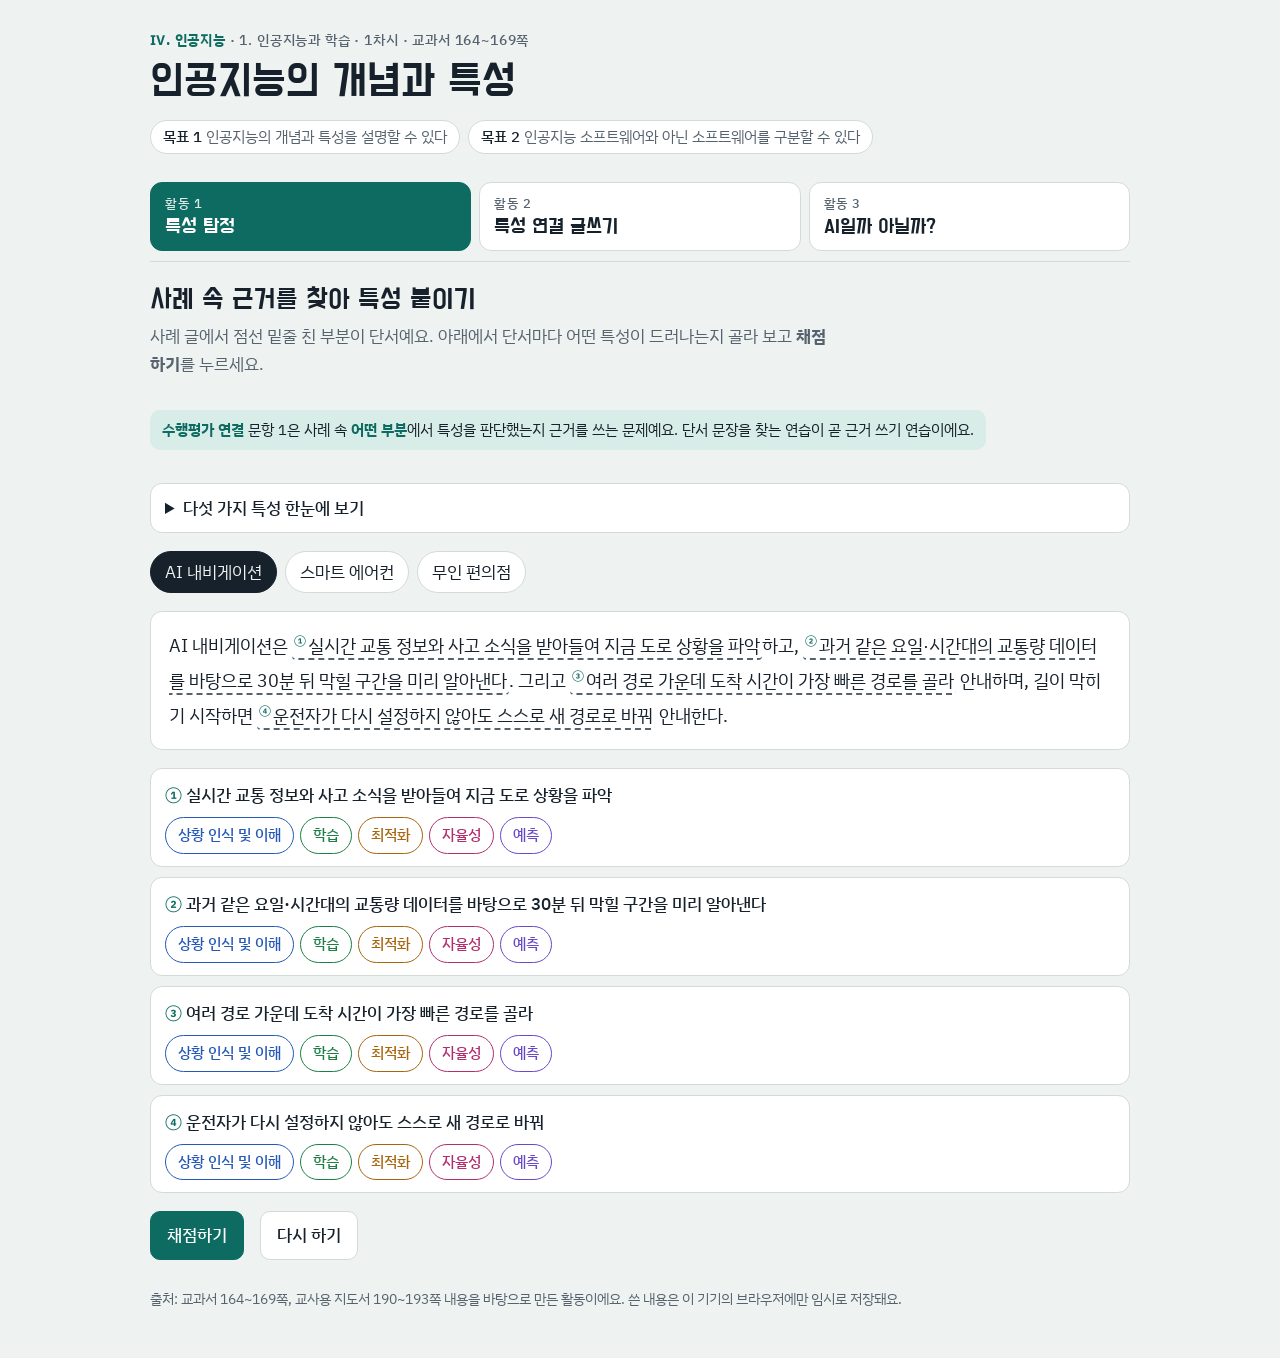
<file: ai-lesson1/index.html>
<!DOCTYPE html>
<html lang="ko">
<head>
<meta charset="utf-8">
<meta name="viewport" content="width=device-width, initial-scale=1, viewport-fit=cover">
<title>인공지능 1차시</title>
<meta name="claude:viewport-fit-sides" content="cover">
<link rel="preconnect" href="https://fonts.googleapis.com">
<link rel="preconnect" href="https://fonts.gstatic.com" crossorigin>
<link rel="stylesheet" href="https://fonts.googleapis.com/css2?family=Do+Hyeon&family=IBM+Plex+Sans+KR:wght@400;500;700&display=swap">
<style>
/* Layout: 교과서식 단원 머리띠 + 큰 활동 탭, 아래에 활동 카드. 특성 다섯 개는 고유색으로 끝까지 일관되게 */
:root{
  --bg:#eef2f0; --surface:#ffffff; --surface-2:#f6f8f7; --ink:#16212b; --muted:#56636e; --line:#d3dbd7;
  --accent:#0d6b62; --accent-ink:#ffffff; --accent-soft:#d8ece8;
  --ok:#1d7f46; --ok-soft:#dcf1e4; --bad:#b8322a; --bad-soft:#f8e0dd; --mid:#9a6a10; --mid-soft:#f6ecd4;
  --t-perc:#2459b8; --t-learn:#1d7f46; --t-opt:#a8650e; --t-auto:#b22e6f; --t-pred:#6a49c9;
  --display:"Do Hyeon","Apple SD Gothic Neo","Malgun Gothic",sans-serif;
  --body:"IBM Plex Sans KR","Apple SD Gothic Neo","Malgun Gothic",system-ui,sans-serif;
  --r:12px;
}
@media (prefers-color-scheme: dark){:root:not([data-theme="light"]){
  --bg:#111816; --surface:#19221f; --surface-2:#1f2a27; --ink:#e6ece9; --muted:#9caaa5; --line:#31403b;
  --accent:#4fc2b4; --accent-ink:#06201c; --accent-soft:#163a35;
  --ok:#5cc98a; --ok-soft:#183626; --bad:#f07a70; --bad-soft:#3d1d1a; --mid:#e3b45a; --mid-soft:#3a2e14;
  --t-perc:#78a6f5; --t-learn:#5cc98a; --t-opt:#e3a957; --t-auto:#f07ab3; --t-pred:#a993f5; color-scheme:dark}}
:root[data-theme="dark"]{
  --bg:#111816; --surface:#19221f; --surface-2:#1f2a27; --ink:#e6ece9; --muted:#9caaa5; --line:#31403b;
  --accent:#4fc2b4; --accent-ink:#06201c; --accent-soft:#163a35;
  --ok:#5cc98a; --ok-soft:#183626; --bad:#f07a70; --bad-soft:#3d1d1a; --mid:#e3b45a; --mid-soft:#3a2e14;
  --t-perc:#78a6f5; --t-learn:#5cc98a; --t-opt:#e3a957; --t-auto:#f07ab3; --t-pred:#a993f5; color-scheme:dark}
*{box-sizing:border-box}
[hidden]{display:none!important}
html,body{margin:0}
:root{padding-top:env(safe-area-inset-top,0px);padding-bottom:env(safe-area-inset-bottom,0px)}
body{background:var(--bg);color:var(--ink);font-family:var(--body);font-size:17px;line-height:1.65;
  padding-left:max(16px,env(safe-area-inset-left,0px));padding-right:max(16px,env(safe-area-inset-right,0px));padding-block:0 48px}
.wrap{max-width:980px;margin:0 auto}
[data-t="perc"]{--tc:var(--t-perc)} [data-t="learn"]{--tc:var(--t-learn)} [data-t="opt"]{--tc:var(--t-opt)}
[data-t="auto"]{--tc:var(--t-auto)} [data-t="pred"]{--tc:var(--t-pred)}
header.top{padding-block:28px 18px;display:grid;gap:6px}
.eyebrow{font-size:14px;letter-spacing:.06em;color:var(--muted);font-weight:500}
.eyebrow b{color:var(--accent)}
h1{font-family:var(--display);font-weight:400;font-size:clamp(30px,5vw,44px);line-height:1.15;margin:0;text-wrap:balance}
.goals{display:flex;flex-wrap:wrap;gap:8px;margin-top:6px}
.goal{font-size:14.5px;background:var(--surface);border:1px solid var(--line);border-radius:999px;padding:4px 12px;color:var(--muted)}
.goal b{color:var(--ink);font-weight:500}
nav.tabs{position:sticky;top:env(safe-area-inset-top,0px);z-index:5;background:var(--bg);padding-block:10px;display:grid;grid-template-columns:repeat(3,minmax(0,1fr));gap:8px;border-bottom:1px solid var(--line)}
body::before{content:"";position:fixed;inset:0 0 auto;height:env(safe-area-inset-top,0px);z-index:10;background:var(--bg)}
.tab{font:inherit;cursor:pointer;text-align:left;border:1.5px solid var(--line);background:var(--surface);color:var(--ink);border-radius:var(--r);padding:10px 14px;display:grid;gap:0;min-width:0}
.tab small{font-size:13px;color:var(--muted);font-weight:500;letter-spacing:.04em}
.tab span{font-family:var(--display);font-size:21px;line-height:1.25}
.tab[aria-selected="true"]{background:var(--accent);border-color:var(--accent);color:var(--accent-ink)}
.tab[aria-selected="true"] small{color:var(--accent-ink);opacity:.85}
.tab:focus-visible,button:focus-visible,textarea:focus-visible{outline:3px solid var(--accent);outline-offset:2px}
section.panel{padding-top:22px;display:grid;gap:18px}
.intro{display:grid;gap:4px}
.intro h2{font-family:var(--display);font-weight:400;font-size:28px;margin:0;line-height:1.2}
.intro p{margin:0;color:var(--muted);max-width:68ch}
.link-note{font-size:14.5px;background:var(--accent-soft);color:var(--ink);border-radius:10px;padding:8px 12px;max-width:max-content}
.link-note b{color:var(--accent)}
.bar{display:flex;flex-wrap:wrap;align-items:center;gap:10px 16px}
.score{font-variant-numeric:tabular-nums;font-weight:700;font-size:18px}
.btn{font:inherit;font-weight:500;cursor:pointer;border-radius:10px;padding:9px 16px;border:1.5px solid var(--line);background:var(--surface);color:var(--ink)}
.btn.primary{background:var(--accent);border-color:var(--accent);color:var(--accent-ink)}
.btn:disabled{opacity:.45;cursor:not-allowed}
/* 활동 1 */
.grid1{display:grid;grid-template-columns:repeat(auto-fill,minmax(270px,1fr));gap:12px}
.card{background:var(--surface);border:1px solid var(--line);border-radius:var(--r);padding:14px 16px;display:grid;gap:10px;align-content:start;min-width:0}
.card .thing{font-size:13.5px;font-weight:700;color:var(--muted);letter-spacing:.04em}
.card .desc{margin:0;font-size:16.5px}
.choice{display:grid;grid-template-columns:1fr 1fr;gap:8px}
.choice button{font:inherit;cursor:pointer;border-radius:10px;padding:8px;border:1.5px solid var(--line);background:var(--surface-2);color:var(--ink);font-weight:500}
.choice button[aria-pressed="true"]{border-color:var(--ink)}
.card.right{border-color:var(--ok);background:linear-gradient(var(--ok-soft),var(--ok-soft)) top/100% 4px no-repeat,var(--surface)}
.card.wrong{border-color:var(--bad);background:linear-gradient(var(--bad-soft),var(--bad-soft)) top/100% 4px no-repeat,var(--surface)}
.fb{font-size:15px;border-radius:8px;padding:8px 10px}
.fb.ok{background:var(--ok-soft)} .fb.no{background:var(--bad-soft)}
.fb b{display:block}
.rule{display:grid;grid-template-columns:1fr 1fr;gap:12px}
.rule > div{background:var(--surface);border:1px solid var(--line);border-radius:var(--r);padding:12px 14px;min-width:0}
.rule h3{margin:0 0 4px;font-size:16px}
.rule p{margin:0;font-size:15px;color:var(--muted)}
/* 특성 참고 */
details.ref{background:var(--surface);border:1px solid var(--line);border-radius:var(--r);padding:10px 14px}
details.ref summary{cursor:pointer;font-weight:500}
.refgrid{display:grid;grid-template-columns:repeat(auto-fill,minmax(170px,1fr));gap:8px;margin-top:10px}
.refgrid div{border-left:4px solid var(--tc);padding:2px 0 2px 10px;font-size:14.5px;min-width:0}
.refgrid b{color:var(--tc);display:block;font-size:15.5px}
/* 활동 2 */
.casepick{display:flex;flex-wrap:wrap;gap:8px}
.casepick button{font:inherit;cursor:pointer;border-radius:999px;padding:6px 14px;border:1.5px solid var(--line);background:var(--surface);color:var(--ink)}
.casepick button[aria-pressed="true"]{background:var(--ink);color:var(--bg);border-color:var(--ink)}
.casetext{background:var(--surface);border:1px solid var(--line);border-radius:var(--r);padding:16px 18px;font-size:18px;line-height:1.95;max-width:none}
.clue{border-bottom:2px dashed var(--muted);padding:1px 2px;border-radius:4px}
.clue sup{font-size:12px;font-weight:700;color:var(--accent);margin-right:2px}
.clue.tagged{border-bottom:3px solid var(--tc);background:color-mix(in srgb,var(--tc) 14%,transparent)}
.rows{display:grid;gap:10px}
.row{background:var(--surface);border:1px solid var(--line);border-radius:var(--r);padding:12px 14px;display:grid;gap:8px;min-width:0}
.row q{font-weight:500}
.row q::before{content:attr(data-n) "  ";color:var(--accent);font-weight:700}
.chips{display:flex;flex-wrap:wrap;gap:6px}
.chip{font:inherit;font-size:15px;cursor:pointer;border-radius:999px;padding:5px 12px;border:1.5px solid var(--tc);background:transparent;color:var(--tc);font-weight:500}
.chip[aria-pressed="true"]{background:var(--tc);color:var(--surface)}
.mark{font-size:15px;border-radius:8px;padding:6px 10px}
.mark.ok{background:var(--ok-soft)} .mark.no{background:var(--bad-soft)} .mark.mid{background:var(--mid-soft)}
/* 활동 3 */
.two{display:grid;grid-template-columns:minmax(0,1.25fr) minmax(0,1fr);gap:18px;align-items:start}
.step{display:grid;gap:8px}
.step h3{margin:0;font-size:16px;display:flex;gap:8px;align-items:baseline}
.step h3 i{font-style:normal;color:var(--accent);font-family:var(--display);font-size:20px;font-weight:400}
.prompt{background:var(--surface-2);border:1px dashed var(--line);border-radius:10px;padding:10px 12px;font-size:15.5px}
.pairsel{display:grid;grid-template-columns:1fr 1fr;gap:10px}
.pairsel > div{display:grid;gap:6px;min-width:0}
.pairsel label{font-size:14px;color:var(--muted);font-weight:500}
textarea{font:inherit;font-size:16px;width:100%;min-height:92px;resize:vertical;border:1.5px solid var(--line);border-radius:10px;padding:10px 12px;background:var(--surface);color:var(--ink)}
textarea.rel{min-height:120px}
.evpick{display:flex;flex-wrap:wrap;gap:6px;align-items:center}
.evpick .pl{width:100%;font-size:13px;font-weight:700;color:var(--muted);letter-spacing:.04em}
.evchip{font:inherit;font-size:14.5px;line-height:1.45;text-align:left;cursor:pointer;border:1.5px dashed var(--line);background:var(--surface);color:var(--ink);border-radius:10px;padding:6px 10px;max-width:100%}
.evchip:hover{border-color:var(--accent)}
.evchip[aria-pressed="true"]{border-style:solid;border-color:var(--accent);background:var(--accent-soft)}
.evchip:focus-visible{outline:3px solid var(--accent);outline-offset:2px}
.starter{font-size:14px;color:var(--muted)}
.check{position:sticky;top:calc(env(safe-area-inset-top,0px) + 92px);background:var(--surface);border:1px solid var(--line);border-radius:var(--r);padding:14px 16px;display:grid;gap:10px}
.check h3{margin:0;font-family:var(--display);font-weight:400;font-size:22px}
.check ul{list-style:none;margin:0;padding:0;display:grid;gap:8px}
.check li{display:grid;grid-template-columns:24px 1fr;gap:6px;font-size:15px;align-items:start}
.check li .dot{width:20px;height:20px;border-radius:50%;border:2px solid var(--line);margin-top:3px;display:grid;place-items:center;font-size:12px;font-weight:700}
.check li.done .dot{background:var(--ok);border-color:var(--ok);color:var(--surface)}
.check li .hint{display:block;color:var(--muted);font-size:13.5px}
.level{border-radius:10px;padding:10px 12px;font-weight:500}
.level small{display:block;font-weight:400;color:var(--muted);font-size:13px}
.model{background:var(--surface-2);border-radius:10px;padding:12px 14px;font-size:15.5px}
.model p{margin:0 0 6px}
.toast{font-size:14px;color:var(--ok);min-height:1.2em}
footer{margin-top:28px;font-size:13.5px;color:var(--muted);display:grid;gap:12px}
footer p{margin:0}
a.btn{text-decoration:none;display:inline-flex;align-items:center}
.teacher{color:var(--ink);font-size:15px}
.tset{display:grid;gap:10px;margin-top:10px}
.trow{display:flex;flex-wrap:wrap;gap:8px}
.trow input{font:inherit;flex:1 1 260px;min-width:0;border:1.5px solid var(--line);border-radius:10px;padding:8px 12px;background:var(--surface);color:var(--ink)}
.trow input:focus-visible{outline:3px solid var(--accent);outline-offset:2px}
.tstatus{font-weight:500;min-height:1.2em}
.tstatus.ok{color:var(--ok)} .tstatus.no{color:var(--bad)}
.tbox{display:grid;gap:6px;background:var(--surface-2);border-radius:10px;padding:10px 12px;min-width:0}
.tbox code,.tset code{font-size:13.5px;word-break:break-all;overflow-wrap:anywhere}
.trow label{align-self:center}
.trow input.num{flex:0 0 5.5em}
.btn.sm{padding:5px 10px;font-size:14px}
.classpick{display:inline-flex;align-items:center;gap:6px;font-weight:500}
.classpick select{font:inherit;border:1.5px solid var(--line);border-radius:10px;padding:8px 10px;background:var(--surface);color:var(--ink)}
.classpick select:focus-visible{outline:3px solid var(--accent);outline-offset:2px}
.crows{display:grid;gap:6px}
.crow{display:grid;grid-template-columns:6.5em minmax(0,1fr) auto;gap:6px}
.crow input{font:inherit;font-size:15px;min-width:0;border:1.5px solid var(--line);border-radius:10px;padding:7px 10px;background:var(--surface);color:var(--ink)}
.crow input:focus-visible{outline:3px solid var(--accent);outline-offset:1px}
.crow input.bad{border-color:var(--bad);background:var(--bad-soft)}
.clinks{list-style:none;margin:0;padding:0;display:grid;gap:6px}
.clinks li{display:grid;grid-template-columns:4.5em minmax(0,1fr) auto;gap:8px;align-items:center}
.snippet{margin:0;font-size:13px;background:var(--surface);border:1px solid var(--line);border-radius:8px;padding:8px 10px;overflow-x:auto;white-space:pre;color:var(--ink)}
@media (max-width:760px){
  .two{grid-template-columns:minmax(0,1fr)} .check{position:static}
  .tab span{font-size:17px} .tab{padding:8px 10px}
  .rule{grid-template-columns:minmax(0,1fr)}
}
@media (max-width:440px){ .pairsel{grid-template-columns:minmax(0,1fr)} .tab small{display:none} }
@media (prefers-reduced-motion:no-preference){ .card,.clue,.chip,.tab{transition:background-color .15s,border-color .15s} }
</style>
</head>
<body>
<div class="wrap">
  <header class="top">
    <div class="eyebrow"><b>Ⅳ. 인공지능</b> · 1. 인공지능과 학습 · 1차시 · 교과서 164~169쪽</div>
    <h1>인공지능의 개념과 특성</h1>
    <div class="goals">
      <span class="goal"><b>목표 1</b> 인공지능의 개념과 특성을 설명할 수 있다</span>
      <span class="goal"><b>목표 2</b> 인공지능 소프트웨어와 아닌 소프트웨어를 구분할 수 있다</span>
    </div>
  </header>

  <nav class="tabs" role="tablist" aria-label="활동">
    <button class="tab" role="tab" id="tab-detective" aria-controls="detective" data-k="detective"><small>활동 1</small><span>특성 탐정</span></button>
    <button class="tab" role="tab" id="tab-connect" aria-controls="connect" data-k="connect"><small>활동 2</small><span>특성 연결 글쓰기</span></button>
    <button class="tab" role="tab" id="tab-ai-or-not" aria-controls="ai-or-not" data-k="ai-or-not"><small>활동 3</small><span>AI일까 아닐까?</span></button>
  </nav>

  <!-- 활동 3: AI일까 아닐까? -->
  <section class="panel" id="ai-or-not" role="tabpanel" aria-labelledby="tab-ai-or-not">
    <div class="intro">
      <h2>이 기능, 인공지능일까?</h2>
      <p>생활 속 기능 10가지를 보고 인공지능이면 <b>AI ○</b>, 아니면 <b>AI 아님 ×</b>를 눌러 보세요. 누르면 바로 이유가 나와요.</p>
    </div>
    <div class="rule">
      <div><h3>‘지각’과 ‘인식’은 달라요</h3><p>센서로 무엇이 ‘있다’는 것만 아는 건 <b>지각</b>, 그것이 ‘무엇인지’ 이해하는 건 <b>인식</b>이에요. 인식은 인공지능의 특성이에요.</p></div>
      <div><h3>입력이 같으면 결과도 같을까?</h3><p>정해진 규칙만 반복하면 인공지능이 아니에요. 인공지능은 데이터를 학습해서 상황에 따라 다르게 판단해요.</p></div>
    </div>
    <div class="bar">
      <span class="score" id="s1">0 / 10 맞힘</span>
      <button class="btn" id="reset1">처음부터 다시</button>
    </div>
    <div class="grid1" id="grid1"></div>
  </section>

  <!-- 활동 1: 특성 탐정 -->
  <section class="panel" id="detective" role="tabpanel" aria-labelledby="tab-detective" hidden>
    <div class="intro">
      <h2>사례 속 근거를 찾아 특성 붙이기</h2>
      <p>사례 글에서 점선 밑줄 친 부분이 단서예요. 아래에서 단서마다 어떤 특성이 드러나는지 골라 보고 <b>채점하기</b>를 누르세요.</p>
    </div>
    <p class="link-note"><b>수행평가 연결</b> 문항 1은 사례 속 <b>어떤 부분</b>에서 특성을 판단했는지 근거를 쓰는 문제예요. 단서 문장을 찾는 연습이 곧 근거 쓰기 연습이에요.</p>
    <details class="ref"><summary>다섯 가지 특성 한눈에 보기</summary><div class="refgrid" id="ref2"></div></details>
    <div class="casepick" id="pick2" aria-label="사례 고르기"></div>
    <div class="casetext" id="text2"></div>
    <div class="rows" id="rows2"></div>
    <div class="bar">
      <button class="btn primary" id="grade2">채점하기</button>
      <button class="btn" id="reset2">다시 하기</button>
      <span class="score" id="s2"></span>
    </div>
  </section>

  <!-- 활동 2: 특성 연결 글쓰기 -->
  <section class="panel" id="connect" role="tabpanel" aria-labelledby="tab-connect" hidden>
    <div class="intro">
      <h2>특성 두 개를 근거와 함께 연결해 쓰기</h2>
      <p>수행평가 문항 1과 같은 형식이에요. 사례를 고르고, 근거 고르기 → 특성 고르기를 두 번 한 뒤 두 특성을 연결해서 설명해 보세요. 오른쪽 점검표가 쓰는 동안 바로 확인해 줘요.</p>
    </div>
    <p class="link-note"><b>채점기준 5점</b> 특성 2가지를 정확히 찾고 · 사례 속 구체적 근거로 설명하고 · 두 특성이 어떻게 연결되어 작동하는지 논리적으로 서술</p>
    <div class="two">
      <div class="step" style="gap:18px">
        <div class="step">
          <h3><i>1</i> 사례 고르기</h3>
          <div class="casepick" id="pick3"></div>
          <div class="casetext" id="text3" style="font-size:17px;line-height:1.8"></div>
          <div class="prompt" id="prompt3"></div>
        </div>
        <div class="step">
          <h3><i>2</i> 첫 번째 근거와 특성</h3>
          <label class="starter">먼저 지문에서 인공지능의 특성이 드러나는 부분을 누르세요. 누르면 아래 칸에 자동으로 들어가요.</label>
          <div class="evpick" id="evpick1"></div>
          <label class="starter">이 부분에서 나타나는 특성을 고르세요.</label>
          <div class="chips" id="t1"></div>
          <label for="ev1" class="starter">근거 문장 · 필요하면 설명을 덧붙여도 돼요.</label>
          <textarea id="ev1" placeholder="예) '○○○'라는 부분에서 ○○ 특성이 나타난다."></textarea>
        </div>
        <div class="step">
          <h3><i>3</i> 두 번째 근거와 특성</h3>
          <label class="starter">첫 번째와 다른 특성이 드러나는 부분을 누르세요.</label>
          <div class="evpick" id="evpick2"></div>
          <label class="starter">이 부분에서 나타나는 특성을 고르세요.</label>
          <div class="chips" id="t2"></div>
          <label for="ev2" class="starter">근거 문장 · 필요하면 설명을 덧붙여도 돼요.</label>
          <textarea id="ev2" placeholder="예) '○○○'라는 부분에서 ○○ 특성이 나타난다."></textarea>
        </div>
        <div class="step">
          <h3><i>4</i> 두 특성을 연결해서 설명하기</h3>
          <label for="rel" class="starter" id="starter3"></label>
          <textarea id="rel" class="rel"></textarea>
        </div>
        <div class="bar">
          <label class="classpick" id="classWrap" hidden>우리 반 <select id="classSel"></select></label>
          <a class="btn primary" id="padlet3" target="_blank" rel="noopener" hidden>복사하고 패들렛에 붙이기 ↗</a>
          <button class="btn" id="copy3">내 답안 복사하기</button>
          <button class="btn" id="model3">예시 답안 보기</button>
          <button class="btn" id="clear3">지우기</button>
          <span class="toast" id="toast3" aria-live="polite"></span>
        </div>
        <p class="mark no" id="padletBad" hidden>선생님이 준 링크가 중간에 잘려서 우리 반 패들렛 목록을 불러오지 못했어요. 노션 수업 링크나 QR 코드로 다시 들어와 주세요.</p>
        <p class="starter" id="padletHelp" hidden><span id="classHint">우리 반을 고른 뒤 </span>버튼을 누르면 답안이 복사되고 패들렛이 새 탭으로 열려요. 패들렛의 <b>‘특성 연결 글쓰기’ 섹션</b> 아래 <b>+</b>를 눌러 게시물 내용에 붙여 넣기(Ctrl+V) 하세요. 제목에는 학번과 이름을 써 주세요.</p>
        <div class="model" id="modelbox" hidden></div>
      </div>
      <aside class="check" aria-live="polite">
        <h3>자가 점검표</h3>
        <ul id="checks"></ul>
        <div class="level" id="level"></div>
      </aside>
    </div>
  </section>

  <footer>
    <p>출처: 교과서 164~169쪽, 교사용 지도서 190~193쪽 내용을 바탕으로 만든 활동이에요. 쓴 내용은 이 기기의 브라우저에만 임시로 저장돼요.</p>
    <details class="ref teacher" id="teacher" hidden>
      <summary>선생님 설정 · 반별 패들렛 연결</summary>
      <div class="tset">
        <p>반마다 활동 2(특성 연결 글쓰기) 답안을 받을 패들렛 주소를 넣으세요. <b>padlet.com</b> 주소만 쓸 수 있어요. 패들렛을 하나만 쓴다면 한 줄만 채우면 돼요.</p>
        <div class="trow">
          <label for="classCount" class="starter">반 수</label>
          <input id="classCount" class="num" type="number" min="1" max="30" value="9">
          <button class="btn" id="makeRows">반 수만큼 줄 만들기</button>
        </div>
        <div class="crows" id="classRows"></div>
        <div class="trow">
          <button class="btn" id="addRow">+ 반 추가</button>
          <button class="btn primary" id="saveRows">이 기기에 저장</button>
          <button class="btn" id="clearRows">모두 지우기</button>
        </div>
        <p class="tstatus" id="padletStatus" aria-live="polite"></p>
        <p class="starter" id="activeNow"></p>
        <div class="tbox" id="shareBox" hidden>
          <b>전체 반 공용 링크</b>
          <span class="starter">학생이 활동 2에서 자기 반을 골라 제출해요. 노션처럼 한곳에 링크 하나만 올릴 때 좋아요. 이 링크로 한 번 들어온 기기는 반 목록을 기억해서, 다음에 그냥 주소로 들어와도 패들렛 버튼이 나와요.</span>
          <code id="shareLink"></code>
          <div><button class="btn sm" data-copy="shareLink">링크 복사</button></div>
          <b>반별 링크</b>
          <span class="starter">반이 정해진 링크라서 학생이 반을 고를 필요가 없어요. 반마다 다른 곳(클래스룸 등)에 올릴 때 좋아요.</span>
          <ul class="clinks" id="classLinks"></ul>
          <b>코드에 넣을 설정</b>
          <span class="starter">index.html 스크립트 맨 위의 <code>PADLETS</code> 부분을 이 내용으로 바꾸면, 링크에 아무것도 붙이지 않아도 이 반 목록이 항상 적용돼요.</span>
          <pre class="snippet" id="codeSnippet"></pre>
          <div><button class="btn sm" data-copy="codeSnippet">설정 복사</button></div>
        </div>
        <p class="starter">이 설정 칸은 사이트 주소 끝에 <code>#teacher</code>를 붙여 열 때만 보여요. 학생 화면과 학생용 링크에서는 보이지 않아요.</p>
        <p class="starter">적용 순서: ① 학생용 링크(공용·반별) → ② 코드에 적은 <code>PADLETS</code> → ③ 이 기기에 저장한 목록(전자칠판처럼 한 기기에서만 쓸 때).</p>
      </div>
    </details>
  </footer>
</div>

<script>
/* ===== 선생님 설정: 반별 패들렛 =====
   ["반 이름", "패들렛 주소"] 를 한 줄에 하나씩 넣으세요. 반 수는 학교에 맞게 줄을 늘리거나 줄이면 돼요.
   비워 두면 사이트 주소 끝에 #teacher 를 붙여 연 '선생님 설정'에서 정할 수 있어요.
   예)
   const PADLETS = [
     ["1반", "https://padlet.com/teacher/ai-1"],
     ["2반", "https://padlet.com/teacher/ai-2"],
   ];  */
const PADLETS = [
];
/* =================================== */
const TRAITS=[
 {id:'perc',name:'상황 인식 및 이해',def:'센서·카메라로 주변 정보를 받아들이고 그것이 무엇인지 이해함'},
 {id:'learn',name:'학습',def:'데이터를 바탕으로 배워서 점점 더 잘하게 됨'},
 {id:'opt',name:'최적화',def:'여러 조건을 따져 가장 좋은 답을 찾음'},
 {id:'auto',name:'자율성',def:'사람이 시키지 않아도 스스로 결정하고 행동함'},
 {id:'pred',name:'예측',def:'학습한 데이터로 앞으로 일어날 일을 미리 알아내고 대비함'}];
const TN=Object.fromEntries(TRAITS.map(t=>[t.id,t.name]));
const $=s=>document.querySelector(s);
const esc=s=>s.replace(/[&<>"]/g,c=>({'&':'&amp;','<':'&lt;','>':'&gt;','"':'&quot;'}[c]));
const store={get(k,d){try{const v=localStorage.getItem('ai1-'+k);return v?JSON.parse(v):d}catch(e){return d}},set(k,v){try{localStorage.setItem('ai1-'+k,JSON.stringify(v))}catch(e){}}};

/* 탭 */
const KEYS=['detective','connect','ai-or-not'];
function showTab(k){ if(!KEYS.includes(k))k=KEYS[0];
  KEYS.forEach(x=>{ $('#'+x).hidden=x!==k; document.querySelector(`.tab[data-k="${x}"]`).setAttribute('aria-selected',x===k);});
  store.set('tab',k); }
document.querySelectorAll('.tab').forEach(b=>b.addEventListener('click',()=>{showTab(b.dataset.k); try{history.replaceState(null,'','#'+b.dataset.k)}catch(e){} window.scrollTo({top:0})}));
{ const h=(location.hash||'').slice(1); showTab(KEYS.includes(h)?h:store.get('tab','detective')); }

/* 활동 1 */
const ITEMS=[
 {th:'냉장고',d:'문을 1분 넘게 열어 두면 경고음이 울린다.',ai:false,w:'문이 열린 시간을 재다가 정해진 시간이 지나면 울리는 규칙일 뿐이에요. 무엇이 들어 있는지 이해하지 않아요.'},
 {th:'냉장고',d:'카메라로 안에 든 식품이 무엇인지 알아보고, 유통기한이 가까운 재료로 만들 메뉴를 추천한다.',ai:true,w:'식품이 ‘무엇인지’ 알아보는 인식이 있고, 상황에 맞는 메뉴를 판단해요.'},
 {th:'스마트폰 키보드',d:'내가 평소 쓰는 말투를 배워서 다음에 쓸 단어를 추천한다.',ai:true,w:'내가 쓴 문장 데이터를 학습해서 다음 단어를 예측해요. 사람마다 추천이 달라요.'},
 {th:'계산기 앱',d:'같은 수식을 넣으면 언제나 같은 답을 보여 준다.',ai:false,w:'입력이 같으면 결과가 항상 같아요. 미리 정해진 규칙대로 계산하는 소프트웨어예요.'},
 {th:'자동문',d:'센서 앞에 물체가 감지되면 문이 열린다.',ai:false,w:'무엇이 ‘있다’는 것만 아는 지각이에요. 사람인지 상자인지는 구별하지 않아요.'},
 {th:'학교 CCTV',d:'영상 속에서 쓰러진 사람을 알아보고 관리실에 알린다.',ai:true,w:'장면이 ‘쓰러진 사람’이라는 것을 이해하는 인식이에요.'},
 {th:'엘리베이터',d:'버튼이 눌린 순서대로 층에 멈춘다.',ai:false,w:'버튼 순서라는 정해진 규칙만 따라요.'},
 {th:'엘리베이터',d:'시간대별 이용 기록을 학습해서 출근 시간 전에 미리 1층에 내려가 기다린다.',ai:true,w:'이용 기록을 학습해서 사람이 몰릴 때를 예측하고, 스스로 움직여요.'},
 {th:'번역 앱',d:'사진 속 외국어 간판 글자를 알아보고 우리말로 바꿔 보여 준다.',ai:true,w:'사진 속 글자를 알아보고 뜻을 이해해서 번역해요.'},
 {th:'전자칠판 타이머',d:'설정한 시간이 끝나면 알람이 울린다.',ai:false,w:'설정한 시간이 지나면 울리는 정해진 명령이에요.'}];
let a1=store.get('a1',{});
function render1(){
  const g=$('#grid1'); g.innerHTML='';
  let ok=0;
  ITEMS.forEach((it,i)=>{
    const pick=a1[i]; const answered=pick!==undefined; const right=answered&&pick===it.ai; if(right)ok++;
    const c=document.createElement('div'); c.className='card'+(answered?(right?' right':' wrong'):'');
    c.innerHTML=`<span class="thing">${esc(it.th)}</span><p class="desc">${esc(it.d)}</p>
      <div class="choice"><button data-v="1" aria-pressed="${pick===true}">AI ○</button><button data-v="0" aria-pressed="${pick===false}">AI 아님 ×</button></div>
      ${answered?`<div class="fb ${right?'ok':'no'}"><b>${right?'맞았어요':'다시 생각해 봐요'} · 정답: ${it.ai?'인공지능 ○':'인공지능 아님 ×'}</b>${esc(it.w)}</div>`:''}`;
    c.querySelectorAll('button').forEach(b=>b.addEventListener('click',()=>{a1[i]=b.dataset.v==='1';store.set('a1',a1);render1();}));
    g.appendChild(c);
  });
  const n=Object.keys(a1).length;
  $('#s1').textContent=`${ok} / 10 맞힘`+(n<10?` · ${10-n}개 남음`:' · 완료!');
}
$('#reset1').addEventListener('click',()=>{a1={};store.set('a1',a1);render1();});
render1();

/* 사례 */
const CASES=[
 {id:'nav',name:'AI 내비게이션',
  parts:['AI 내비게이션은 ',{c:'실시간 교통 정보와 사고 소식을 받아들여 지금 도로 상황을 파악',a:'perc',why:'센서·통신으로 받은 정보를 바탕으로 지금 도로가 어떤 상황인지 이해해요.'},'하고, ',
   {c:'과거 같은 요일·시간대의 교통량 데이터를 바탕으로 30분 뒤 막힐 구간을 미리 알아낸다',a:'pred',alt:['learn'],why:'앞으로 일어날 일(30분 뒤 정체)을 미리 알아내므로 예측이에요. 과거 데이터를 쓴다는 점에서 학습과도 이어져요.'},'. 그리고 ',
   {c:'여러 경로 가운데 도착 시간이 가장 빠른 경로를 골라',a:'opt',why:'여러 선택지를 비교해 가장 좋은 답을 고르므로 최적화예요.'},' 안내하며, 길이 막히기 시작하면 ',
   {c:'운전자가 다시 설정하지 않아도 스스로 새 경로로 바꿔',a:'auto',why:'사람의 개입 없이 스스로 결정해서 행동하므로 자율성이에요.'},' 안내한다.'],
  has:['perc','pred','opt','auto','learn']},
 {id:'aircon',name:'스마트 에어컨',
  parts:['스마트 에어컨은 ',{c:'카메라와 센서로 방 안 어디에 사람이 몇 명 있는지 알아본다',a:'perc',why:'센서로 주변을 살피고 ‘사람이 어디에 몇 명’인지 이해하므로 상황 인식 및 이해예요.'},'. 또 ',
   {c:'가족이 평소 좋아하는 온도와 바람 세기를 여러 날 동안 기록해 배운다',a:'learn',why:'쌓인 데이터를 바탕으로 배우므로 학습이에요.'},'. 이를 바탕으로 ',
   {c:'전기 요금은 아끼면서 모두가 쾌적하게 느끼는 온도를 찾아',a:'opt',why:'전기 요금과 쾌적함이라는 여러 조건을 함께 따져 가장 좋은 온도를 찾으므로 최적화예요.'},' 맞추고, ',
   {c:'사람이 리모컨을 누르지 않아도 스스로 바람 방향을 사람 쪽으로 바꾼다',a:'auto',why:'사람이 시키지 않아도 스스로 행동하므로 자율성이에요.'},'.'],
  has:['perc','learn','opt','auto']},
 {id:'store',name:'무인 편의점',
  parts:['무인 편의점의 ',{c:'천장 카메라는 손님이 집은 물건이 무엇인지 알아본다',a:'perc',why:'카메라로 본 물건이 ‘무엇인지’ 이해하므로 상황 인식 및 이해예요.'},'. 손님이 ',
   {c:'계산대에 들르지 않고 그냥 나가도 시스템이 스스로 결제를 마친다',a:'auto',why:'직원이나 손님이 시키지 않아도 스스로 결제를 결정하므로 자율성이에요.'},'. 또 ',
   {c:'요일별·날씨별 판매 기록을 학습하여',a:'learn',why:'판매 기록 데이터를 바탕으로 배우므로 학습이에요.'},' ',
   {c:'다음 주에 많이 팔릴 상품을 미리 예상해',a:'pred',why:'앞으로 팔릴 상품을 미리 알아내므로 예측이에요.'},' 주문해 둔다.'],
  has:['perc','auto','learn','pred']}];
const clues=cs=>cs.parts.filter(p=>typeof p==='object');
function caseHTML(cs,tags,numbered){ let n=0;
  return cs.parts.map(p=>{ if(typeof p==='string')return esc(p); n++; const t=tags&&tags[n-1];
    return `<span class="clue${t?' tagged':''}"${t?` data-t="${t}"`:''}>${numbered?`<sup>${'①②③④⑤'[n-1]}</sup>`:''}${esc(p.c)}</span>`;}).join('');}
function refGrid(el){ el.innerHTML=TRAITS.map(t=>`<div data-t="${t.id}"><b>${t.name}</b>${t.def}</div>`).join(''); }
refGrid($('#ref2'));

/* 활동 2 */
let c2=store.get('c2',0), a2=store.get('a2',{}), graded2=false;
function pickers(el,cur,on){ el.innerHTML=CASES.map((c,i)=>`<button aria-pressed="${i===cur}" data-i="${i}">${c.name}</button>`).join('');
  el.querySelectorAll('button').forEach(b=>b.addEventListener('click',()=>on(+b.dataset.i))); }
function render2(){
  const cs=CASES[c2], cl=clues(cs), ans=a2[cs.id]||[];
  pickers($('#pick2'),c2,i=>{c2=i;store.set('c2',i);graded2=false;render2();});
  $('#text2').innerHTML=caseHTML(cs,ans,true);
  const rows=$('#rows2'); rows.innerHTML='';
  let ok=0;
  cl.forEach((p,i)=>{
    const r=document.createElement('div'); r.className='row';
    let mk='';
    if(graded2){ const v=ans[i];
      if(v===p.a){ok++; mk=`<div class="mark ok"><b>정답</b> · ${esc(p.why)}</div>`;}
      else if(p.alt&&p.alt.includes(v)){ok+=.5; mk=`<div class="mark mid"><b>부분 정답</b> · 더 잘 맞는 특성은 ‘${TN[p.a]}’이에요. ${esc(p.why)}</div>`;}
      else mk=`<div class="mark no"><b>${v?'아쉬워요':'고르지 않았어요'}</b> · 정답은 ‘${TN[p.a]}’. ${esc(p.why)}</div>`; }
    r.innerHTML=`<q data-n="${'①②③④⑤'[i]}">${esc(p.c)}</q><div class="chips">${TRAITS.map(t=>`<button class="chip" data-t="${t.id}" aria-pressed="${ans[i]===t.id}">${t.name}</button>`).join('')}</div>${mk}`;
    r.querySelectorAll('.chip').forEach(b=>b.addEventListener('click',()=>{const a=a2[cs.id]||[];a[i]=b.dataset.t;a2[cs.id]=a;store.set('a2',a2);graded2=false;render2();}));
    rows.appendChild(r);
  });
  $('#s2').textContent=graded2?`${ok} / ${cl.length}`:'';
}
$('#grade2').addEventListener('click',()=>{graded2=true;render2();});
$('#reset2').addEventListener('click',()=>{a2[CASES[c2].id]=[];store.set('a2',a2);graded2=false;render2();});
render2();

/* 활동 3 */
const RELS=[
 {id:'link',name:'연결해서 설명하기',q:'두 특성이 이 사례에서 어떻게 서로 연결되어 작동하는지 서술하시오.',st:'시작 문장 예) ○○ 특성으로 ~한 결과가 △△ 특성의 바탕이 되어 ~할 수 있다.',kw:['바탕','이용','덕분','결과','이어','연결','그래서','때문','통해','활용']},
 {id:'order',name:'순서 관계 쓰기',q:'두 특성 중 무엇이 먼저 이루어져야 다른 하나가 가능한지, 그 순서 관계를 서술하시오.',st:'시작 문장 예) ○○이(가) 먼저 이루어져야 △△이(가) 가능하다. 왜냐하면 ~',kw:['먼저','해야','있어야','다음','그 후','뒤에','때문','되어야']},
 {id:'lack',name:'하나가 없다면?',q:'두 특성 중 하나가 없다면 어떤 문제가 생길 수 있을지 예를 들어 서술하시오.',st:'시작 문장 예) 만약 ○○ 특성이 없다면 ~ 문제가 생긴다. 예를 들어 ~',kw:['없다면','없으면','없어서','못','않','문제','불편','위험']}];
const MODEL={
 nav:{pair:['pred','opt'],
  ev:['예측 특성은 ‘과거 같은 요일·시간대의 교통량 데이터를 바탕으로 30분 뒤 막힐 구간을 미리 알아낸다’는 부분에서 나타난다. 아직 일어나지 않은 정체를 미리 알아내기 때문이다.','최적화 특성은 ‘여러 경로 가운데 도착 시간이 가장 빠른 경로를 고른다’는 부분에서 나타난다. 여러 선택지를 비교해 가장 좋은 답을 찾기 때문이다.'],
  link:'내비게이션은 먼저 30분 뒤 막힐 구간을 예측하고, 그 예측 결과를 경로를 고르는 조건으로 사용해 가장 빠른 경로를 찾는다. 예측한 결과가 최적화의 재료가 되어 두 특성이 이어져 작동한다.',
  order:'예측이 먼저 이루어져야 최적화가 가능하다. 앞으로 어느 구간이 막힐지 알아야 그 구간을 피하는 가장 빠른 경로를 고를 수 있기 때문이다.',
  lack:'예측 특성이 없다면 지금은 뚫려 있지만 곧 막힐 길을 가장 빠른 경로라고 안내할 수 있다. 그러면 운전자는 가는 도중에 정체에 갇혀 오히려 더 늦게 도착하게 된다.'},
 aircon:{pair:['learn','opt'],
  ev:['학습 특성은 ‘가족이 평소 좋아하는 온도와 바람 세기를 여러 날 동안 기록해 배운다’는 부분에서 나타난다. 쌓인 데이터를 바탕으로 배우기 때문이다.','최적화 특성은 ‘전기 요금은 아끼면서 모두가 쾌적하게 느끼는 온도를 찾는다’는 부분에서 나타난다. 전기 요금과 쾌적함이라는 여러 조건을 함께 따져 가장 좋은 온도를 찾기 때문이다.'],
  link:'에어컨은 학습으로 알게 된 가족의 선호 온도와 바람 세기를 기준으로 삼아, 전기 요금까지 고려한 가장 알맞은 온도를 찾는다. 학습한 결과가 최적화의 기준이 되어 두 특성이 연결된다.',
  order:'학습이 먼저 이루어져야 최적화가 가능하다. 가족이 어떤 온도를 쾌적하게 느끼는지 먼저 배워야 그 기준에 맞는 가장 좋은 온도를 찾을 수 있기 때문이다.',
  lack:'학습 특성이 없다면 에어컨은 모든 집에 똑같은 기본 온도를 맞춘다. 예를 들어 추위를 많이 타는 가족에게는 너무 춥고, 필요 이상으로 세게 틀어 전기 요금도 낭비될 수 있다.'},
 store:{pair:['perc','auto'],
  ev:['상황 인식 및 이해 특성은 ‘천장 카메라는 손님이 집은 물건이 무엇인지 알아본다’는 부분에서 나타난다. 물건이 있다는 것만이 아니라 무엇인지 이해하기 때문이다.','자율성 특성은 ‘계산대에 들르지 않고 그냥 나가도 시스템이 스스로 결제를 마친다’는 부분에서 나타난다. 사람이 시키지 않아도 스스로 결제를 결정하기 때문이다.'],
  link:'카메라가 손님이 집은 물건이 무엇인지 인식하면, 시스템은 그 결과를 바탕으로 직원 없이 스스로 결제 금액을 정해 결제한다. 인식한 정보가 자율적인 판단의 바탕이 되어 두 특성이 이어져 작동한다.',
  order:'상황 인식 및 이해가 먼저 이루어져야 자율성이 가능하다. 손님이 무엇을 집었는지 알아야 사람의 도움 없이 스스로 얼마를 결제할지 결정할 수 있기 때문이다.',
  lack:'상황 인식 및 이해 특성이 없다면 시스템은 손님이 무엇을 집었는지 알 수 없어 결제를 하지 못하거나 잘못된 금액을 결제한다. 결국 직원이 다시 계산해야 해서 무인으로 운영할 수 없게 된다.'}};
const REL=RELS[0]; /* 질문 유형은 '연결해서 설명하기' 하나로 통일 */
let d3=store.get('d3',{c:0,r:0,t1:null,t2:null,ev1:'',ev2:'',rel:''});
function chipRow(el,key){ el.innerHTML=TRAITS.map(t=>`<button class="chip" data-t="${t.id}" aria-pressed="${d3[key]===t.id}">${t.name}</button>`).join('');
  el.querySelectorAll('.chip').forEach(b=>b.addEventListener('click',()=>{ const prev=d3[key]; d3[key]=prev===b.dataset.t?null:b.dataset.t; const ek=key==='t1'?'ev1':'ev2';
    /* 근거 문장 속 특성 이름을 고른 특성으로 바꿈(먼저 근거를 누르면 '○○ 특성'으로 들어가 있음) */
    const from=`부분에서 ${prev?TN[prev]:'○○'} 특성이`, to=`부분에서 ${d3[key]?TN[d3[key]]:'○○'} 특성이`;
    if((d3[ek]||'').includes(from)) d3[ek]=d3[ek].split(from).join(to); save3();render3();})); }
function save3(){store.set('d3',d3);}
function render3(){
  const cs=CASES[d3.c], rel=REL;
  pickers($('#pick3'),d3.c,i=>{d3.c=i;save3();$('#modelbox').hidden=true;render3();});
  $('#text3').innerHTML=caseHTML(cs,null,false).replace(/class="clue"/g,'');
  $('#prompt3').innerHTML=`인공지능의 특성(상황 인식 및 이해, 학습, 최적화, 자율성, 예측) 중 이 사례에서 나타나는 특성을 2가지 찾아 각각 어떤 부분에서 그렇게 판단했는지 근거를 들어 설명하시오. 그리고 <b>${esc(rel.q)}</b>`;
  $('#starter3').textContent=rel.st;
  $('#rel').placeholder=rel.st.replace('시작 문장 예) ','');
  chipRow($('#t1'),'t1'); chipRow($('#t2'),'t2');
  ['ev1','ev2','rel'].forEach(k=>{ if($('#'+k).value!==d3[k]) $('#'+k).value=d3[k]; });
  renderEvPick();
  checks3();
}
/* 받침에 따라 '이라는/라는' */
function rn(s){ const ch=[...String(s).replace(/[\s'"‘’“”.,·)%]+$/,'')].pop()||''; const c=ch.charCodeAt(0); return (c>=0xAC00&&c<=0xD7A3&&(c-0xAC00)%28)?'이라는':'라는'; }
/* 지문 조각을 눌러 근거 넣기 */
function renderEvPick(){ const cl=clues(CASES[d3.c]);
  [['evpick1','ev1','t1'],['evpick2','ev2','t2']].forEach(([pid,ek,tk])=>{ const el=$('#'+pid);
    el.innerHTML='<span class="pl">지문에서 근거 고르기</span>'+cl.map((p,i)=>`<button type="button" class="evchip" data-i="${i}" aria-pressed="${(d3[ek]||'').includes(p.c)}">${esc(p.c)}</button>`).join('');
    el.querySelectorAll('.evchip').forEach(b=>b.addEventListener('click',()=>{ const c=cl[+b.dataset.i].c; let v=d3[ek]||''; if(v.includes(c)) return;
      const nm=d3[tk]?TN[d3[tk]]:'○○';
      const add=`또한 ‘${c}’${rn(c)} 부분에서도 알 수 있다.`, t=v.trimEnd();
      v=t.endsWith('왜냐하면')?t.slice(0,-4).trimEnd()+` ${add} 왜냐하면 `:v.trim()?t+` ${add}`:`‘${c}’${rn(c)} 부분에서 ${nm} 특성이 나타난다.`;
      d3[ek]=v; save3(); render3(); const ta=$('#'+ek); ta.focus(); try{ta.setSelectionRange(v.length,v.length);}catch(e){} }));
  }); }
const norm=s=>s.replace(/[\s'"‘’“”.,·]/g,'');
function quotes(text,cs){ const src=norm(cs.parts.map(p=>typeof p==='string'?p:p.c).join('')); const t=norm(text);
  for(let i=0;i+7<=t.length;i++){ if(src.includes(t.slice(i,i+7))) return true; } return false; }
function checks3(){
  const cs=CASES[d3.c], rel=REL;
  const both=d3.t1&&d3.t2&&d3.t1!==d3.t2;
  const inCase=both&&cs.has.includes(d3.t1)&&cs.has.includes(d3.t2);
  const e1=d3.ev1.trim().length>=15&&quotes(d3.ev1,cs), e2=d3.ev2.trim().length>=15&&quotes(d3.ev2,cs);
  const r=d3.rel.trim(); const kw=rel.kw.some(k=>r.includes(k)); const relOk=r.length>=40&&kw;
  const nameIn=both&&[d3.t1,d3.t2].every(t=>r.includes(TN[t].split(' ')[0]));
  const items=[
   [inCase,'특성 2가지를 정확히 골랐어요',both?(inCase?'두 특성 모두 이 사례에 나타나요.':'고른 특성 중 이 사례에 잘 드러나지 않는 것이 있어요. 사례를 다시 읽어 보세요.'):'서로 다른 특성 2개를 골라 주세요.'],
   [e1,'첫 번째 근거에 사례 속 표현이 들어 있어요',e1?'좋아요.':'사례 문장 일부를 따옴표로 가져와 “○○ 부분에서”처럼 써 보세요.'],
   [e2,'두 번째 근거에 사례 속 표현이 들어 있어요',e2?'좋아요.':'두 번째 특성도 사례 속 표현을 근거로 들어 주세요.'],
   [relOk,'두 특성을 연결해서 설명했어요',relOk?(nameIn?'두 특성 이름도 들어가 있어요.':'관계 문장에 두 특성 이름을 직접 넣으면 더 분명해요.'):(r.length<40?'40자 이상으로 자세히 써 보세요.':`‘${rel.kw.slice(0,3).join('’, ‘')}’ 같은 말로 두 특성을 이어 보세요.`)]];
  $('#checks').innerHTML=items.map(([ok,t,h])=>`<li class="${ok?'done':''}"><span class="dot">${ok?'✓':''}</span><span>${t}<span class="hint">${h}</span></span></li>`).join('');
  const n=items.filter(x=>x[0]).length; const lv=$('#level');
  let txt,bg;
  if(n===4){txt='5점 수준에 가까워요';bg='var(--ok-soft)';}
  else if(inCase&&n>=2){txt='4점 수준: 근거나 관계를 조금 더 보강해요';bg='var(--mid-soft)';}
  else {txt='아직 3점 수준: 특성 판단과 근거부터 채워요';bg='var(--surface-2)';}
  lv.style.background=bg; lv.innerHTML=`${txt}<small>자가 점검용 예상이에요. 실제 점수는 선생님이 채점기준표로 매겨요.</small>`;
}
['ev1','ev2','rel'].forEach(k=>$('#'+k).addEventListener('input',e=>{d3[k]=e.target.value;save3();checks3();}));
$('#model3').addEventListener('click',()=>{
  const cs=CASES[d3.c], m=MODEL[cs.id], rel=REL, box=$('#modelbox');
  if(!box.hidden){box.hidden=true;return;}
  box.innerHTML=`<p><b>예시 답안 · ${cs.name} · ${TN[m.pair[0]]} + ${TN[m.pair[1]]}</b></p><p>${esc(m.ev[0])}</p><p>${esc(m.ev[1])}</p><p><b>연결해서 설명하기</b> ${esc(m.link)}</p><p class="starter">다른 특성 조합도 사례 속 근거가 분명하면 정답이 될 수 있어요. 먼저 내 답을 쓰고 비교해 보세요.</p>`;
  box.hidden=false;
});
function answerText(){ const cs=CASES[d3.c], rel=REL;
  return `[1차시 특성 연결 글쓰기]\n[사례] ${cs.name}\n특성 1: ${d3.t1?TN[d3.t1]:''}\n근거: ${d3.ev1}\n특성 2: ${d3.t2?TN[d3.t2]:''}\n근거: ${d3.ev2}\n연결해서 설명하기: ${d3.rel}`; }
async function copyAnswer(okMsg){
  try{await navigator.clipboard.writeText(answerText());$('#toast3').textContent=okMsg;}
  catch(e){const ta=$('#rel');ta.focus();ta.select();$('#toast3').textContent='복사가 막혀 있어요. 직접 선택해서 복사해 주세요.';}
  setTimeout(()=>$('#toast3').textContent='',4000);
}
$('#copy3').addEventListener('click',()=>copyAnswer('복사했어요. 제출할 곳에 붙여 넣으세요.'));
/* ===== 반별 패들렛 연결 ===== */
function cleanPadlet(u){ if(!u)return null; try{ const x=new URL(String(u).trim()); const h=x.hostname.toLowerCase();
  if(x.protocol!=='https:')return null; if(!(h==='padlet.com'||h.endsWith('.padlet.com')||h==='padlet.org'||h.endsWith('.padlet.org')))return null; return x.href; }catch(e){return null;} }
function cleanList(arr){ if(!Array.isArray(arr))return [];
  return arr.map(x=>Array.isArray(x)?{name:String(x[0]??'').trim(),url:cleanPadlet(x[1])}:{name:String((x&&x.name)??'').trim(),url:cleanPadlet(x&&x.url)})
    .filter(x=>x.url).map((x,i)=>({name:x.name||`${i+1}반`,url:x.url})); }
const b64e=s=>{ let b=''; new TextEncoder().encode(s).forEach(c=>b+=String.fromCharCode(c)); return btoa(b).replace(/\+/g,'-').replace(/\//g,'_').replace(/=+$/,''); };
const b64d=s=>{ s=s.replace(/-/g,'+').replace(/_/g,'/'); while(s.length%4)s+='='; return new TextDecoder().decode(Uint8Array.from(atob(s),c=>c.charCodeAt(0))); };
function qp(){ try{ return new URLSearchParams(location.search); }catch(e){ return new URLSearchParams(); } }
/* 짧은 형식: ?pb=패들렛아이디&pl=주섰1.주섰2.… (이름이 'N반'이 아니면 이름~주소) */
const SLUG=/^[A-Za-z0-9_-]+$/;
function fromShort(q){ const u=q.get('pb'), l=q.get('pl'); if(!u||!l||!SLUG.test(u)) return 'bad';
  const out=l.split('.').filter(Boolean).map((s,i)=>{ const k=s.indexOf('~'); const name=k>=0?s.slice(0,k):`${i+1}반`, slug=k>=0?s.slice(k+1):s;
    return SLUG.test(slug)?{name,url:`https://padlet.com/${u}/${slug}`}:null; });
  const ok=cleanList(out.filter(Boolean)); const n=parseInt(q.get('pn'),10);
  /* pn(반 개수)은 링크 맨 끝에 붙음. 링크가 잘리면 pn이 없거나 개수가 맞지 않아 잘린 것을 알 수 있음 */
  return ok.length&&ok.length===out.length&&n===out.length?ok:'bad'; }
function shortParams(V){ let user=null; const parts=[];
  for(const [i,v] of V.entries()){ const m=v.url.match(/^https:\/\/padlet\.com\/([A-Za-z0-9_-]+)\/([A-Za-z0-9_-]+)\/?$/); if(!m) return null;
    if(user&&user!==m[1]) return null; user=m[1]; if(/[.~]/.test(v.name)) return null;
    parts.push(v.name===`${i+1}반`?m[2]:`${v.name}~${m[2]}`); }
  return user?{pb:user,pl:parts.join('.')}:null; }
function fromQuery(){ const q=qp();
  if(q.get('pl')||q.get('pb')) return fromShort(q);
  if(q.get('padlets')){ try{ const l=cleanList(JSON.parse(b64d(q.get('padlets')))); if(l.length) return l; }catch(e){} return 'bad'; }
  if(q.get('padlet')){ const u=cleanPadlet(q.get('padlet')); if(u) return [{name:(q.get('class')||'').trim(),url:u}]; return 'bad'; }
  return null; }
function fromLocal(){ try{ return cleanList(JSON.parse(localStorage.getItem('ai-padlets')||'[]')); }catch(e){ return []; } }
/* 공용 링크(?padlets=)로 한 번 들어오면 그 기기에 반 목록을 기억해, 다음에 그냥 주소로 와도 패들렛 버튼이 나오게 함.
   반별 링크는 기억하지 않음(여러 반이 같이 쓰는 태블릿에서 다른 반 패들렛에 올리는 일을 막기 위해). */
function fromRemember(){ try{ return cleanList(JSON.parse(localStorage.getItem('ai-padlets-link')||'[]')); }catch(e){ return []; } }
function source(){ const q=fromQuery();
  if(Array.isArray(q)){ if(qp().get('padlets')||qp().get('pl')){ try{ localStorage.setItem('ai-padlets-link',JSON.stringify(q.map(v=>[v.name,v.url]))); }catch(e){} }
    return {list:q,src:'학생용 링크'}; }
  const c=cleanList(PADLETS); if(c.length) return {list:c,src:'코드에 적은 PADLETS'};
  const l=fromLocal(); if(l.length) return {list:l,src:'이 기기에 저장한 목록'};
  const r=fromRemember(); if(r.length) return {list:r,src:'이 기기가 기억한 공용 링크'};
  return {list:[],src:null,bad:q==='bad'}; }
let SRC=source();
function getClass(){ try{ return localStorage.getItem('ai-class'); }catch(e){ return null; } }
function setClass(v){ try{ v?localStorage.setItem('ai-class',v):localStorage.removeItem('ai-class'); }catch(e){} }
function chosen(){ const L=SRC.list; if(L.length===1) return L[0]; const n=getClass(); return L.find(x=>x.name===n)||null; }
function renderStudent(){
  const L=SRC.list, a=$('#padlet3'), w=$('#classWrap'), sel=$('#classSel');
  a.hidden=!L.length; $('#padletHelp').hidden=!L.length; $('#padletBad').hidden=!SRC.bad; w.hidden=L.length<2; $('#classHint').hidden=L.length<2;
  if(L.length>=2){ const cur=chosen();
    sel.innerHTML='<option value="">반 고르기</option>'+L.map(x=>`<option value="${esc(x.name)}"${cur&&cur.name===x.name?' selected':''}>${esc(x.name)}</option>`).join(''); }
  const c=chosen();
  if(c){ a.href=c.url; a.textContent=`복사하고 ${c.name?c.name+' ':''}패들렛에 붙이기 ↗`; }
  else { a.removeAttribute('href'); a.textContent='복사하고 패들렛에 붙이기 ↗'; }
}
$('#classSel').addEventListener('change',e=>{ setClass(e.target.value||null); renderStudent(); });
$('#padlet3').addEventListener('click',e=>{
  if(!$('#padlet3').getAttribute('href')){ e.preventDefault(); $('#toast3').textContent='먼저 우리 반을 골라 주세요.'; $('#classSel').focus(); setTimeout(()=>$('#toast3').textContent='',3000); return; }
  copyAnswer('복사했어요. 새 탭의 패들렛에 붙여 넣으세요.'); });

/* 선생님 설정: 반 목록 편집 */
let rows=[];
function initRows(){ const l=fromLocal(), c=cleanList(PADLETS);
  rows=(l.length?l:c.length?c:[{name:'1반',url:''}]).map(x=>({name:x.name,url:x.url})); }
function baseURL(){ try{ const x=new URL(location.href); x.search=''; x.hash=''; return x; }catch(e){ return null; } }
function setStatus(msg,ok){ const s=$('#padletStatus'); s.textContent=msg; s.className='tstatus'+(ok===true?' ok':ok===false?' no':''); }
function renderRows(){
  const box=$('#classRows'); box.innerHTML='';
  rows.forEach((r,i)=>{
    const d=document.createElement('div'); d.className='crow';
    d.innerHTML=`<input class="cname" id="cname-${i}" aria-label="${i+1}번째 반 이름" value="${esc(r.name)}"><input class="curl" id="curl-${i}" type="url" inputmode="url" autocomplete="off" aria-label="${i+1}번째 반 패들렛 주소" placeholder="https://padlet.com/아이디/패들렛이름" value="${esc(r.url)}"><button class="btn sm" aria-label="${esc(r.name||'이')} 줄 지우기">✕</button>`;
    const [n,u,x]=d.children;
    n.addEventListener('input',()=>{ rows[i].name=n.value; renderOutputs(); });
    u.addEventListener('input',()=>{ rows[i].url=u.value.trim(); u.classList.toggle('bad',!!rows[i].url&&!cleanPadlet(rows[i].url)); renderOutputs(); });
    u.classList.toggle('bad',!!r.url&&!cleanPadlet(r.url));
    x.addEventListener('click',()=>{ rows.splice(i,1); if(!rows.length) rows.push({name:'1반',url:''}); renderRows(); });
    box.appendChild(d);
  });
  renderOutputs();
}
function validRows(){ return rows.map(r=>({name:r.name.trim(),url:cleanPadlet(r.url)})).filter(r=>r.url).map((r,i)=>({name:r.name||`${i+1}반`,url:r.url})); }
function renderOutputs(){
  const V=validRows(), bad=rows.filter(r=>r.url&&!cleanPadlet(r.url)).length, empty=rows.filter(r=>!r.url).length;
  const names=V.map(v=>v.name), dup=names.filter((n,i)=>names.indexOf(n)!==i);
  let msg=`주소가 들어간 반 ${V.length}개`; if(empty) msg+=` · 빈 줄 ${empty}개`; if(bad) msg+=` · 패들렛 주소가 아닌 줄 ${bad}개(빨간 칸)`;
  if(dup.length) msg+=` · 반 이름이 겹쳐요: ${[...new Set(dup)].join(', ')}`;
  setStatus(msg, V.length&&!bad&&!dup.length?true:(bad||dup.length?false:null));
  $('#activeNow').textContent = SRC.src?`지금 학생 화면에 적용 중: ${SRC.src} (${SRC.list.length}개 반)`:'지금 학생 화면에는 연결된 패들렛이 없어서 ‘내 답안 복사하기’ 버튼만 보여요.';
  const base=baseURL(); $('#shareBox').hidden=!(V.length&&base); if(!V.length||!base) return;
  const all=new URL(base), sp=shortParams(V);
  if(sp){ all.searchParams.set('pb',sp.pb); all.searchParams.set('pl',sp.pl); all.searchParams.set('pn',String(V.length)); } else all.searchParams.set('padlets',b64e(JSON.stringify(V.map(v=>[v.name,v.url]))));
  $('#shareLink').textContent=all.href;
  $('#classLinks').innerHTML=V.map((v,i)=>{ const one=new URL(base); one.searchParams.set('padlet',v.url); one.searchParams.set('class',v.name);
    return `<li><b>${esc(v.name)}</b><code id="clink-${i}">${esc(one.href)}</code><button class="btn sm" data-copy="clink-${i}">복사</button></li>`; }).join('');
  $('#codeSnippet').textContent='const PADLETS = [\n'+V.map(v=>`  [${JSON.stringify(v.name)}, ${JSON.stringify(v.url)}],`).join('\n')+'\n];';
}
$('#makeRows').addEventListener('click',()=>{ const n=Math.max(1,Math.min(30,parseInt($('#classCount').value,10)||1));
  rows=Array.from({length:n},(_,i)=>({name:rows[i]&&rows[i].name.trim()?rows[i].name:`${i+1}반`,url:rows[i]?rows[i].url:''})); renderRows(); });
$('#addRow').addEventListener('click',()=>{ rows.push({name:`${rows.length+1}반`,url:''}); renderRows(); const l=$('#classRows').lastElementChild; if(l) l.children[1].focus(); });
$('#saveRows').addEventListener('click',()=>{ const V=validRows();
  try{ V.length?localStorage.setItem('ai-padlets',JSON.stringify(V.map(v=>[v.name,v.url]))):localStorage.removeItem('ai-padlets'); }catch(e){}
  SRC=source(); renderStudent(); renderOutputs();
  setStatus(V.length?`${V.length}개 반을 이 기기에 저장했어요.`+(SRC.src!=='이 기기에 저장한 목록'?` 다만 지금은 ${SRC.src}이(가) 먼저 적용되고 있어요.`:''):'저장할 주소가 없어서 이 기기의 목록을 비웠어요.', V.length?true:null); });
const clrR=$('#clearRows'); let armedR=false;
clrR.addEventListener('click',()=>{ if(!armedR){armedR=true;clrR.textContent='한 번 더 누르면 지워져요';setTimeout(()=>{armedR=false;clrR.textContent='모두 지우기';},3000);return;}
  armedR=false; clrR.textContent='모두 지우기'; try{ localStorage.removeItem('ai-padlets'); localStorage.removeItem('ai-padlets-link'); }catch(e){}
  rows=[{name:'1반',url:''}]; SRC=source(); renderStudent(); renderRows(); });
$('#shareBox').addEventListener('click',async e=>{ const b=e.target.closest('[data-copy]'); if(!b) return; const el=document.getElementById(b.dataset.copy), t=el.textContent, old=b.textContent;
  try{ await navigator.clipboard.writeText(t); b.textContent='복사했어요'; }
  catch(err){ const r=document.createRange(); r.selectNodeContents(el); const s=getSelection(); s.removeAllRanges(); s.addRange(r); b.textContent='선택됨, Ctrl+C'; }
  setTimeout(()=>b.textContent=old,2500); });
renderStudent(); initRows(); renderRows();
if(SRC.bad) setStatus('링크에 들어 있는 주소가 패들렛 주소가 아니라서 연결하지 않았어요.',false);
/* 선생님 설정 칸: 주소 끝에 #teacher가 있고, 학생용 링크로 들어온 게 아닐 때만 보임 */
function teacherMode(){
  const on=(location.hash||'')==='#teacher' && fromQuery()===null;
  const t=$('#teacher'); t.hidden=!on;
  if(on){ t.open=true; setTimeout(()=>t.scrollIntoView({block:'start'}),50); }
}
window.addEventListener('hashchange',teacherMode);
teacherMode();
const clr=$('#clear3'); let armed=false;
clr.addEventListener('click',()=>{ if(!armed){armed=true;clr.textContent='한 번 더 누르면 지워져요';setTimeout(()=>{armed=false;clr.textContent='지우기';},3000);return;}
  Object.assign(d3,{t1:null,t2:null,ev1:'',ev2:'',rel:''});save3();armed=false;clr.textContent='지우기';$('#modelbox').hidden=true;render3();});
render3();
</script>


</body>
</html>
</file>
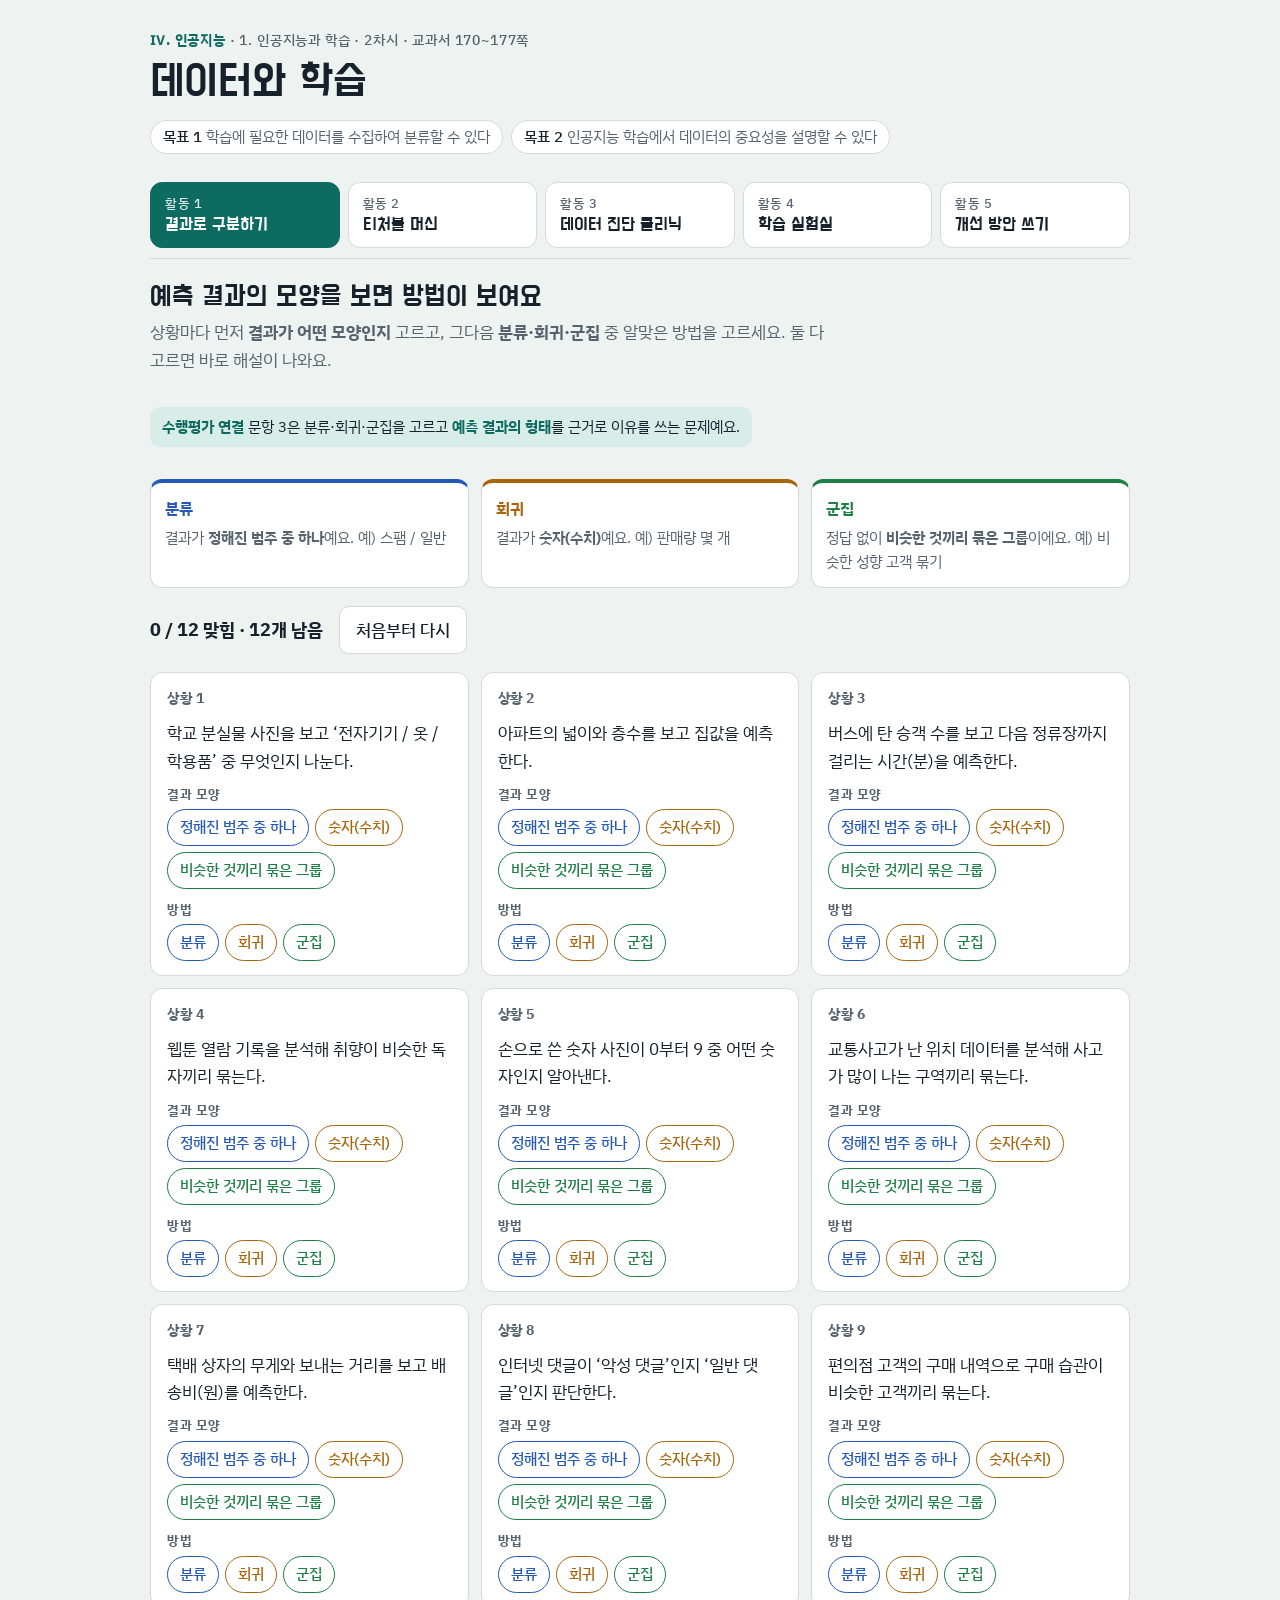
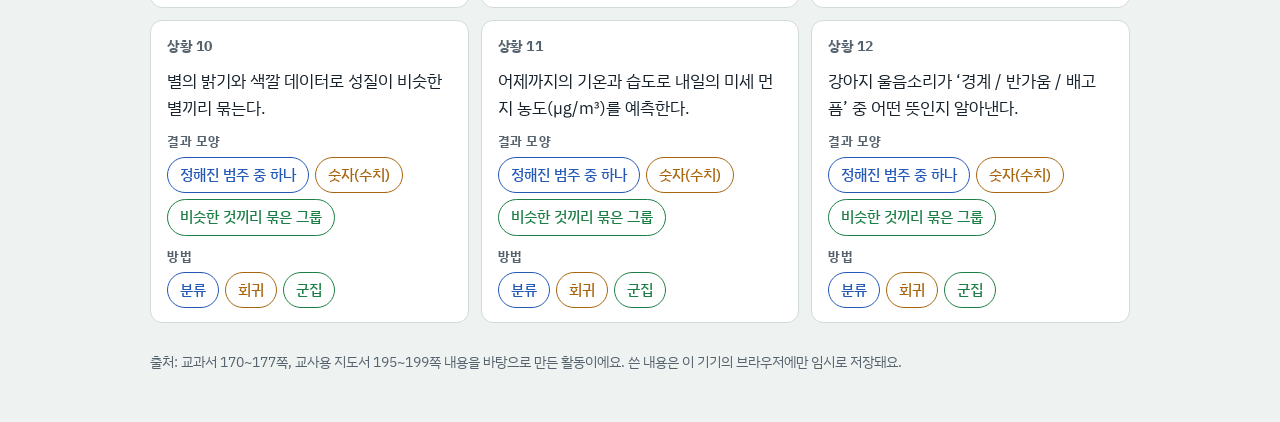
<file: ai-lesson2/index.html>
<!DOCTYPE html>
<html lang="ko">
<head>
<meta charset="utf-8">
<meta name="viewport" content="width=device-width, initial-scale=1, viewport-fit=cover">
<title>인공지능 2차시</title>
<meta name="claude:viewport-fit-sides" content="cover">
<link rel="preconnect" href="https://fonts.googleapis.com">
<link rel="preconnect" href="https://fonts.gstatic.com" crossorigin>
<link rel="stylesheet" href="https://fonts.googleapis.com/css2?family=Do+Hyeon&family=IBM+Plex+Sans+KR:wght@400;500;700&display=swap">
<style>
/* Layout: 교과서식 단원 머리띠 + 큰 활동 탭, 아래에 활동 카드. 분류·회귀·군집과 데이터 문제 유형은 고유색으로 끝까지 일관되게 */
:root{
  --bg:#eef2f0; --surface:#ffffff; --surface-2:#f6f8f7; --ink:#16212b; --muted:#56636e; --line:#d3dbd7;
  --accent:#0d6b62; --accent-ink:#ffffff; --accent-soft:#d8ece8;
  --ok:#1d7f46; --ok-soft:#dcf1e4; --bad:#b8322a; --bad-soft:#f8e0dd; --mid:#9a6a10; --mid-soft:#f6ecd4;
  --t-perc:#2459b8; --t-learn:#1d7f46; --t-opt:#a8650e; --t-auto:#b22e6f; --t-pred:#6a49c9;
  --display:"Do Hyeon","Apple SD Gothic Neo","Malgun Gothic",sans-serif;
  --body:"IBM Plex Sans KR","Apple SD Gothic Neo","Malgun Gothic",system-ui,sans-serif;
  --r:12px;
}
@media (prefers-color-scheme: dark){:root:not([data-theme="light"]){
  --bg:#111816; --surface:#19221f; --surface-2:#1f2a27; --ink:#e6ece9; --muted:#9caaa5; --line:#31403b;
  --accent:#4fc2b4; --accent-ink:#06201c; --accent-soft:#163a35;
  --ok:#5cc98a; --ok-soft:#183626; --bad:#f07a70; --bad-soft:#3d1d1a; --mid:#e3b45a; --mid-soft:#3a2e14;
  --t-perc:#78a6f5; --t-learn:#5cc98a; --t-opt:#e3a957; --t-auto:#f07ab3; --t-pred:#a993f5; color-scheme:dark}}
:root[data-theme="dark"]{
  --bg:#111816; --surface:#19221f; --surface-2:#1f2a27; --ink:#e6ece9; --muted:#9caaa5; --line:#31403b;
  --accent:#4fc2b4; --accent-ink:#06201c; --accent-soft:#163a35;
  --ok:#5cc98a; --ok-soft:#183626; --bad:#f07a70; --bad-soft:#3d1d1a; --mid:#e3b45a; --mid-soft:#3a2e14;
  --t-perc:#78a6f5; --t-learn:#5cc98a; --t-opt:#e3a957; --t-auto:#f07ab3; --t-pred:#a993f5; color-scheme:dark}
*{box-sizing:border-box}
[hidden]{display:none!important}
html,body{margin:0}
:root{padding-top:env(safe-area-inset-top,0px);padding-bottom:env(safe-area-inset-bottom,0px)}
body{background:var(--bg);color:var(--ink);font-family:var(--body);font-size:17px;line-height:1.65;
  padding-left:max(16px,env(safe-area-inset-left,0px));padding-right:max(16px,env(safe-area-inset-right,0px));padding-block:0 48px}
.wrap{max-width:980px;margin:0 auto}
[data-t="perc"]{--tc:var(--t-perc)} [data-t="learn"]{--tc:var(--t-learn)} [data-t="opt"]{--tc:var(--t-opt)}
[data-t="auto"]{--tc:var(--t-auto)} [data-t="pred"]{--tc:var(--t-pred)}
header.top{padding-block:28px 18px;display:grid;gap:6px}
.eyebrow{font-size:14px;letter-spacing:.06em;color:var(--muted);font-weight:500}
.eyebrow b{color:var(--accent)}
h1{font-family:var(--display);font-weight:400;font-size:clamp(30px,5vw,44px);line-height:1.15;margin:0;text-wrap:balance}
.goals{display:flex;flex-wrap:wrap;gap:8px;margin-top:6px}
.goal{font-size:14.5px;background:var(--surface);border:1px solid var(--line);border-radius:999px;padding:4px 12px;color:var(--muted)}
.goal b{color:var(--ink);font-weight:500}
nav.tabs{position:sticky;top:env(safe-area-inset-top,0px);z-index:5;background:var(--bg);padding-block:10px;display:grid;grid-template-columns:repeat(auto-fit,minmax(150px,1fr));gap:8px;border-bottom:1px solid var(--line)}
body::before{content:"";position:fixed;inset:0 0 auto;height:env(safe-area-inset-top,0px);z-index:10;background:var(--bg)}
.tab{font:inherit;cursor:pointer;text-align:left;border:1.5px solid var(--line);background:var(--surface);color:var(--ink);border-radius:var(--r);padding:10px 14px;display:grid;gap:0;min-width:0}
.tab small{font-size:13px;color:var(--muted);font-weight:500;letter-spacing:.04em}
.tab span{font-family:var(--display);font-size:21px;line-height:1.25}
.tab[aria-selected="true"]{background:var(--accent);border-color:var(--accent);color:var(--accent-ink)}
.tab[aria-selected="true"] small{color:var(--accent-ink);opacity:.85}
.tab:focus-visible,button:focus-visible,textarea:focus-visible{outline:3px solid var(--accent);outline-offset:2px}
section.panel{padding-top:22px;display:grid;gap:18px}
.intro{display:grid;gap:4px}
.intro h2{font-family:var(--display);font-weight:400;font-size:28px;margin:0;line-height:1.2}
.intro p{margin:0;color:var(--muted);max-width:68ch}
.link-note{font-size:14.5px;background:var(--accent-soft);color:var(--ink);border-radius:10px;padding:8px 12px;max-width:max-content}
.link-note b{color:var(--accent)}
.bar{display:flex;flex-wrap:wrap;align-items:center;gap:10px 16px}
.score{font-variant-numeric:tabular-nums;font-weight:700;font-size:18px}
.btn{font:inherit;font-weight:500;cursor:pointer;border-radius:10px;padding:9px 16px;border:1.5px solid var(--line);background:var(--surface);color:var(--ink)}
.btn.primary{background:var(--accent);border-color:var(--accent);color:var(--accent-ink)}
.btn:disabled{opacity:.45;cursor:not-allowed}
/* 활동 1 */
.grid1{display:grid;grid-template-columns:repeat(auto-fill,minmax(270px,1fr));gap:12px}
.card{background:var(--surface);border:1px solid var(--line);border-radius:var(--r);padding:14px 16px;display:grid;gap:10px;align-content:start;min-width:0}
.card .thing{font-size:13.5px;font-weight:700;color:var(--muted);letter-spacing:.04em}
.card .desc{margin:0;font-size:16.5px}
.choice{display:grid;grid-template-columns:1fr 1fr;gap:8px}
.choice button{font:inherit;cursor:pointer;border-radius:10px;padding:8px;border:1.5px solid var(--line);background:var(--surface-2);color:var(--ink);font-weight:500}
.choice button[aria-pressed="true"]{border-color:var(--ink)}
.card.right{border-color:var(--ok);background:linear-gradient(var(--ok-soft),var(--ok-soft)) top/100% 4px no-repeat,var(--surface)}
.card.wrong{border-color:var(--bad);background:linear-gradient(var(--bad-soft),var(--bad-soft)) top/100% 4px no-repeat,var(--surface)}
.fb{font-size:15px;border-radius:8px;padding:8px 10px}
.fb.ok{background:var(--ok-soft)} .fb.no{background:var(--bad-soft)}
.fb b{display:block}
.rule{display:grid;grid-template-columns:1fr 1fr;gap:12px}
.rule > div{background:var(--surface);border:1px solid var(--line);border-radius:var(--r);padding:12px 14px;min-width:0}
.rule h3{margin:0 0 4px;font-size:16px}
.rule p{margin:0;font-size:15px;color:var(--muted)}
/* 특성 참고 */
details.ref{background:var(--surface);border:1px solid var(--line);border-radius:var(--r);padding:10px 14px}
details.ref summary{cursor:pointer;font-weight:500}
.refgrid{display:grid;grid-template-columns:repeat(auto-fill,minmax(170px,1fr));gap:8px;margin-top:10px}
.refgrid div{border-left:4px solid var(--tc);padding:2px 0 2px 10px;font-size:14.5px;min-width:0}
.refgrid b{color:var(--tc);display:block;font-size:15.5px}
/* 활동 2 */
.casepick{display:flex;flex-wrap:wrap;gap:8px}
.casepick button{font:inherit;cursor:pointer;border-radius:999px;padding:6px 14px;border:1.5px solid var(--line);background:var(--surface);color:var(--ink)}
.casepick button[aria-pressed="true"]{background:var(--ink);color:var(--bg);border-color:var(--ink)}
.casetext{background:var(--surface);border:1px solid var(--line);border-radius:var(--r);padding:16px 18px;font-size:18px;line-height:1.95;max-width:none}
.clue{border-bottom:2px dashed var(--muted);padding:1px 2px;border-radius:4px}
.clue sup{font-size:12px;font-weight:700;color:var(--accent);margin-right:2px}
.clue.tagged{border-bottom:3px solid var(--tc);background:color-mix(in srgb,var(--tc) 14%,transparent)}
.rows{display:grid;gap:10px}
.row{background:var(--surface);border:1px solid var(--line);border-radius:var(--r);padding:12px 14px;display:grid;gap:8px;min-width:0}
.row q{font-weight:500}
.row q::before{content:attr(data-n) "  ";color:var(--accent);font-weight:700}
.chips{display:flex;flex-wrap:wrap;gap:6px}
.chip{font:inherit;font-size:15px;cursor:pointer;border-radius:999px;padding:5px 12px;border:1.5px solid var(--tc);background:transparent;color:var(--tc);font-weight:500}
.chip[aria-pressed="true"]{background:var(--tc);color:var(--surface)}
.mark{font-size:15px;border-radius:8px;padding:6px 10px}
.mark.ok{background:var(--ok-soft)} .mark.no{background:var(--bad-soft)} .mark.mid{background:var(--mid-soft)}
/* 활동 3 */
.two{display:grid;grid-template-columns:minmax(0,1.25fr) minmax(0,1fr);gap:18px;align-items:start}
.step{display:grid;gap:8px}
.step h3{margin:0;font-size:16px;display:flex;gap:8px;align-items:baseline}
.step h3 i{font-style:normal;color:var(--accent);font-family:var(--display);font-size:20px;font-weight:400}
.prompt{background:var(--surface-2);border:1px dashed var(--line);border-radius:10px;padding:10px 12px;font-size:15.5px}
.pairsel{display:grid;grid-template-columns:1fr 1fr;gap:10px}
.pairsel > div{display:grid;gap:6px;min-width:0}
.pairsel label{font-size:14px;color:var(--muted);font-weight:500}
textarea{font:inherit;font-size:16px;width:100%;min-height:92px;resize:vertical;border:1.5px solid var(--line);border-radius:10px;padding:10px 12px;background:var(--surface);color:var(--ink)}
textarea.rel{min-height:120px}
.starter{font-size:14px;color:var(--muted)}
.check{position:sticky;top:calc(env(safe-area-inset-top,0px) + 92px);background:var(--surface);border:1px solid var(--line);border-radius:var(--r);padding:14px 16px;display:grid;gap:10px}
.check h3{margin:0;font-family:var(--display);font-weight:400;font-size:22px}
.check ul{list-style:none;margin:0;padding:0;display:grid;gap:8px}
.check li{display:grid;grid-template-columns:24px 1fr;gap:6px;font-size:15px;align-items:start}
.check li .dot{width:20px;height:20px;border-radius:50%;border:2px solid var(--line);margin-top:3px;display:grid;place-items:center;font-size:12px;font-weight:700}
.check li.done .dot{background:var(--ok);border-color:var(--ok);color:var(--surface)}
.check li .hint{display:block;color:var(--muted);font-size:13.5px}
.level{border-radius:10px;padding:10px 12px;font-weight:500}
.level small{display:block;font-weight:400;color:var(--muted);font-size:13px}
.model{background:var(--surface-2);border-radius:10px;padding:12px 14px;font-size:15.5px}
.model p{margin:0 0 6px}
.toast{font-size:14px;color:var(--ok);min-height:1.2em}
footer{margin-top:28px;font-size:13.5px;color:var(--muted);display:grid;gap:12px}
footer p{margin:0}
a.btn{text-decoration:none;display:inline-flex;align-items:center}
.teacher{color:var(--ink);font-size:15px}
.tset{display:grid;gap:10px;margin-top:10px}
.trow{display:flex;flex-wrap:wrap;gap:8px}
.trow input{font:inherit;flex:1 1 260px;min-width:0;border:1.5px solid var(--line);border-radius:10px;padding:8px 12px;background:var(--surface);color:var(--ink)}
.trow input:focus-visible{outline:3px solid var(--accent);outline-offset:2px}
.tstatus{font-weight:500;min-height:1.2em}
.tstatus.ok{color:var(--ok)} .tstatus.no{color:var(--bad)}
.tbox{display:grid;gap:6px;background:var(--surface-2);border-radius:10px;padding:10px 12px;min-width:0}
.tbox code,.tset code{font-size:13.5px;word-break:break-all;overflow-wrap:anywhere}
.trow label{align-self:center}
.trow input.num{flex:0 0 5.5em}
.btn.sm{padding:5px 10px;font-size:14px}
.classpick{display:inline-flex;align-items:center;gap:6px;font-weight:500}
.classpick select{font:inherit;border:1.5px solid var(--line);border-radius:10px;padding:8px 10px;background:var(--surface);color:var(--ink)}
.classpick select:focus-visible{outline:3px solid var(--accent);outline-offset:2px}
.crows{display:grid;gap:6px}
.crow{display:grid;grid-template-columns:6.5em minmax(0,1fr) auto;gap:6px}
.crow input{font:inherit;font-size:15px;min-width:0;border:1.5px solid var(--line);border-radius:10px;padding:7px 10px;background:var(--surface);color:var(--ink)}
.crow input:focus-visible{outline:3px solid var(--accent);outline-offset:1px}
.crow input.bad{border-color:var(--bad);background:var(--bad-soft)}
.clinks{list-style:none;margin:0;padding:0;display:grid;gap:6px}
.clinks li{display:grid;grid-template-columns:4.5em minmax(0,1fr) auto;gap:8px;align-items:center}
.snippet{margin:0;font-size:13px;background:var(--surface);border:1px solid var(--line);border-radius:8px;padding:8px 10px;overflow-x:auto;white-space:pre;color:var(--ink)}
@media (max-width:760px){
  .two{grid-template-columns:minmax(0,1fr)} .check{position:static}
  .tab span{font-size:17px} .tab{padding:8px 10px}
  .rule{grid-template-columns:minmax(0,1fr)}
}
@media (max-width:440px){ .pairsel{grid-template-columns:minmax(0,1fr)} .tab small{display:none} }
@media (prefers-reduced-motion:no-preference){ .card,.clue,.chip,.tab{transition:background-color .15s,border-color .15s} }
[data-t="cls"]{--tc:var(--t-perc)} [data-t="reg"]{--tc:var(--t-opt)} [data-t="clu"]{--tc:var(--t-learn)} [data-t="lab"]{--tc:var(--t-auto)}
.rule3{grid-template-columns:repeat(3,minmax(0,1fr))}
.rule3 > div{border-top:4px solid var(--tc)}
.rule3 h3{color:var(--tc)}
.pick{display:grid;gap:4px}
.pl{font-size:13px;font-weight:700;color:var(--muted);letter-spacing:.04em}
.item3{display:grid;gap:6px;background:var(--surface);border:1px solid var(--line);border-radius:var(--r);padding:12px 14px}
textarea.sm{min-height:64px}
.item3 .sub{display:grid;grid-template-columns:28px minmax(0,1fr);gap:8px;padding:8px 0;border-top:1px dashed var(--line)}
.item3 .sub > div{display:grid;gap:4px}
.item3 .sn{font-family:var(--display);font-size:20px;color:var(--accent);line-height:1.2}
.item3 .st{font-weight:700}
.item3 .sub.done .sn{color:var(--ok)}
.item3 .sub.locked{opacity:.6}
.item3 textarea:disabled{background:var(--surface-2);cursor:not-allowed}
.lockmsg{font-size:13.5px;color:var(--muted)} .lockmsg:empty{display:none}
.evpick{display:flex;flex-wrap:wrap;gap:6px;align-items:center}
.evpick .pl{width:100%;font-size:13px;font-weight:700;color:var(--muted);letter-spacing:.04em}
.evchip{font:inherit;font-size:14.5px;line-height:1.45;text-align:left;cursor:pointer;border:1.5px dashed var(--line);background:var(--surface);color:var(--ink);border-radius:10px;padding:6px 10px;max-width:100%}
.evchip:hover{border-color:var(--accent)}
.evchip[aria-pressed="true"]{border-style:solid;border-color:var(--accent);background:var(--accent-soft)}
.evchip:focus-visible{outline:3px solid var(--accent);outline-offset:2px}
.casetext{white-space:normal}
@media (max-width:760px){ .rule3{grid-template-columns:minmax(0,1fr)} }
/* 활동 2·4 */
.tmsteps{display:grid;gap:10px}
.tmstep{display:grid;grid-template-columns:36px minmax(0,1fr);gap:10px;background:var(--surface);border:1px solid var(--line);border-radius:var(--r);padding:12px 14px}
.tmstep > i{font-style:normal;font-family:var(--display);font-size:22px;color:var(--accent)}
.tmstep > div{display:grid;gap:4px}
.dl{display:flex;flex-wrap:wrap;gap:8px;margin:4px 0}
.thumbs{display:flex;flex-wrap:wrap;gap:8px;align-items:center}
.thumbs figure,.tmrow figure{margin:0;width:150px;display:grid;gap:2px}
figure svg{width:100%;height:auto;border-radius:8px;border:1px solid var(--line);display:block}
figcaption{font-size:13px;color:var(--muted);text-align:center}
.tips{margin:4px 0 0;padding-left:20px;display:grid;gap:3px;font-size:15px;color:var(--muted)} .tips b{color:var(--ink);margin-right:4px}
.tmin .mt{font-size:16px}
.tmtable{display:grid;gap:10px}
.tmrow{display:grid;grid-template-columns:160px minmax(0,1fr);gap:12px;align-items:center;border:1.5px solid var(--line);border-radius:var(--r);padding:10px;background:var(--surface)}
.tmrow.ok{border-color:var(--ok);background:var(--ok-soft)} .tmrow.no{border-color:var(--bad);background:var(--bad-soft)}
.tmin{display:grid;gap:6px;justify-items:start}
input.num{font:inherit;width:6em;border:1.5px solid var(--line);border-radius:10px;padding:6px 10px;background:var(--surface);color:var(--ink)}
.ans{font-size:15px}
.lgrid{display:grid;grid-template-columns:repeat(auto-fill,minmax(150px,1fr));gap:8px}
.lgrid.sm{grid-template-columns:repeat(auto-fill,minmax(125px,1fr))}
.lcard{font:inherit;cursor:pointer;display:grid;gap:3px;padding:6px;border:2px solid var(--line);border-radius:10px;background:var(--surface);color:var(--ink);text-align:left;opacity:.5}
.lcard.on{opacity:1;border-color:var(--accent);box-shadow:0 0 0 2px var(--accent-soft)}
.lcard:disabled{cursor:default;opacity:1}
.lcard.ok{border-color:var(--ok)} .lcard.no{border-color:var(--bad);background:var(--bad-soft)}
.lcard:focus-visible{outline:3px solid var(--accent);outline-offset:2px}
.lcard svg{width:100%;height:auto;border-radius:6px;display:block}
.lt{font-size:13px;font-weight:700;border-radius:999px;padding:1px 8px;justify-self:start}
.lt.good{background:color-mix(in srgb,var(--t-perc) 16%,transparent);color:var(--t-perc)} .lt.bad{background:color-mix(in srgb,var(--t-opt) 18%,transparent);color:var(--t-opt)}
.lm{font-size:12.5px;color:var(--muted)} .lp{font-size:12.5px;font-weight:700}
.rulebox{background:var(--accent-soft);border-radius:var(--r);padding:12px 16px;display:grid;gap:4px}
.rulebox p{margin:0;font-size:17px}
.evalres{display:flex;align-items:baseline;gap:12px;flex-wrap:wrap}
.evalres .big{font-family:var(--display);font-size:44px;line-height:1}
.big.ok{color:var(--ok)} .big.mid{color:var(--mid)} .big.no{color:var(--bad)}
.score.sm{font-size:14px;font-weight:500;color:var(--muted)}
.tab span{font-size:clamp(15px,1.55vw,18px);white-space:nowrap;overflow:hidden;text-overflow:ellipsis}
.lt{white-space:nowrap} .lgrid.sm .lt{font-size:12px;padding:1px 6px}
@media (max-width:440px){ .tmrow{grid-template-columns:110px minmax(0,1fr)} .tmrow figure{width:110px} }
</style>
</head>
<body>
<div class="wrap">
  <header class="top">
    <div class="eyebrow"><b>Ⅳ. 인공지능</b> · 1. 인공지능과 학습 · 2차시 · 교과서 170~177쪽</div>
    <h1>데이터와 학습</h1>
    <div class="goals">
      <span class="goal"><b>목표 1</b> 학습에 필요한 데이터를 수집하여 분류할 수 있다</span>
      <span class="goal"><b>목표 2</b> 인공지능 학습에서 데이터의 중요성을 설명할 수 있다</span>
    </div>
  </header>

  <nav class="tabs" role="tablist" aria-label="활동">
    <button class="tab" role="tab" id="tab-types" aria-controls="types" data-k="types"><small>활동 1</small><span>결과로 구분하기</span></button>
    <button class="tab" role="tab" id="tab-tm" aria-controls="tm" data-k="tm"><small>활동 2</small><span>티처블 머신</span></button>
    <button class="tab" role="tab" id="tab-clinic" aria-controls="clinic" data-k="clinic"><small>활동 3</small><span>데이터 진단 클리닉</span></button>
    <button class="tab" role="tab" id="tab-lab" aria-controls="lab" data-k="lab"><small>활동 4</small><span>학습 실험실</span></button>
    <button class="tab" role="tab" id="tab-fix" aria-controls="fix" data-k="fix"><small>활동 5</small><span>개선 방안 쓰기</span></button>
  </nav>

  <!-- 활동 1: 결과로 구분하기 -->
  <section class="panel" id="types" role="tabpanel" aria-labelledby="tab-types">
    <div class="intro">
      <h2>예측 결과의 모양을 보면 방법이 보여요</h2>
      <p>상황마다 먼저 <b>결과가 어떤 모양인지</b> 고르고, 그다음 <b>분류·회귀·군집</b> 중 알맞은 방법을 고르세요. 둘 다 고르면 바로 해설이 나와요.</p>
    </div>
    <p class="link-note"><b>수행평가 연결</b> 문항 3은 분류·회귀·군집을 고르고 <b>예측 결과의 형태</b>를 근거로 이유를 쓰는 문제예요.</p>
    <div class="rule rule3">
      <div data-t="cls"><h3>분류</h3><p>결과가 <b>정해진 범주 중 하나</b>예요. 예) 스팸 / 일반</p></div>
      <div data-t="reg"><h3>회귀</h3><p>결과가 <b>숫자(수치)</b>예요. 예) 판매량 몇 개</p></div>
      <div data-t="clu"><h3>군집</h3><p>정답 없이 <b>비슷한 것끼리 묶은 그룹</b>이에요. 예) 비슷한 성향 고객 묶기</p></div>
    </div>
    <div class="bar">
      <span class="score" id="s1">0 / 12 맞힘</span>
      <button class="btn" id="reset1">처음부터 다시</button>
    </div>
    <div class="grid1" id="grid1"></div>
  </section>

  <!-- 활동 2: 티처블 머신 -->
  <section class="panel" id="tm" role="tabpanel" aria-labelledby="tab-tm" hidden>
    <div class="intro">
      <h2>티처블 머신으로 바른 자세 판별 모델 만들기</h2>
      <p>포즈 프로젝트를 열고 웹캠으로 내 자세 데이터를 모아 모델을 학습시켜요. 그다음 미리보기에서 여러 자세를 해 보며 모델을 평가해 보세요.</p>
    </div>
    <p class="link-note"><b>교과서 연결</b> 데이터 수집 → 모델 생성 및 평가 → 모델 활용 과정을 직접 해 봐요. 바른 자세 유지 시스템 영상(173쪽)과 같은 순서예요.</p>
    <div class="tmsteps">
      <div class="tmstep"><i>1</i><div><b>티처블 머신 포즈 프로젝트 열기</b>
        <div class="dl"><a class="btn primary" href="https://teachablemachine.withgoogle.com/train/pose" target="_blank" rel="noopener">티처블 머신 포즈 프로젝트 열기 ↗</a></div>
        <span class="starter">새 탭에서 바로 포즈 프로젝트가 열려요. 카메라 사용을 물으면 ‘허용’을 눌러요.</span></div></div>
      <div class="tmstep"><i>2</i><div><b>클래스 이름 바꾸기</b>
        <span class="starter">Class 1은 ‘바른 자세’, Class 2는 ‘바르지 않은 자세’로 바꿔요.</span></div></div>
      <div class="tmstep"><i>3</i><div><b>웹캠으로 데이터 모으기</b>
        <span class="starter">각 클래스에서 ‘웹캠’을 누르고 ‘길게 눌러서 녹화하기’를 눌러 자세를 담아요. 어깨와 머리가 화면에 다 보이게 앉으세요.</span>
        <ul class="tips">
          <li><b>양</b> 두 클래스의 샘플 수를 비슷하게 맞춰요. (예: 각 80~150개)</li>
          <li><b>다양성</b> 바르지 않은 자세는 등 굽히기, 고개 숙이기, 의자에 기대기를 모두 담아요.</li>
          <li><b>조금씩 움직이기</b> 몸을 살짝 좌우로 움직이며 녹화하면 처음 보는 상황도 잘 맞혀요.</li>
        </ul></div></div>
      <div class="tmstep"><i>4</i><div><b>모델 학습시키기</b>
        <span class="starter">‘모델 학습시키기’를 눌러요. 학습하는 동안 탭을 바꾸지 마세요.</span></div></div>
      <div class="tmstep"><i>5</i><div><b>미리보기로 평가하기</b>
        <span class="starter">오른쪽 미리보기 화면 앞에서 여러 자세를 해 보며 모델이 고른 클래스와 확률을 확인해요.</span></div></div>
    </div>
    <p class="prompt">미리보기에서 바른 자세, 등 굽히기, 고개 숙이기, 의자에 기대기를 차례로 해 보세요. 틀리게 판단한 자세가 있었나요? 그 자세의 데이터를 충분히 모았는지 떠올려 보고, 어떤 데이터를 더 모으면 좋을지 짝과 이야기해 보세요.</p>
    <details class="ref">
      <summary>웹캠이 안 될 때 · 그림 파일로 하기</summary>
      <p class="starter">이미지 프로젝트를 열고 그림 묶음을 ‘업로드’해서 학습시켜요.</p>
      <div class="dl">
        <a class="btn" href="https://teachablemachine.withgoogle.com/train/image" target="_blank" rel="noopener">이미지 프로젝트 열기 ↗</a>
        <a class="btn" href="posture/posture-good-20.zip" download>바른 자세 20장</a>
        <a class="btn" href="posture/posture-bad-20.zip" download>바르지 않은 자세 20장</a>
        <a class="btn" href="posture/posture-test-5.zip" download>테스트 5장</a>
      </div>
    </details>
  </section>


  <!-- 활동 3: 데이터 진단 클리닉 -->
  <section class="panel" id="clinic" role="tabpanel" aria-labelledby="tab-clinic" hidden>
    <div class="intro">
      <h2>이 데이터, 어디가 아플까?</h2>
      <p>사례를 읽고 데이터나 평가 방법에 있는 문제를 <b>모두</b> 골라 <b>진단하기</b>를 누르세요. 문제가 없는 항목은 고르지 않아요.</p>
    </div>
    <p class="link-note"><b>수행평가 연결</b> 문항 2는 <b>평가 방법 · 데이터 양 · 데이터 구성(다양성)</b>의 문제를 찾고 개선 방안을 쓰는 문제예요.</p>
    <div class="casepick" id="pick2" aria-label="사례 고르기"></div>
    <div class="casetext" id="text2"></div>
    <div class="rows" id="rows2"></div>
    <div class="bar">
      <button class="btn primary" id="grade2">진단하기</button>
      <button class="btn" id="reset2">다시 하기</button>
      <span class="score" id="s2"></span>
    </div>
  </section>

  <!-- 활동 4: 학습 실험실 -->
  <section class="panel" id="lab" role="tabpanel" aria-labelledby="tab-lab" hidden>
    <div class="intro">
      <h2>데이터를 바꾸면 인공지능은 무엇을 배울까?</h2>
      <p>훈련 데이터를 골라 <b>학습하기</b>를 누르면, 인공지능이 찾은 규칙이 나와요. 그다음 <b>평가 방법</b>을 바꿔 가며 정확도를 비교해 보세요. 실험 버튼 ①~③을 차례로 눌러 보면 쉬워요.</p>
    </div>
    <p class="link-note"><b>수행평가 연결</b> 문항 2의 <b>평가 방법 · 데이터 양 · 데이터 구성(다양성)</b> 문제가 결과에 어떤 영향을 주는지 직접 확인해요.</p>
    <div class="casepick" id="labPresets"></div>
    <div class="row">
      <b>훈련 데이터 고르기 · 카드를 눌러 넣거나 빼세요</b>
      <span class="score sm" id="labCount"></span>
      <div class="lgrid" id="labPool"></div>
    </div>
    <div class="bar"><button class="btn primary" id="labTrain">학습하기</button></div>
    <div class="rulebox" id="labRule" hidden></div>
    <div class="row" id="labEvalRow" hidden>
      <b>평가하기 · 어떤 데이터로 평가할까요?</b>
      <div class="casepick" id="labEvalPick"></div>
      <div class="evalres" id="labEval"></div>
      <div class="lgrid sm" id="labEvalCards"></div>
      <p class="prompt" id="labMsg"></p>
    </div>
  </section>

  <!-- 활동 5: 개선 방안 쓰기 -->
  <section class="panel" id="fix" role="tabpanel" aria-labelledby="tab-fix" hidden>
    <div class="intro">
      <h2>문제 3가지와 개선 방안 쓰기</h2>
      <p>수행평가 문항 2와 같은 형식이에요. 사례를 고르고, 세 가지 문제마다 ⓐ 문제 부분 고르기 → ⓑ 이유 쓰기 → ⓒ 개선 방안 쓰기를 하세요. 오른쪽 점검표가 쓰는 동안 바로 확인해 줘요.</p>
    </div>
    <p class="link-note"><b>채점기준 9점</b> 평가 방법 · 데이터 양 · 데이터 구성의 문제 3가지를 모두 정확히 설명하고, 각각 타당한 개선 방안을 제시</p>
    <div class="two">
      <div class="step" style="gap:18px">
        <div class="step">
          <h3><i>1</i> 사례 고르기</h3>
          <div class="casepick" id="pick3"></div>
          <div class="casetext" id="text3" style="font-size:17px;line-height:1.8"></div>
        </div>
        <div class="step" id="items3"></div>
        <div class="bar">
          <label class="classpick" id="classWrap" hidden>우리 반 <select id="classSel"></select></label>
          <a class="btn primary" id="padlet3" target="_blank" rel="noopener" hidden>복사하고 패들렛에 붙이기 ↗</a>
          <button class="btn" id="copy3">내 답안 복사하기</button>
          <button class="btn" id="model3">예시 답안 보기</button>
          <button class="btn" id="clear3">지우기</button>
          <span class="toast" id="toast3" aria-live="polite"></span>
        </div>
        <p class="mark no" id="padletBad" hidden>선생님이 준 링크가 중간에 잘려서 우리 반 패들렛 목록을 불러오지 못했어요. 노션 수업 링크나 QR 코드로 다시 들어와 주세요.</p>
        <p class="starter" id="padletHelp" hidden><span id="classHint">우리 반을 고른 뒤 </span>버튼을 누르면 답안이 복사되고 패들렛이 새 탭으로 열려요. 패들렛의 <b>‘개선 방안 쓰기’ 섹션</b> 아래 <b>+</b>를 눌러 게시물 내용에 붙여 넣기(Ctrl+V) 하세요. 제목에는 학번과 이름을 써 주세요.</p>
        <div class="model" id="modelbox" hidden></div>
      </div>
      <aside class="check" aria-live="polite">
        <h3>자가 점검표</h3>
        <ul id="checks"></ul>
        <div class="level" id="level"></div>
      </aside>
    </div>
  </section>

  <footer>
    <p>출처: 교과서 170~177쪽, 교사용 지도서 195~199쪽 내용을 바탕으로 만든 활동이에요. 쓴 내용은 이 기기의 브라우저에만 임시로 저장돼요.</p>
    <details class="ref teacher" id="teacher" hidden>
      <summary>선생님 설정 · 반별 패들렛 연결</summary>
      <div class="tset">
        <p>반마다 활동 5(개선 방안 쓰기) 답안을 받을 패들렛 주소를 넣으세요. <b>padlet.com</b> 주소만 쓸 수 있어요. 패들렛을 하나만 쓴다면 한 줄만 채우면 돼요.</p>
        <div class="trow">
          <label for="classCount" class="starter">반 수</label>
          <input id="classCount" class="num" type="number" min="1" max="30" value="9">
          <button class="btn" id="makeRows">반 수만큼 줄 만들기</button>
        </div>
        <div class="crows" id="classRows"></div>
        <div class="trow">
          <button class="btn" id="addRow">+ 반 추가</button>
          <button class="btn primary" id="saveRows">이 기기에 저장</button>
          <button class="btn" id="clearRows">모두 지우기</button>
        </div>
        <p class="tstatus" id="padletStatus" aria-live="polite"></p>
        <p class="starter" id="activeNow"></p>
        <div class="tbox" id="shareBox" hidden>
          <b>전체 반 공용 링크</b>
          <span class="starter">학생이 활동 5에서 자기 반을 골라 제출해요. 노션처럼 한곳에 링크 하나만 올릴 때 좋아요. 이 링크로 한 번 들어온 기기는 반 목록을 기억해서, 다음에 그냥 주소로 들어와도 패들렛 버튼이 나와요.</span>
          <code id="shareLink"></code>
          <div><button class="btn sm" data-copy="shareLink">링크 복사</button></div>
          <b>반별 링크</b>
          <span class="starter">반이 정해진 링크라서 학생이 반을 고를 필요가 없어요. 반마다 다른 곳(클래스룸 등)에 올릴 때 좋아요.</span>
          <ul class="clinks" id="classLinks"></ul>
          <b>코드에 넣을 설정</b>
          <span class="starter">index.html 스크립트 맨 위의 <code>PADLETS</code> 부분을 이 내용으로 바꾸면, 링크에 아무것도 붙이지 않아도 이 반 목록이 항상 적용돼요.</span>
          <pre class="snippet" id="codeSnippet"></pre>
          <div><button class="btn sm" data-copy="codeSnippet">설정 복사</button></div>
        </div>
        <p class="starter">이 설정 칸은 사이트 주소 끝에 <code>#teacher</code>를 붙여 열 때만 보여요. 학생 화면과 학생용 링크에서는 보이지 않아요.</p>
        <p class="starter">적용 순서: ① 학생용 링크(공용·반별) → ② 코드에 적은 <code>PADLETS</code> → ③ 이 기기에 저장한 목록(전자칠판처럼 한 기기에서만 쓸 때).</p>
      </div>
    </details>
  </footer>
</div>
</div>

<script>
/* ===== 선생님 설정: 반별 패들렛 =====
   ["반 이름", "패들렛 주소"] 를 한 줄에 하나씩 넣으세요. 반 수는 학교에 맞게 줄을 늘리거나 줄이면 돼요.
   비워 두면 사이트 주소 끝에 #teacher 를 붙여 연 '선생님 설정'에서 정할 수 있어요.
   예)
   const PADLETS = [
     ["1반", "https://padlet.com/teacher/ai-1"],
     ["2반", "https://padlet.com/teacher/ai-2"],
   ];  */
const PADLETS = [
];
/* =================================== */
const $=s=>document.querySelector(s);
const esc=s=>String(s).replace(/[&<>"]/g,c=>({'&':'&amp;','<':'&lt;','>':'&gt;','"':'&quot;'}[c]));
const store={get(k,d){try{const v=localStorage.getItem('ai2-'+k);return v?JSON.parse(v):d}catch(e){return d}},set(k,v){try{localStorage.setItem('ai2-'+k,JSON.stringify(v))}catch(e){}}};

/* ===== 자세 그림 생성기 (사이트 미리보기와 학습 이미지에 같이 씀) ===== */
function rng(seed){ let a=seed>>>0; return ()=>{ a|=0; a=a+0x6D2B79F5|0; let t=Math.imul(a^a>>>15,1|a); t=t+Math.imul(t^t>>>7,61|t)^t; return ((t^t>>>14)>>>0)/4294967296; }; }
const SKINS=['#f2c9a5','#e0ac85','#c68c64','#a8714d','#f6d7bd','#8d5a3b'];
const SHIRTS=['#3f7cc4','#d9534f','#2e9e6b','#e3a21a','#7a5bc7','#2b3a55','#e86f9a','#5bbcd6','#6b8e23','#9c6b4a'];
const PANTS=['#2d3748','#4a5568','#1f3b73','#5a4632','#3d3d3d'];
const HAIRS=['#1b1b1b','#3b2a1f','#6b4423','#a0522d','#2f2f3a'];
const BG={'교실':{wall:'#e5efe1',floor:'#c8b08d'},'집':{wall:'#f4e7d4',floor:'#b98e66'},'도서관':{wall:'#dde6f2',floor:'#a89276'}};
function bgSVG(bg,tint){
  const b=BG[bg]||BG['교실']; const wall=tint||b.wall; let s=`<rect width="480" height="360" fill="${wall}"/><rect y="300" width="480" height="60" fill="${b.floor}"/>`;
  if(bg==='교실') s+=`<rect x="292" y="34" width="170" height="96" fill="#8b6b47"/><rect x="299" y="41" width="156" height="82" fill="#2f5d4a"/><path d="M312 64h60M312 84h90M312 104h40" stroke="#dfe9e2" stroke-width="3" opacity=".7"/>`;
  else if(bg==='집') s+=`<rect x="320" y="36" width="130" height="118" fill="#ffffff"/><rect x="327" y="43" width="116" height="104" fill="#cfe8f7"/><path d="M385 43v104M327 95h116" stroke="#ffffff" stroke-width="6"/><rect x="312" y="30" width="146" height="10" fill="#c98b5a"/>`;
  else { s+=`<rect x="318" y="26" width="146" height="230" fill="#7a4f33"/>`; const cols=['#c0392b','#2e86c1','#27ae60','#f1c40f','#8e44ad','#e67e22','#16a085'];
    for(let r=0;r<4;r++){ let x=326; const y=36+r*55; s+=`<rect x="322" y="${y+44}" width="138" height="6" fill="#5c3a24"/>`; for(let k=0;k<9;k++){ const w=10+((r*7+k*3)%6); const h=30+((r*5+k*7)%12); s+=`<rect x="${x}" y="${y+44-h}" width="${w}" height="${h}" fill="${cols[(r+k)%cols.length]}"/>`; x+=w+3; if(x>448)break; } } }
  return s;
}
/* p: {kind:'upright'|'hunch'|'headdown'|'slump', lean, curv, neck, bg, tint, skin, shirt, pants, hair, s, dx, dy} */
function postureSVG(p,w,h){
  const L=95, rad=d=>d*Math.PI/180;
  let H=[165,210]; if(p.kind==='slump') H=[188,216];
  const a=rad(p.lean), S=[H[0]+L*Math.sin(a), H[1]-L*Math.cos(a)];
  const mid=[(H[0]+S[0])/2,(H[1]+S[1])/2], perp=[-Math.cos(a),-Math.sin(a)];
  const C=[mid[0]+perp[0]*p.curv, mid[1]+perp[1]*p.curv];
  const n=rad(p.lean+p.neck), Hd=[S[0]+36*Math.sin(n), S[1]-36*Math.cos(n)];
  const hand=[Math.min(335,Math.max(272,S[0]+92)),196], E=[(S[0]+hand[0])/2-6,(S[1]+hand[1])/2+24];
  const K=[248,H[1]+2], F=[250,294];
  const hairOff=[-6*Math.cos(n)-4*Math.sin(n), -6*Math.sin(n)+4*Math.cos(n)*-1];
  const eye=[Hd[0]+12*Math.cos(n)+4*Math.sin(n), Hd[1]+12*Math.sin(n)-4*Math.cos(n)];
  const f=v=>v.toFixed(1);
  const person=`
   <path d="M${f(H[0])} ${f(H[1])}L${f(K[0])} ${f(K[1])}L${f(F[0])} ${f(F[1])}" stroke="${p.pants}" stroke-width="26" fill="none" stroke-linecap="round" stroke-linejoin="round"/>
   <path d="M${f(F[0]-6)} ${f(F[1]+4)}h34" stroke="#222" stroke-width="12" stroke-linecap="round"/>
   <path d="M${f(H[0])} ${f(H[1])}Q${f(C[0])} ${f(C[1])} ${f(S[0])} ${f(S[1])}" stroke="${p.shirt}" stroke-width="36" fill="none" stroke-linecap="round"/>
   <path d="M${f(S[0])} ${f(S[1])}L${f(Hd[0])} ${f(Hd[1])}" stroke="${p.skin}" stroke-width="14" stroke-linecap="round"/>
   <circle cx="${f(Hd[0]+hairOff[0])}" cy="${f(Hd[1]+hairOff[1])}" r="25" fill="${p.hair}"/>
   <circle cx="${f(Hd[0])}" cy="${f(Hd[1])}" r="23" fill="${p.skin}"/>
   <circle cx="${f(eye[0])}" cy="${f(eye[1])}" r="2.6" fill="#222"/>
   <path d="M${f(S[0])} ${f(S[1]+6)}L${f(E[0])} ${f(E[1])}L${f(hand[0])} ${f(hand[1])}" stroke="${p.shirt}" stroke-width="15" fill="none" stroke-linecap="round" stroke-linejoin="round" opacity=".92"/>
   <circle cx="${f(hand[0])}" cy="${f(hand[1])}" r="8" fill="${p.skin}"/>`;
  const furniture=`
   <rect x="100" y="112" width="11" height="116" rx="4" fill="#6b4f3a"/>
   <rect x="100" y="214" width="104" height="11" rx="4" fill="#6b4f3a"/>
   <path d="M110 225V300M196 225V300" stroke="#6b4f3a" stroke-width="7"/>
   <rect x="258" y="202" width="176" height="13" rx="3" fill="#a77b52"/>
   <path d="M268 215V300M424 215V300" stroke="#8a6342" stroke-width="9"/>
   <rect x="300" y="190" width="56" height="12" rx="2" fill="#f7f3e8" stroke="#bbb"/>`;
  const tf=`translate(${f(240+p.dx)} ${f(200+p.dy)}) scale(${p.s.toFixed(3)}) translate(-240 -200)`;
  return `<svg xmlns="http://www.w3.org/2000/svg" viewBox="0 0 480 360"${w?` width="${w}" height="${h}"`:''}>${bgSVG(p.bg,p.tint)}<g transform="${tf}">${furniture}${person}</g></svg>`;
}
function personLook(r){ const pick=a=>a[Math.floor(r()*a.length)]; return {skin:pick(SKINS),shirt:pick(SHIRTS),pants:pick(PANTS),hair:pick(HAIRS),s:0.9+r()*0.18,dx:-24+r()*48,dy:-10+r()*20}; }
function poseParams(kind,r){
  if(kind==='upright') return {kind,lean:r()*12-2,curv:r()*4,neck:r()*8};
  if(kind==='hunch') return {kind,lean:28+r()*14,curv:12+r()*7,neck:16+r()*14};
  if(kind==='headdown') return {kind,lean:42+r()*10,curv:16+r()*6,neck:26+r()*10};
  return {kind:'slump',lean:-28+r()*10,curv:-4-r()*6,neck:14+r()*10};
}
const BGS=['교실','집','도서관'];
const TINTS=[null,'#eef0e6','#f6eee6','#e6eef6','#f1e9f3'];
/* 티처블 머신용 이미지 묶음: 배경과 사람 모습을 두 클래스에 고르게 섞음 */
function makeTMSet(){
  const r=rng(20261101); const out={good:[],bad:[],test:[]};
  for(let i=0;i<20;i++) out.good.push({...poseParams('upright',r),...personLook(r),bg:BGS[i%3],tint:TINTS[Math.floor(r()*TINTS.length)]});
  const badKinds=['hunch','hunch','hunch','headdown','hunch','slump','hunch','hunch','headdown','hunch','slump','hunch','hunch','headdown','hunch','slump','hunch','hunch','headdown','slump'];
  for(let i=0;i<20;i++) out.bad.push({...poseParams(badKinds[i],r),...personLook(r),bg:BGS[(i+1)%3],tint:TINTS[Math.floor(r()*TINTS.length)]});
  const tk=[['upright','집'],['hunch','교실'],['upright','도서관'],['slump','집'],['headdown','도서관']];
  tk.forEach(([k,bg])=>out.test.push({...poseParams(k,r),...personLook(r),bg,tint:null,label:k==='upright'?'바른 자세':'바르지 않은 자세'}));
  return out;
}
/* 학습 실험실 카드: 등 기울기(도)와 배경으로 만든 카드 */
function labCard(id,label,lean,bg,seed){ const r=rng(seed); const good=label==='good';
  return {id,label,lean,bg,p:{kind:good?'upright':'hunch',lean,curv:good?1:Math.max(8,lean*0.42),neck:good?4:Math.min(30,lean*0.6),...personLook(r),bg,tint:null}}; }

/* 탭 */
const KEYS=['types','tm','clinic','lab','fix'];
function showTab(k){ if(!KEYS.includes(k))k=KEYS[0];
  KEYS.forEach(x=>{ $('#'+x).hidden=x!==k; document.querySelector(`.tab[data-k="${x}"]`).setAttribute('aria-selected',x===k);});
  store.set('tab',k); }
document.querySelectorAll('.tab').forEach(b=>b.addEventListener('click',()=>{showTab(b.dataset.k); try{history.replaceState(null,'','#'+b.dataset.k)}catch(e){} window.scrollTo({top:0})}));
{ const h=(location.hash||'').slice(1); showTab(KEYS.includes(h)?h:store.get('tab','types')); }

/* 활동 1: 결과로 구분하기 */
const FORMS=[{id:'cat',name:'정해진 범주 중 하나',t:'cls'},{id:'num',name:'숫자(수치)',t:'reg'},{id:'grp',name:'비슷한 것끼리 묶은 그룹',t:'clu'}];
const TYPES=[{id:'cls',name:'분류'},{id:'reg',name:'회귀'},{id:'clu',name:'군집'}];
const TYN=Object.fromEntries(TYPES.map(t=>[t.id,t.name]));
const SITS=[
 {d:'학교 분실물 사진을 보고 ‘전자기기 / 옷 / 학용품’ 중 무엇인지 나눈다.',a:'cls',w:'결과가 미리 정해 둔 세 범주 중 하나예요. 그래서 분류예요.'},
 {d:'아파트의 넓이와 층수를 보고 집값을 예측한다.',a:'reg',w:'결과가 가격이라는 숫자예요. 그래서 회귀예요.'},
 {d:'버스에 탄 승객 수를 보고 다음 정류장까지 걸리는 시간(분)을 예측한다.',a:'reg',w:'결과가 ‘몇 분’이라는 숫자예요. 그래서 회귀예요.'},
 {d:'웹툰 열람 기록을 분석해 취향이 비슷한 독자끼리 묶는다.',a:'clu',w:'정해진 정답 없이 비슷한 독자끼리 그룹을 만들어요. 그래서 군집이에요.'},
 {d:'손으로 쓴 숫자 사진이 0부터 9 중 어떤 숫자인지 알아낸다.',a:'cls',w:'결과가 0~9라는 10개의 정해진 범주 중 하나예요. 숫자 모양이지만 ‘값의 크기’를 예측하는 게 아니라 범주를 고르는 것이라 분류예요.'},
 {d:'교통사고가 난 위치 데이터를 분석해 사고가 많이 나는 구역끼리 묶는다.',a:'clu',w:'정해진 정답 없이 위치가 비슷한 사고끼리 구역으로 묶어요. 그래서 군집이에요.'},
 {d:'택배 상자의 무게와 보내는 거리를 보고 배송비(원)를 예측한다.',a:'reg',w:'결과가 ‘몇 원’이라는 숫자예요. 숫자를 예측하니 회귀예요.'},
 {d:'인터넷 댓글이 ‘악성 댓글’인지 ‘일반 댓글’인지 판단한다.',a:'cls',w:'결과가 두 범주 중 하나예요. 그래서 분류예요.'},
 {d:'편의점 고객의 구매 내역으로 구매 습관이 비슷한 고객끼리 묶는다.',a:'clu',w:'미리 정한 범주 없이 비슷한 고객끼리 그룹을 만들어요. 그래서 군집이에요.'},
 {d:'별의 밝기와 색깔 데이터로 성질이 비슷한 별끼리 묶는다.',a:'clu',w:'정답 없이 비슷한 별끼리 그룹을 만들어요. 그래서 군집이에요.'},
 {d:'어제까지의 기온과 습도로 내일의 미세 먼지 농도(㎍/㎥)를 예측한다.',a:'reg',w:'결과가 농도라는 숫자 값이에요. 그래서 회귀예요.'},
 {d:'강아지 울음소리가 ‘경계 / 반가움 / 배고픔’ 중 어떤 뜻인지 알아낸다.',a:'cls',w:'결과가 정해 둔 세 가지 뜻 중 하나예요. 그래서 분류예요.'}];
const FORM_OF={cls:'cat',reg:'num',clu:'grp'};
let a1=store.get('a1b',{});
function render1(){
  const g=$('#grid1'); g.innerHTML=''; let ok=0, done=0;
  SITS.forEach((it,i)=>{
    const s=a1[i]||{}; const both=s.f&&s.t; if(both)done++;
    const right=both&&s.t===it.a&&s.f===FORM_OF[it.a]; if(right)ok++;
    const c=document.createElement('div'); c.className='card'+(both?(right?' right':' wrong'):'');
    let fb='';
    if(both){ const fRight=s.f===FORM_OF[it.a], tRight=s.t===it.a;
      const head=right?'맞았어요':(tRight&&!fRight?'방법은 맞았지만 결과 모양을 다시 봐요':(!tRight&&fRight?'결과 모양은 맞았어요. 방법을 다시 골라 봐요':'다시 생각해 봐요'));
      fb=`<div class="fb ${right?'ok':'no'}"><b>${head} · 정답: ${FORMS.find(f=>f.id===FORM_OF[it.a]).name} → ${TYN[it.a]}</b>${esc(it.w)}</div>`; }
    c.innerHTML=`<span class="thing">상황 ${i+1}</span><p class="desc">${esc(it.d)}</p>
      <div class="pick"><span class="pl">결과 모양</span><div class="chips">${FORMS.map(f=>`<button class="chip" data-t="${f.t}" data-f="${f.id}" aria-pressed="${s.f===f.id}">${f.name}</button>`).join('')}</div></div>
      <div class="pick"><span class="pl">방법</span><div class="chips">${TYPES.map(t=>`<button class="chip" data-t="${t.id}" data-ty="${t.id}" aria-pressed="${s.t===t.id}">${t.name}</button>`).join('')}</div></div>${fb}`;
    c.querySelectorAll('[data-f]').forEach(b=>b.addEventListener('click',()=>{a1[i]={...(a1[i]||{}),f:b.dataset.f};store.set('a1b',a1);render1();}));
    c.querySelectorAll('[data-ty]').forEach(b=>b.addEventListener('click',()=>{a1[i]={...(a1[i]||{}),t:b.dataset.ty};store.set('a1b',a1);render1();}));
    g.appendChild(c);
  });
  $('#s1').textContent=`${ok} / 12 맞힘`+(done<12?` · ${12-done}개 남음`:' · 완료!');
}
$('#reset1').addEventListener('click',()=>{a1={};store.set('a1b',a1);render1();});
render1();

/* 활동 3: 데이터 진단 클리닉 */
const PROBS=[{id:'eval',name:'평가 방법',t:'cls'},{id:'amount',name:'데이터 양',t:'reg'},{id:'div',name:'데이터 구성(다양성)',t:'clu'},{id:'label',name:'레이블(정답) 오류',t:'lab'}];
const PN=Object.fromEntries(PROBS.map(p=>[p.id,p.name]));
const CLINIC=[
 {id:'apple',name:'서준 · 사과 vs 배',text:'서준이는 ‘사과 vs 배’ 분류 모델을 만들려고 마트 과일 코너, 집, 급식실 등 여러 곳에서 사과 사진 60장과 배 사진 60장을 여러 각도로 찍었다. 120장을 모두 학습에 쓴 뒤, 같은 120장으로 평가했더니 정확도가 98%였다.',
  has:{eval:'학습에 쓴 120장으로 그대로 평가했어요. 이미 본 사진이라 실력보다 점수가 높게 나와요. → 사진을 훈련 데이터와 테스트 데이터로 8:2(또는 7:3) 정도로 나누고, 학습에 쓰지 않은 테스트 데이터로 평가해요.'},
  no:{amount:'사과와 배가 60장씩으로 양이 같아요.',div:'여러 장소와 각도에서 찍어 다양해요.',label:'레이블이 잘못 붙었다는 내용은 없어요.'}},
 {id:'mask',name:'하은 · 마스크 착용 vs 미착용',text:'하은이는 ‘마스크 착용 vs 미착용’ 모델을 만들려고 반 친구 20명의 사진을 교실, 복도, 운동장에서 찍었다. 마스크를 쓴 사진은 200장, 쓰지 않은 사진은 15장이었다. 모은 사진을 8:2로 나눠 학습과 평가에 썼다.',
  has:{amount:'착용 200장, 미착용 15장으로 한쪽이 훨씬 많아요. 모델이 무엇이든 ‘착용’이라고 답하기 쉬워요. → 미착용 사진을 더 모아 두 클래스의 양을 비슷하게 맞춰요.'},
  no:{eval:'8:2로 나눠 학습과 평가에 따로 썼어요.',div:'여러 친구와 여러 장소에서 찍어 다양해요.',label:'레이블이 잘못 붙었다는 내용은 없어요.'}},
 {id:'pencil',name:'지호 · 연필 vs 볼펜',text:'지호는 ‘연필 vs 볼펜’ 모델을 만들려고 자기 필통에 있는 연필 2자루와 볼펜 2자루를 흰 책상 위에 올려놓고 각각 100장씩 찍었다. 8:2로 나눠 평가하니 정확도 99%가 나왔지만, 친구 책상 위의 연필은 잘 알아보지 못했다.',
  has:{div:'같은 흰 책상 위에서 같은 연필·볼펜만 찍어서 다양하지 않아요. 새로운 배경이나 다른 모양의 연필은 알아보지 못해요. → 여러 장소·배경·조명에서, 여러 종류의 연필과 볼펜을 찍어요.'},
  no:{eval:'8:2로 나눠 평가했어요.',amount:'100장씩으로 양이 같아요.',label:'레이블이 잘못 붙었다는 내용은 없어요.'}},
 {id:'sky',name:'민지 · 맑은 하늘 vs 흐린 하늘',text:'민지는 학교 옥상에서 오후 3시에만 맑은 하늘 사진 8장과 흐린 하늘 사진 7장을 찍었다. 15장을 모두 학습에 쓰고, 같은 15장으로 평가했다.',
  has:{eval:'학습에 쓴 15장으로 그대로 평가했어요. → 훈련 데이터와 테스트 데이터를 나누고, 학습에 쓰지 않은 사진으로 평가해요.',amount:'모두 합쳐 15장뿐이라 학습하기에 너무 적어요. → 사진을 훨씬 더 많이 모아요.',div:'한 장소에서 같은 시각에만 찍었어요. → 여러 장소, 여러 시간대(아침·저녁), 여러 계절에 찍어요.'},
  no:{label:'레이블이 잘못 붙었다는 내용은 없어요.'}},
 {id:'banana',name:'도윤 · 익은 바나나 vs 덜 익은 바나나',text:'도윤이는 여러 마트와 집에서 다양한 조명으로 익은 바나나 150장, 덜 익은 바나나 150장을 찍어 8:2로 나눴다. 그런데 정리하다 보니 덜 익은 바나나 사진 30장에 ‘익은 바나나’라는 레이블이 붙어 있었다.',
  has:{label:'덜 익은 바나나 30장에 정답이 잘못 붙어 있어요. 틀린 정답을 배우면 모델도 틀리게 판단해요. → 레이블을 하나씩 확인해 바르게 고쳐요.'},
  no:{eval:'8:2로 나눴어요.',amount:'150장씩으로 양이 같아요.',div:'여러 장소와 조명에서 찍었어요.'}}];
let c2=store.get('c2',0), a2=store.get('a2',{}), graded2=false;
function pickers(el,list,cur,on){ el.innerHTML=list.map((c,i)=>`<button aria-pressed="${i===cur}" data-i="${i}">${esc(c.name)}</button>`).join('');
  el.querySelectorAll('button').forEach(b=>b.addEventListener('click',()=>on(+b.dataset.i))); }
function render2(){
  const cs=CLINIC[c2], sel=a2[cs.id]||[];
  pickers($('#pick2'),CLINIC,c2,i=>{c2=i;store.set('c2',i);graded2=false;render2();});
  $('#text2').textContent=cs.text;
  const rows=$('#rows2'); rows.innerHTML='';
  const r=document.createElement('div'); r.className='row';
  r.innerHTML=`<b>문제가 있는 항목을 모두 고르세요</b><div class="chips">${PROBS.map(p=>`<button class="chip" data-t="${p.t}" data-p="${p.id}" aria-pressed="${sel.includes(p.id)}">${p.name}</button>`).join('')}</div>`;
  r.querySelectorAll('[data-p]').forEach(b=>b.addEventListener('click',()=>{ let s=a2[cs.id]||[]; const p=b.dataset.p; s=s.includes(p)?s.filter(x=>x!==p):[...s,p]; a2[cs.id]=s; store.set('a2',a2); graded2=false; render2(); }));
  rows.appendChild(r);
  let ok=0;
  if(graded2){
    PROBS.forEach(p=>{ const truth=!!cs.has[p.id], pick=sel.includes(p.id), right=truth===pick; if(right)ok++;
      const m=document.createElement('div'); m.className='mark '+(right?'ok':(truth?'no':'mid'));
      const head=truth?(pick?'문제 있음 · 잘 찾았어요':'문제 있음 · 놓쳤어요'):(pick?'문제 없음 · 고르지 않아야 해요':'문제 없음 · 맞아요');
      m.innerHTML=`<b>${p.name}: ${head}</b><br>${esc(truth?cs.has[p.id]:cs.no[p.id])}`;
      rows.appendChild(m); });
  }
  $('#s2').textContent=graded2?`${ok} / 4 항목 정확`:'';
}
$('#grade2').addEventListener('click',()=>{graded2=true;render2();});
$('#reset2').addEventListener('click',()=>{a2[CLINIC[c2].id]=[];store.set('a2',a2);graded2=false;render2();});
render2();


/* 활동 4: 학습 실험실 */
const POOL=[];
[[3,'교실'],[6,'교실'],[8,'교실'],[10,'교실'],[12,'교실'],[27,'교실'],[14,'집'],[5,'집'],[11,'집'],[7,'집'],[13,'도서관'],[9,'도서관']].forEach(([a,bg],i)=>POOL.push(labCard('g'+i,'good',a,bg,500+i)));
[[34,'집'],[38,'집'],[42,'집'],[30,'집'],[46,'집'],[16,'집'],[32,'교실'],[40,'교실'],[44,'교실'],[36,'교실'],[48,'도서관'],[39,'도서관']].forEach(([a,bg],i)=>POOL.push(labCard('b'+i,'bad',a,bg,600+i)));
const TEST10=[[4,'집','good'],[9,'도서관','good'],[12,'집','good'],[6,'교실','good'],[15,'도서관','good'],[33,'교실','bad'],[41,'교실','bad'],[47,'도서관','bad'],[37,'집','bad'],[29,'도서관','bad']].map(([a,bg,l],i)=>labCard('t'+i,l,a,bg,700+i));
const LN={good:'바른 자세',bad:'바르지 않은 자세'};
const PRESETS=[
 {name:'① 골고루 모은 데이터',ids:['g0','g1','g6','g7','g8','g10','g11','g5','g2','g9','b0','b1','b6','b7','b10','b11','b5','b2','b8','b3']},
 {name:'② 배경이 치우친 데이터',ids:['g0','g1','g2','g3','g4','g5','b0','b1','b2','b3','b4','b5']},
 {name:'③ 한쪽만 많은 데이터',ids:['g0','g1','g2','g3','g4','g5','g6','g7','g8','g9','g10','g11','b0','b6']},
 {name:'직접 고르기',ids:null}];
let lab=store.get('lab',{sel:PRESETS[0].ids,preset:0,evalOn:'train'}), model=null;
function trainModel(cards){
  const g=cards.filter(c=>c.label==='good'), b=cards.filter(c=>c.label==='bad'), maj=g.length>=b.length?'good':'bad';
  if(g.length<4||b.length<4) return {type:'const',label:maj,few:g.length<4?'good':'bad'};
  const acc=f=>cards.filter(c=>f(c)===c.label).length/cards.length;
  const angs=[...new Set(cards.map(c=>c.lean))].sort((x,y)=>x-y), mid=(g.reduce((s,c)=>s+c.lean,0)/g.length+b.reduce((s,c)=>s+c.lean,0)/b.length)/2;
  let bestT=null,bestA=-1;
  for(let k=0;k<angs.length-1;k++){ const t=(angs[k]+angs[k+1])/2, a=acc(c=>c.lean>t?'bad':'good');
    if(a>bestA+1e-9||(Math.abs(a-bestA)<1e-9&&Math.abs(t-mid)<Math.abs(bestT-mid))){bestA=a;bestT=t;} }
  const bgMap={}; ['교실','집','도서관'].forEach(bg=>{ const cs=cards.filter(c=>c.bg===bg); if(!cs.length)return; const ng=cs.filter(c=>c.label==='good').length; bgMap[bg]=ng>cs.length-ng?'good':ng<cs.length-ng?'bad':maj; });
  const bgA=acc(c=>bgMap[c.bg]||maj);
  if(bgA>bestA+1e-9) return {type:'bg',map:bgMap,maj,acc:bgA};
  return {type:'lean',t:bestT,acc:bestA};
}
function predict(m,c){ if(m.type==='const')return m.label; if(m.type==='bg')return m.map[c.bg]||m.maj; return c.lean>m.t?'bad':'good'; }
function cardHTML(c,opts={}){ const on=opts.sel, res=opts.res;
  return `<button type="button" class="lcard${on?' on':''}${res?(' '+res):''}" data-id="${c.id}" ${opts.static?'tabindex="-1" disabled':''} aria-pressed="${!!on}">
    ${postureSVG(c.p)}<span class="lt ${c.label}">${LN[c.label]}</span><span class="lm">${c.bg} · 기울기 ${c.lean}°</span>${opts.pred?`<span class="lp">AI 판단: ${LN[opts.pred]} ${res==='ok'?'✓':'✗'}</span>`:''}</button>`; }
function renderLab(){
  $('#labPresets').innerHTML=PRESETS.map((p,i)=>`<button aria-pressed="${lab.preset===i}" data-i="${i}">${p.name}</button>`).join('');
  $('#labPresets').querySelectorAll('button').forEach(b=>b.addEventListener('click',()=>{ const i=+b.dataset.i; lab.preset=i; if(PRESETS[i].ids) lab.sel=[...PRESETS[i].ids]; model=null; store.set('lab',lab); renderLab(); }));
  const sel=new Set(lab.sel), cards=POOL.filter(c=>sel.has(c.id));
  $('#labPool').innerHTML=POOL.map(c=>cardHTML(c,{sel:sel.has(c.id)})).join('');
  $('#labPool').querySelectorAll('.lcard').forEach(b=>b.addEventListener('click',()=>{ const id=b.dataset.id; lab.sel=sel.has(id)?lab.sel.filter(x=>x!==id):[...lab.sel,id]; lab.preset=3; model=null; store.set('lab',lab); renderLab(); }));
  const ng=cards.filter(c=>c.label==='good').length, nb=cards.length-ng;
  $('#labCount').textContent=`훈련 데이터 ${cards.length}장 · 바른 자세 ${ng}장 · 바르지 않은 자세 ${nb}장`;
  const rb=$('#labRule'), er=$('#labEvalRow');
  if(!model){ rb.hidden=true; er.hidden=true; return; }
  rb.hidden=false; er.hidden=false;
  rb.innerHTML=model.type==='lean'?`<b>인공지능이 찾은 규칙</b><p>등이 <b>약 ${Math.round(model.t)}°보다 더 굽으면</b> → 바르지 않은 자세, 아니면 → 바른 자세</p><span class="starter">자세(등 기울기)를 보고 판단하는 규칙이에요.</span>`
    :model.type==='bg'?`<b>인공지능이 찾은 규칙</b><p>${Object.entries(model.map).map(([bg,l])=>`배경이 <b>${bg}</b>이면 → ${LN[l]}`).join('<br>')}<br>처음 보는 배경이면 → ${LN[model.maj]}</p><span class="starter">자세가 아니라 <b>배경</b>을 보고 판단하는 규칙을 배웠어요!</span>`
    :`<b>인공지능이 찾은 규칙</b><p>무엇이든 → <b>${LN[model.label]}</b></p><span class="starter">${LN[model.few]} 데이터가 너무 적어서(4장 미만) 그 특징을 배우지 못했어요.</span>`;
  $('#labEvalPick').innerHTML=[['train','학습에 쓴 데이터로 평가'],['test','처음 보는 테스트 데이터 10장으로 평가']].map(([k,l])=>`<button aria-pressed="${lab.evalOn===k}" data-k="${k}">${l}</button>`).join('');
  $('#labEvalPick').querySelectorAll('button').forEach(b=>b.addEventListener('click',()=>{ lab.evalOn=b.dataset.k; store.set('lab',lab); renderLab(); }));
  const set=lab.evalOn==='train'?cards:TEST10, res=set.map(c=>({c,p:predict(model,c)})), ok=res.filter(r=>r.p===r.c.label).length, pct=Math.round(ok/set.length*100);
  $('#labEval').innerHTML=`<span class="big ${pct>=80?'ok':pct>=60?'mid':'no'}">${pct}%</span><span>정확도 · ${set.length}장 중 ${ok}장 맞힘</span>`;
  $('#labEvalCards').innerHTML=res.map(r=>cardHTML(r.c,{static:true,pred:r.p,res:r.p===r.c.label?'ok':'no'})).join('');
  let msg='';
  if(lab.evalOn==='train') msg='<b>평가 방법</b> 학습에 쓴 사진으로 평가하면 이미 본 사진이라 점수가 높게 나오기 쉬워요. 이번에는 ‘처음 보는 테스트 데이터’로 평가해 보세요.';
  else if(model.type==='bg') msg='<b>데이터 구성(다양성)</b> 바른 자세 사진은 모두 교실, 바르지 않은 자세 사진은 모두 집에서 찍어서 인공지능이 배경을 보고 판단했어요. 테스트 데이터처럼 배경이 섞이면 많이 틀려요. → 여러 장소에서 고르게 찍어야 해요.';
  else if(model.type==='const') msg='<b>데이터 양</b> 한쪽 데이터가 너무 적어서 인공지능이 무엇이든 한쪽으로만 답해요. 그래서 정확도가 50% 정도밖에 안 돼요. → 적은 쪽 데이터를 더 모아 양을 비슷하게 맞춰야 해요.';
  else msg='<b>좋은 데이터</b> 배경과 양이 고르게 섞인 데이터로 학습해서, 인공지능이 자세를 보고 판단하는 규칙을 배웠어요. 처음 보는 사진도 잘 맞혀요.';
  $('#labMsg').innerHTML=msg+' <br>실험 ①·②·③을 모두 해 보고, 학습에 쓴 데이터로 평가했을 때와 테스트 데이터로 평가했을 때의 정확도를 비교해 보세요.';
}
$('#labTrain').addEventListener('click',()=>{ const sel=new Set(lab.sel); model=trainModel(POOL.filter(c=>sel.has(c.id))); lab.evalOn='train'; store.set('lab',lab); renderLab(); $('#labRule').scrollIntoView({block:'nearest'}); });
renderLab();

/* 활동 5: 개선 방안 쓰기 */
const WCASES=[
 {id:'spoon',name:'예린 · 젓가락 vs 숟가락',chunks:['자기 집 식탁 매트 위에서만','젓가락 85장, 숟가락 15장, 총 100장을 찍었다','모든 사진의 배경이 같은 식탁 매트였다','100장을 모두 학습에 사용했고','학습에 썼던 100장을 그대로 다시 사용해 평가했더니','“정확도 100%”가 나와 무척 뿌듯해했다'],text:'예린이는 ‘젓가락 vs 숟가락’ 분류 모델을 만들기 위해 사진을 수집했다. 시간이 부족했던 예린이는 자기 집 식탁 매트 위에서만 젓가락 85장, 숟가락 15장, 총 100장을 찍었다(모든 사진의 배경이 같은 식탁 매트였다). 예린이는 100장을 모두 학습에 사용했고, 학습에 썼던 100장을 그대로 다시 사용해 평가했더니 “정확도 100%”가 나와 무척 뿌듯해했다.',
  model:{eval:['학습에 사용한 100장을 그대로 평가에 다시 사용했다. 모델이 이미 학습한 사진이라 정답을 기억해서 맞힐 수 있으므로, 정확도 100%는 실제 실력보다 높게 나온 결과이다.','사진을 훈련 데이터와 테스트 데이터로 8:2 정도로 나누고, 학습에 사용하지 않은 테스트 데이터로 평가해야 한다.'],
   amount:['젓가락은 85장, 숟가락은 15장으로 두 클래스의 데이터 양 차이가 크다. 모델이 데이터가 많은 젓가락으로 예측하는 경향이 생길 수 있다.','숟가락 사진을 더 모아서 두 클래스의 데이터 양을 비슷하게 맞춘다.'],
   div:['모든 사진을 같은 식탁 매트 위에서만 찍어 배경이 똑같다. 모델이 물건이 아니라 배경을 보고 판단할 수 있고, 다른 장소에서는 잘 알아보지 못한다.','여러 장소와 배경, 다양한 조명과 각도에서, 여러 종류의 젓가락과 숟가락을 찍어 데이터를 다양하게 만든다.']}},
 {id:'ball',name:'태민 · 축구공 vs 농구공',chunks:['학교 체육관 바닥에서만','축구공 사진 70장과 농구공 사진 10장을 찍었다','80장을 모두 학습시킨 뒤','그중 20장을 골라 다시 평가했더니','“정확도 100%”가 나왔다'],text:'태민이는 ‘축구공 vs 농구공’ 분류 모델을 만들기 위해 학교 체육관 바닥에서만 축구공 사진 70장과 농구공 사진 10장을 찍었다. 80장을 모두 학습시킨 뒤, 그중 20장을 골라 다시 평가했더니 “정확도 100%”가 나왔다.',
  model:{eval:['학습에 사용한 80장 중에서 20장을 골라 평가했다. 이미 학습한 사진으로 평가했기 때문에 정확도가 실제보다 높게 나온다.','처음부터 사진을 훈련 데이터와 테스트 데이터로 나누고, 학습에 쓰지 않은 사진으로 평가한다.'],
   amount:['축구공 70장, 농구공 10장으로 데이터 양이 한쪽으로 치우쳐 있다. 농구공을 잘 구분하지 못할 수 있다.','농구공 사진을 더 모아 두 클래스의 양을 비슷하게 맞춘다.'],
   div:['체육관 바닥에서만 찍어 배경이 모두 같다. 운동장이나 교실처럼 다른 곳에 있는 공은 알아보지 못할 수 있다.','운동장, 교실, 집 등 여러 장소와 배경에서, 다양한 각도와 여러 종류의 공을 찍는다.']}},
 {id:'signal',name:'수아 · 빨간불 vs 초록불',chunks:['집 앞 횡단보도 한 곳에서','낮에만','빨간불 사진 90장과 초록불 사진 30장을 찍었다','120장을 모두 학습에 쓰고','같은 120장으로 평가했더니','“정확도 100%”가 나왔다'],text:'수아는 ‘보행 신호 빨간불 vs 초록불’ 분류 모델을 만들기 위해 집 앞 횡단보도 한 곳에서 낮에만 빨간불 사진 90장과 초록불 사진 30장을 찍었다. 120장을 모두 학습에 쓰고, 같은 120장으로 평가했더니 “정확도 100%”가 나왔다.',
  model:{eval:['학습에 쓴 120장으로 그대로 평가했다. 이미 학습한 사진이라 정답을 기억해서 맞힐 수 있으므로 정확도가 과대 평가된다.','사진을 훈련 데이터와 테스트 데이터로 7:3 정도로 나누고, 테스트 데이터는 학습에 쓰지 않고 평가에만 사용한다.'],
   amount:['빨간불 90장, 초록불 30장으로 데이터 양 차이가 커서, 모델이 빨간불 쪽으로 판단하기 쉽다.','초록불 사진을 더 찍어서 두 클래스의 데이터 양을 비슷하게 맞춘다.'],
   div:['한 횡단보도에서 낮에만 찍어 장소와 시간이 다양하지 않다. 밤이나 비 오는 날, 다른 횡단보도의 신호는 잘 알아보지 못할 수 있다.','여러 횡단보도에서 낮과 밤, 맑은 날과 비 오는 날 등 다양한 상황의 사진을 모은다.']}}];
const ITEMS3=[
 {id:'eval',name:'① 평가 방법의 문제',kp:['같은','그대로','다시','학습한','학습했','학습시킨','학습에','훈련데이터','이미','본사진','외워','외운','기억','과대','높게','믿을수없','실력','정확하지','제대로평가','알고있'],kf:['테스트','나누','나눠','나눈','따로','분리','구분','7:3','8:2','7대3','8대2','쓰지않은','사용하지않은','안쓴','새로운','처음보는','다른사진','평가용'],
  hp:'어떤 사진으로 평가했는지, 그게 왜 문제인지 써 보세요.',hf:'훈련 데이터와 테스트 데이터를 어떻게 나눌지 써 보세요.'},
 {id:'amount',name:'② 데이터 양의 문제',kp:['적','많','불균형','차이','한쪽','치우','쏠리','쏠려','비율','부족','밖에','다르','균형'],kf:['더','늘리','늘려','늘린','비슷','같게','똑같','균형','맞추','맞춰','맞춘','추가','모아','모은','모으','찍어','찍는','채워'],
  hp:'두 클래스의 양이 어떤지, 그러면 어떤 일이 생기는지 써 보세요.',hf:'양을 어떻게 맞출지 써 보세요.'},
 {id:'div',name:'③ 데이터 구성(다양성)의 문제',kp:['배경','장소','한곳','같은곳','같은장소','똑같','조명','시간','낮','각도','종류','다양','한가지','에서만','집에서','다른곳','다른장소','못알아','알아보지못','구별하지못','틀릴'],kf:['다양','여러','다른','각도','종류','밤','조명','날씨','장소','배경','바꿔','바꾸'],
  hp:'사진이 어떤 점에서 다양하지 않은지 써 보세요.',hf:'어떻게 다양하게 모을지 써 보세요.'}];
let d3=store.get('d3',{c:0,ans:{}});
const norm=s=>String(s||'').replace(/[\s'"‘’“”.,·]/g,'');
function key(id,part){ return `${WCASES[d3.c].id}:${id}:${part}`; }
function val(id,part){ return (d3.ans||{})[key(id,part)]||''; }
function save3(){store.set('d3',d3);}
function render3(){
  const cs=WCASES[d3.c];
  pickers($('#pick3'),WCASES,d3.c,i=>{d3.c=i;save3();$('#modelbox').hidden=true;render3();});
  $('#text3').textContent=cs.text;
  const box=$('#items3'); box.innerHTML=`<h3><i>2</i> 세 가지 문제와 개선 방안</h3><p class="starter">문제마다 <b>ⓐ 문제 부분 고르기 → ⓑ 이유 쓰기 → ⓒ 개선 방안 쓰기</b> 순서로 해요. 이유를 써야 개선 방안 칸이 열려요.</p>`;
  ITEMS3.forEach(it=>{
    const d=document.createElement('div'); d.className='item3';
    d.innerHTML=`<b>${it.name}</b>
      <div class="sub" id="sa-${it.id}"><span class="sn">ⓐ</span><div><span class="st">문제 부분 고르기</span><span class="starter">지문에서 이 문제가 드러나는 부분을 눌러요. 여러 개 골라도 돼요.</span><div class="evpick" id="ep-${it.id}"></div></div></div>
      <div class="sub" id="sb-${it.id}"><span class="sn">ⓑ</span><div><label class="st" for="r-${it.id}">이유 쓰기 · 왜 문제일까?</label><span class="starter">${it.hp}</span><textarea id="r-${it.id}" class="sm" placeholder="예) 이렇게 하면 …하기 때문에 문제이다."></textarea><span class="lockmsg" id="lb-${it.id}"></span></div></div>
      <div class="sub" id="sc-${it.id}"><span class="sn">ⓒ</span><div><label class="st" for="f-${it.id}">개선 방안 쓰기</label><span class="starter">${it.hf}</span><textarea id="f-${it.id}" class="sm"></textarea><span class="lockmsg" id="lc-${it.id}"></span></div></div>`;
    box.appendChild(d);
    const r=d.querySelector('#r-'+it.id), f=d.querySelector('#f-'+it.id);
    r.value=val(it.id,'r'); f.value=val(it.id,'f'); bindPick(it);
    r.addEventListener('input',()=>{ d3.ans=d3.ans||{}; d3.ans[key(it.id,'r')]=r.value; save3(); gate(it); checks3(); });
    f.addEventListener('input',()=>{ d3.ans=d3.ans||{}; d3.ans[key(it.id,'f')]=f.value; save3(); checks3(); });
    gate(it);
  });
  checks3();
}
function hit(text,kws){ const t=norm(text); return t.length>=6&&kws.some(k=>t.includes(k)); }
/* 문제 설명은 따옴표 속 지문과 자동 문구를 빼고, 학생이 직접 쓴 이유만 보고 점검 */
function stripQ(s){ return String(s||'').replace(/‘[^’]*’/g,'').replace(/이?라는 부분(이|도) 문제이다\.?|왜냐하면|또한/g,''); }
/* 받침에 따라 '이라는/라는' */
function rn(s){ const ch=[...String(s).replace(/[\s'"‘’“”.,·)%]+$/,'')].pop()||''; const c=ch.charCodeAt(0); return (c>=0xAC00&&c<=0xD7A3&&(c-0xAC00)%28)?'이라는':'라는'; }
/* 고른 지문 조각 번호 목록 */
function sel(it){ return (val(it.id,'s')||'').split(',').filter(x=>x!=='').map(Number); }
function picked(it){ const cs=WCASES[d3.c]; return sel(it).map(i=>cs.chunks[i]).filter(Boolean); }
/* 이유: 고른 지문을 그대로 옮겨 쓴 부분은 빼고 학생이 쓴 말만 봄 */
function reasonOnly(it){ let t=val(it.id,'r'); picked(it).forEach(c=>{ t=t.split(c).join(''); }); return norm(stripQ(t)); }
const RMIN=8; /* 이 글자 수 이상 써야 개선 방안 칸이 열림 */
function rOk(it){ return reasonOnly(it).length>=RMIN; }
function pHit(it){ const t=reasonOnly(it); return picked(it).length>0&&t.length>=RMIN&&it.kp.some(k=>t.includes(k)); }
function gate(it){ const hasS=picked(it).length>0, okR=rOk(it);
  const r=document.getElementById('r-'+it.id), f=document.getElementById('f-'+it.id); if(!r||!f) return;
  r.disabled=!hasS; document.getElementById('sb-'+it.id).classList.toggle('locked',!hasS);
  document.getElementById('lb-'+it.id).textContent=hasS?'':'ⓐ에서 문제 부분을 먼저 골라야 열려요.';
  const openF=hasS&&okR; f.disabled=!openF && !val(it.id,'f'); document.getElementById('sc-'+it.id).classList.toggle('locked',f.disabled);
  document.getElementById('lc-'+it.id).textContent=f.disabled?(hasS?`ⓑ 이유를 한 문장 이상 써야 열려요. (${reasonOnly(it).length}/${RMIN}자)`:'ⓐ, ⓑ를 먼저 해야 열려요.'):'';
  document.getElementById('sa-'+it.id).classList.toggle('done',hasS);
  document.getElementById('sb-'+it.id).classList.toggle('done',okR&&hasS); }
/* 지문 조각을 눌러 문제 부분 고르기(누르면 선택, 다시 누르면 취소) */
function bindPick(it){ const cs=WCASES[d3.c], el=document.getElementById('ep-'+it.id);
  const draw=()=>{ const ss=sel(it);
    el.innerHTML=cs.chunks.map((c,i)=>`<button type="button" class="evchip" data-i="${i}" aria-pressed="${ss.includes(i)}">${esc(c)}</button>`).join('');
    el.querySelectorAll('.evchip').forEach(b=>b.addEventListener('click',()=>{ const i=+b.dataset.i; let ss=sel(it);
      ss=ss.includes(i)?ss.filter(x=>x!==i):[...ss,i].sort((x,y)=>x-y);
      d3.ans=d3.ans||{}; d3.ans[key(it.id,'s')]=ss.join(','); save3(); draw(); gate(it); checks3();
      if(ss.length===1&&!val(it.id,'r')){ const r=document.getElementById('r-'+it.id); if(r) r.focus(); } })); };
  draw(); }
function checks3(){
  let full=0; const lis=[];
  ITEMS3.forEach(it=>{ const p=pHit(it), f=hit(val(it.id,'f'),it.kf); if(p&&f)full++;
    const hasS=picked(it).length>0;
    const hint=p&&f?'문제 부분, 이유, 개선 방안을 모두 썼어요.':[hasS?'ⓐ ✓':'ⓐ 문제 부분을 골라요',p?'ⓑ ✓':(hasS?`ⓑ 이유: ${it.hp}`:'ⓑ 이유'),f?'ⓒ ✓':`ⓒ 개선 방안: ${it.hf}`].join(' · ');
    lis.push(`<li class="${p&&f?'done':''}"><span class="dot">${p&&f?'✓':(p||f?'½':'')}</span><span>${it.name.slice(2)}<span class="hint">${hint}</span></span></li>`); });
  $('#checks').innerHTML=lis.join('');
  let txt,bg;
  if(full===3){txt='9점 수준에 가까워요';bg='var(--ok-soft)';}
  else if(full===2||(full===1&&ITEMS3.some(it=>pHit(it)&&!hit(val(it.id,'f'),it.kf)))){txt='6점 수준: 빠진 문제나 개선 방안을 채워요';bg='var(--mid-soft)';}
  else {txt='아직 3점 수준: 세 가지 문제를 하나씩 찾아 써요';bg='var(--surface-2)';}
  $('#level').style.background=bg; $('#level').innerHTML=`${txt}<small>자가 점검용 예상이에요. 실제 점수는 선생님이 채점기준표로 매겨요.</small>`;
}
$('#model3').addEventListener('click',()=>{
  const cs=WCASES[d3.c], box=$('#modelbox'); if(!box.hidden){box.hidden=true;return;}
  box.innerHTML=`<p><b>예시 답안 · ${esc(cs.name)}</b></p>`+ITEMS3.map(it=>`<p><b>${it.name}</b><br>이유: ${esc(cs.model[it.id][0])}<br>개선: ${esc(cs.model[it.id][1])}</p>`).join('')+`<p class="starter">먼저 내 답을 쓰고 비교해 보세요. 표현이 달라도 같은 내용이면 괜찮아요.</p>`;
  box.hidden=false;
});
function answerText(){ const cs=WCASES[d3.c];
  return `[2차시 개선 방안 쓰기]\n[사례] ${cs.name}\n`+ITEMS3.map(it=>`${it.name}\n- 문제 부분: ${picked(it).map(c=>`‘${c}’`).join(', ')}\n- 이유: ${val(it.id,'r')}\n- 개선: ${val(it.id,'f')}`).join('\n'); }
async function copyAnswer(okMsg){
  try{await navigator.clipboard.writeText(answerText());$('#toast3').textContent=okMsg;}
  catch(e){const ta=$('#r-eval');if(ta){ta.focus();ta.select();}$('#toast3').textContent='복사가 막혀 있어요. 직접 선택해서 복사해 주세요.';}
  setTimeout(()=>$('#toast3').textContent='',4000);
}
$('#copy3').addEventListener('click',()=>copyAnswer('복사했어요. 제출할 곳에 붙여 넣으세요.'));

/* ===== 반별 패들렛 연결 ===== */
function cleanPadlet(u){ if(!u)return null; try{ const x=new URL(String(u).trim()); const h=x.hostname.toLowerCase();
  if(x.protocol!=='https:')return null; if(!(h==='padlet.com'||h.endsWith('.padlet.com')||h==='padlet.org'||h.endsWith('.padlet.org')))return null; return x.href; }catch(e){return null;} }
function cleanList(arr){ if(!Array.isArray(arr))return [];
  return arr.map(x=>Array.isArray(x)?{name:String(x[0]??'').trim(),url:cleanPadlet(x[1])}:{name:String((x&&x.name)??'').trim(),url:cleanPadlet(x&&x.url)})
    .filter(x=>x.url).map((x,i)=>({name:x.name||`${i+1}반`,url:x.url})); }
const b64e=s=>{ let b=''; new TextEncoder().encode(s).forEach(c=>b+=String.fromCharCode(c)); return btoa(b).replace(/\+/g,'-').replace(/\//g,'_').replace(/=+$/,''); };
const b64d=s=>{ s=s.replace(/-/g,'+').replace(/_/g,'/'); while(s.length%4)s+='='; return new TextDecoder().decode(Uint8Array.from(atob(s),c=>c.charCodeAt(0))); };
function qp(){ try{ return new URLSearchParams(location.search); }catch(e){ return new URLSearchParams(); } }
/* 짧은 형식: ?pb=패들렛아이디&pl=주섰1.주섰2.… (이름이 'N반'이 아니면 이름~주소) */
const SLUG=/^[A-Za-z0-9_-]+$/;
function fromShort(q){ const u=q.get('pb'), l=q.get('pl'); if(!u||!l||!SLUG.test(u)) return 'bad';
  const out=l.split('.').filter(Boolean).map((s,i)=>{ const k=s.indexOf('~'); const name=k>=0?s.slice(0,k):`${i+1}반`, slug=k>=0?s.slice(k+1):s;
    return SLUG.test(slug)?{name,url:`https://padlet.com/${u}/${slug}`}:null; });
  const ok=cleanList(out.filter(Boolean)); const n=parseInt(q.get('pn'),10);
  /* pn(반 개수)은 링크 맨 끝에 붙음. 링크가 잘리면 pn이 없거나 개수가 맞지 않아 잘린 것을 알 수 있음 */
  return ok.length&&ok.length===out.length&&n===out.length?ok:'bad'; }
function shortParams(V){ let user=null; const parts=[];
  for(const [i,v] of V.entries()){ const m=v.url.match(/^https:\/\/padlet\.com\/([A-Za-z0-9_-]+)\/([A-Za-z0-9_-]+)\/?$/); if(!m) return null;
    if(user&&user!==m[1]) return null; user=m[1]; if(/[.~]/.test(v.name)) return null;
    parts.push(v.name===`${i+1}반`?m[2]:`${v.name}~${m[2]}`); }
  return user?{pb:user,pl:parts.join('.')}:null; }
function fromQuery(){ const q=qp();
  if(q.get('pl')||q.get('pb')) return fromShort(q);
  if(q.get('padlets')){ try{ const l=cleanList(JSON.parse(b64d(q.get('padlets')))); if(l.length) return l; }catch(e){} return 'bad'; }
  if(q.get('padlet')){ const u=cleanPadlet(q.get('padlet')); if(u) return [{name:(q.get('class')||'').trim(),url:u}]; return 'bad'; }
  return null; }
function fromLocal(){ try{ return cleanList(JSON.parse(localStorage.getItem('ai-padlets')||'[]')); }catch(e){ return []; } }
/* 공용 링크(?padlets=)로 한 번 들어오면 그 기기에 반 목록을 기억해, 다음에 그냥 주소로 와도 패들렛 버튼이 나오게 함.
   반별 링크는 기억하지 않음(여러 반이 같이 쓰는 태블릿에서 다른 반 패들렛에 올리는 일을 막기 위해). */
function fromRemember(){ try{ return cleanList(JSON.parse(localStorage.getItem('ai-padlets-link')||'[]')); }catch(e){ return []; } }
function source(){ const q=fromQuery();
  if(Array.isArray(q)){ if(qp().get('padlets')||qp().get('pl')){ try{ localStorage.setItem('ai-padlets-link',JSON.stringify(q.map(v=>[v.name,v.url]))); }catch(e){} }
    return {list:q,src:'학생용 링크'}; }
  const c=cleanList(PADLETS); if(c.length) return {list:c,src:'코드에 적은 PADLETS'};
  const l=fromLocal(); if(l.length) return {list:l,src:'이 기기에 저장한 목록'};
  const r=fromRemember(); if(r.length) return {list:r,src:'이 기기가 기억한 공용 링크'};
  return {list:[],src:null,bad:q==='bad'}; }
let SRC=source();
function getClass(){ try{ return localStorage.getItem('ai-class'); }catch(e){ return null; } }
function setClass(v){ try{ v?localStorage.setItem('ai-class',v):localStorage.removeItem('ai-class'); }catch(e){} }
function chosen(){ const L=SRC.list; if(L.length===1) return L[0]; const n=getClass(); return L.find(x=>x.name===n)||null; }
function renderStudent(){
  const L=SRC.list, a=$('#padlet3'), w=$('#classWrap'), sel=$('#classSel');
  a.hidden=!L.length; $('#padletHelp').hidden=!L.length; $('#padletBad').hidden=!SRC.bad; w.hidden=L.length<2; $('#classHint').hidden=L.length<2;
  if(L.length>=2){ const cur=chosen();
    sel.innerHTML='<option value="">반 고르기</option>'+L.map(x=>`<option value="${esc(x.name)}"${cur&&cur.name===x.name?' selected':''}>${esc(x.name)}</option>`).join(''); }
  const c=chosen();
  if(c){ a.href=c.url; a.textContent=`복사하고 ${c.name?c.name+' ':''}패들렛에 붙이기 ↗`; }
  else { a.removeAttribute('href'); a.textContent='복사하고 패들렛에 붙이기 ↗'; }
}
$('#classSel').addEventListener('change',e=>{ setClass(e.target.value||null); renderStudent(); });
$('#padlet3').addEventListener('click',e=>{
  if(!$('#padlet3').getAttribute('href')){ e.preventDefault(); $('#toast3').textContent='먼저 우리 반을 골라 주세요.'; $('#classSel').focus(); setTimeout(()=>$('#toast3').textContent='',3000); return; }
  copyAnswer('복사했어요. 새 탭의 패들렛에 붙여 넣으세요.'); });

/* 선생님 설정: 반 목록 편집 */
let rows=[];
function initRows(){ const l=fromLocal(), c=cleanList(PADLETS);
  rows=(l.length?l:c.length?c:[{name:'1반',url:''}]).map(x=>({name:x.name,url:x.url})); }
function baseURL(){ try{ const x=new URL(location.href); x.search=''; x.hash=''; return x; }catch(e){ return null; } }
function setStatus(msg,ok){ const s=$('#padletStatus'); s.textContent=msg; s.className='tstatus'+(ok===true?' ok':ok===false?' no':''); }
function renderRows(){
  const box=$('#classRows'); box.innerHTML='';
  rows.forEach((r,i)=>{
    const d=document.createElement('div'); d.className='crow';
    d.innerHTML=`<input class="cname" id="cname-${i}" aria-label="${i+1}번째 반 이름" value="${esc(r.name)}"><input class="curl" id="curl-${i}" type="url" inputmode="url" autocomplete="off" aria-label="${i+1}번째 반 패들렛 주소" placeholder="https://padlet.com/아이디/패들렛이름" value="${esc(r.url)}"><button class="btn sm" aria-label="${esc(r.name||'이')} 줄 지우기">✕</button>`;
    const [n,u,x]=d.children;
    n.addEventListener('input',()=>{ rows[i].name=n.value; renderOutputs(); });
    u.addEventListener('input',()=>{ rows[i].url=u.value.trim(); u.classList.toggle('bad',!!rows[i].url&&!cleanPadlet(rows[i].url)); renderOutputs(); });
    u.classList.toggle('bad',!!r.url&&!cleanPadlet(r.url));
    x.addEventListener('click',()=>{ rows.splice(i,1); if(!rows.length) rows.push({name:'1반',url:''}); renderRows(); });
    box.appendChild(d);
  });
  renderOutputs();
}
function validRows(){ return rows.map(r=>({name:r.name.trim(),url:cleanPadlet(r.url)})).filter(r=>r.url).map((r,i)=>({name:r.name||`${i+1}반`,url:r.url})); }
function renderOutputs(){
  const V=validRows(), bad=rows.filter(r=>r.url&&!cleanPadlet(r.url)).length, empty=rows.filter(r=>!r.url).length;
  const names=V.map(v=>v.name), dup=names.filter((n,i)=>names.indexOf(n)!==i);
  let msg=`주소가 들어간 반 ${V.length}개`; if(empty) msg+=` · 빈 줄 ${empty}개`; if(bad) msg+=` · 패들렛 주소가 아닌 줄 ${bad}개(빨간 칸)`;
  if(dup.length) msg+=` · 반 이름이 겹쳐요: ${[...new Set(dup)].join(', ')}`;
  setStatus(msg, V.length&&!bad&&!dup.length?true:(bad||dup.length?false:null));
  $('#activeNow').textContent = SRC.src?`지금 학생 화면에 적용 중: ${SRC.src} (${SRC.list.length}개 반)`:'지금 학생 화면에는 연결된 패들렛이 없어서 ‘내 답안 복사하기’ 버튼만 보여요.';
  const base=baseURL(); $('#shareBox').hidden=!(V.length&&base); if(!V.length||!base) return;
  const all=new URL(base), sp=shortParams(V);
  if(sp){ all.searchParams.set('pb',sp.pb); all.searchParams.set('pl',sp.pl); all.searchParams.set('pn',String(V.length)); } else all.searchParams.set('padlets',b64e(JSON.stringify(V.map(v=>[v.name,v.url]))));
  $('#shareLink').textContent=all.href;
  $('#classLinks').innerHTML=V.map((v,i)=>{ const one=new URL(base); one.searchParams.set('padlet',v.url); one.searchParams.set('class',v.name);
    return `<li><b>${esc(v.name)}</b><code id="clink-${i}">${esc(one.href)}</code><button class="btn sm" data-copy="clink-${i}">복사</button></li>`; }).join('');
  $('#codeSnippet').textContent='const PADLETS = [\n'+V.map(v=>`  [${JSON.stringify(v.name)}, ${JSON.stringify(v.url)}],`).join('\n')+'\n];';
}
$('#makeRows').addEventListener('click',()=>{ const n=Math.max(1,Math.min(30,parseInt($('#classCount').value,10)||1));
  rows=Array.from({length:n},(_,i)=>({name:rows[i]&&rows[i].name.trim()?rows[i].name:`${i+1}반`,url:rows[i]?rows[i].url:''})); renderRows(); });
$('#addRow').addEventListener('click',()=>{ rows.push({name:`${rows.length+1}반`,url:''}); renderRows(); const l=$('#classRows').lastElementChild; if(l) l.children[1].focus(); });
$('#saveRows').addEventListener('click',()=>{ const V=validRows();
  try{ V.length?localStorage.setItem('ai-padlets',JSON.stringify(V.map(v=>[v.name,v.url]))):localStorage.removeItem('ai-padlets'); }catch(e){}
  SRC=source(); renderStudent(); renderOutputs();
  setStatus(V.length?`${V.length}개 반을 이 기기에 저장했어요.`+(SRC.src!=='이 기기에 저장한 목록'?` 다만 지금은 ${SRC.src}이(가) 먼저 적용되고 있어요.`:''):'저장할 주소가 없어서 이 기기의 목록을 비웠어요.', V.length?true:null); });
const clrR=$('#clearRows'); let armedR=false;
clrR.addEventListener('click',()=>{ if(!armedR){armedR=true;clrR.textContent='한 번 더 누르면 지워져요';setTimeout(()=>{armedR=false;clrR.textContent='모두 지우기';},3000);return;}
  armedR=false; clrR.textContent='모두 지우기'; try{ localStorage.removeItem('ai-padlets'); localStorage.removeItem('ai-padlets-link'); }catch(e){}
  rows=[{name:'1반',url:''}]; SRC=source(); renderStudent(); renderRows(); });
$('#shareBox').addEventListener('click',async e=>{ const b=e.target.closest('[data-copy]'); if(!b) return; const el=document.getElementById(b.dataset.copy), t=el.textContent, old=b.textContent;
  try{ await navigator.clipboard.writeText(t); b.textContent='복사했어요'; }
  catch(err){ const r=document.createRange(); r.selectNodeContents(el); const s=getSelection(); s.removeAllRanges(); s.addRange(r); b.textContent='선택됨, Ctrl+C'; }
  setTimeout(()=>b.textContent=old,2500); });
renderStudent(); initRows(); renderRows();
if(SRC.bad) setStatus('링크에 들어 있는 주소가 패들렛 주소가 아니라서 연결하지 않았어요.',false);
/* 선생님 설정 칸: 주소 끝에 #teacher가 있고, 학생용 링크로 들어온 게 아닐 때만 보임 */
function teacherMode(){
  const on=(location.hash||'')==='#teacher' && fromQuery()===null;
  const t=$('#teacher'); t.hidden=!on;
  if(on){ t.open=true; setTimeout(()=>t.scrollIntoView({block:'start'}),50); }
}
window.addEventListener('hashchange',teacherMode);
teacherMode();
const clr=$('#clear3'); let armed=false;
clr.addEventListener('click',()=>{ if(!armed){armed=true;clr.textContent='한 번 더 누르면 지워져요';setTimeout(()=>{armed=false;clr.textContent='지우기';},3000);return;}
  const id=WCASES[d3.c].id; Object.keys(d3.ans||{}).forEach(k=>{ if(k.startsWith(id+':')) delete d3.ans[k]; }); save3(); armed=false; clr.textContent='지우기'; $('#modelbox').hidden=true; render3(); });
render3();
</script>


</body>
</html>
</file>
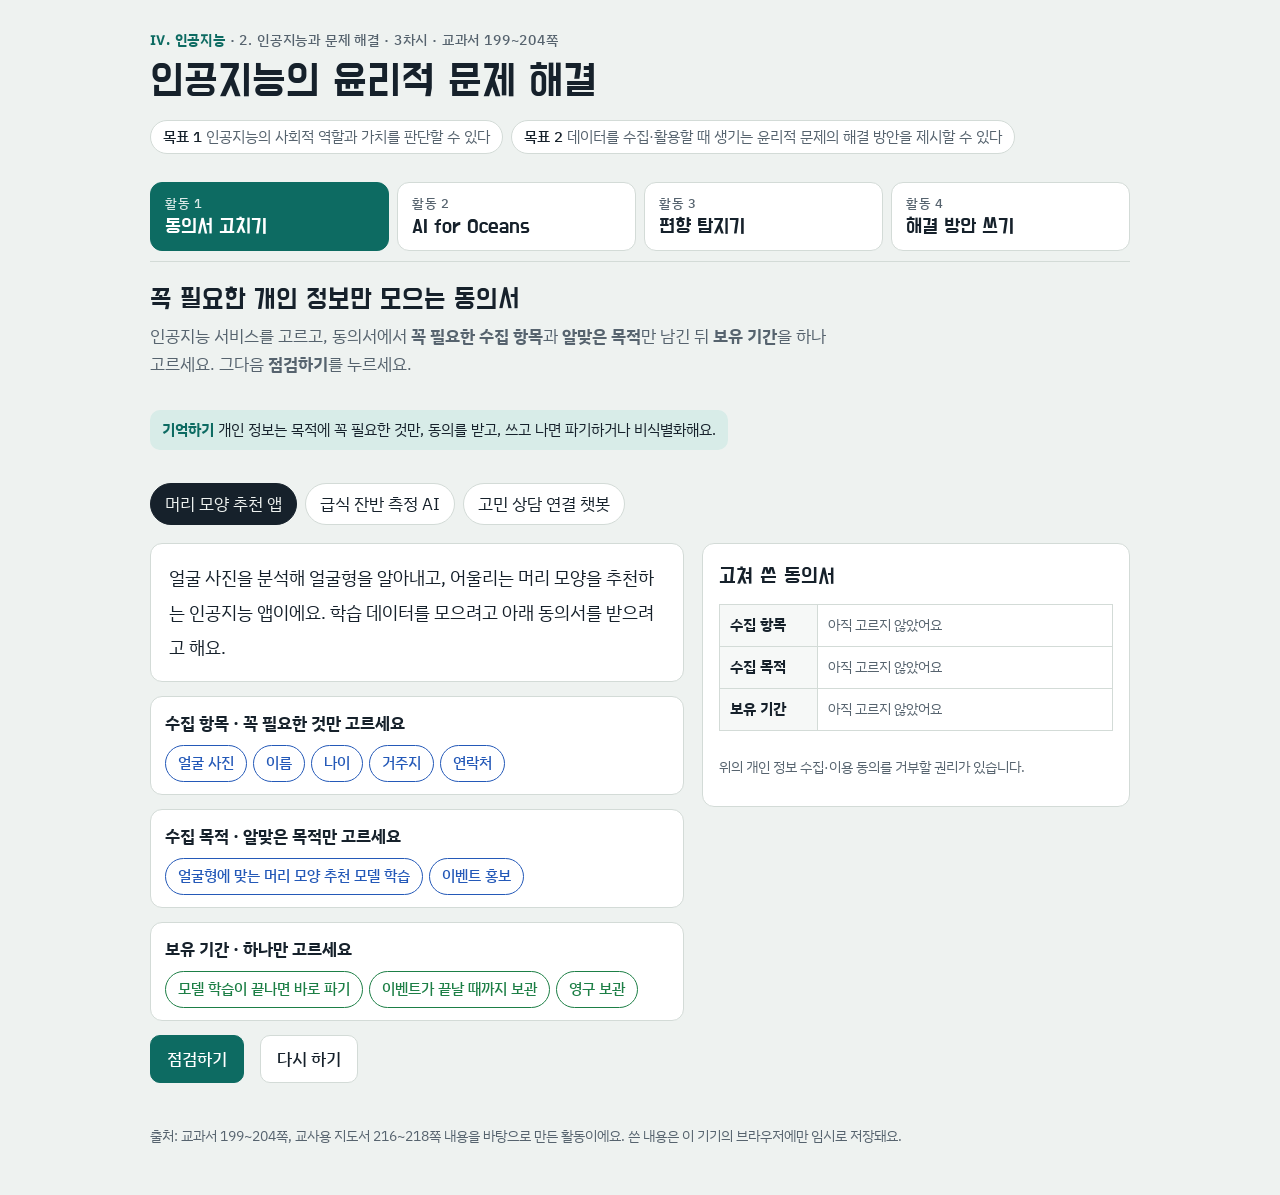
<file: ai-lesson3/index.html>
<!DOCTYPE html>
<html lang="ko">
<head>
<meta charset="utf-8">
<meta name="viewport" content="width=device-width, initial-scale=1, viewport-fit=cover">
<title>인공지능 3차시</title>
<meta name="claude:viewport-fit-sides" content="cover">
<link rel="preconnect" href="https://fonts.googleapis.com">
<link rel="preconnect" href="https://fonts.gstatic.com" crossorigin>
<link rel="stylesheet" href="https://fonts.googleapis.com/css2?family=Do+Hyeon&family=IBM+Plex+Sans+KR:wght@400;500;700&display=swap">
<style>
/* Layout: 교과서식 단원 머리띠 + 큰 활동 탭, 아래에 활동 카드. 선택 칩과 정답·오답 표시 색을 끝까지 일관되게 */
:root{
  --bg:#eef2f0; --surface:#ffffff; --surface-2:#f6f8f7; --ink:#16212b; --muted:#56636e; --line:#d3dbd7;
  --accent:#0d6b62; --accent-ink:#ffffff; --accent-soft:#d8ece8;
  --ok:#1d7f46; --ok-soft:#dcf1e4; --bad:#b8322a; --bad-soft:#f8e0dd; --mid:#9a6a10; --mid-soft:#f6ecd4;
  --t-perc:#2459b8; --t-learn:#1d7f46; --t-opt:#a8650e; --t-auto:#b22e6f; --t-pred:#6a49c9;
  --display:"Do Hyeon","Apple SD Gothic Neo","Malgun Gothic",sans-serif;
  --body:"IBM Plex Sans KR","Apple SD Gothic Neo","Malgun Gothic",system-ui,sans-serif;
  --r:12px;
}
@media (prefers-color-scheme: dark){:root:not([data-theme="light"]){
  --bg:#111816; --surface:#19221f; --surface-2:#1f2a27; --ink:#e6ece9; --muted:#9caaa5; --line:#31403b;
  --accent:#4fc2b4; --accent-ink:#06201c; --accent-soft:#163a35;
  --ok:#5cc98a; --ok-soft:#183626; --bad:#f07a70; --bad-soft:#3d1d1a; --mid:#e3b45a; --mid-soft:#3a2e14;
  --t-perc:#78a6f5; --t-learn:#5cc98a; --t-opt:#e3a957; --t-auto:#f07ab3; --t-pred:#a993f5; color-scheme:dark}}
:root[data-theme="dark"]{
  --bg:#111816; --surface:#19221f; --surface-2:#1f2a27; --ink:#e6ece9; --muted:#9caaa5; --line:#31403b;
  --accent:#4fc2b4; --accent-ink:#06201c; --accent-soft:#163a35;
  --ok:#5cc98a; --ok-soft:#183626; --bad:#f07a70; --bad-soft:#3d1d1a; --mid:#e3b45a; --mid-soft:#3a2e14;
  --t-perc:#78a6f5; --t-learn:#5cc98a; --t-opt:#e3a957; --t-auto:#f07ab3; --t-pred:#a993f5; color-scheme:dark}
*{box-sizing:border-box}
[hidden]{display:none!important}
html,body{margin:0}
:root{padding-top:env(safe-area-inset-top,0px);padding-bottom:env(safe-area-inset-bottom,0px)}
body{background:var(--bg);color:var(--ink);font-family:var(--body);font-size:17px;line-height:1.65;
  padding-left:max(16px,env(safe-area-inset-left,0px));padding-right:max(16px,env(safe-area-inset-right,0px));padding-block:0 48px}
.wrap{max-width:980px;margin:0 auto}
[data-t="perc"]{--tc:var(--t-perc)} [data-t="learn"]{--tc:var(--t-learn)} [data-t="opt"]{--tc:var(--t-opt)}
[data-t="auto"]{--tc:var(--t-auto)} [data-t="pred"]{--tc:var(--t-pred)}
header.top{padding-block:28px 18px;display:grid;gap:6px}
.eyebrow{font-size:14px;letter-spacing:.06em;color:var(--muted);font-weight:500}
.eyebrow b{color:var(--accent)}
h1{font-family:var(--display);font-weight:400;font-size:clamp(30px,5vw,44px);line-height:1.15;margin:0;text-wrap:balance}
.goals{display:flex;flex-wrap:wrap;gap:8px;margin-top:6px}
.goal{font-size:14.5px;background:var(--surface);border:1px solid var(--line);border-radius:999px;padding:4px 12px;color:var(--muted)}
.goal b{color:var(--ink);font-weight:500}
nav.tabs{position:sticky;top:env(safe-area-inset-top,0px);z-index:5;background:var(--bg);padding-block:10px;display:grid;grid-template-columns:repeat(auto-fit,minmax(150px,1fr));gap:8px;border-bottom:1px solid var(--line)}
body::before{content:"";position:fixed;inset:0 0 auto;height:env(safe-area-inset-top,0px);z-index:10;background:var(--bg)}
.tab{font:inherit;cursor:pointer;text-align:left;border:1.5px solid var(--line);background:var(--surface);color:var(--ink);border-radius:var(--r);padding:10px 14px;display:grid;gap:0;min-width:0}
.tab small{font-size:13px;color:var(--muted);font-weight:500;letter-spacing:.04em}
.tab span{font-family:var(--display);font-size:21px;line-height:1.25}
.tab[aria-selected="true"]{background:var(--accent);border-color:var(--accent);color:var(--accent-ink)}
.tab[aria-selected="true"] small{color:var(--accent-ink);opacity:.85}
.tab:focus-visible,button:focus-visible,textarea:focus-visible{outline:3px solid var(--accent);outline-offset:2px}
section.panel{padding-top:22px;display:grid;gap:18px}
.intro{display:grid;gap:4px}
.intro h2{font-family:var(--display);font-weight:400;font-size:28px;margin:0;line-height:1.2}
.intro p{margin:0;color:var(--muted);max-width:68ch}
.link-note{font-size:14.5px;background:var(--accent-soft);color:var(--ink);border-radius:10px;padding:8px 12px;max-width:max-content}
.link-note b{color:var(--accent)}
.bar{display:flex;flex-wrap:wrap;align-items:center;gap:10px 16px}
.score{font-variant-numeric:tabular-nums;font-weight:700;font-size:18px}
.btn{font:inherit;font-weight:500;cursor:pointer;border-radius:10px;padding:9px 16px;border:1.5px solid var(--line);background:var(--surface);color:var(--ink)}
.btn.primary{background:var(--accent);border-color:var(--accent);color:var(--accent-ink)}
.btn:disabled{opacity:.45;cursor:not-allowed}
/* 활동 1 */
.grid1{display:grid;grid-template-columns:repeat(auto-fill,minmax(270px,1fr));gap:12px}
.card{background:var(--surface);border:1px solid var(--line);border-radius:var(--r);padding:14px 16px;display:grid;gap:10px;align-content:start;min-width:0}
.card .thing{font-size:13.5px;font-weight:700;color:var(--muted);letter-spacing:.04em}
.card .desc{margin:0;font-size:16.5px}
.choice{display:grid;grid-template-columns:1fr 1fr;gap:8px}
.choice button{font:inherit;cursor:pointer;border-radius:10px;padding:8px;border:1.5px solid var(--line);background:var(--surface-2);color:var(--ink);font-weight:500}
.choice button[aria-pressed="true"]{border-color:var(--ink)}
.card.right{border-color:var(--ok);background:linear-gradient(var(--ok-soft),var(--ok-soft)) top/100% 4px no-repeat,var(--surface)}
.card.wrong{border-color:var(--bad);background:linear-gradient(var(--bad-soft),var(--bad-soft)) top/100% 4px no-repeat,var(--surface)}
.fb{font-size:15px;border-radius:8px;padding:8px 10px}
.fb.ok{background:var(--ok-soft)} .fb.no{background:var(--bad-soft)}
.fb b{display:block}
.rule{display:grid;grid-template-columns:1fr 1fr;gap:12px}
.rule > div{background:var(--surface);border:1px solid var(--line);border-radius:var(--r);padding:12px 14px;min-width:0}
.rule h3{margin:0 0 4px;font-size:16px}
.rule p{margin:0;font-size:15px;color:var(--muted)}
/* 특성 참고 */
details.ref{background:var(--surface);border:1px solid var(--line);border-radius:var(--r);padding:10px 14px}
details.ref summary{cursor:pointer;font-weight:500}
.refgrid{display:grid;grid-template-columns:repeat(auto-fill,minmax(170px,1fr));gap:8px;margin-top:10px}
.refgrid div{border-left:4px solid var(--tc);padding:2px 0 2px 10px;font-size:14.5px;min-width:0}
.refgrid b{color:var(--tc);display:block;font-size:15.5px}
/* 활동 2 */
.casepick{display:flex;flex-wrap:wrap;gap:8px}
.casepick button{font:inherit;cursor:pointer;border-radius:999px;padding:6px 14px;border:1.5px solid var(--line);background:var(--surface);color:var(--ink)}
.casepick button[aria-pressed="true"]{background:var(--ink);color:var(--bg);border-color:var(--ink)}
.casetext{background:var(--surface);border:1px solid var(--line);border-radius:var(--r);padding:16px 18px;font-size:18px;line-height:1.95;max-width:none}
.clue{border-bottom:2px dashed var(--muted);padding:1px 2px;border-radius:4px}
.clue sup{font-size:12px;font-weight:700;color:var(--accent);margin-right:2px}
.clue.tagged{border-bottom:3px solid var(--tc);background:color-mix(in srgb,var(--tc) 14%,transparent)}
.rows{display:grid;gap:10px}
.row{background:var(--surface);border:1px solid var(--line);border-radius:var(--r);padding:12px 14px;display:grid;gap:8px;min-width:0}
.row q{font-weight:500}
.row q::before{content:attr(data-n) "  ";color:var(--accent);font-weight:700}
.chips{display:flex;flex-wrap:wrap;gap:6px}
.chip{font:inherit;font-size:15px;cursor:pointer;border-radius:999px;padding:5px 12px;border:1.5px solid var(--tc);background:transparent;color:var(--tc);font-weight:500}
.chip[aria-pressed="true"]{background:var(--tc);color:var(--surface)}
.mark{font-size:15px;border-radius:8px;padding:6px 10px}
.mark.ok{background:var(--ok-soft)} .mark.no{background:var(--bad-soft)} .mark.mid{background:var(--mid-soft)}
/* 활동 3 */
.two{display:grid;grid-template-columns:minmax(0,1.25fr) minmax(0,1fr);gap:18px;align-items:start}
.step{display:grid;gap:8px}
.step h3{margin:0;font-size:16px;display:flex;gap:8px;align-items:baseline}
.step h3 i{font-style:normal;color:var(--accent);font-family:var(--display);font-size:20px;font-weight:400}
.prompt{background:var(--surface-2);border:1px dashed var(--line);border-radius:10px;padding:10px 12px;font-size:15.5px}
.pairsel{display:grid;grid-template-columns:1fr 1fr;gap:10px}
.pairsel > div{display:grid;gap:6px;min-width:0}
.pairsel label{font-size:14px;color:var(--muted);font-weight:500}
textarea{font:inherit;font-size:16px;width:100%;min-height:92px;resize:vertical;border:1.5px solid var(--line);border-radius:10px;padding:10px 12px;background:var(--surface);color:var(--ink)}
textarea.rel{min-height:120px}
.starter{font-size:14px;color:var(--muted)}
.check{position:sticky;top:calc(env(safe-area-inset-top,0px) + 92px);background:var(--surface);border:1px solid var(--line);border-radius:var(--r);padding:14px 16px;display:grid;gap:10px}
.check h3{margin:0;font-family:var(--display);font-weight:400;font-size:22px}
.check ul{list-style:none;margin:0;padding:0;display:grid;gap:8px}
.check li{display:grid;grid-template-columns:24px 1fr;gap:6px;font-size:15px;align-items:start}
.check li .dot{width:20px;height:20px;border-radius:50%;border:2px solid var(--line);margin-top:3px;display:grid;place-items:center;font-size:12px;font-weight:700}
.check li.done .dot{background:var(--ok);border-color:var(--ok);color:var(--surface)}
.check li .hint{display:block;color:var(--muted);font-size:13.5px}
.level{border-radius:10px;padding:10px 12px;font-weight:500}
.level small{display:block;font-weight:400;color:var(--muted);font-size:13px}
.model{background:var(--surface-2);border-radius:10px;padding:12px 14px;font-size:15.5px}
.model p{margin:0 0 6px}
.toast{font-size:14px;color:var(--ok);min-height:1.2em}
footer{margin-top:28px;font-size:13.5px;color:var(--muted);display:grid;gap:12px}
footer p{margin:0}
a.btn{text-decoration:none;display:inline-flex;align-items:center}
.teacher{color:var(--ink);font-size:15px}
.tset{display:grid;gap:10px;margin-top:10px}
.trow{display:flex;flex-wrap:wrap;gap:8px}
.trow input{font:inherit;flex:1 1 260px;min-width:0;border:1.5px solid var(--line);border-radius:10px;padding:8px 12px;background:var(--surface);color:var(--ink)}
.trow input:focus-visible{outline:3px solid var(--accent);outline-offset:2px}
.tstatus{font-weight:500;min-height:1.2em}
.tstatus.ok{color:var(--ok)} .tstatus.no{color:var(--bad)}
.tbox{display:grid;gap:6px;background:var(--surface-2);border-radius:10px;padding:10px 12px;min-width:0}
.tbox code,.tset code{font-size:13.5px;word-break:break-all;overflow-wrap:anywhere}
.trow label{align-self:center}
.trow input.num{flex:0 0 5.5em}
.btn.sm{padding:5px 10px;font-size:14px}
.classpick{display:inline-flex;align-items:center;gap:6px;font-weight:500}
.classpick select{font:inherit;border:1.5px solid var(--line);border-radius:10px;padding:8px 10px;background:var(--surface);color:var(--ink)}
.classpick select:focus-visible{outline:3px solid var(--accent);outline-offset:2px}
.crows{display:grid;gap:6px}
.crow{display:grid;grid-template-columns:6.5em minmax(0,1fr) auto;gap:6px}
.crow input{font:inherit;font-size:15px;min-width:0;border:1.5px solid var(--line);border-radius:10px;padding:7px 10px;background:var(--surface);color:var(--ink)}
.crow input:focus-visible{outline:3px solid var(--accent);outline-offset:1px}
.crow input.bad{border-color:var(--bad);background:var(--bad-soft)}
.clinks{list-style:none;margin:0;padding:0;display:grid;gap:6px}
.clinks li{display:grid;grid-template-columns:4.5em minmax(0,1fr) auto;gap:8px;align-items:center}
.snippet{margin:0;font-size:13px;background:var(--surface);border:1px solid var(--line);border-radius:8px;padding:8px 10px;overflow-x:auto;white-space:pre;color:var(--ink)}
@media (max-width:760px){
  .two{grid-template-columns:minmax(0,1fr)} .check{position:static}
  .tab span{font-size:17px} .tab{padding:8px 10px}
  .rule{grid-template-columns:minmax(0,1fr)}
}
@media (max-width:440px){ .pairsel{grid-template-columns:minmax(0,1fr)} .tab small{display:none} }
@media (prefers-reduced-motion:no-preference){ .card,.clue,.chip,.tab{transition:background-color .15s,border-color .15s} }
[data-t="cls"]{--tc:var(--t-perc)} [data-t="reg"]{--tc:var(--t-opt)} [data-t="clu"]{--tc:var(--t-learn)} [data-t="lab"]{--tc:var(--t-auto)}
.rule3{grid-template-columns:repeat(3,minmax(0,1fr))}
.rule3 > div{border-top:4px solid var(--tc)}
.rule3 h3{color:var(--tc)}
.pick{display:grid;gap:4px}
.pl{font-size:13px;font-weight:700;color:var(--muted);letter-spacing:.04em}
.item3{display:grid;gap:6px;background:var(--surface);border:1px solid var(--line);border-radius:var(--r);padding:12px 14px}
textarea.sm{min-height:64px}
.evpick{display:flex;flex-wrap:wrap;gap:6px;align-items:center}
.evpick .pl{width:100%;font-size:13px;font-weight:700;color:var(--muted);letter-spacing:.04em}
.evchip{font:inherit;font-size:14.5px;line-height:1.45;text-align:left;cursor:pointer;border:1.5px dashed var(--line);background:var(--surface);color:var(--ink);border-radius:10px;padding:6px 10px;max-width:100%}
.evchip:hover{border-color:var(--accent)}
.evchip[aria-pressed="true"]{border-style:solid;border-color:var(--accent);background:var(--accent-soft)}
.evchip:focus-visible{outline:3px solid var(--accent);outline-offset:2px}
.casetext{white-space:normal}
@media (max-width:760px){ .rule3{grid-template-columns:minmax(0,1fr)} }

.consent{position:sticky;top:calc(env(safe-area-inset-top,0px) + 92px);background:var(--surface);border:1px solid var(--line);border-radius:var(--r);padding:14px 16px;display:grid;gap:10px}
.consent h3{margin:0;font-family:var(--display);font-weight:400;font-size:22px}
.consent table{width:100%;border-collapse:collapse;font-size:15px}
.consent th{width:6.5em;white-space:nowrap;text-align:left;vertical-align:top;background:var(--surface-2);padding:8px 10px;border:1px solid var(--line);font-weight:700}
.consent td{padding:8px 10px;border:1px solid var(--line)}
@media (max-width:760px){ .consent{position:static} }
.tab span{white-space:nowrap;overflow:hidden;text-overflow:ellipsis}
.ocsteps{display:grid;gap:10px}
.ocstep{display:grid;grid-template-columns:36px minmax(0,1fr);gap:10px;background:var(--surface);border:1px solid var(--line);border-radius:var(--r);padding:12px 14px}
.ocstep > i{font-style:normal;font-family:var(--display);font-size:22px;color:var(--accent)}
.ocstep > div{display:grid;gap:4px}
.item3 .sub{display:grid;grid-template-columns:28px minmax(0,1fr);gap:8px;padding:8px 0;border-top:1px dashed var(--line)}
.item3 .sub:first-child{border-top:0;padding-top:0}
.item3 .sub > div{display:grid;gap:4px}
.item3 .sn{font-family:var(--display);font-size:20px;color:var(--accent);line-height:1.2}
.item3 .st{font-weight:700}
.item3 .sub.done .sn{color:var(--ok)}
.item3 .sub.locked{opacity:.6}
.item3 textarea:disabled{background:var(--surface-2);cursor:not-allowed}
.lockmsg{font-size:13.5px;color:var(--muted)} .lockmsg:empty{display:none}
</style>
</head>
<body>
<div class="wrap">
  <header class="top">
    <div class="eyebrow"><b>Ⅳ. 인공지능</b> · 2. 인공지능과 문제 해결 · 3차시 · 교과서 199~204쪽</div>
    <h1>인공지능의 윤리적 문제 해결</h1>
    <div class="goals">
      <span class="goal"><b>목표 1</b> 인공지능의 사회적 역할과 가치를 판단할 수 있다</span>
      <span class="goal"><b>목표 2</b> 데이터를 수집·활용할 때 생기는 윤리적 문제의 해결 방안을 제시할 수 있다</span>
    </div>
  </header>

  <nav class="tabs" role="tablist" aria-label="활동">
    <button class="tab" role="tab" id="tab-consent" aria-controls="consent" data-k="consent"><small>활동 1</small><span>동의서 고치기</span></button>
    <button class="tab" role="tab" id="tab-ocean" aria-controls="ocean" data-k="ocean"><small>활동 2</small><span>AI for Oceans</span></button>
    <button class="tab" role="tab" id="tab-bias" aria-controls="bias" data-k="bias"><small>활동 3</small><span>편향 탐지기</span></button>
    <button class="tab" role="tab" id="tab-solve" aria-controls="solve" data-k="solve"><small>활동 4</small><span>해결 방안 쓰기</span></button>
  </nav>

  <!-- 활동 1: 동의서 고치기 -->
  <section class="panel" id="consent" role="tabpanel" aria-labelledby="tab-consent">
    <div class="intro">
      <h2>꼭 필요한 개인 정보만 모으는 동의서</h2>
      <p>인공지능 서비스를 고르고, 동의서에서 <b>꼭 필요한 수집 항목</b>과 <b>알맞은 목적</b>만 남긴 뒤 <b>보유 기간</b>을 하나 고르세요. 그다음 <b>점검하기</b>를 누르세요.</p>
    </div>
    <p class="link-note"><b>기억하기</b> 개인 정보는 목적에 꼭 필요한 것만, 동의를 받고, 쓰고 나면 파기하거나 비식별화해요.</p>
    <div class="casepick" id="pick1" aria-label="서비스 고르기"></div>
    <div class="two">
      <div class="step" style="gap:14px">
        <div class="casetext" id="text1"></div>
        <div class="row"><b>수집 항목 · 꼭 필요한 것만 고르세요</b><div class="chips" id="items1"></div></div>
        <div class="row"><b>수집 목적 · 알맞은 목적만 고르세요</b><div class="chips" id="purp1"></div></div>
        <div class="row"><b>보유 기간 · 하나만 고르세요</b><div class="chips" id="keep1"></div></div>
        <div class="bar">
          <button class="btn primary" id="grade1">점검하기</button>
          <button class="btn" id="reset1">다시 하기</button>
          <span class="score" id="s1"></span>
        </div>
        <div class="rows" id="fb1"></div>
      </div>
      <aside class="consent" aria-live="polite">
        <h3>고쳐 쓴 동의서</h3>
        <table><tbody id="form1"></tbody></table>
        <p class="starter">위의 개인 정보 수집·이용 동의를 거부할 권리가 있습니다.</p>
      </aside>
    </div>
  </section>

  <!-- 활동 2: AI for Oceans -->
  <section class="panel" id="ocean" role="tabpanel" aria-labelledby="tab-ocean" hidden>
    <div class="intro">
      <h2>AI for Oceans로 편향 경험하기</h2>
      <p>바다 쓰레기를 치우는 AI에게 물고기를 직접 가르쳐 보세요. 가르치는 <b>기준</b>이 다르면 AI의 판단이 어떻게 달라지는지 확인하고 아래에 기록해요.</p>
    </div>
    <p class="link-note"><b>교과서 연결</b> 데이터 수집 시 주의 사항 · <b>기준이 모호하면</b> 사람마다 판단이 달라 데이터 편향이 생겨요.</p>
    <div class="bar">
      <a class="btn primary" href="https://studio.code.org/s/oceans/lessons/1/levels/1?lang=ko-KR" target="_blank" rel="noopener">AI for Oceans 처음부터 하기 ↗</a>
      <a class="btn" href="https://studio.code.org/s/oceans/lessons/1/levels/6?lang=ko-KR" target="_blank" rel="noopener">6단계 바로 가기 ↗</a>
      <a class="btn" href="https://studio.code.org/s/oceans/lessons/1/levels/8?lang=ko-KR" target="_blank" rel="noopener">8단계 바로 가기 ↗</a>
    </div>
    <p class="starter">로그인하지 않아도 할 수 있어요. 화면이 영어로 나오면 아래쪽 언어 메뉴에서 ‘한국어’를 고르세요.</p>
    <div class="ocsteps">
      <div class="ocstep"><i>1</i><div><b>1~5단계 · 물고기와 쓰레기 가르치기</b><span class="starter">그림마다 물고기면 ‘예’, 쓰레기면 ‘아니요’를 눌러 AI를 학습시키고 ‘실행’으로 결과를 봐요. 많이 가르칠수록 결과가 어떻게 달라지는지 살펴보세요.</span></div></div>
      <div class="ocstep"><i>2</i><div><b>6단계 · ‘파란색 물고기’ 가르치기</b><span class="starter">AI가 찾을 물고기 단어를 고르고 가르쳐요. 몸통 색만 볼지, 지느러미까지 볼지 내 <b>기준</b>을 정하고 시작하세요.</span></div></div>
      <div class="ocstep"><i>3</i><div><b>8단계 · 새 단어 가르치기</b><span class="starter">표정이나 느낌처럼 사람마다 판단이 다를 수 있는 단어를 골라 가르쳐 보고, 짝의 결과와 비교해요.</span></div></div>
    </div>
    <div class="row">
      <b>실험 1 · 6단계</b>
      <span class="pl">내 기준</span><div class="chips" id="oc1c"></div>
      <span class="pl">AI가 고른 물고기는 내 생각과 얼마나 맞았나요?</span><div class="chips" id="oc1r"></div>
      <label class="pl" for="oc1t">짝과 기준이 달랐다면 결과는 어떻게 달랐나요?</label>
      <textarea id="oc1t" class="sm" placeholder="예) 나는 지느러미까지 파란 물고기만 골랐는데, 짝의 AI는 몸통만 파래도 골랐다."></textarea>
    </div>
    <div class="row">
      <b>실험 2 · 8단계</b>
      <span class="pl">내가 고른 단어</span><div class="chips" id="oc2w"></div>
      <span class="pl">같은 물고기를 보고 짝과 판단이 같았나요?</span><div class="chips" id="oc2r"></div>
      <label class="pl" for="oc2t">판단이 달랐던 물고기와 그 이유</label>
      <textarea id="oc2t" class="sm" placeholder="예) 입꼬리가 내려간 물고기를 나는 ‘화난’으로, 짝은 ‘슬픈’으로 골랐다."></textarea>
    </div>
    <div class="row">
      <b>생각 정리</b>
      <label class="pl" for="oc3t">기준이 모호하면 왜 편향이 생길까요? 어떻게 하면 줄일 수 있을까요?</label>
      <textarea id="oc3t"></textarea>
      <div class="bar"><button class="btn" id="ocModel">예시 답안 보기</button><button class="btn primary" id="ocNext">다음 활동 · 편향 탐지기 →</button></div>
      <div class="model" id="ocModelBox" hidden><p><b>예시 답안</b></p><p>‘파란색’이나 ‘화난’처럼 기준이 분명하지 않은 단어는 가르치는 사람마다 다르게 판단한다. 그러면 AI는 가르친 사람의 생각대로만 배우게 되어, 다른 사람이 보기에는 틀린 결과를 내는 편향이 생긴다.</p><p>줄이려면 데이터를 모으기 전에 분류 기준을 분명하게 정하고(예: 몸통 절반 이상이 파란색), 여러 사람이 함께 레이블을 붙여 서로 확인한다.</p></div>
    </div>
  </section>

  <!-- 활동 3: 편향 탐지기 -->
  <section class="panel" id="bias" role="tabpanel" aria-labelledby="tab-bias" hidden>
    <div class="intro">
      <h2>이 데이터, 한쪽으로 치우쳤을까?</h2>
      <p>사례마다 데이터 편향이 생길 가능성이 있으면 <b>편향 O</b>, 아니면 <b>편향 X</b>를 누르세요. 누르면 바로 이유가 나와요.</p>
    </div>
    <p class="link-note"><b>수행평가 연결</b> 문항 4(1)은 사례마다 데이터 편향 여부를 O, X로 판단하고 <b>이유</b>를 쓰는 문제예요.</p>
    <div class="rule">
      <div><h3>누가 빠졌는지 찾아요</h3><p>그 인공지능을 쓸 사람은 누구인지 먼저 떠올리고, 데이터에 그 사람들이 <b>골고루</b> 들어 있는지 확인해요.</p></div>
      <div><h3>‘~만’, ‘~위주로’를 조심해요</h3><p>한 집단, 한 장소, 한 시기의 데이터만 쓰면 다른 사람이나 상황에서는 틀리기 쉬워요.</p></div>
    </div>
    <div class="bar">
      <span class="score" id="s2">0 / 10 맞힘</span>
      <button class="btn" id="reset2">처음부터 다시</button>
    </div>
    <div class="grid1" id="grid2"></div>
  </section>

  <!-- 활동 4: 해결 방안 쓰기 -->
  <section class="panel" id="solve" role="tabpanel" aria-labelledby="tab-solve" hidden>
    <div class="intro">
      <h2>편향이 일으키는 피해와 해결 방안 쓰기</h2>
      <p>수행평가 문항 4(2)와 같은 형식이에요. 편향이 있는 사례를 골라 ⓐ 편향 부분 고르기 → ⓑ 누가 어떤 피해를 입는지 이유 쓰기 → ⓒ 데이터를 다시 모으는 개선 방안 쓰기 순서로 해요.</p>
    </div>
    <p class="link-note"><b>채점기준 5점</b> 구체적 피해를 논리적으로 서술하고, 실현 가능한 개선 방안(데이터 다시 수집)을 제시</p>
    <div class="two">
      <div class="step" style="gap:18px">
        <div class="step">
          <h3><i>1</i> 사례 고르기</h3>
          <div class="casepick" id="pick3"></div>
          <div class="casetext" id="text3" style="font-size:17px;line-height:1.8"></div>
        </div>
        <div class="step">
          <h3><i>2</i> 편향 부분 고르기 → 이유 쓰기 → 개선 방안 쓰기</h3>
          <p class="starter">ⓐ → ⓑ → ⓒ 순서로 해요. 이유를 써야 개선 방안 칸이 열려요.</p>
          <div class="item3">
            <div class="sub" id="sa"><span class="sn">ⓐ</span><div><span class="st">편향 부분 고르기</span><span class="starter">지문에서 데이터가 한쪽으로 치우친 부분을 눌러요. 여러 개 골라도 돼요.</span><div class="evpick" id="ep-harm"></div></div></div>
            <div class="sub" id="sb"><span class="sn">ⓑ</span><div><label class="st" for="harm">이유 쓰기 · 이 편향 때문에 누가 어떤 피해를 입을까?</label><span class="starter">이렇게 학습하면 어떤 사람을 잘 알아보지 못하거나 불리하게 판단하는지 구체적으로 써요.</span><textarea id="harm" class="sm" placeholder="예) ○○의 데이터가 없어서 ○○은(는) … 피해를 입는다."></textarea><span class="lockmsg" id="lb"></span></div></div>
            <div class="sub" id="sc"><span class="sn">ⓒ</span><div><label class="st" for="fixd">개선 방안 쓰기 · 데이터를 어떻게 다시 모을까?</label><span class="starter">어떤 데이터를 더 모으거나 어떻게 골고루 모을지 구체적으로 써요.</span><textarea id="fixd" class="sm"></textarea><span class="lockmsg" id="lc"></span></div></div>
          </div>
        </div>
        <div class="bar">
          <label class="classpick" id="classWrap" hidden>우리 반 <select id="classSel"></select></label>
          <a class="btn primary" id="padlet3" target="_blank" rel="noopener" hidden>복사하고 패들렛에 붙이기 ↗</a>
          <button class="btn" id="copy3">내 답안 복사하기</button>
          <button class="btn" id="model3">예시 답안 보기</button>
          <button class="btn" id="clear3">지우기</button>
          <span class="toast" id="toast3" aria-live="polite"></span>
        </div>
        <p class="mark no" id="padletBad" hidden>선생님이 준 링크가 중간에 잘려서 우리 반 패들렛 목록을 불러오지 못했어요. 노션 수업 링크나 QR 코드로 다시 들어와 주세요.</p>
        <p class="starter" id="padletHelp" hidden><span id="classHint">우리 반을 고른 뒤 </span>버튼을 누르면 답안이 복사되고 패들렛이 새 탭으로 열려요. 패들렛의 <b>‘편향 해결 방안 쓰기’ 섹션</b> 아래 <b>+</b>를 눌러 게시물 내용에 붙여 넣기(Ctrl+V) 하세요. 제목에는 학번과 이름을 써 주세요.</p>
        <div class="model" id="modelbox" hidden></div>
      </div>
      <aside class="check" aria-live="polite">
        <h3>자가 점검표</h3>
        <ul id="checks"></ul>
        <div class="level" id="level"></div>
      </aside>
    </div>
  </section>

  <footer>
    <p>출처: 교과서 199~204쪽, 교사용 지도서 216~218쪽 내용을 바탕으로 만든 활동이에요. 쓴 내용은 이 기기의 브라우저에만 임시로 저장돼요.</p>
    <details class="ref teacher" id="teacher" hidden>
      <summary>선생님 설정 · 반별 패들렛 연결</summary>
      <div class="tset">
        <p>반마다 활동 4(해결 방안 쓰기) 답안을 받을 패들렛 주소를 넣으세요. <b>padlet.com</b> 주소만 쓸 수 있어요. 패들렛을 하나만 쓴다면 한 줄만 채우면 돼요.</p>
        <div class="trow">
          <label for="classCount" class="starter">반 수</label>
          <input id="classCount" class="num" type="number" min="1" max="30" value="9">
          <button class="btn" id="makeRows">반 수만큼 줄 만들기</button>
        </div>
        <div class="crows" id="classRows"></div>
        <div class="trow">
          <button class="btn" id="addRow">+ 반 추가</button>
          <button class="btn primary" id="saveRows">이 기기에 저장</button>
          <button class="btn" id="clearRows">모두 지우기</button>
        </div>
        <p class="tstatus" id="padletStatus" aria-live="polite"></p>
        <p class="starter" id="activeNow"></p>
        <div class="tbox" id="shareBox" hidden>
          <b>전체 반 공용 링크</b>
          <span class="starter">학생이 활동 4에서 자기 반을 골라 제출해요. 노션처럼 한곳에 링크 하나만 올릴 때 좋아요. 이 링크로 한 번 들어온 기기는 반 목록을 기억해서, 다음에 그냥 주소로 들어와도 패들렛 버튼이 나와요.</span>
          <code id="shareLink"></code>
          <div><button class="btn sm" data-copy="shareLink">링크 복사</button></div>
          <b>반별 링크</b>
          <span class="starter">반이 정해진 링크라서 학생이 반을 고를 필요가 없어요. 반마다 다른 곳(클래스룸 등)에 올릴 때 좋아요.</span>
          <ul class="clinks" id="classLinks"></ul>
          <b>코드에 넣을 설정</b>
          <span class="starter">index.html 스크립트 맨 위의 <code>PADLETS</code> 부분을 이 내용으로 바꾸면, 링크에 아무것도 붙이지 않아도 이 반 목록이 항상 적용돼요.</span>
          <pre class="snippet" id="codeSnippet"></pre>
          <div><button class="btn sm" data-copy="codeSnippet">설정 복사</button></div>
        </div>
        <p class="starter">이 설정 칸은 사이트 주소 끝에 <code>#teacher</code>를 붙여 열 때만 보여요. 학생 화면과 학생용 링크에서는 보이지 않아요.</p>
        <p class="starter">적용 순서: ① 학생용 링크(공용·반별) → ② 코드에 적은 <code>PADLETS</code> → ③ 이 기기에 저장한 목록(전자칠판처럼 한 기기에서만 쓸 때).</p>
      </div>
    </details>
  </footer>
</div>

<script>
/* ===== 선생님 설정: 반별 패들렛 =====
   ["반 이름", "패들렛 주소"] 를 한 줄에 하나씩 넣으세요. 반 수는 학교에 맞게 줄을 늘리거나 줄이면 돼요.
   비워 두면 사이트 주소 끝에 #teacher 를 붙여 연 '선생님 설정'에서 정할 수 있어요.
   예)
   const PADLETS = [
     ["1반", "https://padlet.com/teacher/ai-1"],
     ["2반", "https://padlet.com/teacher/ai-2"],
   ];  */
const PADLETS = [
];
/* =================================== */
const $=s=>document.querySelector(s);
const esc=s=>String(s).replace(/[&<>"]/g,c=>({'&':'&amp;','<':'&lt;','>':'&gt;','"':'&quot;'}[c]));
const store={get(k,d){try{const v=localStorage.getItem('ai3-'+k);return v?JSON.parse(v):d}catch(e){return d}},set(k,v){try{localStorage.setItem('ai3-'+k,JSON.stringify(v))}catch(e){}}};
const norm=s=>String(s||'').replace(/[\s'"‘’“”.,·]/g,'');

/* 탭 */
const KEYS=['consent','ocean','bias','solve'];
function showTab(k){ if(!KEYS.includes(k))k=KEYS[0];
  KEYS.forEach(x=>{ $('#'+x).hidden=x!==k; document.querySelector(`.tab[data-k="${x}"]`).setAttribute('aria-selected',x===k);});
  store.set('tab',k); }
document.querySelectorAll('.tab').forEach(b=>b.addEventListener('click',()=>{showTab(b.dataset.k); try{history.replaceState(null,'','#'+b.dataset.k)}catch(e){} window.scrollTo({top:0})}));
{ const h=(location.hash||'').slice(1); showTab(KEYS.includes(h)?h:store.get('tab','consent')); }
function pickers(el,list,cur,on){ el.innerHTML=list.map((c,i)=>`<button aria-pressed="${i===cur}" data-i="${i}">${esc(c.name)}</button>`).join('');
  el.querySelectorAll('button').forEach(b=>b.addEventListener('click',()=>on(+b.dataset.i))); }

/* 활동 1: 동의서 고치기 */
const FORMS=[
 {id:'hair',name:'머리 모양 추천 앱',text:'얼굴 사진을 분석해 얼굴형을 알아내고, 어울리는 머리 모양을 추천하는 인공지능 앱이에요. 학습 데이터를 모으려고 아래 동의서를 받으려고 해요.',
  items:[['얼굴 사진',1,'얼굴형을 알아내려면 꼭 필요해요.'],['이름',0,'얼굴형 분석에는 이름이 필요 없어요.'],['나이',0,'머리 모양 추천 모델 학습에는 없어도 돼요.'],['거주지',0,'얼굴형과 관계없는 정보예요.'],['연락처',0,'학습에 필요 없고, 홍보에 쓰일 수 있어요.']],
  purps:[['얼굴형에 맞는 머리 모양 추천 모델 학습',1,'서비스를 만드는 데 꼭 필요한 목적이에요.'],['이벤트 홍보',0,'모델 개발과 관계없는 목적이 섞이면 안 돼요.']],
  keeps:['모델 학습이 끝나면 바로 파기','이벤트가 끝날 때까지 보관','영구 보관'],keepOk:0,keepWhy:'목적을 이루면 개인 정보는 바로 파기해야 해요.'},
 {id:'meal',name:'급식 잔반 측정 AI',text:'급식을 먹고 난 식판 사진으로 남긴 음식의 양을 재서, 학생들이 덜 남기는 메뉴로 바꾸는 데 쓰는 인공지능이에요.',
  items:[['식판 사진',1,'남긴 음식 양을 재려면 꼭 필요해요.'],['학년',1,'학년마다 좋아하는 메뉴가 다르니 메뉴 개선에 쓸 수 있어요.'],['이름',0,'누가 남겼는지는 몰라도 메뉴를 고칠 수 있어요.'],['얼굴 사진',0,'식판만 찍으면 돼요. 얼굴은 필요 없어요.'],['휴대 전화 번호',0,'메뉴 개선과 관계없는 정보예요.']],
  purps:[['남은 음식 양을 분석해 급식 메뉴 개선',1,'서비스를 만드는 데 꼭 필요한 목적이에요.'],['학생에게 맛집 광고 문자 보내기',0,'목적과 관계없고, 연락처까지 필요해져요.']],
  keeps:['분석이 끝나면 바로 파기','졸업할 때까지 보관','영구 보관'],keepOk:0,keepWhy:'분석이 끝나면 더 갖고 있을 이유가 없어요.'},
 {id:'talk',name:'고민 상담 연결 챗봇',text:'학생이 입력한 고민 글을 보고 어떤 도움이 필요한지 파악해, 알맞은 상담 선생님께 연결해 주는 인공지능 챗봇이에요.',
  items:[['고민 글 내용',1,'어떤 도움이 필요한지 알려면 꼭 필요해요.'],['학년·반·번호',1,'상담 선생님이 학생을 찾아 연결하려면 필요해요.'],['집 주소',0,'상담 연결과 관계없는 정보예요.'],['보호자 직업',0,'상담 연결에 필요 없는 민감한 정보예요.'],['SNS 계정',0,'상담 연결에 필요 없어요.']],
  purps:[['고민 내용에 맞는 상담 선생님 연결',1,'서비스를 만드는 데 꼭 필요한 목적이에요.'],['고민 글을 다른 학생들에게 공개',0,'사생활이 드러나 큰 피해를 줄 수 있어요.']],
  keeps:['상담 연결이 끝나면 파기하거나 비식별화','졸업 후 10년 동안 보관','영구 보관'],keepOk:0,keepWhy:'목적을 이루면 파기하거나, 누구인지 알 수 없게 비식별화해야 해요.'}];
let c1=store.get('c1',0), a1=store.get('a1',{}), graded1=false;
function st1(){ const id=FORMS[c1].id; a1[id]=a1[id]||{items:[],purps:[],keep:null}; return a1[id]; }
function render1(){
  const f=FORMS[c1], s=st1();
  pickers($('#pick1'),FORMS,c1,i=>{c1=i;store.set('c1',i);graded1=false;render1();});
  $('#text1').textContent=f.text;
  const chip=(grp,i,label,on)=>`<button class="chip" data-t="cls" data-g="${grp}" data-i="${i}" aria-pressed="${on}">${esc(label)}</button>`;
  $('#items1').innerHTML=f.items.map((x,i)=>chip('items',i,x[0],s.items.includes(i))).join('');
  $('#purp1').innerHTML=f.purps.map((x,i)=>chip('purps',i,x[0],s.purps.includes(i))).join('');
  $('#keep1').innerHTML=f.keeps.map((x,i)=>`<button class="chip" data-t="clu" data-g="keep" data-i="${i}" aria-pressed="${s.keep===i}">${esc(x)}</button>`).join('');
  document.querySelectorAll('#items1 .chip,#purp1 .chip,#keep1 .chip').forEach(b=>b.addEventListener('click',()=>{ const g=b.dataset.g, i=+b.dataset.i, s=st1();
    if(g==='keep') s.keep=s.keep===i?null:i; else s[g]=s[g].includes(i)?s[g].filter(x=>x!==i):[...s[g],i];
    store.set('a1',a1); graded1=false; render1(); }));
  const pick=(arr,sel)=>sel.length?sel.slice().sort().map(i=>esc(arr[i][0])).join(', '):'<span class="starter">아직 고르지 않았어요</span>';
  $('#form1').innerHTML=`<tr><th>수집 항목</th><td>${pick(f.items,s.items)}</td></tr><tr><th>수집 목적</th><td>${pick(f.purps,s.purps)}</td></tr><tr><th>보유 기간</th><td>${s.keep===null?'<span class="starter">아직 고르지 않았어요</span>':esc(f.keeps[s.keep])}</td></tr>`;
  const fb=$('#fb1'); fb.innerHTML=''; let ok=0,total=f.items.length+f.purps.length+1;
  if(graded1){
    const line=(right,head,why)=>{ const m=document.createElement('div'); m.className='mark '+(right?'ok':'no'); m.innerHTML=`<b>${head}</b> · ${esc(why)}`; fb.appendChild(m); if(right)ok++; };
    f.items.forEach((x,i)=>{ const on=s.items.includes(i), r=on===!!x[1]; line(r,`${x[0]}: ${x[1]?'필요한 항목':'과도한 항목'}${r?'':(on?' (빼야 해요)':' (넣어야 해요)')}`,x[2]); });
    f.purps.forEach((x,i)=>{ const on=s.purps.includes(i), r=on===!!x[1]; line(r,`${x[0]}: ${x[1]?'알맞은 목적':'빼야 할 목적'}${r?'':(on?' (빼야 해요)':' (넣어야 해요)')}`,x[2]); });
    line(s.keep===f.keepOk,`보유 기간: ${f.keeps[f.keepOk]}`,f.keepWhy);
  }
  $('#s1').textContent=graded1?`${ok} / ${total} 정확`:'';
}
$('#grade1').addEventListener('click',()=>{graded1=true;render1();});
$('#reset1').addEventListener('click',()=>{a1[FORMS[c1].id]={items:[],purps:[],keep:null};store.set('a1',a1);graded1=false;render1();});
render1();

/* 활동 2: AI for Oceans */
let oc=store.get('ocean',{});
function ocChips(id,key,opts){ const el=$('#'+id);
  el.innerHTML=opts.map(o=>`<button class="chip" data-t="perc" data-v="${esc(o)}" aria-pressed="${oc[key]===o}">${esc(o)}</button>`).join('');
  el.querySelectorAll('.chip').forEach(b=>b.addEventListener('click',()=>{ oc[key]=oc[key]===b.dataset.v?null:b.dataset.v; store.set('ocean',oc); ocChips(id,key,opts); })); }
ocChips('oc1c','c1',['몸통 색만 보고','지느러미까지 보고','파란색이 조금만 있어도']);
ocChips('oc1r','r1',['거의 맞았다','절반쯤 맞았다','많이 달랐다']);
ocChips('oc2w','w2',['행복한','화난','무서운','슬픈','장난스러운','기타']);
ocChips('oc2r','r2',['거의 같았다','조금 달랐다','많이 달랐다']);
['oc1t','oc2t','oc3t'].forEach(k=>{ const el=$('#'+k); el.value=oc[k]||''; el.addEventListener('input',()=>{ oc[k]=el.value; store.set('ocean',oc); }); });
$('#ocModel').addEventListener('click',()=>{ const b=$('#ocModelBox'); b.hidden=!b.hidden; $('#ocModel').textContent=b.hidden?'예시 답안 보기':'예시 답안 숨기기'; });
$('#ocNext').addEventListener('click',()=>{ showTab('bias'); try{history.replaceState(null,'','#bias')}catch(e){} window.scrollTo({top:0}); });

/* 활동 3: 편향 탐지기 */
const BIAS=[
 {th:'음성 비서',d:'음성 비서 인공지능을 만들면서, 20~40대 성인 남성의 목소리 데이터만 대량으로 학습시켰다.',o:true,w:'여성, 어린이, 노인의 목소리는 거의 없어서 그 사람들의 말을 잘 알아듣지 못할 수 있어요.'},
 {th:'날씨 예보',d:'날씨 예보 인공지능을 만들면서, 전국 모든 관측소의 30년 치 기록을 계절과 지역별로 고르게 모아 학습시켰다.',o:false,w:'모든 지역과 계절의 기록을 고르게 모았기 때문에 한쪽으로 치우치지 않았어요.'},
 {th:'피부 질환 진단',d:'피부 질환을 진단하는 인공지능을 만들면서, 밝은 피부색을 가진 사람들의 피부 사진 위주로 학습시켰다.',o:true,w:'어두운 피부색을 가진 사람의 질환은 잘 찾아내지 못해 진단이 늦어질 수 있어요.'},
 {th:'입사 지원서 평가',d:'입사 지원서를 평가하는 인공지능을 만들면서, 지난 10년 동안 합격한 사람(대부분 남성)의 지원서만 학습시켰다.',o:true,w:'과거 합격자가 대부분 남성이라, 여성 지원자에게 낮은 점수를 주는 차별이 생길 수 있어요.'},
 {th:'수학 문제 난이도',d:'수학 문제의 난이도를 예측하는 인공지능을 만들면서, 여러 지역 학교의 모든 학년 학생들이 푼 기록을 골고루 모아 학습시켰다.',o:false,w:'여러 지역과 학년의 기록을 골고루 모았기 때문에 편향 가능성이 낮아요.'},
 {th:'얼굴 보정 앱',d:'‘예쁜 얼굴’로 보정해 주는 앱의 인공지능을 만들면서, 한 나라의 연예인 사진만으로 ‘예쁜 얼굴’의 기준을 학습시켰다.',o:true,w:'한 나라 연예인의 얼굴만 기준이 되어, 다른 생김새를 ‘고쳐야 할 얼굴’로 바꾸는 편견을 만들 수 있어요.'},
 {th:'자율 주행 보행자 인식',d:'자율 주행 자동차의 보행자 인식 인공지능을 만들면서, 키가 큰 성인 보행자 영상 위주로 학습시켰다.',o:true,w:'키가 작은 어린이나 휠체어를 탄 사람을 보행자로 알아보지 못해 사고로 이어질 수 있어요.'},
 {th:'음악 추천',d:'음악 추천 인공지능을 만들면서, 10대부터 70대까지 여러 연령대 사람들의 다양한 장르 청취 기록을 고르게 모아 학습시켰다.',o:false,w:'여러 연령대와 장르의 기록을 고르게 모았기 때문에 한쪽으로 치우치지 않았어요.'},
 {th:'식물 병 진단',d:'식물 병을 진단하는 앱의 인공지능을 만들면서, 한 농장에서 기른 토마토 잎 사진만 학습시켰다.',o:true,w:'다른 품종이나 다른 환경에서 자란 식물의 병은 잘 알아보지 못할 수 있어요.'},
 {th:'교통량 예측',d:'교통량을 예측하는 인공지능을 만들면서, 평일·주말·명절을 모두 포함한 1년 치 도로 센서 기록을 학습시켰다.',o:false,w:'평일, 주말, 명절처럼 여러 상황의 기록을 모두 포함했기 때문에 편향 가능성이 낮아요.'}];
let a2=store.get('a2',{});
function render2(){
  const g=$('#grid2'); g.innerHTML=''; let ok=0;
  BIAS.forEach((it,i)=>{ const pick=a2[i], ans=pick!==undefined, right=ans&&pick===it.o; if(right)ok++;
    const c=document.createElement('div'); c.className='card'+(ans?(right?' right':' wrong'):'');
    c.innerHTML=`<span class="thing">${esc(it.th)}</span><p class="desc">${esc(it.d)}</p>
      <div class="choice"><button data-v="1" aria-pressed="${pick===true}">편향 O</button><button data-v="0" aria-pressed="${pick===false}">편향 X</button></div>
      ${ans?`<div class="fb ${right?'ok':'no'}"><b>${right?'맞았어요':'다시 생각해 봐요'} · 정답: 편향 ${it.o?'O':'X'}</b>${esc(it.w)}</div>`:''}`;
    c.querySelectorAll('button').forEach(b=>b.addEventListener('click',()=>{a2[i]=b.dataset.v==='1';store.set('a2',a2);render2();}));
    g.appendChild(c); });
  const n=Object.keys(a2).length; $('#s2').textContent=`${ok} / 10 맞힘`+(n<10?` · ${10-n}개 남음`:' · 완료!');
}
$('#reset2').addEventListener('click',()=>{a2={};store.set('a2',a2);render2();});
render2();

/* 활동 4: 해결 방안 쓰기 */
const SCASES=[
 {id:'voice',name:'음성 비서',text:'한 회사가 음성 비서 인공지능을 만들면서, 20~40대 성인 남성의 목소리 데이터만 대량으로 학습시켰다.',
  chunks:['20~40대 성인 남성의 목소리 데이터만','대량으로 학습시켰다'],
  model:['20~40대 성인 남성의 목소리 데이터만 학습했기 때문에, 여성이나 어린이, 노인의 목소리는 잘 알아듣지 못한다. 예를 들어 할머니가 음성 비서로 가족에게 전화를 걸려고 해도 명령을 인식하지 못해 도움을 받지 못할 수 있다.','여성, 어린이, 청소년, 노인 등 여러 성별과 연령대의 목소리를 골고루 모으고, 지역 말투(사투리)도 함께 수집해 다시 학습시킨다.']},
 {id:'skin',name:'피부 질환 진단',text:'피부 질환을 진단하는 인공지능을 만들면서, 밝은 피부색을 가진 사람들의 피부 사진 위주로 학습시켰다.',
  chunks:['밝은 피부색을 가진 사람들','피부 사진 위주로 학습시켰다'],
  model:['밝은 피부색 사진 위주로 학습했기 때문에, 어두운 피부색을 가진 사람의 피부 질환은 잘 찾아내지 못한다. 그러면 병을 늦게 발견해 치료 시기를 놓치는 피해가 생길 수 있다.','여러 피부색을 가진 사람들의 피부 사진을 비슷한 양으로 모으고, 전문가와 함께 데이터가 고르게 분포했는지 확인한 뒤 다시 학습시킨다.']},
 {id:'job',name:'입사 지원서 평가',text:'한 회사가 입사 지원서를 평가하는 인공지능을 만들면서, 지난 10년 동안 합격한 사람(대부분 남성)의 지원서만 학습시켰다.',
  chunks:['지난 10년 동안 합격한 사람','대부분 남성','지원서만 학습시켰다'],
  model:['합격자가 대부분 남성인 지원서만 학습했기 때문에, 인공지능이 남성 지원자에게 유리한 점수를 줄 수 있다. 그러면 능력이 있는 여성 지원자가 성별 때문에 불합격하는 차별이 생긴다.','성별과 나이 등이 고르게 포함되도록 다양한 지원자의 지원서를 모으고, 성별처럼 능력과 관계없는 정보는 빼고 학습시킨다. 사용한 뒤에도 결과가 공정한지 계속 점검한다.']}];
let d3=store.get('d3',{c:0,ans:{}});
function save3(){store.set('d3',d3);}
function key(p){ return `${SCASES[d3.c].id}:${p}`; }
function val(p){ return (d3.ans||{})[key(p)]||''; }
function rn(s){ const ch=[...String(s).replace(/[\s'"‘’“”.,·)%]+$/,'')].pop()||''; const c=ch.charCodeAt(0); return (c>=0xAC00&&c<=0xD7A3&&(c-0xAC00)%28)?'이라는':'라는'; }
function render3(){
  const cs=SCASES[d3.c];
  pickers($('#pick3'),SCASES,d3.c,i=>{d3.c=i;save3();$('#modelbox').hidden=true;render3();});
  $('#text3').textContent=cs.text;
  ['harm','fixd'].forEach(k=>{ if($('#'+k).value!==val(k)) $('#'+k).value=val(k); });
  drawPick(); gate(); checks3();
}
function sel(){ return (val('s')||'').split(',').filter(x=>x!=='').map(Number); }
function picked(){ const cs=SCASES[d3.c]; return sel().map(i=>cs.chunks[i]).filter(Boolean); }
/* 이유: 고른 지문을 그대로 옮긴 부분과 따옴표 속 지문은 빼고 학생이 쓴 말만 봄 */
function reasonOnly(){ let t=val('harm'); picked().forEach(c=>{ t=t.split(c).join(''); }); return norm(strip(t)); }
const RMIN=8; /* 이 글자 수 이상 써야 개선 방안 칸이 열림 */
function gate(){ const hasS=picked().length>0, okR=reasonOnly().length>=RMIN;
  const r=$('#harm'), f=$('#fixd');
  r.disabled=!hasS && !val('harm'); $('#sb').classList.toggle('locked',r.disabled);
  $('#lb').textContent=r.disabled?'ⓐ에서 편향 부분을 먼저 골라야 열려요.':'';
  f.disabled=!(hasS&&okR) && !val('fixd'); $('#sc').classList.toggle('locked',f.disabled);
  $('#lc').textContent=f.disabled?(hasS?`ⓑ 이유를 한 문장 이상 써야 열려요. (${reasonOnly().length}/${RMIN}자)`:'ⓐ, ⓑ를 먼저 해야 열려요.'):'';
  $('#sa').classList.toggle('done',hasS); $('#sb').classList.toggle('done',hasS&&okR); }
/* 지문 조각 누르기: 선택/취소만 하고 글은 넣지 않음 */
function drawPick(){ const cs=SCASES[d3.c], el=$('#ep-harm'), ss=sel();
  el.innerHTML=cs.chunks.map((c,i)=>`<button type="button" class="evchip" data-i="${i}" aria-pressed="${ss.includes(i)}">${esc(c)}</button>`).join('');
  el.querySelectorAll('.evchip').forEach(b=>b.addEventListener('click',()=>{ const i=+b.dataset.i; let ss=sel();
    ss=ss.includes(i)?ss.filter(x=>x!==i):[...ss,i].sort((x,y)=>x-y);
    d3.ans=d3.ans||{}; d3.ans[key('s')]=ss.join(','); save3(); drawPick(); gate(); checks3();
    if(ss.length===1&&!val('harm')) $('#harm').focus(); })); }
const HARM_K=['못','틀','차별','불리','피해','불편','손해','위험','사고','놓치','늦','불합격','낮은','억울','인식하지','알아듣지','알아보지','소외','어려'];
const FIX_K=['다양','골고루','고르게','여러','비슷','균형','포함','추가','더','모아','모으','수집','다시','점검','확인'];
function strip(s){ return String(s||'').replace(/‘[^’]*’/g,'').replace(/이?라는 부분(과|도)?|때문에|또한|문제이다\.?/g,''); }
function checks3(){
  const h=reasonOnly(), f=norm(val('fixd')), hasS=picked().length>0;
  const hOk=h.length>=RMIN&&HARM_K.some(k=>h.includes(k)), who=/(여성|어린이|노인|사람|지원자|환자|학생|할머니|할아버지|아이|외국인|사용자|누구|피부)/.test(val('harm').replace(/‘[^’]*’/g,''));
  const fOk=f.length>=8&&FIX_K.some(k=>f.includes(k));
  const items=[
   [hasS,'ⓐ 지문에서 편향이 생긴 부분을 골랐어요',hasS?'좋아요.':'지문 조각을 눌러 편향이 생긴 부분을 골라 보세요.'],
   [hOk&&who,'ⓑ 누가 어떤 피해를 입는지 이유를 썼어요',hOk&&who?'좋아요.':(!who?'피해를 입는 사람(예: 여성, 어린이, 노인, 지원자)을 써 보세요.':'‘알아듣지 못한다’, ‘차별을 받는다’처럼 어떤 피해인지 구체적으로 써 보세요.')],
   [fOk,'ⓒ 데이터를 다시 모으는 방법을 썼어요',fOk?'좋아요.':'어떤 데이터를 ‘골고루’, ‘더’ 모을지 구체적으로 써 보세요.']];
  $('#checks').innerHTML=items.map(([ok,t,hint])=>`<li class="${ok?'done':''}"><span class="dot">${ok?'✓':''}</span><span>${t}<span class="hint">${hint}</span></span></li>`).join('');
  const harmFull=hOk&&who; let txt,bg;
  if(harmFull&&fOk){txt='5점 수준에 가까워요';bg='var(--ok-soft)';}
  else if(harmFull||fOk){txt='3점 수준: 피해와 해결 방안 중 빠진 쪽을 채워요';bg='var(--mid-soft)';}
  else {txt='아직 1점 수준: 누가 어떤 피해를 입는지부터 써요';bg='var(--surface-2)';}
  $('#level').style.background=bg; $('#level').innerHTML=`${txt}<small>자가 점검용 예상이에요. 실제 점수는 선생님이 채점기준표로 매겨요.</small>`;
}
['harm','fixd'].forEach(k=>$('#'+k).addEventListener('input',e=>{ d3.ans=d3.ans||{}; d3.ans[key(k)]=e.target.value; save3(); gate(); checks3(); }));
$('#model3').addEventListener('click',()=>{ const cs=SCASES[d3.c], box=$('#modelbox'); if(!box.hidden){box.hidden=true;return;}
  box.innerHTML=`<p><b>예시 답안 · ${esc(cs.name)}</b></p><p><b>ⓑ 이유(피해)</b><br>${esc(cs.model[0])}</p><p><b>ⓒ 개선 방안(데이터 다시 수집)</b><br>${esc(cs.model[1])}</p><p class="starter">먼저 내 답을 쓰고 비교해 보세요. 피해를 입는 사람과 상황이 구체적일수록 좋아요.</p>`; box.hidden=false; });
function answerText(){ const cs=SCASES[d3.c];
  return `[3차시 편향 해결 방안 쓰기]\n[사례] ${cs.name}\n- 편향 부분: ${picked().map(c=>`‘${c}’`).join(', ')}\n- 이유(피해): ${val('harm')}\n- 개선 방안(데이터 다시 수집): ${val('fixd')}`; }
async function copyAnswer(okMsg){
  try{await navigator.clipboard.writeText(answerText());$('#toast3').textContent=okMsg;}
  catch(e){const ta=$('#harm');ta.focus();ta.select();$('#toast3').textContent='복사가 막혀 있어요. 직접 선택해서 복사해 주세요.';}
  setTimeout(()=>$('#toast3').textContent='',4000);
}
$('#copy3').addEventListener('click',()=>copyAnswer('복사했어요. 제출할 곳에 붙여 넣으세요.'));

/* ===== 반별 패들렛 연결 ===== */
function cleanPadlet(u){ if(!u)return null; try{ const x=new URL(String(u).trim()); const h=x.hostname.toLowerCase();
  if(x.protocol!=='https:')return null; if(!(h==='padlet.com'||h.endsWith('.padlet.com')||h==='padlet.org'||h.endsWith('.padlet.org')))return null; return x.href; }catch(e){return null;} }
function cleanList(arr){ if(!Array.isArray(arr))return [];
  return arr.map(x=>Array.isArray(x)?{name:String(x[0]??'').trim(),url:cleanPadlet(x[1])}:{name:String((x&&x.name)??'').trim(),url:cleanPadlet(x&&x.url)})
    .filter(x=>x.url).map((x,i)=>({name:x.name||`${i+1}반`,url:x.url})); }
const b64e=s=>{ let b=''; new TextEncoder().encode(s).forEach(c=>b+=String.fromCharCode(c)); return btoa(b).replace(/\+/g,'-').replace(/\//g,'_').replace(/=+$/,''); };
const b64d=s=>{ s=s.replace(/-/g,'+').replace(/_/g,'/'); while(s.length%4)s+='='; return new TextDecoder().decode(Uint8Array.from(atob(s),c=>c.charCodeAt(0))); };
function qp(){ try{ return new URLSearchParams(location.search); }catch(e){ return new URLSearchParams(); } }
/* 짧은 형식: ?pb=패들렛아이디&pl=주섰1.주섰2.… (이름이 'N반'이 아니면 이름~주소) */
const SLUG=/^[A-Za-z0-9_-]+$/;
function fromShort(q){ const u=q.get('pb'), l=q.get('pl'); if(!u||!l||!SLUG.test(u)) return 'bad';
  const out=l.split('.').filter(Boolean).map((s,i)=>{ const k=s.indexOf('~'); const name=k>=0?s.slice(0,k):`${i+1}반`, slug=k>=0?s.slice(k+1):s;
    return SLUG.test(slug)?{name,url:`https://padlet.com/${u}/${slug}`}:null; });
  const ok=cleanList(out.filter(Boolean)); const n=parseInt(q.get('pn'),10);
  /* pn(반 개수)은 링크 맨 끝에 붙음. 링크가 잘리면 pn이 없거나 개수가 맞지 않아 잘린 것을 알 수 있음 */
  return ok.length&&ok.length===out.length&&n===out.length?ok:'bad'; }
function shortParams(V){ let user=null; const parts=[];
  for(const [i,v] of V.entries()){ const m=v.url.match(/^https:\/\/padlet\.com\/([A-Za-z0-9_-]+)\/([A-Za-z0-9_-]+)\/?$/); if(!m) return null;
    if(user&&user!==m[1]) return null; user=m[1]; if(/[.~]/.test(v.name)) return null;
    parts.push(v.name===`${i+1}반`?m[2]:`${v.name}~${m[2]}`); }
  return user?{pb:user,pl:parts.join('.')}:null; }
function fromQuery(){ const q=qp();
  if(q.get('pl')||q.get('pb')) return fromShort(q);
  if(q.get('padlets')){ try{ const l=cleanList(JSON.parse(b64d(q.get('padlets')))); if(l.length) return l; }catch(e){} return 'bad'; }
  if(q.get('padlet')){ const u=cleanPadlet(q.get('padlet')); if(u) return [{name:(q.get('class')||'').trim(),url:u}]; return 'bad'; }
  return null; }
function fromLocal(){ try{ return cleanList(JSON.parse(localStorage.getItem('ai-padlets')||'[]')); }catch(e){ return []; } }
/* 공용 링크(?padlets=)로 한 번 들어오면 그 기기에 반 목록을 기억해, 다음에 그냥 주소로 와도 패들렛 버튼이 나오게 함.
   반별 링크는 기억하지 않음(여러 반이 같이 쓰는 태블릿에서 다른 반 패들렛에 올리는 일을 막기 위해). */
function fromRemember(){ try{ return cleanList(JSON.parse(localStorage.getItem('ai-padlets-link')||'[]')); }catch(e){ return []; } }
function source(){ const q=fromQuery();
  if(Array.isArray(q)){ if(qp().get('padlets')||qp().get('pl')){ try{ localStorage.setItem('ai-padlets-link',JSON.stringify(q.map(v=>[v.name,v.url]))); }catch(e){} }
    return {list:q,src:'학생용 링크'}; }
  const c=cleanList(PADLETS); if(c.length) return {list:c,src:'코드에 적은 PADLETS'};
  const l=fromLocal(); if(l.length) return {list:l,src:'이 기기에 저장한 목록'};
  const r=fromRemember(); if(r.length) return {list:r,src:'이 기기가 기억한 공용 링크'};
  return {list:[],src:null,bad:q==='bad'}; }
let SRC=source();
function getClass(){ try{ return localStorage.getItem('ai-class'); }catch(e){ return null; } }
function setClass(v){ try{ v?localStorage.setItem('ai-class',v):localStorage.removeItem('ai-class'); }catch(e){} }
function chosen(){ const L=SRC.list; if(L.length===1) return L[0]; const n=getClass(); return L.find(x=>x.name===n)||null; }
function renderStudent(){
  const L=SRC.list, a=$('#padlet3'), w=$('#classWrap'), sel=$('#classSel');
  a.hidden=!L.length; $('#padletHelp').hidden=!L.length; $('#padletBad').hidden=!SRC.bad; w.hidden=L.length<2; $('#classHint').hidden=L.length<2;
  if(L.length>=2){ const cur=chosen();
    sel.innerHTML='<option value="">반 고르기</option>'+L.map(x=>`<option value="${esc(x.name)}"${cur&&cur.name===x.name?' selected':''}>${esc(x.name)}</option>`).join(''); }
  const c=chosen();
  if(c){ a.href=c.url; a.textContent=`복사하고 ${c.name?c.name+' ':''}패들렛에 붙이기 ↗`; }
  else { a.removeAttribute('href'); a.textContent='복사하고 패들렛에 붙이기 ↗'; }
}
$('#classSel').addEventListener('change',e=>{ setClass(e.target.value||null); renderStudent(); });
$('#padlet3').addEventListener('click',e=>{
  if(!$('#padlet3').getAttribute('href')){ e.preventDefault(); $('#toast3').textContent='먼저 우리 반을 골라 주세요.'; $('#classSel').focus(); setTimeout(()=>$('#toast3').textContent='',3000); return; }
  copyAnswer('복사했어요. 새 탭의 패들렛에 붙여 넣으세요.'); });

/* 선생님 설정: 반 목록 편집 */
let rows=[];
function initRows(){ const l=fromLocal(), c=cleanList(PADLETS);
  rows=(l.length?l:c.length?c:[{name:'1반',url:''}]).map(x=>({name:x.name,url:x.url})); }
function baseURL(){ try{ const x=new URL(location.href); x.search=''; x.hash=''; return x; }catch(e){ return null; } }
function setStatus(msg,ok){ const s=$('#padletStatus'); s.textContent=msg; s.className='tstatus'+(ok===true?' ok':ok===false?' no':''); }
function renderRows(){
  const box=$('#classRows'); box.innerHTML='';
  rows.forEach((r,i)=>{
    const d=document.createElement('div'); d.className='crow';
    d.innerHTML=`<input class="cname" id="cname-${i}" aria-label="${i+1}번째 반 이름" value="${esc(r.name)}"><input class="curl" id="curl-${i}" type="url" inputmode="url" autocomplete="off" aria-label="${i+1}번째 반 패들렛 주소" placeholder="https://padlet.com/아이디/패들렛이름" value="${esc(r.url)}"><button class="btn sm" aria-label="${esc(r.name||'이')} 줄 지우기">✕</button>`;
    const [n,u,x]=d.children;
    n.addEventListener('input',()=>{ rows[i].name=n.value; renderOutputs(); });
    u.addEventListener('input',()=>{ rows[i].url=u.value.trim(); u.classList.toggle('bad',!!rows[i].url&&!cleanPadlet(rows[i].url)); renderOutputs(); });
    u.classList.toggle('bad',!!r.url&&!cleanPadlet(r.url));
    x.addEventListener('click',()=>{ rows.splice(i,1); if(!rows.length) rows.push({name:'1반',url:''}); renderRows(); });
    box.appendChild(d);
  });
  renderOutputs();
}
function validRows(){ return rows.map(r=>({name:r.name.trim(),url:cleanPadlet(r.url)})).filter(r=>r.url).map((r,i)=>({name:r.name||`${i+1}반`,url:r.url})); }
function renderOutputs(){
  const V=validRows(), bad=rows.filter(r=>r.url&&!cleanPadlet(r.url)).length, empty=rows.filter(r=>!r.url).length;
  const names=V.map(v=>v.name), dup=names.filter((n,i)=>names.indexOf(n)!==i);
  let msg=`주소가 들어간 반 ${V.length}개`; if(empty) msg+=` · 빈 줄 ${empty}개`; if(bad) msg+=` · 패들렛 주소가 아닌 줄 ${bad}개(빨간 칸)`;
  if(dup.length) msg+=` · 반 이름이 겹쳐요: ${[...new Set(dup)].join(', ')}`;
  setStatus(msg, V.length&&!bad&&!dup.length?true:(bad||dup.length?false:null));
  $('#activeNow').textContent = SRC.src?`지금 학생 화면에 적용 중: ${SRC.src} (${SRC.list.length}개 반)`:'지금 학생 화면에는 연결된 패들렛이 없어서 ‘내 답안 복사하기’ 버튼만 보여요.';
  const base=baseURL(); $('#shareBox').hidden=!(V.length&&base); if(!V.length||!base) return;
  const all=new URL(base), sp=shortParams(V);
  if(sp){ all.searchParams.set('pb',sp.pb); all.searchParams.set('pl',sp.pl); all.searchParams.set('pn',String(V.length)); } else all.searchParams.set('padlets',b64e(JSON.stringify(V.map(v=>[v.name,v.url]))));
  $('#shareLink').textContent=all.href;
  $('#classLinks').innerHTML=V.map((v,i)=>{ const one=new URL(base); one.searchParams.set('padlet',v.url); one.searchParams.set('class',v.name);
    return `<li><b>${esc(v.name)}</b><code id="clink-${i}">${esc(one.href)}</code><button class="btn sm" data-copy="clink-${i}">복사</button></li>`; }).join('');
  $('#codeSnippet').textContent='const PADLETS = [\n'+V.map(v=>`  [${JSON.stringify(v.name)}, ${JSON.stringify(v.url)}],`).join('\n')+'\n];';
}
$('#makeRows').addEventListener('click',()=>{ const n=Math.max(1,Math.min(30,parseInt($('#classCount').value,10)||1));
  rows=Array.from({length:n},(_,i)=>({name:rows[i]&&rows[i].name.trim()?rows[i].name:`${i+1}반`,url:rows[i]?rows[i].url:''})); renderRows(); });
$('#addRow').addEventListener('click',()=>{ rows.push({name:`${rows.length+1}반`,url:''}); renderRows(); const l=$('#classRows').lastElementChild; if(l) l.children[1].focus(); });
$('#saveRows').addEventListener('click',()=>{ const V=validRows();
  try{ V.length?localStorage.setItem('ai-padlets',JSON.stringify(V.map(v=>[v.name,v.url]))):localStorage.removeItem('ai-padlets'); }catch(e){}
  SRC=source(); renderStudent(); renderOutputs();
  setStatus(V.length?`${V.length}개 반을 이 기기에 저장했어요.`+(SRC.src!=='이 기기에 저장한 목록'?` 다만 지금은 ${SRC.src}이(가) 먼저 적용되고 있어요.`:''):'저장할 주소가 없어서 이 기기의 목록을 비웠어요.', V.length?true:null); });
const clrR=$('#clearRows'); let armedR=false;
clrR.addEventListener('click',()=>{ if(!armedR){armedR=true;clrR.textContent='한 번 더 누르면 지워져요';setTimeout(()=>{armedR=false;clrR.textContent='모두 지우기';},3000);return;}
  armedR=false; clrR.textContent='모두 지우기'; try{ localStorage.removeItem('ai-padlets'); localStorage.removeItem('ai-padlets-link'); }catch(e){}
  rows=[{name:'1반',url:''}]; SRC=source(); renderStudent(); renderRows(); });
$('#shareBox').addEventListener('click',async e=>{ const b=e.target.closest('[data-copy]'); if(!b) return; const el=document.getElementById(b.dataset.copy), t=el.textContent, old=b.textContent;
  try{ await navigator.clipboard.writeText(t); b.textContent='복사했어요'; }
  catch(err){ const r=document.createRange(); r.selectNodeContents(el); const s=getSelection(); s.removeAllRanges(); s.addRange(r); b.textContent='선택됨, Ctrl+C'; }
  setTimeout(()=>b.textContent=old,2500); });
renderStudent(); initRows(); renderRows();
if(SRC.bad) setStatus('링크에 들어 있는 주소가 패들렛 주소가 아니라서 연결하지 않았어요.',false);
/* 선생님 설정 칸: 주소 끝에 #teacher가 있고, 학생용 링크로 들어온 게 아닐 때만 보임 */
function teacherMode(){
  const on=(location.hash||'')==='#teacher' && fromQuery()===null;
  const t=$('#teacher'); t.hidden=!on;
  if(on){ t.open=true; setTimeout(()=>t.scrollIntoView({block:'start'}),50); }
}
window.addEventListener('hashchange',teacherMode);
teacherMode();
const clr=$('#clear3'); let armed=false;
clr.addEventListener('click',()=>{ if(!armed){armed=true;clr.textContent='한 번 더 누르면 지워져요';setTimeout(()=>{armed=false;clr.textContent='지우기';},3000);return;}
  delete d3.ans[key('harm')]; delete d3.ans[key('fixd')]; delete d3.ans[key('s')]; save3(); armed=false; clr.textContent='지우기'; $('#modelbox').hidden=true; render3(); });
render3();
</script>


</body>
</html>
</file>
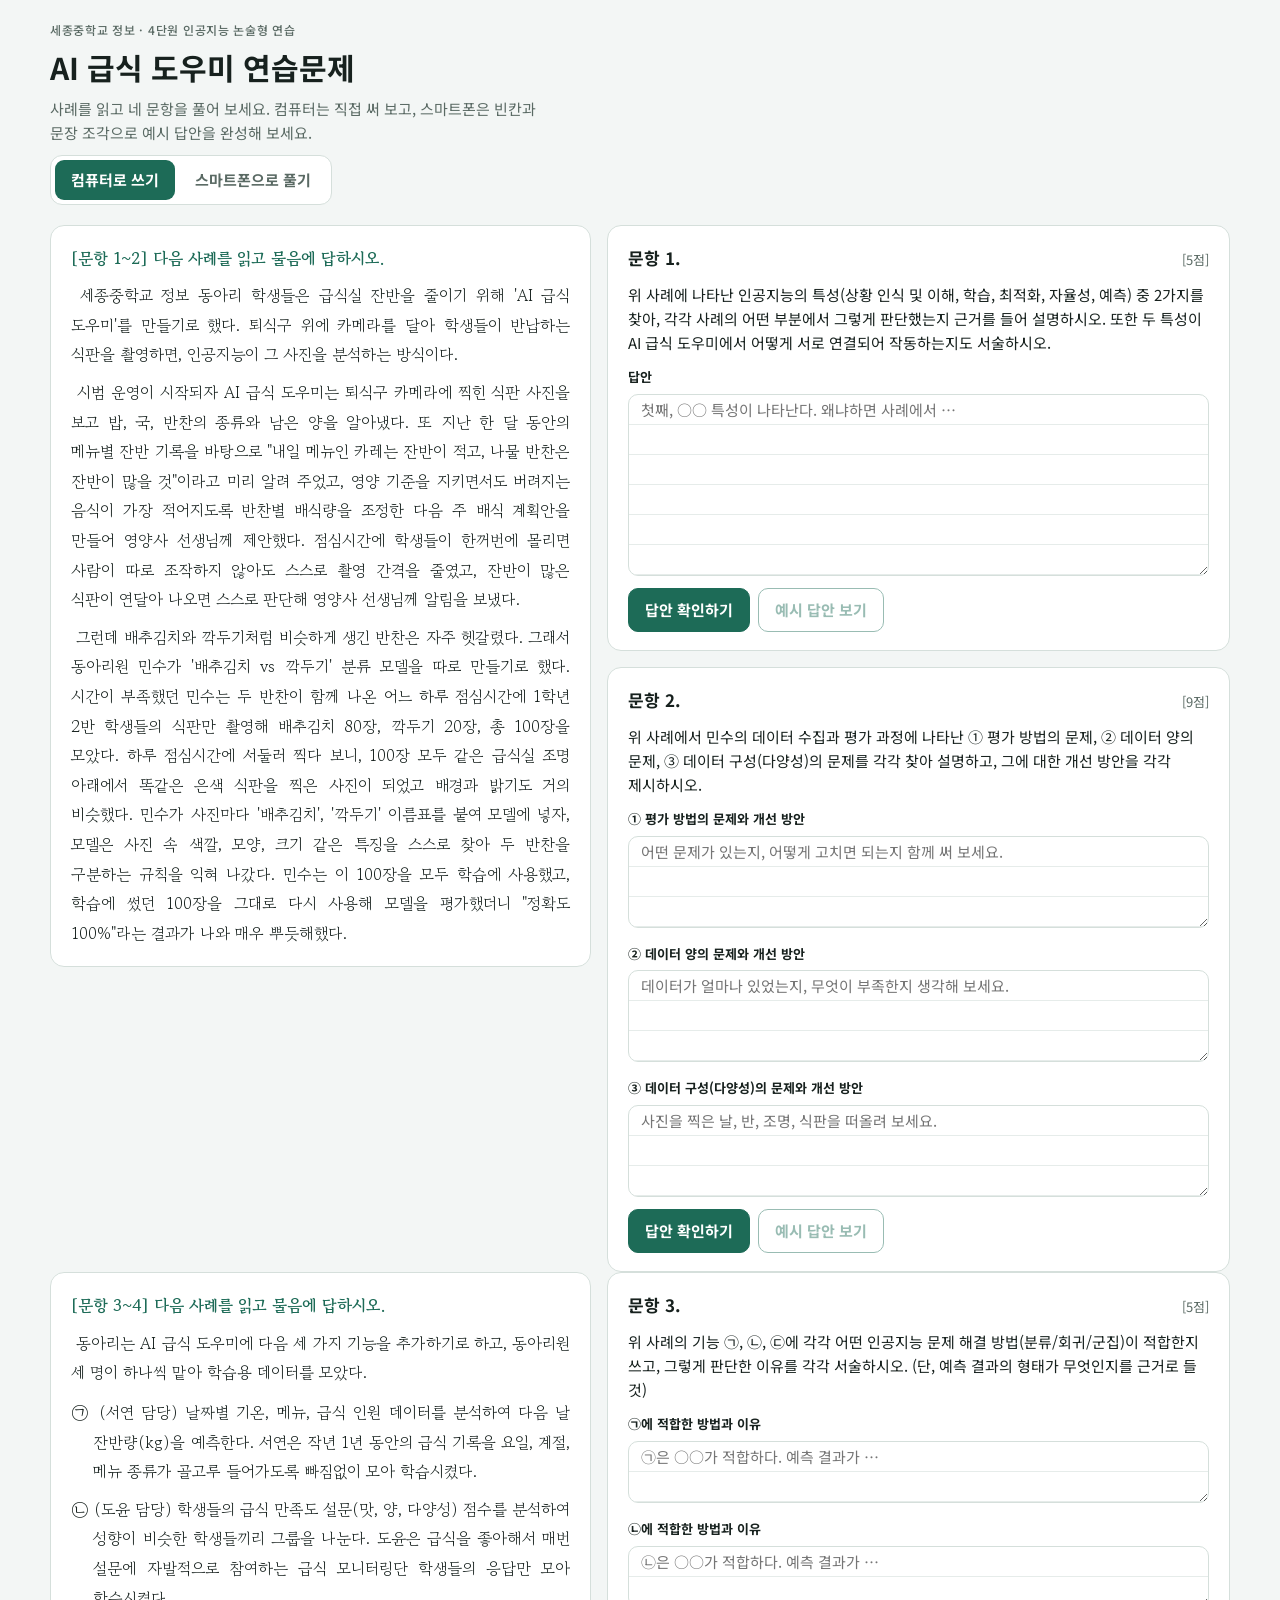
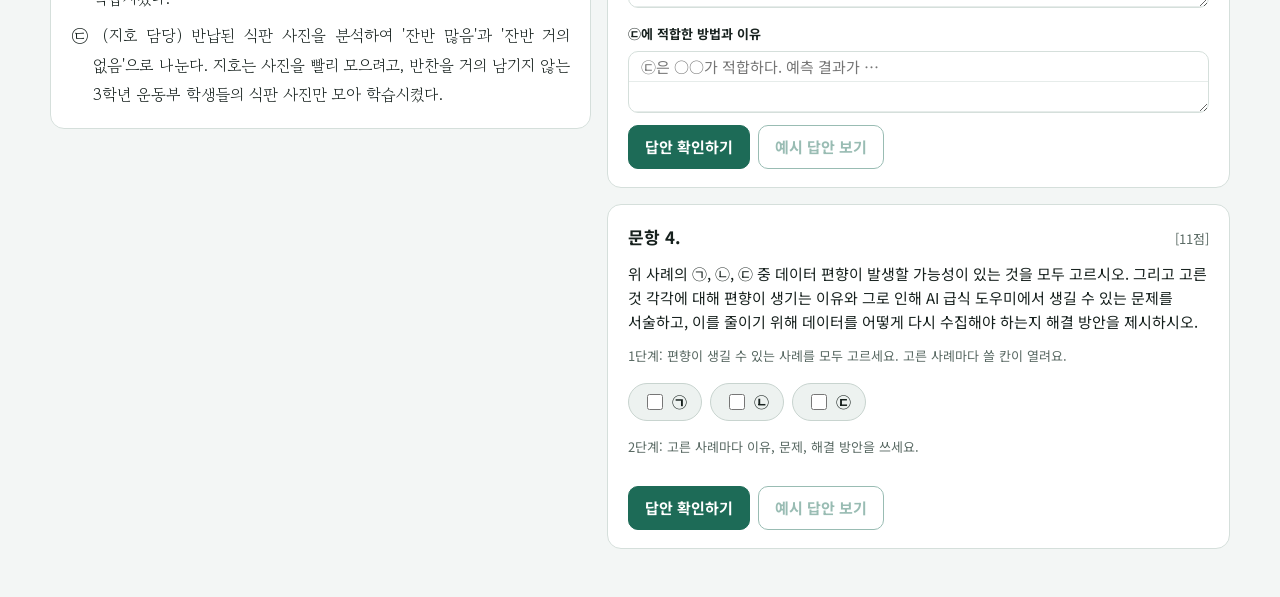
<file: ai-practice/index.html>
<!doctype html>
<html lang="ko">
<head>
<meta charset="utf-8">
<meta name="viewport" content="width=device-width, initial-scale=1, viewport-fit=cover">
<style>:root{padding-top:env(safe-area-inset-top,0px);padding-bottom:env(safe-area-inset-bottom,0px)}body{margin:0}img{max-width:100%}[hidden]{display:none!important}</style>
<title>AI 급식 도우미 연습문제</title>
<meta name="claude:viewport-fit-sides" content="cover">
<link rel="preconnect" href="https://fonts.googleapis.com">
<link rel="preconnect" href="https://fonts.gstatic.com" crossorigin>
<link rel="stylesheet" href="https://fonts.googleapis.com/css2?family=Gowun+Batang:wght@400;700&family=Noto+Sans+KR:wght@400;500;700&display=swap">
<style>
/* Layout: 시험지 한 장처럼 사례(지문) 카드 옆에 문항을 두고, 좁은 화면에서는 위아래로 쌓는다 */
:root {
  --bg: #f3f6f5;
  --paper: #ffffff;
  --ink: #17211e;
  --muted: #5a6a64;
  --line: #d5dfdb;
  --rule: #e6ecea;
  --accent: #1d6b57;
  --accent-ink: #ffffff;
  --accent-soft: #e2f0eb;
  --ok: #1d7a3c;
  --ok-soft: #e3f3e7;
  --bad: #b3261e;
  --bad-soft: #fbe8e6;
  --part: #8a5a00;
  --part-soft: #fbf1dc;
  --chip: #edf2f0;
  --chip-line: #c8d4cf;
  --font-ui: "Noto Sans KR", "Apple SD Gothic Neo", "Malgun Gothic", sans-serif;
  --font-text: "Gowun Batang", "Nanum Myeongjo", "Batang", serif;
}
@media (prefers-color-scheme: dark) {
  :root:not([data-theme="light"]) {
    --bg: #0e1412; --paper: #151d1a; --ink: #e5ede9; --muted: #9babA4; --line: #2b3732; --rule: #222c28;
    --accent: #5ec3a2; --accent-ink: #0b1411; --accent-soft: #17302a;
    --ok: #74d394; --ok-soft: #142d1d; --bad: #ff8f85; --bad-soft: #3a1815; --part: #f0c060; --part-soft: #33280f;
    --chip: #1e2925; --chip-line: #33433d; color-scheme: dark;
  }
}
:root[data-theme="dark"] {
  --bg: #0e1412; --paper: #151d1a; --ink: #e5ede9; --muted: #9babA4; --line: #2b3732; --rule: #222c28;
  --accent: #5ec3a2; --accent-ink: #0b1411; --accent-soft: #17302a;
  --ok: #74d394; --ok-soft: #142d1d; --bad: #ff8f85; --bad-soft: #3a1815; --part: #f0c060; --part-soft: #33280f;
  --chip: #1e2925; --chip-line: #33433d; color-scheme: dark;
}
* { box-sizing: border-box; }
body {
  background: var(--bg); color: var(--ink); font-family: var(--font-ui); font-size: 15px; line-height: 1.6;
  padding-left: max(16px, env(safe-area-inset-left, 0px)); padding-right: max(16px, env(safe-area-inset-right, 0px));
  padding-block: 20px 48px;
}
.wrap { max-width: 1180px; margin: 0 auto; display: flex; flex-direction: column; gap: 20px; }
header.top { display: flex; flex-direction: column; gap: 10px; }
.eyebrow { font-size: 12px; letter-spacing: .06em; color: var(--muted); font-weight: 500; }
h1 { font-size: clamp(22px, 4vw, 30px); margin: 0; line-height: 1.25; text-wrap: balance; }
.sub { margin: 0; color: var(--muted); max-width: 62ch; }
.tabs { display: inline-flex; gap: 4px; padding: 4px; background: var(--paper); border: 1px solid var(--line); border-radius: 12px; align-self: flex-start; }
.tab { font: inherit; font-weight: 700; border: 0; background: transparent; color: var(--muted); padding: 8px 16px; border-radius: 9px; cursor: pointer; }
.tab[aria-selected="true"] { background: var(--accent); color: var(--accent-ink); }
.tab:focus-visible, button:focus-visible, textarea:focus-visible, .blank:focus-visible, input:focus-visible { outline: 3px solid var(--accent); outline-offset: 2px; }

.group { display: grid; gap: 16px; align-items: start; }
@media (min-width: 980px) { .group { grid-template-columns: minmax(0, 1fr) minmax(0, 1.15fr); } .group .case { position: sticky; top: calc(env(safe-area-inset-top, 0px) + 12px); } }
.group > * { min-width: 0; }
.case { background: var(--paper); border: 1px solid var(--line); border-radius: 14px; padding: 18px 20px; }
.case-label { font-size: 13px; font-weight: 700; color: var(--accent); margin: 0 0 8px; }
.case p, .case li { font-family: var(--font-text); font-size: 16px; line-height: 1.85; margin: 0; text-align: justify; word-break: keep-all; }
.case p + p { margin-top: 8px; text-indent: 0; }
.case ul { list-style: none; padding: 0; margin: 10px 0 0; display: flex; flex-direction: column; gap: 8px; }
.case li { padding-left: 1.4em; text-indent: -1.4em; }
details.case summary { cursor: pointer; font-weight: 700; color: var(--accent); font-size: 13px; }
details.case[open] summary { margin-bottom: 8px; }

.qs { display: flex; flex-direction: column; gap: 16px; }
.q { background: var(--paper); border: 1px solid var(--line); border-radius: 14px; padding: 18px 20px; display: flex; flex-direction: column; gap: 12px; }
.q-head { display: flex; align-items: baseline; justify-content: space-between; gap: 12px; }
.q-num { font-weight: 700; font-size: 17px; }
.pts { font-size: 13px; color: var(--muted); font-variant-numeric: tabular-nums; white-space: nowrap; }
.prompt { margin: 0; word-break: keep-all; }
.hint { margin: 0; font-size: 13px; color: var(--muted); }
.field { display: flex; flex-direction: column; gap: 6px; }
.field label { font-size: 13px; font-weight: 700; }
textarea {
  width: 100%; font: inherit; font-size: 15px; color: var(--ink); background-color: var(--paper);
  border: 1px solid var(--line); border-radius: 10px; padding: 0 12px; resize: vertical;
  line-height: 2em; min-height: calc(4em + 2px);
  background-image: repeating-linear-gradient(to bottom, transparent 0, transparent calc(2em - 1px), var(--rule) calc(2em - 1px), var(--rule) 2em);
  background-attachment: local;
}
textarea.tall { min-height: calc(8em + 2px); }
.picks { display: flex; gap: 8px; flex-wrap: wrap; }
.pick { display: inline-flex; align-items: center; gap: 6px; border: 1px solid var(--chip-line); background: var(--chip); padding: 6px 14px; border-radius: 999px; cursor: pointer; font-weight: 700; }
.pick input { accent-color: var(--accent); width: 16px; height: 16px; }
button.pick { font: inherit; font-weight: 700; color: var(--ink); }
button.pick.on { background: var(--accent); border-color: var(--accent); color: var(--accent-ink); }
.sub-block { border-left: 3px solid var(--accent-soft); padding-left: 12px; display: flex; flex-direction: column; gap: 10px; }
.sub-title { font-weight: 700; margin: 0; }

.actions { display: flex; gap: 8px; flex-wrap: wrap; }
.btn { font: inherit; font-weight: 700; border-radius: 10px; padding: 9px 16px; cursor: pointer; border: 1px solid var(--accent); background: var(--accent); color: var(--accent-ink); }
.btn.ghost { background: transparent; color: var(--accent); }
.btn:disabled { opacity: .45; cursor: not-allowed; }

.result { border-radius: 12px; padding: 14px 16px; background: var(--accent-soft); display: flex; flex-direction: column; gap: 10px; }
.score { display: flex; align-items: baseline; gap: 10px; flex-wrap: wrap; }
.score b { font-size: 22px; font-variant-numeric: tabular-nums; }
.score span { color: var(--muted); font-size: 13px; }
.checks { list-style: none; margin: 0; padding: 0; display: flex; flex-direction: column; gap: 6px; }
.checks li { display: grid; grid-template-columns: 22px minmax(0, 1fr); gap: 6px; font-size: 14px; word-break: keep-all; }
.mark { width: 20px; height: 20px; border-radius: 50%; display: inline-grid; place-items: center; font-size: 12px; font-weight: 700; margin-top: 2px; }
.mark.ok { background: var(--ok-soft); color: var(--ok); border: 1px solid var(--ok); }
.mark.no { background: var(--bad-soft); color: var(--bad); border: 1px solid var(--bad); }
.note { font-size: 12px; color: var(--muted); margin: 0; }
.model { border: 1px dashed var(--line); border-radius: 12px; padding: 12px 14px; font-family: var(--font-text); font-size: 15px; line-height: 1.8; }
.model p { margin: 0; }
.model p + p { margin-top: 6px; }

/* 스마트폰 탭 */
.fill-text { font-family: var(--font-text); font-size: 16px; line-height: 2.3; margin: 0; word-break: keep-all; }
.blank {
  display: inline-block; min-width: 4.6em; min-height: 1.7em; line-height: 1.6em; padding: 0 8px; margin: 0 2px;
  border: 1.5px dashed var(--chip-line); border-radius: 8px; text-align: center; vertical-align: middle;
  font-family: var(--font-ui); font-size: 14px; font-weight: 700; cursor: pointer; background: var(--paper); color: var(--ink);
}
.blank.filled { border-style: solid; border-color: var(--accent); background: var(--accent-soft); }
.blank.sel { outline: 3px solid var(--accent); outline-offset: 1px; }
.blank.over { background: var(--accent-soft); border-color: var(--accent); }
.blank.ok { border-color: var(--ok); background: var(--ok-soft); color: var(--ok); }
.blank.no { border-color: var(--bad); background: var(--bad-soft); color: var(--bad); }
.bank, .pool { display: flex; flex-wrap: wrap; gap: 8px; padding: 10px; border-radius: 12px; background: var(--bg); border: 1px solid var(--rule); min-height: 52px; }
.bank-label { font-size: 12px; font-weight: 700; color: var(--muted); margin: 0 0 -4px; }
.chip {
  font: inherit; font-size: 14px; font-weight: 500; border: 1px solid var(--chip-line); background: var(--paper); color: var(--ink);
  padding: 6px 12px; border-radius: 9px; cursor: grab; touch-action: none; user-select: none; -webkit-user-select: none; text-align: left; word-break: keep-all;
}
.chip.dragging { opacity: .35; }
.drag-ghost { position: fixed; z-index: 50; pointer-events: none; box-shadow: 0 8px 24px rgba(0,0,0,.18); transform: translate(-50%, -60%); opacity: .95; }
.answer-zone { display: flex; flex-direction: column; gap: 8px; }
.slot { display: grid; grid-template-columns: 28px minmax(0, 1fr); gap: 8px; align-items: center; }
.slot-num { width: 28px; height: 28px; border-radius: 50%; display: grid; place-items: center; font-size: 13px; font-weight: 700; background: var(--chip); color: var(--muted); font-variant-numeric: tabular-nums; }
.slot-box { min-height: 40px; border: 1.5px dashed var(--chip-line); border-radius: 10px; background: var(--paper); display: flex; align-items: stretch; cursor: pointer; }
.slot-box:empty::before { content: "여기에 넣기"; color: var(--muted); font-size: 13px; align-self: center; padding: 0 12px; }
.slot-box.over { border-color: var(--accent); background: var(--accent-soft); }
.slot-box.next { border-color: var(--accent); }
.slot-box .chip { width: 100%; border: 0; background: transparent; }
.slot-box.ok { border-style: solid; border-color: var(--ok); background: var(--ok-soft); }
.slot-box.no { border-style: solid; border-color: var(--bad); background: var(--bad-soft); }
.toggle { font: inherit; font-weight: 700; font-size: 18px; width: 56px; height: 48px; border-radius: 12px; border: 1.5px solid var(--chip-line); background: var(--paper); color: var(--ink); cursor: pointer; }
.toggle[aria-pressed="true"] { background: var(--accent); color: var(--accent-ink); border-color: var(--accent); }
.toggle.ok { box-shadow: 0 0 0 3px var(--ok); }
.toggle.no { box-shadow: 0 0 0 3px var(--bad); }
.msg { margin: 0; font-weight: 700; font-size: 14px; }
.msg.ok { color: var(--ok); }
.msg.no { color: var(--bad); }
.msg.part { color: var(--part); }
.step2[hidden] { display: none; }
@media (prefers-reduced-motion: reduce) { * { transition: none !important; } }
</style>

</head>
<body>
<div class="wrap">
  <header class="top">
    <div class="eyebrow">세종중학교 정보 · 4단원 인공지능 논술형 연습</div>
    <h1>AI 급식 도우미 연습문제</h1>
    <p class="sub">사례를 읽고 네 문항을 풀어 보세요. 컴퓨터는 직접 써 보고, 스마트폰은 빈칸과 문장 조각으로 예시 답안을 완성해 보세요.</p>
    <div class="tabs" role="tablist" aria-label="풀이 방식">
      <button class="tab" role="tab" id="tab-pc" aria-controls="panel-pc" aria-selected="true">컴퓨터로 쓰기</button>
      <button class="tab" role="tab" id="tab-m" aria-controls="panel-m" aria-selected="false">스마트폰으로 풀기</button>
    </div>
  </header>

  <section id="panel-pc" role="tabpanel" aria-labelledby="tab-pc"></section>
  <section id="panel-m" role="tabpanel" aria-labelledby="tab-m" hidden></section>
</div>

<script>
(function () {
  // ---------- 지문 ----------
  const CASE1 = [
    "세종중학교 정보 동아리 학생들은 급식실 잔반을 줄이기 위해 'AI 급식 도우미'를 만들기로 했다. 퇴식구 위에 카메라를 달아 학생들이 반납하는 식판을 촬영하면, 인공지능이 그 사진을 분석하는 방식이다.",
    "시범 운영이 시작되자 AI 급식 도우미는 퇴식구 카메라에 찍힌 식판 사진을 보고 밥, 국, 반찬의 종류와 남은 양을 알아냈다. 또 지난 한 달 동안의 메뉴별 잔반 기록을 바탕으로 \"내일 메뉴인 카레는 잔반이 적고, 나물 반찬은 잔반이 많을 것\"이라고 미리 알려 주었고, 영양 기준을 지키면서도 버려지는 음식이 가장 적어지도록 반찬별 배식량을 조정한 다음 주 배식 계획안을 만들어 영양사 선생님께 제안했다. 점심시간에 학생들이 한꺼번에 몰리면 사람이 따로 조작하지 않아도 스스로 촬영 간격을 줄였고, 잔반이 많은 식판이 연달아 나오면 스스로 판단해 영양사 선생님께 알림을 보냈다.",
    "그런데 배추김치와 깍두기처럼 비슷하게 생긴 반찬은 자주 헷갈렸다. 그래서 동아리원 민수가 '배추김치 vs 깍두기' 분류 모델을 따로 만들기로 했다. 시간이 부족했던 민수는 두 반찬이 함께 나온 어느 하루 점심시간에 1학년 2반 학생들의 식판만 촬영해 배추김치 80장, 깍두기 20장, 총 100장을 모았다. 하루 점심시간에 서둘러 찍다 보니, 100장 모두 같은 급식실 조명 아래에서 똑같은 은색 식판을 찍은 사진이 되었고 배경과 밝기도 거의 비슷했다. 민수가 사진마다 '배추김치', '깍두기' 이름표를 붙여 모델에 넣자, 모델은 사진 속 색깔, 모양, 크기 같은 특징을 스스로 찾아 두 반찬을 구분하는 규칙을 익혀 나갔다. 민수는 이 100장을 모두 학습에 사용했고, 학습에 썼던 100장을 그대로 다시 사용해 모델을 평가했더니 \"정확도 100%\"라는 결과가 나와 매우 뿌듯해했다."
  ];
  const CASE2_INTRO = "동아리는 AI 급식 도우미에 다음 세 가지 기능을 추가하기로 하고, 동아리원 세 명이 하나씩 맡아 학습용 데이터를 모았다.";
  const CASE2_ITEMS = [
    "㉠ (서연 담당) 날짜별 기온, 메뉴, 급식 인원 데이터를 분석하여 다음 날 잔반량(kg)을 예측한다. 서연은 작년 1년 동안의 급식 기록을 요일, 계절, 메뉴 종류가 골고루 들어가도록 빠짐없이 모아 학습시켰다.",
    "㉡ (도윤 담당) 학생들의 급식 만족도 설문(맛, 양, 다양성) 점수를 분석하여 성향이 비슷한 학생들끼리 그룹을 나눈다. 도윤은 급식을 좋아해서 매번 설문에 자발적으로 참여하는 급식 모니터링단 학생들의 응답만 모아 학습시켰다.",
    "㉢ (지호 담당) 반납된 식판 사진을 분석하여 '잔반 많음'과 '잔반 거의 없음'으로 나눈다. 지호는 사진을 빨리 모으려고, 반찬을 거의 남기지 않는 3학년 운동부 학생들의 식판 사진만 모아 학습시켰다."
  ];
  const PROMPTS = {
    1: "위 사례에 나타난 인공지능의 특성(상황 인식 및 이해, 학습, 최적화, 자율성, 예측) 중 2가지를 찾아, 각각 사례의 어떤 부분에서 그렇게 판단했는지 근거를 들어 설명하시오. 또한 두 특성이 AI 급식 도우미에서 어떻게 서로 연결되어 작동하는지도 서술하시오.",
    2: "위 사례에서 민수의 데이터 수집과 평가 과정에 나타난 ① 평가 방법의 문제, ② 데이터 양의 문제, ③ 데이터 구성(다양성)의 문제를 각각 찾아 설명하고, 그에 대한 개선 방안을 각각 제시하시오.",
    3: "위 사례의 기능 ㉠, ㉡, ㉢에 각각 어떤 인공지능 문제 해결 방법(분류/회귀/군집)이 적합한지 쓰고, 그렇게 판단한 이유를 각각 서술하시오. (단, 예측 결과의 형태가 무엇인지를 근거로 들 것)",
    4: "위 사례의 ㉠, ㉡, ㉢ 중 데이터 편향이 발생할 가능성이 있는 것을 모두 고르시오. 그리고 고른 것 각각에 대해 편향이 생기는 이유와 그로 인해 AI 급식 도우미에서 생길 수 있는 문제를 서술하고, 이를 줄이기 위해 데이터를 어떻게 다시 수집해야 하는지 해결 방안을 제시하시오."
  };
  const POINTS = { 1: 5, 2: 9, 3: 5, 4: 11 };
  const MODEL = {
    1: ["첫째, 예측 특성이 나타난다. 지난 한 달 동안의 메뉴별 잔반 기록을 바탕으로 \"내일 메뉴인 카레는 잔반이 적고, 나물 반찬은 잔반이 많을 것\"이라고 미리 알려 주었기 때문이다. 둘째, 최적화 특성이 나타난다. 영양 기준을 지키면서도 버려지는 음식이 가장 적어지도록 반찬별 배식량을 조정한 배식 계획안을 만들었기 때문이다. 두 특성은 서로 연결되어 작동한다. 먼저 예측으로 어떤 반찬의 잔반이 많을지 알아내고, 그 예측 결과를 바탕으로 잔반이 많을 반찬은 배식량을 줄이는 식으로 최적화한다. 예측이 없으면 어떤 반찬의 양을 줄여야 할지 알 수 없어서 최적화도 할 수 없다.",
        "※ 다른 특성(상황 인식 및 이해, 학습, 자율성)을 골라도 사례 속 근거와 두 특성의 연결이 맞으면 정답이에요."],
    2: ["① 평가 방법의 문제: 민수는 학습에 썼던 100장을 그대로 다시 사용해 평가했다. 모델이 이미 본 사진으로 시험을 본 것이라 정확도 100%가 나와도, 처음 보는 사진도 잘 구분하는지는 알 수 없다. 따라서 사진을 학습용(예: 80장)과 평가용(예: 20장)으로 나누고, 학습에 쓰지 않은 평가용 사진으로 정확도를 확인해야 한다.",
        "② 데이터 양의 문제: 전체 사진이 100장으로 적고, 특히 깍두기는 20장뿐이다. 그래서 모델이 깍두기의 특징을 충분히 배우지 못하고, 헷갈리면 배추김치로 판단할 가능성이 크다. 따라서 여러 날에 걸쳐 사진을 더 많이 모으고, 배추김치와 깍두기 사진 수를 비슷하게 맞춰야 한다.",
        "③ 데이터 구성(다양성)의 문제: 하루 점심시간에 1학년 2반 식판만, 같은 조명과 같은 은색 식판, 비슷한 배경과 밝기에서 찍었다. 그래서 조명이 다른 날이나 다른 식판, 다른 학생이 담은 반찬은 잘못 구분할 수 있다. 따라서 여러 날, 여러 학년과 반의 식판을 다양한 조명·밝기·각도에서 촬영해 모아야 한다."],
    3: ["㉠은 회귀가 적합하다. 예측 결과가 다음 날 잔반량(kg)처럼 연속적인 숫자 값이기 때문이다.",
        "㉡은 군집이 적합하다. 정해진 정답(이름표) 없이 설문 점수가 비슷한 학생들끼리 묶어서 그룹을 만드는 것이기 때문이다.",
        "㉢은 분류가 적합하다. 예측 결과가 '잔반 많음'과 '잔반 거의 없음'처럼 미리 정해진 두 범주 중 하나이기 때문이다."],
    4: ["데이터 편향이 발생할 가능성이 있는 것은 ㉡, ㉢이다.",
        "㉡ 이유: 급식을 좋아해서 설문에 자발적으로 참여하는 급식 모니터링단 학생들의 응답만 모았기 때문에, 급식에 만족하는 학생들의 의견에 치우쳐 있다. 문제: 급식에 불만이 있는 학생들의 그룹이 제대로 만들어지지 않고, 전체 학생의 만족도가 실제보다 높게 나타난다. 그러면 개선이 필요한 학생들의 의견이 급식에 반영되지 못한다. 해결 방안: 전교생을 대상으로 학년과 반마다 비슷한 인원이 응답하도록 설문을 받고, 평소 설문에 참여하지 않던 학생들의 응답도 포함한다.",
        "㉢ 이유: 반찬을 거의 남기지 않는 3학년 운동부 학생들의 식판 사진만 모아서, '잔반 거의 없음' 사진에 치우쳐 있고 특정 학년의 사진만 있다. 문제: 모델이 '잔반 많음'인 식판을 거의 보지 못해 잔반이 많은 식판도 '잔반 거의 없음'으로 판단할 수 있다. 그러면 영양사 선생님께 알림이 가지 않아 잔반을 줄이지 못하고, 1·2학년처럼 담는 양이 다른 학생의 식판도 잘못 판단할 수 있다. 해결 방안: 1~3학년 여러 반의 식판 사진을 여러 날에 걸쳐 모으고, '잔반 많음'과 '잔반 거의 없음' 사진 수가 비슷해지도록 수집한다."]
  };

  // ---------- 공통 도우미 ----------
  const $ = (s, r = document) => r.querySelector(s);
  const el = (tag, attrs = {}, html) => {
    const e = document.createElement(tag);
    for (const k in attrs) { if (k === "class") e.className = attrs[k]; else e.setAttribute(k, attrs[k]); }
    if (html !== undefined) e.innerHTML = html;
    return e;
  };
  const store = {
    get(k, d) { try { const v = localStorage.getItem(k); return v === null ? d : JSON.parse(v); } catch (e) { return d; } },
    set(k, v) { try { localStorage.setItem(k, JSON.stringify(v)); } catch (e) {} }
  };
  const norm = s => (s || "").replace(/[\s.,·'"“”‘’!?()\[\]:;~\-–—…]/g, "").toLowerCase();
  const has = (t, keys) => keys.some(k => t.includes(norm(k)));
  const caseCard = (which, collapsible) => {
    const box = el(collapsible ? "details" : "article", { class: "case" });
    if (collapsible) box.open = true;
    const label = which === 1 ? "[문항 1~2] 다음 사례를 읽고 물음에 답하시오." : "[문항 3~4] 다음 사례를 읽고 물음에 답하시오.";
    box.appendChild(el(collapsible ? "summary" : "p", { class: collapsible ? "" : "case-label" }, label));
    if (which === 1) CASE1.forEach(t => box.appendChild(el("p", {}, "&nbsp;" + t)));
    else {
      box.appendChild(el("p", {}, "&nbsp;" + CASE2_INTRO));
      const ul = el("ul");
      CASE2_ITEMS.forEach(t => ul.appendChild(el("li", {}, t)));
      box.appendChild(ul);
    }
    return box;
  };
  const qHead = n => {
    const h = el("div", { class: "q-head" });
    h.appendChild(el("span", { class: "q-num" }, "문항 " + n + "."));
    h.appendChild(el("span", { class: "pts" }, "[" + POINTS[n] + "점]"));
    return h;
  };
  const modelBox = n => {
    const m = el("div", { class: "model" });
    MODEL[n].forEach(t => m.appendChild(el("p", {}, t)));
    m.hidden = true;
    return m;
  };

  // ---------- 탭 ----------
  const tabs = { pc: $("#tab-pc"), m: $("#tab-m") };
  const panels = { pc: $("#panel-pc"), m: $("#panel-m") };
  function showTab(which) {
    for (const k in tabs) {
      const on = k === which;
      tabs[k].setAttribute("aria-selected", on ? "true" : "false");
      tabs[k].tabIndex = on ? 0 : -1;
      panels[k].hidden = !on;
    }
    store.set("ai-lunch-tab", which);
  }
  tabs.pc.addEventListener("click", () => showTab("pc"));
  tabs.m.addEventListener("click", () => showTab("m"));
  document.querySelector(".tabs").addEventListener("keydown", e => {
    if (e.key === "ArrowRight" || e.key === "ArrowLeft") {
      const next = tabs.pc.getAttribute("aria-selected") === "true" ? "m" : "pc";
      showTab(next); tabs[next].focus();
    }
  });

  // ================= 컴퓨터 탭 =================
  const drafts = store.get("ai-lunch-draft", {});
  const saveDraft = () => {
    const d = {};
    panels.pc.querySelectorAll("textarea[id]").forEach(t => { d[t.id] = t.value; });
    panels.pc.querySelectorAll("input[type=checkbox][id]").forEach(c => { d[c.id] = c.checked; });
    store.set("ai-lunch-draft", d);
  };
  const ta = (id, label, rows, ph) => {
    const f = el("div", { class: "field" });
    f.appendChild(el("label", { for: id }, label));
    const t = el("textarea", { id, rows: String(rows), placeholder: ph || "" });
    if (rows >= 4) t.classList.add("tall");
    if (typeof drafts[id] === "string") t.value = drafts[id];
    t.addEventListener("input", saveDraft);
    f.appendChild(t);
    return f;
  };
  const val = id => norm(document.getElementById(id).value);

  function renderResult(box, score, max, items) {
    box.innerHTML = "";
    box.hidden = false;
    const s = el("div", { class: "score" });
    s.appendChild(el("b", {}, score + " / " + max + "점"));
    s.appendChild(el("span", {}, "자동 확인 예상 점수"));
    box.appendChild(s);
    const ul = el("ul", { class: "checks" });
    items.forEach(it => {
      const li = el("li");
      li.appendChild(el("span", { class: "mark " + (it.ok ? "ok" : "no"), "aria-label": it.ok ? "충족" : "부족" }, it.ok ? "✓" : "!"));
      li.appendChild(el("span", {}, it.text));
      ul.appendChild(li);
    });
    box.appendChild(ul);
    box.appendChild(el("p", { class: "note" }, "핵심 단어를 찾아 확인하는 연습용 채점이에요. 실제 점수는 선생님이 채점해요."));
  }

  // 문항 1
  const TRAITS = [
    { name: "상황 인식 및 이해", keys: ["상황인식", "인식", "이해"], ev: ["사진", "종류", "남은양", "알아냈", "알아내", "알아낸"] },
    { name: "학습", keys: ["학습"], ev: ["이름표", "특징", "규칙", "익혀", "익힌", "익히"] },
    { name: "최적화", keys: ["최적화"], ev: ["배식량", "계획안", "가장적", "영양기준", "조정"] },
    { name: "자율성", keys: ["자율"], ev: ["촬영간격", "알림", "조작하지", "스스로판단", "스스로촬영"] },
    { name: "예측", keys: ["예측"], ev: ["내일", "카레", "나물", "잔반기록", "미리"] }
  ];
  const REL = ["연결", "바탕으로", "결과를", "없으면", "없다면", "먼저", "이용해", "이용하여", "활용해", "활용하여", "덕분에", "있어야", "그다음", "그래서"];
  function check1() {
    const t = val("q1");
    if (!t) return { score: 3, items: [{ ok: false, text: "아직 답안을 쓰지 않았어요." }] };
    const named = TRAITS.filter(x => has(t, x.keys));
    const found = named.filter(x => has(t, x.ev));
    const items = [];
    found.slice(0, 2).forEach(x => items.push({ ok: true, text: "'" + x.name + "' 특성과 사례 속 근거를 함께 썼어요." }));
    named.filter(x => !found.includes(x)).forEach(x => items.push({ ok: false, text: "'" + x.name + "'은 찾았지만, 사례의 어느 부분에서 그렇게 판단했는지 근거가 보이지 않아요." }));
    if (found.length < 2 && named.length < 2) items.push({ ok: false, text: "특성을 2가지 찾아야 해요. 지금은 " + named.length + "가지가 보여요." });
    const rel = named.length >= 2 && has(t, REL);
    items.push(rel ? { ok: true, text: "두 특성이 어떻게 이어지는지 썼어요." } : { ok: false, text: "두 특성이 어떻게 연결되는지 써 보세요. 예: '○○의 결과를 바탕으로 △△를 한다', '○○가 없으면 △△도 할 수 없다'." });
    const units = Math.min(found.length, 2) + (rel ? 1 : 0);
    return { score: units >= 3 ? 5 : units === 2 ? 4 : 3, items };
  }

  // 문항 2
  const Q2 = [
    { id: "q2a", name: "① 평가 방법", prob: ["그대로", "같은사진", "같은데이터", "이미본", "이미학습", "학습에썼던", "학습에사용한", "학습한사진", "똑같은"], sol: ["나누", "나눠", "분리", "따로", "평가용", "테스트", "새로운사진", "처음보는", "학습에쓰지않은", "학습하지않은"],
      ph: "어떤 문제가 있는지, 어떻게 고치면 되는지 함께 써 보세요.",
      probHint: "학습에 쓴 사진으로 다시 평가한 점이 왜 문제인지 써 보세요.", solHint: "학습용과 평가용 데이터를 어떻게 나눌지 써 보세요." },
    { id: "q2b", name: "② 데이터 양", prob: ["적다", "적고", "적어", "적은", "적음", "부족", "20장", "불균형", "차이", "뿐", "밖에"], sol: ["더많이", "많이모", "늘리", "늘려", "추가", "비슷하게", "맞추", "맞춰", "같게", "균형"],
      ph: "데이터가 얼마나 있었는지, 무엇이 부족한지 생각해 보세요.",
      probHint: "100장, 깍두기 20장이라는 양이 왜 문제인지 써 보세요.", solHint: "데이터를 얼마나, 어떻게 더 모을지 써 보세요." },
    { id: "q2c", name: "③ 데이터 구성(다양성)", prob: ["하루", "같은날", "같은조명", "조명", "은색", "식판만", "배경", "밝기", "1학년2반", "한반", "한학급", "비슷한"], sol: ["여러날", "다양한", "다양하게", "여러학년", "여러반", "다른조명", "각도", "여러종류", "여러가지"],
      ph: "사진을 찍은 날, 반, 조명, 식판을 떠올려 보세요.",
      probHint: "사진이 어떤 조건에서만 찍혔는지 써 보세요.", solHint: "어떤 조건을 다양하게 바꿔서 모을지 써 보세요." }
  ];
  function check2() {
    let p = 0, s = 0; const items = [];
    Q2.forEach(q => {
      const t = val(q.id);
      if (!t) { items.push({ ok: false, text: q.name + ": 아직 쓰지 않았어요." }); return; }
      const pk = has(t, q.prob), sk = has(t, q.sol);
      if (pk) p++; if (sk) s++;
      items.push(pk ? { ok: true, text: q.name + "의 문제를 찾았어요." } : { ok: false, text: q.name + ": " + q.probHint });
      items.push(sk ? { ok: true, text: q.name + "의 개선 방안을 썼어요." } : { ok: false, text: q.name + ": " + q.solHint });
    });
    const score = p === 3 && s === 3 ? 9 : (p >= 2 && s >= 1 ? 6 : 3);
    return { score, items };
  }

  // 문항 3
  const TYPES = ["분류", "회귀", "군집"];
  const Q3 = [
    { id: "q3a", mark: "㉠", type: "회귀", why: ["숫자", "수치", "kg", "연속", "값", "양을예측", "얼마나"], hint: "결과가 어떤 형태(숫자인지, 정해진 이름인지)인지 근거로 써 보세요." },
    { id: "q3b", mark: "㉡", type: "군집", why: ["정답없", "정답이없", "이름표없", "이름표가없", "레이블", "정해지지않", "정해진정답", "비슷한", "묶"], hint: "정해진 정답(이름표)이 있는지 없는지를 근거로 써 보세요." },
    { id: "q3c", mark: "㉢", type: "분류", why: ["정해진", "범주", "둘중", "두가지", "중하나", "두개", "이름표", "항목"], hint: "결과가 미리 정해진 범주 중 하나인지 근거로 써 보세요." }
  ];
  function check3() {
    let units = 0; const items = [];
    Q3.forEach(q => {
      const t = val(q.id);
      if (!t) { items.push({ ok: false, text: q.mark + ": 아직 쓰지 않았어요." }); return; }
      const others = TYPES.filter(x => x !== q.type && t.includes(x));
      const typeOk = t.includes(q.type) && others.length === 0;
      const whyOk = has(t, q.why);
      if (typeOk && whyOk) { units++; items.push({ ok: true, text: q.mark + ": 유형과 근거가 모두 맞아요." }); }
      else if (typeOk) items.push({ ok: false, text: q.mark + ": 유형은 맞아요. " + q.hint });
      else items.push({ ok: false, text: q.mark + ": 문제 해결 유형을 다시 생각해 보세요. " + (others.length ? "(" + others.join(", ") + "(으)로 썼어요)" : "(분류/회귀/군집 중 하나를 써 주세요)") });
    });
    return { score: units === 3 ? 5 : units === 2 ? 4 : 3, items };
  }

  // 문항 4
  const Q4 = [
    { k: "a", mark: "㉠", biased: false },
    { k: "b", mark: "㉡", biased: true,
      why: ["모니터링단", "좋아하", "자발적", "만족하는", "만족한", "일부학생", "특정학생", "치우"],
      harm: ["불만", "반영", "실제보다", "높게", "제대로", "잘못", "소외", "무시"],
      fix: ["전교생", "모든학생", "골고루", "여러학년", "무작위", "참여하지않", "비슷한인원", "다양한학생", "학년과반"] },
    { k: "c", mark: "㉢", biased: true,
      why: ["운동부", "3학년", "거의남기지", "잔반거의없음", "잔반많음", "특정학년", "치우"],
      harm: ["잘못판단", "잘못구분", "알림", "잔반이많은식판", "잔반많은식판", "거의없음으로", "1학년", "2학년", "못알아", "놓치"],
      fix: ["여러학년", "13학년", "모든학년", "여러반", "잔반많은", "잔반이많은", "비슷하게", "비슷해지도록", "골고루", "여러날"] }
  ];
  function check4() {
    const items = [];
    const sel = Q4.map(q => document.getElementById("q4-" + q.k).checked);
    const errors = Q4.filter((q, i) => sel[i] !== q.biased).length;
    const picked = Q4.filter((q, i) => sel[i] && q.biased);
    if (!sel.some(Boolean)) {
      items.push({ ok: false, text: "편향이 생길 수 있는 사례를 먼저 골라 주세요." });
      return { score: 2 + 1, items };
    }
    items.push(errors === 0 ? { ok: true, text: "편향이 생길 수 있는 사례를 정확히 골랐어요." } : { ok: false, text: "고른 사례를 다시 살펴보세요. 데이터를 모은 대상이 한쪽에 치우쳤는지 확인해 보세요. (" + errors + "개 다름)" });
    let reasons = 0, units = 0;
    picked.forEach(q => {
      const w = has(val("q4-" + q.k + "-why"), q.why);
      const h = has(val("q4-" + q.k + "-harm"), q.harm);
      const f = has(val("q4-" + q.k + "-fix"), q.fix);
      if (w) reasons++;
      units += (h ? 1 : 0) + (f ? 1 : 0);
      items.push(w ? { ok: true, text: q.mark + ": 편향이 생기는 이유를 썼어요." } : { ok: false, text: q.mark + ": 데이터를 누구(어떤 조건)에게서만 모았는지 이유를 써 보세요." });
      items.push(h ? { ok: true, text: q.mark + ": 편향 때문에 생길 문제를 썼어요." } : { ok: false, text: q.mark + ": 이 편향 때문에 누가, 어떤 상황에서 잘못 판단되는지 써 보세요." });
      items.push(f ? { ok: true, text: q.mark + ": 데이터 재수집 방안을 썼어요." } : { ok: false, text: q.mark + ": 빠진 대상이나 조건을 어떻게 더 모을지 구체적으로 써 보세요." });
    });
    if (Q4.some((q, i) => sel[i] && !q.biased)) items.push({ ok: false, text: "편향이 없는 사례에 쓴 내용은 채점하지 않아요." });
    const allReasons = picked.length > 0 && reasons === picked.length;
    let e4;
    if (errors === 0 && allReasons) e4 = 6;
    else if (errors === 0 && reasons > 0) e4 = 4;
    else if (errors === 1 && allReasons) e4 = 4;
    else e4 = 2;
    const e5 = units >= 4 ? 5 : units >= 1 ? 3 : 1;
    items.push({ ok: e4 === 6, text: "편향 여부 판단: " + e4 + " / 6점" });
    items.push({ ok: e5 === 5, text: "영향 분석과 해결 방안: " + e5 + " / 5점" });
    return { score: e4 + e5, items };
  }

  const CHECKERS = { 1: check1, 2: check2, 3: check3, 4: check4 };

  function pcQuestion(n, body) {
    const q = el("article", { class: "q", id: "pc-q" + n });
    q.appendChild(qHead(n));
    q.appendChild(el("p", { class: "prompt" }, PROMPTS[n]));
    q.appendChild(body);
    const act = el("div", { class: "actions" });
    const btn = el("button", { class: "btn", type: "button" }, "답안 확인하기");
    const mbtn = el("button", { class: "btn ghost", type: "button" }, "예시 답안 보기");
    mbtn.disabled = true;
    act.appendChild(btn); act.appendChild(mbtn);
    q.appendChild(act);
    const res = el("div", { class: "result", "aria-live": "polite" }); res.hidden = true;
    q.appendChild(res);
    const model = modelBox(n);
    q.appendChild(model);
    btn.addEventListener("click", () => {
      const r = CHECKERS[n]();
      renderResult(res, r.score, POINTS[n], r.items);
      mbtn.disabled = false;
    });
    mbtn.addEventListener("click", () => {
      model.hidden = !model.hidden;
      mbtn.textContent = model.hidden ? "예시 답안 보기" : "예시 답안 접기";
    });
    return q;
  }

  function buildPC() {
    const root = panels.pc;
    // 사례 1
    const g1 = el("div", { class: "group" });
    g1.appendChild(caseCard(1, false));
    const qs1 = el("div", { class: "qs" });
    const b1 = el("div", { class: "field" });
    b1.appendChild(ta("q1", "답안", 6, "첫째, ○○ 특성이 나타난다. 왜냐하면 사례에서 …"));
    qs1.appendChild(pcQuestion(1, b1));
    const b2 = el("div", { class: "qs" });
    Q2.forEach(q => b2.appendChild(ta(q.id, q.name + "의 문제와 개선 방안", 3, q.ph)));
    qs1.appendChild(pcQuestion(2, b2));
    g1.appendChild(qs1);
    root.appendChild(g1);
    // 사례 2
    const g2 = el("div", { class: "group" });
    g2.appendChild(caseCard(2, false));
    const qs2 = el("div", { class: "qs" });
    const b3 = el("div", { class: "qs" });
    Q3.forEach(q => b3.appendChild(ta(q.id, q.mark + "에 적합한 방법과 이유", 2, q.mark + "은 ○○가 적합하다. 예측 결과가 …")));
    qs2.appendChild(pcQuestion(3, b3));
    const b4 = el("div", { class: "qs" });
    b4.appendChild(el("p", { class: "hint" }, "1단계: 편향이 생길 수 있는 사례를 모두 고르세요. 고른 사례마다 쓸 칸이 열려요."));
    const picks = el("div", { class: "picks" });
    const blocks = el("div", { class: "qs" });
    Q4.forEach(q => {
      const lab = el("label", { class: "pick" });
      const cb = el("input", { type: "checkbox", id: "q4-" + q.k });
      if (drafts[cb.id] === true) cb.checked = true;
      lab.appendChild(cb); lab.appendChild(document.createTextNode(q.mark));
      picks.appendChild(lab);
      const blk = el("div", { class: "sub-block" });
      blk.appendChild(el("p", { class: "sub-title" }, q.mark + "에 대해 쓰기"));
      blk.appendChild(ta("q4-" + q.k + "-why", "편향이 생기는 이유", 2, "어떤 학생(조건)의 데이터만 모았는지 써 보세요."));
      blk.appendChild(ta("q4-" + q.k + "-harm", "AI 급식 도우미에서 생길 수 있는 문제", 2, "누가, 어떤 상황에서 잘못 판단될까요?"));
      blk.appendChild(ta("q4-" + q.k + "-fix", "데이터 재수집 방안", 2, "무엇을 어떻게 더 모을지 구체적으로 써 보세요."));
      blk.hidden = !cb.checked;
      cb.addEventListener("change", () => { blk.hidden = !cb.checked; saveDraft(); });
      blocks.appendChild(blk);
    });
    b4.appendChild(picks);
    b4.appendChild(el("p", { class: "hint" }, "2단계: 고른 사례마다 이유, 문제, 해결 방안을 쓰세요."));
    b4.appendChild(blocks);
    qs2.appendChild(pcQuestion(4, b4));
    g2.appendChild(qs2);
    root.appendChild(g2);
  }

  // ================= 스마트폰 탭 =================
  const FILLS = {
    m1: { text: "", extra: [] },
    m3: { text: "㉠은 [[회귀]]가 적합하다. 예측 결과가 잔반량(kg)처럼 [[연속적인 숫자]]이기 때문이다. ㉡은 [[군집]]이 적합하다. [[정해진 정답]] 없이 설문 점수가 비슷한 학생끼리 [[묶어서]] 그룹을 만들기 때문이다. ㉢은 [[분류]]가 적합하다. 예측 결과가 '잔반 많음'과 '잔반 거의 없음'처럼 미리 정해진 [[범주]] 중 하나이기 때문이다.",
          extra: ["최적화", "정해진 순서", "평균"] },
    m4b: { text: "㉡: 급식을 좋아하는 [[모니터링단]] 학생의 응답만 모아 급식에 [[만족하는]] 학생의 의견에 치우쳐 있다. 그래서 불만이 있는 학생의 의견이 [[반영]]되지 못하고 만족도가 실제보다 [[높게]] 나타난다. [[전교생]]을 대상으로 학년과 반마다 [[비슷한]] 인원이 응답하도록 설문을 받아야 한다.",
          extra: ["낮게", "운동부"] },
    m4c: { text: "㉢: 반찬을 거의 남기지 않는 [[운동부]] 학생의 사진만 모아 [[잔반 많음]] 사진이 거의 없다. 그래서 잔반이 많은 식판도 '잔반 거의 없음'으로 [[잘못]] 판단해 영양사 선생님께 [[알림]]이 가지 않는다. [[1~3학년]] 여러 반의 사진을 여러 날에 걸쳐 모으고, 두 종류 사진 수가 [[비슷해지도록]] 수집해야 한다.",
          extra: ["잔반 거의 없음", "정확하게"] }
  };
  // 문항 1: 학생이 고른 두 특성에 맞춰 빈칸 문장을 만든다 (0 상황 인식, 1 학습, 2 최적화, 3 자율성, 4 예측)
  const TRAIT_NAMES = ["상황 인식 및 이해", "학습", "최적화", "자율성", "예측"];
  const TRAIT_FILL = [
    "[[상황 인식 및 이해]] 특성이 나타난다. 퇴식구 카메라에 찍힌 식판 [[사진]]을 보고 밥, 국, 반찬의 [[종류]]와 남은 양을 알아냈기 때문이다.",
    "[[학습]] 특성이 나타난다. 민수가 사진마다 붙인 [[이름표]]를 보고 모델이 색깔, 모양, 크기 같은 [[특징]]을 스스로 찾아 구분하는 규칙을 익혔기 때문이다.",
    "[[최적화]] 특성이 나타난다. 영양 기준을 지키면서도 버려지는 음식이 가장 [[적어지도록]] 반찬별 [[배식량]]을 조정한 계획안을 만들었기 때문이다.",
    "[[자율성]] 특성이 나타난다. 사람이 따로 조작하지 않아도 [[스스로]] 촬영 간격을 줄이고, 잔반이 많은 식판이 연달아 나오면 영양사 선생님께 [[알림]]을 보냈기 때문이다.",
    "[[예측]] 특성이 나타난다. 지난 한 달 동안의 메뉴별 잔반 [[기록]]을 바탕으로 내일 카레와 나물 반찬의 잔반을 [[미리]] 알려 주었기 때문이다."
  ];
  const PAIR_REL = {
    "0-1": "모델이 [[학습]]으로 익힌 규칙이 있어야 사진 속 반찬을 정확히 [[인식]]할 수 있다. 학습이 [[없으면]] 반찬의 종류도 제대로 알아낼 수 없다.",
    "0-2": "먼저 식판 사진에서 반찬별 남은 양을 [[인식]]하고, 그 결과를 [[바탕으로]] 잔반이 가장 적어지도록 배식량을 [[최적화]]한다.",
    "0-3": "식판 사진에서 잔반이 많은 상황을 [[인식]]해야 사람이 시키지 않아도 [[스스로]] 판단해 알림을 보낼 수 있다. 인식이 [[없으면]] 언제 알림을 보낼지 알 수 없다.",
    "0-4": "식판 사진에서 남은 양을 [[인식]]해 쌓은 잔반 기록을 [[바탕으로]] 내일 반찬의 잔반을 [[예측]]한다.",
    "1-2": "모델이 [[학습]]으로 반찬을 정확히 구분해야 반찬별 잔반을 알 수 있고, 그 정보를 [[바탕으로]] 배식량을 [[최적화]]할 수 있다.",
    "1-3": "[[학습]]으로 반찬과 잔반을 구분하는 규칙을 익혀야 사람이 조작하지 않아도 [[스스로]] 판단해 알림을 보낼 수 있다. 학습이 [[없으면]] 스스로 판단할 기준도 없다.",
    "1-4": "모델이 [[학습]]으로 익힌 규칙으로 반찬별 잔반을 기록하고, 그 기록을 [[바탕으로]] 내일의 잔반을 [[예측]]한다.",
    "2-3": "AI 급식 도우미는 사람이 시키지 않아도 [[스스로]] 잔반 상황을 판단하고, 그 판단을 [[바탕으로]] 배식량을 [[최적화]]한 계획안을 만들어 제안한다.",
    "2-4": "먼저 [[예측]]으로 잔반이 많을 반찬을 알아내고, 그 결과를 [[바탕으로]] 배식량을 [[최적화]]한다. 예측이 [[없으면]] 어떤 반찬을 줄여야 할지 알 수 없다.",
    "3-4": "잔반이 많을 것으로 [[예측]]되면 사람이 시키지 않아도 [[스스로]] 판단해 영양사 선생님께 미리 알릴 수 있다. 예측이 [[없으면]] 미리 대비할 수 없다."
  };
  const M1_EXTRA = ["많아지도록", "촬영 간격", "정답", "평균"];

  const ORDERS = {
    m2a: { title: "① 평가 방법의 문제", parts: ["학습에 썼던 100장으로", "다시 평가했기 때문에", "처음 보는 사진도 잘 구분하는지 알 수 없다.", "따라서 사진을 학습용과 평가용으로 나누고,", "학습에 쓰지 않은 사진으로 평가해야 한다."] },
    m2b: { title: "② 데이터 양의 문제", parts: ["전체 사진이 100장으로 적고", "깍두기는 20장뿐이라", "깍두기의 특징을 충분히 배우지 못한다.", "따라서 사진을 더 많이 모으고,", "배추김치와 깍두기 사진 수를 비슷하게 맞춰야 한다."] },
    m2c: { title: "③ 데이터 구성(다양성)의 문제", parts: ["하루 동안 한 반의 식판만", "같은 조명과 은색 식판에서 찍어서", "다른 환경의 사진은 잘못 구분할 수 있다.", "따라서 여러 날, 여러 학년과 반의 식판을", "다양한 조명과 각도에서 촬영해야 한다."] }
  };
  let uid = 0;
  const shuffle = a => { const b = a.slice(); for (let i = b.length - 1; i > 0; i--) { const j = Math.floor(Math.random() * (i + 1)); [b[i], b[j]] = [b[j], b[i]]; } return b; };

  function buildFill(key) {
    const cfg = FILLS[key];
    const wrap = el("div", { class: "qs", "data-set": key });
    const p = el("p", { class: "fill-text" });
    const answers = [];
    cfg.text.split(/(\[\[.+?\]\])/).forEach(seg => {
      const m = seg.match(/^\[\[(.+)\]\]$/);
      if (m) {
        answers.push(m[1]);
        const b = el("span", { class: "blank", role: "button", tabindex: "0", "data-answer": m[1], "data-set": key, "aria-label": "빈칸" });
        p.appendChild(b);
      } else p.appendChild(document.createTextNode(seg));
    });
    wrap.appendChild(p);
    wrap.appendChild(el("p", { class: "bank-label" }, "낱말 카드 · 눌러서 넣거나 빈칸으로 끌어다 놓으세요"));
    const bank = el("div", { class: "bank", "data-set": key });
    shuffle(answers.concat(cfg.extra)).forEach(w => {
      const c = el("button", { class: "chip", type: "button", id: "c" + (++uid), "data-drag": "fill", "data-set": key }, w);
      bank.appendChild(c);
    });
    wrap.appendChild(bank);
    return wrap;
  }
  function fillBlank(blank, chip) {
    if (blank.dataset.chip) unfill(blank);
    blank.dataset.chip = chip.id;
    blank.textContent = chip.textContent;
    blank.classList.add("filled");
    blank.classList.remove("sel", "ok", "no");
    blank.setAttribute("aria-label", "빈칸: " + chip.textContent);
    chip.hidden = true;
  }
  function unfill(blank) {
    const c = document.getElementById(blank.dataset.chip);
    if (c) c.hidden = false;
    delete blank.dataset.chip;
    blank.textContent = "";
    blank.classList.remove("filled", "ok", "no");
    blank.setAttribute("aria-label", "빈칸");
  }
  function blanksOf(set) { return Array.from(document.querySelectorAll('.blank[data-set="' + set + '"]')); }
  function checkFill(set) {
    const bs = blanksOf(set); let ok = 0;
    bs.forEach(b => { const good = b.textContent === b.dataset.answer; b.classList.toggle("ok", good); b.classList.toggle("no", !good); if (good) ok++; });
    return { ok, total: bs.length };
  }
  function revealFill(set) {
    blanksOf(set).forEach(b => { if (b.dataset.chip) unfill(b); });
    const chips = Array.from(document.querySelectorAll('.bank[data-set="' + set + '"] .chip'));
    blanksOf(set).forEach(b => {
      const c = chips.find(x => !x.hidden && x.textContent === b.dataset.answer);
      if (c) fillBlank(b, c);
      b.classList.add("ok");
    });
  }
  function resetFill(set) { blanksOf(set).forEach(b => { if (b.dataset.chip) unfill(b); b.classList.remove("ok", "no", "sel"); }); }

  function buildOrder(key) {
    const cfg = ORDERS[key];
    const wrap = el("div", { class: "sub-block", "data-set": key });
    wrap.appendChild(el("p", { class: "sub-title" }, cfg.title));
    const zone = el("div", { class: "answer-zone", "data-set": key, "aria-label": cfg.title + " 답안" });
    cfg.parts.forEach((t, i) => {
      const s = el("div", { class: "slot" });
      s.appendChild(el("span", { class: "slot-num", "aria-hidden": "true" }, String(i + 1)));
      s.appendChild(el("div", { class: "slot-box", "data-set": key, "data-slot": String(i), role: "button", tabindex: "0", "aria-label": (i + 1) + "번째 칸" }));
      zone.appendChild(s);
    });
    wrap.appendChild(zone);
    wrap.appendChild(el("p", { class: "bank-label" }, "문장 조각 · 누르면 빈 번호 칸에 차례로 들어가요. 원하는 번호 칸으로 끌어다 놓아도 돼요. 칸에 들어간 조각을 누르면 다시 빠져요."));
    const pool = el("div", { class: "pool", "data-set": key });
    let order = shuffle(cfg.parts.map((t, i) => i));
    if (order.every((v, i) => v === i)) order = order.reverse();
    order.forEach(i => {
      pool.appendChild(el("button", { class: "chip", type: "button", id: "c" + (++uid), "data-drag": "order", "data-set": key, "data-i": String(i) }, cfg.parts[i]));
    });
    wrap.appendChild(pool);
    return wrap;
  }
  const slotsOf = set => Array.from(document.querySelectorAll('.slot-box[data-set="' + set + '"]'));
  const poolOf = set => document.querySelector('.pool[data-set="' + set + '"]');
  function clearOrderMarks(set) { slotsOf(set).forEach(s => s.classList.remove("ok", "no")); markNext(set); }
  function markNext(set) {
    const ss = slotsOf(set), first = ss.find(s => !s.firstElementChild);
    ss.forEach(s => s.classList.toggle("next", s === first));
  }
  function putInSlot(slot, chip) {
    const set = chip.dataset.set, old = slot.firstElementChild;
    const from = chip.parentElement;
    if (old && old !== chip) {
      if (from && from.classList.contains("slot-box")) from.appendChild(old);
      else poolOf(set).appendChild(old);
    }
    slot.appendChild(chip);
    clearOrderMarks(set);
  }
  function checkOrder(set) {
    const ss = slotsOf(set); let ok = 0, placed = 0;
    ss.forEach((s, i) => {
      const c = s.firstElementChild;
      if (c) placed++;
      const good = !!c && Number(c.dataset.i) === i;
      s.classList.toggle("ok", good); s.classList.toggle("no", !good);
      if (good) ok++;
    });
    return { ok, total: ss.length, placed };
  }
  function revealOrder(set) {
    const ss = slotsOf(set);
    Array.from(document.querySelectorAll('.chip[data-set="' + set + '"]')).forEach(c => { ss[Number(c.dataset.i)].appendChild(c); });
    ss.forEach(s => { s.classList.add("ok"); s.classList.remove("no", "next"); });
  }
  function resetOrder(set) {
    const p = poolOf(set);
    shuffle(Array.from(document.querySelectorAll('.chip[data-set="' + set + '"]'))).forEach(c => p.appendChild(c));
    clearOrderMarks(set);
  }

  // 탭(누르기)과 끌어다 놓기
  function tapChip(chip) {
    const set = chip.dataset.set;
    if (chip.dataset.drag === "fill") {
      const bs = blanksOf(set);
      const target = bs.find(b => b.classList.contains("sel")) || bs.find(b => !b.dataset.chip);
      if (target) fillBlank(target, chip);
    } else {
      if (chip.parentElement.classList.contains("pool")) {
        const empty = slotsOf(set).find(s => !s.firstElementChild);
        if (empty) putInSlot(empty, chip);
      } else { poolOf(set).appendChild(chip); clearOrderMarks(set); }
    }
  }
  function tapBlank(b) {
    if (b.dataset.chip) { unfill(b); return; }
    const was = b.classList.contains("sel");
    blanksOf(b.dataset.set).forEach(x => x.classList.remove("sel"));
    if (!was) b.classList.add("sel");
  }
  function dropChip(chip, target) {
    if (!target) return;
    const set = chip.dataset.set;
    if (chip.dataset.drag === "fill") {
      const b = target.closest(".blank");
      if (b && b.dataset.set === set) fillBlank(b, chip);
      return;
    }
    const slot = target.closest(".slot-box");
    const pool = target.closest(".pool");
    if (slot && slot.dataset.set === set) putInSlot(slot, chip);
    else if (pool && pool.dataset.set === set) { pool.appendChild(chip); clearOrderMarks(set); }
  }
  let drag = null, suppressClick = false;
  function clearOver() { document.querySelectorAll(".over").forEach(x => x.classList.remove("over")); }
  document.addEventListener("pointerdown", e => {
    const c = e.target.closest("[data-drag]");
    if (!c || e.button > 0) return;
    drag = { el: c, x: e.clientX, y: e.clientY, moved: false, ghost: null };
  });
  document.addEventListener("pointermove", e => {
    if (!drag) return;
    if (!drag.moved && Math.hypot(e.clientX - drag.x, e.clientY - drag.y) > 6) {
      drag.moved = true;
      const g = drag.el.cloneNode(true);
      g.removeAttribute("id"); g.classList.add("drag-ghost"); g.classList.remove("ok", "no");
      g.style.width = drag.el.offsetWidth + "px";
      document.body.appendChild(g);
      drag.ghost = g;
      drag.el.classList.add("dragging");
    }
    if (drag.moved) {
      e.preventDefault();
      drag.ghost.style.left = e.clientX + "px";
      drag.ghost.style.top = e.clientY + "px";
      clearOver();
      const t = document.elementFromPoint(e.clientX, e.clientY);
      if (t) {
        const set = drag.el.dataset.set;
        const b = t.closest(".blank"), s = t.closest(".slot-box");
        if (drag.el.dataset.drag === "fill" && b && b.dataset.set === set) b.classList.add("over");
        if (drag.el.dataset.drag === "order" && s && s.dataset.set === set) s.classList.add("over");
      }
    }
  }, { passive: false });
  function endDrag(e, cancel) {
    if (!drag) return;
    const d = drag; drag = null;
    clearOver();
    if (d.moved) {
      d.ghost.remove(); d.el.classList.remove("dragging");
      suppressClick = true; setTimeout(() => { suppressClick = false; }, 50);
      if (!cancel) dropChip(d.el, document.elementFromPoint(e.clientX, e.clientY));
    }
  }
  document.addEventListener("pointerup", e => endDrag(e, false));
  document.addEventListener("pointercancel", e => endDrag(e, true));
  window.addEventListener("click", e => { if (suppressClick) { e.stopPropagation(); e.preventDefault(); suppressClick = false; } }, true);
  document.addEventListener("click", e => {
    const c = e.target.closest("[data-drag]");
    if (c) { tapChip(c); return; }
    const b = e.target.closest(".blank");
    if (b) tapBlank(b);
  });
  document.addEventListener("keydown", e => {
    const b = e.target.closest && e.target.closest(".blank");
    if (b && (e.key === "Enter" || e.key === " ")) { e.preventDefault(); tapBlank(b); }
  });

  function mQuestion(n, body, sets) {
    const q = el("article", { class: "q", id: "m-q" + n });
    q.appendChild(qHead(n));
    q.appendChild(el("p", { class: "prompt" }, PROMPTS[n]));
    q.appendChild(body);
    if (!sets) return q;
    const act = el("div", { class: "actions" });
    const btn = el("button", { class: "btn", type: "button" }, "답안 확인하기");
    const show = el("button", { class: "btn ghost", type: "button" }, "정답 보기");
    const reset = el("button", { class: "btn ghost", type: "button" }, "다시 하기");
    act.appendChild(btn); act.appendChild(show); act.appendChild(reset);
    q.appendChild(act);
    const msg = el("p", { class: "msg", "aria-live": "polite" });
    q.appendChild(msg);
    btn.addEventListener("click", () => {
      let ok = 0, total = 0, missing = false;
      sets.forEach(s => {
        if (FILLS[s]) { const r = checkFill(s); ok += r.ok; total += r.total; }
        else { const r = checkOrder(s); ok += r.ok; total += r.total; if (r.placed < r.total) missing = true; }
      });
      if (total === 0) { msg.className = "msg part"; msg.textContent = "먼저 1단계를 마쳐 주세요."; return; }
      msg.className = "msg " + (ok === total ? "ok" : ok >= total / 2 ? "part" : "no");
      msg.textContent = ok === total ? "모두 맞았어요! 완성한 문장을 소리 내어 한 번 읽어 보세요." :
        (missing ? "아직 옮기지 않은 조각이 있어요. " : "") + total + "개 중 " + ok + "개 맞았어요. 빨간 칸을 다시 생각해 보세요.";
    });
    show.addEventListener("click", () => { sets.forEach(s => FILLS[s] ? revealFill(s) : revealOrder(s)); msg.className = "msg"; msg.textContent = "정답을 보여 주고 있어요. '다시 하기'로 처음부터 풀 수 있어요."; });
    reset.addEventListener("click", () => { sets.forEach(s => FILLS[s] ? resetFill(s) : resetOrder(s)); msg.textContent = ""; });
    return q;
  }

  function buildM() {
    const root = panels.m;
    root.appendChild(el("p", { class: "hint" }, "예시 답안의 빈칸과 순서를 맞히면서 답안을 어떻게 쓰는지 익혀 보세요."));
    const g1 = el("div", { class: "group" });
    g1.appendChild(caseCard(1, true));
    const qs1 = el("div", { class: "qs" });
    const b1 = el("div", { class: "qs" });
    b1.appendChild(el("p", { class: "sub-title" }, "1단계 · 사례에서 찾은 특성 2가지를 누르세요"));
    b1.appendChild(el("p", { class: "hint" }, "어떤 두 특성을 골라도 사례에 근거가 있으면 정답이에요. 고른 특성에 맞는 문장이 나와요."));
    const tRow = el("div", { class: "picks" });
    const tBtns = TRAIT_NAMES.map(name => {
      const t = el("button", { class: "pick", type: "button", "aria-pressed": "false" }, name);
      t.addEventListener("click", () => {
        const on = t.getAttribute("aria-pressed") === "true";
        if (!on && tBtns.filter(x => x.getAttribute("aria-pressed") === "true").length >= 2) { t1Msg.className = "msg part"; t1Msg.textContent = "특성은 2가지만 고를 수 있어요. 다른 것을 먼저 빼 주세요."; return; }
        t.setAttribute("aria-pressed", on ? "false" : "true");
        t.classList.toggle("on", !on);
        t1Msg.textContent = "";
      });
      tRow.appendChild(t); return t;
    });
    b1.appendChild(tRow);
    const t1Act = el("div", { class: "actions" });
    const t1Btn = el("button", { class: "btn", type: "button" }, "이 두 특성으로 문장 만들기");
    t1Act.appendChild(t1Btn); b1.appendChild(t1Act);
    const t1Msg = el("p", { class: "msg", "aria-live": "polite" });
    b1.appendChild(t1Msg);
    const m1Area = el("div", { class: "qs" });
    b1.appendChild(m1Area);
    t1Btn.addEventListener("click", () => {
      const idx = tBtns.map((t, i) => t.getAttribute("aria-pressed") === "true" ? i : -1).filter(i => i >= 0);
      if (idx.length !== 2) { t1Msg.className = "msg part"; t1Msg.textContent = "특성을 2가지 골라 주세요."; return; }
      t1Msg.className = "msg"; t1Msg.textContent = "";
      FILLS.m1 = { text: "첫째, " + TRAIT_FILL[idx[0]] + " 둘째, " + TRAIT_FILL[idx[1]] + " 두 특성은 서로 연결되어 작동한다. " + PAIR_REL[idx[0] + "-" + idx[1]], extra: M1_EXTRA };
      m1Area.innerHTML = "";
      m1Area.appendChild(el("p", { class: "sub-title" }, "2단계 · 빈칸을 채워 답안을 완성하세요"));
      m1Area.appendChild(buildFill("m1"));
    });
    qs1.appendChild(mQuestion(1, b1, ["m1"]));
    const o = el("div", { class: "qs" });
    ["m2a", "m2b", "m2c"].forEach(k => o.appendChild(buildOrder(k)));
    qs1.appendChild(mQuestion(2, o, ["m2a", "m2b", "m2c"]));
    g1.appendChild(qs1);
    root.appendChild(g1);

    const g2 = el("div", { class: "group" });
    g2.appendChild(caseCard(2, true));
    const qs2 = el("div", { class: "qs" });
    qs2.appendChild(mQuestion(3, buildFill("m3"), ["m3"]));

    // 문항 4: 1단계 선택 → 2단계 빈칸
    const b4 = el("div", { class: "qs" });
    b4.appendChild(el("p", { class: "sub-title" }, "1단계 · 편향이 생길 수 있는 사례를 모두 누르세요"));
    const row = el("div", { class: "picks" });
    const toggles = ["㉠", "㉡", "㉢"].map((m, i) => {
      const t = el("button", { class: "toggle", type: "button", "aria-pressed": "false", "data-correct": i === 0 ? "0" : "1" }, m);
      t.addEventListener("click", () => { t.setAttribute("aria-pressed", t.getAttribute("aria-pressed") === "true" ? "false" : "true"); row.querySelectorAll(".toggle").forEach(x => x.classList.remove("ok", "no")); });
      row.appendChild(t); return t;
    });
    b4.appendChild(row);
    const selAct = el("div", { class: "actions" });
    const selBtn = el("button", { class: "btn", type: "button" }, "선택 확인하기");
    selAct.appendChild(selBtn);
    b4.appendChild(selAct);
    const selMsg = el("p", { class: "msg", "aria-live": "polite" });
    b4.appendChild(selMsg);
    const step2 = el("div", { class: "qs step2" }); step2.hidden = true;
    step2.appendChild(el("p", { class: "sub-title" }, "2단계 · 편향이 생기는 이유, 문제, 해결 방안을 완성하세요"));
    step2.appendChild(buildFill("m4b"));
    step2.appendChild(buildFill("m4c"));
    b4.appendChild(step2);
    selBtn.addEventListener("click", () => {
      let good = 0;
      toggles.forEach(t => { const on = t.getAttribute("aria-pressed") === "true"; const right = on === (t.dataset.correct === "1"); t.classList.toggle("ok", right); t.classList.toggle("no", !right); if (right) good++; });
      if (good === 3) { selMsg.className = "msg ok"; selMsg.textContent = "정확해요! ㉡과 ㉢은 데이터를 한쪽 학생들에게서만 모았어요."; }
      else { selMsg.className = "msg no"; selMsg.textContent = "정답은 ㉡, ㉢이에요. ㉠은 1년 동안의 기록을 골고루 모아서 편향이 적어요."; }
      step2.hidden = false;
    });
    qs2.appendChild(mQuestion(4, b4, ["m4b", "m4c"]));
    g2.appendChild(qs2);
    root.appendChild(g2);
  }

  buildPC();
  buildM();
  document.querySelectorAll(".answer-zone").forEach(z => markNext(z.dataset.set));
  const saved = store.get("ai-lunch-tab", null);
  showTab(saved || (window.matchMedia && window.matchMedia("(max-width: 700px)").matches ? "m" : "pc"));
})();
</script>

</body>
</html>
</file>
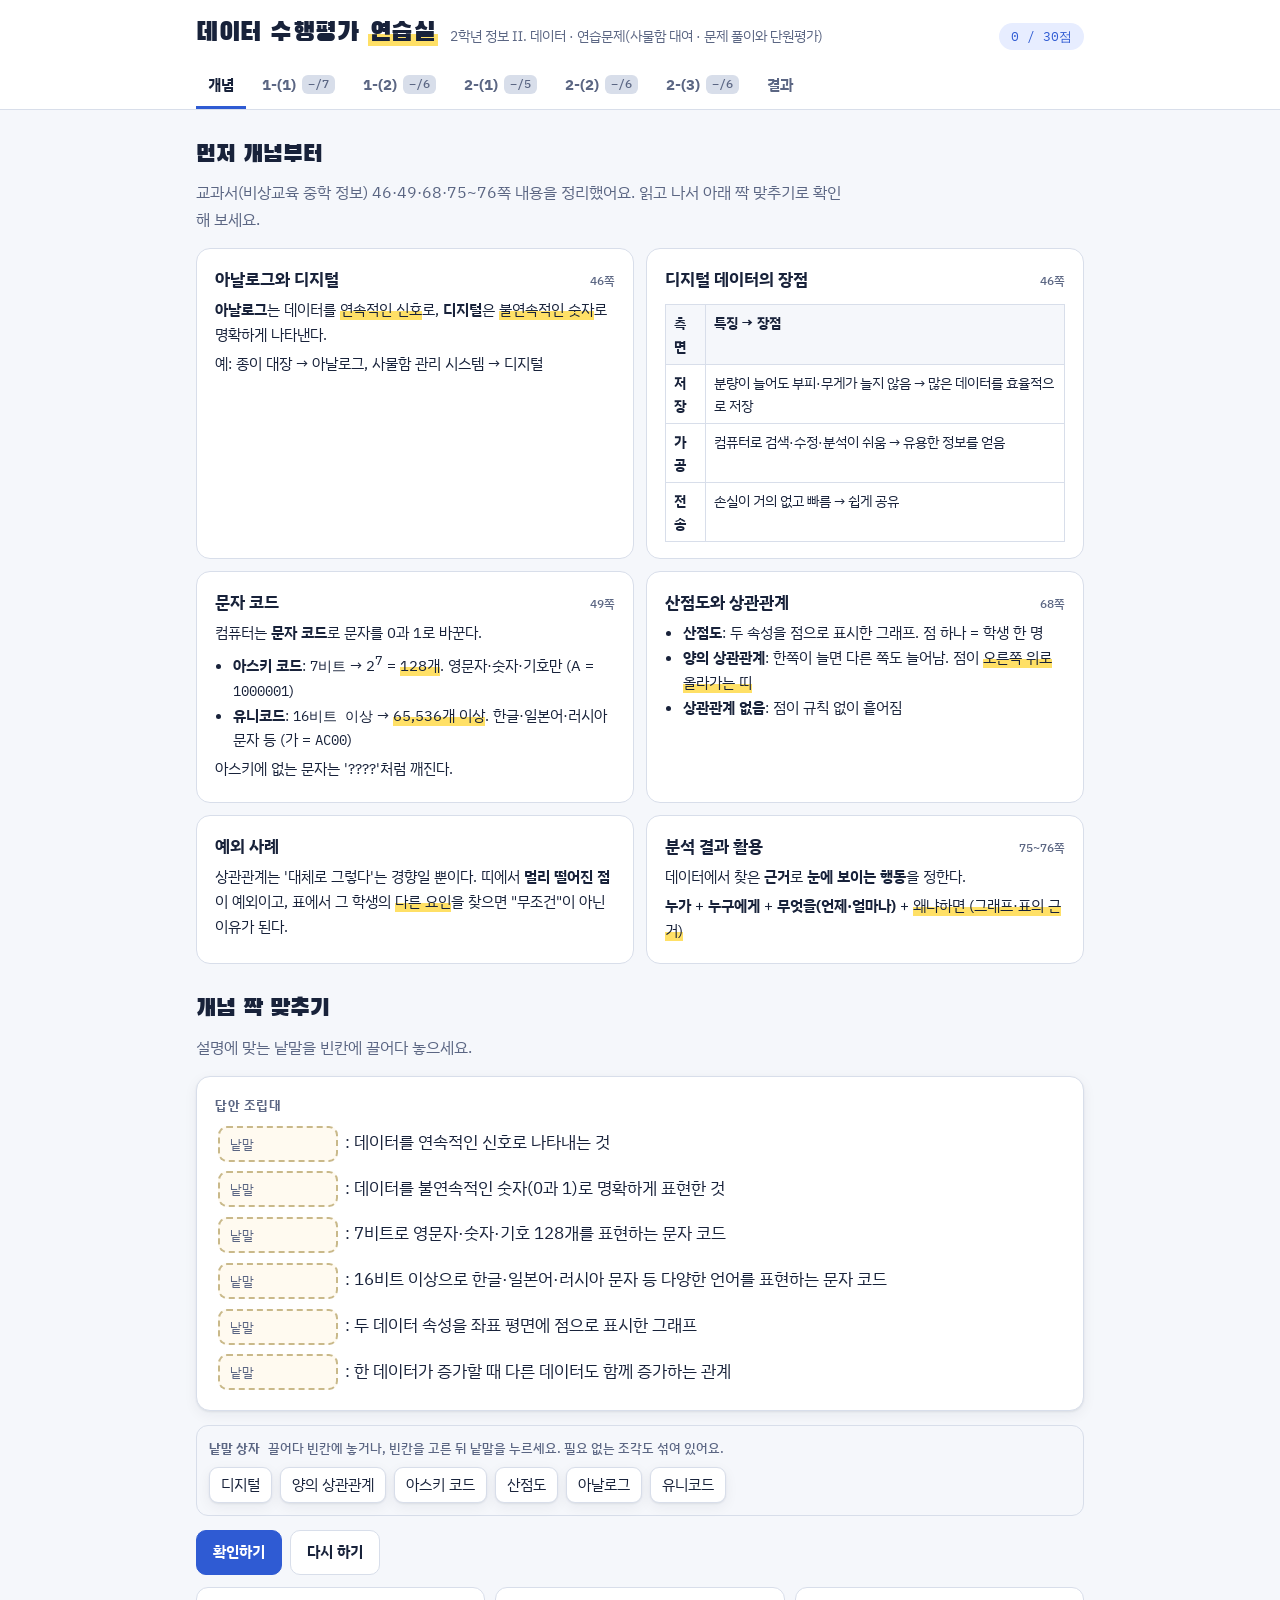
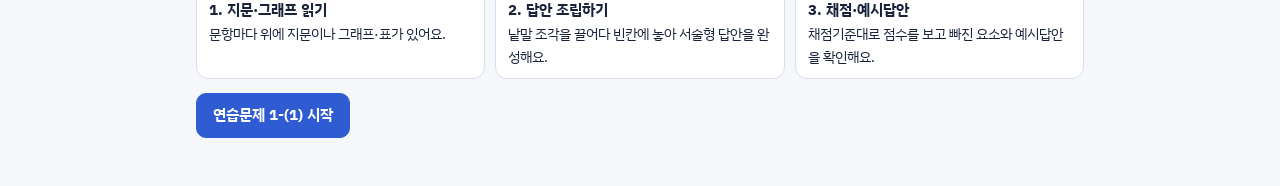
<file: data-practice/index.html>
<!doctype html><html><head><meta charset=utf8><meta name=viewport content="width=device-width,initial-scale=1,viewport-fit=cover"><style>:root{color-scheme:light;box-sizing:border-box;padding-top:env(safe-area-inset-top,0px);padding-bottom:env(safe-area-inset-bottom,0px)}html{scroll-padding-top:env(safe-area-inset-top,0px)}body{margin:0;padding:0;font:14px -apple-system,BlinkMacSystemFont,sans-serif;background:#fff;color:#000}img{max-width:100%}[hidden]:not([hidden=until-found i]){display:none!important}</style></head><body>
<title>데이터 수행평가 연습실</title>
<meta name="claude:viewport-fit-sides" content="cover">
<link rel="preconnect" href="https://fonts.googleapis.com">
<link rel="preconnect" href="https://fonts.gstatic.com" crossorigin>
<link rel="stylesheet" href="https://fonts.googleapis.com/css2?family=Black+Han+Sans&family=IBM+Plex+Sans+KR:wght@400;500;700&family=IBM+Plex+Mono:wght@500&display=swap">
<style>
/* Layout: 시험지 한 장 — 상단 탭(개념·문항·결과), 가운데 답안 조립대, 아래 낱말 상자 */
:root {
  --paper: #f5f7fb; --card: #ffffff; --ink: #18223a; --muted: #5b6683; --line: #d8deea;
  --accent: #2f5bd3; --accent-soft: #e7edff; --hl: #ffe066; --hl-ink: #1b1b1b;
  --ok: #1d8f4e; --ok-soft: #e3f5ea; --bad: #cc3b3b; --bad-soft: #fde8e8;
  --slot: #fffaf0; --slot-line: #c9b98a; --chip: #ffffff; --shadow: 0 1px 2px rgba(24,34,58,.08), 0 4px 14px rgba(24,34,58,.06);
  --f-display: 'Black Han Sans', 'IBM Plex Sans KR', 'Apple SD Gothic Neo', 'Malgun Gothic', sans-serif;
  --f-body: 'IBM Plex Sans KR', 'Apple SD Gothic Neo', 'Malgun Gothic', sans-serif;
  --f-mono: 'IBM Plex Mono', ui-monospace, Menlo, monospace;
}
@media (prefers-color-scheme: dark) { :root:not([data-theme="light"]) {
  --paper: #0f1320; --card: #171d2d; --ink: #e8ecf6; --muted: #9aa5c0; --line: #2b344b;
  --accent: #82a0ff; --accent-soft: #1e2847; --hl: #f3c84b; --hl-ink: #1b1b1b;
  --ok: #4cc38a; --ok-soft: #14301f; --bad: #ff7d7d; --bad-soft: #3a1a1d;
  --slot: #221f17; --slot-line: #6d6040; --chip: #1f2639; --shadow: 0 1px 2px rgba(0,0,0,.4), 0 4px 14px rgba(0,0,0,.3); color-scheme: dark; } }
:root[data-theme="dark"] {
  --paper: #0f1320; --card: #171d2d; --ink: #e8ecf6; --muted: #9aa5c0; --line: #2b344b;
  --accent: #82a0ff; --accent-soft: #1e2847; --hl: #f3c84b; --hl-ink: #1b1b1b;
  --ok: #4cc38a; --ok-soft: #14301f; --bad: #ff7d7d; --bad-soft: #3a1a1d;
  --slot: #221f17; --slot-line: #6d6040; --chip: #1f2639; --shadow: 0 1px 2px rgba(0,0,0,.4), 0 4px 14px rgba(0,0,0,.3); color-scheme: dark; }

* { box-sizing: border-box; }
body { background: var(--paper); color: var(--ink); font-family: var(--f-body); font-size: 16px; line-height: 1.65; margin: 0; }
body::before { content: ""; position: fixed; inset: 0 0 auto; height: env(safe-area-inset-top, 0px); z-index: 10; background: var(--card); }
.wrap { max-width: 920px; margin: 0 auto; padding-left: max(16px, env(safe-area-inset-left, 0px)); padding-right: max(16px, env(safe-area-inset-right, 0px)); padding-block: 0 48px; }
header.top { position: sticky; top: env(safe-area-inset-top, 0px); z-index: 5; background: var(--card); border-bottom: 1px solid var(--line); }
header.top .wrap { padding-block: 12px 0; }
.brand { display: flex; align-items: baseline; gap: 12px; flex-wrap: wrap; }
.brand h1 { font-family: var(--f-display); font-weight: 400; font-size: 26px; margin: 0; letter-spacing: .5px; }
.brand h1 mark { background: linear-gradient(transparent 55%, var(--hl) 55%); color: inherit; padding: 0 2px; }
.brand .sub { color: var(--muted); font-size: 13.5px; }
.score-pill { margin-left: auto; font-family: var(--f-mono); font-size: 13px; background: var(--accent-soft); color: var(--accent); border-radius: 999px; padding: 3px 12px; white-space: nowrap; }
nav.tabs { display: flex; gap: 4px; overflow-x: auto; margin-top: 10px; scrollbar-width: none; }
nav.tabs::-webkit-scrollbar { display: none; }
nav.tabs button { font: inherit; font-size: 14.5px; font-weight: 700; color: var(--muted); background: none; border: 0; border-bottom: 3px solid transparent; padding: 8px 12px 9px; cursor: pointer; white-space: nowrap; display: flex; align-items: center; gap: 6px; }
nav.tabs button[aria-selected="true"] { color: var(--ink); border-bottom-color: var(--accent); }
nav.tabs .dot { font-family: var(--f-mono); font-size: 11.5px; font-weight: 500; background: var(--line); color: var(--muted); border-radius: 6px; padding: 0 6px; }
nav.tabs .dot.done { background: var(--ok-soft); color: var(--ok); }
button:focus-visible, .slot:focus-visible, .chip:focus-visible { outline: 3px solid var(--accent); outline-offset: 2px; }

h2.sec { font-family: var(--f-display); font-weight: 400; font-size: 24px; margin: 26px 0 4px; text-wrap: balance; }
.lede { color: var(--muted); margin: 0 0 16px; max-width: 65ch; }
.card { background: var(--card); border: 1px solid var(--line); border-radius: 14px; padding: 16px 18px; }
.grid2 { display: grid; grid-template-columns: repeat(2, minmax(0, 1fr)); gap: 12px; }
@media (max-width: 720px) { .grid2 { grid-template-columns: minmax(0, 1fr); } }
.concept h3 { margin: 0 0 6px; font-size: 16.5px; display: flex; gap: 8px; align-items: baseline; }
.concept h3 .pg { margin-left: auto; font-size: 12px; color: var(--muted); font-weight: 500; white-space: nowrap; }
.concept p, .concept ul { margin: 4px 0; font-size: 15px; }
.concept ul { padding-left: 18px; }
.hl { background: linear-gradient(transparent 58%, var(--hl) 58%); color: inherit; }
.mono { font-family: var(--f-mono); font-size: .92em; }
table.t { border-collapse: collapse; width: 100%; font-size: 14px; margin-top: 6px; }
table.t th, table.t td { border: 1px solid var(--line); padding: 6px 8px; text-align: left; vertical-align: top; }
table.t th { background: var(--paper); }
.tscroll { overflow-x: auto; }

/* exercise */
.qhead { display: flex; align-items: center; gap: 10px; flex-wrap: wrap; margin: 24px 0 6px; }
.qhead h2 { font-family: var(--f-display); font-weight: 400; font-size: 24px; margin: 0; }
.qhead .pts { font-family: var(--f-mono); font-size: 13px; border: 1px solid var(--line); border-radius: 6px; padding: 1px 8px; color: var(--muted); }
.prompt { margin: 0 0 12px; max-width: 70ch; }
details.ctx { background: var(--card); border: 1px solid var(--line); border-radius: 12px; margin-bottom: 14px; }
details.ctx summary { cursor: pointer; padding: 10px 14px; font-weight: 700; font-size: 14.5px; color: var(--muted); }
details.ctx .body { padding: 0 16px 14px; font-size: 15px; }
details.ctx .body p { margin: 6px 0; }
.ctx-flex { display: flex; gap: 14px; flex-wrap: wrap; align-items: flex-start; }
.ctx-flex > * { flex: 1 1 300px; min-width: 0; }
svg.chart { width: 100%; height: auto; display: block; }
svg.chart .axis { stroke: var(--muted); }
svg.chart .grid { stroke: var(--line); }
svg.chart text { fill: var(--muted); font-family: var(--f-body); font-size: 11px; }
svg.chart .pt { fill: var(--accent); }
svg.chart .pt.lab { fill: var(--bad); }
svg.chart text.lab { fill: var(--bad); font-weight: 700; font-size: 13px; }

.sheet { background: var(--card); border: 1px solid var(--line); border-radius: 14px; padding: 18px 18px 14px; box-shadow: var(--shadow); }
.sheet .label { font-size: 12.5px; font-weight: 700; color: var(--muted); letter-spacing: .5px; margin-bottom: 6px; }
.frame { font-size: 16.5px; line-height: 2.45; }
.frame p { margin: 0 0 4px; }
.slot { display: inline-flex; align-items: center; min-width: 120px; min-height: 36px; vertical-align: middle; margin: 2px 3px; padding: 3px 10px; border: 2px dashed var(--slot-line); background: var(--slot); border-radius: 9px; font: inherit; font-size: 15px; line-height: 1.4; color: var(--muted); cursor: pointer; text-align: left; max-width: 100%; }
.slot.filled { touch-action: none; border-style: solid; border-color: var(--accent); background: var(--accent-soft); color: var(--ink); }
.slot.active { box-shadow: 0 0 0 3px var(--hl); }
.slot.over { background: var(--hl); color: var(--hl-ink); }
.slot.ok { border-color: var(--ok); background: var(--ok-soft); }
.slot.bad { border-color: var(--bad); background: var(--bad-soft); }
.slot .ph { font-size: 13px; }

.bank { margin-top: 14px; background: var(--paper); border: 1px solid var(--line); border-radius: 12px; padding: 12px; }
.bank .label { font-size: 12.5px; font-weight: 700; color: var(--muted); margin-bottom: 8px; display: flex; gap: 8px; }
.bank .label span { font-weight: 500; }
.chips { display: flex; flex-wrap: wrap; gap: 8px; }
.chip { font: inherit; font-size: 14.5px; line-height: 1.4; text-align: left; background: var(--chip); color: var(--ink); border: 1px solid var(--line); border-radius: 9px; padding: 7px 11px; cursor: grab; box-shadow: var(--shadow); touch-action: none; user-select: none; -webkit-user-select: none; max-width: 100%; }
.chip:hover { border-color: var(--accent); }
.chip.used { display: none; }
.ghost { position: fixed; pointer-events: none; z-index: 50; opacity: .92; transform: rotate(-2deg); cursor: grabbing; }

.actions { display: flex; gap: 8px; flex-wrap: wrap; margin-top: 14px; }
.btn { font: inherit; font-weight: 700; font-size: 15px; border-radius: 10px; padding: 9px 16px; cursor: pointer; border: 1px solid var(--line); background: var(--card); color: var(--ink); }
.btn.primary { background: var(--accent); border-color: var(--accent); color: var(--card); }
.btn:disabled { opacity: .45; cursor: not-allowed; }

.result { margin-top: 16px; border-radius: 14px; border: 1px solid var(--line); background: var(--card); padding: 16px 18px; }
.result .big { display: flex; align-items: baseline; gap: 10px; flex-wrap: wrap; }
.result .big b { font-family: var(--f-display); font-weight: 400; font-size: 38px; line-height: 1; }
.result .big .of { color: var(--muted); font-family: var(--f-mono); }
.checks { list-style: none; padding: 0; margin: 10px 0 0; display: grid; gap: 6px; }
.checks li { display: flex; gap: 8px; align-items: flex-start; font-size: 15px; }
.checks .mk { flex: 0 0 22px; height: 22px; border-radius: 50%; display: inline-flex; align-items: center; justify-content: center; font-weight: 700; font-size: 13px; }
.checks .y .mk { background: var(--ok-soft); color: var(--ok); }
.checks .n .mk { background: var(--bad-soft); color: var(--bad); }
.model { margin-top: 14px; border-left: 4px solid var(--hl); background: var(--paper); border-radius: 8px; padding: 10px 14px; font-size: 15px; }
.model h4, .ladder h4 { margin: 0 0 4px; font-size: 14px; color: var(--muted); }
.model p { margin: 4px 0; }
.ladder { margin-top: 12px; }
.ladder th:first-child, .ladder td:first-child { white-space: nowrap; }
.ladder td:first-child { font-family: var(--f-mono); font-weight: 500; white-space: nowrap; }
.ladder tr.me td { background: var(--accent-soft); }

/* summary */
.sumgrid { display: grid; grid-template-columns: repeat(auto-fit, minmax(150px, 1fr)); gap: 10px; }
.sumcell { background: var(--card); border: 1px solid var(--line); border-radius: 12px; padding: 12px; }
.sumcell .n { font-size: 13px; color: var(--muted); font-weight: 700; }
.sumcell .v { font-family: var(--f-display); font-size: 28px; line-height: 1.2; }
.sumcell .v small { font-family: var(--f-mono); font-size: 13px; color: var(--muted); }
.total { display: flex; align-items: baseline; gap: 12px; margin: 10px 0 16px; }
.total b { font-family: var(--f-display); font-weight: 400; font-size: 56px; line-height: 1; }
.total span { color: var(--muted); font-family: var(--f-mono); }
.howto { display: grid; grid-template-columns: repeat(3, minmax(0, 1fr)); gap: 10px; margin: 12px 0 0; }
.howto div { background: var(--card); border: 1px solid var(--line); border-radius: 12px; padding: 10px 12px; font-size: 14px; }
.howto b { display: block; font-size: 14.5px; }
@media (max-width: 640px) { .brand .sub { display: none; } .brand h1 { font-size: 22px; } .howto { grid-template-columns: minmax(0, 1fr); } .frame { font-size: 15.5px; } .slot { min-width: 90px; } }
@media (prefers-reduced-motion: reduce) { * { transition: none !important; animation: none !important; } }
</style>

<header class="top">
  <div class="wrap">
    <div class="brand">
      <h1>데이터 수행평가 <mark>연습실</mark></h1>
      <span class="sub">2학년 정보 Ⅱ. 데이터 · 연습문제(사물함 대여 · 문제 풀이와 단원평가)</span>
      <span class="score-pill" id="pill">0 / 30점</span>
    </div>
    <nav class="tabs" role="tablist" id="tabs"></nav>
  </div>
</header>

<main class="wrap" id="main"></main>

<script>
(function(){
'use strict';
const $ = (s, r=document) => r.querySelector(s);
const el = (tag, attrs={}, html) => { const e=document.createElement(tag); for (const k in attrs) e.setAttribute(k, attrs[k]); if (html!=null) e.innerHTML=html; return e; };

/* ---------- 연습문제 데이터 ---------- */
const PASSAGE1 = `
<p>우리 학교는 그동안 종이 대장으로 사물함 물품(우산, 체육복, 실내화 등) 대여 현황을 관리해 왔다. 학생회 부원 지우는 한 학기 동안 대여 업무를 맡으면서 다음과 같은 일들을 겪었다.</p>
<p>① 대장은 금방 두꺼워져 새 대장을 계속 사야 했다. 대여 창구 옆에 둔 대장에 우산에서 떨어진 빗물이 묻어 글씨가 번졌고, 1학기 대장은 어디에 두었는지 찾지 못해 누가 우산을 아직 돌려주지 않았는지 알 수 없었다.</p>
<p>② 학기 말에 '가장 많이 빌려 간 물품'과 '반납하지 않은 학생 명단'을 정리해 달라는 부탁을 받았다. 지우는 대장을 처음부터 끝까지 넘기며 하나씩 표시했다. 하루 종일 걸렸는데, 반납 표시를 빠뜨린 줄이 있어 이미 반납한 학생에게 독촉 쪽지가 가기도 했다.</p>
<p>③ 담임 선생님들이 반 학생들의 미반납 현황을 물어보실 때마다 지우는 해당 내용을 쪽지에 옮겨 적어 각 교실로 직접 가져다드렸다. 반이 많아 쉬는 시간마다 돌아다녀야 했고, 중간에 쪽지를 잃어버린 반도 있었다.</p>
<p>그래서 학교는 올해부터 QR코드 태그를 이용하는 디지털 사물함 관리 시스템으로 바꾸기로 했다. 그런데 시험 운영 첫날 문제가 생겼다. 러시아에서 온 교환학생의 이름을 입력하자 영어로 쓴 'Ivan'은 화면에 바르게 나타났지만, 러시아어로 쓴 'Иван'은 '????'처럼 알아볼 수 없는 기호로 바뀌어 나타났다. 확인해 보니 시스템의 문자 코드가 아스키 코드로 설정되어 있었다.</p>`;

const XS=[3,7,12,16,21,25,30,34,38,42,46,55,58,63,67,71,75,79,83,87,91,95,40];
const NZ=[3,-2,-4,2,4,-3,1,-1,3,-4,2,-2,4,-3,1,3,-4,2,-1,4,-2,1,-3];
const PTS = XS.map((x,i)=>[x, Math.round(30+0.6*x+NZ[i])]).concat([[50,90],[100,50]]);
const LAB = {'가':[42,51],'나':[95,88],'다':[50,90],'라':[7,32],'마':[100,50]};
const TABLE = [['가','가끔 함','쉬운 문제 위주','2회'],['나','항상 함','쉬운 것부터 어려운 것까지','3회'],['다','항상 함','쉬운 것부터 어려운 것까지','3회'],['라','안 함','쉬운 문제만 반복','0회'],['마','안 함','쉬운 문제만 반복','0회']];

function chartSVG(){
  const W=520,H=300,L=46,R=505,T=14,B=250, X=x=>L+(R-L)*x/105, Y=y=>B-(B-T)*y/100;
  let g='';
  for (let y=0;y<=100;y+=20){ g+=`<line class="grid" x1="${L}" x2="${R}" y1="${Y(y)}" y2="${Y(y)}"/><text x="${L-8}" y="${Y(y)+4}" text-anchor="end">${y}</text>`; }
  for (let x=0;x<=100;x+=10){ g+=`<line class="grid" y1="${T}" y2="${B}" x1="${X(x)}" x2="${X(x)}"/><text x="${X(x)}" y="${B+16}" text-anchor="middle">${x}</text>`; }
  g+=`<line class="axis" x1="${L}" x2="${R}" y1="${B}" y2="${B}"/><line class="axis" x1="${L}" x2="${L}" y1="${T}" y2="${B}"/>`;
  const labSet=new Set(Object.values(LAB).map(p=>p.join(',')));
  PTS.forEach(([x,y])=>{ if(!labSet.has(x+','+y)) g+=`<circle class="pt" cx="${X(x)}" cy="${Y(y)}" r="4.2"/>`; });
  for (const k in LAB){ const [x,y]=LAB[k]; g+=`<circle class="pt lab" cx="${X(x)}" cy="${Y(y)}" r="5"/><text class="lab" x="${Math.min(X(x)+7,R-6)}" y="${Y(y)-7}">${k}</text>`; }
  g+=`<text x="${(L+R)/2}" y="${H-12}" text-anchor="middle">주간 수학 문제 풀이 개수(개)</text><text x="14" y="${(T+B)/2}" text-anchor="middle" transform="rotate(-90 14 ${(T+B)/2})">수학 단원평가 점수(점)</text>`;
  return `<svg class="chart" viewBox="0 0 ${W} ${H}" role="img" aria-label="문제 풀이 개수와 단원평가 점수 산점도. 가 42개 51점, 나 95개 88점, 다 50개 90점, 라 7개 32점, 마 100개 50점">${g}</svg>`;
}
function tableHTML(){
  return `<div class="tscroll"><table class="t"><tr><th>학생</th><th>틀린 문제 다시 풀기</th><th>푸는 문제 종류</th><th>개념 복습(일주일)</th></tr>${TABLE.map(r=>`<tr><td><b>${r[0]}</b></td><td>${r[1]}</td><td>${r[2]}</td><td>${r[3]}</td></tr>`).join('')}</table></div>`;
}
const CTX1 = `<details class="ctx" open><summary>지문 보기 · 문항 1</summary><div class="body">${PASSAGE1}</div></details>`;
const CTX2 = () => `<details class="ctx" open><summary>그래프와 표 보기 · 문항 2</summary><div class="body"><p>우리 학교 수학 선생님께서는 학생들의 주간 수학 문제 풀이 개수와 수학 단원평가 점수를 함께 조사하여, 수학 학습 지도에 활용하려고 한다. (학생 25명)</p><div class="ctx-flex"><div>${chartSVG()}</div><div>${tableHTML()}</div></div></div></details>`;

/* ---------- 문항 정의 ---------- */
const EX = [
{ id:'c', tab:'개념', title:'개념 익히기', concept:true },
{ id:'q11', tab:'1-(1)', title:'디지털 데이터의 장점', max:7, ctx:'1',
  prompt:'지문의 ①은 저장, ②는 가공, ③은 전송 측면에서 종이 대장(아날로그 방식)이 가진 문제를 보여 준다. 각 사례를 바탕으로 디지털 사물함 관리 시스템이 저장·가공·전송 측면에서 어떤 장점을 갖는지 서술하시오. (세 가지 측면마다 그 장점이 생기는 이유를 함께 쓸 것)',
  frame:`<p>디지털 사물함 관리 시스템은 종이 대장과 비교했을 때 저장, 가공, 전송 측면에서 다음과 같은 장점이 있다.</p>
<p><b>첫째, 저장 측면의 장점은</b> [[s1|장점]]는 것이다. 왜냐하면 [[s2|이유]] 때문이다.</p>
<p><b>둘째, 가공 측면의 장점은</b> [[s3|장점]]는 것이다. 왜냐하면 [[s4|이유]] 때문이다.</p>
<p><b>셋째, 전송 측면의 장점은</b> [[s5|장점]]는 것이다. 왜냐하면 [[s6|이유]] 때문이다.</p>`,
  chips:{a1:'대여 기록을 오래 안전하게 보관할 수 있다',a2:'필요한 정보를 빠르고 정확하게 얻을 수 있다',a3:'여러 사람과 쉽고 빠르게 공유할 수 있다',
    r1:'분량이 늘어도 부피·무게가 늘지 않고 백업해 둘 수 있기',r2:'컴퓨터가 데이터를 자동으로 검색·정렬·집계할 수 있기',r3:'네트워크로 손실 없이 빠르게 보낼 수 있기',
    d1:'종이 대장보다 가격이 싸다',d2:'화면 글씨가 종이 글씨보다 크기'},
  grade(f){ const asp=[['저장','s1','a1','s2','r1'],['가공','s3','a2','s4','r2'],['전송','s5','a3','s6','r3']];
    const slots={}, items=[]; let c=0;
    asp.forEach(([n,sa,ca,sr,cr])=>{ const okA=f[sa]===ca, okR=f[sr]===cr; slots[sa]=okA; slots[sr]=okR; if(okA&&okR)c++;
      items.push({ok:okA&&okR, t:`${n} 측면: 장점${okA?' ✓':' ✗'} · 이유${okR?' ✓':' ✗'}`}); });
    return {score:c===3?7:c===2?5:3, slots, items, level:c===3?0:c===2?1:2}; },
  model:`<p>디지털 사물함 관리 시스템은 종이 대장과 비교했을 때 저장, 가공, 전송 측면에서 다음과 같은 장점이 있다.</p><p><b>첫째, 저장 측면의 장점은</b> <span class="hl">대여 기록을 오래 안전하게 보관할 수 있다</span>는 것이다. 디지털 데이터는 분량이 늘어나도 부피와 무게가 늘지 않고 <span class="hl">백업해 둘 수 있기 때문에</span>, ①처럼 대장이 두꺼워지거나 빗물에 젖거나 잃어버려서 기록을 확인하지 못하는 일이 생기지 않는다.</p><p><b>둘째, 가공 측면의 장점은</b> <span class="hl">필요한 정보를 빠르고 정확하게 얻을 수 있다</span>는 것이다. <span class="hl">컴퓨터가 데이터를 자동으로 검색하고 정렬하고 셀 수 있기 때문에</span>, ②처럼 대장을 하루 종일 넘기지 않아도 인기 물품과 미반납 학생 명단을 실수 없이 바로 정리할 수 있다.</p><p><b>셋째, 전송 측면의 장점은</b> <span class="hl">여러 사람과 쉽고 빠르게 공유할 수 있다</span>는 것이다. 디지털 데이터는 <span class="hl">네트워크로 손실 없이 빠르게 보낼 수 있기 때문에</span>, ③처럼 쪽지를 들고 교실을 돌아다니거나 쪽지를 잃어버릴 걱정 없이 모든 담임 선생님께 미반납 현황을 동시에 전달할 수 있다.</p>`,
  ladder:[['7점','저장·가공·전송 세 측면 모두 장점과 그 이유를 씀','세 측면 모두 장점 + 이유'],['5점','저장·가공만 장점과 이유를 쓰고 전송이 빠짐','두 가지만 갖춤'],['3점','"저장도 잘 되고, 가공도 편리하고, 전송도 빠르다."','이유가 없음 (한 가지 이하)']] },

{ id:'q12', tab:'1-(2)', title:'문자 코드', max:6, ctx:'1',
  prompt:'시험 운영 첫날 러시아어 이름이 깨져 나타난 원인을 아스키 코드와 유니코드의 차이(비트 수 또는 표현할 수 있는 문자 수)를 들어 설명하시오. 또한 러시아어 이름을 바르게 저장하려면 문자 코드를 무엇으로 바꿔야 하는지 그 이유와 함께 서술하시오.',
  frame:`<p>아스키 코드는 [[s1|비트 수]]를 사용하여 [[s2|문자 수]]의 문자만 표현할 수 있지만, 유니코드는 [[s3|비트 수]]를 사용하여 [[s4|문자 수]]의 문자를 표현할 수 있다.</p>
<p>그래서 'Ivan'은 바르게 나타났지만, [[s5|원인]] '????'로 깨져 나타났다.</p>
<p>따라서 러시아어 이름을 바르게 저장하려면 문자 코드를 [[s6|문자 코드]](으)로 바꿔야 한다.</p>`,
  chips:{b7:'7비트',n128:'128개',b16:'16비트 이상',n65:'65,536개 이상',cause:'러시아 문자 \'Иван\'은 아스키 코드로 표현할 수 없어서',uni:'유니코드',
    b8:'8비트',n1k:'1,024개',dc:'러시아어 이름이 영어 이름보다 길어서',asc:'아스키 코드'},
  grade(f){ const s={s1:f.s1==='b7',s2:f.s2==='n128',s3:f.s3==='b16',s4:f.s4==='n65',s5:f.s5==='cause',s6:f.s6==='uni'};
    const diff=(s.s1&&s.s3)||(s.s2&&s.s4);
    const items=[{ok:diff,t:'아스키 코드와 유니코드의 차이 (비트 수 또는 문자 수)'},{ok:s.s5,t:'깨진 문자(러시아 문자)는 아스키 코드로 표현할 수 없다는 원인'},{ok:s.s6,t:'유니코드로 바꾸기 (채점 요소는 아니지만 꼭 쓰기)'}];
    return {score:diff&&s.s5?6:diff?4:2, slots:s, items, level:diff&&s.s5?0:diff?1:2}; },
  model:`<p>시험 운영 첫날 러시아어 이름이 깨져 나타난 원인은 시스템이 아스키 코드를 사용했기 때문이다. <span class="hl">아스키 코드는 7비트를 사용하여 2<sup>7</sup>인 128개의 문자만 표현할 수 있으며</span>, 여기에는 영문자, 숫자, 기호만 들어 있다. 그래서 영문자로 쓴 'Ivan'은 바르게 나타났지만, <span class="hl">러시아 문자로 쓴 'Иван'은 아스키 코드로 표현할 수 없어서</span> '????'로 깨져 나타났다. 반면 <span class="hl">유니코드는 16비트 이상을 사용하여 65,536개 이상의 문자를 표현할 수 있으며</span>, 러시아 문자를 포함한 세계 여러 언어의 문자가 들어 있다. 따라서 러시아어 이름을 바르게 저장하려면 <span class="hl">문자 코드를 유니코드로 바꿔야 한다.</span></p>`,
  ladder:[['6점','비트 수·문자 수 차이와 "러시아 문자는 아스키 코드로 표현할 수 없다"를 모두 씀','차이 + 원인'],['4점','"아스키 코드는 7비트로 128개, 유니코드는 16비트 이상으로 65,536개 이상… 그래서 유니코드로 바꿔야 한다."','원인 문장이 없음'],['2점','"아스키 코드라서 깨졌으니 유니코드로 바꿔야 한다."','차이 설명 없이 이름만']] },

{ id:'q21', tab:'2-(1)', title:'그래프의 관계', max:5, ctx:'2',
  prompt:'그래프에서 문제 풀이 개수와 단원평가 점수는 대체로 어떤 관계가 있는지 점들이 퍼져 있는 모양을 근거로 서술하시오.',
  frame:`<p>문제 풀이 개수가 [[s1|어떻게 변할 때]] 단원평가 점수도 대체로 [[s2|어떻게 되는가]].</p>
<p>점들이 [[s3|점의 모양]] 퍼져 있으므로 [[s4|관계의 이름]]이다.</p>`,
  chips:{up:'늘어날수록',hi:'높아진다',shape:'왼쪽 아래에서 오른쪽 위로 올라가는 띠 모양으로',pos:'양의 상관관계',down:'줄어들수록',lo:'낮아진다',rand:'아무 규칙 없이 흩어진 모양으로',none:'상관관계 없음'},
  grade(f){ const dir=(f.s1==='up'&&f.s2==='hi')||(f.s1==='down'&&f.s2==='lo');
    const shape=f.s3==='shape', term=f.s4==='pos';
    const slots={s1:dir,s2:dir,s3:shape,s4:term};
    const items=[{ok:dir,t:'방향 문장: 한쪽이 늘수록 다른 쪽도 대체로 는다'},{ok:shape||term,t:'\'양의 상관관계\'라는 용어 또는 점의 모양'}];
    return {score:dir&&(shape||term)?5:dir?4:3, slots, items, level:dir&&(shape||term)?0:dir?1:2}; },
  model:`<p>그래프에서 문제 풀이 개수와 단원평가 점수는 <span class="hl">양의 상관관계</span>가 있다. 점들이 <span class="hl">왼쪽 아래에서 오른쪽 위로 올라가는 띠 모양</span>으로 퍼져 있기 때문이다. 즉, <span class="hl">주간 수학 문제 풀이 개수가 늘어날수록 단원평가 점수도 대체로 높아지는</span> 경향이 있다.</p>`,
  ladder:[['5점','방향 문장과 \'양의 상관관계\'(또는 점의 모양)를 함께 씀','방향 + 용어 또는 점 모양'],['4점','"문제를 많이 풀수록 단원평가 점수도 대체로 높아진다."','용어나 점의 모양이 없음'],['3점','"문제 풀이 개수와 단원평가 점수는 관계가 있다."','방향을 말하지 않음']] },

{ id:'q22', tab:'2-(2)', title:'예외 사례 찾기', max:6, ctx:'2',
  prompt:'가~마 학생 중 문제 풀이 개수에 비해 단원평가 점수가 유독 높거나 낮은 학생을 하나 골라 수치를 들어 제시하고, 표를 참고하여 "문제를 많이 풀수록 무조건 단원평가 점수가 높다"라고 말할 수 없는 이유를 다른 요인과 함께 서술하시오.',
  frame:`<p>[[s1|학생]] 학생은 일주일에 문제를 [[s2|풀이 개수]] 풀었고 단원평가 점수는 [[s3|점수]]이다.</p>
<p>표를 보면 이 학생은 [[s4|표에서 찾은 다른 요인]].</p>
<p>따라서 [[s5|결론]].</p>`,
  chips:{ma:'마',da:'다',ga:'가',c100:'100개',c50:'50개',c42:'42개',p50:'50점',p90:'90점',p51:'51점',
    fbad:'쉬운 문제만 반복하고 틀린 문제를 다시 풀지 않는다',fgood:'쉬운 것부터 어려운 것까지 풀고 틀린 문제를 항상 다시 푼다',fx:'문제를 푸는 시간이 길다',
    no:'문제를 많이 풀수록 무조건 점수가 높다고 할 수 없다',yes:'문제를 많이 풀수록 무조건 점수가 높다'},
  grade(f){ const who=f.s1; const pick = who==='ma'?{c:'c100',p:'p50',fa:'fbad'}: who==='da'?{c:'c50',p:'p90',fa:'fgood'}:null;
    const okWho=!!pick&&f.s2===pick.c&&f.s3===pick.p; const okF=!!pick&&f.s4===pick.fa; const okC=f.s5==='no';
    const slots={s1:!!pick,s2:!!pick&&f.s2===pick.c,s3:!!pick&&f.s3===pick.p,s4:okF,s5:okC};
    const items=[{ok:okWho,t:'예외 학생을 수치로 지목 (마: 100개·50점 또는 다: 50개·90점)'},{ok:okF,t:'표에서 찾은 다른 요인'},{ok:okC,t:'"무조건 그렇지는 않다"는 결론 부정'}];
    if(who==='ga') items.unshift({ok:false,t:'가 학생(42개, 51점)은 띠 안에 있는 학생이라 예외가 아니에요'});
    const n=[okWho,okF,okC].filter(Boolean).length;
    return {score:n===3?6:n===2?4:2, slots, items, level:n===3?0:n===2?1:2}; },
  model:`<p><span class="hl">마 학생은 일주일에 수학 문제를 100개</span>나 풀었지만 <span class="hl">단원평가 점수는 50점</span>으로, 문제를 비슷하게 많이 푼 다른 학생들(약 80~90점)보다 훨씬 낮다. 표를 보면 마 학생은 <span class="hl">쉬운 문제만 반복해서 풀고, 틀린 문제를 다시 풀지 않으며, 개념 복습도 하지 않는다.</span> 반대로 문제를 50개만 푼 다 학생은 90점을 받았는데, 쉬운 문제부터 어려운 문제까지 골고루 풀고 틀린 문제를 항상 다시 풀었다. 이처럼 단원평가 점수에는 문제 풀이 개수뿐 아니라 다른 요인도 영향을 준다. 따라서 <span class="hl">'문제를 많이 풀수록 무조건 단원평가 점수가 높다'라고 말할 수 없다.</span></p>`,
  ladder:[['6점','학생 지목(수치), 다른 요인, "무조건 그렇지는 않다"를 모두 씀','세 요소 모두'],['4점','"마 학생은 100개를 풀었지만 50점이다. 그러므로 무조건 점수가 높다고 할 수 없다."','다른 요인이 없음'],['2점','"점수가 낮은 학생이 있으니 무조건 그렇지는 않다."','지목·다른 요인이 없음']] },

{ id:'q23', tab:'2-(3)', title:'분석 결과 활용', max:6, ctx:'2',
  prompt:'수학 선생님은 이 분석 결과를 수학 학습 지도에 활용하려고 한다. 가~마 학생 중 단원평가 점수를 올리기 위해 도움이 필요한 학생을 한 명 골라, 그 학생을 위한 방안을 한 가지 제시하고, 그 방안이 도움이 되는 이유를 그래프나 표의 내용을 근거로 서술하시오. (누가, 누구에게, 무엇을, 왜(근거) 하는지가 모두 드러나게 쓸 것)',
  frame:`<p>[[s1|누가]] [[s2|누구에게]] [[s3|무엇을]].</p>
<p>왜냐하면 [[s4|그래프나 표의 근거]] 때문이다.</p>`,
  chips:{tch:'수학 선생님이',stu:'친구들이',ma:'마 학생에게',ra:'라 학생에게',
    stepw:'단계별 문제지를 주고 틀린 문제를 오답 노트에 다시 풀게 한 뒤 매주 확인한다',daily:'매일 종례 후 문제를 5개씩 풀게 하고 확인표에 도장을 찍어 준다',gen:'수학 공부를 더 열심히 하게 한다',
    rtab:'표에서 점수가 높은 다 학생은 오답을 항상 다시 풀지만 마 학생은 쉬운 문제만 반복하고 다시 풀지 않았기',rgr:'그래프에서 문제를 많이 풀수록 단원평가 점수가 대체로 높았기',rno:'수학은 중요한 과목이기'},
  grade(f){ const who=f.s1==='tch', to=f.s2==='ma'||f.s2==='ra'; const concrete=f.s3==='stepw'||f.s3==='daily';
    const action=who&&to&&concrete;
    const match=(f.s2==='ma'&&f.s3==='stepw'&&f.s4==='rtab')||(f.s2==='ra'&&f.s3==='daily'&&f.s4==='rgr');
    const slots={s1:who,s2:to,s3:concrete,s4:action&&match};
    const items=[{ok:action,t:'누가·누구에게·무엇을이 드러나는 구체적인 행동'},{ok:action&&match,t:'그 행동이 왜 도움이 되는지, 그래프나 표에 근거한 이유'}];
    if(action&&!match&&f.s4) items.push({ok:false,t:f.s4==='rno'?'"수학은 중요하다"는 그래프나 표의 근거가 아니에요':'고른 학생·행동과 이유가 서로 맞지 않아요 (마 학생은 이미 100개를 풀었어요)'});
    return {score:action&&match?6:action?4:2, slots, items, level:action&&match?0:action?1:2}; },
  model:`<p>나는 단원평가 점수를 올리기 위해 도움이 필요한 학생으로 마 학생을 골랐다. <span class="hl">수학 선생님이 마 학생에게</span> <span class="hl">쉬운 문제부터 어려운 문제까지 단계별로 구성된 문제지를 매주 나누어 주고, 틀린 문제는 오답 노트에 옮겨 답지를 보지 않고 다시 풀게 한 뒤, 매주 금요일에 오답 노트를 확인한다.</span> 왜냐하면 <span class="hl">표에서 단원평가 점수가 높은 다 학생은 여러 난이도의 문제를 풀고 틀린 문제를 항상 다시 푸는 반면, 점수가 낮은 마 학생은 쉬운 문제만 반복하고 틀린 문제를 다시 풀지 않았기 때문이다.</span> 이 방안을 실천하면 마 학생은 푸는 문제의 양이 아니라 질을 높여, 많이 푼 만큼 점수도 오를 수 있을 것이다.</p><p><b>다른 예시</b> · 수학 선생님이 라 학생(7개, 32점)에게 매일 종례 후 문제를 5개씩 풀게 하고 확인표에 도장을 찍어 준다. 왜냐하면 그래프에서 문제 풀이 개수가 많을수록 단원평가 점수가 대체로 높은 양의 상관관계가 나타났기 때문이다.</p>`,
  ladder:[['6점','누가·누구에게·무엇을(구체적 행동)과 "왜냐하면 + 표나 그래프의 근거"를 모두 씀','구체적 행동 + 이유'],['4점','"수학 선생님이 마 학생에게 단계별 문제지를 주고 틀린 문제를 다시 풀게 한다."','이유 문장이 없음'],['2점','"마 학생이 수학 공부를 더 열심히 하게 한다."','구체적인 행동이 없음']] },
{ id:'sum', tab:'결과', title:'내 점수' }
];

/* ---------- 개념 짝 맞추기 ---------- */
const MATCH = { id:'cm', frameRows:[
  ['아날로그','데이터를 연속적인 신호로 나타내는 것'],['디지털','데이터를 불연속적인 숫자(0과 1)로 명확하게 표현한 것'],
  ['아스키 코드','7비트로 영문자·숫자·기호 128개를 표현하는 문자 코드'],['유니코드','16비트 이상으로 한글·일본어·러시아 문자 등 다양한 언어를 표현하는 문자 코드'],
  ['산점도','두 데이터 속성을 좌표 평면에 점으로 표시한 그래프'],['양의 상관관계','한 데이터가 증가할 때 다른 데이터도 함께 증가하는 관계']]};

/* ---------- 상태 ---------- */
let state = { tab:'c', fill:{}, res:{} };
try { const s=JSON.parse(localStorage.getItem('datalab-v1')||'null'); if(s&&s.fill) state=Object.assign(state,s); } catch(e){}
const save = () => { try { localStorage.setItem('datalab-v1', JSON.stringify(state)); } catch(e){} };
const ex = id => EX.find(e=>e.id===id);
const total = () => EX.filter(e=>e.max).reduce((a,e)=>a+(state.res[e.id]?state.res[e.id].score:0),0);

/* deterministic shuffle */
function shuffle(arr, seed){ const a=arr.slice(); let s=0; for(const ch of seed) s=(s*31+ch.charCodeAt(0))>>>0; for(let i=a.length-1;i>0;i--){ s=(s*1103515245+12345)>>>0; const j=s%(i+1); [a[i],a[j]]=[a[j],a[i]]; } return a; }

/* ---------- 탭 ---------- */
function renderTabs(){
  const nav=$('#tabs'); nav.innerHTML='';
  EX.forEach(e=>{ const b=el('button',{role:'tab','aria-selected':String(state.tab===e.id),id:'tab-'+e.id});
    let dot=''; if(e.max){ const r=state.res[e.id]; dot=`<span class="dot${r?' done':''}">${r?r.score:'–'}/${e.max}</span>`; }
    b.innerHTML=`${e.tab}${dot}`; b.onclick=()=>{ state.tab=e.id; save(); render(); window.scrollTo({top:0}); }; nav.appendChild(b); });
  $('#pill').textContent=`${total()} / 30점`;
}

/* ---------- 조립대 공통 ---------- */
function buildBoard(container, key, frameHTML, chips, onChange){
  const fill = state.fill[key] || (state.fill[key]={});
  const sheet=el('div',{class:'sheet'}); sheet.innerHTML=`<div class="label">답안 조립대</div><div class="frame">${frameHTML.replace(/\[\[(\w+)\|([^\]]+)\]\]/g,(m,id,ph)=>`<button type="button" class="slot" data-slot="${id}" data-ph="${ph}"></button>`)}</div>`;
  const bank=el('div',{class:'bank'}); bank.innerHTML=`<div class="label">낱말 상자 <span>끌어다 빈칸에 놓거나, 빈칸을 고른 뒤 낱말을 누르세요. 필요 없는 조각도 섞여 있어요.</span></div><div class="chips"></div>`;
  container.append(sheet, bank);
  const chipBox=$('.chips',bank);
  const order=shuffle(Object.keys(chips), key);
  let active=null;
  function draw(){
    sheet.querySelectorAll('.slot').forEach(s=>{ const id=s.dataset.slot, c=fill[id];
      s.classList.toggle('filled',!!c); s.classList.toggle('active',active===id);
      s.innerHTML = c ? chips[c] : `<span class="ph">${s.dataset.ph}</span>`;
      s.setAttribute('aria-label', c ? `${chips[c]} — 눌러서 빼기` : `빈칸: ${s.dataset.ph}`); });
    const used=new Set(Object.values(fill));
    chipBox.innerHTML=''; order.forEach(cid=>{ const b=el('button',{type:'button',class:'chip'+(used.has(cid)?' used':''),'data-chip':cid}, chips[cid]); if(used.has(cid)) b.tabIndex=-1; chipBox.appendChild(b); });
  }
  function place(slotId, cid){ for(const k in fill) if(fill[k]===cid) delete fill[k]; fill[slotId]=cid; active=null; changed(); }
  function firstEmpty(){ const s=[...sheet.querySelectorAll('.slot')].find(s=>!fill[s.dataset.slot]); return s&&s.dataset.slot; }
  function changed(){ sheet.querySelectorAll('.slot').forEach(s=>s.classList.remove('ok','bad')); save(); draw(); onChange&&onChange(); }
  sheet.addEventListener('click',e=>{ const s=e.target.closest('.slot'); if(!s||dragMoved) return; const id=s.dataset.slot;
    if(fill[id]){ delete fill[id]; active=id; changed(); } else { active = active===id?null:id; draw(); } });
  chipBox.addEventListener('click',e=>{ const c=e.target.closest('.chip'); if(!c||dragMoved) return; const t=active||firstEmpty(); if(t) place(t,c.dataset.chip); });

  /* pointer drag */
  let drag=null, dragMoved=false;
  function down(e){ const c=e.target.closest('.chip:not(.used)'), s=e.target.closest('.slot.filled'); const src=c||s; if(!src||e.button>0) return;
    dragMoved=false; drag={src, cid: c?c.dataset.chip:fill[s.dataset.slot], fromSlot: s?s.dataset.slot:null, x:e.clientX, y:e.clientY, ghost:null}; }
  function move(e){ if(!drag) return; const dx=e.clientX-drag.x, dy=e.clientY-drag.y;
    if(!drag.ghost){ if(Math.hypot(dx,dy)<6) return; dragMoved=true; const g=el('div',{class:'chip ghost'},chips[drag.cid]); g.style.width=Math.min(drag.src.offsetWidth+20,360)+'px'; document.body.appendChild(g); drag.ghost=g; drag.src.style.opacity='.35'; }
    e.preventDefault(); drag.ghost.style.left=(e.clientX-20)+'px'; drag.ghost.style.top=(e.clientY-18)+'px';
    sheet.querySelectorAll('.slot').forEach(s=>s.classList.remove('over')); const t=document.elementFromPoint(e.clientX,e.clientY); const sl=t&&t.closest('.slot'); if(sl&&sheet.contains(sl)) sl.classList.add('over'); }
  function up(e){ if(!drag) return; const d=drag; drag=null; if(!d.ghost){ return; }
    d.ghost.remove(); d.src.style.opacity=''; sheet.querySelectorAll('.slot').forEach(s=>s.classList.remove('over'));
    const t=document.elementFromPoint(e.clientX,e.clientY); const sl=t&&t.closest('.slot');
    if(sl&&sheet.contains(sl)){ const to=sl.dataset.slot, prev=fill[to]; if(d.fromSlot){ if(prev) fill[d.fromSlot]=prev; else delete fill[d.fromSlot]; } fill[to]=d.cid; active=null; changed(); }
    else if(d.fromSlot && t && bank.contains(t)){ delete fill[d.fromSlot]; changed(); }
    setTimeout(()=>{dragMoved=false;},0); }
  container.addEventListener('pointerdown',down); window.addEventListener('pointermove',move,{passive:false}); window.addEventListener('pointerup',up); window.addEventListener('pointercancel',up);
  draw();
  return { sheet, mark(slots){ sheet.querySelectorAll('.slot').forEach(s=>{ const v=slots[s.dataset.slot]; if(fill[s.dataset.slot]||v===false){ s.classList.toggle('ok',v===true); s.classList.toggle('bad',v===false); } }); }, fill,
           reset(){ for(const k in fill) delete fill[k]; active=null; changed(); }, filledCount(){ return Object.keys(fill).length; }, slotCount(){ return sheet.querySelectorAll('.slot').length; } };
}

/* ---------- 화면 ---------- */
function renderConcept(main){
  main.innerHTML=`
  <h2 class="sec">먼저 개념부터</h2>
  <p class="lede">교과서(비상교육 중학 정보) 46·49·68·75~76쪽 내용을 정리했어요. 읽고 나서 아래 짝 맞추기로 확인해 보세요.</p>
  <div class="grid2">
    <div class="card concept"><h3>아날로그와 디지털 <span class="pg">46쪽</span></h3>
      <p><b>아날로그</b>는 데이터를 <span class="hl">연속적인 신호</span>로, <b>디지털</b>은 <span class="hl">불연속적인 숫자</span>로 명확하게 나타낸다.</p>
      <p>예: 종이 대장 → 아날로그, 사물함 관리 시스템 → 디지털</p></div>
    <div class="card concept"><h3>디지털 데이터의 장점 <span class="pg">46쪽</span></h3>
      <div class="tscroll"><table class="t"><tr><th>측면</th><th>특징 → 장점</th></tr>
      <tr><td><b>저장</b></td><td>분량이 늘어도 부피·무게가 늘지 않음 → 많은 데이터를 효율적으로 저장</td></tr>
      <tr><td><b>가공</b></td><td>컴퓨터로 검색·수정·분석이 쉬움 → 유용한 정보를 얻음</td></tr>
      <tr><td><b>전송</b></td><td>손실이 거의 없고 빠름 → 쉽게 공유</td></tr></table></div></div>
    <div class="card concept"><h3>문자 코드 <span class="pg">49쪽</span></h3>
      <p>컴퓨터는 <b>문자 코드</b>로 문자를 0과 1로 바꾼다.</p>
      <ul><li><b>아스키 코드</b>: <span class="mono">7비트</span> → 2<sup>7</sup> = <span class="hl">128개</span>. 영문자·숫자·기호만 (A = <span class="mono">1000001</span>)</li>
      <li><b>유니코드</b>: <span class="mono">16비트 이상</span> → <span class="hl">65,536개 이상</span>. 한글·일본어·러시아 문자 등 (가 = <span class="mono">AC00</span>)</li></ul>
      <p>아스키에 없는 문자는 '????'처럼 깨진다.</p></div>
    <div class="card concept"><h3>산점도와 상관관계 <span class="pg">68쪽</span></h3>
      <ul><li><b>산점도</b>: 두 속성을 점으로 표시한 그래프. 점 하나 = 학생 한 명</li>
      <li><b>양의 상관관계</b>: 한쪽이 늘면 다른 쪽도 늘어남. 점이 <span class="hl">오른쪽 위로 올라가는 띠</span></li>
      <li><b>상관관계 없음</b>: 점이 규칙 없이 흩어짐</li></ul></div>
    <div class="card concept"><h3>예외 사례</h3>
      <p>상관관계는 '대체로 그렇다'는 경향일 뿐이다. 띠에서 <b>멀리 떨어진 점</b>이 예외이고, 표에서 그 학생의 <span class="hl">다른 요인</span>을 찾으면 "무조건"이 아닌 이유가 된다.</p></div>
    <div class="card concept"><h3>분석 결과 활용 <span class="pg">75~76쪽</span></h3>
      <p>데이터에서 찾은 <b>근거</b>로 <b>눈에 보이는 행동</b>을 정한다.</p>
      <p><b>누가</b> + <b>누구에게</b> + <b>무엇을(언제·얼마나)</b> + <span class="hl">왜냐하면 (그래프·표의 근거)</span></p></div>
  </div>
  <h2 class="sec">개념 짝 맞추기</h2>
  <p class="lede">설명에 맞는 낱말을 빈칸에 끌어다 놓으세요.</p>
  <div id="matchHost"></div>
  <div class="actions"><button class="btn primary" id="mCheck" type="button">확인하기</button><button class="btn" id="mReset" type="button">다시 하기</button></div>
  <div id="mOut"></div>
  <div class="howto">
    <div><b>1. 지문·그래프 읽기</b>문항마다 위에 지문이나 그래프·표가 있어요.</div>
    <div><b>2. 답안 조립하기</b>낱말 조각을 끌어다 빈칸에 놓아 서술형 답안을 완성해요.</div>
    <div><b>3. 채점·예시답안</b>채점기준대로 점수를 보고 빠진 요소와 예시답안을 확인해요.</div>
  </div>
  <div class="actions"><button class="btn primary" type="button" id="goQ">연습문제 1-(1) 시작</button></div>`;
  const chips={}, frame=MATCH.frameRows.map(([term,def],i)=>{ chips['t'+i]=term; return `<p>[[m${i}|낱말]] : ${def}</p>`; }).join('');
  const board=buildBoard($('#matchHost',main),'cm',frame,chips,()=>{ $('#mOut').innerHTML=''; });
  $('#mCheck').onclick=()=>{ const f=board.fill, slots={}; let n=0; MATCH.frameRows.forEach((r,i)=>{ const ok=f['m'+i]==='t'+i; slots['m'+i]=ok; if(ok)n++; }); board.mark(slots);
    $('#mOut').innerHTML=`<div class="result"><div class="big"><b>${n}</b><span class="of">/ ${MATCH.frameRows.length} 맞음</span></div><p style="margin:6px 0 0">${n===MATCH.frameRows.length?'모두 맞았어요. 이제 연습문제로 가 볼까요?':'빨간 칸을 다시 확인해 보세요. 칸을 누르면 낱말이 빠져요.'}</p></div>`; };
  $('#mReset').onclick=()=>{ board.reset(); $('#mOut').innerHTML=''; };
  $('#goQ').onclick=()=>{ state.tab='q11'; save(); render(); window.scrollTo({top:0}); };
}

function renderQ(main, e){
  const idx=EX.indexOf(e), next=EX[idx+1];
  main.innerHTML=`<div class="qhead"><h2>문항 ${e.tab} · ${e.title}</h2><span class="pts">${e.max}점</span></div><p class="prompt">${e.prompt}</p>${e.ctx==='1'?CTX1:CTX2()}<div id="host"></div>
  <div class="actions"><button class="btn primary" id="grade" type="button">채점하기</button><button class="btn" id="reset" type="button">다시 하기</button><button class="btn" id="next" type="button">${next.id==='sum'?'결과 보기':'다음 문항 '+next.tab} →</button></div><div id="out"></div>`;
  const board=buildBoard($('#host',main), e.id, e.frame, e.chips, ()=>{ $('#out').innerHTML=''; });
  function show(r){ board.mark(r.slots);
    const lad=e.ladder.map((row,i)=>`<tr class="${i===r.level?'me':''}"><td>${row[0]}</td><td>${row[1]}</td><td>${row[2]}</td></tr>`).join('');
    $('#out').innerHTML=`<div class="result" aria-live="polite"><div class="big"><b>${r.score}</b><span class="of">/ ${e.max}점</span></div>
      <ul class="checks">${r.items.map(i=>`<li class="${i.ok?'y':'n'}"><span class="mk">${i.ok?'✓':'!'}</span><span>${i.t}</span></li>`).join('')}</ul>
      <div class="model"><h4>예시답안 (서·논술형)</h4>${e.model}</div>
      <div class="ladder"><h4>이런 답은 몇 점일까? (내 점수는 파란 줄)</h4><div class="tscroll"><table class="t"><tr><th>점수</th><th>답안 예</th><th>점수가 나뉘는 이유</th></tr>${lad}</table></div></div></div>`; }
  $('#grade').onclick=()=>{ if(board.filledCount()<board.slotCount()){ $('#out').innerHTML=`<div class="result"><p style="margin:0">빈칸이 ${board.slotCount()-board.filledCount()}개 남았어요. 모두 채운 뒤 채점해 보세요.</p></div>`; return; }
    const r=e.grade(board.fill); state.res[e.id]={score:r.score}; save(); renderTabs(); show(r); };
  $('#reset').onclick=()=>{ board.reset(); delete state.res[e.id]; save(); renderTabs(); $('#out').innerHTML=''; };
  $('#next').onclick=()=>{ state.tab=next.id; save(); render(); window.scrollTo({top:0}); };
  if(state.res[e.id] && board.filledCount()===board.slotCount()) show(e.grade(board.fill));
}

function renderSum(main){
  const qs=EX.filter(e=>e.max); const t=total(); const done=qs.filter(e=>state.res[e.id]).length;
  main.innerHTML=`<h2 class="sec">내 점수</h2><p class="lede">채점한 문항의 점수예요. 실제 평가에서는 직접 문장으로 써야 하니, 예시답안의 표현을 익혀 두세요.</p>
  <div class="total"><b>${t}</b><span>/ 30점 · ${done}/5 문항 채점</span></div>
  <div class="sumgrid">${qs.map(e=>{ const r=state.res[e.id]; return `<div class="sumcell"><div class="n">${e.tab} ${e.title}</div><div class="v">${r?r.score:'–'} <small>/ ${e.max}</small></div></div>`; }).join('')}</div>
  <div class="card" style="margin-top:16px"><b>제출 전 체크리스트</b><ul style="margin:6px 0 0;padding-left:18px">
  <li>1-(1) 저장·가공·전송 세 가지 모두, 각각 장점과 이유</li><li>1-(2) 비트 수 또는 문자 수 차이 + 깨진 문자는 아스키로 표현 불가</li>
  <li>2-(1) 방향 문장 + 양의 상관관계(점의 모양)</li><li>2-(2) 학생 수치 + 다른 요인 + "무조건 아님"</li><li>2-(3) 누가·누구에게·무엇을 + 왜냐하면(그래프·표 근거)</li></ul></div>
  <div class="actions"><button class="btn" id="resetAll" type="button">처음부터 다시 풀기</button></div><div id="confirm"></div>`;
  $('#resetAll').onclick=()=>{ $('#confirm').innerHTML=`<div class="result"><p style="margin:0 0 8px">모든 답안과 점수를 지울까요?</p><div class="actions" style="margin:0"><button class="btn primary" id="yes" type="button">지우기</button><button class="btn" id="no" type="button">취소</button></div></div>`;
    $('#yes').onclick=()=>{ state={tab:'c',fill:{},res:{}}; save(); render(); window.scrollTo({top:0}); }; $('#no').onclick=()=>{ $('#confirm').innerHTML=''; }; };
}

function render(){ renderTabs(); const main=$('#main'); const e=ex(state.tab)||EX[0];
  if(e.concept) renderConcept(main); else if(e.id==='sum') renderSum(main); else renderQ(main,e); }
render();
})();
</script>

</body></html>
</file>
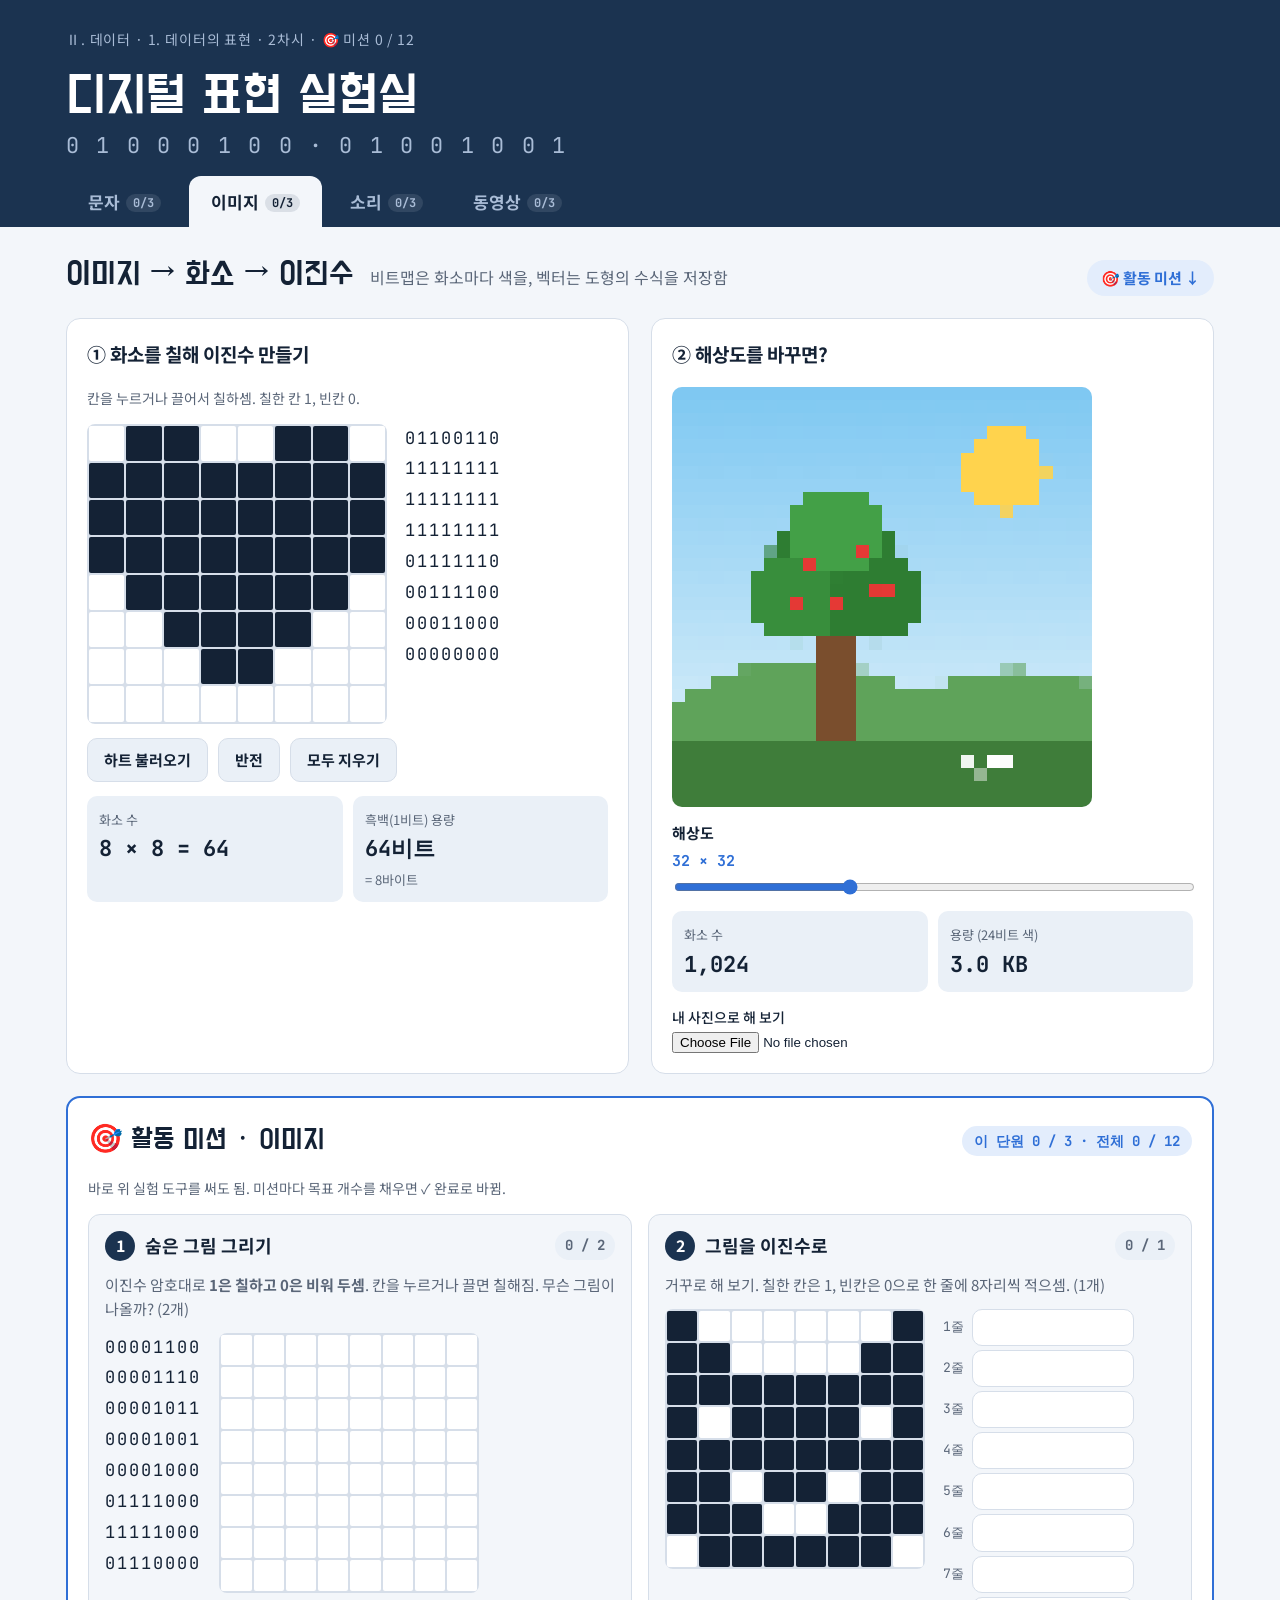
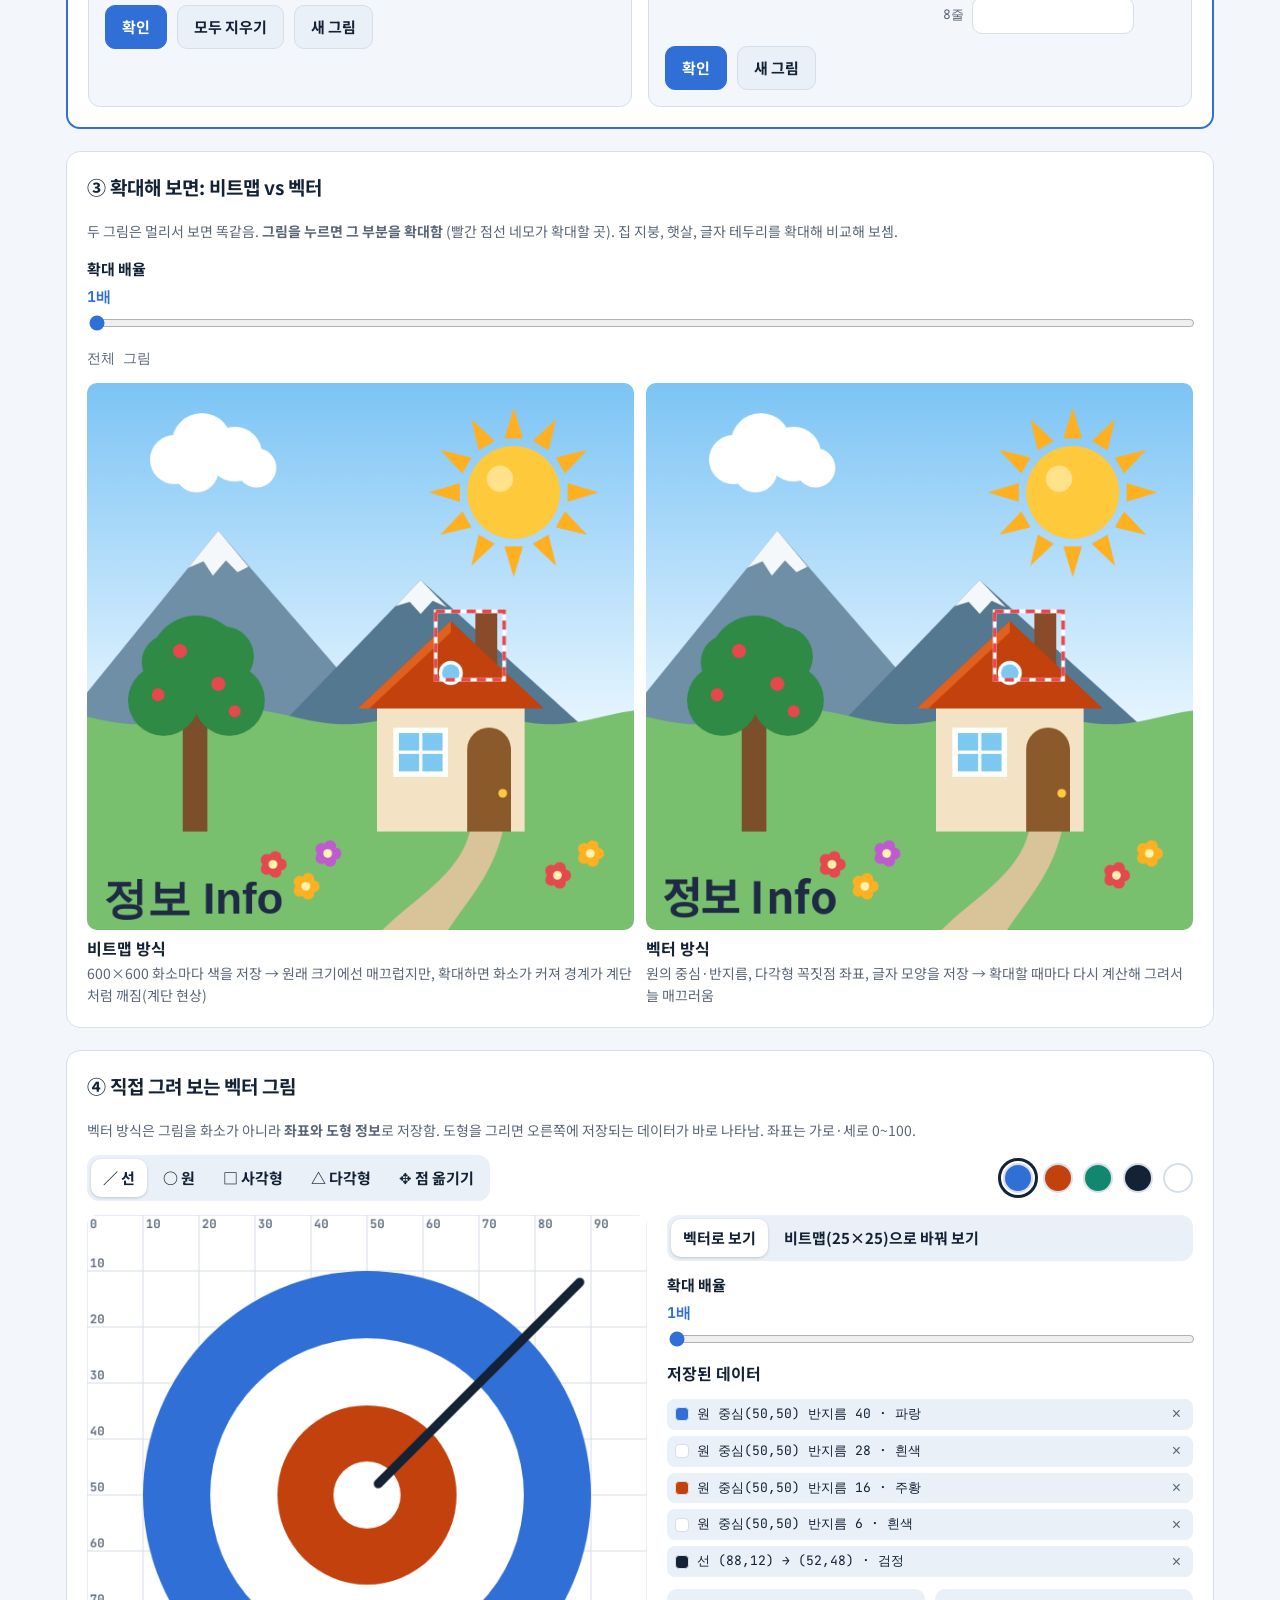
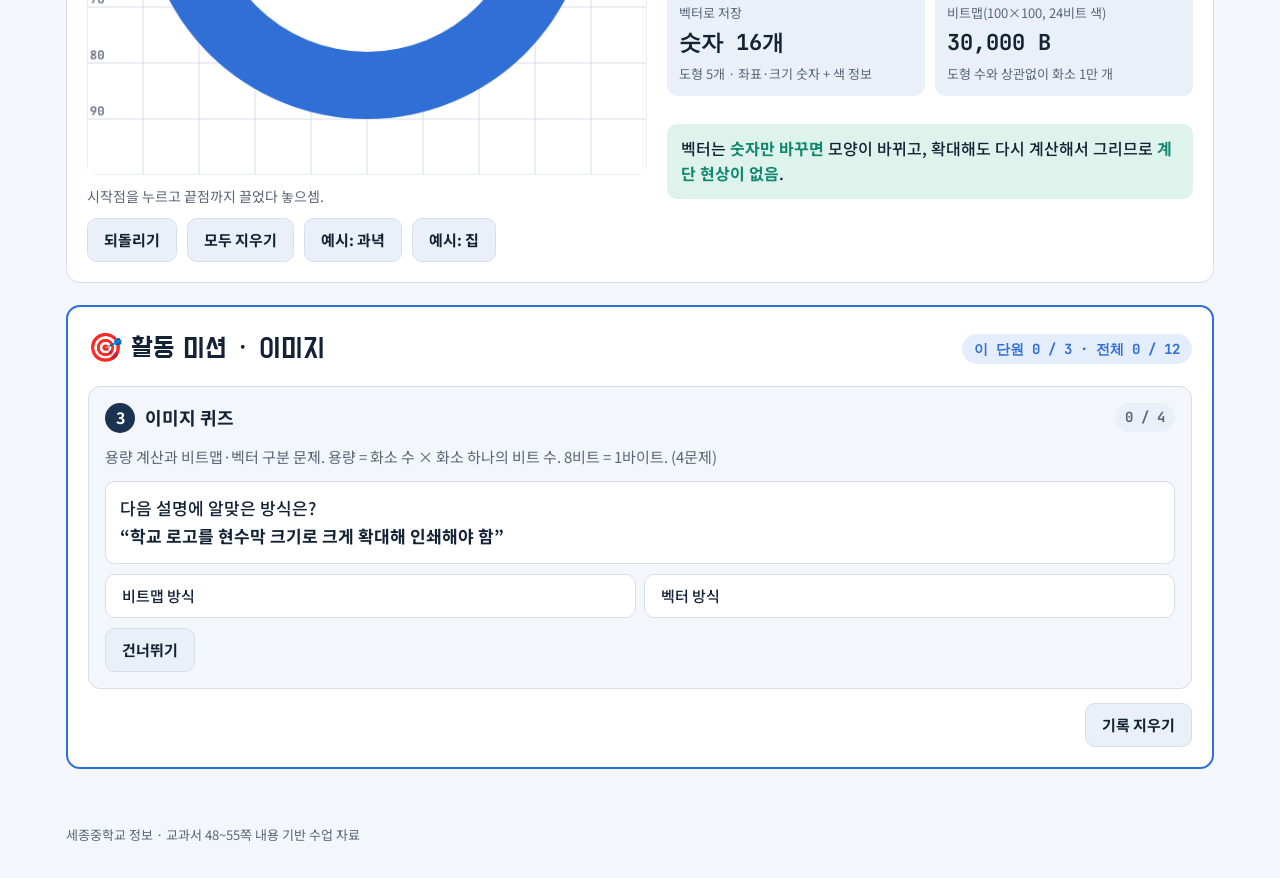
<file: digital-lab/index.html>
<!doctype html><html><head><meta charset=utf8><meta name=viewport content="width=device-width,initial-scale=1,viewport-fit=cover"><style>:root{color-scheme:light;box-sizing:border-box;padding-top:env(safe-area-inset-top,0px);padding-bottom:env(safe-area-inset-bottom,0px)}html{scroll-padding-top:env(safe-area-inset-top,0px)}body{margin:0;padding:0;font:14px -apple-system,BlinkMacSystemFont,sans-serif;background:#fff;color:#000}img{max-width:100%}[hidden]:not([hidden=until-found i]){display:none!important}</style></head><body>
<title>디지털 표현 실험실</title>
<meta name="claude:viewport-fit-sides" content="cover">
<link rel="preconnect" href="https://fonts.googleapis.com">
<link rel="preconnect" href="https://fonts.gstatic.com" crossorigin>
<link rel="stylesheet" href="https://fonts.googleapis.com/css2?family=Do+Hyeon&family=Noto+Sans+KR:wght@400;500;700&family=JetBrains+Mono:wght@500;700&display=swap">
<style>
/* Layout: 남색 헤더 띠 + 탭 4개(문자·이미지·소리·동영상), 각 탭은 '조작판 + 결과판' 2열, 폰에서는 1열 */
:root{
  --bg:#F3F6FA; --surface:#FFFFFF; --sunk:#EAF0F7; --ink:#142235; --muted:#5A6678; --line:#D6DEE9;
  --navy:#1B3350; --on-navy:#FFFFFF; --navy-muted:#A9BCD6;
  --blue:#2F6FD6; --blue-soft:#E3EDFC; --teal:#12876F; --teal-soft:#DDF3EC; --orange:#C2410C; --orange-soft:#FDEBDD;
  --bit-on:#142235; --bit-off:#FFFFFF;
  --f-display:"Do Hyeon","Noto Sans KR",system-ui,sans-serif;
  --f-body:"Noto Sans KR",system-ui,-apple-system,"Malgun Gothic",sans-serif;
  --f-mono:"JetBrains Mono",ui-monospace,Consolas,monospace;
  --r:14px;
}
@media (prefers-color-scheme: dark){:root:not([data-theme="light"]){
  --bg:#0D1520; --surface:#152132; --sunk:#1B2A3E; --ink:#E6EDF5; --muted:#9AA8BA; --line:#2A3B52;
  --navy:#08111C; --on-navy:#F1F5FA; --navy-muted:#8DA2BF;
  --blue:#6EA2FF; --blue-soft:#1C2E4A; --teal:#3CC3A2; --teal-soft:#123A33; --orange:#F08A4B; --orange-soft:#3E2416;
  --bit-on:#E6EDF5; --bit-off:#1B2A3E; color-scheme:dark}}
:root[data-theme="dark"]{
  --bg:#0D1520; --surface:#152132; --sunk:#1B2A3E; --ink:#E6EDF5; --muted:#9AA8BA; --line:#2A3B52;
  --navy:#08111C; --on-navy:#F1F5FA; --navy-muted:#8DA2BF;
  --blue:#6EA2FF; --blue-soft:#1C2E4A; --teal:#3CC3A2; --teal-soft:#123A33; --orange:#F08A4B; --orange-soft:#3E2416;
  --bit-on:#E6EDF5; --bit-off:#1B2A3E; color-scheme:dark}

*{box-sizing:border-box}
[hidden]{display:none!important}
body{background:var(--bg);color:var(--ink);font-family:var(--f-body);font-size:16px;line-height:1.6}
.wrap{max-width:1180px;margin:0 auto;padding-left:max(16px,env(safe-area-inset-left,0px));padding-right:max(16px,env(safe-area-inset-right,0px))}
header{background:var(--navy);color:var(--on-navy)}
header .wrap{padding-block:28px 0;display:grid;gap:18px}
.eyebrow{font-size:14px;letter-spacing:.06em;color:var(--navy-muted)}
h1{font-family:var(--f-display);font-weight:400;font-size:clamp(34px,5vw,52px);line-height:1.1;margin:0;text-wrap:balance}
h1 .hbits{font-family:var(--f-mono);font-size:.42em;color:var(--navy-muted);letter-spacing:.1em;display:block;margin-top:8px}
nav.tabs{display:flex;gap:6px;overflow-x:auto;scrollbar-width:none}
nav.tabs button{font:inherit;font-weight:700;font-size:17px;border:0;cursor:pointer;padding:12px 22px;border-radius:12px 12px 0 0;background:transparent;color:var(--navy-muted);white-space:nowrap}
nav.tabs button[aria-selected="true"]{background:var(--bg);color:var(--ink)}
nav.tabs button:focus-visible,button:focus-visible,input:focus-visible,select:focus-visible{outline:3px solid var(--blue);outline-offset:2px}
main{padding-block:28px 56px}
section.tab{display:grid;gap:22px}
.lead{display:flex;flex-wrap:wrap;align-items:baseline;gap:6px 16px}
h2{font-family:var(--f-display);font-weight:400;font-size:32px;margin:0;line-height:1.2}
.lead p{margin:0;color:var(--muted)}
h3{font-size:19px;margin:0 0 4px;font-weight:700}
.hint{color:var(--muted);font-size:14px;margin:0}
.grid2{display:grid;grid-template-columns:repeat(auto-fit,minmax(min(100%,440px),1fr));gap:22px}
.panel{background:var(--surface);border:1px solid var(--line);border-radius:var(--r);padding:20px;display:grid;gap:14px;align-content:start;min-width:0}
.row{display:flex;flex-wrap:wrap;gap:10px;align-items:center}
.btn{font:inherit;font-weight:700;font-size:15px;padding:9px 16px;border-radius:10px;border:1px solid var(--line);background:var(--sunk);color:var(--ink);cursor:pointer}
.btn.primary{background:var(--blue);border-color:var(--blue);color:var(--surface)}
.btn[aria-pressed="true"]{background:var(--ink);color:var(--surface);border-color:var(--ink)}
.seg{display:inline-flex;flex-wrap:wrap;gap:4px;background:var(--sunk);padding:4px;border-radius:12px}
.seg .btn{border:0;background:transparent;padding:7px 12px}
.seg .btn[aria-pressed="true"]{background:var(--surface);color:var(--ink);box-shadow:0 1px 3px rgba(0,0,0,.18)}
label.ctl{display:grid;gap:4px;font-weight:700;font-size:15px}
label.ctl span.v{font-family:var(--f-mono);color:var(--blue)}
input[type=range]{width:100%;accent-color:var(--blue)}
input[type=text],select{font:inherit;font-size:18px;padding:10px 12px;border-radius:10px;border:1px solid var(--line);background:var(--surface);color:var(--ink);width:100%}
canvas{display:block;max-width:100%;border-radius:10px;background:var(--sunk)}
.stats{display:grid;grid-template-columns:repeat(auto-fit,minmax(140px,1fr));gap:10px}
.stat{background:var(--sunk);border-radius:10px;padding:10px 12px}
.stat b{display:block;font-family:var(--f-mono);font-size:22px;font-variant-numeric:tabular-nums}
.stat small{color:var(--muted);font-size:13px}
.key{border-radius:10px;padding:12px 14px;background:var(--teal-soft);font-weight:500}
.key strong{color:var(--teal)}
.mono{font-family:var(--f-mono)}
/* 문자 */
.chars{display:grid;grid-template-columns:repeat(auto-fill,minmax(230px,1fr));gap:12px}
.ch{border:1px solid var(--line);border-radius:12px;padding:12px;display:grid;gap:8px;background:var(--surface)}
.ch .top{display:flex;align-items:center;gap:12px}
.ch .glyph{font-size:40px;font-weight:700;line-height:1;min-width:48px;text-align:center}
.ch .meta{font-size:13px;color:var(--muted);line-height:1.4}
.badge{display:inline-block;font-size:12px;font-weight:700;padding:2px 8px;border-radius:99px}
.badge.a{background:var(--blue-soft);color:var(--blue)}
.badge.u{background:var(--teal-soft);color:var(--teal)}
.badge.x{background:var(--orange-soft);color:var(--orange)}
.bits{display:flex;flex-wrap:wrap;gap:3px}
.bits .g{display:flex;gap:2px}
.bit{width:20px;height:26px;display:grid;place-items:center;font-family:var(--f-mono);font-size:13px;font-weight:700;border-radius:4px;border:1px solid var(--line)}
.bit.on{background:var(--bit-on);color:var(--bit-off);border-color:var(--bit-on)}
.bit.off{background:var(--bit-off);color:var(--muted)}
.uc{border:1px solid var(--line);border-radius:8px;padding:6px 4px;text-align:center;background:var(--surface);cursor:pointer;font:inherit;color:var(--ink)}
.uc b{display:block;font-size:26px;line-height:1.2}
.uc small{font-family:var(--f-mono);font-size:11px;color:var(--muted)}
.uc.cur{border-color:var(--teal);background:var(--teal-soft)}
.dstep{display:flex;flex-wrap:wrap;align-items:center;gap:6px 10px;font-family:var(--f-mono);font-size:14px;background:var(--sunk);border-radius:8px;padding:6px 10px}
.dstep .arrow{color:var(--muted)}
.dstep .gl{font-family:var(--f-body);font-weight:700;font-size:20px}
/* 이미지 */
.pix-wrap{display:flex;flex-wrap:wrap;gap:18px;align-items:flex-start}
.pixgrid{display:grid;grid-template-columns:repeat(8,1fr);gap:2px;width:min(100%,300px);aspect-ratio:1;touch-action:none;user-select:none;background:var(--line);padding:2px;border-radius:8px}
.pixgrid div{background:var(--bit-off);border-radius:2px;cursor:pointer}
.pixgrid div.on{background:var(--bit-on)}
.rows{font-family:var(--f-mono);font-size:17px;line-height:1.7;letter-spacing:.12em;display:grid;gap:2px}
.rows span{font-variant-numeric:tabular-nums}
.vs{display:grid;grid-template-columns:1fr 1fr;gap:12px}
.vs figure{margin:0;display:grid;gap:6px}
.vs figcaption{font-size:14px;color:var(--muted)}
.vs figcaption b{color:var(--ink);display:block;font-size:16px}
.vd-wrap{display:grid;grid-template-columns:minmax(0,560px) minmax(0,1fr);gap:20px}
@media (max-width:900px){.vd-wrap{grid-template-columns:1fr}}
.vd-list{margin:0;padding:0;list-style:none;display:grid;gap:6px;max-height:300px;overflow-y:auto}
.vd-list li{display:flex;align-items:center;gap:8px;font-family:var(--f-mono);font-size:13px;background:var(--sunk);border-radius:8px;padding:6px 8px;line-height:1.45}
.vd-list li .sw{flex:0 0 14px;height:14px;border-radius:4px;border:1px solid var(--line)}
.vd-list li span.d{flex:1;min-width:0;overflow-wrap:anywhere}
.vd-list li button{border:0;background:transparent;color:var(--muted);cursor:pointer;font-size:16px;padding:0 4px}
.vd-list li.sel{outline:2px solid var(--blue)}
.swatch{width:30px;height:30px;border-radius:50%;border:2px solid var(--line);cursor:pointer;padding:0}
.swatch[aria-pressed="true"]{outline:3px solid var(--ink);outline-offset:2px}
/* 소리 */
.samples{display:flex;gap:6px;overflow-x:auto;padding-bottom:4px}
.sm{flex:0 0 auto;border:1px solid var(--line);border-radius:8px;padding:6px 8px;text-align:center;font-family:var(--f-mono);font-size:13px;line-height:1.35;background:var(--surface)}
.sm .q{color:var(--orange);font-weight:700}
.sm .b{color:var(--blue);font-weight:700}
.sm .t{color:var(--muted);font-size:11px}
.legend{display:flex;flex-wrap:wrap;gap:14px;font-size:14px;color:var(--muted)}
.legend i{display:inline-block;width:18px;height:4px;border-radius:2px;vertical-align:middle;margin-right:6px}
.why{background:var(--sunk);border-radius:12px;padding:14px 16px;display:grid;gap:6px;min-width:0}
.why h4{margin:0;font-size:16px}
.why ul{margin:0;padding-left:18px;display:grid;gap:4px;font-size:15px}
.why .now{margin:4px 0 0;padding:10px 12px;border-radius:8px;background:var(--surface);border:1px solid var(--line);font-size:15px}
.why .now b.bad{color:var(--orange)} .why .now b.good{color:var(--teal)}
.now-box{margin:0;padding:12px 14px;border-radius:10px;background:var(--orange-soft);font-size:16px}
.now-box.ok{background:var(--teal-soft)}
.now-box b{font-weight:700}
.al-tb{border-collapse:collapse;font-variant-numeric:tabular-nums;min-width:520px;width:100%}
.al-tb th,.al-tb td{border:1px solid var(--line);padding:8px 10px;text-align:center;font-family:var(--f-mono);font-size:15px}
.al-tb th{font-family:var(--f-body);background:var(--sunk)}
.al-tb td.trend{font-family:var(--f-body);font-weight:700}
.al-tb td.good,.al-tb .trend.good{color:var(--teal)} .al-tb .trend.bad{color:var(--orange)}
.vr-ctl{display:grid;grid-template-columns:repeat(auto-fit,minmax(170px,1fr));gap:12px;align-items:end}
.vr-wrap{display:grid;grid-template-columns:minmax(0,1.5fr) minmax(0,1fr);gap:18px}
@media (max-width:820px){.vr-wrap{grid-template-columns:1fr}}
.vr-why{display:grid;grid-template-columns:repeat(auto-fit,minmax(min(100%,300px),1fr));gap:12px}
.vr-why .c{border-radius:12px;padding:12px 14px;background:var(--sunk);display:grid;gap:4px;font-size:15px}
.vr-why .c h4{margin:0;font-size:16px}
.vr-why .c.bad{background:var(--orange-soft)} .vr-why .c.bad h4{color:var(--orange)}
.vr-why .c.ok{background:var(--teal-soft)} .vr-why .c.ok h4{color:var(--teal)}
.vr-why .c p{margin:0}
/* 동영상 */
.strip{display:grid;grid-template-columns:repeat(6,1fr);gap:6px}
.strip figure{margin:0;display:grid;gap:2px;text-align:center;font-size:12px;color:var(--muted)}
footer{color:var(--muted);font-size:13px;padding-block:0 32px}
@media (max-width:520px){.vs{grid-template-columns:1fr}.strip{grid-template-columns:repeat(3,1fr)}h2{font-size:27px}}
@media (prefers-reduced-motion:reduce){*{scroll-behavior:auto}}
/* 활동 미션 */
.mjump{margin-left:auto;font-weight:700;font-size:15px;color:var(--blue);background:var(--blue-soft);text-decoration:none;padding:6px 14px;border-radius:99px;white-space:nowrap}
.tbadge{font-family:var(--f-mono);font-size:12px;margin-left:6px;padding:1px 7px;border-radius:99px;background:rgba(127,140,160,.22);vertical-align:2px}
.tbadge.done{background:var(--teal);color:#fff}
.missions{border:2px solid var(--blue);scroll-margin-top:16px}
.mhead{display:flex;flex-wrap:wrap;align-items:center;justify-content:space-between;gap:8px 14px}
.mhead h3{font-family:var(--f-display);font-weight:400;font-size:28px;margin:0}
.mtot{font-family:var(--f-mono);font-weight:700;font-size:14px;color:var(--blue);background:var(--blue-soft);padding:4px 12px;border-radius:99px}
.mgrid{display:grid;grid-template-columns:repeat(auto-fit,minmax(min(100%,380px),1fr));gap:16px}
.mcard{border:1px solid var(--line);border-radius:12px;padding:16px;display:grid;gap:12px;align-content:start;background:var(--bg);min-width:0}
.mcard.wide{grid-column:1/-1}
.mtop{display:flex;align-items:center;gap:10px}
.mtop h4{margin:0;font-size:18px;flex:1;min-width:0}
.mno{flex:0 0 30px;height:30px;border-radius:50%;display:grid;place-items:center;background:var(--navy);color:var(--on-navy);font-weight:700}
.mprog{font-family:var(--f-mono);font-weight:700;font-size:14px;color:var(--muted);background:var(--sunk);padding:3px 10px;border-radius:99px;white-space:nowrap}
.mcard.clear{border-color:var(--teal);box-shadow:0 0 0 1px var(--teal)}
.mcard.clear .mprog{background:var(--teal);color:#fff}
.mcard.clear .mno{background:var(--teal);color:#fff}
.mcard p.hint{font-size:15px}
.fb{margin:0;min-height:1.5em;font-weight:500}
.fb:empty{display:none}
.fb.ok{color:var(--teal)} .fb.no{color:var(--orange)}
.fb .ex{display:block;margin-top:6px;padding:8px 10px;border-radius:8px;background:var(--sunk);color:var(--ink);font-weight:400}
.codebox{font-family:var(--f-mono);font-size:22px;font-weight:700;letter-spacing:.06em;background:var(--surface);border:2px dashed var(--line);border-radius:10px;padding:12px 14px;display:flex;flex-wrap:wrap;gap:6px 18px}
.missions .row input[type=text]{flex:1 1 150px;width:auto}
.qbox{font-size:17px;font-weight:500;background:var(--surface);border:1px solid var(--line);border-radius:10px;padding:12px 14px;line-height:1.7}
.qwrap{display:grid;gap:10px}
.choices{display:grid;gap:8px;grid-template-columns:repeat(auto-fit,minmax(min(100%,190px),1fr))}
.choices .btn{text-align:left;font-weight:500;background:var(--surface)}
.choices .btn.right{background:var(--teal-soft);border-color:var(--teal);color:var(--teal);font-weight:700}
.choices .btn.wrong{background:var(--orange-soft);border-color:var(--orange);color:var(--orange);text-decoration:line-through}
.bitsw{display:grid;grid-template-columns:repeat(7,minmax(0,1fr));gap:4px;max-width:440px}
.bitsw button{width:100%;font:inherit;font-family:var(--f-mono);font-size:24px;font-weight:700;padding:8px 0;border-radius:8px;border:1px solid var(--line);background:var(--bit-off);color:var(--muted);cursor:pointer}
.bitsw button[aria-pressed="true"]{background:var(--bit-on);color:var(--bit-off);border-color:var(--bit-on)}
.bitsw small{display:block;text-align:center;font-family:var(--f-mono);font-size:13px;color:var(--muted)}
.atable{display:grid;grid-template-columns:repeat(auto-fill,minmax(62px,1fr));gap:4px;margin-top:8px;font-family:var(--f-mono);font-size:13px}
.atable span{background:var(--surface);border:1px solid var(--line);border-radius:6px;padding:3px 4px;text-align:center}
.atable b{font-family:var(--f-body);font-size:15px;margin-right:4px}
.missions details summary{cursor:pointer;color:var(--blue);font-weight:700;font-size:14px}
.missions .pixgrid{width:min(100%,260px)}
.pixgrid.ro div{cursor:default}
.pixgrid div.bad{outline:3px solid var(--orange);outline-offset:-3px}
.rowin{display:grid;gap:4px}
.rowin label{display:flex;align-items:center;gap:8px;font-family:var(--f-mono);font-size:13px;color:var(--muted)}
.missions .rowin input[type=text],.missions .sndcodes input[type=text]{font-family:var(--f-mono);font-size:17px;letter-spacing:.15em;padding:4px 8px}
.missions .rowin input[type=text]{width:9.5em}
.missions input.ok{border-color:var(--teal);background:var(--teal-soft)}
.missions input.no{border-color:var(--orange);background:var(--orange-soft)}
.sndcodes{display:grid;grid-template-columns:repeat(8,minmax(0,1fr));gap:6px}
.sndcodes label{display:grid;gap:2px;text-align:center;font-size:12px;color:var(--muted)}
.missions .sndcodes input[type=text]{text-align:center;padding:6px 2px;letter-spacing:.05em}
@media (max-width:560px){.sndcodes{grid-template-columns:repeat(4,minmax(0,1fr))}}
.fbook{display:grid;grid-template-columns:minmax(0,1.6fr) minmax(0,1fr);gap:18px}
@media (max-width:820px){.fbook{grid-template-columns:1fr}}
.fstrip{display:grid;grid-template-columns:repeat(auto-fill,minmax(84px,1fr));gap:6px}
.fstrip button{padding:3px;border:2px solid var(--line);border-radius:8px;background:var(--surface);cursor:pointer;display:grid;gap:2px;font:inherit;font-size:12px;font-weight:700;color:var(--muted)}
.fstrip button[aria-pressed="true"]{border-color:var(--blue);color:var(--blue)}
.fstrip canvas{width:100%;aspect-ratio:8/5;background:#fff;border-radius:4px}
.pens{display:flex;gap:6px;align-items:center}
.pens button{width:30px;height:30px;border-radius:50%;border:2px solid var(--line);cursor:pointer;padding:0}
.pens button[aria-pressed="true"]{outline:3px solid var(--ink);outline-offset:2px}
.cmp3{display:grid;gap:10px;padding:16px;border-radius:12px;background:var(--sunk)}
.cmp-grid{display:grid;grid-template-columns:repeat(auto-fit,minmax(min(100%,270px),1fr));gap:14px}
.cmp-grid figure{margin:0;display:grid;gap:6px;align-content:start;min-width:0}
.cmp-grid canvas{width:100%;aspect-ratio:16/9;border-radius:8px}
.cmp-grid figcaption{font-size:14px;color:var(--muted);line-height:1.45}
.cmp-grid figcaption b{display:block;color:var(--ink);font-size:16px;margin-bottom:2px}
.cmp-log{display:flex;gap:3px;min-height:12px}
.cmp-log i{flex:0 0 12px;height:12px;border-radius:3px}
</style>

<header>
  <div class="wrap">
    <div class="eyebrow">Ⅱ. 데이터 · 1. 데이터의 표현 · 2차시<span id="m-total"></span></div>
    <h1>디지털 표현 실험실<span class="hbits">0 1 0 0 0 1 0 0 · 0 1 0 0 1 0 0 1</span></h1>
    <nav class="tabs" role="tablist" aria-label="실험 선택">
      <button role="tab" id="t-text" aria-controls="text" aria-selected="false">문자</button>
      <button role="tab" id="t-image" aria-controls="image" aria-selected="true">이미지</button>
      <button role="tab" id="t-sound" aria-controls="sound" aria-selected="false">소리</button>
      <button role="tab" id="t-video" aria-controls="video" aria-selected="false">동영상</button>
    </nav>
  </div>
</header>

<main class="wrap">

<!-- ========== 문자 ========== -->
<section class="tab" id="text" role="tabpanel" aria-labelledby="t-text" hidden>
  <div class="lead"><h2>문자 → 문자 코드 → 이진수</h2><p>글자를 입력하면 컴퓨터가 저장하는 0과 1을 보여 줌</p><a class="mjump" href="#m-text">🎯 활동 미션 ↓</a></div>
  <div class="panel">
    <label class="ctl" for="txt-in">입력할 글자 (최대 20자)
      <input type="text" id="txt-in" maxlength="40" value="Hi 가나" autocomplete="off">
    </label>
    <div class="row" style="justify-content:space-between">
      <div class="seg" role="group" aria-label="보기 방식" id="txt-mode">
        <button class="btn" data-m="auto" aria-pressed="true">아스키 우선</button>
        <button class="btn" data-m="uni" aria-pressed="false">모두 유니코드로</button>
      </div>
      <span class="hint" id="txt-mode-hint"></span>
    </div>
    <div class="row" id="txt-quick">
      <button class="btn" data-v="A">A</button><button class="btn" data-v="KYS">KYS</button><button class="btn" data-v="가">가</button><button class="btn" data-v="정보 Info">정보 Info</button><button class="btn" data-v="2025!">2025!</button><button class="btn" data-v="안녕こんにちは">안녕こんにちは</button><button class="btn" data-v="Ω π ★ ♥">Ω π ★ ♥</button>
    </div>
    <div class="stats" id="txt-stats"></div>
    <div class="chars" id="txt-chars"></div>
  </div>
  <div class="panel missions" id="m-text">
    <div class="mhead"><h3>🎯 활동 미션 · 문자</h3><span class="mtot"></span></div>
    <p class="hint">바로 위 실험 도구를 써도 됨. 미션마다 목표 개수를 채우면 ✓ 완료로 바뀜. 기록은 지금 쓰는 기기의 브라우저에만 남음.</p>
    <div class="mgrid">
      <article class="mcard" data-m="t2" data-goal="3">
        <div class="mtop"><span class="mno">1</span><h4>비트 스위치로 글자 만들기</h4><span class="mprog"></span></div>
        <p class="hint">스위치를 눌러 0과 1을 바꾸셈. 목표 글자의 아스키 코드를 만들면 성공. 번호는 아래 코드표에서 찾으셈. (3글자)</p>
        <div class="row" style="align-items:center;gap:14px"><span style="font-weight:700">만들 글자</span><b id="t2-target" style="font-size:44px;line-height:1;font-family:var(--f-mono)"></b></div>
        <div class="bitsw" id="t2-sw"></div>
        <div class="dstep" id="t2-sum"></div>
        <p class="fb" id="t2-fb"></p>
        <div class="row"><button class="btn" id="t2-new">새 글자</button></div>
        <details><summary>도움 자료: 아스키 코드표 (10진수)</summary><div class="atable"></div></details>
      </article>
    </div>
  </div>
  <div class="grid2">
    <div class="panel">
      <h3>이진수 → 문자 (해독하기)</h3>
      <div class="seg" role="group" aria-label="해독할 문자 코드" id="dec-mode">
        <button class="btn" data-m="7" aria-pressed="true">아스키 코드 (7비트씩)</button>
        <button class="btn" data-m="16" aria-pressed="false">유니코드 (16비트씩)</button>
      </div>
      <p class="hint" id="dec-hint"></p>
      <input type="text" id="dec-in" class="mono" value="1001011 1011001 1010011" autocomplete="off" aria-label="해독할 이진수">
      <div class="row" id="dec-ex"></div>
      <div id="dec-out" style="font-size:38px;font-weight:700;letter-spacing:.1em;min-height:50px"></div>
      <div id="dec-steps" style="display:grid;gap:6px"></div>
    </div>
    <div class="panel">
      <h3>유니코드 표 둘러보기</h3>
      <p class="hint">유니코드는 전 세계 글자마다 번호(코드 포인트)를 붙인 약속임. 글자 하나를 넣으면 그 주변 번호의 글자를 보여 줌.</p>
      <div class="row">
        <input type="text" id="uni-in" value="가" maxlength="2" autocomplete="off" aria-label="시작 글자" style="width:90px;font-size:26px;text-align:center">
        <button class="btn" id="uni-prev">◀ 앞 16개</button>
        <button class="btn" id="uni-next">뒤 16개 ▶</button>
      </div>
      <div class="row" id="uni-jump">
        <button class="btn" data-c="0041">A (영문)</button><button class="btn" data-c="AC00">가 (한글)</button><button class="btn" data-c="3042">あ (일본어)</button><button class="btn" data-c="4E00">一 (한자)</button><button class="btn" data-c="03A9">Ω (그리스)</button>
      </div>
      <div id="uni-grid" style="display:grid;grid-template-columns:repeat(auto-fill,minmax(68px,1fr));gap:6px"></div>
      <p class="key" id="uni-key"></p>
    </div>
  </div>
  <div class="panel missions">
    <div class="mhead"><h3>🎯 활동 미션 · 문자</h3><span class="mtot"></span></div>
    <div class="mgrid">
      <article class="mcard" data-m="t1" data-goal="3">
        <div class="mtop"><span class="mno">2</span><h4>암호 해독가</h4><span class="mprog"></span></div>
        <p class="hint">친구가 아스키 코드(7비트)로 보낸 비밀 단어임. 7자리 묶음 하나가 글자 하나. 무슨 단어일까? (3문제)</p>
        <div class="codebox" id="t1-q" aria-live="polite"></div>
        <div class="row"><input type="text" id="t1-in" placeholder="해독한 영어 단어" autocomplete="off" autocapitalize="characters" aria-label="해독한 단어"><button class="btn primary" id="t1-ok">확인</button><button class="btn" id="t1-new">새 문제</button></div>
        <p class="fb" id="t1-fb"></p>
        <details><summary>도움 자료: 자리값과 아스키 코드표</summary><p class="hint" style="margin-top:8px">7자리 이진수의 자리값은 <b class="mono">64 32 16 8 4 2 1</b>. 1인 자리의 값을 모두 더하면 10진수 번호가 됨. 예: 1000001 = 64 + 1 = 65 = A</p><div class="atable"></div></details>
      </article>
    </div>
  </div>
  <div class="panel">
    <h3>두 문자 코드 비교</h3>
    <div class="stats">
      <div class="stat"><small>아스키 코드</small><b>7비트</b><small>2⁷ = 128개 · 영문자, 숫자, 기호</small></div>
      <div class="stat"><small>유니코드</small><b>16비트</b><small>2¹⁶ = 65,536개 · 한글 등 전 세계 언어</small></div>
      <div class="stat"><small>같은 'A'</small><b>1000001</b><small>유니코드로는 0000 0000 0100 0001 (U+0041)</small></div>
    </div>
    <p class="key">한글 <strong>'가'</strong>는 아스키 코드 128개 안에 없음 → <strong>유니코드</strong>로 저장해야 함. 유니코드의 첫 128개는 아스키 코드와 번호가 같음.</p>
  </div>
  <div class="panel missions">
    <div class="mhead"><h3>🎯 활동 미션 · 문자</h3><span class="mtot"></span></div>
    <div class="mgrid">
      <article class="mcard" data-m="t3" data-goal="3">
        <div class="mtop"><span class="mno">3</span><h4>문자 코드 퀴즈</h4><span class="mprog"></span></div>
        <p class="hint">아스키 코드는 글자당 7비트, 유니코드는 글자당 16비트로 계산함. 띄어쓰기도 한 글자. (3문제)</p>
        <div class="qwrap"></div>
      </article>
    </div>
    <div class="row" style="justify-content:flex-end"><button class="btn mreset">기록 지우기</button></div>
  </div>
</section>

<!-- ========== 이미지 ========== -->
<section class="tab" id="image" role="tabpanel" aria-labelledby="t-image">
  <div class="lead"><h2>이미지 → 화소 → 이진수</h2><p>비트맵은 화소마다 색을, 벡터는 도형의 수식을 저장함</p><a class="mjump" href="#m-image">🎯 활동 미션 ↓</a></div>
  <div class="grid2">
    <div class="panel">
      <h3>① 화소를 칠해 이진수 만들기</h3>
      <p class="hint">칸을 누르거나 끌어서 칠하셈. 칠한 칸 1, 빈칸 0.</p>
      <div class="pix-wrap">
        <div class="pixgrid" id="pix" aria-label="8×8 화소 판"></div>
        <div class="rows" id="pix-rows" aria-live="polite"></div>
      </div>
      <div class="row">
        <button class="btn" id="pix-heart">하트 불러오기</button>
        <button class="btn" id="pix-invert">반전</button>
        <button class="btn" id="pix-clear">모두 지우기</button>
      </div>
      <div class="stats">
        <div class="stat"><small>화소 수</small><b>8 × 8 = 64</b></div>
        <div class="stat"><small>흑백(1비트) 용량</small><b>64비트</b><small>= 8바이트</small></div>
      </div>
    </div>
    <div class="panel">
      <h3>② 해상도를 바꾸면?</h3>
      <canvas id="res-cv" width="480" height="480" style="width:100%;max-width:420px;aspect-ratio:1;image-rendering:pixelated" aria-label="해상도에 따라 바뀌는 그림"></canvas>
      <label class="ctl" for="res-sl">해상도 <span class="v" id="res-v"></span>
        <input type="range" id="res-sl" min="0" max="6" step="1" value="2">
      </label>
      <div class="stats">
        <div class="stat"><small>화소 수</small><b id="res-px"></b></div>
        <div class="stat"><small>용량 (24비트 색)</small><b id="res-size"></b></div>
      </div>
      <label class="ctl" for="res-file" style="font-weight:500;font-size:14px">내 사진으로 해 보기
        <input type="file" id="res-file" accept="image/*">
      </label>
    </div>
  </div>
  <div class="panel missions" id="m-image">
    <div class="mhead"><h3>🎯 활동 미션 · 이미지</h3><span class="mtot"></span></div>
    <p class="hint">바로 위 실험 도구를 써도 됨. 미션마다 목표 개수를 채우면 ✓ 완료로 바뀜.</p>
    <div class="mgrid">
      <article class="mcard" data-m="i1" data-goal="2">
        <div class="mtop"><span class="mno">1</span><h4>숨은 그림 그리기</h4><span class="mprog"></span></div>
        <p class="hint">이진수 암호대로 <b>1은 칠하고 0은 비워 두셈</b>. 칸을 누르거나 끌면 칠해짐. 무슨 그림이 나올까? (2개)</p>
        <div class="pix-wrap">
          <div class="rows" id="i1-rows"></div>
          <div class="pixgrid" id="i1-grid" aria-label="칠하기 판"></div>
        </div>
        <div class="row"><button class="btn primary" id="i1-ok">확인</button><button class="btn" id="i1-clear">모두 지우기</button><button class="btn" id="i1-new">새 그림</button></div>
        <p class="fb" id="i1-fb"></p>
      </article>
      <article class="mcard" data-m="i2" data-goal="1">
        <div class="mtop"><span class="mno">2</span><h4>그림을 이진수로</h4><span class="mprog"></span></div>
        <p class="hint">거꾸로 해 보기. 칠한 칸은 1, 빈칸은 0으로 한 줄에 8자리씩 적으셈. (1개)</p>
        <div class="pix-wrap">
          <div class="pixgrid ro" id="i2-pic" aria-label="문제 그림"></div>
          <div class="rowin" id="i2-rows"></div>
        </div>
        <div class="row"><button class="btn primary" id="i2-ok">확인</button><button class="btn" id="i2-new">새 그림</button></div>
        <p class="fb" id="i2-fb"></p>
      </article>
    </div>
  </div>
  <div class="panel">
    <h3>③ 확대해 보면: 비트맵 vs 벡터</h3>
    <p class="hint">두 그림은 멀리서 보면 똑같음. <b>그림을 누르면 그 부분을 확대함</b> (빨간 점선 네모가 확대할 곳). 집 지붕, 햇살, 글자 테두리를 확대해 비교해 보셈.</p>
    <label class="ctl" for="zoom-sl">확대 배율 <span class="v" id="zoom-v">1배</span>
      <input type="range" id="zoom-sl" min="1" max="20" step="1" value="1">
    </label>
    <p class="hint mono" id="zoom-px" style="margin:0"></p>
    <div class="vs">
      <figure><canvas id="bmp-cv" width="600" height="600" style="width:100%;aspect-ratio:1;cursor:zoom-in"></canvas>
        <figcaption><b>비트맵 방식</b>600×600 화소마다 색을 저장 → 원래 크기에선 매끄럽지만, 확대하면 화소가 커져 경계가 계단처럼 깨짐(계단 현상)</figcaption></figure>
      <figure><canvas id="vec-cv" width="600" height="600" style="width:100%;aspect-ratio:1;cursor:zoom-in"></canvas>
        <figcaption><b>벡터 방식</b>원의 중심·반지름, 다각형 꼭짓점 좌표, 글자 모양을 저장 → 확대할 때마다 다시 계산해 그려서 늘 매끄러움</figcaption></figure>
    </div>
  </div>
  <div class="panel">
    <h3>④ 직접 그려 보는 벡터 그림</h3>
    <p class="hint">벡터 방식은 그림을 화소가 아니라 <b>좌표와 도형 정보</b>로 저장함. 도형을 그리면 오른쪽에 저장되는 데이터가 바로 나타남. 좌표는 가로·세로 0~100.</p>
    <div class="row" style="justify-content:space-between">
      <div class="seg" role="group" aria-label="그리기 도구" id="vd-tool">
        <button class="btn" data-t="line" aria-pressed="true">／ 선</button>
        <button class="btn" data-t="circle" aria-pressed="false">○ 원</button>
        <button class="btn" data-t="rect" aria-pressed="false">□ 사각형</button>
        <button class="btn" data-t="poly" aria-pressed="false">△ 다각형</button>
        <button class="btn" data-t="move" aria-pressed="false">✥ 점 옮기기</button>
      </div>
      <div class="row" id="vd-color" role="group" aria-label="색"></div>
    </div>
    <div class="vd-wrap">
      <div style="display:grid;gap:10px;min-width:0">
        <canvas id="vd-cv" width="600" height="600" style="width:100%;max-width:560px;aspect-ratio:1;touch-action:none;cursor:crosshair" aria-label="벡터 그리기 판"></canvas>
        <p class="hint" id="vd-help"></p>
        <div class="row">
          <button class="btn" id="vd-poly-done" hidden>다각형 완성</button>
          <button class="btn" id="vd-undo">되돌리기</button>
          <button class="btn" id="vd-clear">모두 지우기</button>
          <button class="btn" id="vd-ex1">예시: 과녁</button>
          <button class="btn" id="vd-ex2">예시: 집</button>
        </div>
      </div>
      <div style="display:grid;gap:12px;align-content:start;min-width:0">
        <div class="seg" role="group" aria-label="보기 방식" id="vd-view">
          <button class="btn" data-v="vec" aria-pressed="true">벡터로 보기</button>
          <button class="btn" data-v="bmp" aria-pressed="false">비트맵(25×25)으로 바꿔 보기</button>
        </div>
        <label class="ctl" for="vd-zoom">확대 배율 <span class="v" id="vd-zoom-v">1배</span>
          <input type="range" id="vd-zoom" min="1" max="8" value="1"></label>
        <h3 style="font-size:16px;margin:0">저장된 데이터</h3>
        <ol id="vd-list" class="vd-list"></ol>
        <div class="stats">
          <div class="stat"><small>벡터로 저장</small><b id="vd-num"></b><small id="vd-num-s"></small></div>
          <div class="stat"><small>비트맵(100×100, 24비트 색)</small><b>30,000 B</b><small>도형 수와 상관없이 화소 1만 개</small></div>
        </div>
        <p class="key" id="vd-key">벡터는 <strong>숫자만 바꾸면</strong> 모양이 바뀌고, 확대해도 다시 계산해서 그리므로 <strong>계단 현상이 없음</strong>.</p>
      </div>
    </div>
  </div>
  <div class="panel missions">
    <div class="mhead"><h3>🎯 활동 미션 · 이미지</h3><span class="mtot"></span></div>
    <div class="mgrid">
      <article class="mcard" data-m="i3" data-goal="4">
        <div class="mtop"><span class="mno">3</span><h4>이미지 퀴즈</h4><span class="mprog"></span></div>
        <p class="hint">용량 계산과 비트맵·벡터 구분 문제. 용량 = 화소 수 × 화소 하나의 비트 수. 8비트 = 1바이트. (4문제)</p>
        <div class="qwrap"></div>
      </article>
    </div>
    <div class="row" style="justify-content:flex-end"><button class="btn mreset">기록 지우기</button></div>
  </div>
</section>

<!-- ========== 소리 ========== -->
<section class="tab" id="sound" role="tabpanel" aria-labelledby="t-sound" hidden>
  <div class="lead"><h2>소리 → 표본화 → 양자화 → 부호화</h2><p>연속된 소리 파형을 끊고, 정수로 맞추고, 이진수로 바꿈</p><a class="mjump" href="#m-sound">🎯 활동 미션 ↓</a></div>
  <div class="panel">
    <div class="row" style="justify-content:space-between">
      <div class="seg" role="group" aria-label="단계 선택" id="snd-stage">
        <button class="btn" data-s="0">아날로그 파형</button>
        <button class="btn" data-s="1">① 표본화</button>
        <button class="btn" data-s="2">② 양자화</button>
        <button class="btn" data-s="3" aria-pressed="true">③ 부호화</button>
      </div>
      <div class="legend"><span><i style="background:var(--muted)"></i>원래 소리</span><span><i style="background:var(--blue)"></i>표본</span><span><i style="background:var(--orange)"></i>양자화한 값</span></div>
    </div>
    <canvas id="snd-cv" width="1100" height="380" style="width:100%;height:auto" aria-label="소리 파형 그래프"></canvas>
    <div class="grid2" style="gap:14px">
      <label class="ctl" for="snd-n">표본 수 (일정한 시간 간격으로 몇 번 측정?) <span class="v" id="snd-n-v"></span>
        <input type="range" id="snd-n" min="4" max="40" value="10"></label>
      <label class="ctl" for="snd-b">양자화 비트 수 (높이를 몇 단계로?) <span class="v" id="snd-b-v"></span>
        <input type="range" id="snd-b" min="1" max="5" value="3"></label>
    </div>
    <div class="samples" id="snd-samples" aria-live="polite"></div>
    <div class="stats">
      <div class="stat"><small>부호화 결과 데이터 크기</small><b id="snd-size"></b></div>
      <div class="stat"><small>높이 단계 수</small><b id="snd-levels"></b></div>
    </div>
    <p class="key" id="snd-key"></p>
  </div>
  <div class="panel missions" id="m-sound">
    <div class="mhead"><h3>🎯 활동 미션 · 소리</h3><span class="mtot"></span></div>
    <p class="hint">미션마다 목표 개수를 채우면 ✓ 완료로 바뀜. 2번 미션은 소리를 들어야 하므로 이어폰을 쓰면 좋음.</p>
    <div class="mgrid">
      <article class="mcard wide" data-m="s1" data-goal="1">
        <div class="mtop"><span class="mno">1</span><h4>내가 디지털 변환기</h4><span class="mprog"></span></div>
        <p class="hint"><b>① 표본화·양자화</b> 점선(측정 시각)마다 회색 파형과 가장 가까운 눈금을 눌러 점을 찍으셈. <b>② 부호화</b> 찍은 값(0~7)을 3비트 이진수로 바꾸셈.</p>
        <canvas id="s1-cv" width="1000" height="380" style="width:100%;height:auto;cursor:pointer" aria-label="표본 찍기 판"></canvas>
        <div id="s1-codes" class="sndcodes" hidden></div>
        <div class="row"><button class="btn primary" id="s1-ok">① 양자화 확인</button><button class="btn" id="s1-new">새 파형</button></div>
        <p class="fb" id="s1-fb"></p>
      </article>
    </div>
  </div>
  <div class="panel">
    <h3>직접 들어 보기</h3>
    <p class="hint">표본화 주파수(1초에 측정하는 횟수)와 비트 수를 낮추면 소리가 어떻게 달라지는지 비교하셈. 소리 크기 주의.</p>
    <div class="grid2" style="gap:14px">
      <label class="ctl" for="ply-rate">표본화 주파수 <span class="v" id="ply-rate-v"></span>
        <input type="range" id="ply-rate" min="0" max="5" value="5"></label>
      <label class="ctl" for="ply-bits">양자화 비트 수 <span class="v" id="ply-bits-v"></span>
        <input type="range" id="ply-bits" min="0" max="4" value="4"></label>
    </div>
    <div class="row">
      <button class="btn" id="ply-orig">▶ 원래 소리</button>
      <button class="btn primary" id="ply-dig">▶ 디지털로 바꾼 소리</button>
      <span class="hint" id="ply-info"></span>
    </div>
    <div style="display:grid;gap:6px">
      <div class="row" style="justify-content:space-between">
        <h3 style="font-size:16px;margin:0">파형 확대: 높은 '도'(1,047Hz) 부분 4ms</h3>
        <div class="legend"><span><i style="background:var(--muted)"></i>원래 소리</span><span><i style="background:var(--orange)"></i>디지털로 바꾼 소리</span></div>
      </div>
      <canvas id="ply-cv" width="1100" height="260" style="width:100%;height:auto" aria-label="원래 파형과 디지털 파형 비교"></canvas>
    </div>
    <div class="grid2" style="gap:14px">
      <div class="why">
        <h4>표본화 주파수를 낮추면 왜 소리가 변할까?</h4>
        <ul>
          <li>표본화 주파수는 <b>1초에 소리 높이를 측정하는 횟수</b>임. 측정과 측정 사이의 값은 저장되지 않음.</li>
          <li>측정 간격이 넓으면 파형이 <b>계단 모양</b>으로 각지고, 원래 없던 <b>'지지직' 잡음</b>이 섞임.</li>
          <li>공기가 한 번 떨리는 동안 <b>최소 2번은 측정</b>해야 그 높이의 소리를 담을 수 있음. 그래서 담을 수 있는 가장 높은 소리는 <b>표본화 주파수의 절반</b>임. 이보다 높은 음은 사라지거나 <b>엉뚱한 높이의 소리</b>로 바뀌어 들림.</li>
        </ul>
        <p class="now" id="why-rate"></p>
      </div>
      <div class="why">
        <h4>비트 수를 낮추면 왜 소리가 변할까?</h4>
        <ul>
          <li>비트 수는 <b>소리 높이를 몇 단계로 나눌지</b>를 정함. n비트면 2ⁿ단계 (2비트 = 4단계, 16비트 = 65,536단계).</li>
          <li>측정한 높이를 <b>가장 가까운 단계로 반올림</b>하므로 원래 값과 차이(<b>양자화 오차</b>)가 생김.</li>
          <li>단계가 적을수록 오차가 커져서 <b>'쉬-', '지글지글' 거친 잡음</b>이 들리고, 작은 소리는 아예 0으로 뭉개짐.</li>
        </ul>
        <p class="now" id="why-bits"></p>
      </div>
    </div>
    <div class="stats">
      <div class="stat"><small>지금 설정의 1초 데이터 크기</small><b id="ply-size"></b><small id="ply-size-s"></small></div>
      <div class="stat"><small>음악 CD 기준</small><b>705,600비트</b><small>44,100Hz × 16비트 · 사람 귀(약 20,000Hz)의 2배 이상</small></div>
    </div>
    <p class="key"><strong>정리</strong> 표본화 주파수와 비트 수를 높이면 원래 소리에 가까워지지만, 그만큼 저장할 데이터도 커짐.</p>
  </div>
  <div class="panel missions">
    <div class="mhead"><h3>🎯 활동 미션 · 소리</h3><span class="mtot"></span></div>
    <div class="mgrid">
      <article class="mcard" data-m="s2" data-goal="3">
        <div class="mtop"><span class="mno">2</span><h4>소리 감별사</h4><span class="mprog"></span></div>
        <p class="hint">문제 소리를 듣고 어떻게 디지털로 바꾼 소리인지 맞히셈. 원래 소리와 비교해 들어도 됨. (3문제)</p>
        <div class="qwrap"></div>
      </article>
    </div>
  </div>
  <div class="panel">
    <h3>헤르츠(Hz)가 낮으면 왜 음이 낮아질까? 눈으로 보기</h3>
    <p class="hint">회색은 실제 소리의 떨림, 파란 점은 컴퓨터가 측정해 저장한 값임. 컴퓨터는 <b>점만 알고 있으므로</b> 점들을 가장 자연스럽게 잇는 파형(주황 점선)으로 소리를 다시 만듦.</p>
    <div class="row" style="justify-content:space-between">
      <div class="seg" role="group" aria-label="원래 음" id="al-note">
        <button class="btn" data-f="523" aria-pressed="false">도 523Hz</button>
        <button class="btn" data-f="659" aria-pressed="false">미 659Hz</button>
        <button class="btn" data-f="784" aria-pressed="false">솔 784Hz</button>
        <button class="btn" data-f="1047" aria-pressed="true">높은 도 1,047Hz</button>
      </div>
      <div class="legend"><span><i style="background:var(--muted)"></i>실제 소리</span><span><i style="background:var(--blue)"></i>측정한 점</span><span><i style="background:var(--orange)"></i>점으로 다시 만든 소리</span></div>
    </div>
    <label class="ctl" for="al-rate">표본화 주파수 (1초에 측정하는 횟수) <span class="v" id="al-rate-v"></span>
      <input type="range" id="al-rate" min="0" max="7" value="2"></label>
    <canvas id="al-cv" width="1100" height="320" style="width:100%;height:auto" aria-label="표본화로 음이 낮아지는 원리"></canvas>
    <div class="stats">
      <div class="stat"><small>한 번 떨리는 동안 측정 횟수</small><b id="al-per"></b><small>2번 이상이어야 원래 높이를 지킴</small></div>
      <div class="stat"><small>실제 소리</small><b id="al-f"></b></div>
      <div class="stat"><small>점으로 다시 만든 소리</small><b id="al-fa"></b></div>
    </div>
    <p class="now-box" id="al-key"></p>
    <div class="row">
      <button class="btn" id="al-play1">▶ 실제 음 듣기</button>
      <button class="btn primary" id="al-play2">▶ 점으로 다시 만든 음 듣기</button>
    </div>
    <div style="overflow-x:auto">
      <table class="al-tb" aria-label="멜로디 비교">
        <thead><tr><th></th><th>도</th><th>미</th><th>솔</th><th>높은 도</th><th></th></tr></thead>
        <tbody>
          <tr><th>원래 높이</th><td>523</td><td>659</td><td>784</td><td>1,047</td><td class="trend good">↗ 올라감</td></tr>
          <tr><th>들리는 높이</th><td id="al-m0"></td><td id="al-m1"></td><td id="al-m2"></td><td id="al-m3"></td><td class="trend" id="al-trend"></td></tr>
        </tbody>
      </table>
    </div>
    <p class="key">동영상에서 빠르게 도는 바퀴가 <strong>느리게 돌거나 거꾸로 도는 것처럼</strong> 보이는 것과 같은 원리임. 너무 듬성듬성 찍으면(측정하면) 빠른 움직임이 느린 움직임으로 잘못 기록됨.</p>
  </div>
  <div class="panel missions">
    <div class="mhead"><h3>🎯 활동 미션 · 소리</h3><span class="mtot"></span></div>
    <div class="mgrid">
      <article class="mcard" data-m="s3" data-goal="3">
        <div class="mtop"><span class="mno">3</span><h4>소리 데이터 퀴즈</h4><span class="mprog"></span></div>
        <p class="hint">표본화 주파수·비트 수·녹음 시간이 클수록 음질은 좋아지고 용량은 커짐. (3문제)</p>
        <div class="qwrap"></div>
      </article>
    </div>
    <div class="row" style="justify-content:flex-end"><button class="btn mreset">기록 지우기</button></div>
  </div>
</section>

<!-- ========== 동영상 ========== -->
<section class="tab" id="video" role="tabpanel" aria-labelledby="t-video" hidden>
  <div class="lead"><h2>동영상 → 프레임 → 프레임률</h2><p>정지된 이미지(프레임)를 빠르게 넘기면 잔상 효과로 움직여 보임</p><a class="mjump" href="#m-video">🎯 활동 미션 ↓</a></div>
  <div class="grid2">
    <div class="panel">
      <canvas id="vid-cv" width="640" height="360" style="width:100%;aspect-ratio:16/9" aria-label="공이 튀는 동영상"></canvas>
      <div class="row" style="justify-content:space-between">
        <div class="seg" role="group" aria-label="프레임률" id="vid-fps">
          <button class="btn" data-f="1">1</button><button class="btn" data-f="5">5</button><button class="btn" data-f="12">12</button><button class="btn" data-f="15">15</button><button class="btn" data-f="30" aria-pressed="true">30</button><button class="btn" data-f="60">60</button>
        </div>
        <span class="mono" style="font-weight:700">FPS</span>
      </div>
      <div class="row">
        <button class="btn" id="vid-play">❚❚ 멈춤</button>
        <button class="btn" id="vid-step">다음 프레임 ▸</button>
        <button class="btn" id="vid-onion" aria-pressed="false">앞 프레임 겹쳐 보기</button>
      </div>
      <div class="stats">
        <div class="stat"><small>현재 프레임</small><b id="vid-frame">0</b></div>
        <div class="stat"><small>1초에 보이는 프레임</small><b id="vid-fps-v">30장</b></div>
      </div>
    </div>
    <div class="panel">
      <h3>1초 동안의 프레임 (앞 6장)</h3>
      <div class="strip" id="vid-strip"></div>
      <p class="hint" id="vid-strip-hint"></p>
      <h3 style="margin-top:6px">압축 안 한 동영상 용량 계산</h3>
      <div class="grid2" style="gap:12px">
        <label class="ctl" for="vid-res">해상도
          <select id="vid-res"><option value="640x360">640 × 360</option><option value="1280x720">1280 × 720 (HD)</option><option value="1920x1080" selected>1920 × 1080 (FHD)</option><option value="3840x2160">3840 × 2160 (4K)</option></select></label>
        <label class="ctl" for="vid-sec">길이 <span class="v" id="vid-sec-v"></span>
          <input type="range" id="vid-sec" min="1" max="60" value="10"></label>
      </div>
      <div class="stat"><small id="vid-calc"></small><b id="vid-size"></b></div>
      <p class="key">그래서 동영상은 <strong>코덱</strong>으로 압축해서 저장함 (MP4 등).</p>
    </div>
  </div>
  <div class="panel missions" id="m-video">
    <div class="mhead"><h3>🎯 활동 미션 · 동영상</h3><span class="mtot"></span></div>
    <p class="hint">미션마다 목표 개수를 채우면 ✓ 완료로 바뀜.</p>
    <div class="mgrid">
      <article class="mcard wide" data-m="v1" data-goal="1">
        <div class="mtop"><span class="mno">1</span><h4>나만의 플립북 애니메이션</h4><span class="mprog"></span></div>
        <p class="hint">프레임마다 그림을 조금씩 바꿔 그린 뒤 재생하셈. <b>그림이 있는 프레임 4장 이상</b>을 만들어 재생하면 완료. ‘앞 장 복사’를 누르고 조금만 고치면 쉬움.</p>
        <div class="fbook">
          <div style="display:grid;gap:10px;min-width:0">
            <canvas id="v1-cv" width="480" height="300" style="width:100%;max-width:640px;aspect-ratio:8/5;touch-action:none;cursor:crosshair;background:#fff;border:1px solid var(--line)" aria-label="플립북 그리기 판"></canvas>
            <div class="row">
              <div class="seg" id="v1-tool" role="group" aria-label="도구"><button class="btn" data-t="pen" aria-pressed="true">✏️ 펜</button><button class="btn" data-t="eraser" aria-pressed="false">지우개</button></div>
              <div class="pens" id="v1-pens" role="group" aria-label="펜 색"></div>
              <button class="btn" id="v1-onion" aria-pressed="true">앞 장 겹쳐 보기</button>
            </div>
            <div class="row">
              <button class="btn" id="v1-copy">앞 장 복사</button><button class="btn" id="v1-wipe">이 장 지우기</button><button class="btn" id="v1-add">+ 장 추가</button><button class="btn" id="v1-del">이 장 삭제</button>
            </div>
          </div>
          <div style="display:grid;gap:10px;align-content:start;min-width:0">
            <h3 style="font-size:16px;margin:0">프레임 <span id="v1-pos" class="mono"></span></h3>
            <div class="fstrip" id="v1-strip"></div>
            <div class="ctl"><span>재생 속도 (FPS)</span>
              <div class="seg" id="v1-fps" role="group" aria-label="재생 프레임률"><button class="btn" data-f="2" aria-pressed="false">2</button><button class="btn" data-f="4" aria-pressed="true">4</button><button class="btn" data-f="8" aria-pressed="false">8</button><button class="btn" data-f="12" aria-pressed="false">12</button></div></div>
            <div class="row"><button class="btn primary" id="v1-play">▶ 재생</button></div>
            <p class="fb" id="v1-fb"></p>
          </div>
        </div>
      </article>
      <article class="mcard" data-m="v2" data-goal="3">
        <div class="mtop"><span class="mno">2</span><h4>프레임률 감별사</h4><span class="mprog"></span></div>
        <p class="hint">공이 움직이는 영상을 보고 프레임률(1초에 보여 주는 장면 수)을 맞히셈. (3문제)</p>
        <div class="qwrap"></div>
      </article>
      <article class="mcard" data-m="v3" data-goal="3">
        <div class="mtop"><span class="mno">3</span><h4>동영상 퀴즈</h4><span class="mprog"></span></div>
        <p class="hint">프레임 수 = 프레임률 × 시간. 해상도·프레임률·길이가 클수록 용량이 커지고, 압축하면 작아짐. (3문제)</p>
        <div class="qwrap"></div>
      </article>
    </div>
    <div class="row" style="justify-content:flex-end"><button class="btn mreset">기록 지우기</button></div>
  </div>
  <div class="panel">
    <h3>프레임률(FPS)과 주사율(Hz) 비교하기</h3>
    <div class="stats">
      <div class="stat"><small>프레임률 (FPS · frames per second)</small><b style="font-size:18px">영상이 1초에 만드는 그림 수</b><small>영상 파일, 게임, 그래픽카드가 정함</small></div>
      <div class="stat"><small>주사율 (Hz · 헤르츠)</small><b style="font-size:18px">모니터가 1초에 화면을 새로 그리는 횟수</b><small>모니터가 정함 · 위에서 아래로 한 줄씩 그림(주사)</small></div>
    </div>
    <div class="vr-ctl">
      <label class="ctl" for="vr-fps">영상 프레임률
        <select id="vr-fps"><option>24</option><option>30</option><option selected>45</option><option>60</option><option>90</option><option>120</option><option>144</option><option>200</option></select></label>
      <label class="ctl" for="vr-hz">모니터 주사율
        <select id="vr-hz"><option selected>60</option><option>75</option><option>120</option><option>144</option><option>240</option></select></label>
      <label class="ctl" for="vr-slow">재생 속도
        <select id="vr-slow"><option value="0.02">1/50 느리게</option><option value="0.05" selected>1/20 느리게</option><option value="0.1">1/10 느리게</option><option value="1">실제 속도</option></select></label>
      <div class="ctl"><span>수직 동기화 (V-Sync)</span>
        <div class="seg" role="group" aria-label="수직 동기화" id="vr-vsync"><button class="btn" data-v="0" aria-pressed="true">끄기</button><button class="btn" data-v="1" aria-pressed="false">켜기</button></div></div>
    </div>
    <div class="row" id="vr-preset"><span class="hint">예시:</span>
      <button class="btn" data-p="24,60,1">영화 24 → 60Hz</button>
      <button class="btn" data-p="45,60,0">게임 45 → 60Hz</button>
      <button class="btn" data-p="144,60,0">게임 144 → 60Hz</button>
      <button class="btn" data-p="60,60,1">60 → 60Hz</button>
      <button class="btn" data-p="120,144,1">120 → 144Hz</button>
    </div>
    <div class="cmp3">
      <div class="row" style="justify-content:space-between">
        <h3 style="margin:0">한눈에 비교 · 끊김(스터터링)과 찢김(티어링)</h3>
        <div class="seg" role="group" aria-label="비교 화면 속도" id="cmp-speed"><button class="btn" data-s="0.125" aria-pressed="false">1/8 느리게</button><button class="btn" data-s="0.25" aria-pressed="true">1/4 느리게</button><button class="btn" data-s="0.5" aria-pressed="false">1/2 느리게</button><button class="btn" data-s="1" aria-pressed="false">실제 속도</button></div>
      </div>
      <p class="hint">위에서 고른 프레임률·주사율로 <b>빠르게 지나가는 줄무늬 기둥</b>을 세 화면에 보여 줌. 가운데는 기둥이 <b>멈칫멈칫</b>, 오른쪽은 기둥이 <b>가로로 잘려 어긋남</b>.</p>
      <div class="cmp-grid">
        <figure><canvas id="cmp-ideal" width="480" height="270" aria-label="이상적인 움직임"></canvas>
          <figcaption><b>① 이상적인 움직임</b>매 순간 정확한 위치 (비교 기준)</figcaption></figure>
        <figure><canvas id="cmp-stut" width="480" height="270" aria-label="V-Sync 켬 끊김 화면"></canvas>
          <figcaption><b>② V-Sync 켬 → 끊김 (스터터링)</b>새 그림이 없으면 앞 그림을 한 번 더 보여 줘서 멈칫함</figcaption>
          <div class="cmp-log" id="log-stut" aria-hidden="true"></div></figure>
        <figure><canvas id="cmp-tear" width="480" height="270" aria-label="V-Sync 끔 찢김 화면"></canvas>
          <figcaption><b>③ V-Sync 끔 → 찢김 (티어링)</b>화면을 그리는 도중 새 그림이 오면 위아래가 다른 그림이 됨. <span id="cmp-tear-note"></span></figcaption>
          <div class="cmp-log" id="log-tear" aria-hidden="true"></div></figure>
      </div>
      <div class="legend"><span>최근 주사 기록:</span><span><i style="background:var(--teal);width:12px;height:12px"></i>새 그림</span><span><i style="background:var(--orange);width:12px;height:12px"></i>같은 그림 반복 / 찢김</span><span><i style="background:var(--blue);width:12px;height:12px"></i>프레임 건너뜀</span></div>
    </div>
    <div class="vr-wrap">
      <figure style="margin:0;display:grid;gap:6px;min-width:0">
        <canvas id="vr-screen" width="640" height="360" style="width:100%;aspect-ratio:16/9" aria-label="모니터 화면 슬로 모션"></canvas>
        <figcaption class="hint">모니터 화면(슬로 모션). <span style="color:var(--blue);font-weight:700">파란 선</span>은 지금 화면을 다시 그리고 있는 줄(주사선), <span style="color:var(--orange);font-weight:700">주황 점선</span>은 화면이 찢어진 곳(티어링).</figcaption>
      </figure>
      <div style="display:grid;gap:10px;align-content:start;min-width:0">
        <div class="stats" style="grid-template-columns:repeat(2,minmax(0,1fr))">
          <div class="stat"><small>1초 동안 새 그림이 나온 주사</small><b id="vr-new"></b></div>
          <div class="stat"><small>같은 그림 반복 (끊김)</small><b id="vr-rep"></b></div>
          <div class="stat"><small>버려진 프레임</small><b id="vr-drop"></b></div>
          <div class="stat"><small>찢어진 화면 (티어링)</small><b id="vr-tear"></b></div>
        </div>
        <div class="row"><button class="btn" id="vr-play">❚❚ 멈춤</button><button class="btn" id="vr-step">다음 주사 ▸</button></div>
      </div>
    </div>
    <div style="display:grid;gap:4px">
      <canvas id="vr-tl" width="1100" height="230" style="width:100%;height:auto" aria-label="프레임과 주사 시간표"></canvas>
      <p class="hint">위 줄: 영상이 만든 프레임(번호). 아래 줄: 모니터의 주사 한 번 한 번에 실제로 보여 준 프레임. ✕ = 한 번도 화면에 못 나온 프레임, ↻ = 앞과 같은 그림을 한 번 더 보여 줌, ⚡ = 두 프레임이 섞여 찢어짐.</p>
    </div>
    <div class="vr-why" id="vr-why"></div>
  </div>
</section>
</main>
<footer class="wrap">세종중학교 정보 · 교과서 48~55쪽 내용 기반 수업 자료</footer>

<script>
(()=>{
const $=s=>document.querySelector(s), $$=s=>[...document.querySelectorAll(s)];
const T=n=>getComputedStyle(document.documentElement).getPropertyValue('--'+n).trim();
const reduce=matchMedia('(prefers-reduced-motion: reduce)').matches;
const fmtBytes=b=>b<1024?b+' B':b<1048576?(b/1024).toFixed(1)+' KB':b<1073741824?(b/1048576).toFixed(1)+' MB':(b/1073741824).toFixed(2)+' GB';
const redrawers=[];

/* ---------- 탭 ---------- */
const tabs=$$('nav.tabs button');
function show(id){
  tabs.forEach(b=>b.setAttribute('aria-selected',b.getAttribute('aria-controls')===id));
  $$('section.tab').forEach(s=>s.hidden=s.id!==id);
  try{localStorage.setItem('dl-tab',id)}catch(e){}
  redrawers.forEach(f=>f());
}
tabs.forEach(b=>b.addEventListener('click',()=>show(b.getAttribute('aria-controls'))));
let start='image';
try{start=localStorage.getItem('dl-tab')||start}catch(e){}
const h=location.hash.slice(1); if(['text','image','sound','video'].includes(h)) start=h;
show(start);

/* ---------- 문자 ---------- */
const bitsHTML=(bin,group)=>{let out='<div class="bits">';for(let i=0;i<bin.length;i+=group){out+='<div class="g">'+[...bin.slice(i,i+group)].map(c=>`<span class="bit ${c==='1'?'on':'off'}">${c}</span>`).join('')+'</div>'}return out+'</div>'};
let txtMode='auto';
$$('#txt-mode .btn').forEach(b=>b.addEventListener('click',()=>{txtMode=b.dataset.m;$$('#txt-mode .btn').forEach(x=>x.setAttribute('aria-pressed',x===b));renderText()}));
const hex4=cp=>'U+'+cp.toString(16).toUpperCase().padStart(4,'0');
function renderText(){
  const chars=[...$('#txt-in').value].slice(0,20);
  $('#txt-mode-hint').textContent=txtMode==='uni'?'모든 글자를 유니코드 16비트로 보여 줌. A도 U+0041 → 16비트.':'아스키로 표현 가능한 글자는 7비트, 나머지는 유니코드 16비트.';
  let asciiOk=true, aBits=0, uBits=0;
  $('#txt-chars').innerHTML=chars.map(ch=>{
    const cp=ch.codePointAt(0), ascii=cp<128, show=ch===' '?'␣':ch;
    if(!ascii) asciiOk=false; aBits+=7; uBits+=16;
    if(ascii&&txtMode==='uni'){
      return `<div class="ch"><div class="top"><div class="glyph">${show}</div><div class="meta"><span class="badge u">유니코드 16비트</span><br>${hex4(cp)} · 10진수 ${cp}<br><span style="color:var(--teal)">아스키 코드와 같은 번호</span></div></div>${bitsHTML(cp.toString(2).padStart(16,'0'),4)}</div>`;
    }
    if(ascii){
      return `<div class="ch"><div class="top"><div class="glyph">${show}</div><div class="meta"><span class="badge a">아스키 코드 7비트</span><br>10진수 ${cp}</div></div>${bitsHTML(cp.toString(2).padStart(7,'0'),7)}</div>`;
    }
    const bin=cp.toString(2).padStart(16,'0');
    return `<div class="ch"><div class="top"><div class="glyph">${show}</div><div class="meta"><span class="badge u">유니코드 16비트</span><br>${hex4(cp)} · 10진수 ${cp.toLocaleString()}<br><span style="color:var(--orange)">아스키 불가</span>${cp>0xFFFF?' · 16비트 2개 필요':''}</div></div>${bitsHTML(cp>0xFFFF?bin:bin.slice(-16),4)}</div>`;
  }).join('')||'<p class="hint">글자를 입력하셈.</p>';
  $('#txt-stats').innerHTML=`
    <div class="stat"><small>글자 수</small><b>${chars.length}</b></div>
    <div class="stat"><small>아스키 코드로 표현?</small><b style="color:var(${asciiOk?'--teal':'--orange'})">${chars.length?(asciiOk?'가능':'불가능'):'-'}</b></div>
    <div class="stat"><small>아스키로 저장하면</small><b>${asciiOk?aBits+'비트':'—'}</b></div>
    <div class="stat"><small>유니코드(16비트)로 저장하면</small><b>${uBits}비트</b></div>`;
}
$('#txt-in').addEventListener('input',renderText);
$$('#txt-quick .btn').forEach(b=>b.addEventListener('click',()=>{$('#txt-in').value=b.dataset.v;renderText()}));
renderText();
let decW=7;
const toBin=(str,w)=>[...str].map(c=>c.codePointAt(0).toString(2).padStart(w,'0')).map(b=>w===16?b.replace(/(.{4})(?=.)/g,'$1 '):b).join(w===16?'  ':' ');
const DEC_EX={7:[['KYS','KYS'],['Hi','Hi'],['OK!','OK!']],16:[['가나','가나'],['정보','정보'],['A (유니코드)','A']]};
function setDecMode(w,fill){
  decW=w;$$('#dec-mode .btn').forEach(x=>x.setAttribute('aria-pressed',+x.dataset.m===w));
  $('#dec-hint').textContent=w===7?'짝이 준 7자리 이진수를 띄어쓰기로 구분해 넣으셈. 아스키 코드 약속으로 문자를 되돌림.':'16자리씩 끊어 유니코드 번호로 읽음. 4자리마다 띄어 써도 됨 (예: 1010 1100 0000 0000 = 가).';
  $('#dec-ex').innerHTML='<span class="hint">예시:</span>'+DEC_EX[w].map(([l,v])=>`<button class="btn" data-v="${v}">${l}</button>`).join('');
  $$('#dec-ex .btn').forEach(b=>b.onclick=()=>{$('#dec-in').value=toBin(b.dataset.v,decW);decode()});
  if(fill) $('#dec-in').value=toBin(w===7?'KYS':'가나',w);
  decode();
}
function decode(){
  const raw=$('#dec-in').value, bad='<span style="color:var(--orange)">?</span>';
  let chunks;
  if(decW===7) chunks=raw.trim().split(/\s+/).filter(Boolean);
  else{const d=raw.replace(/\s+/g,'');chunks=d.match(/.{1,16}/g)||[]}
  const rows=chunks.map(p=>{
    if(!/^[01]+$/.test(p)) return {p,g:bad,info:'0과 1만 쓸 수 있음'};
    if(p.length!==decW) return {p,g:bad,info:`${decW}자리가 아님 (${p.length}자리)`};
    const c=parseInt(p,2);
    if(decW===7) return c>=32&&c<127?{p,g:String.fromCharCode(c),info:`10진수 ${c}`}:{p,g:bad,info:`10진수 ${c} · 보이지 않는 제어 문자`};
    const ok=c>=32&&!(c>=0xD800&&c<=0xDFFF)&&!(c>=127&&c<160);
    return {p:p.replace(/(.{4})(?=.)/g,'$1 '),g:ok?String.fromCodePoint(c):bad,info:`${hex4(c)} · 10진수 ${c.toLocaleString()}`};
  });
  $('#dec-out').innerHTML=rows.map(r=>r.g).join('')||'&nbsp;';
  $('#dec-steps').innerHTML=rows.slice(0,8).map(r=>`<div class="dstep"><span>${r.p}</span><span class="arrow">→</span><span>${r.info}</span><span class="arrow">→</span><span class="gl">${r.g}</span></div>`).join('');
}
$('#dec-in').addEventListener('input',decode);
$$('#dec-mode .btn').forEach(b=>b.addEventListener('click',()=>setDecMode(+b.dataset.m,true)));
setDecMode(7,false);

/* 유니코드 표 */
let uniBase=0xAC00, uniCur=0xAC00;
function renderUni(){
  let h='';for(let i=0;i<16;i++){const c=uniBase+i;const ok=c>=32&&!(c>=0xD800&&c<=0xDFFF);h+=`<button class="uc${c===uniCur?' cur':''}" data-c="${c}"><b>${ok?String.fromCodePoint(c):'·'}</b><small>${c.toString(16).toUpperCase().padStart(4,'0')}</small></button>`}
  $('#uni-grid').innerHTML=h;
  $$('#uni-grid .uc').forEach(b=>b.onclick=()=>{uniCur=+b.dataset.c;$('#uni-in').value=String.fromCodePoint(uniCur);renderUni()});
  const c=uniCur, bin=c.toString(2).padStart(16,'0').replace(/(.{4})(?=.)/g,'$1 ');
  let area=c<128?'영문·숫자·기호 (아스키와 같은 영역)':c>=0xAC00&&c<=0xD7A3?'한글 음절 (U+AC00 가 ~ U+D7A3 힣, 11,172자)':c>=0x3040&&c<=0x30FF?'일본어 가나':c>=0x4E00&&c<=0x9FFF?'한자 (CJK 통합 한자)':c>=0x0370&&c<=0x03FF?'그리스 문자':c>=0x1100&&c<=0x11FF||c>=0x3130&&c<=0x318F?'한글 자모':'기타 문자';
  $('#uni-key').innerHTML=`<strong>${String.fromCodePoint(c)}</strong> = ${hex4(c)} = 10진수 ${c.toLocaleString()} = <span class="mono">${bin}</span><br><span style="font-weight:400">영역: ${area}</span>`;
}
$('#uni-in').addEventListener('input',()=>{const v=$('#uni-in').value;if(!v)return;const c=v.codePointAt(0);uniCur=c;uniBase=c-(c%16);renderUni()});
$('#uni-prev').onclick=()=>{uniBase=Math.max(0,uniBase-16);uniCur=uniBase;$('#uni-in').value=String.fromCodePoint(Math.max(32,uniCur));renderUni()};
$('#uni-next').onclick=()=>{uniBase=Math.min(0xFFF0,uniBase+16);uniCur=uniBase;$('#uni-in').value=String.fromCodePoint(uniCur);renderUni()};
$$('#uni-jump .btn').forEach(b=>b.onclick=()=>{const c=parseInt(b.dataset.c,16);uniCur=c;uniBase=c-(c%16);$('#uni-in').value=String.fromCodePoint(c);renderUni()});
renderUni();

/* ---------- 이미지: 화소 판 ---------- */
const N=8, cells=[], pix=$('#pix');
const HEART=['01100110','11111111','11111111','11111111','01111110','00111100','00011000','00000000'];
for(let i=0;i<N*N;i++){const d=document.createElement('div');pix.appendChild(d);cells.push(d)}
function setPattern(rows){rows.forEach((r,y)=>[...r].forEach((c,x)=>cells[y*N+x].classList.toggle('on',c==='1')));renderRows()}
function renderRows(){
  let out='';for(let y=0;y<N;y++){let r='';for(let x=0;x<N;x++)r+=cells[y*N+x].classList.contains('on')?'1':'0';out+=`<span>${r}</span>`}
  $('#pix-rows').innerHTML=out;
}
let painting=false, paintVal=true;
const cellAt=e=>{const el=document.elementFromPoint(e.clientX,e.clientY);return cells.includes(el)?el:null};
pix.addEventListener('pointerdown',e=>{const c=cellAt(e);if(!c)return;painting=true;paintVal=!c.classList.contains('on');c.classList.toggle('on',paintVal);renderRows();e.preventDefault()});
window.addEventListener('pointermove',e=>{if(!painting)return;const c=cellAt(e);if(c&&c.classList.contains('on')!==paintVal){c.classList.toggle('on',paintVal);renderRows()}});
window.addEventListener('pointerup',()=>painting=false);
$('#pix-heart').onclick=()=>setPattern(HEART);
$('#pix-clear').onclick=()=>setPattern(Array(N).fill('0'.repeat(N)));
$('#pix-invert').onclick=()=>{cells.forEach(c=>c.classList.toggle('on'));renderRows()};
setPattern(HEART);

/* ---------- 이미지: 해상도 ---------- */
const RES=[8,16,32,64,128,256,480];
const src=document.createElement('canvas');src.width=src.height=480;
function drawScene(){
  const g=src.getContext('2d');
  const sky=g.createLinearGradient(0,0,0,480);sky.addColorStop(0,'#7EC8F2');sky.addColorStop(1,'#E6F4FB');
  g.fillStyle=sky;g.fillRect(0,0,480,480);
  g.fillStyle='#FFD34D';g.beginPath();g.arc(380,95,48,0,7);g.fill();
  g.fillStyle='#5FA35A';g.beginPath();g.moveTo(0,360);g.quadraticCurveTo(140,270,280,350);g.quadraticCurveTo(380,300,480,340);g.lineTo(480,480);g.lineTo(0,480);g.fill();
  g.fillStyle='#3F7D3A';g.fillRect(0,400,480,80);
  g.fillStyle='#7A4E2D';g.fillRect(170,250,34,150);
  [[187,210,78,'#2E7D32'],[140,240,52,'#388E3C'],[235,238,54,'#2E7D32'],[187,165,52,'#43A047']].forEach(([x,y,r,c])=>{g.fillStyle=c;g.beginPath();g.arc(x,y,r,0,7);g.fill()});
  g.fillStyle='#E53935';[[160,200],[215,190],[190,245],[240,232],[148,252]].forEach(([x,y])=>{g.beginPath();g.arc(x,y,9,0,7);g.fill()});
  g.fillStyle='#fff';g.font='700 34px "Noto Sans KR",sans-serif';g.fillText('정보',330,440);
}
drawScene();
const resCv=$('#res-cv'), small=document.createElement('canvas');
function drawRes(){
  const n=RES[+$('#res-sl').value];small.width=small.height=n;
  const sg=small.getContext('2d');sg.imageSmoothingEnabled=true;sg.drawImage(src,0,0,n,n);
  const g=resCv.getContext('2d');g.imageSmoothingEnabled=false;g.drawImage(small,0,0,480,480);
  $('#res-v').textContent=`${n} × ${n}`;
  $('#res-px').textContent=(n*n).toLocaleString();
  $('#res-size').textContent=fmtBytes(n*n*3);
}
$('#res-sl').addEventListener('input',drawRes);drawRes();
$('#res-file').addEventListener('change',e=>{
  const f=e.target.files[0];if(!f)return;const img=new Image();
  img.onload=()=>{const g=src.getContext('2d'),s=Math.min(img.width,img.height);g.drawImage(img,(img.width-s)/2,(img.height-s)/2,s,s,0,0,480,480);drawRes();URL.revokeObjectURL(img.src)};
  img.src=URL.createObjectURL(f);
});

/* ---------- 이미지: 비트맵 vs 벡터 ---------- */
// 그림 좌표: 가로·세로 0~100. 비트맵은 600×600 화소로 한 번 저장해 두고, 벡터는 매번 수식으로 다시 그림
const ZC=600, ZB=600, zSrc=document.createElement('canvas');zSrc.width=zSrc.height=ZB;
let zF={x:420,y:288};   // 확대할 곳(600 기준 좌표)
function zPoly(g,pts,c){g.fillStyle=c;g.beginPath();pts.forEach(([x,y],i)=>i?g.lineTo(x,y):g.moveTo(x,y));g.closePath();g.fill()}
function zCirc(g,x,y,r,c){g.fillStyle=c;g.beginPath();g.arc(x,y,r,0,Math.PI*2);g.fill()}
function zScene(g){
  const sky=g.createLinearGradient(0,0,0,62);sky.addColorStop(0,'#7cc4f5');sky.addColorStop(1,'#e6f5ff');
  g.fillStyle=sky;g.fillRect(0,0,100,64);
  // 해와 햇살
  for(let i=0;i<12;i++){const a=i*Math.PI/6,b=0.17;zPoly(g,[[78+10*Math.cos(a-b),20+10*Math.sin(a-b)],[78+15.5*Math.cos(a),20+15.5*Math.sin(a)],[78+10*Math.cos(a+b),20+10*Math.sin(a+b)]],'#ffb020')}
  zCirc(g,78,20,8.5,'#ffc93c');zCirc(g,75.5,17.5,2.4,'#ffe28a');
  // 구름
  [[16,14,4.5],[21,11,5.5],[27,13,5],[31,15.5,3.6],[20,16,4]].forEach(([x,y,r])=>zCirc(g,x,y,r,'#ffffff'));
  // 산
  zPoly(g,[[-6,64],[24,27],[56,64]],'#6f8fa6');
  zPoly(g,[[24,27],[18.5,33.8],[21.3,32.6],[23,35.2],[25.4,32.4],[27.5,34.6],[29.5,33.6]],'#f5f8fb');
  zPoly(g,[[34,64],[61,36],[92,64]],'#557891');
  zPoly(g,[[61,36],[56.4,40.8],[59,40],[61,42.2],[63.2,39.8],[65.8,41]],'#f5f8fb');
  // 땅
  g.fillStyle='#79c06e';g.beginPath();g.moveTo(0,62);
  for(let x=0;x<=100;x+=2)g.lineTo(x,61+1.4*Math.sin(x/6));g.lineTo(100,100);g.lineTo(0,100);g.closePath();g.fill();
  g.fillStyle='#d9c49a';g.beginPath();g.moveTo(70,82);g.bezierCurveTo(68,90,60,94,54,100);g.lineTo(66,100);g.bezierCurveTo(70,94,74,90,76,82);g.closePath();g.fill();
  // 나무
  g.fillStyle='#7a4f2a';g.fillRect(17.5,60,4.5,22);
  [[14,58,6.5],[26,58,6.5],[20,51,8.5],[15,51,5],[25,50,5.5]].forEach(([x,y,r])=>zCirc(g,x,y,r,'#2f8a46'));
  [[17,49,1.3],[24,55,1.3],[13,57,1.2],[27,60,1.1]].forEach(([x,y,r])=>zCirc(g,x,y,r,'#e5484d'));
  // 집
  g.fillStyle='#8a4b2a';g.fillRect(71,42,4,10);
  g.fillStyle='#f3e2c3';g.fillRect(53,58,27,24);
  zPoly(g,[[49.5,59.5],[66.5,43.5],[83.5,59.5]],'#c2410c');
  zPoly(g,[[49.5,59.5],[66.5,43.5],[66.5,45.6],[51.6,59.5]],'#e0601f');
  g.fillStyle='#ffffff';g.fillRect(56,63,10,9);
  g.fillStyle='#7cc8f0';g.fillRect(57,64,3.7,3.2);g.fillRect(61.3,64,3.7,3.2);g.fillRect(57,67.8,3.7,3.2);g.fillRect(61.3,67.8,3.7,3.2);
  g.fillStyle='#8a5a2b';g.fillRect(69.5,67,8,15);zCirc(g,73.5,67,4,'#8a5a2b');
  zCirc(g,76,75,0.8,'#ffc93c');
  zCirc(g,66.5,53,2.2,'#ffffff');zCirc(g,66.5,53,1.6,'#7cc8f0');
  // 꽃
  [[34,88,'#e5484d'],[40,92,'#ffb020'],[44,86,'#c05ad1'],[86,90,'#e5484d'],[92,86,'#ffb020']].forEach(([x,y,c])=>{
    for(let i=0;i<5;i++){const a=i*Math.PI*2/5;zCirc(g,x+1.4*Math.cos(a),y+1.4*Math.sin(a),1.1,c)}zCirc(g,x,y,0.8,'#fff3b0')});
  // 글자
  g.fillStyle='#1f2a44';g.font='700 8px "Pretendard","Noto Sans KR",sans-serif';g.textBaseline='alphabetic';g.fillText('정보 Info',3,97);
}
(function(){const g=zSrc.getContext('2d');g.scale(ZB/100,ZB/100);zScene(g)})();
function zView(z){const v=ZC/z;return {v,ox:Math.min(Math.max(zF.x-v/2,0),ZC-v),oy:Math.min(Math.max(zF.y-v/2,0),ZC-v)}}
function zMark(g){const v=ZC/8,x=Math.min(Math.max(zF.x-v/2,0),ZC-v),y=Math.min(Math.max(zF.y-v/2,0),ZC-v);
  g.save();g.lineWidth=4;g.strokeStyle='#fff';g.strokeRect(x,y,v,v);g.setLineDash([10,7]);g.strokeStyle='#e5484d';g.strokeRect(x,y,v,v);g.restore()}
function drawZoom(){
  const z=+$('#zoom-sl').value;$('#zoom-v').textContent=z+'배';
  const {v,ox,oy}=zView(z);
  // 비트맵: 저장된 화소를 그대로 크게 늘림 → 화소가 네모로 보임
  const b=$('#bmp-cv').getContext('2d');b.setTransform(1,0,0,1,0,0);b.imageSmoothingEnabled=false;
  b.clearRect(0,0,ZC,ZC);b.drawImage(zSrc,ox,oy,v,v,0,0,ZC,ZC);
  if(z>=10){b.strokeStyle='rgba(0,0,0,.18)';b.lineWidth=1;b.beginPath();
    for(let k=Math.ceil(ox);k<=ox+v;k++){const x=Math.round((k-ox)*z)+.5;b.moveTo(x,0);b.lineTo(x,ZC)}
    for(let k=Math.ceil(oy);k<=oy+v;k++){const y=Math.round((k-oy)*z)+.5;b.moveTo(0,y);b.lineTo(ZC,y)}b.stroke()}
  // 벡터: 좌표·수식으로 확대한 크기에 맞춰 다시 그림 → 항상 매끄러움
  const g=$('#vec-cv').getContext('2d');g.setTransform(1,0,0,1,0,0);g.clearRect(0,0,ZC,ZC);
  const s=ZC/100*z;g.setTransform(s,0,0,s,-ox*z,-oy*z);zScene(g);g.setTransform(1,0,0,1,0,0);
  if(z===1){zMark(b);zMark(g)}
  $('#zoom-px').textContent=z===1?'전체 그림':`가로·세로 ${Math.round(v)}화소를 ${ZC}칸에 표시 (화소 1개 = ${z}칸)`;
}
['#bmp-cv','#vec-cv'].forEach(id=>$(id).addEventListener('click',e=>{
  const r=e.currentTarget.getBoundingClientRect(),z=+$('#zoom-sl').value,{v,ox,oy}=zView(z);
  zF={x:ox+(e.clientX-r.left)/r.width*v,y:oy+(e.clientY-r.top)/r.height*v};
  if(z===1){$('#zoom-sl').value=8}drawZoom();
}));
$('#zoom-sl').addEventListener('input',drawZoom);drawZoom();redrawers.push(drawZoom);

/* ---------- 이미지: 벡터 그리기 ---------- */
(()=>{
const cv=$('#vd-cv'), g=cv.getContext('2d'), S=600;
const COLORS=[['blue','파랑'],['orange','주황'],['teal','초록'],['ink','검정'],['surface','흰색']];
let tool='line', color='blue', view='vec', zoom=1, shapes=[], temp=null, drag=null, sel=-1;
const r1=v=>Math.round(v);
// 색 버튼
$('#vd-color').innerHTML=COLORS.map(([k,n],i)=>`<button class="swatch" data-c="${k}" title="${n}" aria-label="${n}" aria-pressed="${i===0}" style="background:var(--${k})"></button>`).join('');
$$('#vd-color .swatch').forEach(b=>b.onclick=()=>{color=b.dataset.c;$$('#vd-color .swatch').forEach(x=>x.setAttribute('aria-pressed',x===b));if(sel>=0&&tool==='move'){shapes[sel].c=color;render()}});
const HELP={line:'시작점을 누르고 끝점까지 끌었다 놓으셈.',circle:'중심을 누르고 끌어서 반지름을 정하셈.',rect:'한 꼭짓점을 누르고 맞은편 꼭짓점까지 끄셈.',poly:'꼭짓점을 차례로 클릭하고, 첫 점을 다시 누르거나 [다각형 완성]을 누르셈.',move:'파란 네모(조절점)를 끌어 보셈. 좌표 숫자가 바뀌면서 모양이 바뀜. 도형 목록을 누르면 색도 바꿀 수 있음.'};
function setTool(t){tool=t;temp=null;$$('#vd-tool .btn').forEach(x=>x.setAttribute('aria-pressed',x.dataset.t===t));$('#vd-help').textContent=HELP[t];$('#vd-poly-done').hidden=t!=='poly';cv.style.cursor=t==='move'?'grab':'crosshair';render()}
$$('#vd-tool .btn').forEach(b=>b.onclick=()=>setTool(b.dataset.t));
$$('#vd-view .btn').forEach(b=>b.onclick=()=>{view=b.dataset.v;$$('#vd-view .btn').forEach(x=>x.setAttribute('aria-pressed',x===b));render()});
$('#vd-zoom').oninput=e=>{zoom=+e.target.value;$('#vd-zoom-v').textContent=zoom+'배';render()};
// 좌표 변환: 확대 시 (50,50) 중심
const off=()=>50-50/zoom, k=()=>S/100*zoom;
const toPx=(x,y)=>[(x-off())*k(),(y-off())*k()];
function toU(e){const r=cv.getBoundingClientRect();const px=(e.clientX-r.left)/r.width*S,py=(e.clientY-r.top)/r.height*S;return [Math.max(0,Math.min(100,px/k()+off())),Math.max(0,Math.min(100,py/k()+off()))]}
// 도형 그리기 (u: 단위 → 대상 좌표계 변환 함수, sc: 1단위 길이)
function drawShape(c,s,P,sc){
  c.fillStyle=c.strokeStyle=T(s.c);c.lineWidth=Math.max(1,1.6*sc);c.lineJoin=c.lineCap='round';
  c.beginPath();
  if(s.t==='line'){c.moveTo(...P(s.x1,s.y1));c.lineTo(...P(s.x2,s.y2));c.stroke();return}
  if(s.t==='circle'){const [x,y]=P(s.x,s.y);c.arc(x,y,s.r*sc,0,Math.PI*2);c.fill();return}
  if(s.t==='rect'){const [x,y]=P(Math.min(s.x1,s.x2),Math.min(s.y1,s.y2));c.rect(x,y,Math.abs(s.x2-s.x1)*sc,Math.abs(s.y2-s.y1)*sc);c.fill();return}
  if(s.t==='poly'){s.p.forEach((q,i)=>i?c.lineTo(...P(q[0],q[1])):c.moveTo(...P(q[0],q[1])));c.closePath();c.fill()}
}
const small=document.createElement('canvas');small.width=small.height=25;
function handles(s){
  if(s.t==='line'||s.t==='rect')return[['x1','y1'],['x2','y2']].map(([a,b])=>({get:()=>[s[a],s[b]],set:(x,y)=>{s[a]=x;s[b]=y}}));
  if(s.t==='circle')return[{get:()=>[s.x,s.y],set:(x,y)=>{s.x=x;s.y=y}},{get:()=>[s.x+s.r,s.y],set:(x,y)=>{s.r=Math.max(1,r1(Math.hypot(x-s.x,y-s.y)))}}];
  return s.p.map(q=>({get:()=>q,set:(x,y)=>{q[0]=x;q[1]=y}}));
}
function render(){
  g.setTransform(1,0,0,1,0,0);g.fillStyle=T('surface');g.fillRect(0,0,S,S);
  if(view==='bmp'){
    const sg=small.getContext('2d');sg.setTransform(1,0,0,1,0,0);sg.fillStyle=T('surface');sg.fillRect(0,0,25,25);
    shapes.forEach(s=>drawShape(sg,s,(x,y)=>[x/4,y/4],0.25));
    g.imageSmoothingEnabled=false;g.drawImage(small,off()/4,off()/4,25/zoom,25/zoom,0,0,S,S);
  }
  // 격자
  g.strokeStyle=T('line');g.lineWidth=1;g.fillStyle=T('muted');g.font='600 13px "JetBrains Mono",monospace';
  const step=zoom>=4?5:10;
  for(let v=0;v<=100;v+=step){const [px]=toPx(v,0),[,py]=toPx(0,v);
    if(px>=0&&px<=S){g.globalAlpha=view==='bmp'?.35:1;g.beginPath();g.moveTo(px,0);g.lineTo(px,S);g.stroke();g.globalAlpha=1;if(v%10===0&&px<S-20)g.fillText(v,px+3,14)}
    if(py>=0&&py<=S){g.globalAlpha=view==='bmp'?.35:1;g.beginPath();g.moveTo(0,py);g.lineTo(S,py);g.stroke();g.globalAlpha=1;if(v%10===0&&v>0&&py<S-4)g.fillText(v,3,py-4)}}
  if(view==='vec'){shapes.forEach(s=>drawShape(g,s,toPx,k()));}
  // 그리는 중
  if(temp){g.globalAlpha=.7;
    if(temp.t==='poly'){g.strokeStyle=T(temp.c);g.lineWidth=2;g.setLineDash([8,6]);g.beginPath();temp.p.forEach((q,i)=>i?g.lineTo(...toPx(...q)):g.moveTo(...toPx(...q)));if(temp.hover)g.lineTo(...toPx(...temp.hover));g.stroke();g.setLineDash([]);
      temp.p.forEach((q,i)=>{g.fillStyle=i?T('ink'):T('orange');g.beginPath();g.arc(...toPx(...q),i?5:8,0,7);g.fill()})}
    else drawShape(g,temp,toPx,k());g.globalAlpha=1}
  // 조절점
  if(tool==='move'&&view==='vec'){shapes.forEach((s,i)=>handles(s).forEach(h=>{const [x,y]=toPx(...h.get());g.fillStyle=T('surface');g.strokeStyle=T('blue');g.lineWidth=2.5;g.fillRect(x-6,y-6,12,12);g.strokeRect(x-6,y-6,12,12)}))}
  renderList();
}
const cname=c=>(COLORS.find(x=>x[0]===c)||[,''])[1];
function desc(s){
  if(s.t==='line')return `선  (${s.x1},${s.y1}) → (${s.x2},${s.y2})`;
  if(s.t==='circle')return `원  중심(${s.x},${s.y}) 반지름 ${s.r}`;
  if(s.t==='rect')return `사각형  (${Math.min(s.x1,s.x2)},${Math.min(s.y1,s.y2)}) 가로 ${Math.abs(s.x2-s.x1)} 세로 ${Math.abs(s.y2-s.y1)}`;
  return `다각형  ${s.p.map(q=>`(${q[0]},${q[1]})`).join(' ')}`;
}
const nums=s=>s.t==='circle'?3:s.t==='poly'?s.p.length*2:4;
function renderList(){
  $('#vd-list').innerHTML=shapes.length?shapes.map((s,i)=>`<li class="${i===sel?'sel':''}" data-i="${i}"><span class="sw" style="background:var(--${s.c})"></span><span class="d">${desc(s)} · ${cname(s.c)}</span><button aria-label="지우기" data-del="${i}">×</button></li>`).join(''):'<li><span class="d" style="font-family:var(--f-body)">아직 도형이 없음. 왼쪽 판에 그려 보셈.</span></li>';
  const n=shapes.reduce((a,s)=>a+nums(s),0);
  $('#vd-num').textContent=`숫자 ${n}개`;
  $('#vd-num-s').textContent=`도형 ${shapes.length}개 · 좌표·크기 숫자 + 색 정보`;
  $$('#vd-list [data-del]').forEach(b=>b.onclick=e=>{e.stopPropagation();shapes.splice(+b.dataset.del,1);sel=-1;render()});
  $$('#vd-list li[data-i]').forEach(li=>li.onclick=()=>{sel=+li.dataset.i;render()});
}
function finishPoly(){if(temp&&temp.t==='poly'&&temp.p.length>=3){shapes.push({t:'poly',c:temp.c,p:temp.p})}temp=null;render()}
$('#vd-poly-done').onclick=finishPoly;
cv.addEventListener('pointerdown',e=>{
  const [x,y]=toU(e).map(r1);cv.setPointerCapture(e.pointerId);
  if(tool==='move'){if(view!=='vec')return;
    for(let i=shapes.length-1;i>=0;i--){for(const h of handles(shapes[i])){const [hx,hy]=toPx(...h.get()),[px,py]=toPx(...toU(e));if(Math.hypot(hx-px,hy-py)<14){drag=h;sel=i;cv.style.cursor='grabbing';render();return}}}
    return}
  if(tool==='poly'){
    if(!temp)temp={t:'poly',c:color,p:[]};
    if(temp.p.length>=3){const [fx,fy]=toPx(...temp.p[0]),[px,py]=toPx(x,y);if(Math.hypot(fx-px,fy-py)<14){finishPoly();return}}
    temp.p.push([x,y]);render();return}
  if(tool==='line')temp={t:'line',c:color,x1:x,y1:y,x2:x,y2:y};
  if(tool==='rect')temp={t:'rect',c:color,x1:x,y1:y,x2:x,y2:y};
  if(tool==='circle')temp={t:'circle',c:color,x,y,r:1};
  render();
});
cv.addEventListener('pointermove',e=>{
  const [x,y]=toU(e).map(r1);
  if(drag){drag.set(x,y);render();return}
  if(!temp)return;
  if(temp.t==='poly'){temp.hover=[x,y];render();return}
  if(e.buttons!==1)return;
  if(temp.t==='circle')temp.r=Math.max(1,r1(Math.hypot(x-temp.x,y-temp.y)));else{temp.x2=x;temp.y2=y}
  render();
});
cv.addEventListener('pointerup',()=>{
  if(drag){drag=null;cv.style.cursor='grab';return}
  if(!temp||temp.t==='poly')return;
  const ok=temp.t==='circle'?temp.r>=2:(Math.abs(temp.x2-temp.x1)+Math.abs(temp.y2-temp.y1))>=2;
  if(ok)shapes.push(temp);temp=null;render();
});
cv.addEventListener('dblclick',()=>{if(tool==='poly')finishPoly()});
$('#vd-undo').onclick=()=>{if(temp){temp=null}else shapes.pop();sel=-1;render()};
$('#vd-clear').onclick=()=>{shapes=[];temp=null;sel=-1;render()};
$('#vd-ex1').onclick=()=>{shapes=[{t:'circle',c:'blue',x:50,y:50,r:40},{t:'circle',c:'surface',x:50,y:50,r:28},{t:'circle',c:'orange',x:50,y:50,r:16},{t:'circle',c:'surface',x:50,y:50,r:6},{t:'line',c:'ink',x1:88,y1:12,x2:52,y2:48}];sel=-1;render()};
$('#vd-ex2').onclick=()=>{shapes=[{t:'rect',c:'blue',x1:25,y1:50,x2:75,y2:88},{t:'poly',c:'orange',p:[[18,52],[50,20],[82,52]]},{t:'rect',c:'surface',x1:44,y1:64,x2:56,y2:88},{t:'circle',c:'teal',x:82,y:18,r:9},{t:'line',c:'teal',x1:5,y1:88,x2:95,y2:88}];sel=-1;render()};
setTool('line');$('#vd-ex1').onclick();
redrawers.push(render);
})();

/* ---------- 소리: 그래프 ---------- */
const wave=t=>0.62*Math.sin(2*Math.PI*1.2*t)+0.3*Math.sin(2*Math.PI*3.1*t+1.1);
let stage=3;
$$('#snd-stage .btn').forEach(b=>b.addEventListener('click',()=>{stage=+b.dataset.s;$$('#snd-stage .btn').forEach(x=>x.setAttribute('aria-pressed',x===b));drawSound()}));
function drawSound(){
  const n=+$('#snd-n').value, bits=+$('#snd-b').value, L=2**bits;
  $('#snd-n-v').textContent=n+'개';$('#snd-b-v').textContent=bits+'비트';
  const cv=$('#snd-cv'),g=cv.getContext('2d'),W=cv.width,H=cv.height,pl=56,pr=18,pt=16,pb=34;
  const X=t=>pl+t*(W-pl-pr), Yl=l=>H-pb-l/(L-1)*(H-pt-pb), toL=v=>(v+0.95)/1.9*(L-1);
  g.clearRect(0,0,W,H);g.fillStyle=T('surface');g.fillRect(0,0,W,H);
  g.font='600 18px "JetBrains Mono",monospace';g.textBaseline='middle';
  // 높이 단계 격자
  if(stage>=2){for(let l=0;l<L;l++){const y=Yl(l);g.strokeStyle=T('line');g.lineWidth=1;g.beginPath();g.moveTo(pl,y);g.lineTo(W-pr,y);g.stroke();
    if(L<=16||l%2===0){g.fillStyle=T('muted');g.textAlign='right';g.fillText(l,pl-10,y)}}}
  else{g.strokeStyle=T('line');g.beginPath();g.moveTo(pl,Yl((L-1)/2));g.lineTo(W-pr,Yl((L-1)/2));g.stroke()}
  // 원래 파형
  g.strokeStyle=T('muted');g.lineWidth=3;g.beginPath();
  for(let i=0;i<=600;i++){const t=i/600;const y=Yl(toL(wave(t)));i?g.lineTo(X(t),y):g.moveTo(X(t),y)}g.stroke();
  const samples=[];
  for(let i=0;i<n;i++){const t=(i+0.5)/n,v=toL(wave(t)),q=Math.max(0,Math.min(L-1,Math.round(v)));samples.push({t,v,q})}
  if(stage>=1){
    samples.forEach(s=>{g.strokeStyle=T('blue');g.lineWidth=2;g.beginPath();g.moveTo(X(s.t),H-pb);g.lineTo(X(s.t),Yl(stage>=2?s.q:s.v));g.stroke()});
  }
  if(stage>=2){
    g.strokeStyle=T('orange');g.lineWidth=4;g.beginPath();
    samples.forEach((s,i)=>{const x0=X(i/n),x1=X((i+1)/n),y=Yl(s.q);i?g.lineTo(x0,y):g.moveTo(x0,y);g.lineTo(x1,y)});g.stroke();
  }
  if(stage>=1){samples.forEach(s=>{g.fillStyle=stage>=2?T('orange'):T('blue');g.beginPath();g.arc(X(s.t),Yl(stage>=2?s.q:s.v),7,0,7);g.fill()})}
  g.fillStyle=T('muted');g.textAlign='right';g.fillText('시간 →',W-pr,H-12);
  // 표본 칩
  $('#snd-samples').innerHTML=stage<1?'<p class="hint">단계를 눌러 표본화부터 시작하셈.</p>':samples.map((s,i)=>`<div class="sm"><div class="t">${i+1}</div><div>${s.v.toFixed(1)}</div>${stage>=2?`<div class="q">→ ${s.q}</div>`:''}${stage>=3?`<div class="b">${s.q.toString(2).padStart(bits,'0')}</div>`:''}</div>`).join('');
  $('#snd-size').textContent=`${n} × ${bits} = ${n*bits}비트`;
  $('#snd-levels').textContent=`2^${bits} = ${L}단계`;
  $('#snd-key').innerHTML=['연속된 <strong>아날로그</strong> 파형. 컴퓨터는 이대로 저장할 수 없음.','<strong>표본화</strong>: 일정한 시간 간격으로 파형의 높이를 측정함. 촘촘할수록 원래 소리에 가까움.','<strong>양자화</strong>: 측정한 높이를 가장 가까운 정숫값으로 맞춤. 비트가 많을수록 오차가 줄어듦.','<strong>부호화</strong>: 정숫값을 0과 1의 이진수로 바꿈. 이것이 디지털 소리 데이터임.'][stage];
}
['#snd-n','#snd-b'].forEach(s=>$(s).addEventListener('input',drawSound));drawSound();redrawers.push(drawSound);

/* ---------- 소리: 들어 보기 ---------- */
const RATES=[1000,2000,4000,8000,16000,44100], BITS=[2,3,4,8,16];
let actx=null, cur=null;
const NOTES=[['도',523],['미',659],['솔',784],['높은 도',1047]];
function digitize(data,sr,rate,bits){
  const out=new Float32Array(data.length),hold=sr/rate,L=2**bits;let held=0,last=-1;
  for(let i=0;i<data.length;i++){const k=Math.floor(i/hold);if(k!==last){last=k;const v=Math.max(-1,Math.min(1,data[i]/0.9));held=(Math.round((v+1)/2*(L-1))/(L-1)*2-1)*0.9}out[i]=held}
  return out;
}
function updPly(){
  const rate=RATES[+$('#ply-rate').value],bits=BITS[+$('#ply-bits').value],L=2**bits,maxHz=rate/2;
  $('#ply-rate-v').textContent=rate.toLocaleString()+' Hz';$('#ply-bits-v').textContent=bits+'비트';
  const lost=NOTES.filter(n=>n[1]>maxHz), lostH=NOTES.filter(n=>n[1]*2>maxHz&&n[1]<=maxHz);
  let r=`1초에 <b>${rate.toLocaleString()}번</b> 측정 → 담을 수 있는 가장 높은 소리는 <b>${maxHz.toLocaleString()}Hz</b>. `;
  if(lost.length===NOTES.length) r+=`멜로디 음(523~1,047Hz)이 <b class="bad">모두 이보다 높아서</b> 원래 음이 남지 않고 엉뚱한 소리로 바뀜.`;
  else if(lost.length) r+=`<b class="bad">${lost.map(n=>n[0]).join(', ')}</b> 음이 이보다 높아서 제 음높이로 들리지 않음.`;
  else if(lostH.length) r+=`멜로디 음은 담기지만, 음색을 만드는 더 높은 성분이 빠져서 <b class="bad">소리가 먹먹하고 거칠게</b> 들림.`;
  else r+=`<b class="good">멜로디와 음색 성분이 모두 담겨서</b> 원래 소리에 가깝게 들림.`;
  $('#why-rate').innerHTML=r;
  let b=`<b>${bits}비트</b> → 높이를 <b>${L.toLocaleString()}단계</b>로만 저장. `;
  b+= bits<=3?`단계가 너무 적어서 파형이 네모처럼 각지고 <b class="bad">잡음이 크게</b> 들림.`: bits<=4?`오차가 커서 <b class="bad">'쉬-' 하는 잡음</b>이 뚜렷하게 섞임.`: bits<=8?`대부분 비슷하지만 조용한 부분에서 <b class="bad">약한 잡음</b>이 들릴 수 있음.`:`단계가 촘촘해서 오차가 아주 작음 → <b class="good">잡음을 거의 못 느낌</b>.`;
  $('#why-bits').innerHTML=b;
  $('#ply-size').textContent=(rate*bits).toLocaleString()+'비트';
  $('#ply-size-s').textContent=`${rate.toLocaleString()}Hz × ${bits}비트 = CD의 ${(rate*bits/705600*100).toFixed(rate*bits<70560?1:0)}%`;
  drawPly(rate,bits);
}
function drawPly(rate,bits){
  const cv=$('#ply-cv'),g=cv.getContext('2d'),W=cv.width,H=cv.height,sr=44100;
  const t0=1.40,len=Math.round(sr*0.004),full=tone(sr,Math.round(sr*(t0+0.004))+2);
  const src=full.slice(Math.round(sr*t0),Math.round(sr*t0)+len);
  // 실제와 같이 처음부터 표본화한 결과에서 잘라 냄
  const dig=digitize(full,sr,rate,bits).slice(Math.round(sr*t0),Math.round(sr*t0)+len);
  let m=0;src.forEach(v=>m=Math.max(m,Math.abs(v)));m=m||1;
  const X=i=>16+i/(len-1)*(W-32),Y=v=>H/2-v/m*(H/2-18);
  g.fillStyle=T('surface');g.fillRect(0,0,W,H);
  g.strokeStyle=T('line');g.lineWidth=1;g.beginPath();g.moveTo(0,H/2);g.lineTo(W,H/2);g.stroke();
  g.strokeStyle=T('muted');g.lineWidth=3;g.beginPath();src.forEach((v,i)=>i?g.lineTo(X(i),Y(v)):g.moveTo(X(i),Y(v)));g.stroke();
  g.strokeStyle=T('orange');g.lineWidth=3;g.beginPath();dig.forEach((v,i)=>i?g.lineTo(X(i),Y(v)):g.moveTo(X(i),Y(v)));g.stroke();
}
$('#ply-rate').addEventListener('input',updPly);$('#ply-bits').addEventListener('input',updPly);
function tone(sr,len){const a=new Float32Array(len),notes=[[523.25,0],[659.25,.45],[783.99,.9],[1046.5,1.35]];
  for(let i=0;i<len;i++){const t=i/sr;let v=0;for(const[f,s]of notes){const d=t-s;if(d>=0&&d<0.6){const env=Math.min(1,d/0.02)*Math.exp(-d*3.2);v+=env*(Math.sin(2*Math.PI*f*d)+0.35*Math.sin(4*Math.PI*f*d))}}a[i]=v*0.55}return a}
function play(digital){
  if(!actx){const AC=window.AudioContext||window.webkitAudioContext;if(!AC){$('#ply-info').textContent='이 브라우저는 소리 재생을 지원하지 않음.';return}actx=new AC()}
  actx.resume&&actx.resume();
  if(cur){try{cur.stop()}catch(e){}}
  const sr=actx.sampleRate,len=Math.floor(sr*2.1),data=tone(sr,len);
  if(digital){
    const rate=RATES[+$('#ply-rate').value],bits=BITS[+$('#ply-bits').value];
    data.set(digitize(data,sr,rate,bits));
    $('#ply-info').textContent=`1초에 ${rate.toLocaleString()}번 측정 × ${bits}비트 = 1초에 ${(rate*bits).toLocaleString()}비트`;
  }else $('#ply-info').textContent='원래(연속) 소리에 가장 가까운 소리';
  const buf=actx.createBuffer(1,len,sr);buf.copyToChannel?buf.copyToChannel(data,0):buf.getChannelData(0).set(data);
  const s=actx.createBufferSource(),gn=actx.createGain();gn.gain.value=0.35;s.buffer=buf;s.connect(gn).connect(actx.destination);s.start();cur=s;
}
updPly();redrawers.push(updPly);
$('#ply-orig').onclick=()=>play(false);$('#ply-dig').onclick=()=>play(true);


/* ---------- 소리: 음이 낮아지는 원리 ---------- */
(()=>{
const AR=[800,1000,1200,1500,2000,3000,4000,8000];
let f=1047;
const alias=(f,fs)=>f-Math.round(f/fs)*fs; // 부호 있는 겉보기 주파수
function draw(){
  const fs=AR[+$('#al-rate').value],fa=alias(f,fs),afa=Math.abs(fa),ok=f<fs/2;
  $('#al-rate-v').textContent=fs.toLocaleString()+' Hz';
  const per=fs/f;$('#al-per').textContent=per.toFixed(per<10?2:1)+'번';$('#al-per').style.color=`var(${per>=2?'--teal':'--orange'})`;
  $('#al-f').textContent=f.toLocaleString()+' Hz';
  $('#al-fa').textContent=Math.round(afa).toLocaleString()+' Hz';$('#al-fa').style.color=`var(${ok?'--teal':'--orange'})`;
  const cv=$('#al-cv'),g=cv.getContext('2d'),W=cv.width,H=cv.height,dur=0.01,pl=14,pr=14,pb=30;
  const X=t=>pl+t/dur*(W-pl-pr),Y=v=>(H-pb)/2-v*((H-pb)/2-16);
  g.fillStyle=T('surface');g.fillRect(0,0,W,H);
  g.strokeStyle=T('line');g.lineWidth=1;g.beginPath();g.moveTo(0,Y(0));g.lineTo(W,Y(0));g.stroke();
  g.fillStyle=T('muted');g.font='600 16px "JetBrains Mono",monospace';g.textAlign='left';g.fillText('0ms',pl,H-8);g.textAlign='right';g.fillText('10ms (0.01초)',W-pr,H-8);
  // 실제 소리
  g.strokeStyle=T('muted');g.lineWidth=2.5;g.beginPath();
  for(let i=0;i<=2000;i++){const t=i/2000*dur,v=Math.sin(2*Math.PI*f*t);i?g.lineTo(X(t),Y(v)):g.moveTo(X(t),Y(v))}g.stroke();
  // 다시 만든 소리
  g.strokeStyle=T('orange');g.lineWidth=4;g.setLineDash([12,8]);g.beginPath();
  for(let i=0;i<=2000;i++){const t=i/2000*dur,v=Math.sin(2*Math.PI*fa*t);i?g.lineTo(X(t),Y(v)):g.moveTo(X(t),Y(v))}g.stroke();g.setLineDash([]);
  // 측정한 점
  for(let n=0;n/fs<=dur+1e-9;n++){const t=n/fs,v=Math.sin(2*Math.PI*f*t);
    g.strokeStyle=T('blue');g.lineWidth=1.5;g.globalAlpha=.5;g.beginPath();g.moveTo(X(t),Y(0));g.lineTo(X(t),Y(v));g.stroke();g.globalAlpha=1;
    g.fillStyle=T('blue');g.beginPath();g.arc(X(t),Y(v),7,0,7);g.fill()}
  // 설명
  const k=$('#al-key');k.classList.toggle('ok',ok);
  if(ok) k.innerHTML=`한 번 떨리는 동안 <b>${per.toFixed(1)}번</b> 측정 → 점이 충분히 촘촘해서 점을 이으면 <b>원래와 같은 ${f.toLocaleString()}Hz</b> 파형이 됨. 음높이가 그대로 유지됨.`;
  else k.innerHTML=`한 번 떨리는 동안 <b>${per.toFixed(2)}번</b>밖에 측정하지 못함 (2번 미만). 측정 사이에 빠르게 떨린 부분을 놓쳐서, 점을 이으면 <b>${Math.round(afa).toLocaleString()}Hz짜리 느린 파형</b>이 됨 → 떨림이 느릴수록 <b>낮은 음</b>으로 들림.`;
  // 멜로디 표
  const heard=[523,659,784,1047].map(n=>Math.round(Math.abs(alias(n,fs))));
  heard.forEach((h,i)=>{const el=$('#al-m'+i);el.textContent=h.toLocaleString();el.style.color=`var(${[523,659,784,1047][i]<fs/2?'--teal':'--orange'})`});
  const up=heard.every((h,i)=>!i||h>heard[i-1]);
  const tr=$('#al-trend');tr.className='trend '+(up&&heard[3]===1047?'good':'bad');
  tr.textContent=up&&heard[3]===1047?'↗ 그대로':up?'↗ 올라가지만 높이가 다름':heard.every((h,i)=>!i||h<heard[i-1])?'↘ 오히려 내려감!':'↕ 뒤죽박죽';
}
$$('#al-note .btn').forEach(b=>b.onclick=()=>{f=+b.dataset.f;$$('#al-note .btn').forEach(x=>x.setAttribute('aria-pressed',x===b));draw()});
$('#al-rate').addEventListener('input',draw);
function beep(freq){
  if(!actx){const AC=window.AudioContext||window.webkitAudioContext;if(!AC)return;actx=new AC()}
  actx.resume&&actx.resume();if(cur){try{cur.stop()}catch(e){}}
  const o=actx.createOscillator(),gn=actx.createGain(),t=actx.currentTime;o.type='sine';o.frequency.value=Math.max(20,freq);
  gn.gain.setValueAtTime(0,t);gn.gain.linearRampToValueAtTime(0.3,t+0.03);gn.gain.setValueAtTime(0.3,t+1.1);gn.gain.linearRampToValueAtTime(0,t+1.3);
  o.connect(gn).connect(actx.destination);o.start(t);o.stop(t+1.35);cur=o;
}
$('#al-play1').onclick=()=>beep(f);
$('#al-play2').onclick=()=>beep(Math.abs(alias(f,AR[+$('#al-rate').value])));
draw();redrawers.push(draw);
})();

/* ---------- 동영상 ---------- */
let fps=30,playing=!reduce,onion=false,vt=0,last=null,frameIdx=-1;
const ballPos=t=>{const p=(t%2)/2,x=60+p*520,bounce=Math.abs(Math.sin(t*Math.PI*1.5));return{x,y:300-bounce*220}};
function drawBall(g,t,alpha,W,H,scale){
  const {x,y}=ballPos(t);g.globalAlpha=alpha;g.fillStyle=T('orange');g.beginPath();g.arc(x*scale,y*scale,24*scale,0,7);g.fill();g.globalAlpha=1;
}
function drawFrame(){
  const cv=$('#vid-cv'),g=cv.getContext('2d'),W=cv.width,H=cv.height;
  const idx=Math.floor(vt*fps), ft=idx/fps;
  g.fillStyle=T('sunk');g.fillRect(0,0,W,H);
  g.fillStyle=T('line');g.fillRect(0,324,W,36);
  if(onion){for(let k=4;k>=1;k--)drawBall(g,(idx-k)/fps,0.12+0.05*(4-k),W,H,1)}
  drawBall(g,ft,1,W,H,1);
  g.fillStyle=T('ink');g.font='700 22px "JetBrains Mono",monospace';g.textAlign='left';g.textBaseline='top';g.fillText(`frame ${idx}`,16,14);
  $('#vid-frame').textContent=idx;
}
function loop(ts){
  if(last!==null&&playing&&!$('#video').hidden){vt+=(ts-last)/1000}
  last=ts;const idx=Math.floor(vt*fps);if(idx!==frameIdx){frameIdx=idx;if(!$('#video').hidden)drawFrame()}
  requestAnimationFrame(loop);
}
requestAnimationFrame(loop);
function drawStrip(){
  const wrap=$('#vid-strip');wrap.innerHTML='';
  for(let i=0;i<6;i++){
    const c=document.createElement('canvas');c.width=160;c.height=90;const g=c.getContext('2d');
    g.fillStyle=T('sunk');g.fillRect(0,0,160,90);g.fillStyle=T('line');g.fillRect(0,81,160,9);drawBall(g,i/fps,1,160,90,0.25);
    const f=document.createElement('figure');f.appendChild(c);const cap=document.createElement('figcaption');cap.textContent=`${i+1}번`;f.appendChild(cap);wrap.appendChild(f);
  }
  $('#vid-strip-hint').textContent=fps<=5?`${fps}FPS: 프레임 사이 움직임이 커서 뚝뚝 끊겨 보임.`:fps>=30?`${fps}FPS: 프레임 사이 차이가 작아 자연스럽게 보임 (사람 눈은 보통 25~30FPS면 자연스러움).`:`${fps}FPS: 움직이긴 하지만 약간 끊겨 보임.`;
  $('#vid-fps-v').textContent=fps+'장';
}
function calcVid(){
  const [w,h]=$('#vid-res').value.split('x').map(Number),sec=+$('#vid-sec').value;
  $('#vid-sec-v').textContent=sec+'초';
  $('#vid-calc').textContent=`${w}×${h} 화소 × 3바이트 × ${fps}프레임 × ${sec}초`;
  $('#vid-size').textContent=fmtBytes(w*h*3*fps*sec);
}
$$('#vid-fps .btn').forEach(b=>b.addEventListener('click',()=>{fps=+b.dataset.f;$$('#vid-fps .btn').forEach(x=>x.setAttribute('aria-pressed',x===b));frameIdx=-1;drawStrip();calcVid();drawFrame()}));
const playBtn=$('#vid-play');const setPlayLabel=()=>playBtn.textContent=playing?'❚❚ 멈춤':'▶ 재생';setPlayLabel();
playBtn.onclick=()=>{playing=!playing;setPlayLabel()};
$('#vid-step').onclick=()=>{playing=false;setPlayLabel();vt=(Math.floor(vt*fps)+1)/fps+1e-6;drawFrame()};
$('#vid-onion').onclick=e=>{onion=!onion;e.currentTarget.setAttribute('aria-pressed',onion);drawFrame()};
$('#vid-res').addEventListener('change',calcVid);$('#vid-sec').addEventListener('input',calcVid);
drawStrip();calcVid();drawFrame();
redrawers.push(()=>{drawStrip();drawFrame()});


/* ---------- 동영상: 프레임률 vs 주사율 ---------- */
(()=>{
let fps=45,hz=60,vsync=false,slow=0.05,run=!reduce,vt=0,lastTs=null;
const PH=0.37; // 프레임이 주사 시작과 딱 맞지 않게 약간 어긋남(실제 상황처럼)
const FP=()=>1000/fps, RP=()=>1000/hz;
const frameAt=t=>Math.floor(t/FP()-PH);           // 시각 t(ms)에 완성돼 있는 최신 프레임 번호
const frameStart=k=>(k+PH)*FP();
const SPEED=640/260;                              // 막대가 260ms에 화면을 가로지름
const barX=k=>((frameStart(k)*SPEED)%760)-60;
const COLS=['blue','teal','orange','ink'];
function rowsOf(j){ // 주사 j번에서 화면 위→아래로 보이는 프레임 구간들 [{k,y0,y1}]
  const s=j*RP();
  if(vsync) return [{k:frameAt(s),y0:0,y1:1}];
  const out=[];let k=frameAt(s),y=0;
  while(true){const tc=frameStart(k+1);const yc=(tc-s)/RP();if(yc>=1){out.push({k,y0:y,y1:1});break}out.push({k,y0:y,y1:yc});y=yc;k++}
  return out;
}
function stats(){
  let nw=0,rep=0,tear=0,shown=new Set(),prevLast=(r=>r[r.length-1].k)(rowsOf(-1));
  for(let j=0;j<hz;j++){const r=rowsOf(j);r.forEach(q=>shown.add(q.k));if(r.length>1)tear++;
    const first=r[0].k;if(prevLast!==null&&r.length===1&&first===prevLast)rep++;else nw++;prevLast=r[r.length-1].k}
  const k0=frameAt(0),k1=frameAt(1000);let drop=0;for(let k=k0+1;k<k1;k++)if(!shown.has(k))drop++;
  return {nw,rep,tear,drop};
}
function pattern(){ // V-Sync 켰을 때 프레임마다 몇 번 보이는지
  const c=[];let prev=null;for(let j=0;j<40;j++){const k=frameAt(j*RP());if(k===prev)c[c.length-1]++;else c.push(1);prev=k}
  return c.slice(1,9);
}
function drawScreen(){
  const cv=$('#vr-screen'),g=cv.getContext('2d'),W=640,H=360;
  const j=Math.floor(vt/RP()),p=(vt-j*RP())/RP(),scanY=p*H;
  const paint=(rows,ya,yb)=>rows.forEach(q=>{const y0=Math.max(ya,q.y0*H),y1=Math.min(yb,q.y1*H);if(y1<=y0)return;
    g.fillStyle=T('sunk');g.fillRect(0,y0,W,y1-y0);
    const x=barX(q.k);g.fillStyle=T(COLS[((q.k%4)+4)%4]);g.fillRect(x,y0,70,y1-y0);
    g.fillStyle=T('muted');g.font='700 15px "JetBrains Mono",monospace';g.textAlign='left';g.textBaseline='top';});
  // 아래쪽은 지난 주사 결과, 위쪽은 이번 주사 결과
  const prev=rowsOf(j-1),curR=rowsOf(j);
  paint(prev,scanY,H);paint(curR,0,scanY);
  // 티어링 선
  g.strokeStyle=T('orange');g.lineWidth=3;g.setLineDash([10,7]);
  prev.slice(1).forEach(q=>{const y=q.y0*H;if(y>scanY){g.beginPath();g.moveTo(0,y);g.lineTo(W,y);g.stroke()}});
  curR.slice(1).forEach(q=>{const y=q.y0*H;if(y<scanY){g.beginPath();g.moveTo(0,y);g.lineTo(W,y);g.stroke()}});
  g.setLineDash([]);
  // 주사선
  if(slow<1){g.fillStyle=T('blue');g.fillRect(0,scanY-2,W,4)}
  g.fillStyle=T('ink');g.font='700 18px "JetBrains Mono",monospace';g.textAlign='left';g.textBaseline='top';
  g.fillText(`주사 ${j}번째 · ${(vt).toFixed(1)}ms`,12,10);
}
function drawTL(){
  const cv=$('#vr-tl'),g=cv.getContext('2d'),W=cv.width,H=cv.height,L=110,win=Math.max(60,Math.min(140,6*Math.max(FP(),RP())));
  const t1=vt+win*0.25,t0=t1-win,X=t=>L+(t-t0)/win*(W-L-10);
  g.fillStyle=T('surface');g.fillRect(0,0,W,H);
  g.fillStyle=T('ink');g.font='700 16px "Noto Sans KR",sans-serif';g.textAlign='left';g.textBaseline='middle';
  g.fillText(`영상 ${fps}FPS`,8,58);g.fillText(`모니터 ${hz}Hz`,8,150);
  // 표시된 프레임 집합(창 범위)
  const jA=Math.floor(t0/RP())-1,jB=Math.ceil(t1/RP())+1,shown=new Set();
  for(let j=jA-2;j<=jB+2;j++)rowsOf(j).forEach(q=>shown.add(q.k));
  // 프레임 줄
  for(let k=frameAt(t0)-1;frameStart(k)<t1;k++){
    const a=Math.max(L,X(frameStart(k))),b=Math.min(W-10,X(frameStart(k+1)));if(b<=L)continue;
    g.fillStyle=T(COLS[((k%4)+4)%4]);g.globalAlpha=frameStart(k)<=vt?1:.35;g.fillRect(a+1,36,b-a-2,44);g.globalAlpha=1;
    if(b-a>26){g.fillStyle=T('surface');g.font='700 15px "JetBrains Mono",monospace';g.textAlign='center';g.fillText(k,(a+b)/2,58)}
    if(!shown.has(k)&&frameStart(k+1)<vt+RP()){g.fillStyle=T('orange');g.font='700 22px sans-serif';g.textAlign='center';g.fillText('✕',(a+b)/2,24)}
  }
  // 주사 줄
  let prevLast=null;
  for(let j=jA-1;j<=jB;j++){
    const s=j*RP(),r=rowsOf(j);
    if(j>=jA){
      r.forEach(q=>{const a=Math.max(L,X(s+q.y0*RP())),b=Math.min(W-10,X(s+q.y1*RP()));if(b<=a)return;
        g.fillStyle=T(COLS[((q.k%4)+4)%4]);g.globalAlpha=s<=vt?1:.35;g.fillRect(a,128,b-a,44);g.globalAlpha=1;});
      const a=X(s),b=X(s+RP());
      if(a>=L){g.strokeStyle=T('surface');g.lineWidth=3;g.beginPath();g.moveTo(a,124);g.lineTo(a,176);g.stroke()}
      const cx=(Math.max(a,L)+Math.min(b,W-10))/2;
      if(cx>L+8&&cx<W-14){
        let mark='';if(r.length>1)mark='⚡';else if(prevLast!==null&&r[0].k===prevLast)mark='↻';
        g.fillStyle=T('ink');g.font='700 18px sans-serif';g.textAlign='center';if(mark)g.fillText(mark,cx,196);
        if(b-a>34){g.fillStyle=T('surface');g.font='700 13px "JetBrains Mono",monospace';g.fillText(r.map(q=>q.k).join('|'),cx,150)}
      }
    }
    prevLast=r[r.length-1].k;
  }
  // 현재 시각
  g.strokeStyle=T('ink');g.lineWidth=2;g.beginPath();g.moveTo(X(vt),26);g.lineTo(X(vt),212);g.stroke();
  g.fillStyle=T('muted');g.font='600 13px "JetBrains Mono",monospace';g.textAlign='right';g.fillText(`← ${win.toFixed(0)}ms 구간 →`,W-12,222);
}
function explain(){
  const s=stats();
  $('#vr-new').textContent=`${s.nw} / ${hz}번`;
  $('#vr-rep').textContent=s.rep+'번';$('#vr-rep').style.color=`var(${s.rep?'--orange':'--teal'})`;
  $('#vr-drop').textContent=s.drop+'장';$('#vr-drop').style.color=`var(${s.drop?'--orange':'--teal'})`;
  $('#vr-tear').textContent=s.tear+'번';$('#vr-tear').style.color=`var(${s.tear?'--orange':'--teal'})`;
  const cards=[];
  if(fps<hz){
    const pat=vsync?pattern():[];const even=vsync&&pat.every(v=>v===pat[0]);
    cards.push({c:'bad',h:'끊김 (스터터) · 같은 그림 반복',p:`모니터는 1초에 <b>${hz}번</b> 화면을 그리는데 영상은 <b>${fps}장</b>만 만듦. 새 그림이 없는 주사에서는 <b>앞 그림을 한 번 더</b> 보여 줌(↻). 그래서 사이사이가 비어 보이고 뚝뚝 끊겨 보임.`});
    if(vsync&&!even)cards.push({c:'bad',h:'저더 · 들쭉날쭉한 반복',p:`프레임마다 보이는 횟수가 <b>${pat.join('-')}</b>처럼 고르지 않음. 어떤 그림은 오래, 어떤 그림은 짧게 보여서 움직임이 <b>울컥울컥</b>함. (영화 24FPS를 60Hz에서 볼 때 3-2-3-2)`});
    if(vsync&&even)cards.push({c:'ok',h:'고른 반복',p:`프레임마다 <b>${pat[0]}번씩</b> 똑같이 보여서 끊김은 있어도 리듬은 일정함. 주사율이 프레임률의 정수배일 때 생김.`});
  }else if(fps>hz){
    cards.push({c:'bad',h:'버려지는 프레임',p:`영상은 1초에 <b>${fps}장</b>을 만들지만 모니터는 <b>${hz}번</b>만 그릴 수 있음. ${vsync?`나머지 <b>${s.drop}장</b>은 화면에 한 번도 못 나오고 버려짐(✕). 프레임률을 높여도 주사율 이상은 눈에 보이지 않음.`:`그래서 한 번 그리는 동안 여러 프레임이 섞여 들어감.`}`});
  }else cards.push({c:'ok',h:'프레임률 = 주사율',p:`영상 ${fps}장과 모니터 ${hz}번이 똑같아서 그림 하나가 주사 한 번에 딱 맞음. ${vsync?'끊김도 찢김도 없음.':'하지만 V-Sync가 꺼져 있으면 시작 시점이 어긋나 찢김이 생길 수 있음.'}`});
  if(!vsync&&s.tear)cards.push({c:'bad',h:'티어링 (화면 찢김)',p:`모니터가 위에서 아래로 그리는 <b>도중에</b> 새 프레임이 도착하면, 위쪽은 이전 그림·아래쪽은 새 그림이 그려짐. 움직이는 막대가 <b>어긋나게 잘려</b> 보임(⚡, 주황 점선).`});
  if(vsync)cards.push({c:'ok',h:'수직 동기화 (V-Sync) 켬',p:`새 프레임을 <b>주사가 끝날 때까지 기다렸다가</b> 다음 주사 처음부터 보여 줌 → 찢김이 사라짐. 대신 기다리는 만큼 반응이 조금 늦어지고 끊김은 남을 수 있음.`});
  else cards.push({c:'',h:'해결 방법',p:`V-Sync를 켜면 찢김이 사라지고, 요즘 게이밍 모니터는 주사율을 프레임률에 맞춰 바꾸는 <b>가변 주사율</b>(G-Sync, FreeSync)로 끊김과 찢김을 함께 줄임.`});
  $('#vr-why').innerHTML=cards.map(c=>`<div class="c ${c.c}"><h4>${c.h}</h4><p>${c.p}</p></div>`).join('');
}
function all(){drawScreen();drawTL()}
function loop(ts){
  if(lastTs!==null&&run&&!$('#video').hidden){vt+=(ts-lastTs)*slow;all()}
  lastTs=ts;requestAnimationFrame(loop);
}
function setAll(){fps=+$('#vr-fps').value;hz=+$('#vr-hz').value;slow=+$('#vr-slow').value;explain();all()}
['#vr-fps','#vr-hz','#vr-slow'].forEach(s=>$(s).addEventListener('change',setAll));
$$('#vr-vsync .btn').forEach(b=>b.onclick=()=>{vsync=b.dataset.v==='1';$$('#vr-vsync .btn').forEach(x=>x.setAttribute('aria-pressed',x===b));setAll()});
$$('#vr-preset .btn').forEach(b=>b.onclick=()=>{const [f,h,v]=b.dataset.p.split(',');$('#vr-fps').value=f;$('#vr-hz').value=h;$$('#vr-vsync .btn')[+v].click()});
const pb=$('#vr-play');const lab=()=>pb.textContent=run?'❚❚ 멈춤':'▶ 재생';lab();
pb.onclick=()=>{run=!run;lab()};
$('#vr-step').onclick=()=>{run=false;lab();vt=(Math.floor(vt/RP())+1)*RP()+RP()*0.999;all()};
/* 한눈에 비교: 이상적 / V-Sync 켬(끊김) / V-Sync 끔(찢김) */
const rowsV=(j,vs)=>{const s=j*RP();if(vs)return[{k:frameAt(s),y0:0,y1:1}];const out=[];let k=frameAt(s),y=0;
  while(true){const yc=(frameStart(k+1)-s)/RP();if(yc>=1){out.push({k,y0:y,y1:1});break}out.push({k,y0:y,y1:yc});y=yc;k++}return out};
const CW=480,CH=270,CSP=1.6,PW=40; // 기둥 속도(px/ms), 기둥 너비
const posAt=t=>((t*CSP)%(CW+160))-80;
let cvt=1000,cSpeed=0.25,cLast=null,cJ=null,logS=[],logT=[];
function pillar(g,x,y0,y1){g.save();g.beginPath();g.rect(0,y0,CW,y1-y0);g.clip();
  for(let y=0;y<CH;y+=27){g.fillStyle=T(Math.round(y/27)%2?'orange':'blue');g.fillRect(x,y,PW,27)}
  g.restore()}
function base(g){g.fillStyle=T('surface');g.fillRect(0,0,CW,CH);g.strokeStyle=T('line');g.lineWidth=1;for(let x=40;x<CW;x+=40){g.beginPath();g.moveTo(x,0);g.lineTo(x,CH);g.stroke()}}
function badge(g,txt,col){g.font='700 20px "Noto Sans KR",sans-serif';const w=g.measureText(txt).width+22;g.fillStyle=T(col);g.fillRect(10,10,w,34);g.fillStyle='#fff';g.textAlign='left';g.textBaseline='middle';g.fillText(txt,21,28)}
function frameBox(g,col){g.strokeStyle=T(col);g.lineWidth=10;g.strokeRect(5,5,CW-10,CH-10)}
function logHTML(a){return a.map(c=>`<i style="background:var(--${c})"></i>`).join('')}
function drawCmp(){
  const j=Math.floor(cvt/RP());
  // ① 이상적
  let g=$('#cmp-ideal').getContext('2d');base(g);pillar(g,posAt(cvt),0,CH);
  // ② V-Sync 켬
  const k=rowsV(j,true)[0].k,kp=rowsV(j-1,true)[0].k;
  g=$('#cmp-stut').getContext('2d');base(g);pillar(g,posAt(frameStart(k)),0,CH);
  const st=k===kp?'orange':k>kp+1?'blue':'teal';
  if(st==='orange'){frameBox(g,'orange');badge(g,'↻ 같은 그림 반복 → 멈칫!','orange')}
  else if(st==='blue'){frameBox(g,'blue');badge(g,`⏭ 프레임 ${k-kp-1}장 건너뜀`,'blue')}
  // ③ V-Sync 끔
  const rs=rowsV(j,false);g=$('#cmp-tear').getContext('2d');base(g);
  rs.forEach(q=>pillar(g,posAt(frameStart(q.k)),q.y0*CH,q.y1*CH));
  if(rs.length>1){
    frameBox(g,'orange');
    rs.slice(1).forEach(q=>{const y=q.y0*CH;g.strokeStyle=T('orange');g.lineWidth=4;g.setLineDash([12,8]);g.beginPath();g.moveTo(0,y);g.lineTo(CW,y);g.stroke();g.setLineDash([]);
      g.font='700 17px "Noto Sans KR",sans-serif';g.textAlign='right';g.textBaseline='bottom';const t='⚡ 찢김';const w=g.measureText(t).width+14;
      const yy=y<60?y+28:y;g.fillStyle=T('orange');g.fillRect(CW-16-w,yy-26,w,24);g.fillStyle='#fff';g.fillText(t,CW-23,yy-4)});
    badge(g,fps===hz?'속도는 같지만 시작이 어긋남 → 같은 자리에서 찢김':`화면 ${rs.length}조각으로 잘림`,'orange');
  }
  $('#cmp-tear-note').textContent=fps===hz?'프레임률 = 주사율이어도 새 그림이 주사 도중(위에서 약 37% 지점)에 도착하므로 매번 같은 높이에서 찢김. V-Sync를 켜야(②) 사라짐.':'';
  if(j!==cJ){cJ=j;logS.push(st);logT.push(rs.length>1?'orange':'teal');logS=logS.slice(-20);logT=logT.slice(-20);
    $('#log-stut').innerHTML=logHTML(logS);$('#log-tear').innerHTML=logHTML(logT)}
}
function cLoop(ts){
  if(cLast!==null&&!$('#video').hidden){cvt+=Math.min(100,ts-cLast)*cSpeed;drawCmp()}
  cLast=ts;requestAnimationFrame(cLoop);
}
$$('#cmp-speed .btn').forEach(b=>b.onclick=()=>{cSpeed=+b.dataset.s;$$('#cmp-speed .btn').forEach(x=>x.setAttribute('aria-pressed',x===b))});
['#vr-fps','#vr-hz'].forEach(s=>$(s).addEventListener('change',()=>{logS=[];logT=[];cJ=null}));
if(reduce){cSpeed=0.125;$$('#cmp-speed .btn').forEach(x=>x.setAttribute('aria-pressed',x.dataset.s==='0.125'))}
drawCmp();requestAnimationFrame(cLoop);

vt=RP()*3.6;setAll();requestAnimationFrame(loop);
redrawers.push(()=>{explain();all();drawCmp()});
})();

/* 테마 바뀌면 캔버스 다시 그리기 */
const mq=matchMedia('(prefers-color-scheme: dark)');(mq.addEventListener?mq.addEventListener('change',()=>redrawers.forEach(f=>f())):mq.addListener(()=>redrawers.forEach(f=>f())));
new MutationObserver(()=>redrawers.forEach(f=>f())).observe(document.documentElement,{attributes:true,attributeFilter:['data-theme']});
document.fonts&&document.fonts.ready.then(()=>{drawScene();drawRes();redrawers.forEach(f=>f())});
})();
</script>

<script>
/* ================= 활동 미션 ================= */
(()=>{
const $=s=>document.querySelector(s), $$=s=>[...document.querySelectorAll(s)];
const T=n=>getComputedStyle(document.documentElement).getPropertyValue('--'+n).trim();
const rnd=n=>Math.floor(Math.random()*n), pick=a=>a[rnd(a.length)];
const shuffle=a=>{a=a.slice();for(let i=a.length-1;i>0;i--){const j=rnd(i+1);[a[i],a[j]]=[a[j],a[i]]}return a};
const fmt=n=>n.toLocaleString('ko-KR');
const toNum=s=>{const t=String(s).replace(/[,\s]/g,'').replace(/(비트|바이트|장|개|단계|bit|B)$/i,'');return /^-?\d+(\.\d+)?$/.test(t)?Number(t):NaN};
const fb=(el,ok,html)=>{el.className='fb'+(ok===true?' ok':ok===false?' no':'');el.innerHTML=html||''};
const pickNot=(a,prev)=>{let v;do{v=pick(a)}while(a.length>1&&v===prev);return v};

/* ---------- 진행 기록 ---------- */
const KEY='dl-missions';
let P={};try{P=JSON.parse(localStorage.getItem(KEY)||'{}')||{}}catch(e){P={}}
const save=()=>{try{localStorage.setItem(KEY,JSON.stringify(P))}catch(e){}};
const cards=$$('.mcard');
function paint(){
  const by={};let done=0;
  cards.forEach(c=>{
    const id=c.dataset.m,g=+c.dataset.goal,n=Math.min(P[id]||0,g),tab=c.closest('section.tab').id;
    c.querySelector('.mprog').textContent=n>=g?'✓ 완료':`${n} / ${g}`;
    c.classList.toggle('clear',n>=g);
    by[tab]=by[tab]||[0,0];by[tab][1]++;if(n>=g){by[tab][0]++;done++}
  });
  $$('nav.tabs button').forEach(b=>{
    const v=by[b.getAttribute('aria-controls')];if(!v)return;
    let s=b.querySelector('.tbadge');if(!s){s=document.createElement('span');s.className='tbadge';b.appendChild(s)}
    s.textContent=v[0]>=v[1]?'✓':`${v[0]}/${v[1]}`;s.classList.toggle('done',v[0]>=v[1]);
  });
  $$('.mtot').forEach(el=>{const v=by[el.closest('section.tab').id];el.textContent=`이 단원 ${v[0]} / ${v[1]} · 전체 ${done} / ${cards.length}`});
  $('#m-total').textContent=` · 🎯 미션 ${done} / ${cards.length}`;
}
function win(id){P[id]=(P[id]||0)+1;save();paint()}
$$('.mreset').forEach(b=>{let armed=false,tm;b.onclick=()=>{
  if(!armed){armed=true;b.textContent='한 번 더 누르면 이 단원 기록이 지워짐';clearTimeout(tm);tm=setTimeout(()=>{armed=false;b.textContent='기록 지우기'},3000);return}
  b.closest('section.tab').querySelectorAll('.mcard').forEach(c=>delete P[c.dataset.m]);save();paint();armed=false;b.textContent='기록 지우기';
}});

/* ---------- 공통 퀴즈 ---------- */
// 문제 형식: {q, a, show, ex, hint, opts?, after?}  opts가 있으면 a는 정답 번호
const mc=(q,right,wrongs,ex,keep)=>{const opts=keep?[right,...wrongs].sort((x,y)=>keep.indexOf(x)-keep.indexOf(y)):shuffle([right,...wrongs]);return{q,opts,a:opts.indexOf(right),show:right,ex}};
function quiz(id,gen){
  const box=$(`.mcard[data-m="${id}"] .qwrap`);let q,tries,over,prev='';
  function next(){
    let g=0;do{q=gen()}while(q.q===prev&&++g<20);prev=q.q;tries=0;over=false;
    box.innerHTML=`<div class="qbox">${q.q}</div>`+
      (q.opts?`<div class="choices">${q.opts.map((o,i)=>`<button class="btn" data-i="${i}">${o}</button>`).join('')}</div>`
             :`<div class="row"><input type="text" inputmode="numeric" placeholder="${q.ph||'숫자로 입력'}" autocomplete="off" aria-label="답"><button class="btn primary qok">확인</button></div>`)+
      `<p class="fb"></p><div class="row"><button class="btn qnext">건너뛰기</button></div>`;
    const f=box.querySelector('.fb'),nx=box.querySelector('.qnext');
    const finish=()=>{over=true;nx.textContent='다음 문제 ▶';nx.classList.add('primary')};
    const judge=(ok,btn)=>{
      if(over)return;
      if(ok){if(btn)btn.classList.add('right');fb(f,true,'⭕ 정답!'+(q.ex?`<span class="ex">${q.ex}</span>`:''));finish();win(id);return}
      tries++;if(btn)btn.classList.add('wrong');
      if(tries>=2){if(q.opts)box.querySelectorAll('.choices .btn')[q.a].classList.add('right');fb(f,false,`❌ 정답은 <b>${q.show}</b>`+(q.ex?`<span class="ex">${q.ex}</span>`:''));finish()}
      else fb(f,false,'❌ 아쉬움. 한 번 더 도전하셈.'+(q.hint?` <span style="color:var(--muted);font-weight:400">힌트: ${q.hint}</span>`:''));
    };
    if(q.opts) box.querySelectorAll('.choices .btn').forEach(b=>b.onclick=()=>{if(!b.classList.contains('wrong'))judge(+b.dataset.i===q.a,b)});
    else{const inp=box.querySelector('input'),go=()=>{if(over)return;const v=toNum(inp.value);if(isNaN(v)){fb(f,false,'숫자로 입력하셈.');return}judge(v===q.a)};
      box.querySelector('.qok').onclick=go;inp.addEventListener('keydown',e=>{if(e.key==='Enter')go()})}
    nx.onclick=next;
    if(q.after)q.after(box);
  }
  next();
}

/* =============== 문자 =============== */
const ASCII=[...'ABCDEFGHIJKLMNOPQRSTUVWXYZ0123456789'];
$$('.atable').forEach(el=>el.innerHTML=ASCII.map(c=>`<span><b>${c}</b>${c.charCodeAt(0)}</span>`).join('')+'<span><b>␣</b>32</span><span><b>!</b>33</span>');
const b7=c=>c.charCodeAt(0).toString(2).padStart(7,'0');
// 미션 1: 해독
const WORDS=['CAT','DOG','SUN','MAP','KEY','BUS','BIT','APP','CODE','DATA','BYTE','INFO','GAME','BOOK','STAR','WIFI','ROBOT','MOUSE','PIXEL','HELLO'];
let t1w='',t1ok=false;
function t1new(){t1w=pickNot(WORDS,t1w);t1ok=false;$('#t1-q').innerHTML=[...t1w].map(c=>`<span>${b7(c)}</span>`).join('');$('#t1-in').value='';fb($('#t1-fb'))}
function t1check(){
  const v=$('#t1-in').value.trim().toUpperCase(),f=$('#t1-fb');
  if(!v){fb(f,false,'해독한 단어를 입력하셈.');return}
  if(v===t1w){fb(f,true,`⭕ 정답! 비밀 단어는 <b>${t1w}</b>. ‘새 문제’로 계속 도전하셈.`);if(!t1ok){t1ok=true;win('t1')}return}
  if(v.length!==t1w.length){fb(f,false,`❌ 글자 수가 다름. 7자리 묶음이 ${t1w.length}개이므로 ${t1w.length}글자임.`);return}
  let i=0;while(v[i]===t1w[i])i++;
  fb(f,false,`❌ ${i+1}번째 글자를 다시 확인하셈. (${b7(t1w[i])} → 자리값을 더해 보셈)`);
}
$('#t1-ok').onclick=t1check;$('#t1-in').addEventListener('keydown',e=>{if(e.key==='Enter')t1check()});$('#t1-new').onclick=t1new;t1new();
// 미션 2: 비트 스위치
const W7=[64,32,16,8,4,2,1];let t2b=Array(7).fill(0),t2c='',t2ok=false;
$('#t2-sw').innerHTML=W7.map((w,i)=>`<div><button data-i="${i}" aria-pressed="false" aria-label="${w} 자리 스위치">0</button><small>${w}</small></div>`).join('');
$$('#t2-sw button').forEach(b=>b.onclick=()=>{if(t2ok)return;t2b[+b.dataset.i]^=1;t2upd()});
function t2upd(){
  $$('#t2-sw button').forEach((b,i)=>{b.setAttribute('aria-pressed',t2b[i]?'true':'false');b.textContent=t2b[i]});
  const sum=t2b.reduce((s,v,i)=>s+v*W7[i],0),ch=sum>=32&&sum<127?String.fromCharCode(sum):'?',parts=W7.filter((w,i)=>t2b[i]);
  $('#t2-sum').innerHTML=`<span>${t2b.join('')}</span><span class="arrow">→</span><span>${parts.length>1?parts.join(' + ')+' = ':''}${sum}</span><span class="arrow">→</span><span class="gl">${ch}</span>`;
  const target=t2c.charCodeAt(0);
  if(sum===target){t2ok=true;fb($('#t2-fb'),true,`⭕ 완성! ‘${t2c}’ = 10진수 ${target} = 이진수 <span class="mono">${t2b.join('')}</span>`);win('t2')}
  else fb($('#t2-fb'),null,sum>target?`<span style="color:var(--muted)">지금 ${sum} · 목표보다 큼</span>`:'');
}
function t2new(){t2c=pickNot(ASCII,t2c);t2b=Array(7).fill(0);t2ok=false;$('#t2-target').textContent=t2c;t2upd()}
$('#t2-new').onclick=t2new;t2new();
// 미션 3: 퀴즈
const EN=['Hi','OK','CAT','Info','Hello','Data!','2026','Code','Wi-Fi','A+B','I am','Good job'];
const KO=['가','정보','세종','컴퓨터','데이터','인공지능','안녕하세요','중학교'];
const MIX=['Hi 정보','A가','OK 세종','정보 Info','AI 교실'];
quiz('t3',()=>{
  const r=rnd(6);
  if(r===0){const w=pick(EN),a=w.length*7;return{q:`<b class="mono">"${w}"</b>를 <b>아스키 코드(7비트)</b>로 저장하면 모두 몇 비트일까?`,a,show:fmt(a)+'비트',hint:'글자 수 × 7비트',ex:`글자 ${w.length}개 × 7비트 = ${fmt(a)}비트`}}
  if(r===1){const w=pick(KO),a=w.length*16;return{q:`<b>"${w}"</b>를 <b>유니코드(16비트)</b>로 저장하면 모두 몇 비트일까?`,a,show:fmt(a)+'비트',hint:'글자 수 × 16비트',ex:`글자 ${w.length}개 × 16비트 = ${fmt(a)}비트`}}
  if(r===2){const w=pick(MIX),a=w.length*16;return{q:`<b>"${w}"</b>에는 한글이 있어서 모두 <b>유니코드(16비트)</b>로 저장함. 모두 몇 비트일까?`,a,show:fmt(a)+'비트',hint:'띄어쓰기도 한 글자',ex:`띄어쓰기를 포함해 ${w.length}글자 × 16비트 = ${fmt(a)}비트`}}
  if(r===3){const right=pick(EN),wr=shuffle(['안녕','Hi 정보','Ω','★Star','가나다','こんにちは','漢字']).slice(0,3);
    return mc('다음 중 <b>아스키 코드만으로</b> 저장할 수 있는 것은?',`"${right}"`,wr.map(w=>`"${w}"`),'아스키 코드는 영문자·숫자·기호 128개만 표현함. 한글·일본어·한자·특수 기호는 유니코드가 필요함.')}
  if(r===4)return mc('아스키 코드(7비트)로 나타낼 수 있는 문자는 모두 몇 개일까?','128개',['7개','64개','256개'],'7비트 → 2<sup>7</sup> = 128가지');
  return mc('유니코드(16비트)를 만든 가장 큰 까닭은?','전 세계 여러 언어의 문자를 함께 표현하려고',['영문자를 더 빠르게 입력하려고','파일 용량을 줄이려고','이진수를 쓰지 않으려고'],'아스키 코드 128개로는 한글·한자 등을 표현할 수 없어서, 전 세계 문자에 번호를 붙인 유니코드를 만듦.');
});

/* =============== 이미지 =============== */
const PICS={
  '스마일':['00111100','01000010','10100101','10000001','10100101','10011001','01000010','00111100'],
  '집':['00011000','00111100','01111110','11111111','01000010','01011010','01011010','01111110'],
  '화살표':['00011000','00111100','01111110','11111111','00011000','00011000','00011000','00011000'],
  '우산':['00111100','01111110','11111111','11111111','00001000','00001000','00101000','00011000'],
  '음표':['00001100','00001110','00001011','00001001','00001000','01111000','11111000','01110000'],
  '나무':['00011000','00111100','01111110','00111100','01111110','11111111','00011000','00011000'],
  '고양이':['10000001','11000011','11111111','10111101','11111111','11011011','11100111','01111110'],
  '하트':['01100110','11111111','11111111','11111111','01111110','00111100','00011000','00000000'],
  '로봇':['00011000','01111110','01011010','01111110','00100100','11111111','10111101','00100100'],
};
const PN=Object.keys(PICS);
function mkGrid(el,editable){
  const cs=[];for(let i=0;i<64;i++){const d=document.createElement('div');el.appendChild(d);cs.push(d)}
  if(editable){
    let on=false,val=true;const at=e=>{const t=document.elementFromPoint(e.clientX,e.clientY);return cs.includes(t)?t:null};
    el.addEventListener('pointerdown',e=>{const c=at(e);if(!c)return;on=true;val=!c.classList.contains('on');c.classList.toggle('on',val);c.classList.remove('bad');e.preventDefault()});
    window.addEventListener('pointermove',e=>{if(!on)return;const c=at(e);if(c&&c.classList.contains('on')!==val){c.classList.toggle('on',val);c.classList.remove('bad')}});
    window.addEventListener('pointerup',()=>on=false);
  }
  return cs;
}
// 미션 1
const g1=mkGrid($('#i1-grid'),true);let i1n='',i1ok=false;
function i1new(){i1n=pickNot(PN,i1n);i1ok=false;$('#i1-rows').innerHTML=PICS[i1n].map(r=>`<span>${r}</span>`).join('');g1.forEach(c=>c.classList.remove('on','bad'));fb($('#i1-fb'))}
$('#i1-ok').onclick=()=>{
  const rows=PICS[i1n].join('');let bad=0;
  g1.forEach((c,i)=>{const w=c.classList.contains('on')!==(rows[i]==='1');c.classList.toggle('bad',w);if(w)bad++});
  if(!bad){fb($('#i1-fb'),true,`🎉 정답! 숨은 그림은 <b>${i1n}</b>. 이 그림은 64비트(= 8바이트)로 저장됨.`);if(!i1ok){i1ok=true;win('i1')}}
  else fb($('#i1-fb'),false,`❌ 주황 테두리 칸 ${bad}개가 암호와 다름. 고쳐서 다시 확인하셈.`);
};
$('#i1-clear').onclick=()=>{g1.forEach(c=>c.classList.remove('on','bad'));fb($('#i1-fb'))};
$('#i1-new').onclick=i1new;i1new();
// 미션 2
const g2=mkGrid($('#i2-pic'),false);let i2n='',i2ok=false;
$('#i2-rows').innerHTML=Array.from({length:8},(_,i)=>`<label>${i+1}줄 <input type="text" maxlength="8" inputmode="numeric" autocomplete="off" aria-label="${i+1}번째 줄 이진수"></label>`).join('');
const i2in=$$('#i2-rows input');
i2in.forEach((inp,i)=>inp.addEventListener('input',()=>{const v=inp.value.replace(/[^01]/g,'');if(v!==inp.value)inp.value=v;inp.classList.remove('ok','no');if(v.length===8&&i2in[i+1])i2in[i+1].focus()}));
function i2new(){i2n=pickNot(PN.filter(n=>n!==i1n),i2n);i2ok=false;const r=PICS[i2n].join('');g2.forEach((c,i)=>c.classList.toggle('on',r[i]==='1'));i2in.forEach(x=>{x.value='';x.classList.remove('ok','no')});fb($('#i2-fb'))}
$('#i2-ok').onclick=()=>{
  const ans=PICS[i2n],f=$('#i2-fb');
  if(i2in.some(x=>x.value.length<8)){fb(f,false,'8자리가 안 되는 줄이 있음. 모든 줄을 8자리로 채우셈.');return}
  let bad=0;i2in.forEach((x,i)=>{const ok=x.value===ans[i];x.classList.toggle('ok',ok);x.classList.toggle('no',!ok);if(!ok)bad++});
  if(!bad){fb(f,true,`🎉 완벽함! <b>${i2n}</b> 그림을 이진수 64자리로 바꿨음.`);if(!i2ok){i2ok=true;win('i2')}}
  else fb(f,false,`❌ 주황색 줄 ${bad}개를 다시 확인하셈.`);
};
$('#i2-new').onclick=i2new;i2new();
// 미션 3
const SIZES=[[8,8],[10,10],[16,16],[20,10],[32,32],[50,20],[100,100]];
const BV=[
  ['학교 로고를 현수막 크기로 크게 확대해 인쇄해야 함','벡터','도형 정보를 수식으로 저장한 벡터는 확대해도 다시 계산해서 깨지지 않음.'],
  ['스마트폰 카메라로 찍은 풍경 사진','비트맵','사진은 화소마다 색이 조금씩 달라서 화소별로 색을 저장하는 비트맵이 알맞음.'],
  ['크게 확대하면 경계가 계단처럼 깨짐','비트맵','화소(네모 점)가 커져 보이기 때문에 계단 현상이 생김.'],
  ['도형의 좌표·크기·색 같은 정보를 수식으로 저장함','벡터','점·선·면의 위치와 모양을 수식으로 저장하는 것이 벡터 방식임.'],
  ['화소마다 색 정보를 저장함','비트맵','비트맵은 그림을 화소로 나누고 화소마다 색을 저장함.'],
  ['색이 복잡하고 자연스러운 그림 표현에 알맞음','비트맵','색이 다양하고 섬세한 사진·그림은 비트맵이 잘 표현함.'],
  ['글꼴(폰트)·아이콘처럼 크기를 자유롭게 바꿔야 함','벡터','크기를 바꿔도 매끄러워야 하므로 벡터 방식을 씀.'],
  ['확대해도 매끄럽게 다시 그려짐','벡터','확대할 때마다 수식으로 다시 계산해 그림.'],
];
quiz('i3',()=>{
  const r=rnd(5),[w,h]=pick(SIZES);
  if(r<=1){const b=pick([1,8,24]),a=w*h*b,nm=b===1?'흑백':b===8?'256색':'트루컬러';
    return{q:`가로 ${w} × 세로 ${h} 화소 그림에서 화소 하나의 색을 <b>${b}비트</b>(${nm})로 저장함. 용량은 몇 <b>비트</b>일까?`,a,show:fmt(a)+'비트',hint:'가로 × 세로 × 비트 수',ex:`화소 ${w}×${h} = ${fmt(w*h)}개 × ${b}비트 = ${fmt(a)}비트`}}
  if(r===2){const b=pick([8,24]),a=w*h*b/8;
    return{q:`가로 ${w} × 세로 ${h} 화소 그림, 화소 하나에 <b>${b}비트</b> 색. 용량은 몇 <b>바이트</b>일까?`,a,show:fmt(a)+'바이트',hint:'8비트 = 1바이트',ex:`${fmt(w*h)}개 × ${b}비트 = ${fmt(w*h*b)}비트 ÷ 8 = ${fmt(a)}바이트`}}
  const it=pick(BV);
  return mc(`다음 설명에 알맞은 방식은?<br><b>“${it[0]}”</b>`,it[1]+' 방식',[(it[1]==='벡터'?'비트맵':'벡터')+' 방식'],it[2],['비트맵 방식','벡터 방식']);
});

/* =============== 소리 =============== */
// 미션 1: 표본화·양자화·부호화
const sCv=$('#s1-cv'),sW=sCv.width,sH=sCv.height,NS=8,LV=8,PL=64,PR=24,PT=22,PB=46,pw=sW-PL-PR,ph=sH-PT-PB;
const sX=i=>PL+(i+.5)/NS*pw,sY=l=>PT+(LV-1-l)/(LV-1)*ph;
let wv=null,sL=[],sA=[],sStep='q',sBad=new Set();
function sGen(){
  for(let k=0;k<800;k++){
    const f1=.8+Math.random()*1.2,p1=Math.random()*6.28,f2=2.2+Math.random()*1.6,p2=Math.random()*6.28,a2=.25+Math.random()*.3;
    const fn=t=>Math.sin(2*Math.PI*f1*t+p1)+a2*Math.sin(2*Math.PI*f2*t+p2);
    let m=0;for(let i=0;i<=300;i++)m=Math.max(m,Math.abs(fn(i/300)));
    const w=t=>fn(t)/m*.94,L=[];let ok=true;
    for(let i=0;i<NS;i++){const x=(w((i+.5)/NS)+1)/2*(LV-1),fr=x-Math.floor(x);if(fr>.32&&fr<.68){ok=false;break}L.push(Math.round(x))}
    if(ok&&new Set(L).size>=4){wv=w;sL=L;break}
  }
  sA=Array(NS).fill(null);sStep='q';sBad=new Set();
  $('#s1-codes').hidden=true;$('#s1-codes').innerHTML='';$('#s1-ok').textContent='① 양자화 확인';fb($('#s1-fb'));sDraw();
}
function sDraw(){
  const g=sCv.getContext('2d');
  g.fillStyle=T('surface');g.fillRect(0,0,sW,sH);
  g.font='700 18px "JetBrains Mono",monospace';g.textAlign='right';g.textBaseline='middle';
  for(let l=0;l<LV;l++){g.strokeStyle=T('line');g.lineWidth=1.5;g.beginPath();g.moveTo(PL,sY(l));g.lineTo(sW-PR,sY(l));g.stroke();g.fillStyle=T('muted');g.fillText(l,PL-16,sY(l))}
  g.textAlign='center';g.setLineDash([6,6]);
  for(let i=0;i<NS;i++){g.strokeStyle=T('blue');g.globalAlpha=.45;g.lineWidth=2;g.beginPath();g.moveTo(sX(i),PT-8);g.lineTo(sX(i),sH-PB+6);g.stroke();g.globalAlpha=1;g.fillStyle=T('ink');g.fillText(`${i+1}번`,sX(i),sH-PB+26)}
  g.setLineDash([]);
  if(wv){g.strokeStyle=T('muted');g.lineWidth=3;g.beginPath();for(let k=0;k<=400;k++){const t=k/400,x=PL+t*pw,y=sY((wv(t)+1)/2*(LV-1));k?g.lineTo(x,y):g.moveTo(x,y)}g.stroke()}
  const half=pw/NS/2;
  g.strokeStyle=T('orange');g.lineWidth=5;g.globalAlpha=.8;
  sA.forEach((v,i)=>{if(v===null)return;g.beginPath();g.moveTo(sX(i)-half,sY(v));g.lineTo(sX(i)+half,sY(v));g.stroke()});g.globalAlpha=1;
  sA.forEach((v,i)=>{if(v===null)return;g.fillStyle=T('blue');g.beginPath();g.arc(sX(i),sY(v),10,0,7);g.fill()});
  sBad.forEach(i=>{g.strokeStyle=T('orange');g.lineWidth=4;g.beginPath();g.arc(sX(i),sA[i]===null?sH/2:sY(sA[i]),19,0,7);g.stroke()});
}
sCv.addEventListener('pointerdown',e=>{
  if(sStep!=='q')return;
  const r=sCv.getBoundingClientRect(),x=(e.clientX-r.left)/r.width*sW,y=(e.clientY-r.top)/r.height*sH;
  const i=Math.round((x-PL)/pw*NS-.5);if(i<0||i>=NS||Math.abs(x-sX(i))>pw/NS/2)return;
  sA[i]=Math.max(0,Math.min(LV-1,Math.round((LV-1)-(y-PT)/ph*(LV-1))));sBad.delete(i);sDraw();
});
$('#s1-ok').onclick=()=>{
  const f=$('#s1-fb');
  if(sStep==='q'){
    const miss=sA.filter(v=>v===null).length;if(miss){fb(f,false,`아직 점을 찍지 않은 측정 시각이 ${miss}곳 있음.`);return}
    sBad=new Set(sA.map((v,i)=>v!==sL[i]?i:-1).filter(i=>i>=0));sDraw();
    if(sBad.size){fb(f,false,`❌ 동그라미 친 점 ${sBad.size}개를 다시 확인하셈. 점선과 회색 파형이 만나는 곳에서 가장 가까운 눈금을 고르셈.`);return}
    sStep='b';
    $('#s1-codes').innerHTML=sL.map((v,i)=>`<label>${i+1}번 · 값 <b style="color:var(--ink)">${v}</b><input type="text" maxlength="3" inputmode="numeric" autocomplete="off" aria-label="${i+1}번 값 ${v}의 3비트 이진수"></label>`).join('');
    $('#s1-codes').hidden=false;
    const ins=$$('#s1-codes input');ins.forEach((inp,i)=>inp.addEventListener('input',()=>{const v=inp.value.replace(/[^01]/g,'');if(v!==inp.value)inp.value=v;inp.classList.remove('ok','no');if(v.length===3&&ins[i+1])ins[i+1].focus()}));
    ins[0].focus();
    $('#s1-ok').textContent='② 부호화 확인';
    fb(f,true,'⭕ 양자화 성공! 이제 각 값을 <b>3비트 이진수</b>로 바꿔 적으셈. 자리값은 4 2 1 (예: 5 = 4 + 1 → 101).');
  }else if(sStep==='b'){
    const ins=$$('#s1-codes input');
    if(ins.some(x=>x.value.length<3)){fb(f,false,'3자리가 안 되는 칸이 있음. 0도 000처럼 3자리로 적으셈.');return}
    let bad=0;ins.forEach((x,i)=>{const ok=x.value===sL[i].toString(2).padStart(3,'0');x.classList.toggle('ok',ok);x.classList.toggle('no',!ok);if(!ok)bad++});
    if(bad){fb(f,false,`❌ 주황색 칸 ${bad}개를 다시 확인하셈.`);return}
    sStep='done';$('#s1-ok').textContent='새 파형으로 한 번 더';
    fb(f,true,`🎉 디지털 변환 완료! 컴퓨터에 저장되는 데이터: <span class="mono">${sL.map(v=>v.toString(2).padStart(3,'0')).join(' ')}</span><span class="ex">표본 8개 × 3비트 = 24비트. 표본을 더 자주 찍고(표본화 주파수↑) 눈금을 더 촘촘히 하면(비트 수↑) 원래 소리에 가까워지지만 데이터가 커짐.</span>`);
    win('s1');
  }else sGen();
};
$('#s1-new').onclick=sGen;sGen();
const mqS=matchMedia('(prefers-color-scheme: dark)');(mqS.addEventListener?mqS.addEventListener('change',sDraw):mqS.addListener(sDraw));
new MutationObserver(sDraw).observe(document.documentElement,{attributes:true,attributeFilter:['data-theme']});
// 소리 재생 (위 '직접 들어 보기'와 같은 멜로디)
let actx=null,curS=null;
function tone(sr,len){const a=new Float32Array(len),notes=[[523.25,0],[659.25,.45],[783.99,.9],[1046.5,1.35]];
  for(let i=0;i<len;i++){const t=i/sr;let v=0;for(const[f,s]of notes){const d=t-s;if(d>=0&&d<.6){const env=Math.min(1,d/.02)*Math.exp(-d*3.2);v+=env*(Math.sin(2*Math.PI*f*d)+.35*Math.sin(4*Math.PI*f*d))}}a[i]=v*.55}return a}
function digitize(data,sr,rate,bits){const out=new Float32Array(data.length),hold=sr/rate,L=2**bits;let held=0,last=-1;
  for(let i=0;i<data.length;i++){const k=Math.floor(i/hold);if(k!==last){last=k;const v=Math.max(-1,Math.min(1,data[i]/.9));held=(Math.round((v+1)/2*(L-1))/(L-1)*2-1)*.9}out[i]=held}return out}
function playSnd(rate,bits){
  const AC=window.AudioContext||window.webkitAudioContext;if(!AC)return;
  if(!actx)actx=new AC();actx.resume&&actx.resume();if(curS){try{curS.stop()}catch(e){}}
  const sr=actx.sampleRate,len=Math.floor(sr*2.1),data=tone(sr,len);
  if(rate||bits)data.set(digitize(data,sr,Math.min(rate||sr,sr),bits||16));
  const buf=actx.createBuffer(1,len,sr);buf.getChannelData(0).set(data);
  const s=actx.createBufferSource(),gn=actx.createGain();gn.gain.value=.35;s.buffer=buf;s.connect(gn).connect(actx.destination);s.start();curS=s;
}
const playRow=`<div class="row" style="margin-top:8px"><button class="btn primary" data-p="q">▶ 문제 소리</button><button class="btn" data-p="ref">▶ 원래 소리</button></div>`;
quiz('s2',()=>{
  let q;
  if(rnd(2)){const R=[2000,8000,44100],rate=pick(R),opts=R.map(v=>fmt(v)+'Hz');
    const ex={2000:'1초에 2,000번만 측정하면 1,000Hz보다 높은 소리는 담지 못해 멜로디가 엉뚱한 높이로 바뀜.',8000:'음높이는 지켜지지만 측정 간격이 넓어서 금속성 잡음이 섞이고 거칠게 들림.',44100:'음악 CD와 같은 표본화 주파수라서 원래 소리와 거의 같음.'}[rate];
    q={q:`🎧 이 소리는 1초에 몇 번 측정(<b>표본화 주파수</b>)했을까?${playRow}`,opts,a:R.indexOf(rate),show:fmt(rate)+'Hz',ex,play:()=>playSnd(rate,16)};
  }else{const B=[2,4,16],bits=pick(B),opts=['2비트 (4단계)','4비트 (16단계)','16비트 (65,536단계)'];
    const ex={2:'높이를 4단계로만 나눠서 파형이 네모처럼 각지고 아주 거친 잡음이 남.',4:'16단계라서 멜로디는 들리지만 ‘쉬-’ 하는 잡음이 뚜렷함.',16:'65,536단계라서 오차가 아주 작아 잡음을 거의 못 느낌.'}[bits];
    q={q:`🎧 이 소리는 높이를 몇 비트(<b>양자화 비트 수</b>)로 저장했을까?${playRow}`,opts,a:B.indexOf(bits),show:opts[B.indexOf(bits)],ex,play:()=>playSnd(0,bits)};
  }
  q.after=box=>{box.querySelector('[data-p="q"]').onclick=q.play;box.querySelector('[data-p="ref"]').onclick=()=>playSnd(0,0)};
  return q;
});
const SC=[
  ['아날로그 소리를 디지털로 바꾸는 순서로 알맞은 것은?','표본화 → 양자화 → 부호화',['양자화 → 표본화 → 부호화','부호화 → 표본화 → 양자화','표본화 → 부호화 → 양자화'],'일정한 간격으로 측정(표본화) → 가까운 단계의 정수로 맞춤(양자화) → 이진수로 바꿈(부호화)'],
  ['표본화 주파수를 높이면 데이터 크기는?','커짐',['작아짐','변하지 않음'],'1초에 측정하는 횟수가 늘어나서 저장할 값도 많아짐.'],
  ['음질을 좋게 하려고 비트 수를 늘리면 데이터 크기는?','커짐',['작아짐','변하지 않음'],'값 하나를 더 많은 비트로 저장하므로 용량이 커짐. 음질과 용량은 함께 커짐.'],
  ['원래 소리에 더 가깝게 저장하려면?','표본화 주파수와 비트 수를 높임',['표본화 주파수와 비트 수를 낮춤','비트 수만 낮춤','녹음 시간을 줄임'],'더 자주, 더 촘촘한 단계로 측정할수록 원래 파형에 가까워짐. 대신 데이터가 커짐.'],
  ['측정한 소리 높이를 가장 가까운 단계의 정수로 맞추는 과정은?','양자화',['표본화','부호화','압축'],'양자화: 높이 값을 정해진 단계 중 가장 가까운 값으로 맞춤'],
  ['양자화한 값을 0과 1의 이진수로 바꾸는 과정은?','부호화',['표본화','양자화','재생'],'부호화: 정수 값을 이진수 코드로 바꿈'],
];
quiz('s3',()=>{
  const r=rnd(3);
  if(r===0){const A={rate:pick([22050,44100]),bits:pick([8,16]),sec:pick([10,30])},B={...A},k=rnd(3);let why,diff;
    if(k===0){A.rate=pick([8000,22050]);B.rate=44100;diff='표본화 주파수';why='표본화 주파수가 높으면 1초에 측정해서 저장하는 값이 많아짐 → 용량이 커짐 (대신 소리는 원래에 더 가까움).'}
    else if(k===1){A.bits=8;B.bits=16;diff='양자화 비트 수';why='비트 수가 많으면 값 하나를 저장하는 데 쓰는 비트가 많아짐 → 용량이 커짐 (대신 잡음이 줄어듦).'}
    else{A.sec=pick([10,30]);B.sec=A.sec*3;diff='녹음 시간';why='녹음 시간이 길면 저장할 값이 그만큼 많아짐 → 용량이 커짐.'}
    const sw=rnd(2),ga=sw?B:A,na=sw?A:B,d=o=>`${fmt(o.rate)}Hz · ${o.bits}비트 · ${o.sec}초`;
    return mc(`두 소리 파일 중 <b>용량이 더 큰 것</b>은?<br><span class="mono" style="font-size:15px">가: ${d(ga)}<br>나: ${d(na)}</span>`,sw?'가':'나',[sw?'나':'가','둘이 같음'],`${diff}만 다름. ${why}`,['가','나','둘이 같음'])}
  if(r===1){const n=pick([2,3,4,5,6,8]),a=2**n;return{q:`양자화 비트 수가 <b>${n}비트</b>이면 소리 높이를 몇 단계로 나눌 수 있을까?`,a,show:fmt(a)+'단계',hint:'n비트 → 2를 n번 곱함',ex:`${n}비트 → 2<sup>${n}</sup> = ${fmt(a)}단계`}}
  const it=pick(SC);return mc(it[0],it[1],it[2],it[3]);
});

/* =============== 동영상 =============== */
// 미션 1: 플립북
const FW=480,FH=300,fcv=$('#v1-cv'),fg=fcv.getContext('2d');
const PENS=[['#142235','검정'],['#2F6FD6','파랑'],['#C2410C','주황'],['#12876F','초록']];
const mkF=()=>{const c=document.createElement('canvas');c.width=FW;c.height=FH;return c};
let frames=Array.from({length:6},mkF),fcur=0,ftool='pen',fcol=PENS[0][0],onion=true,fplay=false,ffps=4,pf=0,lastT=0,fraf=0;
$('#v1-pens').innerHTML=PENS.map(([c,n],i)=>`<button data-c="${c}" aria-label="${n}" aria-pressed="${i===0}" style="background:${c}"></button>`).join('');
$$('#v1-pens button').forEach(b=>b.onclick=()=>{fcol=b.dataset.c;setTool('pen');$$('#v1-pens button').forEach(x=>x.setAttribute('aria-pressed',x===b))});
function setTool(t){ftool=t;$$('#v1-tool .btn').forEach(x=>x.setAttribute('aria-pressed',x.dataset.t===t))}
$$('#v1-tool .btn').forEach(b=>b.onclick=()=>setTool(b.dataset.t));
function fDraw(){
  const idx=fplay?pf:fcur;
  fg.fillStyle='#fff';fg.fillRect(0,0,FW,FH);
  if(onion&&!fplay&&fcur>0){fg.globalAlpha=.22;fg.drawImage(frames[fcur-1],0,0);fg.globalAlpha=1}
  fg.drawImage(frames[idx],0,0);
  fg.fillStyle='rgba(20,34,53,.5)';fg.font='700 16px sans-serif';fg.textAlign='left';fg.textBaseline='top';fg.fillText(`${idx+1} / ${frames.length}`,10,8);
}
function fStrip(){
  $('#v1-strip').innerHTML=frames.map((_,i)=>`<button data-i="${i}" aria-pressed="false" aria-label="${i+1}번 프레임"><canvas width="96" height="60"></canvas>${i+1}</button>`).join('');
  $$('#v1-strip button').forEach((b,i)=>{const c=b.querySelector('canvas').getContext('2d');c.fillStyle='#fff';c.fillRect(0,0,96,60);c.drawImage(frames[i],0,0,96,60);
    b.onclick=()=>{if(fplay)fStop();fcur=i;fDraw();fMark()}});
  fMark();
}
function fMark(){const idx=fplay?pf:fcur;$$('#v1-strip button').forEach((b,i)=>b.setAttribute('aria-pressed',i===idx?'true':'false'));$('#v1-pos').textContent=`${idx+1} / ${frames.length}`}
function fThumb(i){const b=$$('#v1-strip button')[i];if(!b)return;const c=b.querySelector('canvas').getContext('2d');c.fillStyle='#fff';c.fillRect(0,0,96,60);c.drawImage(frames[i],0,0,96,60)}
let drawing=false,lp=null;
const fpt=e=>{const r=fcv.getBoundingClientRect();return[(e.clientX-r.left)/r.width*FW,(e.clientY-r.top)/r.height*FH]};
function seg(a,b){const c=frames[fcur].getContext('2d');c.lineCap=c.lineJoin='round';
  if(ftool==='eraser'){c.globalCompositeOperation='destination-out';c.lineWidth=28}else{c.globalCompositeOperation='source-over';c.strokeStyle=fcol;c.lineWidth=6}
  c.beginPath();c.moveTo(a[0],a[1]);c.lineTo(b[0]+.01,b[1]);c.stroke();c.globalCompositeOperation='source-over';fDraw()}
fcv.addEventListener('pointerdown',e=>{if(fplay)fStop();drawing=true;lp=fpt(e);try{fcv.setPointerCapture(e.pointerId)}catch(_){}seg(lp,lp);e.preventDefault()});
fcv.addEventListener('pointermove',e=>{if(!drawing)return;const p=fpt(e);seg(lp,p);lp=p});
const fEnd=()=>{if(!drawing)return;drawing=false;fThumb(fcur)};
fcv.addEventListener('pointerup',fEnd);fcv.addEventListener('pointercancel',fEnd);
const v1f=$('#v1-fb');
$('#v1-onion').onclick=()=>{onion=!onion;$('#v1-onion').setAttribute('aria-pressed',onion);fDraw()};
$('#v1-copy').onclick=()=>{if(fplay)fStop();if(fcur===0){fb(v1f,false,'1번 프레임은 앞 장이 없음.');return}const c=frames[fcur].getContext('2d');c.clearRect(0,0,FW,FH);c.drawImage(frames[fcur-1],0,0);fDraw();fThumb(fcur);fb(v1f)};
$('#v1-wipe').onclick=()=>{if(fplay)fStop();frames[fcur].getContext('2d').clearRect(0,0,FW,FH);fDraw();fThumb(fcur)};
$('#v1-add').onclick=()=>{if(fplay)fStop();if(frames.length>=12){fb(v1f,false,'프레임은 12장까지 만들 수 있음.');return}frames.splice(fcur+1,0,mkF());fcur++;fDraw();fStrip();fb(v1f)};
$('#v1-del').onclick=()=>{if(fplay)fStop();if(frames.length<=2){fb(v1f,false,'프레임은 2장 이상 있어야 함.');return}frames.splice(fcur,1);fcur=Math.min(fcur,frames.length-1);fDraw();fStrip()};
$$('#v1-fps .btn').forEach(b=>b.onclick=()=>{ffps=+b.dataset.f;$$('#v1-fps .btn').forEach(x=>x.setAttribute('aria-pressed',x===b));if(fplay)fMsg()});
const hasInk=c=>{const d=c.getContext('2d').getImageData(0,0,FW,FH).data;for(let i=3;i<d.length;i+=16)if(d[i])return true;return false};
function fMsg(){
  const n=frames.filter(hasInk).length;
  if(n>=4){fb(v1f,true,`🎬 재생 중! 그림이 있는 프레임 ${n}장 · <b>${ffps}FPS</b> → 한 장이 ${Math.round(1000/ffps)}ms(${(1/ffps).toFixed(2)}초)씩 보임.<span class="ex">FPS를 바꿔 보셈. FPS가 높을수록 부드럽게, 낮을수록 뚝뚝 끊겨 보임.</span>`);if((P.v1||0)<1)win('v1')}
  else fb(v1f,false,`재생은 되지만 미션 완료는 그림이 있는 프레임이 4장 이상이어야 함 (지금 ${n}장).`);
}
function fLoop(ts){if(!fplay)return;if(!lastT)lastT=ts;if(ts-lastT>=1000/ffps){lastT=ts;pf=(pf+1)%frames.length;fDraw();fMark()}fraf=requestAnimationFrame(fLoop)}
function fStart(){fplay=true;pf=0;lastT=0;$('#v1-play').textContent='❚❚ 멈춤';fDraw();fMark();fMsg();fraf=requestAnimationFrame(fLoop)}
function fStop(){fplay=false;cancelAnimationFrame(fraf);$('#v1-play').textContent='▶ 재생';fDraw();fMark()}
$('#v1-play').onclick=()=>fplay?fStop():fStart();
fDraw();fStrip();
// 미션 2: 프레임률 감별
const vv={cv:null,fps:8,t0:0,raf:0};
function vLoop(ts){
  if(!vv.cv||!document.body.contains(vv.cv)){vv.raf=0;return}
  if(!vv.cv.closest('section.tab').hidden){
    const g=vv.cv.getContext('2d'),W=vv.cv.width,H=vv.cv.height,t=(ts-vv.t0)/1000,tq=Math.floor(t*vv.fps)/vv.fps;
    const x=50+(.5-.5*Math.cos(2*Math.PI*tq/1.6))*(W-100),ang=tq*5;
    g.fillStyle=T('surface');g.fillRect(0,0,W,H);
    g.strokeStyle=T('line');g.lineWidth=3;g.beginPath();g.moveTo(0,H-22);g.lineTo(W,H-22);g.stroke();
    g.fillStyle=T('blue');g.beginPath();g.arc(x,H-52,30,0,7);g.fill();
    g.strokeStyle=T('surface');g.lineWidth=5;g.beginPath();g.moveTo(x-30*Math.cos(ang),H-52-30*Math.sin(ang));g.lineTo(x+30*Math.cos(ang),H-52+30*Math.sin(ang));g.stroke();
  }
  vv.raf=requestAnimationFrame(vLoop);
}
const VF=[4,8,15,30];
const VEX={4:'1초에 4장 → 한 장이 0.25초씩 보여서 순간이동하듯 뚝뚝 끊김.',8:'1초에 8장 → 움직임은 알 수 있지만 끊기는 느낌이 뚜렷함.',15:'1초에 15장 → 꽤 이어져 보이지만 빠른 움직임은 약간 끊겨 보임.',30:'1초에 30장 → TV·인터넷 동영상에서 흔히 쓰는 프레임률. 부드럽게 보임.'};
quiz('v2',()=>{const f=pick(VF);
  return{q:`<canvas width="560" height="150" style="width:100%;height:auto;border-radius:8px" aria-label="공이 움직이는 영상"></canvas><div style="margin-top:6px">이 영상의 프레임률(FPS)은?</div>`,
    opts:VF.map(v=>v+' FPS'),a:VF.indexOf(f),show:f+' FPS',ex:VEX[f],
    after:box=>{vv.cv=box.querySelector('canvas');vv.fps=f;vv.t0=performance.now();if(!vv.raf)vv.raf=requestAnimationFrame(vLoop)}};
});
// 미션 3: 퀴즈
const VC=[
  ['FPS(프레임률)의 뜻은?','1초 동안 보여 주는 프레임(정지 이미지) 수',['1초 동안 모니터가 화면을 새로 그리는 횟수','화면의 가로·세로 화소 수','1초 동안 측정하는 소리 표본 수'],'FPS = frames per second. 모니터가 화면을 새로 그리는 횟수는 주사율(Hz)임.'],
  ['정지 이미지를 빠르게 넘기면 움직이는 것처럼 보이는 까닭은?','잔상 효과 때문',['계단 현상 때문','양자화 오차 때문','압축 때문'],'본 장면이 눈에 잠깐 남아 있어서 다음 장면과 이어져 보임.'],
  ['프레임률이 너무 낮으면 영상이 어떻게 보일까?','움직임이 뚝뚝 끊겨 보임',['화면이 더 선명해짐','소리가 작아짐','색이 바램'],'1초에 보여 주는 장면 수가 적으면 장면 사이 간격이 커서 끊겨 보임.'],
  ['동영상을 코덱으로 압축해서 저장하는 가장 큰 까닭은?','압축하지 않으면 용량이 매우 커서',['색을 더 많이 쓰려고','프레임률을 높이려고','소리를 없애려고'],'압축 안 한 FHD(1920×1080) 동영상은 30FPS로 1초만 찍어도 약 180MB가 넘음.'],
  ['같은 길이의 동영상을 30FPS에서 60FPS로 바꾸면 압축 전 용량은?','커짐',['작아짐','변하지 않음'],'1초에 저장할 프레임 수가 많아져서 용량이 커짐.'],
];
quiz('v3',()=>{
  const r=rnd(3);
  if(r===0){const fps=pick([12,24,30,60]),sec=pick([2,5,10,60]),a=fps*sec;
    return{q:`<b>${fps}FPS</b> 동영상 <b>${sec}초</b>에는 프레임(정지 이미지)이 모두 몇 장 있을까?`,a,show:fmt(a)+'장',hint:'프레임률 × 시간',ex:`${fps}장 × ${sec}초 = ${fmt(a)}장`}}
  if(r===1){const CASES=[
      ['HD (1280×720) · 30FPS · 1분','FHD (1920×1080) · 30FPS · 1분','해상도','해상도가 높으면 한 프레임의 화소 수가 많아짐 → 용량이 커짐.'],
      ['FHD · 30FPS · 1분','4K (3840×2160) · 30FPS · 1분','해상도','4K는 FHD보다 화소가 4배 많아서 한 프레임 용량이 훨씬 큼.'],
      ['FHD · 30FPS · 1분','FHD · 60FPS · 1분','프레임률','프레임률이 높으면 1초에 저장할 프레임(그림)이 많아짐 → 용량이 커짐.'],
      ['FHD · 30FPS · 10초','FHD · 30FPS · 1분','길이','영상이 길면 저장할 프레임 수가 많아짐 → 용량이 커짐.'],
      ['FHD · 30FPS · 1분 · MP4로 압축','FHD · 30FPS · 1분 · 압축 안 함','압축 여부','코덱으로 압축하면 용량이 크게 줄어듦. 압축 안 한 동영상은 매우 큼.']];
    const [small,big,diff,why]=pick(CASES),sw=rnd(2);
    return mc(`두 동영상 중 <b>용량이 더 큰 것</b>은?<br><span style="font-size:15px">가: ${sw?big:small}<br>나: ${sw?small:big}</span>`,sw?'가':'나',[sw?'나':'가','둘이 같음'],`${diff}만 다름. ${why}`,['가','나','둘이 같음'])}
  const it=pick(VC);return mc(it[0],it[1],it[2],it[3]);
});

paint();
})();
</script>

</body></html>
</file>
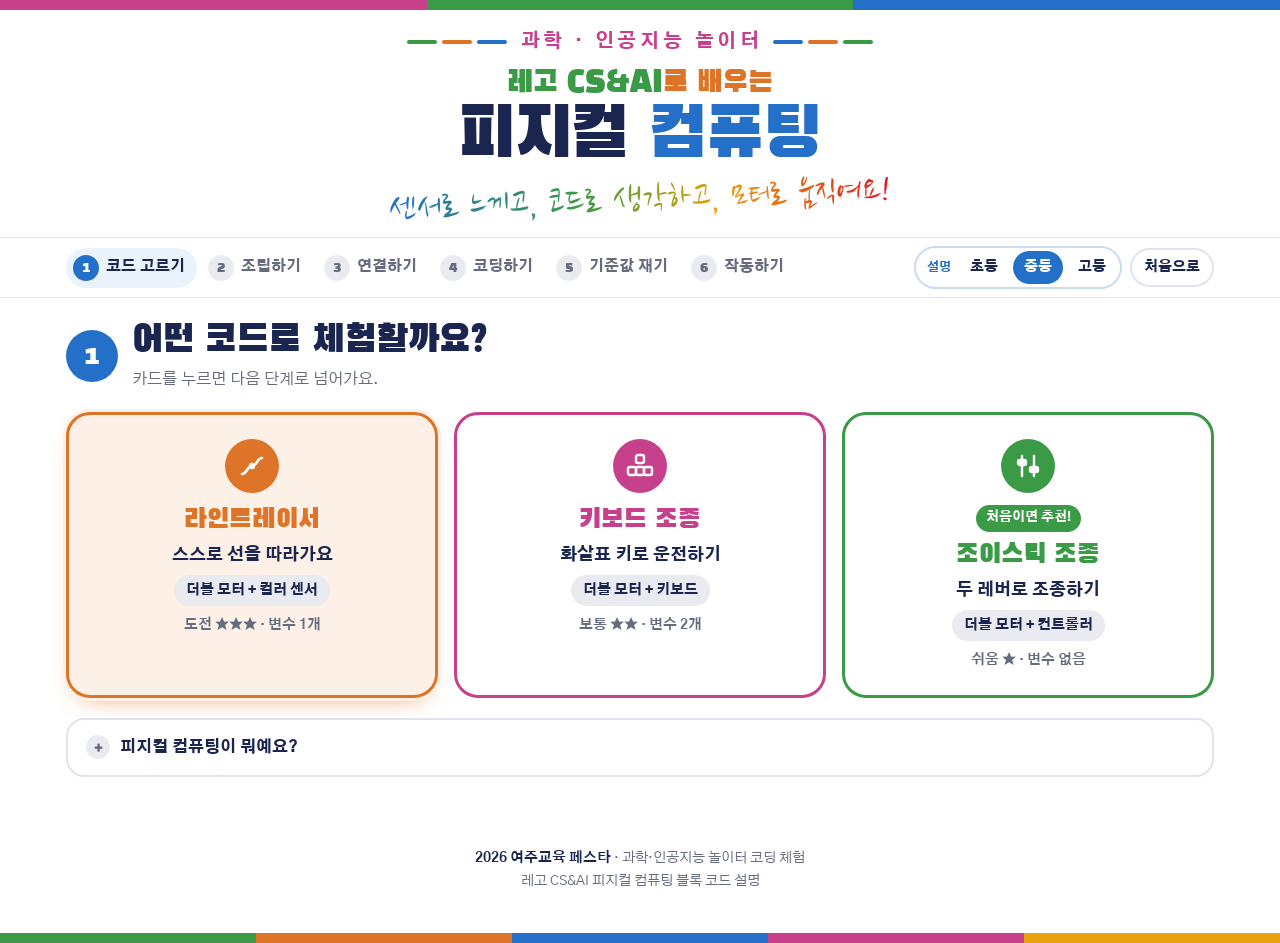
<file: lego-coding/index.html>
<!doctype html>
<html lang="ko">
<head>
<meta charset="utf-8">
<meta name="viewport" content="width=device-width, initial-scale=1, viewport-fit=cover">
<style>:root{padding-top:env(safe-area-inset-top,0px);padding-bottom:env(safe-area-inset-bottom,0px)}body{margin:0}img{max-width:100%}[hidden]{display:none!important}</style>
<title>레고 로봇 코드 탐험</title>
<meta name="claude:viewport-fit-sides" content="cover">
<link rel="preconnect" href="https://fonts.googleapis.com">
<link rel="preconnect" href="https://fonts.gstatic.com" crossorigin>
<link rel="stylesheet" href="https://fonts.googleapis.com/css2?family=Black+Han+Sans&family=Gothic+A1:wght@400;500;700;800;900&family=Nanum+Brush+Script&family=Outfit:wght@600;700;800&family=IBM+Plex+Mono:wght@500&display=swap">
<style>
/* Layout: 페스타 초대장처럼 가운데 정렬 머리말 + 하늘색 안내 띠, 아래로 '존' 카드(탭)와 블록 코드·시뮬레이터 2단 */
:root {
  --bg: #ffffff;
  --paper: #ffffff;
  --ink: #1b2650;
  --text: #2c3446;
  --muted: #646c7e;
  --line: #dfe4ee;
  --panel: #eaf3fc;
  --panel-line: #c9dcf2;
  --magenta: #c6408c;
  --green: #3b9a45;
  --blue: #2470c8;
  --orange: #de7428;
  --red: #e5161e;
  --yellow: #e9a20c;
  --magenta-soft: #fbeef5;
  --green-soft: #edf7ee;
  --blue-soft: #eaf3fc;
  --orange-soft: #fdf1e7;
  --editor: #e9ebf0;
  --dot: #c7cbd6;
  --badge: #1b2650;
  --badge-ink: #ffffff;
  --live: #2470c8;
  --sel: #1b2650;
  --f-display: "Black Han Sans", "Gothic A1", "Apple SD Gothic Neo", "Malgun Gothic", sans-serif;
  --f-ui: "Gothic A1", "Apple SD Gothic Neo", "Malgun Gothic", "Noto Sans KR", sans-serif;
  --f-latin: "Outfit", "Gothic A1", "Apple SD Gothic Neo", "Malgun Gothic", sans-serif;
  --f-brush: "Nanum Brush Script", "Gothic A1", cursive;
  --f-mono: "IBM Plex Mono", ui-monospace, "SFMono-Regular", Menlo, monospace;
  /* 블록 색 (레고 앱 블록 색, 두 테마 공통) */
  --bk-ink: #222222;
  --bk-event: #ffcf4d; --bk-event-d: #e0a800;
  --bk-ctl: #ffab19; --bk-ctl-d: #cf8b17;
  --bk-var: #ff8c1a; --bk-var-d: #db6e00; --bk-var-l: #ffb366;
  --bk-sen: #e0685c; --bk-sen-d: #c24d42; --bk-sen-r: #ffa3a3; --bk-sen-rd: #e06666;
  --bk-mot: #4cb9b4; --bk-mot-d: #2e9590;
  --bk-op: #78d27a; --bk-op-d: #4caf50; --bk-op-l: #a8e3a8;
  --bk-key: #ffd54f; --bk-key-l: #ffe699;
  --bk-lev: #f2857a; --bk-lev-d: #d9645a; --bk-lev-l: #ffb3aa;
}
@media (prefers-color-scheme: dark) {
  :root:not([data-theme="light"]) {
    --bg: #0e1424; --paper: #161e33; --ink: #e8eefb; --text: #cfd7e8; --muted: #97a2ba; --line: #2a3550;
    --panel: #17243d; --panel-line: #284066;
    --magenta: #ea72b4; --green: #62c66e; --blue: #69a5ee; --orange: #f39a57; --red: #ff5a5f; --yellow: #ffc83d;
    --magenta-soft: #2e1a2a; --green-soft: #16291b; --blue-soft: #15243b; --orange-soft: #2e2117;
    --editor: #1b2234; --dot: #2d3650; --badge: #ffd54f; --badge-ink: #1b1b1b; --live: #8cc4ff; --sel: #ffd54f;
    color-scheme: dark;
  }
}
:root[data-theme="dark"] {
  --bg: #0e1424; --paper: #161e33; --ink: #e8eefb; --text: #cfd7e8; --muted: #97a2ba; --line: #2a3550;
  --panel: #17243d; --panel-line: #284066;
  --magenta: #ea72b4; --green: #62c66e; --blue: #69a5ee; --orange: #f39a57; --red: #ff5a5f; --yellow: #ffc83d;
  --magenta-soft: #2e1a2a; --green-soft: #16291b; --blue-soft: #15243b; --orange-soft: #2e2117;
  --editor: #1b2234; --dot: #2d3650; --badge: #ffd54f; --badge-ink: #1b1b1b; --live: #8cc4ff; --sel: #ffd54f;
  color-scheme: dark;
}

* { box-sizing: border-box; }
body {
  background: var(--bg); color: var(--text); font-family: var(--font, var(--f-ui)); font-size: 16px; line-height: 1.65;
  word-break: keep-all; overflow-wrap: break-word;
}
.stripe { display: flex; height: 10px; }
.stripe i { flex: 1; }
.c-magenta { background: var(--magenta); } .c-green { background: var(--green); } .c-blue { background: var(--blue); }
.c-orange { background: var(--orange); } .c-yellow { background: var(--yellow); }
.wrap {
  max-width: 1180px; margin: 0 auto;
  padding-left: max(16px, env(safe-area-inset-left, 0px)); padding-right: max(16px, env(safe-area-inset-right, 0px));
}
main.wrap { display: flex; flex-direction: column; gap: 56px; padding-block: 8px 64px; }
button, input { font: inherit; }
:focus-visible { outline: 3px solid var(--sel); outline-offset: 3px; }

/* ---------- 머리말 ---------- */
.hero { text-align: center; padding-block: 40px 28px; display: flex; flex-direction: column; align-items: center; gap: 6px; }
.eyebrow { margin: 0 0 14px; display: flex; align-items: center; gap: 14px; font: 800 clamp(13px, 2.6vw, 19px)/1 var(--f-ui); letter-spacing: .2em; color: var(--magenta); }
.eyebrow b { font-weight: 800; margin-right: -.2em; }
.dashes { display: inline-flex; gap: 5px; }
.dashes i { width: clamp(14px, 3vw, 30px); height: 4px; border-radius: 2px; }
.kicker { margin: 0; font: 400 clamp(24px, 5vw, 40px)/1.1 var(--f-display); }
.kicker .g { color: var(--green); } .kicker .o { color: var(--orange); }
h1 { margin: 0; font: 400 clamp(46px, 11vw, 92px)/1.02 var(--f-display); color: var(--ink); letter-spacing: -.01em; text-wrap: balance; }
h1 .blue { color: var(--blue); }
.brush {
  margin: 4px 0 0; font: 400 clamp(28px, 6vw, 50px)/1.15 var(--f-brush); transform: rotate(-2deg);
  background: linear-gradient(90deg, var(--blue), var(--green) 38%, var(--yellow) 66%, var(--red));
  -webkit-background-clip: text; background-clip: text; color: transparent;
}
.lede { max-width: 60ch; margin: 18px auto 0; color: var(--muted); font-size: 16px; }
.ipo {
  margin-top: 26px; width: 100%; background: var(--panel); border-radius: 28px; padding: 22px 12px;
  display: grid; grid-template-columns: repeat(3, minmax(0, 1fr));
}
.ipo > div { padding: 4px 14px; display: flex; flex-direction: column; gap: 2px; align-items: center; }
.ipo > div + div { border-left: 2px solid var(--panel-line); }
.ipo dt { font: 800 clamp(16px, 2.6vw, 24px)/1.3 var(--f-ui); color: var(--blue); }
.ipo dd { margin: 0; font: 800 clamp(15px, 2.4vw, 22px)/1.35 var(--f-ui); color: var(--ink); }
.ipo small { font-size: 13px; color: var(--muted); }
@media (max-width: 560px) {
  .ipo { grid-template-columns: 1fr; padding: 10px 18px; border-radius: 22px; }
  .ipo > div { padding: 12px 0; }
  .ipo > div + div { border-left: 0; border-top: 2px solid var(--panel-line); }
}

/* ---------- 섹션 머리 ---------- */
.sec-head { display: flex; align-items: baseline; flex-wrap: wrap; gap: 4px 16px; margin: 0 0 18px; }
.sec-head h2 { margin: 0; font: 400 clamp(28px, 5vw, 40px)/1.1 var(--f-display); color: var(--ink); letter-spacing: -.01em; }
.sec-head p { margin: 0; color: var(--muted); font-size: clamp(15px, 2.2vw, 18px); }
.note { margin: 0 0 18px; max-width: 70ch; }

/* ---------- 바퀴 기초 ---------- */
.basics-intro { display: flex; flex-wrap: wrap; align-items: center; gap: 14px 22px; margin-bottom: 18px; }
.basics-intro p { margin: 0; max-width: 60ch; flex: 1 1 320px; min-width: 0; }
.drive-cards { display: grid; grid-template-columns: repeat(4, minmax(0, 1fr)); gap: 14px; }
@media (max-width: 860px) { .drive-cards { grid-template-columns: repeat(2, minmax(0, 1fr)); } }
.drive { border: 2px solid var(--line); border-radius: 20px; padding: 14px 14px 16px; display: flex; flex-direction: column; align-items: center; gap: 4px; text-align: center; background: var(--paper); }
.drive svg { width: 100%; max-width: 150px; height: auto; color: var(--blue); }
.drive h3 { margin: 0; font: 800 17px/1.3 var(--f-ui); color: var(--ink); }
.drive p { margin: 0; font-size: 14px; color: var(--muted); font-variant-numeric: tabular-nums; }

/* ---------- 존 카드 (탭) ---------- */
.zones { display: grid; grid-template-columns: repeat(3, minmax(0, 1fr)); gap: 16px; }
@media (max-width: 760px) {
  .zones { grid-template-columns: 1fr; gap: 10px; }
  .zone-card { display: grid; grid-template-columns: 46px minmax(0, 1fr); text-align: left; gap: 0 12px; padding: 12px 14px; border-radius: 18px; align-items: center; }
  .zone-card .ico { width: 46px; height: 46px; margin: 0; grid-row: span 2; }
  .zone-card .desc { display: none; }
}
.zone-card {
  --acc: var(--orange); --acc-soft: var(--orange-soft);
  text-align: center; cursor: pointer; background: var(--paper); color: var(--text);
  border: 3px solid var(--acc); border-radius: 24px; padding: 20px 18px 22px;
  display: flex; flex-direction: column; align-items: center; gap: 6px; transition: transform .15s ease, background .15s ease;
}
.zone-card:hover { transform: translateY(-2px); }
.zone-card[aria-selected="true"] { background: var(--acc-soft); box-shadow: 0 0 0 3px var(--acc-soft), 0 10px 24px -14px var(--acc); }
.zone-card .ico { width: 54px; height: 54px; border-radius: 50%; background: var(--acc); color: #fff; display: grid; place-items: center; margin-bottom: 4px; }
.zone-card .ico svg { width: 28px; height: 28px; }
.zone-card .en { font: 400 clamp(22px, 2.8vw, 27px)/1.15 var(--f-display); color: var(--acc); }
.zone-card .ko { font: 800 17px/1.35 var(--f-ui); color: var(--ink); }
.zone-card .desc { font-size: 14.5px; color: var(--muted); }
.t-line { --acc: var(--orange); --acc-soft: var(--orange-soft); }
.t-key { --acc: var(--magenta); --acc-soft: var(--magenta-soft); }
.t-joy { --acc: var(--green); --acc-soft: var(--green-soft); }

/* ---------- 패널 ---------- */
.panel { margin-top: 22px; display: flex; flex-direction: column; gap: 22px; }
.panel-head { display: flex; align-items: center; flex-wrap: wrap; gap: 8px 14px; border-bottom: 3px solid var(--acc); padding-bottom: 12px; }
.panel-head .tag { font: 800 13px/1 var(--f-ui); letter-spacing: .04em; color: #fff; background: var(--acc); padding: 7px 11px; border-radius: 999px; }
.panel-head h3 { margin: 0; font: 400 clamp(26px, 4.4vw, 36px)/1.1 var(--f-display); color: var(--ink); }
.panel-head p { margin: 0; color: var(--muted); flex: 1 1 260px; }
.row { display: grid; grid-template-columns: minmax(0, 1.25fr) minmax(0, 1fr); gap: 18px; align-items: start; }
.row > * { min-width: 0; }
.row.wide-code { grid-template-columns: minmax(0, 1fr); }
@media (min-width: 981px) { .wide-code .explain { display: grid; grid-template-columns: repeat(2, minmax(0, 1fr)); } .wide-code .code { flex-direction: row; flex-wrap: wrap; gap: 30px 48px; } }
@media (max-width: 980px) { .row { grid-template-columns: minmax(0, 1fr); } }
.label { font: 800 13px/1.2 var(--f-ui); letter-spacing: .04em; color: var(--acc); margin: 0 0 10px; display: flex; align-items: center; gap: 8px; }
.label::before { content: ""; width: 14px; height: 4px; border-radius: 2px; background: var(--acc); }

/* ---------- 블록 코드 캔버스 ---------- */
.code {
  background-color: var(--editor);
  background-image: radial-gradient(var(--dot) 1.2px, transparent 1.3px);
  background-size: 20px 20px;
  border-radius: 20px; padding: 26px 22px 26px 30px; overflow-x: auto;
  display: flex; flex-direction: column; gap: 30px;
}
.script { display: flex; flex-direction: column; align-items: flex-start; width: max-content; }
.slabel { font: 800 12.5px/1 var(--f-ui); color: var(--muted); margin: 0 0 12px -4px; background: var(--paper); padding: 6px 10px; border-radius: 8px; }
.b, .rep, .cb > .ctop {
  position: relative; display: inline-flex; align-items: center; gap: 7px; white-space: nowrap;
  font: 700 13.5px/1.2 var(--f-ui); color: var(--bk-ink);
}
.b { padding: 6px 10px; min-height: 42px; border: 1px solid; border-radius: 6px; cursor: pointer; }
.hat { background: var(--bk-event); border-color: var(--bk-event-d); border-radius: 26px 26px 6px 6px / 16px 16px 6px 6px; padding-top: 14px; min-width: 150px; }
.flag { width: 20px; height: 20px; border-radius: 50%; background: #1ea64a; display: grid; place-items: center; }
.flag::after { content: ""; border-left: 7px solid #fff; border-block: 4.5px solid transparent; margin-left: 2px; }
.cb { position: relative; display: flex; flex-direction: column; align-items: flex-start; cursor: pointer; }
.cb > .ctop { background: var(--bk-ctl); border: 1px solid var(--bk-ctl-d); border-bottom: 0; border-radius: 6px 6px 0 0; padding: 6px 10px; min-height: 40px; min-width: 120px; }
.cb > .cin { border-left: 16px solid var(--bk-ctl); display: flex; flex-direction: column; align-items: flex-start; gap: 3px; padding-block: 3px; }
.cb > .cbot { width: 120px; height: 22px; background: var(--bk-ctl); border: 1px solid var(--bk-ctl-d); border-top: 0; border-radius: 0 0 6px 6px; }
.cb.small > .cbot { height: 16px; }
.var { background: var(--bk-var); border-color: var(--bk-var-d); }
.sen { background: var(--bk-sen); border-color: var(--bk-sen-d); }
.mot { background: var(--bk-mot); border-color: var(--bk-mot-d); }
.ctl { background: var(--bk-ctl); border-color: var(--bk-ctl-d); }
.rep { border: 1px solid; border-radius: 999px; padding: 3px 9px; min-height: 30px; }
.rep.r-sen { background: var(--bk-sen-r); border-color: var(--bk-sen-rd); }
.rep.r-var { background: var(--bk-var); border-color: var(--bk-var-d); }
.rep.r-op { background: var(--bk-op); border-color: var(--bk-op-d); padding: 3px 5px; gap: 5px; }
.rep.r-lev { background: var(--bk-lev); border-color: var(--bk-lev-d); cursor: pointer; }
.dd { display: inline-flex; align-items: center; gap: 5px; padding: 3px 7px; border-radius: 5px; background: var(--bk-var-l); }
.dd::after { content: ""; border-top: 5px solid currentColor; border-inline: 4px solid transparent; opacity: .7; }
.r-op > .dd { background: var(--bk-op-l); }
.r-lev > .dd { background: var(--bk-lev-l); }
.bool .dd { background: var(--bk-key-l); }
.num { background: #fff; color: #222; border: 1px solid rgba(0,0,0,.18); border-radius: 999px; padding: 3px 9px; min-width: 34px; text-align: center; font-variant-numeric: tabular-nums; }
.bool {
  display: inline-flex; align-items: center; gap: 7px; background: var(--bk-key); padding: 4px 20px; min-height: 30px;
  clip-path: polygon(13px 0, calc(100% - 13px) 0, 100% 50%, calc(100% - 13px) 100%, 13px 100%, 0 50%);
}
.ico-s { width: 26px; height: 22px; border-radius: 11px; background: rgba(255,255,255,.55); display: grid; place-items: center; }
.ico-s svg { width: 16px; height: 16px; }
.mot-ico { width: 30px; height: 30px; display: grid; place-items: center; }

[data-n]::before {
  content: attr(data-n); position: absolute; left: -12px; top: -11px; z-index: 2;
  width: 22px; height: 22px; border-radius: 50%; display: grid; place-items: center;
  background: var(--badge); color: var(--badge-ink); font: 800 12px/1 var(--f-latin); box-shadow: 0 0 0 2px var(--editor);
}
.rep[data-n]::before { left: -9px; top: -13px; }
.b.sel, .rep.sel, .cb.sel > .ctop, .cb.sel > .cbot { box-shadow: 0 0 0 3px var(--editor), 0 0 0 6px var(--sel); }
.b.on, .cb.on > .ctop, .cb.on > .cbot { box-shadow: 0 0 0 3px var(--editor), 0 0 0 6px var(--live); }
.cb.on > .cin { border-left-color: #ffc266; }
.b.dim { opacity: .3; text-decoration: line-through; }

/* ---------- 블록 설명 목록 ---------- */
.explain { list-style: none; margin: 0; padding: 0; display: flex; flex-direction: column; gap: 8px; }
.explain li {
  display: grid; grid-template-columns: 30px minmax(0, 1fr); gap: 4px 12px; padding: 12px 14px; border-radius: 16px;
  border: 2px solid transparent; background: var(--paper); cursor: pointer; transition: border-color .15s, background .15s;
}
.explain li:hover { border-color: var(--line); }
.explain li.sel { border-color: var(--acc); background: var(--acc-soft); }
.explain .n { grid-row: span 2; width: 28px; height: 28px; border-radius: 50%; background: var(--badge); color: var(--badge-ink); display: grid; place-items: center; font: 800 13px/1 var(--f-latin); }
.explain b { color: var(--ink); font-size: 15.5px; }
.explain span { font-size: 14.5px; color: var(--text); }
.explain em { font-style: normal; font-weight: 800; color: var(--acc); }
.hint-tap { font-size: 13px; color: var(--muted); margin: 0 0 10px; }

/* ---------- 시뮬레이터 ---------- */
.sim { background: var(--paper); border: 2px solid var(--line); border-radius: 20px; padding: 12px; display: flex; flex-direction: column; gap: 12px; }
.sim canvas { width: 100%; aspect-ratio: 640 / 400; display: block; border-radius: 12px; background: #f4f5f7; touch-action: none; }
.ctrls { display: flex; flex-wrap: wrap; gap: 10px; align-items: center; }
.btn {
  border: 2px solid var(--acc); background: var(--acc); color: #fff; font-weight: 800; font-size: 15px;
  padding: 8px 16px; border-radius: 999px; cursor: pointer; display: inline-flex; align-items: center; gap: 6px; min-height: 42px;
}
.btn.ghost { background: transparent; color: var(--acc); }
.sliders { display: grid; grid-template-columns: repeat(3, minmax(0, 1fr)); gap: 10px 16px; width: 100%; }
@media (max-width: 560px) { .sliders { grid-template-columns: 1fr; } }
.sl { display: flex; flex-direction: column; gap: 2px; font-size: 13.5px; font-weight: 700; color: var(--ink); }
.sl .top { display: flex; justify-content: space-between; gap: 8px; }
.sl output { font: 800 15px/1 var(--f-latin); color: var(--acc); font-variant-numeric: tabular-nums; }
.sl input { width: 100%; accent-color: var(--acc); }
.check { display: inline-flex; align-items: center; gap: 8px; font-size: 14px; font-weight: 700; color: var(--ink); cursor: pointer; }
.check input { width: 18px; height: 18px; accent-color: var(--acc); }

.live { display: flex; flex-direction: column; gap: 14px; }
.card { background: var(--paper); border: 2px solid var(--line); border-radius: 20px; padding: 16px 18px; }
.formula { display: flex; flex-wrap: wrap; align-items: center; gap: 6px 8px; font-weight: 700; color: var(--ink); font-variant-numeric: tabular-nums; }
.formula .v { font: 800 20px/1 var(--f-latin); padding: 6px 10px; border-radius: 10px; background: var(--acc-soft); color: var(--acc); min-width: 3.2ch; text-align: center; }
.formula .k { font-size: 13px; color: var(--muted); font-weight: 700; }
.calc { margin-top: 12px; display: grid; gap: 6px; font-size: 14.5px; font-variant-numeric: tabular-nums; }
.calc div { display: flex; justify-content: space-between; gap: 10px; flex-wrap: wrap; }
.calc b { color: var(--ink); }
.meters { display: flex; flex-direction: column; gap: 10px; }
.meter { display: grid; grid-template-columns: 74px minmax(0, 1fr) 62px; gap: 10px; align-items: center; font-size: 14px; font-weight: 700; color: var(--ink); }
.meter .bar { position: relative; height: 16px; border-radius: 8px; background: var(--editor); overflow: hidden; }
.meter .bar::after { content: ""; position: absolute; left: 50%; top: -2px; bottom: -2px; width: 2px; margin-left: -1px; background: var(--muted); opacity: .6; }
.meter .bar i { position: absolute; top: 0; bottom: 0; left: 50%; width: 0; background: var(--acc); border-radius: 8px; }
.meter b { text-align: right; font: 800 16px/1 var(--f-latin); font-variant-numeric: tabular-nums; color: var(--acc); }
.motion { margin-top: 12px; display: flex; align-items: center; gap: 10px; font-weight: 800; color: var(--ink); font-size: 17px; }
.motion::before { content: "→"; color: var(--acc); font-family: var(--f-latin); }
.scale-note { font-size: 12.5px; color: var(--muted); margin: 8px 0 0; display: flex; justify-content: space-between; padding-left: 84px; padding-right: 72px; }

.console { background: #12171f; color: #cfe8d6; border-radius: 12px; padding: 10px 14px; font: 500 14px/1.55 var(--f-mono); height: 172px; overflow: hidden; display: flex; flex-direction: column; justify-content: flex-end; }
.console .ln { display: flex; gap: 12px; }
.console .ln span { color: #6f7f8f; }

table.ex { width: 100%; border-collapse: collapse; font-size: 14px; font-variant-numeric: tabular-nums; }
table.ex th, table.ex td { padding: 8px 8px; text-align: center; border-bottom: 1px solid var(--line); }
table.ex th { font-weight: 800; color: var(--ink); font-size: 13px; background: var(--acc-soft); }
table.ex td:last-child, table.ex th:last-child { text-align: left; }
table.ex tr.hl td { background: var(--acc-soft); font-weight: 800; color: var(--ink); }
.tbl { overflow-x: auto; }

/* 키 패드, 레버 */
.pad { display: grid; grid-template-columns: repeat(3, 64px); grid-template-rows: repeat(2, 64px); gap: 8px; justify-content: center; }
.pad button {
  border: 2px solid var(--line); background: var(--paper); color: var(--ink); border-radius: 14px; font-size: 24px; font-weight: 800; cursor: pointer;
  touch-action: none; user-select: none; -webkit-user-select: none; box-shadow: 0 4px 0 var(--line); transition: transform .05s;
}
.pad button.down { background: var(--acc); color: #fff; border-color: var(--acc); transform: translateY(3px); box-shadow: 0 1px 0 var(--acc); }
.pad .up { grid-column: 2; }
.pad .left { grid-column: 1; grid-row: 2; }
.pad .down-k { grid-column: 2; grid-row: 2; }
.pad .right { grid-column: 3; grid-row: 2; }
.kb-row { display: flex; flex-wrap: wrap; gap: 14px 24px; align-items: center; justify-content: space-between; }
.kb-row p { margin: 0; font-size: 14px; color: var(--muted); flex: 1 1 200px; }

.levers { display: flex; justify-content: center; gap: clamp(24px, 8vw, 80px); align-items: flex-end; padding-top: 6px; }
.lever { display: flex; flex-direction: column; align-items: center; gap: 6px; outline: none; }
.lever:focus-visible .lever-track { outline: 3px solid var(--sel); outline-offset: 3px; }
.lever-track { position: relative; width: 70px; height: 210px; border-radius: 22px; background: var(--editor); border: 2px solid var(--line); touch-action: none; cursor: grab; }
.lever-track::before { content: ""; position: absolute; left: 50%; top: 14px; bottom: 14px; width: 8px; margin-left: -4px; border-radius: 4px; background: var(--dot); }
.lever-zero { position: absolute; left: 8px; right: 8px; top: 50%; height: 2px; margin-top: -1px; background: var(--muted); opacity: .5; }
.lever-fill { position: absolute; left: 50%; width: 8px; margin-left: -4px; border-radius: 4px; background: var(--acc); }
.lever-knob { position: absolute; left: 6px; right: 6px; top: 0; height: 34px; border-radius: 12px; background: var(--bk-lev); border: 2px solid var(--bk-lev-d); box-shadow: 0 3px 0 var(--bk-lev-d); display: grid; place-items: center; }
.lever-knob::after { content: ""; width: 26px; height: 10px; border-block: 2px solid rgba(0,0,0,.25); }
.lever .nm { font-weight: 800; font-size: 14px; color: var(--ink); }
.lever output { font: 800 22px/1 var(--f-latin); color: var(--acc); font-variant-numeric: tabular-nums; min-width: 4ch; text-align: center; }
.lever-scale { display: flex; flex-direction: column; justify-content: space-between; height: 210px; font: 700 12px/1 var(--f-latin); color: var(--muted); margin-bottom: 58px; text-align: right; }
.presets { display: flex; flex-wrap: wrap; gap: 8px; justify-content: center; }
.presets .btn { font-size: 14px; padding: 6px 12px; min-height: 38px; }

.park-count { font: 800 15px/1 var(--f-ui); color: var(--ink); display: inline-flex; align-items: center; gap: 8px; }
.park-count b { font: 800 20px/1 var(--f-latin); color: var(--acc); }

/* 도전 과제 */
.challenges { display: grid; grid-template-columns: repeat(3, minmax(0, 1fr)); gap: 14px; }
@media (max-width: 860px) { .challenges { grid-template-columns: 1fr; } }
.challenges details { background: var(--paper); border: 2px dashed var(--acc); border-radius: 18px; padding: 14px 16px; }
.challenges summary { cursor: pointer; font-weight: 800; color: var(--ink); list-style: none; display: flex; gap: 10px; }
.challenges summary::-webkit-details-marker { display: none; }
.challenges summary::before { content: "?"; flex: none; width: 24px; height: 24px; border-radius: 50%; background: var(--acc); color: #fff; display: grid; place-items: center; font: 800 14px/1 var(--f-latin); }
.challenges details[open] summary::before { content: "!"; }
.challenges p { margin: 10px 0 0 34px; font-size: 14.5px; }
.challenges .try { display: block; margin: 2px 0 0 34px; font-size: 13px; color: var(--muted); font-weight: 500; }

/* 비교 */
.cmp { overflow-x: auto; border-radius: 20px; border: 2px solid var(--line); background: var(--paper); }
.cmp table { width: 100%; min-width: 640px; border-collapse: collapse; font-size: 15px; }
.cmp th, .cmp td { padding: 13px 16px; text-align: left; border-bottom: 1px solid var(--line); vertical-align: top; }
.cmp tr:last-child td, .cmp tr:last-child th { border-bottom: 0; }
.cmp thead th { font: 800 17px/1.2 var(--f-ui); }
.cmp thead th:nth-child(2) { color: var(--orange); } .cmp thead th:nth-child(3) { color: var(--magenta); } .cmp thead th:nth-child(4) { color: var(--green); }
.cmp tbody th { color: var(--blue); font-weight: 800; white-space: nowrap; background: var(--blue-soft); }
.cmp code { font-family: var(--f-ui); font-weight: 800; color: var(--ink); }

footer { text-align: center; color: var(--muted); font-size: 14px; padding-block: 0 26px; }
footer b { color: var(--ink); }


/* 설명 수준 */
.lv-e, .lv-h { display: none; }
body[data-level="e"] .lv-e, body[data-level="h"] .lv-h { display: revert; }
body[data-level="e"] .lv-m, body[data-level="h"] .lv-m { display: none; }
body[data-level="e"] .card.lv-e, body[data-level="h"] .card.lv-h, body[data-level="e"] .sum-card.lv-e { display: block; }
body[data-level="h"] .deep.lv-h { display: grid; }
.explain li > .lv-e, .explain li > .lv-m, .explain li > .lv-h { font-size: 14.5px; color: var(--text); }
body[data-level="e"] .explain li > .lv-e { font-size: 16px; }
.lvl { display: inline-flex; align-items: center; gap: 4px; padding: 5px; border-radius: 999px; background: var(--paper); border: 2px solid var(--panel-line); }
.lvl-k { font-size: 13px; font-weight: 800; color: var(--blue); padding: 0 8px 0 10px; }
.lvl button { border: 0; background: transparent; color: var(--ink); font-weight: 800; font-size: 15px; padding: 7px 16px; border-radius: 999px; cursor: pointer; min-height: 38px; }
.lvl button[aria-pressed="true"] { background: var(--blue); color: #fff; }
.hero .lvl { margin-top: 18px; }
.lvl-note { font-size: 13.5px; color: var(--muted); margin: 6px 0 0; }
.sec-head .lvl-wrap { margin-left: auto; }
.sum-card { border-radius: 20px; padding: 16px 20px; background: var(--acc-soft); border: 2px solid var(--acc); }
.sum-card .label { margin-bottom: 6px; }
.sum-card p:not(.label) { margin: 0; font-size: 18px; font-weight: 800; color: var(--ink); }
.deep { gap: 10px; }
.deep p, .deep li { margin: 0; font-size: 15px; }
.deep ul { margin: 0; padding-left: 20px; display: grid; gap: 6px; }
.deep .eq { font: 800 16px/1.5 var(--f-ui); color: var(--ink); background: var(--editor); border-radius: 12px; padding: 10px 14px; font-variant-numeric: tabular-nums; overflow-x: auto; }

/* 체험 순서 */
.steps { display: grid; grid-template-columns: repeat(3, minmax(0, 1fr)); gap: 16px; }
@media (max-width: 860px) { .steps { grid-template-columns: 1fr; } }
.step { position: relative; background: var(--paper); border: 3px solid var(--sc); border-radius: 24px; padding: 20px 20px 18px; display: flex; flex-direction: column; gap: 8px; }
.step .no { width: 46px; height: 46px; border-radius: 50%; background: var(--sc); color: #fff; display: grid; place-items: center; font: 400 24px/1 var(--f-display); }
.step h3 { margin: 0; font: 400 26px/1.2 var(--f-display); color: var(--ink); }
.step p { margin: 0; font-size: 15px; }
.step ul { margin: 0; padding: 0; list-style: none; display: grid; gap: 5px; font-size: 14.5px; }
.step li { display: flex; gap: 8px; }
.step li::before { content: ""; flex: none; width: 15px; height: 15px; margin-top: 4px; border: 2px solid var(--sc); border-radius: 4px; }
.step .go { margin-top: auto; align-self: flex-start; border: 2px solid var(--sc); background: transparent; color: var(--sc); font-weight: 800; font-size: 14.5px; padding: 7px 14px; border-radius: 999px; cursor: pointer; }
.step .skip { margin-top: auto; align-self: flex-start; font-size: 12.5px; font-weight: 800; color: var(--sc); background: var(--sc-soft); padding: 4px 10px; border-radius: 999px; }
.s1 { --sc: var(--blue); --sc-soft: var(--blue-soft); }
.s2 { --sc: var(--magenta); --sc-soft: var(--magenta-soft); }
.s3 { --sc: var(--green); --sc-soft: var(--green-soft); }
.shortcut { margin: 14px 0 0; display: flex; flex-wrap: wrap; align-items: center; gap: 10px 14px; background: var(--panel); border-radius: 18px; padding: 14px 18px; }
.shortcut p { margin: 0; font-weight: 800; color: var(--ink); flex: 1 1 260px; }
.shortcut .btn { --acc: var(--magenta); }

.steps { grid-template-columns: repeat(4, minmax(0, 1fr)); }
@media (max-width: 1080px) { .steps { grid-template-columns: repeat(2, minmax(0, 1fr)); } }
@media (max-width: 600px) { .steps { grid-template-columns: 1fr; } }
.s4 { --sc: var(--orange); --sc-soft: var(--orange-soft); }
a.btn { text-decoration: none; }
.open-site { display: flex; flex-wrap: wrap; align-items: center; gap: 14px 24px; background: var(--panel); border-radius: 24px; padding: 18px 22px; margin-bottom: 18px; }
.open-site > div { flex: 1 1 280px; min-width: 0; }
.open-site p { margin: 0; }
.os-k { font-weight: 800; color: var(--blue); font-size: 14px; }
.os-url { font: 800 clamp(20px, 3.4vw, 28px)/1.25 var(--f-latin); color: var(--ink); overflow-wrap: anywhere; }
.os-d { font-size: 14.5px; color: var(--muted); }
.btn.big { --acc: var(--blue); font-size: 18px; padding: 12px 24px; min-height: 52px; }
.conn { list-style: none; margin: 0; padding: 0; display: grid; grid-template-columns: repeat(3, minmax(0, 1fr)); gap: 16px; counter-reset: cn; }
@media (max-width: 900px) { .conn { grid-template-columns: repeat(2, minmax(0, 1fr)); } }
@media (max-width: 560px) { .conn { grid-template-columns: 1fr; } }
.conn li { counter-increment: cn; position: relative; background: var(--paper); border: 2px solid var(--line); border-radius: 20px; overflow: hidden; display: flex; flex-direction: column; }
.conn li::before { content: counter(cn); position: absolute; left: 12px; top: 12px; z-index: 1; width: 32px; height: 32px; border-radius: 50%; background: var(--blue); color: #fff; display: grid; place-items: center; font: 400 17px/1 var(--f-display); box-shadow: 0 0 0 3px #fff; }
.conn img { display: block; width: 100%; height: auto; aspect-ratio: 16 / 9; object-fit: contain; background: #f5f6f8; border-bottom: 2px solid var(--line); }
.conn li > div:last-child { padding: 12px 16px 16px; display: flex; flex-direction: column; gap: 4px; }
.conn b { color: var(--ink); font-size: 16px; }
.conn span { font-size: 14.5px; }
.conn em { font-style: normal; font-weight: 800; color: var(--blue); }
.need { margin-top: 16px; }
.need-grid { display: grid; grid-template-columns: repeat(3, minmax(0, 1fr)); gap: 10px; }
@media (max-width: 560px) { .need-grid { grid-template-columns: 1fr; } }
.need-grid div { display: flex; flex-direction: column; gap: 2px; background: var(--editor); border-radius: 14px; padding: 10px 14px; }
.need-grid span { font-weight: 700; color: var(--ink); }

.varmake { border: 3px solid var(--bk-var); border-radius: 22px; background: var(--paper); overflow: hidden; }
.varmake.none { border-style: dashed; border-color: var(--line); }
.vm-head { display: flex; gap: 14px; align-items: center; padding: 14px 18px; background: var(--orange-soft); }
.varmake.none .vm-head { background: transparent; }
.vm-no { flex: none; font: 400 17px/1 var(--f-display); color: #fff; background: var(--bk-var-d); padding: 9px 12px; border-radius: 12px; }
.varmake.none .vm-no { background: var(--muted); }
.vm-t { margin: 0; font: 800 18px/1.35 var(--f-ui); color: var(--ink); }
.vm-d { margin: 2px 0 0; font-size: 14.5px; color: var(--muted); }
.vm-body { display: grid; grid-template-columns: minmax(0, 2fr) minmax(0, 1fr); gap: 14px 20px; padding: 14px 18px 16px; align-items: stretch; }
@media (max-width: 860px) { .vm-body { grid-template-columns: minmax(0, 1fr); } }
.vm-steps { margin: 0; padding: 0; list-style: none; display: grid; grid-template-columns: repeat(3, minmax(0, 1fr)); gap: 12px; counter-reset: vm; }
@media (max-width: 560px) { .vm-steps { grid-template-columns: minmax(0, 1fr); } }
.vm-steps li { counter-increment: vm; display: flex; flex-direction: column; gap: 6px; font-size: 14.5px; }
.vm-steps li > span:last-child::before { content: counter(vm) ". "; font-weight: 800; color: var(--bk-var-d); }
.vm-img { display: flex; align-items: center; justify-content: center; height: 110px; background: #f5f6f8; border: 2px solid var(--line); border-radius: 14px; padding: 8px; overflow: hidden; }
.vm-img img { display: block; width: auto; height: auto; max-width: 100%; max-height: 90px; }
.vm-steps b { color: var(--ink); }
.vm-show { display: flex; flex-direction: column; gap: 8px; background: var(--editor); border-radius: 16px; padding: 12px 14px; }
.vm-k { font-size: 13px; font-weight: 700; color: var(--muted); }
.vm-pills { display: flex; flex-wrap: wrap; gap: 8px; }
.vm-pills .rep { font-size: 15px; min-height: 34px; padding: 4px 14px; }

/* ===== 단계별 화면 ===== */
.hero { padding-block: 22px 14px; gap: 2px; }
.hero h1 { font-size: clamp(40px, 8vw, 70px); }
.hero .kicker { font-size: clamp(20px, 4vw, 30px); }
.hero .brush { font-size: clamp(24px, 4.6vw, 38px); }
body::before { content: ""; position: fixed; inset: 0 0 auto; height: env(safe-area-inset-top, 0px); z-index: 10; background: var(--paper); }
.stepbar { position: sticky; top: env(safe-area-inset-top, 0px); z-index: 9; background: color-mix(in srgb, var(--paper) 94%, transparent); backdrop-filter: blur(8px); border-block: 1px solid var(--line); }
.sb-in { display: flex; align-items: center; gap: 10px 16px; padding-block: 8px; flex-wrap: wrap; }
.sb-steps { list-style: none; margin: 0; padding: 0; display: flex; gap: 4px; flex: 1 1 auto; min-width: 0; overflow-x: auto; scrollbar-width: none; }
.sb-steps button { display: inline-flex; align-items: center; gap: 7px; border: 0; background: transparent; color: var(--muted); font-weight: 800; font-size: 15px; padding: 7px 12px 7px 7px; border-radius: 999px; cursor: pointer; white-space: nowrap; }
.sb-n { width: 26px; height: 26px; border-radius: 50%; display: grid; place-items: center; background: var(--editor); color: var(--muted); font: 400 14px/1 var(--f-display); }
.sb-steps button.passed .sb-n { background: var(--green); color: #fff; }
.sb-steps button[aria-current="step"] { background: var(--blue-soft); color: var(--ink); }
.sb-steps button[aria-current="step"] .sb-n { background: var(--blue); color: #fff; }
.sb-right { display: flex; align-items: center; gap: 8px; margin-left: auto; }
.sb-right .lvl { padding: 3px; }
.sb-right .lvl-k { padding: 0 4px 0 8px; font-size: 12px; }
.sb-right .lvl button { font-size: 14px; padding: 5px 11px; min-height: 32px; }
.home { border: 2px solid var(--line); background: var(--paper); color: var(--ink); font-weight: 800; font-size: 14px; padding: 6px 12px; border-radius: 999px; cursor: pointer; min-height: 38px; }
@media (max-width: 720px) { .sb-l { display: none; } .sb-steps button[aria-current="step"] .sb-l { display: inline; } }

main.wrap { gap: 0; padding-block: 22px 56px; }
.screen { display: flex; flex-direction: column; gap: 20px; }
.scr-head { display: flex; align-items: center; gap: 14px; }
.scr-no { flex: none; width: 52px; height: 52px; border-radius: 50%; background: var(--blue); color: #fff; display: grid; place-items: center; font: 400 26px/1 var(--f-display); }
.scr-head h2 { margin: 0; font: 400 clamp(26px, 4.6vw, 38px)/1.15 var(--f-display); color: var(--ink); text-wrap: balance; }
.scr-head p { margin: 2px 0 0; color: var(--muted); }
.nav { display: flex; justify-content: space-between; align-items: center; gap: 12px; padding-top: 8px; border-top: 2px solid var(--line); margin-top: 8px; }
.nav .btn { --acc: var(--blue); font-size: 17px; padding: 10px 22px; min-height: 50px; }
.nav .btn.next { margin-left: auto; }

.zone-card { gap: 8px; padding: 24px 18px; }
.zone-card[aria-pressed="true"] { background: var(--acc-soft); box-shadow: 0 0 0 3px var(--acc-soft), 0 10px 24px -14px var(--acc); }
.need-chip { font-size: 14px; font-weight: 800; color: var(--ink); background: var(--editor); padding: 4px 12px; border-radius: 999px; }
.lvl-chip { font-size: 13.5px; color: var(--muted); font-weight: 700; }
.first-pick { font-size: 12.5px; font-weight: 800; color: #fff; background: var(--acc); padding: 3px 10px; border-radius: 999px; }
@media (max-width: 760px) {
  .zone-card { grid-template-columns: 46px minmax(0, 1fr); grid-auto-flow: row; padding: 14px 16px; gap: 2px 12px; }
  .zone-card .ico { grid-row: span 4; }
  .zone-card .first-pick, .zone-card .need-chip { justify-self: start; }
}

details.more { border: 2px solid var(--line); border-radius: 18px; background: var(--paper); padding: 0 18px; }
details.more > summary { cursor: pointer; font-weight: 800; color: var(--ink); padding: 14px 0; list-style: none; display: flex; align-items: center; gap: 10px; }
details.more > summary::-webkit-details-marker { display: none; }
details.more > summary::before { content: "+"; width: 24px; height: 24px; flex: none; border-radius: 50%; background: var(--editor); display: grid; place-items: center; font: 800 16px/1 var(--f-latin); color: var(--muted); }
details.more[open] > summary::before { content: "−"; }
details.more[open] { padding-bottom: 16px; }
details.more .lede { margin: 0 0 12px; text-align: left; }
details.more .ipo { margin-top: 0; }
details.more .cmp { border: 0; }

.skip-card { display: flex; flex-wrap: wrap; align-items: center; gap: 12px 18px; background: var(--panel); border-radius: 20px; padding: 16px 20px; }
.skip-card p { margin: 0; flex: 1 1 260px; font-size: 17px; color: var(--ink); }
.skip-card .btn { --acc: var(--blue); font-size: 16px; }
.checklist { list-style: none; margin: 0; padding: 0; display: grid; gap: 10px; }
.checklist li { display: flex; gap: 12px; align-items: center; background: var(--paper); border: 2px solid var(--line); border-radius: 16px; padding: 14px 16px; font-size: 17px; color: var(--ink); cursor: pointer; user-select: none; }
.checklist li::before { content: ""; flex: none; width: 24px; height: 24px; border: 3px solid var(--blue); border-radius: 7px; }
.checklist li.ok { border-color: var(--green); background: var(--green-soft); }
.checklist li.ok::before { background: var(--green); border-color: var(--green); content: "✓"; color: #fff; display: grid; place-items: center; font-weight: 800; font-size: 15px; }
body:not([data-code="line"]) [data-for="line"], body:not([data-code="keyboard"]) [data-for="keyboard"], body:not([data-code="joystick"]) [data-for="joystick"] { display: none !important; }

.need-now { display: flex; flex-wrap: wrap; align-items: baseline; gap: 4px 14px; border: 3px solid var(--blue); border-radius: 20px; padding: 14px 20px; }
.need-now span { font-weight: 800; color: var(--blue); font-size: 14px; }
.need-now b { font: 400 clamp(22px, 3.6vw, 28px)/1.2 var(--f-display); color: var(--ink); }
.need-now small { flex-basis: 100%; color: var(--muted); font-size: 14px; }
.open-site { margin-bottom: 0; }

.panel { margin-top: 0; }
body[data-step="code"] .part-run, body[data-step="run"] .part-code { display: none !important; }
body[data-step="run"] .panel-head p { display: none; }
body[data-level="e"] .hide-e { display: none !important; }

.run-tip { display: flex; gap: 14px; align-items: center; background: var(--acc-soft); border-radius: 20px; padding: 14px 18px; }
.rt-ico { flex: none; width: 44px; height: 44px; border-radius: 50%; background: #1ea64a; color: #fff; display: grid; place-items: center; font-size: 18px; }
.rt-t { margin: 0; font-weight: 800; color: var(--ink); font-size: 17px; }
.rt-d { margin: 2px 0 0; font-size: 14.5px; }

.calib-grid { display: grid; grid-template-columns: minmax(0, 1fr) minmax(0, 1fr) minmax(0, 1fr); gap: 16px; align-items: start; }
@media (max-width: 980px) { .calib-grid { grid-template-columns: minmax(0, 1fr); } }
.calib-steps { margin: 0; padding-left: 22px; display: grid; gap: 6px; font-size: 15px; }
.calc-box { display: grid; grid-template-columns: 1fr 1fr; gap: 10px; background: var(--editor); border-radius: 16px; padding: 14px; }
.calc-box label { display: flex; flex-direction: column; gap: 4px; font-weight: 800; font-size: 14px; color: var(--ink); }
.calc-box input { font: 800 22px/1 var(--f-latin); color: var(--ink); background: var(--paper); border: 2px solid var(--line); border-radius: 10px; padding: 8px 10px; width: 100%; font-variant-numeric: tabular-nums; }
.cal-out { grid-column: 1 / -1; margin: 0; font-weight: 700; font-variant-numeric: tabular-nums; }
.cal-out b { font: 800 26px/1 var(--f-latin); color: var(--acc); }
.calc-box .btn { grid-column: 1 / -1; justify-self: start; }
.cal-console .console { height: 150px; }

.help-list { display: grid; grid-template-columns: repeat(2, minmax(0, 1fr)); gap: 10px; }
@media (max-width: 760px) { .help-list { grid-template-columns: minmax(0, 1fr); } }
.help-list details { background: var(--paper); border: 2px solid var(--line); border-radius: 16px; padding: 12px 14px; }
.help-list summary { cursor: pointer; font-weight: 800; color: var(--ink); }
.help-list p { margin: 8px 0 0; font-size: 14.5px; }
.help .label { --acc: var(--red); }
.screen > .help .label { color: var(--red); }

.done-box { text-align: center; padding: 30px 16px 10px; display: flex; flex-direction: column; align-items: center; gap: 6px; }
.done-brush { margin: 0; font: 400 clamp(30px, 6vw, 46px)/1 var(--f-brush); color: var(--orange); transform: rotate(-3deg); }
.done-box h2 { margin: 0; font: 400 clamp(54px, 12vw, 104px)/1.05 var(--f-display); background: linear-gradient(90deg, var(--blue), var(--green) 40%, var(--yellow) 70%, var(--red)); -webkit-background-clip: text; background-clip: text; color: transparent; }
.done-code { margin: 6px 0 0; font-size: 19px; color: var(--ink); }
.done-stamp { margin: 0; font-size: 16px; color: var(--muted); }
.done-btns { display: flex; flex-wrap: wrap; gap: 10px; justify-content: center; margin-top: 16px; }
.done-btns .btn { --acc: var(--blue); font-size: 17px; padding: 10px 22px; min-height: 50px; }

.sb-steps { counter-reset: sb; }
.sb-steps li { counter-increment: sb; }
.sb-n::before { content: counter(sb); }
.run-guide { display: grid; grid-template-columns: repeat(3, minmax(0, 1fr)); gap: 12px; }
@media (max-width: 860px) { .run-guide { grid-template-columns: minmax(0, 1fr); } }
.rg-item { display: flex; gap: 12px; align-items: flex-start; background: var(--paper); border: 2px solid var(--line); border-radius: 18px; padding: 14px 16px; }
.rg-item.safe { border-color: var(--red); }
.rg-item b { display: block; color: var(--ink); font-size: 17px; }
.rg-item span { font-size: 14.5px; }
.rg-item em { font-style: normal; font-weight: 800; color: var(--ink); }
.rg-ico { flex: none; width: 46px; height: 46px; border-radius: 12px; display: grid; place-items: center; color: #fff; font: 800 24px/1 var(--f-latin); }
.rg-ico.go { background: #1ea64a; } .rg-ico.stop { background: #d93a3a; } .rg-ico.warn { background: var(--yellow); color: #1b1b1b; border-radius: 50%; }
.rg-ico .tri { border-left: 15px solid #fff; border-block: 10px solid transparent; margin-left: 4px; }
.rg-ico .sq { width: 16px; height: 16px; background: #fff; border-radius: 2px; }
.rg-tip { margin: 0; font-weight: 700; color: var(--ink); background: var(--panel); border-radius: 14px; padding: 10px 16px; }

.cal-prep { background: var(--orange-soft); border-radius: 20px; padding: 14px 18px; display: grid; gap: 6px; }
.cal-prep p { margin: 0; color: var(--ink); }
.cal-warn { color: var(--text) !important; font-size: 15px; }
.cal-steps { list-style: none; margin: 0; padding: 0; display: grid; grid-template-columns: repeat(3, minmax(0, 1fr)); gap: 14px; counter-reset: cs; }
@media (max-width: 860px) { .cal-steps { grid-template-columns: minmax(0, 1fr); } }
.cal-steps li { counter-increment: cs; position: relative; background: var(--paper); border: 3px solid var(--orange); border-radius: 22px; padding: 16px; display: flex; flex-direction: column; gap: 6px; }
.cal-steps li::before { content: counter(cs); position: absolute; left: 14px; top: 14px; width: 32px; height: 32px; border-radius: 50%; background: var(--orange); color: #fff; display: grid; place-items: center; font: 400 17px/1 var(--f-display); z-index: 1; }
.cal-steps b { font-size: 18px; color: var(--ink); }
.cal-steps li > span { font-size: 14.5px; }
.cal-pic { position: relative; height: 96px; border-radius: 14px; background: #eef1f5; overflow: hidden; margin-bottom: 4px; }
.cal-floor { position: absolute; left: 0; right: 0; bottom: 0; height: 34px; background: #fff; border-top: 1px solid #d5dae3; }
.cal-pic.black .cal-floor { background: linear-gradient(90deg, #fff 0 30%, #1d1d1f 30% 70%, #fff 70%); }
.cal-pic.half .cal-floor { background: linear-gradient(90deg, #fff 0 50%, #1d1d1f 50% 90%, #fff 90%); }
.cal-sensor { position: absolute; left: 50%; bottom: 40px; width: 44px; height: 30px; margin-left: -22px; border-radius: 8px; background: #e0685c; border: 2px solid #c24d42; }
.cal-sensor::after { content: ""; position: absolute; left: 50%; bottom: -10px; width: 3px; height: 10px; margin-left: -1.5px; background: #ff4d4d; box-shadow: 0 6px 10px 3px rgba(255,77,77,.5); }
.cal-in { margin-top: auto; display: flex; align-items: center; gap: 10px; font-weight: 800; color: var(--ink); }
.cal-in input { flex: 1; min-width: 0; font: 800 26px/1 var(--f-latin); color: var(--ink); background: var(--paper); border: 2px solid var(--line); border-radius: 12px; padding: 10px 12px; font-variant-numeric: tabular-nums; }
.cal-in input:focus { border-color: var(--orange); outline: none; }
.cal-out { margin: auto 0 0; font: 800 22px/1.3 var(--f-latin); color: var(--ink); font-variant-numeric: tabular-nums; }
.cal-out b { font-size: 34px; color: var(--orange); }
.cal-msg { margin: 0; font-weight: 700; color: var(--ink); background: var(--panel); border-radius: 14px; padding: 12px 16px; }
.cal-msg.warn { background: var(--orange-soft); }
.cal-msg.good { background: var(--green-soft); }
.cal-result { --acc: var(--orange); }
.cal-code { padding: 18px 22px; align-items: flex-start; }
.cal-num { min-width: 44px; font-size: 16px; box-shadow: 0 0 0 3px var(--orange); }

@media (prefers-reduced-motion: reduce) { * { transition: none !important; } }
</style>
</head>
<body data-level="m">

<div class="stripe" aria-hidden="true"><i class="c-magenta"></i><i class="c-green"></i><i class="c-blue"></i></div>

<header class="hero wrap">
  <p class="eyebrow"><span class="dashes" aria-hidden="true"><i class="c-green"></i><i class="c-orange"></i><i class="c-blue"></i></span><b>과학 · 인공지능 놀이터</b><span class="dashes" aria-hidden="true"><i class="c-blue"></i><i class="c-orange"></i><i class="c-green"></i></span></p>
  <p class="kicker"><span class="g">레고 CS&amp;AI</span><span class="o">로 배우는</span></p>
  <h1>피지컬 <span class="blue">컴퓨팅</span></h1>
  <p class="brush">센서로 느끼고, 코드로 생각하고, 모터로 움직여요!</p>
</header>
<nav class="stepbar" aria-label="체험 단계"><div class="wrap sb-in"><ol class="sb-steps"><li><button type="button" data-to="pick"><span class="sb-n"></span><span class="sb-l">코드 고르기</span></button></li><li><button type="button" data-to="build"><span class="sb-n"></span><span class="sb-l">조립하기</span></button></li><li><button type="button" data-to="connect"><span class="sb-n"></span><span class="sb-l">연결하기</span></button></li><li><button type="button" data-to="code"><span class="sb-n"></span><span class="sb-l">코딩하기</span></button></li><li data-for="line"><button type="button" data-to="calib"><span class="sb-n"></span><span class="sb-l">기준값 재기</span></button></li><li><button type="button" data-to="run"><span class="sb-n"></span><span class="sb-l">작동하기</span></button></li></ol><div class="sb-right"><div class="lvl" role="group" aria-label="설명 수준 고르기"><span class="lvl-k">설명</span><button type="button" data-lv="e">초등</button><button type="button" data-lv="m">중등</button><button type="button" data-lv="h">고등</button></div><button type="button" class="home" id="go-home">처음으로</button></div></div></nav>

<main class="wrap" id="main">

<!-- ===== 1 코드 고르기 ===== -->
<section class="screen" data-screen="pick" aria-labelledby="h-pick">
  <div class="scr-head"><span class="scr-no">1</span><div><h2 id="h-pick">어떤 코드로 체험할까요?</h2><p>카드를 누르면 다음 단계로 넘어가요.</p></div></div>
  <div class="zones">
    <button class="zone-card t-line" id="tab-line" data-tab="line">
      <span class="ico" aria-hidden="true"><svg viewBox="0 0 28 28" fill="none" stroke="currentColor" stroke-width="2.6" stroke-linecap="round"><path d="M4 22c5 0 5-8 10-8s5-8 10-8"/><circle cx="14" cy="14" r="3.2" fill="currentColor" stroke="none"/></svg></span>
      <span class="en">라인트레이서</span><span class="ko">스스로 선을 따라가요</span>
      <span class="need-chip">더블 모터 + 컬러 센서</span><span class="lvl-chip">도전 ★★★ · 변수 1개</span>
    </button>
    <button class="zone-card t-key" id="tab-key" data-tab="keyboard">
      <span class="ico" aria-hidden="true"><svg viewBox="0 0 28 28" fill="none" stroke="currentColor" stroke-width="2.4" stroke-linejoin="round"><rect x="10" y="3" width="8" height="8" rx="2"/><rect x="2" y="15" width="8" height="8" rx="2"/><rect x="10" y="15" width="8" height="8" rx="2"/><rect x="18" y="15" width="8" height="8" rx="2"/></svg></span>
      <span class="en">키보드 조종</span><span class="ko">화살표 키로 운전하기</span>
      <span class="need-chip">더블 모터 + 키보드</span><span class="lvl-chip">보통 ★★ · 변수 2개</span>
    </button>
    <button class="zone-card t-joy" id="tab-joy" data-tab="joystick">
      <span class="ico" aria-hidden="true"><svg viewBox="0 0 28 28" fill="none" stroke="currentColor" stroke-width="2.4" stroke-linecap="round"><path d="M8 4v20M20 4v20"/><rect x="4" y="8" width="8" height="5" rx="2" fill="currentColor"/><rect x="16" y="15" width="8" height="5" rx="2" fill="currentColor"/></svg></span>
      <span class="first-pick">처음이면 추천!</span><span class="en">조이스틱 조종</span><span class="ko">두 레버로 조종하기</span>
      <span class="need-chip">더블 모터 + 컨트롤러</span><span class="lvl-chip">쉬움 ★ · 변수 없음</span>
    </button>
  </div>
  <details class="more">
    <summary>피지컬 컴퓨팅이 뭐예요?</summary>
    <p class="lede">컴퓨터가 센서로 바깥 세상을 느끼고, 코드로 판단해서, 모터 같은 장치로 진짜 움직임을 만드는 거예요.</p>
    <dl class="ipo">
      <div><dt>입력</dt><dd>센서 · 키보드 · 레버</dd><small>로봇이 세상을 느끼는 방법</small></div>
      <div><dt>처리</dt><dd>블록 코드</dd><small>숫자를 계산하고 판단해요</small></div>
      <div><dt>출력</dt><dd>왼쪽 · 오른쪽 모터</dd><small>바퀴를 돌려 움직여요</small></div>
    </dl>
  </details>
</section>

<!-- ===== 2 조립하기 ===== -->
<section class="screen" data-screen="build" aria-labelledby="h-build" hidden>
  <div class="scr-head"><span class="scr-no">2</span><div><h2 id="h-build">레고로 조립하기</h2><p>더블 모터에 바퀴와 필요한 부품을 달아 로봇 자동차를 만들어요.</p></div></div>
  <div class="skip-card"><p><b>완성된 자동차가 있나요?</b> 조립은 건너뛰고 바로 연결하기로 가요.</p><button type="button" class="btn" data-to="connect">조립 건너뛰기 →</button></div>
  <ul class="checklist">
    <li>더블 모터 양쪽에 바퀴 끼우기</li>
    <li data-for="line">컬러 센서를 앞쪽 아래에, <b>바닥을 보도록</b> 달기 (바닥에 딱 붙이지 말고 살짝 띄우기)</li>
    <li data-for="joystick">컨트롤러 준비하기</li>
    <li data-for="keyboard">키보드가 있는 컴퓨터 준비하기</li>
    <li>바퀴가 잘 굴러가는지 손으로 밀어 확인하기</li>
  </ul>
  <div class="nav"><button type="button" class="btn ghost" data-to="pick">← 이전</button><button type="button" class="btn next" data-to="connect">다음: 연결하기 →</button></div>
</section>

<!-- ===== 3 연결하기 ===== -->
<section class="screen" data-screen="connect" aria-labelledby="h-connect" hidden>
  <div class="scr-head"><span class="scr-no">3</span><div><h2 id="h-connect">하드웨어 연결하기</h2><p>코딩 사이트를 열고 블루투스로 로봇과 연결해요.</p></div></div>
  <div class="open-site">
    <div>
      <p class="os-k">레고 코딩 사이트</p>
      <p class="os-url">code.legoeducation.com</p>
      <p class="os-d">이 사이트에서 블록 코딩을 하고 로봇과 연결해요. 크롬 브라우저에서 열어 주세요.</p>
    </div>
    <a class="btn big" href="https://code.legoeducation.com/ko-kr/word" target="_blank" rel="noopener">코딩 사이트 열기 ↗</a>
  </div>
  <div class="need-now"><span>이번에 연결할 하드웨어</span><b id="need-hw">더블 모터 + 컬러 센서</b><small>하드웨어가 여러 개면 아래 과정을 하나씩 반복해요.</small></div>
  <ol class="conn">
    <li><img src="img/connect-1.png" alt="연결 버튼을 누르면 싱글 모터, 더블 모터, 컬러 센서, 컨트롤러가 나오는 화면" width="554" height="319" loading="lazy"><div><b>'연결' 버튼 누르고 하드웨어 고르기</b><span>오른쪽 위 파란 <em>연결</em> 버튼을 눌러요. 연결할 하드웨어(더블 모터, 컬러 센서, 컨트롤러)를 골라요.</span></div></li>
    <li><img src="img/connect-2.png" alt="연결 카드 색을 고르는 화면" width="918" height="516" loading="lazy"><div><b>연결 카드 색 고르기</b><span>로봇과 함께 있는 <em>연결 카드</em>의 색을 골라요. 카드가 없으면 '카드 없이 계속하기'를 눌러요.</span></div></li>
    <li><img src="img/connect-3.png" alt="더블 모터의 버튼을 눌러 켜는 그림" width="914" height="508" loading="lazy"><div><b>더블 모터 켜기</b><span>더블 모터의 버튼을 눌러 전원을 켜요.</span></div></li>
    <li><img src="img/connect-4.png" alt="연결 카드를 더블 모터에 대고 스캔하는 그림" width="914" height="517" loading="lazy"><div><b>연결 카드 스캔하기</b><span>연결 카드를 더블 모터에 가까이 대서 스캔해요.</span></div></li>
    <li><img src="img/connect-5.png" alt="버튼을 다시 눌러 블루투스를 켜는 그림" width="923" height="523" loading="lazy"><div><b>블루투스 켜기</b><span>버튼을 <em>한 번 더</em> 눌러 블루투스를 켜요.</span></div></li>
    <li><img src="img/connect-6.png" alt="브라우저 창 목록에서 하드웨어를 선택하고 페어링 버튼을 누르는 그림" width="776" height="507" loading="lazy"><div><b>하드웨어 선택하고 '페어링' 누르기</b><span>작은 창이 뜨면 목록에서 하드웨어 이름을 고르고 <em>페어링</em> 버튼을 눌러요. 연결되면 코딩을 시작할 수 있어요.</span></div></li>
  </ol>
  <div class="help">
    <p class="label">연결이 잘 안 될 때</p>
    <div class="help-list">
      <details><summary>목록에 내 하드웨어가 안 보여요</summary><p>버튼을 한 번 더 눌러 블루투스를 켜고, 로봇을 컴퓨터 가까이 가져와요. 크롬 브라우저인지도 확인해요.</p></details>
      <details><summary>다른 모둠 로봇이 연결돼요</summary><p>연결 카드 색을 다시 확인하고, 목록에서 내 로봇 이름을 골라요.</p></details>
      <details><summary>연결이 자꾸 끊겨요</summary><p>배터리가 충분한지 확인하고, 페이지를 새로고침한 뒤 처음부터 다시 연결해요.</p></details>
    </div>
  </div>
  <div class="nav"><button type="button" class="btn ghost" data-to="build">← 이전</button><button type="button" class="btn next" data-to="code">다음: 코딩하기 →</button></div>
</section>

<!-- ===== 4 코딩하기 ===== -->
<section class="screen" data-screen="code" aria-labelledby="h-code" hidden>
  <div class="scr-head"><span class="scr-no">4</span><div><h2 id="h-code">코딩하기</h2><p>변수를 먼저 만들고, 블록 코드를 보고 똑같이 쌓아요. 블록을 누르면 설명이 표시돼요.</p></div></div>
  <div class="panel-slot"></div>
  <details class="more">
    <summary>두 바퀴로 방향을 바꾸는 원리</summary>
    <div class="basics-intro">
    <div class="code" style="padding:20px 22px; flex:0 1 auto; max-width:100%">
      <div class="b mot" style="cursor:default"><span class="mot-ico" aria-hidden="true"><svg viewBox="0 0 30 30" width="26" height="26"><circle cx="15" cy="15" r="11" fill="none" stroke="#1d4f4c" stroke-width="2.4"/><circle cx="15" cy="15" r="4" fill="#1d4f4c"/><path d="M3 15a12 12 0 0 1 3-8M27 15a12 12 0 0 1-3 8" stroke="#1d4f4c" stroke-width="2.4" fill="none" stroke-linecap="round"/></svg></span><span class="num">왼쪽 바퀴</span><span class="num">오른쪽 바퀴</span> 에서 % 속도로 이동 시작하기</div>
    </div>
    <p>이 블록에는 숫자 칸이 두 개 있어요. <b>앞 칸은 왼쪽 바퀴, 뒤 칸은 오른쪽 바퀴</b> 속도(%)예요. 로봇에는 운전대가 없지만 두 바퀴 속도를 다르게 하면 방향을 바꿀 수 있어요. 마이너스(−)는 바퀴가 뒤로 돈다는 뜻이에요.</p>
  </div>
  <div class="drive-cards" id="drive-cards"></div>
  </details>
  <div class="nav"><button type="button" class="btn ghost" data-to="connect">← 이전</button><button type="button" class="btn next" data-to="calib">다음 단계로 →</button></div>
</section>

<!-- ===== 기준값 재기 (라인트레이서) ===== -->
<section class="screen t-line" data-screen="calib" aria-labelledby="h-calib" hidden>
  <div class="scr-head"><span class="scr-no">5</span><div><h2 id="h-calib">기준값 재기</h2><p>트랙마다 검은색과 흰색 숫자가 달라요. 내 트랙에 맞는 기준값을 먼저 정해요.</p></div></div>
  <div class="cal-prep">
    <p><b>준비</b> 코딩하기에서 만든 코드를 <b>▶ 시작</b>으로 실행해요. 묶음 A의 '반사 쓰기'가 반사값을 0.2초마다 화면에 써요.</p>
    <p class="cal-warn">로봇이 움직일 수 있으니 <b>손으로 꼭 잡고</b> 로봇을 트랙 위에 올려놓은 높이 그대로 재요. 다 재면 <b>■ 정지</b>를 눌러요.</p>
  </div>
  <ol class="cal-steps">
    <li>
      <div class="cal-pic black" aria-hidden="true"><span class="cal-sensor"></span><span class="cal-floor"></span></div>
      <b>검은 선 위 값</b>
      <span>센서를 검은 선 한가운데에 대고, 화면에 나오는 숫자를 적어요.</span>
      <label class="cal-in" for="cal-black">검은 선 <input id="cal-black" type="number" inputmode="numeric" min="0" max="100" placeholder="예: 20"></label>
    </li>
    <li>
      <div class="cal-pic white" aria-hidden="true"><span class="cal-sensor"></span><span class="cal-floor"></span></div>
      <b>흰 바닥 값</b>
      <span>센서를 흰 바닥 위에 대고, 화면에 나오는 숫자를 적어요.</span>
      <label class="cal-in" for="cal-white">흰 바닥 <input id="cal-white" type="number" inputmode="numeric" min="0" max="100" placeholder="예: 100"></label>
    </li>
    <li>
      <div class="cal-pic half" aria-hidden="true"><span class="cal-sensor"></span><span class="cal-floor"></span></div>
      <b>두 값의 가운데</b>
      <span>두 숫자를 더해서 2로 나누면 선 가장자리의 값이에요.</span>
      <p class="cal-out">(<span id="cal-b">?</span> + <span id="cal-w">?</span>) ÷ 2 = <b id="cal-mid">?</b></p>
    </li>
  </ol>
  <p class="cal-msg" id="cal-msg" role="status">검은 선과 흰 바닥의 숫자를 적어 보세요. 숫자가 조금씩 바뀌면 가장 자주 나오는 숫자를 적어요.</p>
  <div class="cal-result">
    <p class="label">이 숫자를 오차 블록의 60 자리에 넣어요</p>
    <div class="code cal-code"><div class="b var" style="cursor:default"><span class="dd">오차</span> 을(를) <span class="rep r-op"><span class="rep r-sen">반사</span><span class="dd">−</span><span class="num cal-num" id="cal-num">60</span></span> (으)로 설정하기</div></div>
  </div>
  <div class="nav"><button type="button" class="btn ghost" data-to="code">← 이전</button><button type="button" class="btn next" data-to="run">다음: 작동하기 →</button></div>
</section>

<!-- ===== 5 작동하기 ===== -->
<section class="screen" data-screen="run" aria-labelledby="h-run" hidden>
  <div class="scr-head"><span class="scr-no">5</span><div><h2 id="h-run">작동시켜 보기</h2><p>진짜 로봇을 움직여 보고, 화면 시뮬레이터로 숫자를 바꿔 실험해요.</p></div></div>
  <div class="run-guide">
    <div class="rg-item"><span class="rg-ico go" aria-hidden="true"><i class="tri"></i></span><div><b>시작 ▶</b><span>코딩 화면의 ▶ 시작 버튼을 누르면 '▶ 을(를) 클릭했을 때' 블록부터 코드가 실행돼요.</span></div></div>
    <div class="rg-item"><span class="rg-ico stop" aria-hidden="true"><i class="sq"></i></span><div><b>정지 ■</b><span>■ 정지 버튼을 누르면 코드가 멈추고 로봇도 멈춰요. 코드를 고친 뒤에는 <em>정지 → 시작</em> 순서로 다시 실행해요.</span></div></div>
    <div class="rg-item safe"><span class="rg-ico warn" aria-hidden="true">!</span><div><b>안전하게</b><span>책상 끝에서는 로봇을 손으로 잡아 주세요. 로봇을 들어 올리거나 옮길 때는 먼저 정지해요. 돌아가는 바퀴에 손가락이나 머리카락이 끼지 않게 조심해요.</span></div></div>
  </div>
  <p class="rg-tip" data-for="line">트랙의 검은 선 <b>가장자리</b>에 컬러 센서가 오도록 로봇을 놓고 시작해요.</p>
  <p class="rg-tip" data-for="keyboard">키보드 화살표 키를 누르고 있는 동안 움직여요. 키가 안 먹으면 코딩 화면을 한 번 누른 뒤 다시 눌러요.</p>
  <p class="rg-tip" data-for="joystick">컨트롤러의 두 레버를 앞뒤로 밀어서 운전해요.</p>
  <div class="panel-slot"></div>
  <div class="nav"><button type="button" class="btn ghost" data-to="calib">← 이전</button><button type="button" class="btn next" data-to="done">체험 완료 →</button></div>
</section>

<!-- ===== 완료 ===== -->
<section class="screen" data-screen="done" aria-labelledby="h-done" hidden>
  <div class="done-box">
    <p class="done-brush">참 잘했어요!</p>
    <h2 id="h-done">체험 완료!</h2>
    <p class="done-code"><b id="done-code">라인트레이서</b> 코드로 로봇을 움직였어요.</p>
    <p class="done-stamp">다른 코드로도 로봇을 움직여 보세요.</p>
    <div class="done-btns"><button type="button" class="btn" data-to="pick">다른 코드도 해 보기</button><button type="button" class="btn ghost" id="go-home2">처음으로</button></div>
  </div>
  <details class="more">
    <summary>세 코드 한눈에 비교</summary>
    <div class="cmp"><table>
    <thead><tr><th scope="col"><span class="sr" style="position:absolute;left:-9999px">항목</span></th><th scope="col">코드 1 라인트레이서</th><th scope="col">코드 2 키보드 조종</th><th scope="col">코드 3 조이스틱 조종</th></tr></thead>
    <tbody>
      <tr><th scope="row">입력</th><td>컬러 센서 반사값</td><td>키보드 화살표 키 4개</td><td>컨트롤러 레버 2개</td></tr>
      <tr><th scope="row">누가 판단해요?</th><td><b>로봇이 스스로</b> (자율 주행)</td><td>사람이 (원격 조종)</td><td>사람이 (원격 조종)</td></tr>
      <tr><th scope="row">왼쪽 바퀴</th><td><code>7 − 오차 × 0.4</code></td><td><code>속도 + 회전</code></td><td><code>왼쪽 레버 위치</code></td></tr>
      <tr><th scope="row">오른쪽 바퀴</th><td><code>7 + 오차 × 0.4</code></td><td><code>속도 − 회전</code></td><td><code>오른쪽 레버 위치</code></td></tr>
      <tr><th scope="row">변수</th><td>오차</td><td>속도, 회전</td><td>없음</td></tr>
      <tr><th scope="row">속도 조절</th><td>오차에 따라 계속 바뀌어요</td><td>정해진 값만 (40, −30, ±20)</td><td>미는 만큼 자유롭게</td></tr>
      <tr><th scope="row">닮은 기술</th><td>자율주행 자동차, 물류 창고 로봇</td><td>게임 캐릭터, RC카</td><td>굴착기, 탱크, 전동 휠체어</td></tr>
    </tbody>
  </table></div>
  </details>
</section>

<div id="panels" hidden>
  <!-- ===== 코드 1: 라인트레이서 ===== -->
  <div class="panel t-line" id="panel-line">
    <div class="panel-head"><span class="tag">코드 1</span><h3>라인트레이서</h3><p>컬러 센서로 바닥의 검은 선을 보고, 선 가장자리를 스스로 따라가요.</p></div>
    <div class="part-code varmake">
      <div class="vm-head"><span class="vm-no">먼저!</span><div><p class="vm-t">블록을 쌓기 전에 변수 1개를 만들어요</p><p class="vm-d">오차는 센서 값이 기준값 60에서 얼마나 벗어났는지 담아 두는 숫자 상자예요. 변수를 먼저 만들어야 '오차 을(를) ~(으)로 설정하기' 블록에서 고를 수 있어요.</p></div></div>
      <div class="vm-body">
        <ol class="vm-steps">
          <li><span class="vm-img"><img src="img/var-1.png" alt="주황색 데이터 메뉴 버튼" width="99" height="50" loading="lazy"></span><span>블록 목록에서 주황색 <b>데이터</b> 메뉴 누르기</span></li>
          <li><span class="vm-img"><img src="img/var-2.png" alt="데이터 아래 변수 항목의 변수 만들기 버튼" width="186" height="139" loading="lazy"></span><span>'변수' 아래 <b>변수 만들기...</b> 버튼 누르기</span></li>
          <li><span class="vm-img"><img src="img/var-3.png" alt="변수 이름을 쓰고 확인을 누르는 변수 만들기 창" width="696" height="454" loading="lazy"></span><span>창이 뜨면 가운데 칸에 <b>오차</b>를 쓰고 <b>확인</b> 누르기</span></li>
        </ol>
        <div class="vm-show"><span class="vm-k">다 만들면 이렇게 생겨요</span><div class="vm-pills"><span class="rep r-var">오차</span></div><span class="vm-k">이름이 블록 코드와 똑같아야 해요: '오차'</span></div>
      </div>
    </div>
    <div class="part-code row wide-code">
      <div>
        <p class="label">블록 코드</p>
        <div class="code" data-code="line">
          <div class="script">
            <span class="slabel">묶음 A · 센서 값 확인하기</span>
            <div class="b hat" data-n="1"><span class="flag" aria-hidden="true"></span>을(를) 클릭했을 때</div>
            <div class="cb" data-n="2"><div class="ctop">무한</div><div class="cin">
              <div class="b sen" data-n="3"><span class="rep r-sen"><span class="ico-s" aria-hidden="true"><svg viewBox="0 0 16 16"><rect x="1.5" y="3.5" width="13" height="9" rx="3" fill="#a33" /><circle cx="8" cy="8" r="2.4" fill="#fff"/></svg></span>반사</span> 쓰기</div>
              <div class="b ctl" data-n="4"><span class="num">0.2</span> 초 기다리기</div>
            </div><div class="cbot"></div></div>
          </div>
          <div class="script">
            <span class="slabel">묶음 B · 선 따라가기</span>
            <div class="b hat" data-n="1"><span class="flag" aria-hidden="true"></span>을(를) 클릭했을 때</div>
            <div class="cb" data-n="2"><div class="ctop">무한</div><div class="cin">
              <div class="b var" data-n="5"><span class="dd">오차</span> 을(를) <span class="rep r-op"><span class="rep r-sen"><span class="ico-s" aria-hidden="true"><svg viewBox="0 0 16 16"><rect x="1.5" y="3.5" width="13" height="9" rx="3" fill="#a33" /><circle cx="8" cy="8" r="2.4" fill="#fff"/></svg></span>반사</span><span class="dd">−</span><span class="num" data-bind="target">60</span></span> (으)로 설정하기</div>
              <div class="b mot" data-n="6"><span class="mot-ico" aria-hidden="true"><svg viewBox="0 0 30 30" width="26" height="26"><circle cx="15" cy="15" r="11" fill="none" stroke="#1d4f4c" stroke-width="2.4"/><circle cx="15" cy="15" r="4" fill="#1d4f4c"/><path d="M3 15a12 12 0 0 1 3-8M27 15a12 12 0 0 1-3 8" stroke="#1d4f4c" stroke-width="2.4" fill="none" stroke-linecap="round"/></svg></span>
                <span class="rep r-op"><span class="num" data-bind="base">7</span><span class="dd">−</span><span class="rep r-op"><span class="rep r-var">오차</span><span class="dd">×</span><span class="num" data-bind="gain">0.4</span></span></span>
                <span class="rep r-op"><span class="num" data-bind="base">7</span><span class="dd">+</span><span class="rep r-op"><span class="rep r-var">오차</span><span class="dd">×</span><span class="num" data-bind="gain">0.4</span></span></span>
                에서 % 속도로 이동 시작하기</div>
            </div><div class="cbot"></div></div>
          </div>
        </div>
      </div>
      <div>
        <p class="label">블록 설명</p>
        <p class="hint-tap">블록이나 설명을 누르면 서로 짝이 표시돼요.</p>
        <ol class="explain">
          <li data-ref="1"><span class="n">1</span><b>▶ 을(를) 클릭했을 때</b><span class="lv-e">▶ 버튼을 누르면 시작해요. 이 코드는 두 묶음이 <em>함께</em> 움직여요.</span><span class="lv-m">앱의 ▶ 시작 버튼을 누르면 아래 블록이 실행돼요. 이 코드는 시작 블록이 두 개라서 묶음 A와 묶음 B가 <em>동시에</em> 실행돼요.</span><span class="lv-h">이벤트 블록이에요. 시작 블록이 두 개라서 두 스크립트가 <em>동시에(병렬로)</em> 실행돼요. 묶음 A는 센서 값을 지켜보는 일, 묶음 B는 로봇을 제어하는 일을 나눠 맡아요.</span></li>
          <li data-ref="2"><span class="n">2</span><b>무한</b><span class="lv-e">안에 있는 블록을 계속, 계속 되풀이해요.</span><span class="lv-m">안에 든 블록을 멈추지 않고 계속 되풀이해요. 그래서 로봇은 쉬지 않고 센서를 다시 보고 바퀴 속도를 고쳐요.</span><span class="lv-h">무한 반복은 <em>센서 읽기 → 계산 → 모터 출력</em>을 끝없이 되풀이하는 제어 루프예요. 출력 결과가 다시 센서 값에 영향을 주기 때문에 <em>피드백 제어</em>라고 해요. 루프가 빨리 돌수록 반응도 빨라요.</span></li>
          <li data-ref="3"><span class="n">3</span><b>반사 쓰기</b><span class="lv-e">센서가 바닥을 보고 숫자를 알려 줘요. 검은색은 <em>작은 숫자</em>, 흰색은 <em>큰 숫자</em>예요.</span><span class="lv-m">컬러 센서가 바닥에 빛을 비추고, 되돌아온 빛의 양(<em>반사값</em>)을 화면에 숫자로 써요. 검은 선은 빛을 흡수해서 숫자가 작고, 흰 바닥은 빛을 많이 반사해서 숫자가 커요.</span><span class="lv-h">컬러 센서가 빛을 비추고 되돌아온 빛의 세기를 0~100 범위의 <em>반사값</em>으로 재요. '반사 쓰기'는 이 값을 콘솔에 출력해서, 검은색과 흰색 값을 재는 <em>센서 보정(캘리브레이션)</em>에 써요.</span></li>
          <li data-ref="4"><span class="n">4</span><b>0.2초 기다리기</b><span class="lv-e">0.2초 쉬어요. 숫자가 천천히 보이게 해 줘요.</span><span class="lv-m">숫자가 너무 빨리 지나가지 않게 0.2초씩 쉬어요. 1초에 5번 써요. 묶음 A는 사람이 센서 값을 확인하려고 넣은 코드라서 로봇 움직임은 바꾸지 않아요.</span><span class="lv-h">출력 주기를 0.2초(1초에 5번)로 제한해요. 묶음 B에는 기다리기가 없어서 제어 계산은 이보다 훨씬 자주 실행돼요. 모니터링과 제어의 실행 주기가 다르다는 점을 눈여겨보세요.</span></li>
          <li data-ref="5"><span class="n">5</span><b>오차 = 반사 − 60</b><span class="lv-e">60은 검은색과 흰색의 <em>가운데 숫자</em>예요. 오차는 가운데에서 얼마나 벗어났는지 알려 줘요.</span><span class="lv-m">60은 검은색과 흰색의 중간인 <em>기준값</em>이에요. 오차는 센서가 기준에서 얼마나 벗어났는지 알려 줘요. 흰 바닥 쪽이면 +, 검은 선 쪽이면 −가 돼요.</span><span class="lv-h">오차 e = 측정값 − 목표값이에요. 목표값(설정값) 60은 (검은색 + 흰색) ÷ 2로 정해요. 오차의 <em>부호</em>는 벗어난 방향을, <em>크기</em>는 벗어난 정도를 알려 줘요.</span></li>
          <li data-ref="6"><span class="n">6</span><b>이동 시작하기</b><span class="lv-e">흰 바닥 쪽이면 <em>왼쪽</em>으로, 검은 선 쪽이면 <em>오른쪽</em>으로 꺾어요. 많이 벗어나면 많이 꺾어요.</span><span class="lv-m">왼쪽 바퀴는 <em>7 − 오차×0.4</em>, 오른쪽 바퀴는 <em>7 + 오차×0.4</em>예요. 7은 기본 속도, 0.4는 얼마나 세게 꺾을지 정하는 수예요. 많이 벗어날수록 많이 꺾어요. 벗어난 만큼 고치는 이 방법을 <em>비례 제어</em>라고 해요.</span><span class="lv-h"><em>비례 제어(P 제어)</em>예요. 조향량 = Kp × e (Kp = 0.4)이고, 왼쪽 = 기본 속도 − Kp·e, 오른쪽 = 기본 속도 + Kp·e예요. Kp가 크면 빨리 반응하지만 지그재그로 흔들리고, 작으면 커브에서 선을 놓쳐요. 오차의 변화량(D)과 쌓인 오차(I)까지 쓰면 <em>PID 제어</em>가 돼요.</span></li>
        </ol>
      </div>
    </div>

    <div class="part-run row">
      <div class="sim">
        <canvas id="cv-line" aria-label="라인트레이서 시뮬레이터. 로봇을 끌어서 옮길 수 있어요."></canvas>
        <div class="ctrls">
          <button class="btn" id="line-run" type="button">❚❚ 멈춤</button>
          <button class="btn ghost" id="line-reset" type="button">처음 위치로</button>
          <span style="font-size:13.5px;color:var(--muted)">로봇을 손가락이나 마우스로 끌어서 옮길 수 있어요.</span>
        </div>
        <div class="sliders">
          <label class="sl" for="sl-target"><span class="top">기준값 <output id="o-target">60</output></span><input type="range" id="sl-target" min="20" max="95" step="1" value="60"></label>
          <label class="sl" for="sl-gain"><span class="top">곱하는 수 <output id="o-gain">0.4</output></span><input type="range" id="sl-gain" min="0" max="1.5" step="0.1" value="0.4"></label>
          <label class="sl" for="sl-base"><span class="top">기본 속도 <output id="o-base">7</output></span><input type="range" id="sl-base" min="0" max="20" step="1" value="7"></label>
        </div>
      </div>
      <div class="live">
        <div class="card">
          <p class="label">지금 로봇이 계산하는 값</p>
          <div class="formula"><span class="k">반사</span><span class="v" id="l-refl">0</span><span>−</span><span class="v" id="l-target">60</span><span>=</span><span class="k">오차</span><span class="v" id="l-err">0</span></div>
          <div class="calc hide-e">
            <div><span>왼쪽 바퀴 = <span id="l-lcalc">7 − 0 × 0.4</span></span><b id="l-lres">7%</b></div>
            <div><span>오른쪽 바퀴 = <span id="l-rcalc">7 + 0 × 0.4</span></span><b id="l-rres">7%</b></div>
          </div>
        </div>
        <div class="card">
          <div class="meters" data-meters="line"></div>
          <div class="motion" id="l-motion">똑바로</div>
        </div>
        <div class="card hide-e">
          <p class="label">콘솔 · 묶음 A가 0.2초마다 쓴 반사값</p>
          <div class="console" id="l-console" aria-live="off"></div>
        </div>
      </div>
    </div>

    <details class="part-run more hide-e">
      <summary>예시 값 표 보기 · 센서 위치에 따라 달라지는 바퀴 속도</summary>
      <div class="tbl"><table class="ex">
        <thead><tr><th>센서 위치</th><th>반사</th><th>오차</th><th>왼쪽 바퀴</th><th>오른쪽 바퀴</th><th>움직임</th></tr></thead>
        <tbody>
          <tr><td>검은 선 한가운데</td><td>20</td><td>−40</td><td>23</td><td>−9</td><td>오른쪽으로 세게 돌아요</td></tr>
          <tr><td>선 쪽에 조금 더</td><td>40</td><td>−20</td><td>15</td><td>−1</td><td>오른쪽으로 꺾어요</td></tr>
          <tr class="hl"><td>선 가장자리</td><td>60</td><td>0</td><td>7</td><td>7</td><td>똑바로 가요</td></tr>
          <tr><td>흰 바닥 쪽에 조금 더</td><td>80</td><td>+20</td><td>−1</td><td>15</td><td>왼쪽으로 꺾어요</td></tr>
          <tr><td>흰 바닥</td><td>100</td><td>+40</td><td>−9</td><td>23</td><td>왼쪽으로 세게 돌아요</td></tr>
        </tbody>
      </table></div>
      <p style="margin:12px 0 0;font-size:14px;color:var(--muted)">실제 반사값은 바닥 종이와 조명에 따라 달라요. 먼저 묶음 A로 검은 선과 흰 바닥의 값을 재고, 두 값의 중간을 기준값으로 정해요. 예) 검은색 20, 흰색 100 → (20 + 100) ÷ 2 = 60</p>
    </details>

    <div class="part-code sum-card lv-e"><p class="label">한 줄 정리</p><p>로봇은 검은 선과 흰 바닥의 <b>경계</b>를 따라가요. 흰색이 보이면 왼쪽으로, 검은색이 보이면 오른쪽으로 꺾으면서요.</p></div>
    <div class="part-run card deep lv-h"><p class="label">고등 심화 · 더 생각해 보기</p><p class="eq">조향량 = Kp × e &nbsp;·&nbsp; 왼쪽 = 7 − Kp·e &nbsp;·&nbsp; 오른쪽 = 7 + Kp·e &nbsp;(Kp = 0.4, e = 반사 − 60)</p>
<ul><li>시뮬레이터에서 Kp(곱하는 수)를 0.1씩 올리며 지그재그가 시작되는 값을 찾아보세요. 기본 속도를 올리면 그 값이 어떻게 달라지나요?</li>
<li><b>PD 제어로 바꾸기:</b> 변수 '이전 오차'를 만들고, 조향량 = Kp·e + Kd·(e − 이전 오차)로 계산한 뒤 이전 오차에 e를 넣어요. 흔들림이 줄어들어요.</li>
<li>컬러 센서를 바퀴에서 더 앞쪽에 달면 앞을 미리 내다보는 효과가 생겨 더 안정적으로 달려요. 왜 그런지 설명해 보세요.</li></ul></div>
    <div class="part-run">
      <p class="label">도전 과제 · 슬라이더를 바꿔 보고 눌러서 확인해요</p>
      <div class="challenges">
        <details><summary>곱하는 수를 0으로 바꾸면?</summary><p>오차에 0을 곱하면 언제나 0이라서 두 바퀴가 똑같이 7로 돌아요. 로봇이 선을 보지 않고 똑바로만 가다가 선을 벗어나요.</p></details>
        <details><summary>곱하는 수를 1.5로 크게 하면?</summary><p>조금만 벗어나도 아주 세게 꺾어서 지그재그로 흔들리며 가요. 너무 작아도, 너무 커도 안 좋아서 알맞은 값을 찾아야 해요.</p></details>
        <details><summary>기본 속도를 20으로 올리면?</summary><p>빨리 달리는 만큼 굽은 길에서 꺾을 시간이 모자라 선을 놓치기 쉬워요. 빠르게 달리려면 곱하는 수도 함께 맞춰야 해요.</p></details>
      </div>
    </div>
    <div class="part-run help">
      <p class="label">잘 안 될 때</p>
      <div class="help-list"><details><summary>센서 높이는 어느 정도가 좋아요?</summary><p>너무 멀면 검은색과 흰색 숫자 차이가 작아지고, 바닥에 딱 붙으면 센서 빛이 바닥에 막혀 숫자가 제대로 나오지 않아요. 높이를 조금씩 바꿔 가며 <b>검은 선과 흰 바닥 숫자 차이가 가장 큰 높이</b>로 고정해요. 높이를 바꾸면 기준값도 다시 재요.</p></details><details><summary>조금만 틀어져도 너무 세게 꺾어요</summary><p><b>곱하는 수 0.4</b>를 0.2나 0.1로 줄여요. 오차가 40이면 40 × 0.4 = 16이라서 기본 속도 7보다 커지고, 한쪽 바퀴가 거꾸로 돌면서 제자리에서 홱 돌아요. <b>곱하는 수 × 40</b>이 기본 속도보다 작으면 두 바퀴가 모두 앞으로 돌면서 부드럽게 꺾어요. 예) 0.15 × 40 = 6 &lt; 7</p></details><details><summary>로봇이 선 반대쪽으로 빙글빙글 돌아요</summary><p>센서가 선의 다른 쪽 가장자리를 따라가고 있어요. 이동 블록의 <b>7 −</b> 와 <b>7 +</b> 를 서로 바꿔 보세요.</p></details><details><summary>굽은 길에서 선을 놓쳐요</summary><p>기준값을 다시 재고, 기본 속도 7을 5 정도로 낮춰 보세요. 곱하는 수를 조금 키워도 좋아요.</p></details><details><summary>똑바로만 가고 꺾지 않아요</summary><p>오차 설정 블록과 이동 블록에 같은 변수 <b>오차</b>가 들어갔는지, 곱하는 수가 0이 아닌지 확인해요.</p></details><details><summary>바퀴가 거꾸로 돌아요</summary><p>모터 방향이 반대로 끼워졌을 수 있어요. 이동 블록의 숫자 앞에 − 를 붙이거나 두 칸을 바꿔 보세요.</p></details></div>
    </div>
  </div>

  <!-- ===== 코드 2: 키보드 ===== -->
  <div class="panel t-key" id="panel-key" hidden>
    <div class="panel-head"><span class="tag">코드 2</span><h3>키보드 조종</h3><p>화살표 키로 속도와 회전을 정하고, 두 값을 더하고 빼서 바퀴 속도를 만들어요.</p></div>
    <div class="part-code varmake">
      <div class="vm-head"><span class="vm-no">먼저!</span><div><p class="vm-t">블록을 쌓기 전에 변수 2개를 만들어요</p><p class="vm-d">속도는 앞뒤로 가는 빠르기, 회전은 왼쪽·오른쪽으로 도는 정도를 담는 숫자 상자예요. 두 변수를 먼저 만들어야 설정하기 블록에서 고를 수 있어요.</p></div></div>
      <div class="vm-body">
        <ol class="vm-steps">
          <li><span class="vm-img"><img src="img/var-1.png" alt="주황색 데이터 메뉴 버튼" width="99" height="50" loading="lazy"></span><span>블록 목록에서 주황색 <b>데이터</b> 메뉴 누르기</span></li>
          <li><span class="vm-img"><img src="img/var-2.png" alt="데이터 아래 변수 항목의 변수 만들기 버튼" width="186" height="139" loading="lazy"></span><span>'변수' 아래 <b>변수 만들기...</b> 버튼 누르기</span></li>
          <li><span class="vm-img"><img src="img/var-3.png" alt="변수 이름을 쓰고 확인을 누르는 변수 만들기 창" width="696" height="454" loading="lazy"></span><span>창이 뜨면 <b>속도</b>를 쓰고 <b>확인</b>. 다시 <b>변수 만들기...</b>를 눌러 <b>회전</b>도 만들기</span></li>
        </ol>
        <div class="vm-show"><span class="vm-k">다 만들면 이렇게 생겨요</span><div class="vm-pills"><span class="rep r-var">속도</span><span class="rep r-var">회전</span></div><span class="vm-k">이름이 블록 코드와 똑같아야 해요: '속도' · '회전'</span></div>
      </div>
    </div>
    <div class="part-code row">
      <div>
        <p class="label">블록 코드</p>
        <div class="code" data-code="keyboard">
          <div class="script">
            <div class="b hat" data-n="1"><span class="flag" aria-hidden="true"></span>을(를) 클릭했을 때</div>
            <div class="cb" data-n="2"><div class="ctop">무한</div><div class="cin">
              <div class="b var" data-n="3" data-reset><span class="dd">속도</span> 을(를) <span class="num">0</span> (으)로 설정하기</div>
              <div class="b var" data-n="3" data-reset><span class="dd">회전</span> 을(를) <span class="num">0</span> (으)로 설정하기</div>
              <div class="cb small" data-n="4" data-key="up"><div class="ctop">만약 <span class="bool"><span class="dd">위</span> 화살표 키 누름?</span> (이)라면</div><div class="cin">
                <div class="b var"><span class="dd">속도</span> 을(를) <span class="num">40</span> (으)로 설정하기</div>
              </div><div class="cbot"></div></div>
              <div class="cb small" data-n="5" data-key="down"><div class="ctop">만약 <span class="bool"><span class="dd">아래</span> 화살표 키 누름?</span> (이)라면</div><div class="cin">
                <div class="b var"><span class="dd">속도</span> 을(를) <span class="num">-30</span> (으)로 설정하기</div>
              </div><div class="cbot"></div></div>
              <div class="cb small" data-n="6" data-key="left"><div class="ctop">만약 <span class="bool"><span class="dd">왼쪽</span> 화살표 키 누름?</span> (이)라면</div><div class="cin">
                <div class="b var"><span class="dd">회전</span> 을(를) <span class="num">-20</span> (으)로 설정하기</div>
              </div><div class="cbot"></div></div>
              <div class="cb small" data-n="7" data-key="right"><div class="ctop">만약 <span class="bool"><span class="dd">오른쪽</span> 화살표 키 누름?</span> (이)라면</div><div class="cin">
                <div class="b var"><span class="dd">회전</span> 을(를) <span class="num">20</span> (으)로 설정하기</div>
              </div><div class="cbot"></div></div>
              <div class="b mot" data-n="8"><span class="mot-ico" aria-hidden="true"><svg viewBox="0 0 30 30" width="26" height="26"><circle cx="15" cy="15" r="11" fill="none" stroke="#1d4f4c" stroke-width="2.4"/><circle cx="15" cy="15" r="4" fill="#1d4f4c"/><path d="M3 15a12 12 0 0 1 3-8M27 15a12 12 0 0 1-3 8" stroke="#1d4f4c" stroke-width="2.4" fill="none" stroke-linecap="round"/></svg></span>
                <span class="rep r-op"><span class="rep r-var">속도</span><span class="dd">+</span><span class="rep r-var">회전</span></span>
                <span class="rep r-op"><span class="rep r-var">속도</span><span class="dd">−</span><span class="rep r-var">회전</span></span>
                에서 % 속도로 이동 시작하기</div>
            </div><div class="cbot"></div></div>
          </div>
        </div>
      </div>
      <div>
        <p class="label">블록 설명</p>
        <p class="hint-tap">키를 누르면 그 키를 확인하는 블록에 파란 테두리가 생겨요.</p>
        <ol class="explain">
          <li data-ref="1"><span class="n">1</span><b>▶ 을(를) 클릭했을 때</b><span class="lv-e">▶ 버튼을 누르면 시작해요.</span><span class="lv-m">시작 버튼을 누르면 코드가 실행돼요.</span><span class="lv-h">이벤트 블록이에요. 시작 버튼을 누르는 사건(이벤트)이 일어나면 아래 스크립트가 실행돼요.</span></li>
          <li data-ref="2"><span class="n">2</span><b>무한</b><span class="lv-e">키보드를 계속 살펴봐요.</span><span class="lv-m">키보드를 계속 확인하고 바퀴 속도를 다시 정해요.</span><span class="lv-h">반복할 때마다 키 상태를 직접 확인하는 <em>폴링</em> 방식이에요. '키를 눌렀을 때' 같은 이벤트 블록을 쓰는 방식과 비교해 보세요.</span></li>
          <li data-ref="3"><span class="n">3</span><b>속도 = 0, 회전 = 0</b><span class="lv-e">숫자를 담는 상자 두 개를 0으로 비워요. 그래서 손을 떼면 <em>멈춰요</em>.</span><span class="lv-m"><em>속도</em>와 <em>회전</em>은 숫자를 담아 두는 상자, 변수예요. 반복할 때마다 둘 다 0으로 되돌려서, 키에서 손을 떼면 로봇이 멈춰요.</span><span class="lv-h"><em>변수 초기화</em>예요. 반복마다 기본값 0으로 덮어써서 '아무 키도 누르지 않음 = 정지' 상태를 만들어요. 초기화가 없으면 이전 반복의 값이 남아요.</span></li>
          <li data-ref="4"><span class="n">4</span><b>만약 위 키를 눌렀다면 → 속도 40</b><span class="lv-e">위 키를 누르면 <em>앞으로</em> 가요.</span><span class="lv-m">조건이 맞을 때만 안쪽 블록을 실행해요. 위 키를 누르고 있으면 앞으로 40% 속도예요.</span><span class="lv-h"><em>조건문(if)</em>으로 입력(위 키)을 출력 값(속도 40)에 연결해요. 조건이 참일 때만 안쪽 블록이 실행돼요.</span></li>
          <li data-ref="5"><span class="n">5</span><b>만약 아래 키를 눌렀다면 → 속도 −30</b><span class="lv-e">아래 키를 누르면 <em>뒤로</em> 가요. 뒤로는 조금 천천히 가요.</span><span class="lv-m">마이너스는 뒤로 간다는 뜻이에요. 뒤는 잘 안 보이니까 조금 느린 30%로 정했어요.</span><span class="lv-h">음수는 모터의 역방향 회전이에요. 후진 속도(−30)를 전진(40)보다 낮게 잡아 안전하게 만들었어요.</span></li>
          <li data-ref="6"><span class="n">6</span><b>만약 왼쪽 키를 눌렀다면 → 회전 −20</b><span class="lv-e">왼쪽 키를 누르면 <em>왼쪽</em>으로 돌아요.</span><span class="lv-m">회전이 −이면 왼쪽으로 돌아요.</span><span class="lv-h">회전 성분 −20을 정해요. 속도 변수와 따로 정하기 때문에 전진과 회전을 동시에 할 수 있어요.</span></li>
          <li data-ref="7"><span class="n">7</span><b>만약 오른쪽 키를 눌렀다면 → 회전 20</b><span class="lv-e">오른쪽 키를 누르면 <em>오른쪽</em>으로 돌아요.</span><span class="lv-m">회전이 +이면 오른쪽으로 돌아요. 왼쪽과 오른쪽을 함께 누르면 <em>나중에 실행되는</em> 이 블록의 20이 남아요.</span><span class="lv-h">블록은 위에서 아래로 <em>순서대로</em> 실행돼서, 두 키를 함께 누르면 뒤에 있는 이 블록이 앞의 값을 덮어써요. 이것이 곧 <em>우선순위</em>예요. '만약 ~ 아니면'으로 바꾸면 우선순위가 어떻게 달라질지 생각해 보세요.</span></li>
          <li data-ref="8"><span class="n">8</span><b>이동 시작하기</b><span class="lv-e">두 숫자를 더하고 빼서 바퀴 속도를 정해요.</span><span class="lv-m">왼쪽 바퀴 = <em>속도 + 회전</em>, 오른쪽 바퀴 = <em>속도 − 회전</em>이에요. 회전이 −20이면 왼쪽 바퀴는 느려지고 오른쪽 바퀴는 빨라져서 왼쪽으로 돌아요.</span><span class="lv-h"><em>차동 구동</em> 혼합식이에요. 왼쪽 = v + ω, 오른쪽 = v − ω (v는 전진 성분, ω는 회전 성분). 전진과 회전을 나눠 다루는 이 방식을 <em>아케이드 드라이브</em>라고 해요.</span></li>
        </ol>
      </div>
    </div>

    <div class="part-run row">
      <div class="sim">
        <canvas id="cv-key" aria-label="키보드 조종 시뮬레이터"></canvas>
        <div class="kb-row">
          <div class="pad" aria-label="화살표 키">
            <button type="button" class="up" data-k="up" aria-label="위 화살표">↑</button>
            <button type="button" class="left" data-k="left" aria-label="왼쪽 화살표">←</button>
            <button type="button" class="down-k" data-k="down" aria-label="아래 화살표">↓</button>
            <button type="button" class="right" data-k="right" aria-label="오른쪽 화살표">→</button>
          </div>
          <p>키보드의 화살표 키나 화면 버튼을 누르고 있어 보세요. 두 키를 함께 누를 수도 있어요. 미션: 파란 <b>P</b> 칸에 로봇을 넣고 멈추면 주차 성공!</p>
        </div>
        <div class="ctrls">
          <span class="park-count">주차 성공 <b id="k-park">0</b>번</span>
          <label class="check" for="k-noreset"><input type="checkbox" id="k-noreset"> 3번 블록(0으로 설정) 빼고 실행하기</label>
          <button class="btn ghost" id="k-reset" type="button">처음 위치로</button>
        </div>
      </div>
      <div class="live">
        <div class="card">
          <p class="label">변수 상자</p>
          <div class="formula"><span class="k">속도</span><span class="v" id="k-speed">0</span><span class="k">회전</span><span class="v" id="k-turn">0</span></div>
          <div class="calc hide-e">
            <div><span>왼쪽 바퀴 = 속도 + 회전 = <span id="k-lcalc">0 + 0</span></span><b id="k-lres">0%</b></div>
            <div><span>오른쪽 바퀴 = 속도 − 회전 = <span id="k-rcalc">0 − 0</span></span><b id="k-rres">0%</b></div>
          </div>
        </div>
        <div class="card">
          <div class="meters" data-meters="key"></div>
          <div class="motion" id="k-motion">멈춤</div>
        </div>
      </div>
    </div>

    <details class="part-run more hide-e">
      <summary>예시 값 표 보기 · 누른 키에 따라 달라지는 바퀴 속도</summary>
      <div class="tbl"><table class="ex">
            <thead><tr><th>누른 키</th><th>속도</th><th>회전</th><th>왼쪽</th><th>오른쪽</th><th>움직임</th></tr></thead>
            <tbody id="k-table">
              <tr data-combo=""><td>없음</td><td>0</td><td>0</td><td>0</td><td>0</td><td>멈춤</td></tr>
              <tr data-combo="up"><td>↑</td><td>40</td><td>0</td><td>40</td><td>40</td><td>앞으로</td></tr>
              <tr data-combo="down"><td>↓</td><td>−30</td><td>0</td><td>−30</td><td>−30</td><td>뒤로</td></tr>
              <tr data-combo="left"><td>←</td><td>0</td><td>−20</td><td>−20</td><td>20</td><td>제자리에서 왼쪽으로</td></tr>
              <tr data-combo="right"><td>→</td><td>0</td><td>20</td><td>20</td><td>−20</td><td>제자리에서 오른쪽으로</td></tr>
              <tr data-combo="up+left"><td>↑ + ←</td><td>40</td><td>−20</td><td>20</td><td>60</td><td>왼쪽으로 꺾으며 앞으로</td></tr>
              <tr data-combo="up+right"><td>↑ + →</td><td>40</td><td>20</td><td>60</td><td>20</td><td>오른쪽으로 꺾으며 앞으로</td></tr>
            </tbody>
          </table></div>
    </details>

    <div class="part-code sum-card lv-e"><p class="label">한 줄 정리</p><p>화살표 키가 <b>운전대와 페달</b>이에요. 키에서 손을 떼면 로봇이 멈춰요.</p></div>
    <div class="part-run card deep lv-h"><p class="label">고등 심화 · 더 생각해 보기</p><p class="eq">왼쪽 = v + ω &nbsp;·&nbsp; 오른쪽 = v − ω &nbsp;(v = 속도, ω = 회전)</p>
<ul><li>키보드는 눌렀다/안 눌렀다만 아는 디지털 입력이라 속도가 0에서 40으로 갑자기 바뀌어요.</li>
<li><b>부드럽게 출발하기:</b> 변수 '목표 속도'를 만들고 반복마다 속도 = 속도 + (목표 속도 − 속도) × 0.2로 바꾸면 천천히 빨라지는 가속 효과가 생겨요.</li>
<li>'만약 ~ (이)라면, 아니면'으로 바꿔 왼쪽 키가 우선이 되게 하려면 블록을 어떻게 배치해야 할까요?</li></ul></div>
    <div class="part-run">
      <p class="label">도전 과제 · 직접 눌러 보고 확인해요</p>
      <div class="challenges">
        <details><summary>← 와 → 를 동시에 누르면?</summary><p>왼쪽 블록이 회전을 −20으로 바꾼 다음, 오른쪽 블록이 다시 20으로 바꿔요. 그래서 오른쪽으로 돌아요. 블록의 <b>순서</b>가 결과를 바꿔요.</p></details>
        <details><summary>3번 블록(0으로 설정)이 없으면?</summary><p>키에서 손을 떼도 변수에 마지막 값이 남아 있어서 로봇이 계속 움직여요. 아래 체크 상자를 켜고 확인해 보세요.</p></details>
        <details><summary>뒤로 가면서 ← 를 누르면?</summary><p>속도 −30, 회전 −20이라 왼쪽 바퀴 −50, 오른쪽 바퀴 −10이에요. 두 바퀴 모두 뒤로 돌지만 왼쪽이 더 빨라서 휘어지며 후진해요.</p></details>
      </div>
    </div>
    <div class="part-run help">
      <p class="label">잘 안 될 때</p>
      <div class="help-list"><details><summary>손을 떼도 계속 움직여요</summary><p><b>속도 = 0, 회전 = 0</b> 블록이 무한 반복 안쪽 맨 위에 있는지 확인해요.</p></details><details><summary>왼쪽 키를 눌렀는데 오른쪽으로 돌아요</summary><p>이동 블록의 앞 칸이 <b>속도 + 회전</b>, 뒤 칸이 <b>속도 − 회전</b>인지 확인해요.</p></details><details><summary>키를 눌러도 안 움직여요</summary><p>▶ 시작을 눌렀는지, 변수 이름이 <b>속도 · 회전</b>으로 똑같은지 확인해요.</p></details><details><summary>바퀴가 거꾸로 돌아요</summary><p>모터 방향이 반대로 끼워졌을 수 있어요. 이동 블록의 숫자 앞에 − 를 붙이거나 두 칸을 바꿔 보세요.</p></details></div>
    </div>
  </div>

  <!-- ===== 코드 3: 조이스틱 ===== -->
  <div class="panel t-joy" id="panel-joy" hidden>
    <div class="panel-head"><span class="tag">코드 3</span><h3>조이스틱 조종</h3><p>컨트롤러의 두 레버가 두 바퀴와 하나씩 짝을 이뤄요. 코드가 가장 짧아요.</p></div>
    <div class="part-code varmake none"><div class="vm-head"><span class="vm-no">변수 없음</span><div><p class="vm-t">이 코드는 변수를 만들지 않아도 돼요</p><p class="vm-d">레버 위치를 바퀴에 바로 보내서 숫자를 담아 둘 상자가 필요 없어요. 바로 블록을 쌓으면 돼요.</p></div></div></div>
    <div class="part-code row">
      <div>
        <p class="label">블록 코드</p>
        <div class="code" data-code="joystick">
          <div class="script">
            <div class="b hat" data-n="1"><span class="flag" aria-hidden="true"></span>을(를) 클릭했을 때</div>
            <div class="cb" data-n="2"><div class="ctop">무한</div><div class="cin">
              <div class="b mot" data-n="5"><span class="mot-ico" aria-hidden="true"><svg viewBox="0 0 30 30" width="26" height="26"><circle cx="15" cy="15" r="11" fill="none" stroke="#1d4f4c" stroke-width="2.4"/><circle cx="15" cy="15" r="4" fill="#1d4f4c"/><path d="M3 15a12 12 0 0 1 3-8M27 15a12 12 0 0 1-3 8" stroke="#1d4f4c" stroke-width="2.4" fill="none" stroke-linecap="round"/></svg></span>
                <span class="rep r-lev" data-n="3"><span class="ico-s" aria-hidden="true"><svg viewBox="0 0 16 16"><rect x="2" y="3" width="12" height="10" rx="3" fill="#8f2f27"/><rect x="5" y="5" width="2" height="6" rx="1" fill="#fff"/><rect x="9" y="5" width="2" height="6" rx="1" fill="#fff"/></svg></span><span class="dd">왼쪽</span> 레버 위치</span>
                <span class="rep r-lev" data-n="4"><span class="ico-s" aria-hidden="true"><svg viewBox="0 0 16 16"><rect x="2" y="3" width="12" height="10" rx="3" fill="#8f2f27"/><rect x="5" y="5" width="2" height="6" rx="1" fill="#fff"/><rect x="9" y="5" width="2" height="6" rx="1" fill="#fff"/></svg></span><span class="dd">오른쪽</span> 레버 위치</span>
                에서 % 속도로 이동 시작하기</div>
            </div><div class="cbot"></div></div>
          </div>
        </div>
      </div>
      <div>
        <p class="label">블록 설명</p>
        <p class="hint-tap">블록이나 설명을 누르면 서로 짝이 표시돼요.</p>
        <ol class="explain">
          <li data-ref="1"><span class="n">1</span><b>▶ 을(를) 클릭했을 때</b><span class="lv-e">▶ 버튼을 누르면 시작해요.</span><span class="lv-m">시작 버튼을 누르면 코드가 실행돼요.</span><span class="lv-h">이벤트 블록이에요. 시작 버튼을 누르면 아래 스크립트가 실행돼요.</span></li>
          <li data-ref="2"><span class="n">2</span><b>무한</b><span class="lv-e">레버를 계속 살펴봐요.</span><span class="lv-m">레버 위치를 계속 읽어서 바퀴에 전해요. 레버를 움직이는 즉시 로봇이 따라 움직여요.</span><span class="lv-h">무한 반복으로 레버 값을 계속 읽어 바퀴에 전달해요. 계산이 없어서 입력과 출력 사이의 지연이 아주 짧아요.</span></li>
          <li data-ref="3"><span class="n">3</span><b>왼쪽 레버 위치</b><span class="lv-e">왼쪽 레버를 얼마나 밀었는지 숫자로 알려 줘요. 가운데는 <em>0</em>이에요.</span><span class="lv-m">컨트롤러 왼쪽 레버를 얼마나 밀었는지 숫자로 알려 줘요. 가운데면 <em>0</em>, 앞으로 밀수록 +, 뒤로 당길수록 −가 돼요.</span><span class="lv-h"><em>아날로그 입력</em>이에요. 레버 위치를 −100~100 사이의 연속된 값으로 읽어요. 눌렀다/안 눌렀다 두 가지뿐인 키보드의 <em>디지털 입력</em>과 비교해 보세요.</span></li>
          <li data-ref="4"><span class="n">4</span><b>오른쪽 레버 위치</b><span class="lv-e">오른쪽 레버도 똑같이 숫자를 알려 줘요.</span><span class="lv-m">오른쪽 레버도 같은 방법으로 숫자를 알려 줘요.</span><span class="lv-h">오른쪽 레버도 같은 범위의 아날로그 값이에요. 두 값이 서로 독립적이라서 두 바퀴를 따로 제어할 수 있어요.</span></li>
          <li data-ref="5"><span class="n">5</span><b>이동 시작하기</b><span class="lv-e">왼쪽 레버는 <em>왼쪽 바퀴</em>, 오른쪽 레버는 <em>오른쪽 바퀴</em>를 움직여요.</span><span class="lv-m">왼쪽 레버 값은 <em>왼쪽 바퀴</em>로, 오른쪽 레버 값은 <em>오른쪽 바퀴</em>로 그대로 보내요. 계산이 없어서 레버가 곧 바퀴예요. 탱크나 굴착기를 조종하는 방식과 같아요.</span><span class="lv-h">입력 하나가 바퀴 하나에 1:1로 연결되는 <em>탱크 드라이브</em> 방식이에요. 키보드 코드의 아케이드 드라이브(v ± ω)와 비교해 보세요. 레버 하나를 속도, 다른 하나를 회전으로 써서 아케이드 방식으로 바꿀 수도 있어요.</span></li>
        </ol>
      </div>
    </div>

    <div class="part-run row">
      <div class="sim">
        <canvas id="cv-joy" aria-label="조이스틱 조종 시뮬레이터"></canvas>
        <div class="levers">
          <div class="lever-scale" aria-hidden="true"><span>+100</span><span>0</span><span>−100</span></div>
          <div class="lever" id="lv-left" tabindex="0" role="slider" aria-label="왼쪽 레버" aria-valuemin="-100" aria-valuemax="100" aria-valuenow="0" aria-orientation="vertical">
            <div class="lever-track"><div class="lever-zero"></div><div class="lever-fill"></div><div class="lever-knob"></div></div>
            <span class="nm">왼쪽 레버</span><output>0</output>
          </div>
          <div class="lever" id="lv-right" tabindex="0" role="slider" aria-label="오른쪽 레버" aria-valuemin="-100" aria-valuemax="100" aria-valuenow="0" aria-orientation="vertical">
            <div class="lever-track"><div class="lever-zero"></div><div class="lever-fill"></div><div class="lever-knob"></div></div>
            <span class="nm">오른쪽 레버</span><output>0</output>
          </div>
        </div>
        <p style="margin:0;text-align:center;font-size:13.5px;color:var(--muted)">레버를 위아래로 끌어 보세요. 손을 떼면 가운데(0)로 돌아와요. 두 손가락으로 두 레버를 함께 움직일 수 있어요.</p>
        <div class="presets">
          <button class="btn ghost" type="button" data-l="60" data-r="60">둘 다 앞으로</button>
          <button class="btn ghost" type="button" data-l="-60" data-r="-60">둘 다 뒤로</button>
          <button class="btn ghost" type="button" data-l="60" data-r="-60">서로 반대로</button>
          <button class="btn ghost" type="button" data-l="70" data-r="30">왼쪽만 더</button>
        </div>
        <div class="ctrls" style="justify-content:space-between">
          <span class="park-count">주차 성공 <b id="j-park">0</b>번</span>
          <button class="btn ghost" id="j-reset" type="button">처음 위치로</button>
        </div>
      </div>
      <div class="live">
        <div class="card">
          <p class="label">레버 → 바퀴</p>
          <div class="calc hide-e">
            <div><span>왼쪽 바퀴 = 왼쪽 레버 위치</span><b id="j-lres">0%</b></div>
            <div><span>오른쪽 바퀴 = 오른쪽 레버 위치</span><b id="j-rres">0%</b></div>
          </div>
        </div>
        <div class="card">
          <div class="meters" data-meters="joy"></div>
          <div class="motion" id="j-motion">멈춤</div>
        </div>
      </div>
    </div>

    <details class="part-run more hide-e">
      <summary>예시 값 표 보기 · 레버 위치에 따른 움직임</summary>
      <div class="tbl"><table class="ex">
            <thead><tr><th>왼쪽 레버</th><th>오른쪽 레버</th><th>움직임</th></tr></thead>
            <tbody>
              <tr><td>가운데 0</td><td>가운데 0</td><td>멈춤</td></tr>
              <tr><td>앞으로</td><td>앞으로 (같은 만큼)</td><td>앞으로 똑바로</td></tr>
              <tr><td>뒤로</td><td>뒤로 (같은 만큼)</td><td>뒤로 똑바로</td></tr>
              <tr><td>앞으로</td><td>뒤로</td><td>제자리에서 오른쪽으로</td></tr>
              <tr><td>뒤로</td><td>앞으로</td><td>제자리에서 왼쪽으로</td></tr>
              <tr><td>앞으로 많이</td><td>앞으로 조금</td><td>오른쪽으로 꺾으며 앞으로</td></tr>
            </tbody>
          </table></div>
    </details>

    <div class="part-code sum-card lv-e"><p class="label">한 줄 정리</p><p><b>왼손은 왼쪽 바퀴, 오른손은 오른쪽 바퀴!</b> 두 레버를 함께 밀면 앞으로 가요.</p></div>
    <div class="part-run card deep lv-h"><p class="label">고등 심화 · 더 생각해 보기</p><p class="eq">탱크 드라이브: 왼쪽 = 왼쪽 레버, 오른쪽 = 오른쪽 레버 &nbsp;→&nbsp; 아케이드 드라이브: 왼쪽 = 레버1 + 레버2, 오른쪽 = 레버1 − 레버2</p>
<ul><li>레버는 미는 만큼 값이 변하는 아날로그 입력이라 속도를 세밀하게 조절할 수 있어요.</li>
<li><b>데드존 만들기:</b> 손을 떼도 레버 값이 정확히 0이 아닐 수 있어요. '만약 레버 위치의 절댓값이 5보다 작다면 0으로' 처리하면 로봇이 저절로 움직이지 않아요.</li>
<li>아케이드 방식으로 바꾸면 두 값을 더했을 때 100을 넘을 수 있어요. 어떻게 처리하면 좋을까요?</li></ul></div>
    <div class="part-run">
      <p class="label">도전 과제 · 레버를 움직여 확인해요</p>
      <div class="challenges">
        <details><summary>왼쪽 레버만 앞으로 밀면?</summary><p>오른쪽 바퀴는 멈춰 있고 왼쪽 바퀴만 돌아서, 멈춘 오른쪽 바퀴를 중심으로 오른쪽으로 빙글 돌아요.</p></details>
        <details><summary>두 레버를 조금씩만 밀면?</summary><p>레버를 미는 만큼 숫자가 정해지니까 천천히 움직여요. 키보드 코드는 속도가 40으로 정해져 있지만, 레버는 속도를 자유롭게 조절할 수 있어요.</p></details>
        <details><summary>레버를 바꿔 끼운 것처럼 하려면?</summary><p>이동 블록의 두 칸을 바꿔서 <b>오른쪽 레버 위치, 왼쪽 레버 위치</b> 순서로 넣으면 돼요. 앞으로는 똑같이 가지만 회전 방향이 반대가 돼요.</p></details>
      </div>
      <div class="part-run help">
      <p class="label">잘 안 될 때</p>
      <div class="help-list"><details><summary>레버를 움직여도 안 움직여요</summary><p>컨트롤러도 더블 모터처럼 <b>연결(페어링)</b>했는지 확인해요.</p></details><details><summary>방향이 반대로 가요</summary><p>이동 블록의 두 칸을 확인해요. 앞 칸은 <b>왼쪽</b> 레버, 뒤 칸은 <b>오른쪽</b> 레버예요.</p></details><details><summary>가만히 있어도 조금씩 움직여요</summary><p>레버가 가운데로 완전히 돌아왔는지 확인하고, 정지 버튼으로 멈춘 뒤 다시 시작해요.</p></details><details><summary>바퀴가 거꾸로 돌아요</summary><p>모터 방향이 반대로 끼워졌을 수 있어요. 이동 블록의 숫자 앞에 − 를 붙이거나 두 칸을 바꿔 보세요.</p></details></div>
    </div>
  </div>
  </div>
</div>

</main>


<footer class="wrap">
  <p><b>2026 여주교육 페스타</b> · 과학·인공지능 놀이터 코딩 체험<br>레고 CS&amp;AI 피지컬 컴퓨팅 블록 코드 설명</p>
</footer>
<div class="stripe" aria-hidden="true"><i class="c-green"></i><i class="c-orange"></i><i class="c-blue"></i><i class="c-magenta"></i><i class="c-yellow"></i></div>

<script>
(() => {
  'use strict';
  const W = 640, H = 400, AXLE = 34, SENSOR = 24;
  const reduce = matchMedia('(prefers-reduced-motion: reduce)').matches;
  const clamp = (v, a, b) => Math.max(a, Math.min(b, v));
  const $ = (s, r = document) => r.querySelector(s);
  const $$ = (s, r = document) => [...r.querySelectorAll(s)];
  function fmt(v, d = 1) {
    const p = Math.pow(10, d); let r = Math.round(v * p) / p; if (Object.is(r, -0) || Math.abs(r) < 1e-9) r = 0;
    const s = String(Math.abs(r)); return r < 0 ? '−' + s : s;
  }
  function describe(L, R) {
    const a = Math.abs(L), b = Math.abs(R);
    if (a < 0.5 && b < 0.5) return '멈춤';
    if (Math.abs(L - R) < 1) return L > 0 ? '앞으로 똑바로' : '뒤로 똑바로';
    if (Math.abs(L + R) < 1) return L > 0 ? '제자리에서 오른쪽으로 돌아요' : '제자리에서 왼쪽으로 돌아요';
    const fwd = (L + R) > 0;
    if (fwd) {
      if (L < 0 || R < 0) return L < R ? '왼쪽으로 세게 돌아요' : '오른쪽으로 세게 돌아요';
      return L < R ? '왼쪽으로 꺾어요' : '오른쪽으로 꺾어요';
    }
    return '휘어지며 뒤로 가요';
  }

  /* ---------- 바퀴 기초 카드 ---------- */
  const drives = [
    { t: '같은 속도', d: '똑바로 가요', L: 40, R: 40, path: 'M60 44 L60 10' },
    { t: '왼쪽 < 오른쪽', d: '왼쪽으로 꺾어요', L: 20, R: 60, path: 'M60 44 Q60 16 28 12' },
    { t: '왼쪽 > 오른쪽', d: '오른쪽으로 꺾어요', L: 60, R: 20, path: 'M60 44 Q60 16 92 12' },
    { t: '서로 반대', d: '제자리에서 돌아요', L: 40, R: -40, path: 'M31 58 A30 30 0 1 1 89 58' },
  ];
  $('#drive-cards').innerHTML = drives.map((c, ci) => {
    const wl = c.L, wr = c.R;
    const arr = (x, v) => { const up = v >= 0; const y = up ? 70 : 92; return `<path d="M${x - 4} ${up ? y + 6 : y - 6} L${x} ${y} L${x + 4} ${up ? y + 6 : y - 6}" fill="none" stroke="#fff" stroke-width="2" stroke-linecap="round" stroke-linejoin="round"/>`; };
    return `<div class="drive"><svg viewBox="0 0 120 130" role="img" aria-label="${c.t}: ${c.d}">
      <defs><marker id="ah${ci}" viewBox="0 0 10 10" refX="5" refY="5" markerWidth="4" markerHeight="4" orient="auto"><path d="M0 0L10 5L0 10z" fill="currentColor"/></marker></defs>
      <path d="${c.path}" fill="none" stroke="currentColor" stroke-width="4" stroke-linecap="round" marker-end="url(#ah${ci})"/>
      <rect x="31" y="62" width="10" height="38" rx="3" fill="#2b2b2b"/><rect x="79" y="62" width="10" height="38" rx="3" fill="#2b2b2b"/>
      ${arr(36, wl)}${arr(84, wr)}
      <rect x="42" y="52" width="36" height="56" rx="8" fill="#f7f7f5" stroke="#3a3f4b" stroke-width="2"/>
      <rect x="49" y="66" width="22" height="24" rx="4" fill="#ffcf4d"/>
      <text x="36" y="124" text-anchor="middle" font-family="Outfit, sans-serif" font-weight="800" font-size="13" fill="currentColor">${fmt(wl)}</text>
      <text x="84" y="124" text-anchor="middle" font-family="Outfit, sans-serif" font-weight="800" font-size="13" fill="currentColor">${fmt(wr)}</text>
    </svg><h3>${c.d}</h3><p>${c.t} · 왼쪽 ${fmt(wl)} / 오른쪽 ${fmt(wr)}</p></div>`;
  }).join('');

  /* ---------- 미터 ---------- */
  function makeMeters(key) {
    const box = $(`[data-meters="${key}"]`);
    box.innerHTML = ['왼쪽 바퀴', '오른쪽 바퀴'].map(n => `<div class="meter"><span>${n}</span><div class="bar"><i></i></div><b>0%</b></div>`).join('') +
      '<p class="scale-note" aria-hidden="true"><span>−100 뒤로</span><span>0</span><span>앞으로 100</span></p>';
    const rows = $$('.meter', box);
    return (L, R) => [L, R].forEach((v, i) => {
      const bar = $('i', rows[i]); const w = Math.abs(v) / 2;
      bar.style.left = (v >= 0 ? 50 : 50 - w) + '%'; bar.style.width = w + '%';
      $('b', rows[i]).textContent = fmt(v) + '%';
    });
  }
  const meterLine = makeMeters('line'), meterKey = makeMeters('key'), meterJoy = makeMeters('joy');

  /* ---------- 블록 ↔ 설명 연결 ---------- */
  $$('.panel').forEach(panel => {
    const code = $('.code', panel), items = $$('.explain li', panel);
    const select = n => {
      $$('[data-n]', code).forEach(b => b.classList.toggle('sel', b.dataset.n === n));
      items.forEach(li => li.classList.toggle('sel', li.dataset.ref === n));
    };
    $$('[data-n]', code).forEach(b => { b.tabIndex = 0; b.setAttribute('role', 'button'); b.setAttribute('aria-label', '블록 ' + b.dataset.n + ' 설명 보기'); });
    code.addEventListener('click', e => {
      const b = e.target.closest('[data-n]'); if (!b) return;
      e.stopPropagation(); select(b.dataset.n);
      const li = items.find(x => x.dataset.ref === b.dataset.n);
      if (li && matchMedia('(max-width: 980px)').matches) li.scrollIntoView({ block: 'nearest', behavior: reduce ? 'auto' : 'smooth' });
    });
    code.addEventListener('keydown', e => {
      if ((e.key === 'Enter' || e.key === ' ') && e.target.matches('[data-n]')) { e.preventDefault(); e.stopPropagation(); e.target.click(); }
    });
    items.forEach(li => {
      li.tabIndex = 0;
      li.addEventListener('click', () => select(li.dataset.ref));
      li.addEventListener('keydown', e => { if (e.key === 'Enter' || e.key === ' ') { e.preventDefault(); select(li.dataset.ref); } });
    });
  });

  /* ---------- 캔버스 공통 ---------- */
  function stage(cv) {
    const ctx = cv.getContext('2d');
    return {
      cv, ctx,
      fit() {
        const w = cv.clientWidth; if (!w) return false;
        const dpr = Math.min(2, window.devicePixelRatio || 1);
        const pw = Math.round(w * dpr), ph = Math.round(w * H / W * dpr);
        if (cv.width !== pw || cv.height !== ph) { cv.width = pw; cv.height = ph; }
        ctx.setTransform(pw / W, 0, 0, pw / W, 0, 0); return true;
      },
      toWorld(e) { const r = cv.getBoundingClientRect(); return { x: (e.clientX - r.left) / r.width * W, y: (e.clientY - r.top) / r.height * H }; }
    };
  }
  function rr(ctx, x, y, w, h, r) { ctx.beginPath(); if (ctx.roundRect) ctx.roundRect(x, y, w, h, r); else ctx.rect(x, y, w, h); }
  function drive(r, L, R, k, dt) {
    const v = (L + R) / 2 * k, w = (R - L) / AXLE * k;
    r.th -= w * dt; r.x += v * Math.cos(r.th) * dt; r.y += v * Math.sin(r.th) * dt;
  }
  function keepIn(r, m = 24) { r.x = clamp(r.x, m, W - m); r.y = clamp(r.y, m, H - m); }
  function drawRobot(ctx, r, sensor) {
    ctx.save(); ctx.translate(r.x, r.y); ctx.rotate(r.th);
    ctx.fillStyle = 'rgba(0,0,0,.13)'; rr(ctx, -17, -24, 48, 52, 9); ctx.fill();
    ctx.fillStyle = '#2b2b2b'; rr(ctx, -11, -26, 22, 9, 3); ctx.fill(); rr(ctx, -11, 17, 22, 9, 3); ctx.fill();
    ctx.strokeStyle = '#555'; ctx.lineWidth = 1;
    for (let i = -8; i <= 8; i += 4) { ctx.beginPath(); ctx.moveTo(i, -25); ctx.lineTo(i, -18); ctx.moveTo(i, 18); ctx.lineTo(i, 25); ctx.stroke(); }
    ctx.fillStyle = '#f7f7f5'; ctx.strokeStyle = '#3a3f4b'; ctx.lineWidth = 1.6; rr(ctx, -19, -17, 44, 34, 7); ctx.fill(); ctx.stroke();
    ctx.fillStyle = '#ffcf4d'; rr(ctx, -14, -12, 22, 24, 4); ctx.fill();
    ctx.fillStyle = '#fff'; for (let i = 0; i < 3; i++) for (let j = 0; j < 3; j++) ctx.fillRect(-11 + i * 6, -8 + j * 6, 4, 4);
    ctx.fillStyle = '#2470c8'; ctx.beginPath(); ctx.moveTo(19, 0); ctx.lineTo(12, -6); ctx.lineTo(12, 6); ctx.closePath(); ctx.fill();
    if (sensor) {
      ctx.fillStyle = '#3a3f4b'; rr(ctx, 20, -6, 9, 12, 2); ctx.fill();
      ctx.fillStyle = '#ff4d4d'; ctx.beginPath(); ctx.arc(SENSOR, 0, 2.8, 0, Math.PI * 2); ctx.fill();
    }
    ctx.restore();
  }

  /* ---------- 코드 1: 라인트레이서 ---------- */
  const TRACK = 'M180 80 L460 80 A120 120 0 0 1 460 320 C400 320 380 255 320 255 C260 255 240 320 180 320 A120 120 0 0 1 180 80 Z';
  const S = 2;
  const mat = document.createElement('canvas'); mat.width = W * S; mat.height = H * S;
  {
    const o = mat.getContext('2d'); o.fillStyle = '#ffffff'; o.fillRect(0, 0, W * S, H * S); o.scale(S, S);
    o.lineWidth = 22; o.strokeStyle = '#1d1d1f'; o.lineJoin = 'round'; o.stroke(new Path2D(TRACK));
  }
  const matData = mat.getContext('2d').getImageData(0, 0, W * S, H * S).data;
  function isBlack(x, y) {
    const ix = Math.round(x * S), iy = Math.round(y * S);
    if (ix < 0 || iy < 0 || ix >= W * S || iy >= H * S) return false;
    return matData[(iy * W * S + ix) * 4] < 128;
  }
  function reflect(x, y) {
    let n = 0, b = 0;
    for (let dx = -6; dx <= 6; dx += 1.5) for (let dy = -6; dy <= 6; dy += 1.5) {
      if (dx * dx + dy * dy > 36) continue; n++; if (isBlack(x + dx, y + dy)) b++;
    }
    return 100 - 82 * b / n;
  }
  const LS = { st: stage($('#cv-line')), robot: null, running: !reduce, target: 60, gain: 0.4, base: 7, refl: 0, err: 0, L: 0, R: 0, trail: [], log: [], logT: 0, drag: false, logN: 0 };
  const K_LINE = 9;
  function lineReset() { LS.robot = { x: 300 - SENSOR, y: 91, th: 0 }; LS.trail = []; }
  lineReset();
  function lineSense() {
    const r = LS.robot, sx = r.x + SENSOR * Math.cos(r.th), sy = r.y + SENSOR * Math.sin(r.th);
    LS.refl = Math.round(clamp(reflect(sx, sy) + (Math.random() - .5) * 1.6, 0, 100));
    LS.err = LS.refl - LS.target;
    LS.L = clamp(LS.base - LS.err * LS.gain, -100, 100);
    LS.R = clamp(LS.base + LS.err * LS.gain, -100, 100);
  }
  function lineStep(dt) {
    lineSense(); drive(LS.robot, LS.L, LS.R, K_LINE, dt); keepIn(LS.robot);
    LS.logT += dt;
    if (LS.logT >= 0.2) { LS.logT -= 0.2; pushLog(LS.refl); }
  }
  const consoleEl = $('#l-console');
  function pushLog(v) {
    LS.logN++; LS.log.push(v); if (LS.log.length > 7) LS.log.shift();
    consoleEl.innerHTML = LS.log.map((x, i) => `<div class="ln"><span>${String(LS.logN - LS.log.length + i + 1).padStart(3, '0')}</span>${x}</div>`).join('');
  }
  function lineDraw() {
    const { ctx } = LS.st; if (!LS.st.fit()) return;
    ctx.drawImage(mat, 0, 0, W, H);
    ctx.fillStyle = '#2470c8'; ctx.font = '800 14px "Gothic A1", sans-serif'; ctx.fillText('출발', 285, 64);
    ctx.fillStyle = '#2470c8'; ctx.fillRect(300, 69, 3, 22);
    if (LS.trail.length > 1) {
      ctx.strokeStyle = 'rgba(222,116,40,.55)'; ctx.lineWidth = 2.5; ctx.lineJoin = 'round'; ctx.beginPath();
      LS.trail.forEach((p, i) => i ? ctx.lineTo(p.x, p.y) : ctx.moveTo(p.x, p.y)); ctx.stroke();
    }
    drawRobot(ctx, LS.robot, true);
    const r = LS.robot, sx = r.x + SENSOR * Math.cos(r.th), sy = r.y + SENSOR * Math.sin(r.th);
    ctx.strokeStyle = 'rgba(229,22,30,.7)'; ctx.lineWidth = 1.5; ctx.beginPath(); ctx.arc(sx, sy, 7, 0, Math.PI * 2); ctx.stroke();
  }
  function lineUI() {
    $('#l-refl').textContent = LS.refl; $('#l-target').textContent = LS.target; $('#l-err').textContent = (LS.err > 0 ? '+' : '') + fmt(LS.err);
    $('#l-lcalc').textContent = `${LS.base} − ${fmt(LS.err)} × ${LS.gain}`; $('#l-rcalc').textContent = `${LS.base} + ${fmt(LS.err)} × ${LS.gain}`;
    $('#l-lres').textContent = fmt(LS.L) + '%'; $('#l-rres').textContent = fmt(LS.R) + '%';
    meterLine(LS.L, LS.R); $('#l-motion').textContent = LS.drag ? '손으로 옮기는 중 · 센서 값을 보세요' : (LS.running ? describe(LS.L, LS.R) : '멈춤 (계산은 계속 보여요)');
  }
  const runBtn = $('#line-run');
  function setRun(v) { LS.running = v; runBtn.textContent = v ? '❚❚ 멈춤' : '▶ 실행'; }
  setRun(LS.running);
  runBtn.addEventListener('click', () => setRun(!LS.running));
  $('#line-reset').addEventListener('click', lineReset);
  [['target', 0], ['gain', 1], ['base', 0]].forEach(([k, d]) => {
    const inp = $('#sl-' + k);
    inp.addEventListener('input', () => {
      LS[k] = +inp.value; const s = (+inp.value).toFixed(d);
      $('#o-' + k).textContent = s; $$(`[data-bind="${k}"]`).forEach(el => { el.textContent = s; });
    });
  });
  {
    const cv = LS.st.cv; let off = null;
    cv.addEventListener('pointerdown', e => {
      const p = LS.st.toWorld(e); const r = LS.robot;
      if (Math.hypot(p.x - r.x, p.y - r.y) > 50 && Math.hypot(p.x - (r.x + SENSOR * Math.cos(r.th)), p.y - (r.y + SENSOR * Math.sin(r.th))) > 40) {
        off = { x: -SENSOR * Math.cos(r.th), y: -SENSOR * Math.sin(r.th) };
      } else off = { x: r.x - p.x, y: r.y - p.y };
      LS.drag = true; cv.setPointerCapture(e.pointerId); r.x = p.x + off.x; r.y = p.y + off.y; keepIn(r); LS.trail = [];
    });
    cv.addEventListener('pointermove', e => { if (!LS.drag) return; const p = LS.st.toWorld(e); LS.robot.x = p.x + off.x; LS.robot.y = p.y + off.y; keepIn(LS.robot); });
    const end = () => { LS.drag = false; };
    cv.addEventListener('pointerup', end); cv.addEventListener('pointercancel', end); cv.addEventListener('lostpointercapture', end);
  }

  /* ---------- 주차 미션 공통 ---------- */
  const K_DRIVE = 3;
  function arena(o) {
    o.robot = { x: 110, y: 200, th: 0 }; o.L = 0; o.R = 0; o.hold = 0; o.flash = 0; o.park = null; newPark(o);
  }
  function newPark(o) {
    let p;
    for (let i = 0; i < 60; i++) {
      p = { x: 50 + Math.random() * (W - 180), y: 40 + Math.random() * (H - 160), w: 80, h: 80 };
      if (Math.hypot(p.x + 40 - o.robot.x, p.y + 40 - o.robot.y) > 200) break;
    }
    o.park = p;
  }
  function parkCheck(o, dt, el) {
    const p = o.park, r = o.robot;
    const inside = r.x > p.x + 18 && r.x < p.x + p.w - 18 && r.y > p.y + 18 && r.y < p.y + p.h - 18;
    if (inside && Math.abs(o.L) < 0.5 && Math.abs(o.R) < 0.5) {
      o.hold += dt;
      if (o.hold > 0.5) { o.count = (o.count || 0) + 1; el.textContent = o.count; o.flash = 1.4; o.hold = 0; newPark(o); }
    } else o.hold = 0;
    if (o.flash > 0) o.flash -= dt;
  }
  function arenaDraw(o) {
    const { ctx } = o.st; if (!o.st.fit()) return;
    ctx.fillStyle = '#eef1f5'; ctx.fillRect(0, 0, W, H);
    ctx.strokeStyle = '#dde2ea'; ctx.lineWidth = 1;
    for (let x = 40; x < W; x += 40) { ctx.beginPath(); ctx.moveTo(x, 0); ctx.lineTo(x, H); ctx.stroke(); }
    for (let y = 40; y < H; y += 40) { ctx.beginPath(); ctx.moveTo(0, y); ctx.lineTo(W, y); ctx.stroke(); }
    ctx.strokeStyle = '#b9c1cf'; ctx.lineWidth = 4; ctx.strokeRect(2, 2, W - 4, H - 4);
    const p = o.park;
    ctx.fillStyle = 'rgba(36,112,200,.10)'; ctx.fillRect(p.x, p.y, p.w, p.h);
    ctx.setLineDash([8, 6]); ctx.strokeStyle = '#2470c8'; ctx.lineWidth = 3; ctx.strokeRect(p.x, p.y, p.w, p.h); ctx.setLineDash([]);
    ctx.fillStyle = 'rgba(36,112,200,.35)'; ctx.font = '800 40px Outfit, sans-serif'; ctx.textAlign = 'center'; ctx.textBaseline = 'middle';
    ctx.fillText('P', p.x + p.w / 2, p.y + p.h / 2 + 2);
    drawRobot(ctx, o.robot, false);
    if (o.flash > 0) {
      ctx.globalAlpha = Math.min(1, o.flash); ctx.fillStyle = '#1b2650'; ctx.font = '400 44px "Black Han Sans", sans-serif';
      ctx.fillText('주차 성공!', W / 2, H / 2); ctx.globalAlpha = 1;
    }
    ctx.textAlign = 'start'; ctx.textBaseline = 'alphabetic';
  }

  /* ---------- 코드 2: 키보드 ---------- */
  const KS = { st: stage($('#cv-key')), keys: { up: false, down: false, left: false, right: false }, speed: 0, turn: 0, noReset: false };
  arena(KS);
  const keyBlocks = $$('[data-key]', $('#panel-key')), resetBlocks = $$('[data-reset]', $('#panel-key'));
  const padBtns = $$('.pad button');
  function keyLogic() {
    const k = KS.keys;
    if (!KS.noReset) { KS.speed = 0; KS.turn = 0; }
    if (k.up) KS.speed = 40;
    if (k.down) KS.speed = -30;
    if (k.left) KS.turn = -20;
    if (k.right) KS.turn = 20;
    KS.L = KS.speed + KS.turn; KS.R = KS.speed - KS.turn;
  }
  function keyUI() {
    $('#k-speed').textContent = fmt(KS.speed); $('#k-turn').textContent = fmt(KS.turn);
    $('#k-lcalc').textContent = `${fmt(KS.speed)} + ${fmt(KS.turn)}`; $('#k-rcalc').textContent = `${fmt(KS.speed)} − ${fmt(KS.turn)}`;
    $('#k-lres').textContent = fmt(KS.L) + '%'; $('#k-rres').textContent = fmt(KS.R) + '%';
    meterKey(KS.L, KS.R); $('#k-motion').textContent = describe(KS.L, KS.R);
    keyBlocks.forEach(b => b.classList.toggle('on', KS.keys[b.dataset.key]));
    padBtns.forEach(b => b.classList.toggle('down', KS.keys[b.dataset.k]));
    const combo = ['up', 'down', 'left', 'right'].filter(x => KS.keys[x]).join('+');
    $$('#k-table tr').forEach(tr => tr.classList.toggle('hl', !KS.noReset && tr.dataset.combo === combo));
  }
  const keyMap = { ArrowUp: 'up', ArrowDown: 'down', ArrowLeft: 'left', ArrowRight: 'right' };
  window.addEventListener('keydown', e => {
    if (step !== 'run' || current !== 'keyboard' || !keyMap[e.key]) return;
    if (e.target.closest && e.target.closest('input, textarea, [role="slider"]')) return;
    e.preventDefault(); KS.keys[keyMap[e.key]] = true;
  });
  window.addEventListener('keyup', e => { if (keyMap[e.key]) KS.keys[keyMap[e.key]] = false; });
  window.addEventListener('blur', () => { Object.keys(KS.keys).forEach(k => KS.keys[k] = false); });
  padBtns.forEach(b => {
    const k = b.dataset.k;
    b.addEventListener('pointerdown', e => { e.preventDefault(); b.setPointerCapture(e.pointerId); KS.keys[k] = true; });
    const up = () => { KS.keys[k] = false; };
    b.addEventListener('pointerup', up); b.addEventListener('pointercancel', up); b.addEventListener('lostpointercapture', up);
    b.addEventListener('contextmenu', e => e.preventDefault());
  });
  $('#k-noreset').addEventListener('change', e => { KS.noReset = e.target.checked; resetBlocks.forEach(b => b.classList.toggle('dim', KS.noReset)); });
  $('#k-reset').addEventListener('click', () => { KS.robot = { x: 110, y: 200, th: 0 }; KS.speed = 0; KS.turn = 0; });

  /* ---------- 코드 3: 조이스틱 ---------- */
  const JS = { st: stage($('#cv-joy')) };
  arena(JS);
  function makeLever(el) {
    const track = $('.lever-track', el), knob = $('.lever-knob', el), fill = $('.lever-fill', el), out = $('output', el);
    const o = { v: 0, dragging: false, spring: false, timer: 0 };
    o.set = nv => {
      o.v = clamp(Math.round(nv), -100, 100);
      const h = track.clientHeight, half = h / 2 - 20, cy = h / 2 - o.v / 100 * half;
      knob.style.transform = `translateY(${cy - 17}px)`;
      fill.style.top = Math.min(cy, h / 2) + 'px'; fill.style.height = Math.abs(cy - h / 2) + 'px';
      out.textContent = fmt(o.v); el.setAttribute('aria-valuenow', o.v);
    };
    const fromY = y => { const r = track.getBoundingClientRect(); return Math.round(((r.top + r.height / 2) - y) / (r.height / 2 - 20) * 100 / 5) * 5; };
    o.release = () => { o.spring = true; };
    track.addEventListener('pointerdown', e => { e.preventDefault(); clearTimeout(o.timer); track.setPointerCapture(e.pointerId); o.dragging = true; o.spring = false; o.set(fromY(e.clientY)); el.focus({ preventScroll: true }); });
    track.addEventListener('pointermove', e => { if (o.dragging) o.set(fromY(e.clientY)); });
    const end = () => { if (!o.dragging) return; o.dragging = false; o.release(); };
    track.addEventListener('pointerup', end); track.addEventListener('pointercancel', end); track.addEventListener('lostpointercapture', end);
    el.addEventListener('keydown', e => {
      const step = { ArrowUp: 10, ArrowRight: 10, ArrowDown: -10, ArrowLeft: -10, PageUp: 50, PageDown: -50 }[e.key];
      if (step) { e.preventDefault(); o.spring = false; o.set(o.v + step); }
      else if (e.key === 'Home' || e.key === '0' || e.key === ' ') { e.preventDefault(); o.set(0); }
    });
    o.update = dt => {
      if (!o.spring) return;
      const d = Math.min(Math.abs(o.v), 420 * dt); o.set(o.v - Math.sign(o.v) * d);
      if (o.v === 0) o.spring = false;
    };
    o.hold = (val, ms) => { clearTimeout(o.timer); o.spring = false; o.set(val); o.timer = setTimeout(o.release, ms); };
    o.set(0);
    return o;
  }
  const lvL = makeLever($('#lv-left')), lvR = makeLever($('#lv-right'));
  $$('.presets [data-l]').forEach(b => b.addEventListener('click', () => { lvL.hold(+b.dataset.l, 1600); lvR.hold(+b.dataset.r, 1600); }));
  $('#j-reset').addEventListener('click', () => { JS.robot = { x: 110, y: 200, th: 0 }; });
  function joyUI() {
    $('#j-lres').textContent = fmt(JS.L) + '%'; $('#j-rres').textContent = fmt(JS.R) + '%';
    meterJoy(JS.L, JS.R); $('#j-motion').textContent = describe(JS.L, JS.R);
  }
  window.addEventListener('resize', () => { lvL.set(lvL.v); lvR.set(lvR.v); });

  /* ---------- 코드 선택 ---------- */
  const CODES = { line: ['panel-line', '라인트레이서', '더블 모터 + 컬러 센서'], keyboard: ['panel-key', '키보드 조종', '더블 모터'], joystick: ['panel-joy', '조이스틱 조종', '더블 모터 + 컨트롤러'] };
  let current = 'line', step = 'pick';
  function show(name) {
    if (!CODES[name]) name = 'line';
    current = name; document.body.dataset.code = name;
    Object.entries(CODES).forEach(([k, [pid]]) => { document.getElementById(pid).hidden = k !== name; });
    $$('.zone-card').forEach(c => c.setAttribute('aria-pressed', c.dataset.tab === name));
    $('#need-hw').textContent = CODES[name][2]; $('#done-code').textContent = CODES[name][1];
    Object.keys(KS.keys).forEach(k => KS.keys[k] = false);
    try { localStorage.setItem('lego-code', name); } catch (e) {}
    if (typeof step !== 'undefined' && document.body.dataset.step) go(step, false);
  }
  /* ---------- 단계 ---------- */
  const ALL = ['pick', 'build', 'connect', 'code', 'calib', 'run', 'done'];
  const order = () => ALL.filter(x => x !== 'calib' || current === 'line');
  const panelsBox = $('#panels');
  function go(name, scroll = true) {
    if (!ALL.includes(name)) name = 'pick';
    if (name === 'calib' && current !== 'line') name = step === 'run' ? 'code' : 'run';
    step = name; document.body.dataset.step = name;
    $$('.screen').forEach(sc => { sc.hidden = sc.dataset.screen !== name; });
    const slot = $(`.screen[data-screen="${name}"] .panel-slot`);
    if (slot) { slot.appendChild(panelsBox); panelsBox.hidden = false; } else panelsBox.hidden = true;
    const ord = order(), idx = ord.indexOf(name);
    $$('.sb-steps button').forEach(b => {
      const i = ord.indexOf(b.dataset.to);
      if (i === idx) b.setAttribute('aria-current', 'step'); else b.removeAttribute('aria-current');
      b.classList.toggle('passed', i >= 0 && i < idx);
    });
    const no = $(`.screen[data-screen="${name}"] .scr-no`); if (no) no.textContent = idx + 1;
    if (location.hash !== '#' + name) history.replaceState(null, '', '#' + name);
    if (name === 'run' && current === 'joystick') requestAnimationFrame(() => { lvL.set(lvL.v); lvR.set(lvR.v); });
    if (scroll) { const hd = $('header.hero'); const y = hd.offsetTop + hd.offsetHeight; if (window.scrollY > y) window.scrollTo({ top: y, behavior: 'auto' }); }
    const cur = $('.sb-steps [aria-current="step"]'); if (cur) cur.scrollIntoView({ block: 'nearest', inline: 'nearest' });
  }
  document.addEventListener('click', e => {
    const t = e.target.closest('[data-to]'); if (!t) return;
    go(t.dataset.to);
  });
  $$('.zone-card').forEach(c => c.addEventListener('click', () => { show(c.dataset.tab); go('build'); }));
  $$('.checklist li').forEach(li => li.addEventListener('click', () => li.classList.toggle('ok')));
  function home() {
    $$('.checklist li').forEach(li => li.classList.remove('ok'));
    $('#cal-black').value = ''; $('#cal-white').value = ''; calib();
    const ti = $('#sl-target'); ti.value = 60; ti.dispatchEvent(new Event('input'));
    lineReset(); KS.robot = { x: 110, y: 200, th: 0 }; JS.robot = { x: 110, y: 200, th: 0 };
    $$('details[open]').forEach(d => d.open = false);
    show('line'); go('pick');
  }
  $('#go-home').addEventListener('click', home); $('#go-home2').addEventListener('click', home);
  window.addEventListener('hashchange', () => { const h = location.hash.slice(1); if (h !== step) go(h); });
  let savedCode = 'line'; try { savedCode = localStorage.getItem('lego-code') || 'line'; } catch (e) {}
  show(savedCode); go(location.hash.slice(1) || 'pick', false);

  /* ---------- 기준값 재기 ---------- */
  function calib() {
    const bi = $('#cal-black').value.trim(), wi = $('#cal-white').value.trim();
    const bv = bi === '' ? null : clamp(+bi, 0, 100), wv = wi === '' ? null : clamp(+wi, 0, 100);
    $('#cal-b').textContent = bv ?? '?'; $('#cal-w').textContent = wv ?? '?';
    const msg = $('#cal-msg'); msg.className = 'cal-msg';
    if (bv === null || wv === null) { $('#cal-mid').textContent = '?'; msg.textContent = '검은 선과 흰 바닥의 숫자를 적어 보세요. 숫자가 조금씩 바뀌면 가장 자주 나오는 숫자를 적어요.'; return; }
    const mid = Math.round((bv + wv) / 2);
    $('#cal-mid').textContent = mid; $('#cal-num').textContent = mid;
    if (bv >= wv) { msg.classList.add('warn'); msg.textContent = '검은 선 숫자가 흰 바닥보다 작아야 해요. 두 숫자를 바꿔 적지 않았는지 확인해요.'; return; }
    if (wv - bv < 30) { msg.classList.add('warn'); msg.textContent = `두 숫자 차이가 ${wv - bv}밖에 안 돼요. 센서가 바닥에서 너무 멀거나, 너무 딱 붙어 있지 않은지 확인하고 다시 재 보세요.`; }
    else { msg.classList.add('good'); msg.textContent = `좋아요! 오차 블록의 60 자리에 넣을 기준값 = ${mid}`; }
    const inp = $('#sl-target'); inp.value = clamp(mid, 20, 95); inp.dispatchEvent(new Event('input'));
  }
  ['#cal-black', '#cal-white'].forEach(id => $(id).addEventListener('input', calib));

  /* ---------- 설명 수준 ---------- */
  function setLevel(lv) {
    if (!['e', 'm', 'h'].includes(lv)) lv = 'm';
    document.body.dataset.level = lv;
    $$('.lvl button').forEach(b => b.setAttribute('aria-pressed', b.dataset.lv === lv));
    try { localStorage.setItem('lego-level', lv); } catch (e) {}
  }
  let savedLv = 'm'; try { savedLv = localStorage.getItem('lego-level') || 'm'; } catch (e) {}
  setLevel(savedLv);
  $$('.lvl button').forEach(b => b.addEventListener('click', () => setLevel(b.dataset.lv)));
  $$('[data-go]').forEach(b => b.addEventListener('click', () => {
    const t = document.getElementById(b.dataset.go); if (t) t.scrollIntoView({ behavior: reduce ? 'auto' : 'smooth', block: 'start' });
  }));

  /* ---------- 메인 루프 ---------- */
  let last = performance.now();
  function frame(now) {
    const dt = Math.min(0.05, (now - last) / 1000); last = now;
    if (step !== 'run') { requestAnimationFrame(frame); return; }
    if (current === 'line') {
      if (LS.running && !LS.drag) {
        let t = dt; while (t > 1e-6) { const h = Math.min(t, 1 / 240); lineStep(h); t -= h; }
        const r = LS.robot, lp = LS.trail[LS.trail.length - 1];
        if (!lp || Math.hypot(lp.x - r.x, lp.y - r.y) > 2) { LS.trail.push({ x: r.x, y: r.y }); if (LS.trail.length > 500) LS.trail.shift(); }
      } else {
        lineSense();
        if (LS.drag) { LS.logT += dt; if (LS.logT >= 0.2) { LS.logT -= 0.2; pushLog(LS.refl); } }
      }
      lineDraw(); lineUI();
    } else if (current === 'keyboard') {
      keyLogic();
      let t = dt; while (t > 1e-6) { const h = Math.min(t, 1 / 120); drive(KS.robot, KS.L, KS.R, K_DRIVE, h); keepIn(KS.robot); t -= h; }
      parkCheck(KS, dt, $('#k-park')); arenaDraw(KS); keyUI();
    } else {
      lvL.update(dt); lvR.update(dt);
      JS.L = lvL.v; JS.R = lvR.v;
      let t = dt; while (t > 1e-6) { const h = Math.min(t, 1 / 120); drive(JS.robot, JS.L, JS.R, K_DRIVE, h); keepIn(JS.robot); t -= h; }
      parkCheck(JS, dt, $('#j-park')); arenaDraw(JS); joyUI();
    }
    requestAnimationFrame(frame);
  }
  lineSense(); lineDraw(); lineUI();
  for (let i = 0; i < 7; i++) pushLog(LS.refl + Math.round((Math.random() - .5) * 4));
  requestAnimationFrame(frame);

  // 테스트·디버그용
  window.__sim = { LS, KS, JS };
})();
</script>
</body>
</html>
</file>
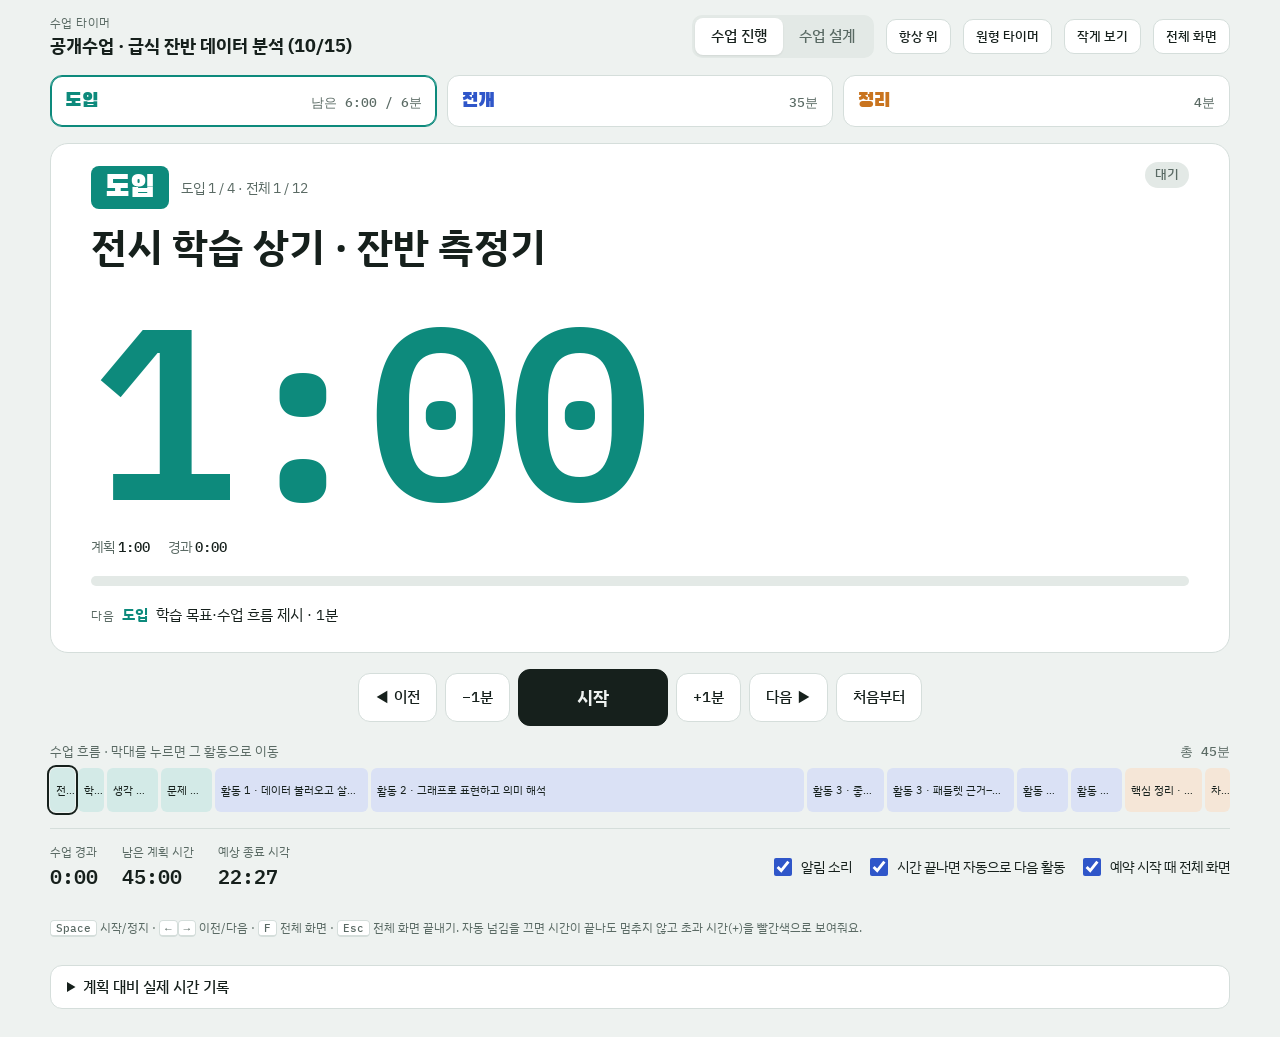
<file: lesson-timer/index.html>
<!doctype html>
<html lang="ko">
<head>
<meta charset="utf-8">
<meta name="viewport" content="width=device-width,initial-scale=1">
<title>수업 타이머</title>
<link rel="stylesheet" href="fonts/fonts.css">
<style>
html{color-scheme:light}body{margin:0}img{max-width:100%}[hidden]{display:none!important}
/* Layout: one-screen classroom display — phase strip, huge countdown, proportional lesson timeline, controls. Second tab edits the plan. */
:root{
  --bg:#eef2f0; --surface:#ffffff; --ink:#16201c; --muted:#5a6a64; --line:#d5dedb; --soft:#e3e9e6;
  --intro:#0d8a7c; --dev:#2f56c9; --wrap:#c9741f; --over:#c6352b;
  --f-display:"Black Han Sans","IBM Plex Sans KR","Apple SD Gothic Neo","Malgun Gothic",sans-serif;
  --f-body:"IBM Plex Sans KR","Apple SD Gothic Neo","Malgun Gothic",system-ui,sans-serif;
  --f-num:"IBM Plex Mono",ui-monospace,"SFMono-Regular",Menlo,Consolas,monospace;
}
@media (prefers-color-scheme: dark){:root:not([data-theme="light"]){
  --bg:#0f1513; --surface:#17201d; --ink:#e7eeeb; --muted:#93a39d; --line:#2a3632; --soft:#202b27;
  --intro:#3cc2b2; --dev:#7d99f2; --wrap:#eea057; --over:#ff6d60; color-scheme:dark}}
:root[data-theme="dark"]{
  --bg:#0f1513; --surface:#17201d; --ink:#e7eeeb; --muted:#93a39d; --line:#2a3632; --soft:#202b27;
  --intro:#3cc2b2; --dev:#7d99f2; --wrap:#eea057; --over:#ff6d60; color-scheme:dark}

*{box-sizing:border-box}
body{background:var(--bg);color:var(--ink);font-family:var(--f-body);font-size:15px;line-height:1.5;
  padding-left:max(16px,env(safe-area-inset-left,0px));padding-right:max(16px,env(safe-area-inset-right,0px));padding-block:14px 28px}
.wrap{max-width:1180px;margin:0 auto;display:flex;flex-direction:column;gap:16px}
.wrap>.wrap{width:100%}
button,input,select{font:inherit;color:inherit}
button{cursor:pointer}
:focus-visible{outline:3px solid var(--dev);outline-offset:2px}
.num{font-family:var(--f-num);font-variant-numeric:tabular-nums}

/* top bar */
.top{display:flex;align-items:center;gap:12px;flex-wrap:wrap}
.brand{display:flex;flex-direction:column;min-width:0;flex:1 1 240px}
.brand small{color:var(--muted);font-size:12px;letter-spacing:.04em}
.brand strong{font-size:18px;font-weight:700;white-space:nowrap;overflow:hidden;text-overflow:ellipsis}
.tabs{display:flex;background:var(--soft);border-radius:10px;padding:3px}
.tabs button{border:0;background:none;padding:7px 16px;border-radius:8px;font-weight:500;color:var(--muted)}
.tabs button[aria-selected="true"]{background:var(--surface);color:var(--ink);box-shadow:0 1px 2px rgb(0 0 0 / .08)}
.iconbtn{border:1px solid var(--line);background:var(--surface);border-radius:10px;padding:7px 12px;font-size:13px;font-weight:500}

/* phase strip */
.phases{display:grid;grid-template-columns:repeat(3,1fr);gap:10px}
.chip{--pc:var(--muted);border:1px solid var(--line);background:var(--surface);border-radius:12px;padding:10px 14px;display:flex;justify-content:space-between;align-items:baseline;gap:8px;min-width:0;position:relative;overflow:hidden}
.chip::before{content:"";position:absolute;inset:0 auto 0 0;width:var(--p,0%);background:var(--pc);opacity:.12;transition:width .3s}
.chip b{font-family:var(--f-display);font-weight:400;font-size:20px;color:var(--pc);position:relative}
.chip span{color:var(--muted);font-size:13px;position:relative;white-space:nowrap}
.chip.active{border-color:var(--pc);box-shadow:inset 0 0 0 1px var(--pc)}
.chip.done b{opacity:.55}
.chip[data-p="0"]{--pc:var(--intro)} .chip[data-p="1"]{--pc:var(--dev)} .chip[data-p="2"]{--pc:var(--wrap)}

/* stage */
.stage{--pc:var(--intro);background:var(--surface);border:1px solid var(--line);border-radius:18px;padding:22px clamp(16px,4vw,40px) 26px;display:flex;flex-direction:column;gap:6px;position:relative;overflow:hidden}
.stage[data-p="1"]{--pc:var(--dev)} .stage[data-p="2"]{--pc:var(--wrap)}
.stage::after{content:"";position:absolute;inset:0;background:var(--pc);opacity:0;pointer-events:none}
.stage.flash::after{animation:flash 1.6s ease-out}
@keyframes flash{0%,40%{opacity:.22}100%{opacity:0}}
.stage-head{display:flex;align-items:center;gap:12px;flex-wrap:wrap}
.badge{font-family:var(--f-display);font-size:clamp(22px,3vw,30px);color:#fff;background:var(--pc);padding:2px 14px 0;border-radius:8px;line-height:1.35}
.step{color:var(--muted);font-size:14px}
.act{font-size:clamp(24px,3.6vw,40px);font-weight:700;line-height:1.25;text-wrap:balance;margin:6px 0 0}
.clock{font-family:var(--f-num);font-weight:600;font-variant-numeric:tabular-nums;letter-spacing:-.03em;line-height:1;
  font-size:clamp(76px,min(19vw,30vh),270px);color:var(--ink);margin:6px 0 4px}
.clock.warn{color:var(--pc)}
.clock.over{color:var(--over)}
.sub{display:flex;gap:18px;flex-wrap:wrap;color:var(--muted);font-size:14px}
.sub b{color:var(--ink);font-weight:500}
.bar{height:10px;background:var(--soft);border-radius:99px;overflow:hidden;margin-top:12px}
.bar i{display:block;height:100%;width:0;background:var(--pc);border-radius:99px;transition:width .2s linear}
.bar.over i{background:var(--over)}
.next{display:flex;gap:8px;align-items:baseline;flex-wrap:wrap;margin-top:12px;font-size:15px}
.next .lbl{font-size:12px;letter-spacing:.06em;color:var(--muted);text-transform:uppercase}
.next .tag{font-weight:700}
.status{position:absolute;top:18px;right:clamp(16px,4vw,40px);font-size:13px;font-weight:500;padding:3px 10px;border-radius:99px;background:var(--soft);color:var(--muted)}
.status.on{background:var(--pc);color:#fff}

/* controls */
.controls{display:flex;gap:8px;flex-wrap:wrap;justify-content:center;align-items:center}
.btn{border:1px solid var(--line);background:var(--surface);border-radius:12px;padding:12px 16px;font-weight:500;min-width:64px}
.btn:hover{border-color:var(--muted)}
.btn.primary{background:var(--ink);color:var(--bg);border-color:var(--ink);font-size:18px;font-weight:700;padding:14px 34px;min-width:150px}
.btn.danger.armed{background:var(--over);border-color:var(--over);color:#fff}

/* timeline */
.tl{display:flex;flex-direction:column;gap:6px}
.tl-head{display:flex;justify-content:space-between;color:var(--muted);font-size:13px;gap:8px;flex-wrap:wrap}
.tl-track{display:flex;gap:3px;height:44px}
.seg{--pc:var(--intro);flex:1 1 0;min-width:6px;border:0;padding:0;border-radius:6px;background:color-mix(in srgb,var(--pc) 18%,var(--surface));position:relative;overflow:hidden;text-align:left}
.seg[data-p="1"]{--pc:var(--dev)} .seg[data-p="2"]{--pc:var(--wrap)}
.seg i{position:absolute;inset:0 auto 0 0;width:0;background:var(--pc);opacity:.85}
.seg em{position:relative;font-style:normal;font-size:11px;padding:0 6px;line-height:44px;white-space:nowrap;overflow:hidden;text-overflow:ellipsis;display:block;color:var(--ink)}
.seg.cur{outline:2px solid var(--ink);outline-offset:1px}
.seg.overdone i{background:var(--over)}

.meta{display:flex;gap:10px 24px;flex-wrap:wrap;align-items:center;justify-content:space-between;border-top:1px solid var(--line);padding-top:14px}
.stats{display:flex;gap:24px;flex-wrap:wrap}
.stat small{display:block;color:var(--muted);font-size:12px}
.stat b{font-size:20px}
.toggles{display:flex;gap:14px;flex-wrap:wrap;font-size:14px}
.toggles label{display:flex;gap:6px;align-items:center;cursor:pointer}
.toggles input{width:18px;height:18px;accent-color:var(--dev)}
.keys{color:var(--muted);font-size:12px}
kbd{font-family:var(--f-num);font-size:11px;border:1px solid var(--line);border-bottom-width:2px;border-radius:4px;padding:0 5px;background:var(--surface)}

details.log{background:var(--surface);border:1px solid var(--line);border-radius:12px;padding:10px 16px}
details.log summary{cursor:pointer;font-weight:500}
.tablewrap{overflow-x:auto;margin-top:10px}
table{border-collapse:collapse;width:100%;font-size:14px}
th,td{text-align:left;padding:6px 10px;border-bottom:1px solid var(--line);white-space:nowrap}
th{color:var(--muted);font-weight:500;font-size:12px}
td.r,th.r{text-align:right}
.plus{color:var(--over)} .minus{color:var(--intro)}

/* editor */
.ed-top{display:grid;grid-template-columns:minmax(0,1fr) auto;gap:12px;align-items:end}
.field{display:flex;flex-direction:column;gap:4px;min-width:0}
.field label{font-size:12px;color:var(--muted)}
.field input,.field select{border:1px solid var(--line);background:var(--surface);border-radius:10px;padding:9px 12px;min-width:0}
.plans{display:flex;gap:8px;flex-wrap:wrap;align-items:end}
.sum{background:var(--surface);border:1px solid var(--line);border-radius:14px;padding:14px 16px;display:flex;flex-direction:column;gap:10px}
.sum-row{display:flex;justify-content:space-between;gap:12px;flex-wrap:wrap;align-items:center}
.sum-row .num{font-size:22px}
.ok{color:var(--intro);font-weight:500} .bad{color:var(--over);font-weight:500}
.sumbar{display:flex;height:12px;border-radius:99px;overflow:hidden;background:var(--soft)}
.sumbar i:nth-child(1){background:var(--intro)} .sumbar i:nth-child(2){background:var(--dev)} .sumbar i:nth-child(3){background:var(--wrap)}
.target{display:flex;gap:8px;align-items:center;font-size:14px;color:var(--muted)}
.target input{width:72px;border:1px solid var(--line);background:var(--surface);border-radius:8px;padding:5px 8px}
.pcards{display:grid;grid-template-columns:repeat(3,minmax(0,1fr));gap:12px;align-items:start}
.pcard{--pc:var(--intro);background:var(--surface);border:1px solid var(--line);border-top:4px solid var(--pc);border-radius:12px;padding:14px;display:flex;flex-direction:column;gap:10px;min-width:0}
.pcard[data-p="1"]{--pc:var(--dev)} .pcard[data-p="2"]{--pc:var(--wrap)}
.pcard h3{margin:0;display:flex;justify-content:space-between;align-items:baseline}
.pcard h3 b{font-family:var(--f-display);font-weight:400;font-size:24px;color:var(--pc)}
.pcard h3 span{font-size:14px;color:var(--muted);font-weight:500}
.row{display:grid;grid-template-columns:minmax(0,1fr) 70px auto;gap:6px;align-items:center}
.row input{border:1px solid var(--line);background:var(--bg);border-radius:8px;padding:7px 9px;min-width:0;width:100%}
.row input[type=number]{text-align:right}
.rowbtns{display:flex;gap:2px}
.mini{border:0;background:none;color:var(--muted);padding:4px 6px;border-radius:6px;font-size:13px}
.mini:hover{background:var(--soft);color:var(--ink)}
.mini:disabled{opacity:.3;cursor:default}
.add{border:1px dashed var(--line);background:none;border-radius:8px;padding:8px;color:var(--muted);font-weight:500}
.add:hover{border-color:var(--pc);color:var(--pc)}
.note{color:var(--muted);font-size:13px;margin:0}
.unit{font-size:11px;color:var(--muted);text-align:right;margin-top:-6px;padding-right:calc(100% - 100% + 0px)}
.xl{display:flex;gap:8px;flex-wrap:wrap;align-items:center;background:var(--surface);border:1px solid var(--line);border-radius:14px;padding:12px 16px}
.xl strong{font-size:14px;margin-right:4px}
.xl .iconbtn{cursor:pointer}
.xl input[type=file]{position:absolute;width:1px;height:1px;opacity:0;pointer-events:none}
.xlmsg{flex-basis:100%;margin:0;font-size:13px;color:var(--muted)}
.xlmsg.ok{color:var(--intro)} .xlmsg.bad{color:var(--over)}
.empty{padding:40px;text-align:center;color:var(--muted)}

/* auto start */
.sbar{display:flex;align-items:center;gap:12px;flex-wrap:wrap;background:var(--surface);border:2px solid var(--dev);border-radius:14px;padding:12px 16px}
.sbar .sb-txt{flex:1 1 220px;display:flex;flex-direction:column;min-width:0}
.sbar .sb-txt b{font-size:17px}
.sbar .sb-txt span{color:var(--muted);font-size:14px}
.sbar .sb-left{font-family:var(--f-num);font-variant-numeric:tabular-nums;font-size:26px;font-weight:600;color:var(--dev)}
.sbar .btn{padding:9px 14px}
.sched{display:flex;flex-direction:column;gap:10px;background:var(--surface);border:1px solid var(--line);border-radius:14px;padding:12px 16px}
.sched-head{display:flex;gap:8px;align-items:baseline;flex-wrap:wrap}
.sched-head strong{font-size:14px}
.srow{display:flex;gap:8px;align-items:center;flex-wrap:wrap}
.srow>span{font-size:13px;color:var(--muted);min-width:44px}
.srow input{border:1px solid var(--line);background:var(--bg);border-radius:8px;padding:6px 9px;min-width:0}
.srow em{font-style:normal;font-size:12px;color:var(--muted)}
.srow em.bad{color:var(--over)}
.sched-foot{display:flex;gap:8px;align-items:center;flex-wrap:wrap}

/* always on top + mini view */
.iconbtn[aria-pressed="true"]{background:var(--ink);color:var(--bg);border-color:var(--ink)}
#mini{display:none;--pc:var(--intro)}
body.mini{padding:8px 10px;overflow:hidden}
body.mini>.wrap{display:none}
body.mini #mini{display:flex;flex-direction:column;gap:6px;height:calc(100vh - 16px)}
#mini[data-p="1"]{--pc:var(--dev)} #mini[data-p="2"]{--pc:var(--wrap)}
.m-row{flex:1 1 auto;display:flex;align-items:center;gap:10px;min-height:0;position:relative}
.m-badge{font-family:var(--f-display);color:#fff;background:var(--pc);border-radius:7px;padding:2px 9px 0;font-size:clamp(14px,6vh,24px);line-height:1.35;flex:none}
.m-clock{flex:1 1 auto;font-family:var(--f-num);font-weight:600;font-variant-numeric:tabular-nums;letter-spacing:-.03em;line-height:1;
  font-size:clamp(28px,min(48vh,17vw),160px);white-space:nowrap;color:var(--ink)}
.m-clock.warn{color:var(--pc)} .m-clock.over{color:var(--over)}
.m-dial{display:none;height:100%;aspect-ratio:1;flex:none}
.m-dial svg{width:100%;height:100%;display:block}
.m-dial .face{fill:var(--surface);stroke:var(--line);stroke-width:1.5}
.m-dial .wedge{fill:var(--pc)}
body.mini.pomo #pomo{display:none}
body.mini.pomo .m-dial{display:block}
#mini.warn .m-dial .wedge{animation:pulse 1s ease-in-out infinite}
#mini.over .m-dial .face{stroke:var(--over);stroke-width:4}
.m-btns button[aria-pressed="true"]{background:var(--ink);color:var(--bg);border-color:var(--ink)}
.m-btns{position:absolute;top:0;right:0;display:flex;gap:4px;opacity:0;transition:opacity .15s}
body.mini:hover .m-btns,.m-btns:focus-within{opacity:1}
.m-btns button{border:1px solid var(--line);background:var(--surface);border-radius:8px;padding:3px 9px;font-size:13px;font-weight:500}
.m-act{flex:none;font-weight:700;font-size:clamp(14px,min(11vh,6vw),30px);line-height:1.25;white-space:nowrap;overflow:hidden;text-overflow:ellipsis;color:var(--ink)}
.m-act small{font-weight:500;color:var(--muted);font-size:.7em;margin-left:6px}
.m-track{flex:0 0 clamp(12px,14vh,24px);height:auto}
.m-track .seg{border-radius:4px;min-width:3px}
.m-track .seg em{display:none}
.m-track .seg.cur{outline-width:2px}


/* pomodoro (circle) view */
#pomo{display:none;--pc:var(--intro)}
body.pomo{overflow:hidden}
body.pomo>.wrap{display:none}
body.pomo #pomo{display:flex;flex-direction:column;gap:clamp(6px,1.6vh,16px);height:calc(100vh - 42px);max-width:1400px;margin:0 auto}
#pomo[data-p="1"]{--pc:var(--dev)} #pomo[data-p="2"]{--pc:var(--wrap)}
.p-head{display:flex;align-items:center;gap:14px;min-width:0}
.p-head .badge{flex:none}
.p-act{font-size:clamp(22px,min(5vh,4vw),52px);font-weight:700;line-height:1.2;white-space:nowrap;overflow:hidden;text-overflow:ellipsis;min-width:0}
.p-main{flex:1 1 auto;min-height:0;display:flex;align-items:center;justify-content:center;gap:clamp(16px,4vw,64px)}
.p-dial{height:100%;max-height:100%;aspect-ratio:1;max-width:58vw}
.p-dial svg{width:100%;height:100%;display:block}
.p-dial .face{fill:var(--surface);stroke:var(--line);stroke-width:.6}
.p-dial .wedge{fill:var(--pc)}
.p-dial .tick{stroke:var(--muted);stroke-width:.5;opacity:.6}
.p-dial .hub{fill:var(--surface);stroke:var(--line);stroke-width:.6}
#pomo.warn .wedge{animation:pulse 1s ease-in-out infinite}
#pomo.over .face{stroke:var(--over);stroke-width:2}
@keyframes pulse{50%{opacity:.55}}
@media (prefers-reduced-motion:reduce){#pomo.warn .wedge{animation:none}}
.p-side{display:flex;flex-direction:column;gap:8px;min-width:0}
.p-clock{font-family:var(--f-num);font-weight:600;font-variant-numeric:tabular-nums;letter-spacing:-.03em;line-height:1;font-size:clamp(56px,min(16vh,12vw),220px);color:var(--ink)}
#pomo.warn .p-clock{color:var(--pc)} #pomo.over .p-clock{color:var(--over)}
.p-plan{color:var(--muted);font-size:clamp(14px,2vh,20px)}
.p-foot{display:flex;flex-direction:column;gap:6px;flex:none}
.p-foot .tl-track{height:clamp(14px,3vh,28px)}
.p-foot .seg em{display:none}
.p-info{display:flex;justify-content:space-between;gap:12px;flex-wrap:wrap;color:var(--muted);font-size:13px}
.p-info b{color:var(--ink);font-weight:500}
.p-btns{position:fixed;right:16px;top:12px;display:flex;gap:6px;opacity:.15;transition:opacity .15s;z-index:2}
body.pomo:hover .p-btns,.p-btns:focus-within{opacity:1}
.p-btns button{border:1px solid var(--line);background:var(--surface);border-radius:10px;padding:7px 12px;font-size:14px;font-weight:500}
@media (max-aspect-ratio:1/1){.p-main{flex-direction:column}.p-dial{height:auto;width:min(80vw,55vh);max-width:none}.p-side{align-items:center}}
@media (max-width:820px){.pcards{grid-template-columns:1fr}.ed-top{grid-template-columns:1fr}}
@media (max-width:560px){
  .phases{gap:6px}.chip{padding:8px 10px;flex-direction:column;gap:0}.chip b{font-size:17px}.chip span{font-size:12px}
  .status{position:static;align-self:flex-start}
  .seg em{display:none}
  .btn{padding:10px 12px;min-width:0}.btn.primary{padding:12px 22px;min-width:120px}
}
@media (prefers-reduced-motion:reduce){.stage.flash::after{animation:none}.bar i,.chip::before{transition:none}}
:fullscreen body,body:fullscreen{padding-block:20px}
</style>
</head>
<body>

<div class="wrap">
  <header class="top">
    <div class="brand"><small>수업 타이머</small><strong id="planName">45분 기본 수업 (예시)</strong></div>
    <div class="tabs" role="tablist">
      <button id="tabRun" role="tab" aria-selected="true">수업 진행</button>
      <button id="tabEdit" role="tab" aria-selected="false">수업 설계</button>
    </div>
    <button class="iconbtn" id="topBtn" aria-pressed="false" title="다른 프로그램 위에 항상 띄우기 (T)">항상 위</button>
    <button class="iconbtn" id="pomoBtn" aria-pressed="false" title="원형 타이머 화면으로 바꾸기 (P)">원형 타이머</button>
    <button class="iconbtn" id="miniBtn" title="작게 보기: 시간과 흐름만 (M)">작게 보기</button>
    <button class="iconbtn" id="fsBtn" title="전체 화면 (F)">전체 화면</button>
  </header>

  <!-- RUN -->
  <main id="run" class="wrap" style="padding:0">
    <div class="phases" id="chips"></div>

    <div class="empty" id="emptyMsg" hidden>아직 활동이 없어요. ‘수업 설계’에서 도입·전개·정리 활동과 시간을 넣어 주세요.</div>
    <section class="stage" id="stage">
      <span class="status" id="status">대기</span>
      <div class="stage-head"><span class="badge" id="badge">도입</span><span class="step" id="step">1 / 3</span></div>
      <p class="act" id="act">활동</p>
      <div class="clock" id="clock">0:00</div>
      <div class="sub">
        <span>계획 <b class="num" id="planT">0:00</b></span>
        <span>경과 <b class="num" id="elT">0:00</b></span>
      </div>
      <div class="bar" id="bar"><i></i></div>
      <div class="next" id="next"></div>
    </section>

    <div class="sbar" id="schedBar" hidden>
      <div class="sb-txt"><b id="sbWhen"></b><span id="sbPlan"></span></div>
      <div class="sb-left" id="sbLeft"></div>
      <button class="btn" id="sbNow">지금 시작</button>
      <button class="btn" id="sbSkip">이번 예약 건너뛰기</button>
    </div>

    <div class="controls">
      <button class="btn" id="prevBtn" title="이전 활동 (←)">◀ 이전</button>
      <button class="btn" id="minusBtn">−1분</button>
      <button class="btn primary" id="playBtn" title="시작/일시정지 (Space)">시작</button>
      <button class="btn" id="plusBtn">+1분</button>
      <button class="btn" id="nextBtn" title="다음 활동 (→)">다음 ▶</button>
      <button class="btn danger" id="resetBtn">처음부터</button>
    </div>

    <section class="tl">
      <div class="tl-head"><span>수업 흐름 · 막대를 누르면 그 활동으로 이동</span><span class="num" id="tlTotal"></span></div>
      <div class="tl-track" id="track"></div>
    </section>

    <div class="meta">
      <div class="stats">
        <div class="stat"><small>수업 경과</small><b class="num" id="totEl">0:00</b></div>
        <div class="stat"><small>남은 계획 시간</small><b class="num" id="totRem">0:00</b></div>
        <div class="stat"><small>예상 종료 시각</small><b class="num" id="endAt">--:--</b></div>
      </div>
      <div class="toggles">
        <label><input type="checkbox" id="optSound"> 알림 소리</label>
        <label><input type="checkbox" id="optAuto"> 시간 끝나면 자동으로 다음 활동</label>
        <label><input type="checkbox" id="optFs"> 예약 시작 때 전체 화면</label>
      </div>
    </div>
    <p class="keys"><kbd>Space</kbd> 시작/정지 · <kbd>←</kbd><kbd>→</kbd> 이전/다음 · <kbd>F</kbd> 전체 화면 · <kbd>Esc</kbd> 전체 화면 끝내기. 자동 넘김을 끄면 시간이 끝나도 멈추지 않고 초과 시간(+)을 빨간색으로 보여줘요.</p>

    <details class="log" id="logBox">
      <summary>계획 대비 실제 시간 기록</summary>
      <div class="tablewrap"><table><thead><tr><th>단계</th><th>활동</th><th class="r">계획</th><th class="r">실제</th><th class="r">차이</th></tr></thead><tbody id="logBody"></tbody></table></div>
    </details>
  </main>

  <!-- EDIT -->
  <main id="edit" class="wrap" style="padding:0" hidden>
    <div class="ed-top">
      <div class="field"><label for="titleIn">수업 이름</label><input id="titleIn" maxlength="60"></div>
      <div class="plans">
        <div class="field"><label for="planSel">저장된 수업</label><select id="planSel"></select></div>
        <button class="iconbtn" id="newPlan">새 수업</button>
        <button class="iconbtn" id="dupPlan">복제</button>
        <button class="iconbtn danger" id="delPlan">삭제</button>
      </div>
    </div>

    <div class="xl">
      <strong>엑셀</strong>
      <label class="iconbtn" for="xlIn">엑셀 불러오기</label>
      <input type="file" id="xlIn" accept=".xlsx,.xls,.csv">
      <button class="iconbtn" id="xlOne">이 수업 엑셀로 저장</button>
      <button class="iconbtn" id="xlAll">모든 수업 엑셀로 저장</button>
      <p class="xlmsg" id="xlMsg" role="status">저장한 엑셀이 곧 양식이에요. 시트마다 수업 하나씩, 단계·활동·시간(분) 열을 고쳐서 다시 불러오면 돼요. 같은 이름의 수업은 덮어써요.</p>
    </div>

    <div class="sched">
      <div class="sched-head"><strong>자동 시작 시각</strong><span class="note">정한 시각이 되면 이 수업이 저절로 시작돼요. 날짜를 비우면 매일 그 시각이에요.</span></div>
      <div id="schedRows"></div>
      <div class="sched-foot">
        <button class="iconbtn" id="taskBtn">컴퓨터 자동 실행 예약 적용</button>
        <p class="xlmsg" id="schedMsg" role="status" style="flex-basis:auto;flex:1 1 260px">버튼을 누르면 시작 5분 전에 이 프로그램이 저절로 켜지도록 윈도우 작업 스케줄러에 예약해요. 프로그램을 미리 켜 두면 누르지 않아도 돼요.</p>
      </div>
    </div>

    <div class="sum">
      <div class="sum-row">
        <div>총 <span class="num" id="sumTot">45</span>분 <span id="sumMsg"></span></div>
        <div class="target"><label for="targetIn">차시 시간</label><input type="number" id="targetIn" min="1" max="200" step="1"> 분</div>
      </div>
      <div class="sumbar" id="sumBar"><i></i><i></i><i></i></div>
    </div>

    <div class="pcards" id="pcards"></div>
    <p class="note">시간은 분 단위예요. 0.5를 넣으면 30초가 돼요. 설계를 바꾸고 ‘수업 진행’으로 돌아가면 타이머가 처음부터 다시 준비돼요. 설계 내용은 이 컴퓨터에 자동 저장돼요.</p>
  </main>
</div>


<div id="pomo" aria-label="원형 타이머">
  <div class="p-btns">
    <button id="pPlay" title="시작/일시정지 (Space)">❚❚</button>
    <button id="pNext" title="다음 활동 (→)">다음 ▶</button>
    <button id="pMini" title="작게 보기 (M)">작게 보기</button>
    <button id="pBack" title="수업 화면으로 (P)">수업 화면</button>
  </div>
  <div class="p-head"><span class="badge" id="pBadge">전개</span><span class="p-act" id="pAct"></span></div>
  <div class="p-main">
    <div class="p-dial"><svg viewBox="0 0 100 100" aria-hidden="true"><circle class="face" cx="50" cy="50" r="48"/><g id="pTicks"></g><path class="wedge" id="pWedge"/><circle class="hub" cx="50" cy="50" r="4"/></svg></div>
    <div class="p-side"><div class="p-clock" id="pClock">0:00</div><div class="p-plan" id="pPlan"></div></div>
  </div>
  <div class="p-foot">
    <div class="tl-track" id="pTrack"></div>
    <div class="p-info"><span>다음 <b id="pNextName"></b></span><span>수업 남은 시간 <b class="num" id="pRem"></b></span></div>
  </div>
</div>
<div id="mini" aria-label="작게 보기">
  <div class="m-row">
    <div class="m-dial"><svg viewBox="0 0 100 100" aria-hidden="true"><circle class="face" cx="50" cy="50" r="48"/><path class="wedge" id="mWedge"/></svg></div>
    <span class="m-badge" id="mBadge">도입</span>
    <span class="m-clock" id="mClock">0:00</span>
    <div class="m-btns">
      <button id="mPlay" title="시작/일시정지 (Space)">▶</button>
      <button id="mNext" title="다음 활동 (→)">다음</button>
      <button id="mPomo" aria-pressed="false" title="원형 타이머 켜기/끄기 (P)">원형</button>
      <button id="mBig" title="크게 보기 (M)">크게</button>
    </div>
  </div>
  <div class="m-act" id="mAct"></div>
  <div class="tl-track m-track" id="mTrack"></div>
</div>

<script src="js/neutralino.js"></script>
<script src="js/xlsx.full.min.js"></script>
<script>
(async function(){
const KEY='lessonTimer.v1';
const PN=['도입','전개','정리'];
const OPEN={id:'open-20261015',title:'공개수업 · 급식 잔반 데이터 분석 (10/15)',target:45,phases:[
  {items:[{name:'전시 학습 상기 · 잔반 측정기',min:1},{name:'학습 목표·수업 흐름 제시',min:1},{name:'생각 열기 · 가장 많이 남는 음식은?',min:2},{name:'문제 정의 · 이 데이터로 무엇을 할까?',min:2}]},
  {items:[{name:'활동 1 · 데이터 불러오고 살펴보기',min:6},{name:'활동 2 · 그래프로 표현하고 의미 해석',min:17},{name:'활동 3 · 좋은 방안 조건 안내·시범',min:3},{name:'활동 3 · 패들렛 근거–방안–이유 게시',min:5},{name:'활동 3 · 댓글·좋아요',min:2},{name:'활동 3 · 방안 보완·정리',min:2}]},
  {items:[{name:'핵심 정리 · 5단계 + O/X',min:3},{name:'차시 예고 · 7차시',min:1}]}]};
const DEFAULT={title:'45분 기본 수업 (예시)',target:45,phases:[
  {items:[{name:'인사·출석 확인',min:1},{name:'동기 유발',min:3},{name:'학습 목표 제시',min:1}]},
  {items:[{name:'개념 설명',min:10},{name:'활동 1 · 짝 활동',min:13},{name:'활동 2 · 결과 공유',min:10}]},
  {items:[{name:'핵심 내용 정리',min:4},{name:'형성평가',min:2},{name:'차시 예고',min:1}]}]};
const clone=o=>JSON.parse(JSON.stringify(o));
const $=id=>document.getElementById(id);

const NL=!!(window.NL_PORT&&window.Neutralino);let dataFile=null,saveT=null;
let loaded=null;
if(NL){try{Neutralino.init();
  const dir=(await Neutralino.os.getPath('data')).replace(/\\/g,'/')+'/LessonTimer';
  try{await Neutralino.filesystem.createDirectory(dir);}catch(e){}
  dataFile=dir+'/plans.json';
  /* single instance for scheduled launches: if a timer is already open, the scheduled copy quits */
  const hb=dir+'/running.txt';
  if((window.NL_ARGS||[]).includes('--scheduled')){
    let t=0;try{t=parseInt(await Neutralino.filesystem.readFile(hb),10)||0;}catch(e){}
    if(Date.now()-t<90000){await Neutralino.app.exit();return;}
  }
  const beat=()=>Neutralino.filesystem.writeFile(hb,String(Date.now())).catch(()=>{});
  beat();setInterval(beat,15000);
  Neutralino.events.on('windowClose',async()=>{try{await Neutralino.filesystem.writeFile(hb,'0');}catch(e){}Neutralino.app.exit();});
  try{loaded=JSON.parse(await Neutralino.filesystem.readFile(dataFile));}catch(e){}
}catch(e){}}
let store=(function(){if(loaded&&Array.isArray(loaded.plans)&&loaded.plans.length)return loaded;try{const s=JSON.parse(localStorage.getItem(KEY));if(s&&Array.isArray(s.plans)&&s.plans.length)return s;}catch(e){}
  return {plans:[clone(DEFAULT)],cur:0,sound:true,auto:true};})();
if(!store.plans.some(p=>p.id===OPEN.id)){store.plans.unshift(clone(OPEN));store.cur=0;}
if(store.cur>=store.plans.length)store.cur=0;
const newId=()=>'p'+Date.now().toString(36)+Math.random().toString(36).slice(2,6);
function ensure(){const seen=new Set();store.plans.forEach(p=>{if(!p.id||seen.has(p.id))p.id=newId();seen.add(p.id);if(!Array.isArray(p.starts))p.starts=[];});
  if(!store.fired||typeof store.fired!=='object')store.fired={};if(store.fs===undefined)store.fs=true;
  if(!store.autoDef){store.auto=true;store.autoDef=1;}}
ensure();
const save=()=>{try{localStorage.setItem(KEY,JSON.stringify(store));}catch(e){}
  if(dataFile){clearTimeout(saveT);saveT=setTimeout(()=>{Neutralino.filesystem.writeFile(dataFile,JSON.stringify(store)).catch(()=>{});},400);}};
const plan=()=>store.plans[store.cur];

/* ---------- run state ---------- */
let segs=[],cur=0,el=[],alerted=[],running=false,last=performance.now(),dirty=false,wake=null;

function build(){
  segs=[];
  plan().phases.forEach((p,pi)=>p.items.forEach(it=>{const m=Math.max(0,+it.min||0);if(m>0)segs.push({pi,name:(it.name||'').trim()||'(이름 없는 활동)',ms:Math.round(m*60000),planMs:Math.round(m*60000)});}));
  cur=0;el=segs.map(()=>0);alerted=segs.map(()=>false);setRunning(false);
  renderRun();
}

function fmt(ms,mode){ // mode 'down' rounds up, otherwise floor
  const neg=ms<0;ms=Math.abs(ms);
  let s=mode==='down'&&!neg?Math.ceil(ms/1000):Math.floor(ms/1000);
  const h=Math.floor(s/3600),m=Math.floor(s%3600/60),sec=s%60;
  return (neg?'+':'')+(h?h+':'+String(m).padStart(2,'0'):m)+':'+String(sec).padStart(2,'0');
}
const mins=ms=>{const m=ms/60000;return (Math.round(m*10)/10)+'분';};

function setRunning(v){
  running=v;last=performance.now();
  $('playBtn').textContent=v?'일시정지':(el.some(x=>x>0)?'계속':'시작');
  $('status').textContent=v?'진행 중':(el.some(x=>x>0)?'일시정지':'대기');
  $('status').classList.toggle('on',v);
  $('mPlay').textContent=v?'❚❚':'▶';$('pPlay').textContent=v?'❚❚':'▶';
  if(v){try{navigator.wakeLock&&navigator.wakeLock.request('screen').then(l=>wake=l).catch(()=>{});}catch(e){}}
  else if(wake){wake.release().catch(()=>{});wake=null;}
}

function go(i){
  if(!segs.length)return;
  cur=Math.max(0,Math.min(segs.length-1,i));
  renderRun();
}

function renderRun(){
  $('planName').textContent=plan().title||'이름 없는 수업';
  const stage=$('stage'),track=$('track'),chips=$('chips');
  chips.innerHTML='';track.innerHTML='';$('mTrack').innerHTML='';$('pTrack').innerHTML='';
  $('emptyMsg').hidden=!!segs.length;stage.hidden=!segs.length;
  if(!segs.length)return;
  PN.forEach((n,pi)=>{
    const c=document.createElement('div');c.className='chip';c.dataset.p=pi;c.id='chip'+pi;
    c.innerHTML='<b>'+n+'</b><span class="num"></span>';chips.appendChild(c);
  });
  segs.forEach((s,i)=>{
    const b=document.createElement('button');b.className='seg';b.dataset.p=s.pi;b.style.flexGrow=s.ms;
    b.title=PN[s.pi]+' · '+s.name+' ('+mins(s.ms)+')';
    b.innerHTML='<i></i><em></em>';b.querySelector('em').textContent=s.name;
    b.onclick=()=>go(i);track.appendChild(b);
    const mb=b.cloneNode(true);mb.onclick=()=>go(i);$('mTrack').appendChild(mb);
    const pb=b.cloneNode(true);pb.onclick=()=>go(i);$('pTrack').appendChild(pb);
  });
  const s=segs[cur];
  stage.dataset.p=s.pi;$('mini').dataset.p=s.pi;$('pomo').dataset.p=s.pi;
  $('pBadge').textContent=PN[s.pi];$('pAct').textContent=s.name;$('pAct').title=s.name;
  $('pNextName').textContent=segs[cur+1]?segs[cur+1].name+' · '+mins(segs[cur+1].ms):'수업 마무리';
  drawTicks(s.ms);
  $('badge').textContent=PN[s.pi];$('mBadge').textContent=PN[s.pi];
  const inPhase=segs.filter(x=>x.pi===s.pi);
  $('step').textContent=PN[s.pi]+' '+(inPhase.indexOf(s)+1)+' / '+inPhase.length+' · 전체 '+(cur+1)+' / '+segs.length;
  $('act').textContent=s.name;
  $('mAct').textContent=s.name;$('mAct').title=s.name;
  const nx=segs[cur+1],nb=$('next');
  nb.innerHTML='';
  const l=document.createElement('span');l.className='lbl';l.textContent='다음';nb.appendChild(l);
  const t=document.createElement('span');
  if(nx){
    const tag=document.createElement('span');tag.className='tag';tag.style.color='var(--'+['intro','dev','wrap'][nx.pi]+')';
    tag.textContent=nx.pi!==s.pi?PN[nx.pi]+' 시작':PN[nx.pi];nb.appendChild(tag);
    t.textContent=nx.name+' · '+mins(nx.ms);
  }else t.textContent='수업 마무리';
  nb.appendChild(t);
  $('prevBtn').disabled=cur===0;$('nextBtn').disabled=cur===segs.length-1;
  $('tlTotal').textContent='총 '+mins(segs.reduce((a,x)=>a+x.ms,0));
  renderLog();renderLive();
}

function renderLive(){
  if(!segs.length||!$('clock'))return;
  const s=segs[cur],rem=s.ms-el[cur];
  const clock=$('clock');
  clock.textContent=fmt(rem,'down');
  clock.classList.toggle('over',rem<0);
  clock.classList.toggle('warn',rem>=0&&rem<=60000);
  const mc=$('mClock');mc.textContent=clock.textContent;mc.classList.toggle('over',rem<0);mc.classList.toggle('warn',rem>=0&&rem<=60000);
  $('planT').textContent=fmt(s.ms);$('elT').textContent=fmt(el[cur]);
  $('bar').classList.toggle('over',rem<0);
  $('bar').firstElementChild.style.width=Math.min(100,s.ms?el[cur]/s.ms*100:100)+'%';
  [$('track'),$('mTrack'),$('pTrack')].forEach(tr=>{const segEls=tr.children;
  segs.forEach((x,i)=>{const e=segEls[i];if(!e)return;
    e.firstElementChild.style.width=Math.min(100,x.ms?el[i]/x.ms*100:100)+'%';
    e.classList.toggle('cur',i===cur);e.classList.toggle('overdone',el[i]>x.ms);});});
  PN.forEach((n,pi)=>{
    const c=$('chip'+pi);if(!c)return;
    let pm=0,pe=0,idx=[];segs.forEach((x,i)=>{if(x.pi===pi){pm+=x.ms;pe+=Math.min(el[i],x.ms);idx.push(i);}});
    const active=s.pi===pi,done=idx.length&&idx[idx.length-1]<cur;
    c.classList.toggle('active',active);c.classList.toggle('done',!!done);
    c.style.setProperty('--p',(pm?pe/pm*100:0)+'%');
    c.lastElementChild.textContent=!idx.length?'활동 없음':done?'완료 · '+mins(pm):active?'남은 '+fmt(pm-pe,'down')+' / '+mins(pm):mins(pm);
  });
  const total=el.reduce((a,x)=>a+x,0);
  let remain=0;segs.forEach((x,i)=>{if(i>=cur)remain+=Math.max(0,x.ms-el[i]);});
  $('totEl').textContent=fmt(total);$('totRem').textContent=fmt(remain,'down');
  const mi=$('mini');mi.classList.toggle('over',rem<0);mi.classList.toggle('warn',rem>=0&&rem<=60000);
  if(pomo){const po=$('pomo');$('mWedge').setAttribute('d',wedge(s.ms?Math.max(0,rem)/s.ms:0));$('pClock').textContent=clock.textContent;
    po.classList.toggle('over',rem<0);po.classList.toggle('warn',rem>=0&&rem<=60000);
    $('pWedge').setAttribute('d',wedge(s.ms?Math.max(0,rem)/s.ms:0));
    $('pPlan').textContent='계획 '+mins(s.ms)+' · 경과 '+fmt(el[cur]);$('pRem').textContent=fmt(remain,'down');}
  const d=new Date(Date.now()+remain);
  $('endAt').textContent=String(d.getHours()).padStart(2,'0')+':'+String(d.getMinutes()).padStart(2,'0');
  if($('logBox').open&&running&&Math.floor(performance.now()/1000)!==renderLive._s){renderLive._s=Math.floor(performance.now()/1000);renderLog();}
}

function renderLog(){
  const tb=$('logBody');tb.innerHTML='';
  segs.forEach((s,i)=>{
    const tr=document.createElement('tr');
    const diff=el[i]-s.planMs,started=el[i]>0;
    const cells=[PN[s.pi],s.name,fmt(s.planMs),started?fmt(el[i]):'—',started?(diff>=0?'+':'−')+fmt(Math.abs(diff)):'—'];
    cells.forEach((v,k)=>{const td=document.createElement('td');td.textContent=v;if(k>1)td.className='r num';if(k===4&&started)td.classList.add(diff>5000?'plus':diff<-5000?'minus':'x');tr.appendChild(td);});
    tb.appendChild(tr);
  });
}

/* ---------- sound ---------- */
let ac=null;
function audio(){if(!ac){try{ac=new (window.AudioContext||window.webkitAudioContext)();}catch(e){}}if(ac&&ac.state==='suspended')ac.resume();return ac;}
function tone(f,t0,d){const o=ac.createOscillator(),g=ac.createGain();o.type='sine';o.frequency.value=f;
  g.gain.setValueAtTime(0.0001,t0);g.gain.exponentialRampToValueAtTime(0.4,t0+0.02);g.gain.exponentialRampToValueAtTime(0.0001,t0+d);
  o.connect(g).connect(ac.destination);o.start(t0);o.stop(t0+d+0.05);}
function chime(kind){
  const st=$('stage');st.classList.remove('flash');void st.offsetWidth;st.classList.add('flash');
  if(!store.sound||!ac)return;
  const t=ac.currentTime+0.02;
  const seq=kind==='seg'?[880,1175]:kind==='phase'?[659,880,1319]:[1319,1047,880,659,523];
  seq.forEach((f,i)=>tone(f,t+i*0.24,0.7));
}

/* ---------- loop ---------- */
setInterval(function(){
  const now=performance.now();
  if(running&&segs.length){
    el[cur]+=now-last;
    const s=segs[cur];
    if(!alerted[cur]&&el[cur]>=s.ms){
      alerted[cur]=true;
      const isLast=cur===segs.length-1;
      chime(isLast?'end':segs[cur+1].pi!==s.pi?'phase':'seg');
      if(store.auto&&!isLast){const over=el[cur]-s.ms;el[cur]=s.ms;cur++;el[cur]+=over;renderRun();}
    }
  }
  last=now;renderLive();
  if(now-(schedTick._t||0)>500){schedTick._t=now;schedTick();}
},100);

/* ---------- auto start ---------- */
const WINDOW=10*60000; // 예약 시각이 지나도 10분 안에 켜지면 바로 시작
const pad=n=>String(n).padStart(2,'0');
const ymd=d=>d.getFullYear()+'-'+pad(d.getMonth()+1)+'-'+pad(d.getDate());
const hm=d=>pad(d.getHours())+':'+pad(d.getMinutes());
const WD='일월화수목금토';
function parseStart(v){
  if(v==null||v==='')return null;
  let date='',time='';
  if(v instanceof Date&&!isNaN(v)){if(v.getFullYear()>1900)date=ymd(v);time=hm(v);}
  else if(typeof v==='number'&&isFinite(v)){
    if(v>=1){const d=new Date(Math.round((v-25569)*86400000));date=d.getUTCFullYear()+'-'+pad(d.getUTCMonth()+1)+'-'+pad(d.getUTCDate());}
    const m=Math.round((v%1)*1440)%1440;time=pad(Math.floor(m/60))+':'+pad(m%60);
  }else{
    let s=String(v).trim();if(!s)return null;
    let r=s.match(/(\d{4})\s*[-./년]\s*(\d{1,2})\s*[-./월]\s*(\d{1,2})\s*일?/);
    if(r){date=r[1]+'-'+pad(+r[2])+'-'+pad(+r[3]);s=s.replace(r[0],' ');}
    else if((r=s.match(/(\d{1,2})\s*[/.월]\s*(\d{1,2})\s*일?/))){
      const now=new Date();let y=now.getFullYear();if(new Date(y,+r[1]-1,+r[2])<new Date(now.getFullYear(),now.getMonth(),now.getDate()-60))y++;
      date=y+'-'+pad(+r[1])+'-'+pad(+r[2]);s=s.replace(r[0],' ');}
    const t=s.match(/(오전|오후|AM|PM)?\s*(\d{1,2})\s*[:시]\s*(\d{1,2})?\s*분?\s*(AM|PM)?/i);
    if(!t)return null;
    let h=+t[2],mi=+(t[3]||0);const ap=(t[1]||t[4]||'').toUpperCase();
    if((ap==='오후'||ap==='PM')&&h<12)h+=12;if((ap==='오전'||ap==='AM')&&h===12)h=0;
    if(h>23||mi>59)return null;time=pad(h)+':'+pad(mi);
  }
  return time?{date,time}:null;
}
const startStr=s=>(s.date?s.date+' ':'')+s.time;
function startAt(s,base){const [h,m]=s.time.split(':').map(Number);
  if(s.date){const [y,mo,d]=s.date.split('-').map(Number);return new Date(y,mo-1,d,h,m,0,0);}
  const b=base||new Date();return new Date(b.getFullYear(),b.getMonth(),b.getDate(),h,m,0,0);}
function whenText(t){const now=new Date(),tm=new Date(now.getFullYear(),now.getMonth(),now.getDate()+1);
  const day=ymd(t)===ymd(now)?'오늘':ymd(t)===ymd(tm)?'내일':(t.getMonth()+1)+'/'+t.getDate()+'('+WD[t.getDay()]+')';
  return day+' '+hm(t);}
function nextStart(){
  const now=Date.now();let best=null;
  store.plans.forEach((p,pi)=>(p.starts||[]).forEach(s=>{
    if(!s||!s.time)return;
    const cands=s.date?[startAt(s)]:[startAt(s),startAt(s,new Date(now+86400000))];
    for(const t of cands){
      const key=p.id+'|'+ymd(t)+'|'+s.time;
      if(store.fired[key]||t.getTime()<now-WINDOW)continue;
      if(!best||t<best.t)best={t,pi,key,p};
      break;
    }
  }));
  return best;
}
const finished=()=>segs.length&&cur===segs.length-1&&el[cur]>=segs[cur].ms;
const idle=()=>!running||finished();
function fire(nx){
  store.fired[nx.key]=Date.now();
  const ks=Object.keys(store.fired);if(ks.length>60)ks.sort((a,b)=>store.fired[a]-store.fired[b]).slice(0,ks.length-60).forEach(k=>delete store.fired[k]);
  store.cur=nx.pi;save();
  dirty=false;if(!$('edit').hidden)show('run');
  build();audio();setRunning(true);chime('phase');
  if(store.fs&&!mini){if(NL)nlFull(true);else{try{document.documentElement.requestFullscreen().catch(()=>{});}catch(e){}}}
  if(NL){try{Neutralino.window.show();Neutralino.window.focus();}catch(e){}}
}
let curNext=null;
function schedTick(){
  const nx=nextStart();curNext=nx;
  const bar=$('schedBar');
  if(!nx){bar.hidden=true;return;}
  const left=nx.t.getTime()-Date.now();
  if(left<=0&&idle()){fire(nx);bar.hidden=true;return;}
  bar.hidden=!idle()||left>36*3600000;
  if(bar.hidden)return;
  $('sbWhen').textContent='⏰ '+whenText(nx.t)+'에 자동으로 시작해요';
  $('sbPlan').textContent=nx.pi===store.cur?(nx.p.title||'이 수업'):'‘'+(nx.p.title||'이름 없는 수업')+'’ 수업으로 바뀌어 시작해요';
  $('sbLeft').textContent=left>0?fmt(left,'down'):'곧 시작';
}
$('sbNow').onclick=()=>{if(curNext)fire(curNext);};
$('sbSkip').onclick=()=>{if(!curNext)return;store.fired[curNext.key]=Date.now();save();schedTick();};

/* ---------- windows task scheduler ---------- */
function u16b64(s){let b='';for(let i=0;i<s.length;i++){const c=s.charCodeAt(i);b+=String.fromCharCode(c&255,c>>8);}return btoa(b);}
const psq=s=>"'"+String(s).replace(/'/g,"''")+"'";
function exePath(){
  let p=((window.NL_ARGS||[])[0]||'').replace(/^"|"$/g,'');
  if(!/^[a-zA-Z]:[\\/]|^\\\\/.test(p)){const dir=(window.NL_PATH||'').replace(/\//g,'\\');p=dir+'\\'+(p.split(/[\\/]/).pop()||'LessonTimer.exe');}
  return p.replace(/\//g,'\\');
}
async function syncTasks(){
  const msg=$('schedMsg');
  if(!NL||!/win/i.test(window.NL_OS||'')){msg.className='xlmsg bad';msg.textContent='컴퓨터 자동 실행 예약은 윈도우용 프로그램(.exe)에서만 할 수 있어요.';return;}
  const now=Date.now(),list=[];
  store.plans.forEach(p=>(p.starts||[]).forEach(s=>{if(!s||!s.time)return;
    if(s.date){const t=startAt(s).getTime()-5*60000;if(t>now+30000)list.push({once:true,t:new Date(t),s,p});}
    else{const t=new Date(startAt(s).getTime()-5*60000);list.push({once:false,t,s,p});}
  }));
  const exe=exePath(),dir=exe.replace(/\\[^\\]*$/,'');
  let ps="$ErrorActionPreference='Stop'\n"+
    "Get-ScheduledTask -TaskName 'LessonTimer_*' -ErrorAction SilentlyContinue | Unregister-ScheduledTask -Confirm:$false\n"+
    "$a=New-ScheduledTaskAction -Execute "+psq(exe)+" -Argument '--scheduled' -WorkingDirectory "+psq(dir)+"\n"+
    "$s=New-ScheduledTaskSettingsSet -AllowStartIfOnBatteries -DontStopIfGoingOnBatteries -ExecutionTimeLimit ([TimeSpan]::Zero)\n";
  list.forEach((x,i)=>{const t=x.t;
    const at=x.once?'([datetime]::new('+t.getFullYear()+','+(t.getMonth()+1)+','+t.getDate()+','+t.getHours()+','+t.getMinutes()+',0))':'([datetime]::Today.AddHours('+t.getHours()+').AddMinutes('+t.getMinutes()+'))';
    ps+="Register-ScheduledTask -TaskName 'LessonTimer_"+(i+1)+"' -Description 'LessonTimer auto start' -Action $a -Settings $s -Trigger (New-ScheduledTaskTrigger "+(x.once?'-Once':'-Daily')+" -At "+at+") -Force | Out-Null\n";
  });
  ps+="Write-Output ('OK '+"+list.length+")";
  msg.className='xlmsg';msg.textContent='예약하는 중…';
  try{
    const r=await Neutralino.os.execCommand('powershell.exe -NoProfile -NonInteractive -ExecutionPolicy Bypass -WindowStyle Hidden -EncodedCommand '+u16b64(ps));
    if(r.exitCode===0&&/OK/.test(r.stdOut||'')){
      msg.className='xlmsg ok';
      msg.textContent=list.length?'예약했어요: '+list.map(x=>(x.once?(x.t.getMonth()+1)+'/'+x.t.getDate()+' ':'매일 ')+hm(x.t)+' 켜짐').join(', ')+' (시작 5분 전). 컴퓨터가 켜져 있고 로그인돼 있어야 해요.':'컴퓨터 자동 실행 예약을 모두 지웠어요.';
    }else{msg.className='xlmsg bad';msg.textContent='예약하지 못했어요. '+((r.stdErr||r.stdOut||'').split('\n').find(l=>l.trim())||'').slice(0,160);}
  }catch(e){msg.className='xlmsg bad';msg.textContent='예약하지 못했어요. ('+(e&&e.message||e&&e.code||'오류')+')';}
}
$('taskBtn').onclick=syncTasks;

/* ---------- controls ---------- */
$('playBtn').onclick=()=>{if(!segs.length)return;audio();setRunning(!running);};
$('nextBtn').onclick=()=>go(cur+1);
$('prevBtn').onclick=()=>go(cur-1);
$('plusBtn').onclick=()=>{if(!segs.length)return;segs[cur].ms+=60000;if(el[cur]<segs[cur].ms)alerted[cur]=false;renderRun();};
$('minusBtn').onclick=()=>{if(!segs.length)return;segs[cur].ms=Math.max(30000,segs[cur].ms-60000);renderRun();};
function armed(btn,label,fn){
  if(btn.classList.contains('armed')){clearTimeout(btn._t);btn.classList.remove('armed');btn.textContent=label;fn();return;}
  btn.classList.add('armed');btn.textContent='한 번 더 누르면 실행';
  btn._t=setTimeout(()=>{btn.classList.remove('armed');btn.textContent=label;},3000);
}
$('resetBtn').onclick=e=>armed(e.currentTarget,'처음부터',build);
$('optSound').checked=store.sound;$('optAuto').checked=store.auto;
$('optSound').onchange=e=>{store.sound=e.target.checked;save();if(store.sound){audio();chime('seg');}};
$('optAuto').onchange=e=>{store.auto=e.target.checked;save();};
$('optFs').checked=store.fs;$('optFs').onchange=e=>{store.fs=e.target.checked;save();};
$('logBox').addEventListener('toggle',renderLog);

async function nlFull(on){try{const f=await Neutralino.window.isFullScreen();if(on===undefined)on=!f;if(on&&!f)await Neutralino.window.setFullScreen();else if(!on&&f)await Neutralino.window.exitFullScreen();}catch(e){}}
$('fsBtn').onclick=()=>{if(NL){nlFull();return;}try{
  if(document.fullscreenElement)document.exitFullscreen().catch(()=>{});
  else document.documentElement.requestFullscreen().catch(()=>{});}catch(e){}};

document.addEventListener('keydown',e=>{
  if(e.key==='Escape'&&NL){nlFull(false);return;}
  if(/INPUT|SELECT|TEXTAREA/.test(e.target.tagName)||!$('edit').hidden)return;
  if(e.code==='Space'){e.preventDefault();$('playBtn').click();}
  else if(e.key==='ArrowRight'){e.preventDefault();go(cur+1);}
  else if(e.key==='ArrowLeft'){e.preventDefault();go(cur-1);}
  else if(e.key==='f'||e.key==='F'){if(!mini)$('fsBtn').click();}
  else if(e.key==='m'||e.key==='M'){setMini(!mini);}
  else if(e.key==='p'||e.key==='P'){setPomo(!pomo);}
  else if(e.key==='t'||e.key==='T'){$('topBtn').click();}
});

/* ---------- pomodoro (circle) view ---------- */
let pomo=false;
function wedge(f){ // remaining fraction, clockwise from 12 o'clock
  f=Math.max(0,Math.min(1,f));const r=44;
  if(f>=0.9999)return 'M50,6 A44,44 0 1 1 49.99,6 Z';
  if(f<=0)return '';
  const a=f*2*Math.PI,x=50+r*Math.sin(a),y=50-r*Math.cos(a);
  return 'M50,50 L50,6 A44,44 0 '+(f>0.5?1:0)+' 1 '+x.toFixed(3)+','+y.toFixed(3)+' Z';
}
function drawTicks(ms){
  const g=$('pTicks');if(!g)return;g.innerHTML='';
  const m=Math.round(ms/60000),n=m>=2&&m<=30?m:12;
  for(let i=0;i<n;i++){const a=i/n*2*Math.PI,s=Math.sin(a),c=Math.cos(a);
    const l=document.createElementNS('http://www.w3.org/2000/svg','line');
    l.setAttribute('x1',(50+44*s).toFixed(2));l.setAttribute('y1',(50-44*c).toFixed(2));
    l.setAttribute('x2',(50+47*s).toFixed(2));l.setAttribute('y2',(50-47*c).toFixed(2));l.setAttribute('class','tick');g.appendChild(l);}
}
async function setPomo(on){
  if(on===pomo)return;
  if(on&&!$('edit').hidden)show('run');
  pomo=on;document.body.classList.toggle('pomo',on);
  $('pomoBtn').setAttribute('aria-pressed',String(on));$('mPomo').setAttribute('aria-pressed',String(on));
  renderRun();
}
$('pomoBtn').onclick=()=>setPomo(true);
$('pBack').onclick=()=>setPomo(false);
$('pMini').onclick=()=>setMini(true);
$('mPomo').onclick=()=>setPomo(!pomo);
$('pPlay').onclick=()=>$('playBtn').click();
$('pNext').onclick=()=>go(cur+1);

/* ---------- always on top + mini ---------- */
let mini=false,normalBox=null;
async function applyTop(){
  $('topBtn').setAttribute('aria-pressed',String(!!store.top));
  if(!NL)return;try{await Neutralino.window.setAlwaysOnTop(!!(store.top||mini));}catch(e){}
}
async function setMini(on){
  if(on===mini)return;
  if(on&&!$('edit').hidden)show('run');
  mini=on;document.body.classList.toggle('mini',on);
  if(NL){try{
    if(on){
      await nlFull(false);
      const sz=await Neutralino.window.getSize(),pos=await Neutralino.window.getPosition();
      normalBox={w:sz.width,h:sz.height,x:pos.x,y:pos.y};
      const m=store.miniBox||{w:460,h:210};
      await Neutralino.window.setSize({width:m.w,height:m.h,minWidth:260,minHeight:120,resizable:true});
      if(store.miniBox&&store.miniBox.x!=null)await Neutralino.window.move(store.miniBox.x,store.miniBox.y);
    }else{
      const sz=await Neutralino.window.getSize(),pos=await Neutralino.window.getPosition();
      store.miniBox={w:sz.width,h:sz.height,x:pos.x,y:pos.y};
      const n=normalBox||{w:1280,h:820};
      await Neutralino.window.setSize({width:n.w,height:n.h,minWidth:260,minHeight:120,resizable:true});
      if(n.x!=null)await Neutralino.window.move(n.x,n.y);
    }
  }catch(e){}}
  await applyTop();save();renderRun();
}
$('topBtn').onclick=()=>{store.top=!store.top;save();applyTop();};
$('miniBtn').onclick=()=>setMini(true);
$('mBig').onclick=()=>setMini(false);
$('mPlay').onclick=()=>$('playBtn').click();
$('mNext').onclick=()=>go(cur+1);
applyTop();

/* ---------- tabs ---------- */
function show(tab){
  const run=tab==='run';
  $('run').hidden=!run;$('edit').hidden=run;
  $('tabRun').setAttribute('aria-selected',run);$('tabEdit').setAttribute('aria-selected',!run);
  if(run){if(dirty){dirty=false;build();}else renderRun();}
  else renderEdit();
}
$('tabRun').onclick=()=>show('run');
$('tabEdit').onclick=()=>show('edit');

/* ---------- editor ---------- */
function touch(){ensure();dirty=true;save();updateSum();}
function renderSched(){
  const p=plan(),box=$('schedRows');box.innerHTML='';
  for(let k=0;k<2;k++){
    const s=p.starts[k]||{date:'',time:''};
    const row=document.createElement('div');row.className='srow';
    const lb=document.createElement('span');lb.textContent='시각 '+(k+1);
    const d=document.createElement('input');d.type='date';d.value=s.date||'';d.setAttribute('aria-label','자동 시작 '+(k+1)+' 날짜');
    const t=document.createElement('input');t.type='time';t.value=s.time||'';t.setAttribute('aria-label','자동 시작 '+(k+1)+' 시각');
    const x=document.createElement('button');x.className='mini';x.textContent='지우기';
    const info=document.createElement('em');
    if(s.time){const at=startAt(s);
      if(s.date&&at.getTime()<Date.now()-WINDOW){info.className='bad';info.textContent='지난 시각이에요';}
      else info.textContent=s.date?whenText(at)+' 시작':'매일 '+s.time+' 시작';}
    else info.textContent='시각을 넣으면 켜져요';
    const upd=()=>{const arr=[0,1].map(i=>i===k?{date:d.value,time:t.value}:(p.starts[i]||{date:'',time:''}));
      p.starts=arr.filter(a=>a.time||a.date);touch();renderSched();
      const m=$('schedMsg');m.className='xlmsg';m.textContent='시각을 바꿨어요. 컴퓨터가 저절로 켜지게 하려면 ‘컴퓨터 자동 실행 예약 적용’을 다시 눌러 주세요.';};
    d.onchange=upd;t.onchange=upd;
    x.onclick=()=>{d.value='';t.value='';upd();};
    row.append(lb,d,t,x,info);box.appendChild(row);
  }
}
function updateSum(){
  const p=plan(),tots=p.phases.map(ph=>ph.items.reduce((a,it)=>a+(Math.max(0,+it.min||0)),0));
  const tot=tots.reduce((a,b)=>a+b,0),target=+p.target||45;
  $('sumTot').textContent=Math.round(tot*10)/10;
  const m=$('sumMsg'),d=Math.round((tot-target)*10)/10;
  m.className=d===0?'ok':'bad';
  m.textContent=d===0?'· 차시 시간과 딱 맞아요':d>0?'· '+d+'분 넘쳐요':'· '+(-d)+'분 남아요';
  const base=Math.max(tot,target)||1;
  [...$('sumBar').children].forEach((i,k)=>i.style.width=tots[k]/base*100+'%');
  document.querySelectorAll('.pcard').forEach((c,k)=>c.querySelector('h3 span').textContent=Math.round(tots[k]*10)/10+'분');
}
function renderPlans(){
  const sel=$('planSel');sel.innerHTML='';
  store.plans.forEach((p,i)=>{const o=document.createElement('option');o.value=i;o.textContent=p.title||'이름 없는 수업';sel.appendChild(o);});
  sel.value=store.cur;
}
function renderEdit(){
  const p=plan();
  renderPlans();$('planName').textContent=p.title||'이름 없는 수업';
  $('titleIn').value=p.title;$('targetIn').value=p.target||45;
  const wrap=$('pcards');wrap.innerHTML='';
  p.phases.forEach((ph,pi)=>{
    const card=document.createElement('section');card.className='pcard';card.dataset.p=pi;
    card.innerHTML='<h3><b>'+PN[pi]+'</b><span class="num"></span></h3>';
    ph.items.forEach((it,ii)=>{
      const row=document.createElement('div');row.className='row';
      const n=document.createElement('input');n.id='n-'+pi+'-'+ii;n.value=it.name;n.placeholder='활동 이름';n.setAttribute('aria-label',PN[pi]+' 활동 '+(ii+1)+' 이름');
      n.oninput=()=>{it.name=n.value;touch();};
      const m=document.createElement('input');m.id='m-'+pi+'-'+ii;m.type='number';m.min='0';m.step='0.5';m.value=it.min;m.setAttribute('aria-label','분');m.className='num';
      m.oninput=()=>{it.min=Math.max(0,parseFloat(m.value)||0);touch();};
      const bs=document.createElement('div');bs.className='rowbtns';
      const mk=(txt,lbl,dis,fn)=>{const b=document.createElement('button');b.className='mini';b.textContent=txt;b.title=lbl;b.setAttribute('aria-label',lbl);b.disabled=dis;b.onclick=fn;bs.appendChild(b);};
      mk('↑','위로',ii===0&&pi===0,()=>{move(pi,ii,-1);});
      mk('↓','아래로',ii===ph.items.length-1&&pi===2,()=>{move(pi,ii,1);});
      mk('✕','삭제',false,()=>{ph.items.splice(ii,1);touch();renderEdit();});
      row.append(n,m,bs);card.appendChild(row);
    });
    const add=document.createElement('button');add.className='add';add.textContent='+ '+PN[pi]+' 활동 추가';
    add.onclick=()=>{ph.items.push({name:'',min:5});touch();renderEdit();const f=$('n-'+pi+'-'+(ph.items.length-1));f&&f.focus();};
    card.appendChild(add);wrap.appendChild(card);
  });
  renderSched();updateSum();
}
function move(pi,ii,dir){ // moves across phase boundaries too
  const P=plan().phases,it=P[pi].items[ii];
  const j=ii+dir;
  if(j>=0&&j<P[pi].items.length){P[pi].items.splice(ii,1);P[pi].items.splice(j,0,it);}
  else{const np=pi+dir;if(np<0||np>2)return;P[pi].items.splice(ii,1);if(dir<0)P[np].items.push(it);else P[np].items.unshift(it);}
  touch();renderEdit();
}
$('titleIn').oninput=e=>{plan().title=e.target.value;touch();const o=$('planSel').options[store.cur];if(o)o.textContent=e.target.value||'이름 없는 수업';$('planName').textContent=e.target.value||'이름 없는 수업';};
$('targetIn').oninput=e=>{plan().target=Math.max(1,parseFloat(e.target.value)||45);save();updateSum();};
$('planSel').onchange=e=>{store.cur=+e.target.value;save();dirty=true;renderEdit();};
$('newPlan').onclick=()=>{store.plans.push({title:'새 수업 '+(store.plans.length+1),target:45,phases:[{items:[{name:'',min:5}]},{items:[{name:'',min:35}]},{items:[{name:'',min:5}]}]});store.cur=store.plans.length-1;touch();renderEdit();$('titleIn').select();};
$('dupPlan').onclick=()=>{const c=clone(plan());c.title=(c.title||'수업')+' 사본';store.plans.push(c);store.cur=store.plans.length-1;touch();renderEdit();};
$('delPlan').onclick=e=>armed(e.currentTarget,'삭제',()=>{
  store.plans.splice(store.cur,1);if(!store.plans.length)store.plans.push(clone(DEFAULT));
  store.cur=Math.max(0,store.cur-1);touch();renderEdit();});

/* ---------- excel ---------- */
function xlMsg(t,cls){const m=$('xlMsg');m.textContent=t;m.className='xlmsg '+(cls||'');}
function sheetName(t,used){let n=(t||'수업').replace(/[\[\]:*?\/\\]/g,' ').trim().slice(0,31)||'수업';let b=n,k=2;while(used.has(n)){const suf=' ('+(k++)+')';n=b.slice(0,31-suf.length)+suf;}used.add(n);return n;}
function planSheet(p){
  const rows=[['수업 이름',p.title||''],['차시 시간(분)',+p.target||45],['시작 시각',...(p.starts||[]).filter(s=>s&&s.time).map(startStr)],['단계','활동','시간(분)']];
  p.phases.forEach((ph,pi)=>ph.items.forEach(it=>rows.push([PN[pi],it.name||'',+it.min||0])));
  const ws=XLSX.utils.aoa_to_sheet(rows);ws['!cols']=[{wch:14},{wch:42},{wch:10}];return ws;
}
async function xlSave(plans,fname){
  if(!window.XLSX){xlMsg('엑셀 기능을 불러오지 못했어요. 인터넷 연결을 확인해 주세요.','bad');return;}
  const wb=XLSX.utils.book_new(),used=new Set();
  plans.forEach(p=>XLSX.utils.book_append_sheet(wb,planSheet(p),sheetName(p.title,used)));
  const buf=XLSX.write(wb,{bookType:'xlsx',type:'array'});
  fname=(fname||'수업').replace(/[\\\/:*?"<>|]/g,' ').trim()+'.xlsx';
  try{
    if(typeof NL!=='undefined'&&NL){
      let path=await Neutralino.os.showSaveDialog('엑셀로 저장',{defaultPath:fname,filters:[{name:'Excel',extensions:['xlsx']}]});
      if(!path)return;if(!/\.xlsx$/i.test(path))path+='.xlsx';
      await Neutralino.filesystem.writeBinaryFile(path,buf);xlMsg('저장했어요: '+path,'ok');return;
    }
    const dl=window.claude&&claude.use?await claude.use('downloads'):null;
    if(dl){await dl.save({filename:fname,data:new Blob([buf])});xlMsg(fname+' 파일을 내려받았어요.','ok');return;}
    const a=document.createElement('a');a.href=URL.createObjectURL(new Blob([buf],{type:'application/vnd.openxmlformats-officedocument.spreadsheetml.sheet'}));
    a.download=fname;document.body.appendChild(a);a.click();a.remove();setTimeout(()=>URL.revokeObjectURL(a.href),4000);xlMsg(fname+' 파일을 내려받았어요.','ok');
  }catch(e){xlMsg(e&&e.code==='declined'?'저장을 취소했어요.':'저장하지 못했어요. 다시 시도해 주세요.','bad');}
}
function parseSheet(rows,fallbackTitle){
  const txt=v=>(v==null?'':String(v)).trim();
  let h=-1,ci={};
  for(let r=0;r<rows.length&&h<0;r++){const row=rows[r]||[];const a=row.findIndex(v=>txt(v)==='단계'),b=row.findIndex(v=>txt(v).includes('활동')),c=row.findIndex(v=>txt(v).includes('시간')&&!txt(v).includes('차시'));
    if(a>=0&&b>=0&&c>=0){h=r;ci={a,b,c};}}
  if(h<0)return null;
  let title='',target=45,starts=[];
  for(let r=0;r<h;r++){const row=rows[r]||[];row.forEach((v,k)=>{const t=txt(v);if(t.includes('수업 이름')||t==='수업명')title=txt(row[k+1]);if(t.includes('차시'))target=parseFloat(row[k+1])||target;
    if(t.includes('시작 시각')||t.includes('자동 시작')||t==='시작 시간')starts=row.slice(k+1).map(parseStart).filter(Boolean).slice(0,2);});}
  const phases=[{items:[]},{items:[]},{items:[]}];let cur=-1,n=0;
  for(let r=h+1;r<rows.length;r++){const row=rows[r]||[];const ph=txt(row[ci.a]),name=txt(row[ci.b]),min=parseFloat(txt(row[ci.c]).replace(/[^0-9.]/g,''));
    const pi=PN.findIndex(x=>ph.startsWith(x));if(pi>=0)cur=pi;
    if(!name&&!(min>0))continue;if(cur<0)continue;
    phases[cur].items.push({name,min:min>0?Math.round(min*10)/10:0});n++;}
  if(!n)return null;
  return {title:title||fallbackTitle,target,phases,starts};
}
$('xlIn').onchange=async e=>{
  const f=e.target.files&&e.target.files[0];e.target.value='';if(!f)return;
  if(!window.XLSX){xlMsg('엑셀 기능을 불러오지 못했어요. 인터넷 연결을 확인해 주세요.','bad');return;}
  try{
    const wb=XLSX.read(await f.arrayBuffer(),{type:'array'});const got=[];
    wb.SheetNames.forEach(sn=>{const p=parseSheet(XLSX.utils.sheet_to_json(wb.Sheets[sn],{header:1,defval:''}),sn);if(p)got.push(p);});
    if(!got.length){xlMsg('‘단계 · 활동 · 시간(분)’ 머리글이 있는 시트를 찾지 못했어요. 이 화면에서 저장한 엑셀을 양식으로 써 주세요.','bad');return;}
    let last=0;got.forEach(p=>{const i=store.plans.findIndex(x=>(x.title||'')===p.title);if(i>=0){p.id=store.plans[i].id;store.plans[i]=p;last=i;}else{store.plans.push(p);last=store.plans.length-1;}});
    store.cur=last;touch();renderEdit();
    xlMsg('수업 '+got.length+'개를 불러왔어요: '+got.map(p=>p.title).join(', '),'ok');
  }catch(err){xlMsg('엑셀 파일을 읽지 못했어요. .xlsx 파일인지 확인해 주세요.','bad');}
};
$('xlOne').onclick=()=>xlSave([plan()],plan().title);
$('xlAll').onclick=()=>xlSave(store.plans,'수업 타이머 전체');

build();
})();
</script>
</body>
</html>
</file>
<file: lesson-timer/fonts/fonts.css>
/* ibm-plex-sans-kr-[0]-400-normal */
@font-face {
  font-family: 'IBM Plex Sans KR';
  font-style: normal;
  font-display: swap;
  font-weight: 400;
  src: url(./files/ibm-plex-sans-kr-0-400-normal.woff2) format('woff2');
  unicode-range: U+f9ca-fa0b,U+ff03-ff05,U+ff07,U+ff0a-ff0b,U+ff0d-ff19,U+ff1b,U+ff1d,U+ff20-ff5b,U+ff5d,U+ffe0-ffe3,U+ffe5-ffe6;
}

/* ibm-plex-sans-kr-[2]-400-normal */
@font-face {
  font-family: 'IBM Plex Sans KR';
  font-style: normal;
  font-display: swap;
  font-weight: 400;
  src: url(./files/ibm-plex-sans-kr-2-400-normal.woff2) format('woff2');
  unicode-range: U+d723-d728,U+d72a-d733,U+d735-d748,U+d74a-d74f,U+d752-d753,U+d755-d757,U+d75a-d75f,U+d762-d764,U+d766-d768,U+d76a-d76b,U+d76d-d76f,U+d771-d787,U+d789-d78b,U+d78d-d78f,U+d791-d797,U+d79a,U+d79c,U+d79e-d7a3,U+f900-f909,U+f90b-f92e;
}

/* ibm-plex-sans-kr-[3]-400-normal */
@font-face {
  font-family: 'IBM Plex Sans KR';
  font-style: normal;
  font-display: swap;
  font-weight: 400;
  src: url(./files/ibm-plex-sans-kr-3-400-normal.woff2) format('woff2');
  unicode-range: U+d679-d68b,U+d68e-d69e,U+d6a0,U+d6a2-d6a7,U+d6a9-d6c3,U+d6c6-d6c7,U+d6c9-d6cb,U+d6cd-d6d3,U+d6d5-d6d6,U+d6d8-d6e3,U+d6e5-d6e7,U+d6e9-d6fb,U+d6fd-d717,U+d719-d71f,U+d721-d722;
}

/* ibm-plex-sans-kr-[4]-400-normal */
@font-face {
  font-family: 'IBM Plex Sans KR';
  font-style: normal;
  font-display: swap;
  font-weight: 400;
  src: url(./files/ibm-plex-sans-kr-4-400-normal.woff2) format('woff2');
  unicode-range: U+d5bc-d5c7,U+d5ca-d5cb,U+d5cd-d5cf,U+d5d1-d5d7,U+d5d9-d5da,U+d5dc,U+d5de-d5e3,U+d5e6-d5e7,U+d5e9-d5eb,U+d5ed-d5f6,U+d5f8,U+d5fa-d5ff,U+d602-d603,U+d605-d607,U+d609-d60f,U+d612-d613,U+d616-d61b,U+d61d-d637,U+d63a-d63b,U+d63d-d63f,U+d641-d647,U+d64a-d64c,U+d64e-d653,U+d656-d657,U+d659-d65b,U+d65d-d666,U+d668,U+d66a-d678;
}

/* ibm-plex-sans-kr-[5]-400-normal */
@font-face {
  font-family: 'IBM Plex Sans KR';
  font-style: normal;
  font-display: swap;
  font-weight: 400;
  src: url(./files/ibm-plex-sans-kr-5-400-normal.woff2) format('woff2');
  unicode-range: U+d507,U+d509-d50b,U+d50d-d513,U+d515-d53b,U+d53e-d53f,U+d541-d543,U+d545-d54c,U+d54e,U+d550,U+d552-d557,U+d55a-d55b,U+d55d-d55f,U+d561-d564,U+d566-d567,U+d56a,U+d56c,U+d56e-d573,U+d576-d577,U+d579-d583,U+d585-d586,U+d58a-d5a4,U+d5a6-d5bb;
}

/* ibm-plex-sans-kr-[6]-400-normal */
@font-face {
  font-family: 'IBM Plex Sans KR';
  font-style: normal;
  font-display: swap;
  font-weight: 400;
  src: url(./files/ibm-plex-sans-kr-6-400-normal.woff2) format('woff2');
  unicode-range: U+d464-d477,U+d47a-d47b,U+d47d-d47f,U+d481-d487,U+d489-d48a,U+d48c,U+d48e-d4e7,U+d4e9-d503,U+d505-d506;
}

/* ibm-plex-sans-kr-[7]-400-normal */
@font-face {
  font-family: 'IBM Plex Sans KR';
  font-style: normal;
  font-display: swap;
  font-weight: 400;
  src: url(./files/ibm-plex-sans-kr-7-400-normal.woff2) format('woff2');
  unicode-range: U+d3bf-d3c7,U+d3ca-d3cf,U+d3d1-d3eb,U+d3ee-d3ef,U+d3f1-d3f3,U+d3f5-d3fb,U+d3fd-d400,U+d402-d45b,U+d45d-d463;
}

/* ibm-plex-sans-kr-[8]-400-normal */
@font-face {
  font-family: 'IBM Plex Sans KR';
  font-style: normal;
  font-display: swap;
  font-weight: 400;
  src: url(./files/ibm-plex-sans-kr-8-400-normal.woff2) format('woff2');
  unicode-range: U+d2ff,U+d302-d304,U+d306-d30b,U+d30f,U+d311-d313,U+d315-d31b,U+d31e,U+d322-d324,U+d326-d327,U+d32a-d32b,U+d32d-d32f,U+d331-d337,U+d339-d33c,U+d33e-d37b,U+d37e-d37f,U+d381-d383,U+d385-d38b,U+d38e-d390,U+d392-d397,U+d39a-d39b,U+d39d-d39f,U+d3a1-d3a7,U+d3a9-d3aa,U+d3ac,U+d3ae-d3b3,U+d3b5-d3b7,U+d3b9-d3bb,U+d3bd-d3be;
}

/* ibm-plex-sans-kr-[9]-400-normal */
@font-face {
  font-family: 'IBM Plex Sans KR';
  font-style: normal;
  font-display: swap;
  font-weight: 400;
  src: url(./files/ibm-plex-sans-kr-9-400-normal.woff2) format('woff2');
  unicode-range: U+d257-d27f,U+d281-d29b,U+d29d-d29f,U+d2a1-d2ab,U+d2ad-d2b7,U+d2ba-d2bb,U+d2bd-d2bf,U+d2c1-d2c7,U+d2c9-d2ef,U+d2f2-d2f3,U+d2f5-d2f7,U+d2f9-d2fe;
}

/* ibm-plex-sans-kr-[10]-400-normal */
@font-face {
  font-family: 'IBM Plex Sans KR';
  font-style: normal;
  font-display: swap;
  font-weight: 400;
  src: url(./files/ibm-plex-sans-kr-10-400-normal.woff2) format('woff2');
  unicode-range: U+d1b4,U+d1b6-d1f3,U+d1f5-d22b,U+d22e-d22f,U+d231-d233,U+d235-d23b,U+d23d-d240,U+d242-d256;
}

/* ibm-plex-sans-kr-[11]-400-normal */
@font-face {
  font-family: 'IBM Plex Sans KR';
  font-style: normal;
  font-display: swap;
  font-weight: 400;
  src: url(./files/ibm-plex-sans-kr-11-400-normal.woff2) format('woff2');
  unicode-range: U+d105-d12f,U+d132-d133,U+d135-d137,U+d139-d13f,U+d141-d142,U+d144,U+d146-d14b,U+d14e-d14f,U+d151-d153,U+d155-d15b,U+d15e-d187,U+d189-d19f,U+d1a2-d1a3,U+d1a5-d1a7,U+d1a9-d1af,U+d1b2-d1b3;
}

/* ibm-plex-sans-kr-[12]-400-normal */
@font-face {
  font-family: 'IBM Plex Sans KR';
  font-style: normal;
  font-display: swap;
  font-weight: 400;
  src: url(./files/ibm-plex-sans-kr-12-400-normal.woff2) format('woff2');
  unicode-range: U+d04b-d04f,U+d051-d057,U+d059-d06b,U+d06d-d06f,U+d071-d073,U+d075-d07b,U+d07e-d0a3,U+d0a6-d0a7,U+d0a9-d0ab,U+d0ad-d0b3,U+d0b6,U+d0b8,U+d0ba-d0bf,U+d0c2-d0c3,U+d0c5-d0c7,U+d0c9-d0cf,U+d0d2,U+d0d6-d0db,U+d0de-d0df,U+d0e1-d0e3,U+d0e5-d0eb,U+d0ee-d0f0,U+d0f2-d104;
}

/* ibm-plex-sans-kr-[13]-400-normal */
@font-face {
  font-family: 'IBM Plex Sans KR';
  font-style: normal;
  font-display: swap;
  font-weight: 400;
  src: url(./files/ibm-plex-sans-kr-13-400-normal.woff2) format('woff2');
  unicode-range: U+cfa2-cfc3,U+cfc5-cfdf,U+cfe2-cfe3,U+cfe5-cfe7,U+cfe9-cff4,U+cff6-cffb,U+cffd-cfff,U+d001-d003,U+d005-d017,U+d019-d033,U+d036-d037,U+d039-d03b,U+d03d-d04a;
}

/* ibm-plex-sans-kr-[14]-400-normal */
@font-face {
  font-family: 'IBM Plex Sans KR';
  font-style: normal;
  font-display: swap;
  font-weight: 400;
  src: url(./files/ibm-plex-sans-kr-14-400-normal.woff2) format('woff2');
  unicode-range: U+cef0-cef3,U+cef6,U+cef9-ceff,U+cf01-cf03,U+cf05-cf07,U+cf09-cf0f,U+cf11-cf12,U+cf14-cf1b,U+cf1d-cf1f,U+cf21-cf2f,U+cf31-cf53,U+cf56-cf57,U+cf59-cf5b,U+cf5d-cf63,U+cf66,U+cf68,U+cf6a-cf6f,U+cf71-cf84,U+cf86-cf8b,U+cf8d-cfa1;
}

/* ibm-plex-sans-kr-[15]-400-normal */
@font-face {
  font-family: 'IBM Plex Sans KR';
  font-style: normal;
  font-display: swap;
  font-weight: 400;
  src: url(./files/ibm-plex-sans-kr-15-400-normal.woff2) format('woff2');
  unicode-range: U+ce3c-ce57,U+ce5a-ce5b,U+ce5d-ce5f,U+ce61-ce67,U+ce6a,U+ce6c,U+ce6e-ce73,U+ce76-ce77,U+ce79-ce7b,U+ce7d-ce83,U+ce85-ce88,U+ce8a-ce8f,U+ce91-ce93,U+ce95-ce97,U+ce99-ce9f,U+cea2,U+cea4-ceab,U+cead-cee3,U+cee6-cee7,U+cee9-ceeb,U+ceed-ceef;
}

/* ibm-plex-sans-kr-[16]-400-normal */
@font-face {
  font-family: 'IBM Plex Sans KR';
  font-style: normal;
  font-display: swap;
  font-weight: 400;
  src: url(./files/ibm-plex-sans-kr-16-400-normal.woff2) format('woff2');
  unicode-range: U+cd92-cd93,U+cd96-cd97,U+cd99-cd9b,U+cd9d-cda3,U+cda6-cda8,U+cdaa-cdaf,U+cdb1-cdc3,U+cdc5-cdcb,U+cdcd-cde7,U+cde9-ce03,U+ce05-ce1f,U+ce22-ce34,U+ce36-ce3b;
}

/* ibm-plex-sans-kr-[17]-400-normal */
@font-face {
  font-family: 'IBM Plex Sans KR';
  font-style: normal;
  font-display: swap;
  font-weight: 400;
  src: url(./files/ibm-plex-sans-kr-17-400-normal.woff2) format('woff2');
  unicode-range: U+ccef-cd07,U+cd0a-cd0b,U+cd0d-cd1a,U+cd1c,U+cd1e-cd2b,U+cd2d-cd5b,U+cd5d-cd77,U+cd79-cd91;
}

/* ibm-plex-sans-kr-[18]-400-normal */
@font-face {
  font-family: 'IBM Plex Sans KR';
  font-style: normal;
  font-display: swap;
  font-weight: 400;
  src: url(./files/ibm-plex-sans-kr-18-400-normal.woff2) format('woff2');
  unicode-range: U+cc3f-cc43,U+cc46-cc47,U+cc49-cc4b,U+cc4d-cc53,U+cc55-cc58,U+cc5a-cc5f,U+cc61-cc97,U+cc9a-cc9b,U+cc9d-cc9f,U+cca1-cca7,U+ccaa,U+ccac,U+ccae-ccb3,U+ccb6-ccb7,U+ccb9-ccbb,U+ccbd-cccf,U+ccd1-cce3,U+cce5-ccee;
}

/* ibm-plex-sans-kr-[19]-400-normal */
@font-face {
  font-family: 'IBM Plex Sans KR';
  font-style: normal;
  font-display: swap;
  font-weight: 400;
  src: url(./files/ibm-plex-sans-kr-19-400-normal.woff2) format('woff2');
  unicode-range: U+cb91-cbd3,U+cbd5-cbe3,U+cbe5-cc0b,U+cc0e-cc0f,U+cc11-cc13,U+cc15-cc1b,U+cc1d-cc20,U+cc23-cc27,U+cc2a-cc2b,U+cc2d,U+cc2f,U+cc31-cc37,U+cc3a,U+cc3c;
}

/* ibm-plex-sans-kr-[20]-400-normal */
@font-face {
  font-family: 'IBM Plex Sans KR';
  font-style: normal;
  font-display: swap;
  font-weight: 400;
  src: url(./files/ibm-plex-sans-kr-20-400-normal.woff2) format('woff2');
  unicode-range: U+caf4-cb47,U+cb4a-cb90;
}

/* ibm-plex-sans-kr-[21]-400-normal */
@font-face {
  font-family: 'IBM Plex Sans KR';
  font-style: normal;
  font-display: swap;
  font-weight: 400;
  src: url(./files/ibm-plex-sans-kr-21-400-normal.woff2) format('woff2');
  unicode-range: U+ca4a-ca4b,U+ca4e-ca4f,U+ca51-ca53,U+ca55-ca5b,U+ca5d-ca60,U+ca62-ca83,U+ca85-cabb,U+cabe-cabf,U+cac1-cac3,U+cac5-cacb,U+cacd-cad0,U+cad2,U+cad4-cad8,U+cada-caf3;
}

/* ibm-plex-sans-kr-[22]-400-normal */
@font-face {
  font-family: 'IBM Plex Sans KR';
  font-style: normal;
  font-display: swap;
  font-weight: 400;
  src: url(./files/ibm-plex-sans-kr-22-400-normal.woff2) format('woff2');
  unicode-range: U+c996-c997,U+c99a-c99c,U+c99e-c9bf,U+c9c2-c9c3,U+c9c5-c9c7,U+c9c9-c9cf,U+c9d2,U+c9d4,U+c9d7-c9d8,U+c9db,U+c9de-c9df,U+c9e1-c9e3,U+c9e5-c9e6,U+c9e8-c9eb,U+c9ee-c9f0,U+c9f2-c9f7,U+c9f9-ca0b,U+ca0d-ca28,U+ca2a-ca49;
}

/* ibm-plex-sans-kr-[23]-400-normal */
@font-face {
  font-family: 'IBM Plex Sans KR';
  font-style: normal;
  font-display: swap;
  font-weight: 400;
  src: url(./files/ibm-plex-sans-kr-23-400-normal.woff2) format('woff2');
  unicode-range: U+c8e9-c8f4,U+c8f6-c8fb,U+c8fe-c8ff,U+c901-c903,U+c905-c90b,U+c90e-c910,U+c912-c917,U+c919-c92b,U+c92d-c94f,U+c951-c953,U+c955-c96b,U+c96d-c973,U+c975-c987,U+c98a-c98b,U+c98d-c98f,U+c991-c995;
}

/* ibm-plex-sans-kr-[24]-400-normal */
@font-face {
  font-family: 'IBM Plex Sans KR';
  font-style: normal;
  font-display: swap;
  font-weight: 400;
  src: url(./files/ibm-plex-sans-kr-24-400-normal.woff2) format('woff2');
  unicode-range: U+c841-c84b,U+c84d-c86f,U+c872-c873,U+c875-c877,U+c879-c87f,U+c882-c884,U+c887-c88a,U+c88d-c8c3,U+c8c5-c8df,U+c8e1-c8e8;
}

/* ibm-plex-sans-kr-[25]-400-normal */
@font-face {
  font-family: 'IBM Plex Sans KR';
  font-style: normal;
  font-display: swap;
  font-weight: 400;
  src: url(./files/ibm-plex-sans-kr-25-400-normal.woff2) format('woff2');
  unicode-range: U+c779-c77b,U+c77e-c782,U+c786,U+c78b,U+c78d,U+c78f,U+c792-c793,U+c795,U+c797,U+c799-c79f,U+c7a2,U+c7a7-c7ab,U+c7ae-c7bb,U+c7bd-c7c0,U+c7c2-c7c7,U+c7c9-c7dc,U+c7de-c7ff,U+c802-c803,U+c805-c807,U+c809,U+c80b-c80f,U+c812,U+c814,U+c817-c81b,U+c81e-c81f,U+c821-c823,U+c825-c82e,U+c830-c837,U+c839-c83b,U+c83d-c840;
}

/* ibm-plex-sans-kr-[26]-400-normal */
@font-face {
  font-family: 'IBM Plex Sans KR';
  font-style: normal;
  font-display: swap;
  font-weight: 400;
  src: url(./files/ibm-plex-sans-kr-26-400-normal.woff2) format('woff2');
  unicode-range: U+c6bb-c6bf,U+c6c2,U+c6c4,U+c6c6-c6cb,U+c6ce-c6cf,U+c6d1-c6d3,U+c6d5-c6db,U+c6dd-c6df,U+c6e1-c6e7,U+c6e9-c6eb,U+c6ed-c6ef,U+c6f1-c6f8,U+c6fa-c703,U+c705-c707,U+c709-c70b,U+c70d-c716,U+c718,U+c71a-c71f,U+c722-c723,U+c725-c727,U+c729-c734,U+c736-c73b,U+c73e-c73f,U+c741-c743,U+c745-c74b,U+c74e-c750,U+c752-c757,U+c759-c773,U+c776-c777;
}

/* ibm-plex-sans-kr-[27]-400-normal */
@font-face {
  font-family: 'IBM Plex Sans KR';
  font-style: normal;
  font-display: swap;
  font-weight: 400;
  src: url(./files/ibm-plex-sans-kr-27-400-normal.woff2) format('woff2');
  unicode-range: U+c5f5-c5fb,U+c5fe,U+c602-c605,U+c607,U+c609-c60f,U+c611-c61a,U+c61c-c623,U+c626-c627,U+c629-c62b,U+c62d,U+c62f-c632,U+c636,U+c638,U+c63a-c63f,U+c642-c643,U+c645-c647,U+c649-c652,U+c656-c65b,U+c65d-c65f,U+c661-c663,U+c665-c677,U+c679-c67b,U+c67d-c693,U+c696-c697,U+c699-c69b,U+c69d-c6a3,U+c6a6,U+c6a8,U+c6aa-c6af,U+c6b2-c6b3,U+c6b5-c6b7,U+c6b9-c6ba;
}

/* ibm-plex-sans-kr-[28]-400-normal */
@font-face {
  font-family: 'IBM Plex Sans KR';
  font-style: normal;
  font-display: swap;
  font-weight: 400;
  src: url(./files/ibm-plex-sans-kr-28-400-normal.woff2) format('woff2');
  unicode-range: U+c517-c527,U+c52a-c52b,U+c52d-c52f,U+c531-c538,U+c53a,U+c53c,U+c53e-c543,U+c546-c547,U+c54b,U+c54d-c552,U+c556,U+c55a-c55b,U+c55d,U+c55f,U+c562-c563,U+c565-c567,U+c569-c56f,U+c572,U+c574,U+c576-c57b,U+c57e-c57f,U+c581-c583,U+c585-c586,U+c588-c58b,U+c58e,U+c590,U+c592-c596,U+c599-c5b3,U+c5b6-c5b7,U+c5ba,U+c5be-c5c3,U+c5ca-c5cb,U+c5cd,U+c5cf,U+c5d2-c5d3,U+c5d5-c5d7,U+c5d9-c5df,U+c5e1-c5e2,U+c5e4,U+c5e6-c5eb,U+c5ef,U+c5f1-c5f3;
}

/* ibm-plex-sans-kr-[29]-400-normal */
@font-face {
  font-family: 'IBM Plex Sans KR';
  font-style: normal;
  font-display: swap;
  font-weight: 400;
  src: url(./files/ibm-plex-sans-kr-29-400-normal.woff2) format('woff2');
  unicode-range: U+c475-c4ef,U+c4f2-c4f3,U+c4f5-c4f7,U+c4f9-c4ff,U+c502-c50b,U+c50d-c516;
}

/* ibm-plex-sans-kr-[30]-400-normal */
@font-face {
  font-family: 'IBM Plex Sans KR';
  font-style: normal;
  font-display: swap;
  font-weight: 400;
  src: url(./files/ibm-plex-sans-kr-30-400-normal.woff2) format('woff2');
  unicode-range: U+c3d0-c3d7,U+c3da-c3db,U+c3dd-c3de,U+c3e1-c3ec,U+c3ee-c3f3,U+c3f5-c42b,U+c42d-c463,U+c466-c474;
}

/* ibm-plex-sans-kr-[31]-400-normal */
@font-face {
  font-family: 'IBM Plex Sans KR';
  font-style: normal;
  font-display: swap;
  font-weight: 400;
  src: url(./files/ibm-plex-sans-kr-31-400-normal.woff2) format('woff2');
  unicode-range: U+c32b-c367,U+c36a-c36b,U+c36d-c36f,U+c371-c377,U+c37a-c37b,U+c37e-c383,U+c385-c387,U+c389-c3cf;
}

/* ibm-plex-sans-kr-[32]-400-normal */
@font-face {
  font-family: 'IBM Plex Sans KR';
  font-style: normal;
  font-display: swap;
  font-weight: 400;
  src: url(./files/ibm-plex-sans-kr-32-400-normal.woff2) format('woff2');
  unicode-range: U+c26a-c26b,U+c26d-c26f,U+c271-c273,U+c275-c27b,U+c27e-c287,U+c289-c28f,U+c291-c297,U+c299-c29a,U+c29c-c2a3,U+c2a5-c2a7,U+c2a9-c2ab,U+c2ad-c2b3,U+c2b6,U+c2b8,U+c2ba-c2bb,U+c2bd-c2db,U+c2de-c2df,U+c2e1-c2e2,U+c2e5-c2ea,U+c2ee,U+c2f0,U+c2f2-c2f5,U+c2f7,U+c2fa-c2fb,U+c2fd-c2ff,U+c301-c307,U+c309-c30c,U+c30e-c312,U+c315-c323,U+c325-c328,U+c32a;
}

/* ibm-plex-sans-kr-[33]-400-normal */
@font-face {
  font-family: 'IBM Plex Sans KR';
  font-style: normal;
  font-display: swap;
  font-weight: 400;
  src: url(./files/ibm-plex-sans-kr-33-400-normal.woff2) format('woff2');
  unicode-range: U+c1bc-c1c3,U+c1c5-c1df,U+c1e1-c1fb,U+c1fd-c203,U+c205-c20c,U+c20e,U+c210-c217,U+c21a-c21b,U+c21d-c21e,U+c221-c227,U+c229-c22a,U+c22c,U+c22e,U+c230,U+c233-c24f,U+c251-c257,U+c259-c269;
}

/* ibm-plex-sans-kr-[34]-400-normal */
@font-face {
  font-family: 'IBM Plex Sans KR';
  font-style: normal;
  font-display: swap;
  font-weight: 400;
  src: url(./files/ibm-plex-sans-kr-34-400-normal.woff2) format('woff2');
  unicode-range: U+c101-c11b,U+c11f,U+c121-c123,U+c125-c12b,U+c12e,U+c132-c137,U+c13a-c13b,U+c13d-c13f,U+c141-c147,U+c14a,U+c14c-c153,U+c155-c157,U+c159-c15b,U+c15d-c166,U+c169-c16f,U+c171-c177,U+c179-c18b,U+c18e-c18f,U+c191-c193,U+c195-c19b,U+c19d-c19e,U+c1a0,U+c1a2-c1a4,U+c1a6-c1bb;
}

/* ibm-plex-sans-kr-[35]-400-normal */
@font-face {
  font-family: 'IBM Plex Sans KR';
  font-style: normal;
  font-display: swap;
  font-weight: 400;
  src: url(./files/ibm-plex-sans-kr-35-400-normal.woff2) format('woff2');
  unicode-range: U+c049-c057,U+c059-c05b,U+c05d-c05f,U+c061-c067,U+c069-c08f,U+c091-c0ab,U+c0ae-c0af,U+c0b1-c0b3,U+c0b5,U+c0b7-c0bb,U+c0be,U+c0c2-c0c7,U+c0ca-c0cb,U+c0cd-c0cf,U+c0d1-c0d7,U+c0d9-c0da,U+c0dc,U+c0de-c0e3,U+c0e5-c0eb,U+c0ed-c0f3,U+c0f6,U+c0f8,U+c0fa-c0ff;
}

/* ibm-plex-sans-kr-[36]-400-normal */
@font-face {
  font-family: 'IBM Plex Sans KR';
  font-style: normal;
  font-display: swap;
  font-weight: 400;
  src: url(./files/ibm-plex-sans-kr-36-400-normal.woff2) format('woff2');
  unicode-range: U+bfa7-bfaf,U+bfb1-bfc4,U+bfc6-bfcb,U+bfce-bfcf,U+bfd1-bfd3,U+bfd5-bfdb,U+bfdd-c048;
}

/* ibm-plex-sans-kr-[37]-400-normal */
@font-face {
  font-family: 'IBM Plex Sans KR';
  font-style: normal;
  font-display: swap;
  font-weight: 400;
  src: url(./files/ibm-plex-sans-kr-37-400-normal.woff2) format('woff2');
  unicode-range: U+bf07,U+bf09-bf3f,U+bf41-bf4f,U+bf52-bf54,U+bf56-bfa6;
}

/* ibm-plex-sans-kr-[38]-400-normal */
@font-face {
  font-family: 'IBM Plex Sans KR';
  font-style: normal;
  font-display: swap;
  font-weight: 400;
  src: url(./files/ibm-plex-sans-kr-38-400-normal.woff2) format('woff2');
  unicode-range: U+be56,U+be58,U+be5c-be5f,U+be62-be63,U+be65-be67,U+be69-be74,U+be76-be7b,U+be7e-be7f,U+be81-be8e,U+be90,U+be92-bea7,U+bea9-becf,U+bed2-bed3,U+bed5-bed6,U+bed9-bee3,U+bee6-bf06;
}

/* ibm-plex-sans-kr-[39]-400-normal */
@font-face {
  font-family: 'IBM Plex Sans KR';
  font-style: normal;
  font-display: swap;
  font-weight: 400;
  src: url(./files/ibm-plex-sans-kr-39-400-normal.woff2) format('woff2');
  unicode-range: U+bdb0-bdd3,U+bdd5-bdef,U+bdf1-be0b,U+be0d-be0f,U+be11-be13,U+be15-be43,U+be46-be47,U+be49-be4b,U+be4d-be53;
}

/* ibm-plex-sans-kr-[40]-400-normal */
@font-face {
  font-family: 'IBM Plex Sans KR';
  font-style: normal;
  font-display: swap;
  font-weight: 400;
  src: url(./files/ibm-plex-sans-kr-40-400-normal.woff2) format('woff2');
  unicode-range: U+bd03,U+bd06,U+bd08,U+bd0a-bd0f,U+bd11-bd22,U+bd25-bd47,U+bd49-bd58,U+bd5a-bd7f,U+bd82-bd83,U+bd85-bd87,U+bd8a-bd8f,U+bd91-bd92,U+bd94,U+bd96-bd98,U+bd9a-bdaf;
}

/* ibm-plex-sans-kr-[41]-400-normal */
@font-face {
  font-family: 'IBM Plex Sans KR';
  font-style: normal;
  font-display: swap;
  font-weight: 400;
  src: url(./files/ibm-plex-sans-kr-41-400-normal.woff2) format('woff2');
  unicode-range: U+bc4e-bc83,U+bc86-bc87,U+bc89-bc8b,U+bc8d-bc93,U+bc96,U+bc98,U+bc9b-bc9f,U+bca2-bca3,U+bca5-bca7,U+bca9-bcb2,U+bcb4-bcbb,U+bcbe-bcbf,U+bcc1-bcc3,U+bcc5-bccc,U+bcce-bcd0,U+bcd2-bcd4,U+bcd6-bcf3,U+bcf7,U+bcf9-bcfb,U+bcfd-bd02;
}

/* ibm-plex-sans-kr-[42]-400-normal */
@font-face {
  font-family: 'IBM Plex Sans KR';
  font-style: normal;
  font-display: swap;
  font-weight: 400;
  src: url(./files/ibm-plex-sans-kr-42-400-normal.woff2) format('woff2');
  unicode-range: U+bb90-bba3,U+bba5-bbab,U+bbad-bbbf,U+bbc1-bbf7,U+bbfa-bbfb,U+bbfd-bbfe,U+bc01-bc07,U+bc09-bc0a,U+bc0e,U+bc10,U+bc12-bc13,U+bc17,U+bc19-bc1a,U+bc1e,U+bc20-bc23,U+bc26,U+bc28,U+bc2a-bc2c,U+bc2e-bc2f,U+bc32-bc33,U+bc35-bc37,U+bc39-bc3f,U+bc41-bc42,U+bc44,U+bc46-bc48,U+bc4a-bc4d;
}

/* ibm-plex-sans-kr-[43]-400-normal */
@font-face {
  font-family: 'IBM Plex Sans KR';
  font-style: normal;
  font-display: swap;
  font-weight: 400;
  src: url(./files/ibm-plex-sans-kr-43-400-normal.woff2) format('woff2');
  unicode-range: U+bae6-bafb,U+bafd-bb17,U+bb19-bb33,U+bb37,U+bb39-bb3a,U+bb3d-bb43,U+bb45-bb46,U+bb48,U+bb4a-bb4f,U+bb51-bb53,U+bb55-bb57,U+bb59-bb62,U+bb64-bb8f;
}

/* ibm-plex-sans-kr-[44]-400-normal */
@font-face {
  font-family: 'IBM Plex Sans KR';
  font-style: normal;
  font-display: swap;
  font-weight: 400;
  src: url(./files/ibm-plex-sans-kr-44-400-normal.woff2) format('woff2');
  unicode-range: U+ba30-ba37,U+ba3a-ba3b,U+ba3d-ba3f,U+ba41-ba47,U+ba49-ba4a,U+ba4c,U+ba4e-ba53,U+ba56-ba57,U+ba59-ba5b,U+ba5d-ba63,U+ba65-ba66,U+ba68-ba6f,U+ba71-ba73,U+ba75-ba77,U+ba79-ba84,U+ba86,U+ba88-baa7,U+baaa,U+baad-baaf,U+bab1-bab7,U+baba,U+babc,U+babe-bae5;
}

/* ibm-plex-sans-kr-[45]-400-normal */
@font-face {
  font-family: 'IBM Plex Sans KR';
  font-style: normal;
  font-display: swap;
  font-weight: 400;
  src: url(./files/ibm-plex-sans-kr-45-400-normal.woff2) format('woff2');
  unicode-range: U+b96e-b973,U+b976-b977,U+b979-b97b,U+b97d-b983,U+b986,U+b988,U+b98a-b98d,U+b98f-b9ab,U+b9ae-b9af,U+b9b1-b9b3,U+b9b5-b9bb,U+b9be,U+b9c0,U+b9c2-b9c7,U+b9ca-b9cb,U+b9cd,U+b9d2-b9d7,U+b9da,U+b9dc,U+b9df-b9e0,U+b9e2,U+b9e6-b9e7,U+b9e9-b9f3,U+b9f6,U+b9f8,U+b9fb-ba2f;
}

/* ibm-plex-sans-kr-[46]-400-normal */
@font-face {
  font-family: 'IBM Plex Sans KR';
  font-style: normal;
  font-display: swap;
  font-weight: 400;
  src: url(./files/ibm-plex-sans-kr-46-400-normal.woff2) format('woff2');
  unicode-range: U+b8bf-b8cb,U+b8cd-b8e0,U+b8e2-b8e7,U+b8ea-b8eb,U+b8ed-b8ef,U+b8f1-b8f7,U+b8fa,U+b8fc,U+b8fe-b903,U+b905-b917,U+b919-b91f,U+b921-b93b,U+b93d-b957,U+b95a-b95b,U+b95d-b95f,U+b961-b967,U+b969-b96c;
}

/* ibm-plex-sans-kr-[47]-400-normal */
@font-face {
  font-family: 'IBM Plex Sans KR';
  font-style: normal;
  font-display: swap;
  font-weight: 400;
  src: url(./files/ibm-plex-sans-kr-47-400-normal.woff2) format('woff2');
  unicode-range: U+b80d-b80f,U+b811-b817,U+b81a,U+b81c-b823,U+b826-b827,U+b829-b82b,U+b82d-b833,U+b836,U+b83a-b83f,U+b841-b85b,U+b85e-b85f,U+b861-b863,U+b865-b86b,U+b86e,U+b870,U+b872-b8af,U+b8b1-b8be;
}

/* ibm-plex-sans-kr-[48]-400-normal */
@font-face {
  font-family: 'IBM Plex Sans KR';
  font-style: normal;
  font-display: swap;
  font-weight: 400;
  src: url(./files/ibm-plex-sans-kr-48-400-normal.woff2) format('woff2');
  unicode-range: U+b74d-b75f,U+b761-b763,U+b765-b774,U+b776-b77b,U+b77e-b77f,U+b781-b783,U+b785-b78b,U+b78e,U+b792-b796,U+b79a-b79b,U+b79d-b7a7,U+b7aa,U+b7ae-b7b3,U+b7b6-b7c8,U+b7ca-b7eb,U+b7ee-b7ef,U+b7f1-b7f3,U+b7f5-b7fb,U+b7fe,U+b802-b806,U+b80a-b80b;
}

/* ibm-plex-sans-kr-[49]-400-normal */
@font-face {
  font-family: 'IBM Plex Sans KR';
  font-style: normal;
  font-display: swap;
  font-weight: 400;
  src: url(./files/ibm-plex-sans-kr-49-400-normal.woff2) format('woff2');
  unicode-range: U+b6a7-b6aa,U+b6ac-b6b0,U+b6b2-b6ef,U+b6f1-b727,U+b72a-b72b,U+b72d-b72e,U+b731-b737,U+b739-b73a,U+b73c-b743,U+b745-b74c;
}

/* ibm-plex-sans-kr-[50]-400-normal */
@font-face {
  font-family: 'IBM Plex Sans KR';
  font-style: normal;
  font-display: swap;
  font-weight: 400;
  src: url(./files/ibm-plex-sans-kr-50-400-normal.woff2) format('woff2');
  unicode-range: U+b605-b60f,U+b612-b617,U+b619-b624,U+b626-b69b,U+b69e-b6a3,U+b6a5-b6a6;
}

/* ibm-plex-sans-kr-[51]-400-normal */
@font-face {
  font-family: 'IBM Plex Sans KR';
  font-style: normal;
  font-display: swap;
  font-weight: 400;
  src: url(./files/ibm-plex-sans-kr-51-400-normal.woff2) format('woff2');
  unicode-range: U+b55f,U+b562-b583,U+b585-b59f,U+b5a2-b5a3,U+b5a5-b5a7,U+b5a9-b5b2,U+b5b5-b5ba,U+b5bd-b604;
}

/* ibm-plex-sans-kr-[52]-400-normal */
@font-face {
  font-family: 'IBM Plex Sans KR';
  font-style: normal;
  font-display: swap;
  font-weight: 400;
  src: url(./files/ibm-plex-sans-kr-52-400-normal.woff2) format('woff2');
  unicode-range: U+b4a5-b4b6,U+b4b8-b4bf,U+b4c1-b4c7,U+b4c9-b4db,U+b4de-b4df,U+b4e1-b4e2,U+b4e5-b4eb,U+b4ee,U+b4f0,U+b4f2-b513,U+b516-b517,U+b519-b51a,U+b51d-b523,U+b526,U+b528,U+b52b-b52f,U+b532-b533,U+b535-b537,U+b539-b53f,U+b541-b544,U+b546-b54b,U+b54d-b54f,U+b551-b55b,U+b55d-b55e;
}

/* ibm-plex-sans-kr-[53]-400-normal */
@font-face {
  font-family: 'IBM Plex Sans KR';
  font-style: normal;
  font-display: swap;
  font-weight: 400;
  src: url(./files/ibm-plex-sans-kr-53-400-normal.woff2) format('woff2');
  unicode-range: U+b3f8-b3fb,U+b3fd-b40f,U+b411-b417,U+b419-b41b,U+b41d-b41f,U+b421-b427,U+b42a-b42b,U+b42d-b44f,U+b452-b453,U+b455-b457,U+b459-b45f,U+b462-b464,U+b466-b46b,U+b46d-b47f,U+b481-b4a3;
}

/* ibm-plex-sans-kr-[54]-400-normal */
@font-face {
  font-family: 'IBM Plex Sans KR';
  font-style: normal;
  font-display: swap;
  font-weight: 400;
  src: url(./files/ibm-plex-sans-kr-54-400-normal.woff2) format('woff2');
  unicode-range: U+b342-b353,U+b356-b357,U+b359-b35b,U+b35d-b35e,U+b360-b363,U+b366,U+b368,U+b36a-b36d,U+b36f,U+b372-b373,U+b375-b377,U+b379-b37f,U+b381-b382,U+b384,U+b386-b38b,U+b38d-b3c3,U+b3c6-b3c7,U+b3c9-b3ca,U+b3cd-b3d3,U+b3d6,U+b3d8,U+b3da-b3f7;
}

/* ibm-plex-sans-kr-[55]-400-normal */
@font-face {
  font-family: 'IBM Plex Sans KR';
  font-style: normal;
  font-display: swap;
  font-weight: 400;
  src: url(./files/ibm-plex-sans-kr-55-400-normal.woff2) format('woff2');
  unicode-range: U+b27c-b283,U+b285-b28f,U+b292-b293,U+b295-b297,U+b29a-b29f,U+b2a1-b2a4,U+b2a7-b2a9,U+b2ab,U+b2ad-b2c7,U+b2ca-b2cb,U+b2cd-b2cf,U+b2d1-b2d7,U+b2da,U+b2dc,U+b2de-b2e3,U+b2e7,U+b2e9-b2ea,U+b2ef-b2f3,U+b2f6,U+b2f8,U+b2fa-b2fb,U+b2fd-b2fe,U+b302-b303,U+b305-b307,U+b309-b30f,U+b312,U+b316-b31b,U+b31d-b341;
}

/* ibm-plex-sans-kr-[56]-400-normal */
@font-face {
  font-family: 'IBM Plex Sans KR';
  font-style: normal;
  font-display: swap;
  font-weight: 400;
  src: url(./files/ibm-plex-sans-kr-56-400-normal.woff2) format('woff2');
  unicode-range: U+b1d6-b1e7,U+b1e9-b1fc,U+b1fe-b203,U+b206-b207,U+b209-b20b,U+b20d-b213,U+b216-b21f,U+b221-b257,U+b259-b273,U+b275-b27b;
}

/* ibm-plex-sans-kr-[57]-400-normal */
@font-face {
  font-family: 'IBM Plex Sans KR';
  font-style: normal;
  font-display: swap;
  font-weight: 400;
  src: url(./files/ibm-plex-sans-kr-57-400-normal.woff2) format('woff2');
  unicode-range: U+b120-b122,U+b126-b127,U+b129-b12b,U+b12d-b133,U+b136,U+b138,U+b13a-b13f,U+b142-b143,U+b145-b14f,U+b151-b153,U+b156-b157,U+b159-b177,U+b17a-b17b,U+b17d-b17f,U+b181-b187,U+b189-b18c,U+b18e-b191,U+b195-b1a7,U+b1a9-b1cb,U+b1cd-b1d5;
}

/* ibm-plex-sans-kr-[58]-400-normal */
@font-face {
  font-family: 'IBM Plex Sans KR';
  font-style: normal;
  font-display: swap;
  font-weight: 400;
  src: url(./files/ibm-plex-sans-kr-58-400-normal.woff2) format('woff2');
  unicode-range: U+b05f-b07b,U+b07e-b07f,U+b081-b083,U+b085-b08b,U+b08d-b097,U+b09b,U+b09d-b09f,U+b0a2-b0a7,U+b0aa,U+b0b0,U+b0b2,U+b0b6-b0b7,U+b0b9-b0bb,U+b0bd-b0c3,U+b0c6-b0c7,U+b0ca-b0cf,U+b0d1-b0df,U+b0e1-b0e4,U+b0e6-b107,U+b10a-b10b,U+b10d-b10f,U+b111-b112,U+b114-b117,U+b119-b11a,U+b11c-b11f;
}

/* ibm-plex-sans-kr-[59]-400-normal */
@font-face {
  font-family: 'IBM Plex Sans KR';
  font-style: normal;
  font-display: swap;
  font-weight: 400;
  src: url(./files/ibm-plex-sans-kr-59-400-normal.woff2) format('woff2');
  unicode-range: U+afac-afb7,U+afba-afbb,U+afbd-afbf,U+afc1-afc6,U+afca-afcc,U+afce-afd3,U+afd5-afe7,U+afe9-afef,U+aff1-b00b,U+b00d-b00f,U+b011-b013,U+b015-b01b,U+b01d-b027,U+b029-b043,U+b045-b047,U+b049,U+b04b,U+b04d-b052,U+b055-b056,U+b058-b05c,U+b05e;
}

/* ibm-plex-sans-kr-[60]-400-normal */
@font-face {
  font-family: 'IBM Plex Sans KR';
  font-style: normal;
  font-display: swap;
  font-weight: 400;
  src: url(./files/ibm-plex-sans-kr-60-400-normal.woff2) format('woff2');
  unicode-range: U+af03-af07,U+af09-af2b,U+af2e-af33,U+af35-af3b,U+af3e-af40,U+af44-af47,U+af4a-af5c,U+af5e-af63,U+af65-af7f,U+af81-afab;
}

/* ibm-plex-sans-kr-[61]-400-normal */
@font-face {
  font-family: 'IBM Plex Sans KR';
  font-style: normal;
  font-display: swap;
  font-weight: 400;
  src: url(./files/ibm-plex-sans-kr-61-400-normal.woff2) format('woff2');
  unicode-range: U+ae56-ae5b,U+ae5e-ae60,U+ae62-ae64,U+ae66-ae67,U+ae69-ae6b,U+ae6d-ae83,U+ae85-aebb,U+aebf,U+aec1-aec3,U+aec5-aecb,U+aece,U+aed0,U+aed2-aed7,U+aed9-aef3,U+aef5-af02;
}

/* ibm-plex-sans-kr-[62]-400-normal */
@font-face {
  font-family: 'IBM Plex Sans KR';
  font-style: normal;
  font-display: swap;
  font-weight: 400;
  src: url(./files/ibm-plex-sans-kr-62-400-normal.woff2) format('woff2');
  unicode-range: U+ad9c-ada3,U+ada5-adbf,U+adc1-adc3,U+adc5-adc7,U+adc9-add2,U+add4-addb,U+addd-addf,U+ade1-ade3,U+ade5-adf7,U+adfa-adfb,U+adfd-adff,U+ae02-ae07,U+ae0a,U+ae0c,U+ae0e-ae13,U+ae15-ae2f,U+ae31-ae33,U+ae35-ae37,U+ae39-ae3f,U+ae42,U+ae44,U+ae46-ae49,U+ae4b,U+ae4f,U+ae51-ae53,U+ae55;
}

/* ibm-plex-sans-kr-[63]-400-normal */
@font-face {
  font-family: 'IBM Plex Sans KR';
  font-style: normal;
  font-display: swap;
  font-weight: 400;
  src: url(./files/ibm-plex-sans-kr-63-400-normal.woff2) format('woff2');
  unicode-range: U+ace2-ace3,U+ace5-ace6,U+ace9-acef,U+acf2,U+acf4,U+acf7-acfb,U+acfe-acff,U+ad01-ad03,U+ad05-ad0b,U+ad0d-ad10,U+ad12-ad1b,U+ad1d-ad33,U+ad35-ad48,U+ad4a-ad4f,U+ad51-ad6b,U+ad6e-ad6f,U+ad71-ad72,U+ad77-ad7c,U+ad7e,U+ad80,U+ad82-ad87,U+ad89-ad8b,U+ad8d-ad8f,U+ad91-ad9b;
}

/* ibm-plex-sans-kr-[64]-400-normal */
@font-face {
  font-family: 'IBM Plex Sans KR';
  font-style: normal;
  font-display: swap;
  font-weight: 400;
  src: url(./files/ibm-plex-sans-kr-64-400-normal.woff2) format('woff2');
  unicode-range: U+ac25-ac2c,U+ac2e,U+ac30,U+ac32-ac37,U+ac39-ac3f,U+ac41-ac4c,U+ac4e-ac6f,U+ac72-ac73,U+ac75-ac76,U+ac79-ac7f,U+ac82,U+ac84-ac88,U+ac8a-ac8b,U+ac8d-ac8f,U+ac91-ac93,U+ac95-ac9b,U+ac9d-ac9e,U+aca1-aca7,U+acab,U+acad-acaf,U+acb1-acb7,U+acba-acbb,U+acbe-acc0,U+acc2-acc3,U+acc5-acdf;
}

/* ibm-plex-sans-kr-[65]-400-normal */
@font-face {
  font-family: 'IBM Plex Sans KR';
  font-style: normal;
  font-display: swap;
  font-weight: 400;
  src: url(./files/ibm-plex-sans-kr-65-400-normal.woff2) format('woff2');
  unicode-range: U+99df,U+99ed,U+99f1,U+99ff,U+9a01,U+9a08,U+9a0e-9a0f,U+9a19,U+9a2b,U+9a30,U+9a36-9a37,U+9a40,U+9a43,U+9a45,U+9a4d,U+9a55,U+9a57,U+9a5a-9a5b,U+9a5f,U+9a62,U+9a65,U+9a69-9a6a,U+9aa8,U+9ab8,U+9ad3,U+9ae5,U+9aee,U+9b1a,U+9b27,U+9b2a,U+9b31,U+9b3c,U+9b41-9b45,U+9b4f,U+9b54,U+9b5a,U+9b6f,U+9b8e,U+9b91,U+9b9f,U+9bab,U+9bae,U+9bc9,U+9bd6,U+9be4,U+9be8,U+9c0d,U+9c10,U+9c12,U+9c15,U+9c25,U+9c32,U+9c3b,U+9c47,U+9c49,U+9c57,U+9ce5,U+9ce7,U+9ce9,U+9cf3-9cf4,U+9cf6,U+9d09,U+9d1b,U+9d26,U+9d28,U+9d3b,U+9d51,U+9d5d,U+9d60-9d61,U+9d6c,U+9d72,U+9da9,U+9daf,U+9db4,U+9dc4,U+9dd7,U+9df2,U+9df8-9dfa,U+9e1a,U+9e1e,U+9e75,U+9e79,U+9e7d,U+9e7f,U+9e92-9e93,U+9e97,U+9e9d,U+9e9f,U+9ea5,U+9eb4-9eb5,U+9ebb,U+9ebe,U+9ec3,U+9ecd-9ece,U+9ed4,U+9ed8,U+9edb-9edc,U+9ede,U+9ee8,U+9ef4,U+9f07-9f08,U+9f0e,U+9f13,U+9f20,U+9f3b,U+9f4a-9f4b,U+9f4e,U+9f52,U+9f5f,U+9f61,U+9f67,U+9f6a,U+9f6c,U+9f77,U+9f8d,U+9f90,U+9f95,U+9f9c,U+ac02-ac03,U+ac05-ac06,U+ac09-ac0f,U+ac17-ac18,U+ac1b,U+ac1e-ac1f,U+ac21-ac23;
}

/* ibm-plex-sans-kr-[93]-400-normal */
@font-face {
  font-family: 'IBM Plex Sans KR';
  font-style: normal;
  font-display: swap;
  font-weight: 400;
  src: url(./files/ibm-plex-sans-kr-93-400-normal.woff2) format('woff2');
  unicode-range: U+338c-339c,U+339f-33a0,U+33a2-33cb,U+33cf-33d0,U+33d3,U+33d6,U+33d8,U+33db-33dd,U+4e01,U+4e03,U+4e07-4e08,U+4e11,U+4e14-4e15,U+4e18-4e19,U+4e1e,U+4e32,U+4e38-4e39,U+4e42-4e43,U+4e45,U+4e4d-4e4f,U+4e56,U+4e58-4e59,U+4e5d-4e5e,U+4e6b,U+4e6d,U+4e73,U+4e76-4e77,U+4e7e,U+4e82,U+4e86,U+4e88,U+4e8e,U+4e90-4e92,U+4e94-4e95,U+4e98,U+4e9b,U+4e9e,U+4ea1-4ea2,U+4ea4-4ea6,U+4ea8,U+4eab,U+4ead-4eae,U+4eb6,U+4ec0-4ec1,U+4ec4,U+4ec7,U+4ecb,U+4ecd,U+4ed4-4ed5,U+4ed7-4ed9,U+4edd,U+4edf,U+4ee4,U+4ef0,U+4ef2,U+4ef6-4ef7,U+4efb,U+4f01,U+4f09,U+4f0b,U+4f0d-4f11,U+4f2f,U+4f34,U+4f36,U+4f38,U+4f3a,U+4f3c-4f3d;
}

/* ibm-plex-sans-kr-[94]-400-normal */
@font-face {
  font-family: 'IBM Plex Sans KR';
  font-style: normal;
  font-display: swap;
  font-weight: 400;
  src: url(./files/ibm-plex-sans-kr-94-400-normal.woff2) format('woff2');
  unicode-range: U+3136,U+3138,U+313a-3140,U+3143-3144,U+3150,U+3152,U+3154-3156,U+3158-315b,U+315d-315f,U+3162,U+3164-318c,U+318e,U+3200-321b,U+3231,U+3239,U+3251-325a,U+3260-327b,U+327e-327f,U+328a-3290,U+3294,U+329e,U+32a5,U+3380-3384,U+3388-338b;
}

/* ibm-plex-sans-kr-[95]-400-normal */
@font-face {
  font-family: 'IBM Plex Sans KR';
  font-style: normal;
  font-display: swap;
  font-weight: 400;
  src: url(./files/ibm-plex-sans-kr-95-400-normal.woff2) format('woff2');
  unicode-range: U+2f7d,U+2f7f-2f8b,U+2f8e-2f90,U+2f92-2f97,U+2f99-2fa0,U+2fa2-2fa3,U+2fa5-2fa9,U+2fac-2fb1,U+2fb3-2fbc,U+2fc1-2fca,U+2fcd-2fd4,U+3003,U+3012-3019,U+301c,U+301e-3020,U+3036,U+3041,U+3043,U+3045,U+3047,U+3049,U+304e,U+3050,U+3052,U+3056,U+305a,U+305c,U+305e,U+3062,U+3065,U+306c,U+3070-307d,U+3080,U+3085,U+3087,U+308e,U+3090-3091,U+30a1,U+30a5,U+30a9,U+30ae,U+30b1-30b2,U+30b4,U+30b6,U+30bc-30be,U+30c2,U+30c5,U+30cc,U+30d2,U+30d4,U+30d8-30dd,U+30e4,U+30e6,U+30e8,U+30ee,U+30f0-30f2,U+30f4-30f6,U+3133,U+3135;
}

/* ibm-plex-sans-kr-[96]-400-normal */
@font-face {
  font-family: 'IBM Plex Sans KR';
  font-style: normal;
  font-display: swap;
  font-weight: 400;
  src: url(./files/ibm-plex-sans-kr-96-400-normal.woff2) format('woff2');
  unicode-range: U+2541-254b,U+25a4-25a9,U+25b1,U+25b5,U+25b9,U+25bf,U+25c1,U+25c3,U+25c9-25ca,U+25cc,U+25ce,U+25d0-25d1,U+25e6,U+25ef,U+260f,U+261d,U+261f,U+262f,U+2660,U+2664,U+2667-2669,U+266d,U+266f,U+2716,U+271a,U+273d,U+2756,U+2776-277f,U+278a-2793,U+2963,U+2965,U+2ac5-2ac6,U+2acb-2acc,U+2f00,U+2f04,U+2f06,U+2f08,U+2f0a-2f0b,U+2f11-2f12,U+2f14,U+2f17-2f18,U+2f1c-2f1d,U+2f1f-2f20,U+2f23-2f26,U+2f28-2f29,U+2f2b,U+2f2d,U+2f2f-2f32,U+2f38,U+2f3c-2f40,U+2f42-2f4c,U+2f4f-2f52,U+2f54-2f58,U+2f5a-2f66,U+2f69-2f70,U+2f72-2f76,U+2f78,U+2f7a-2f7c;
}

/* ibm-plex-sans-kr-[97]-400-normal */
@font-face {
  font-family: 'IBM Plex Sans KR';
  font-style: normal;
  font-display: swap;
  font-weight: 400;
  src: url(./files/ibm-plex-sans-kr-97-400-normal.woff2) format('woff2');
  unicode-range: U+2479-2487,U+249c-24d1,U+24d3-24d7,U+24d9-24e9,U+24eb-24f4,U+2500-2501,U+2503,U+250c-2513,U+2515-2516,U+2518-2540;
}

/* ibm-plex-sans-kr-[98]-400-normal */
@font-face {
  font-family: 'IBM Plex Sans KR';
  font-style: normal;
  font-display: swap;
  font-weight: 400;
  src: url(./files/ibm-plex-sans-kr-98-400-normal.woff2) format('woff2');
  unicode-range: U+215b-215e,U+2162-2169,U+2170-2179,U+2195-2199,U+21b0-21b4,U+21bc,U+21c0,U+21c4-21c5,U+21cd,U+21cf-21d4,U+21e0-21e3,U+21e6-21e9,U+2200,U+2202-2203,U+2206-2209,U+220b-220c,U+220f,U+2211,U+2213,U+221a,U+221d-2220,U+2222,U+2225-2227,U+2229-222c,U+222e,U+2234-2237,U+223d,U+2243,U+2245,U+2248,U+2250-2253,U+225a,U+2260-2262,U+2264-2267,U+226a-226b,U+226e-2273,U+2276-2277,U+2279-227b,U+2280-2287,U+228a-228b,U+2295-2297,U+22a3-22a5,U+22bb-22bc,U+22ce-22cf,U+22da-22db,U+22ee-22ef,U+2306,U+2312,U+2314,U+2467-2478;
}

/* ibm-plex-sans-kr-[99]-400-normal */
@font-face {
  font-family: 'IBM Plex Sans KR';
  font-style: normal;
  font-display: swap;
  font-weight: 400;
  src: url(./files/ibm-plex-sans-kr-99-400-normal.woff2) format('woff2');
  unicode-range: U+81-82,U+84,U+a2-a5,U+a7-a8,U+aa,U+ac-ad,U+b1-b3,U+b6,U+b8-ba,U+bc-be,U+c0,U+c2,U+c6-cb,U+ce-d0,U+d4,U+d8-d9,U+db-dc,U+de-df,U+e6,U+eb,U+ee-f0,U+f4,U+f7-f9,U+fb,U+fe-ff,U+111,U+126-127,U+132-133,U+138,U+13f-142,U+149-14b,U+152-153,U+166-167,U+2bc,U+2c7,U+2d0,U+2d8-2d9,U+2db-2dd,U+391-394,U+396-3a1,U+3a3-3a9,U+3b2-3b6,U+3b8,U+3bc,U+3be-3c1,U+3c3-3c9,U+2010,U+2015-2016,U+2018-2019,U+201b,U+201f-2021,U+2025,U+2030,U+2033-2036,U+203c,U+203e,U+2042,U+2074,U+207a-207f,U+2081-2084,U+2109,U+2113,U+2116,U+2121,U+2126,U+212b,U+2153-2154;
}

/* ibm-plex-sans-kr-[100]-400-normal */
@font-face {
  font-family: 'IBM Plex Sans KR';
  font-style: normal;
  font-display: swap;
  font-weight: 400;
  src: url(./files/ibm-plex-sans-kr-100-400-normal.woff2) format('woff2');
  unicode-range: U+e8,U+2da,U+2160,U+2194,U+3054,U+3058,U+306d,U+3086,U+308d,U+30ac,U+30bb,U+30c4,U+30cd-30ce,U+30e2,U+3132,U+3146,U+3149,U+339d,U+4e3b,U+4f0a,U+4fdd,U+4fe1,U+5409,U+540c,U+5834,U+592a-592b,U+5b9a,U+5dde,U+5e0c,U+5e73,U+5f0f,U+60f3,U+653f,U+661f,U+662f,U+667a,U+683c,U+6b4c,U+6c11,U+767c,U+76ee,U+76f4,U+77f3,U+79d1,U+7a7a,U+7b2c,U+7d22,U+8207,U+8a00,U+8a71,U+9280,U+9580,U+958b,U+96c6,U+9762,U+98df,U+9ed1,U+ac2d,U+adc8,U+add3,U+af48,U+b014,U+b134-b135,U+b158,U+b2aa,U+b35f,U+b6a4,U+b9cf,U+bb63,U+bd23,U+be91,U+c29b,U+c3f4,U+c42c,U+c55c,U+c573,U+c58f,U+c78c,U+c7dd,U+c8f5,U+cad1,U+cc48,U+cf10,U+cf20,U+d03c,U+d07d,U+d2a0,U+d30e,U+d38d,U+d3a8,U+d3c8,U+d5e5,U+d5f9,U+d6e4,U+f90a,U+ff02,U+ff1c;
}

/* ibm-plex-sans-kr-[101]-400-normal */
@font-face {
  font-family: 'IBM Plex Sans KR';
  font-style: normal;
  font-display: swap;
  font-weight: 400;
  src: url(./files/ibm-plex-sans-kr-101-400-normal.woff2) format('woff2');
  unicode-range: U+3b1,U+2466,U+25a1,U+25a3,U+261c,U+3008-3009,U+305b,U+305d,U+3069,U+30a7,U+30ba,U+30cf,U+30ef,U+3151,U+3157,U+4e4b,U+4e5f,U+4e8c,U+4eca,U+4ed6,U+4f5b,U+50cf,U+5149,U+5165,U+5171,U+5229,U+529b,U+5316,U+539f,U+53f2,U+571f,U+5728,U+58eb,U+591c,U+5b78,U+5c11,U+5c55,U+5ddd,U+5e02,U+5fb7,U+60c5,U+610f,U+611f,U+6625,U+66f8,U+6797,U+679c,U+682a,U+6d2a,U+706b,U+7406,U+767b,U+76f8,U+77e5,U+7acb,U+898b,U+8a69,U+8def,U+8fd1,U+901a,U+90e8,U+91cd,U+975e,U+ae14,U+ae6c,U+aec0,U+afc7,U+afc9,U+b01c,U+b028,U+b308,U+b311,U+b314,U+b31c,U+b524,U+b560,U+b764,U+b920,U+b9e3,U+bd48,U+be7d,U+c0db,U+c231,U+c270,U+c2e3,U+c37d,U+c3ed,U+c530,U+c6a5,U+c6dc,U+c7a4,U+c954,U+c974,U+d000,U+d565,U+d667,U+d6c5,U+d79d,U+ff1e;
}

/* ibm-plex-sans-kr-[102]-400-normal */
@font-face {
  font-family: 'IBM Plex Sans KR';
  font-style: normal;
  font-display: swap;
  font-weight: 400;
  src: url(./files/ibm-plex-sans-kr-102-400-normal.woff2) format('woff2');
  unicode-range: U+131,U+2032,U+2465,U+2642,U+3048,U+3051,U+3083-3084,U+308f,U+30c0,U+30d1,U+30d3,U+30d6,U+30df,U+30e7,U+3153,U+4e16,U+4e8b,U+4ee5,U+5206,U+52a0,U+52d5,U+53e4,U+53ef,U+54c1,U+57ce,U+597d,U+5b8c,U+5ea6,U+5f8c,U+5f97,U+6210,U+6240,U+624b,U+6728,U+6bd4,U+7236,U+7269,U+7279,U+738b,U+7528,U+7530,U+767e,U+798f,U+8005,U+8a18,U+90fd,U+91cc,U+9577,U+9593,U+98a8,U+ac20,U+acf6,U+ad90,U+af5d,U+af80,U+afcd,U+aff0,U+b0a1,U+b0b5,U+b1fd,U+b2fc,U+b380,U+b51b,U+b584,U+b5b3,U+b8fd,U+b93c,U+b9f4,U+bb44,U+bc08,U+bc27,U+bc49,U+be55,U+be64,U+bfb0,U+bfc5,U+c178,U+c21f,U+c314,U+c4f1,U+c58d,U+c664,U+c698,U+c6a7,U+c6c1,U+c9ed,U+cac0,U+cacc,U+cad9,U+ccb5,U+cdcc,U+d0e4,U+d143,U+d320,U+d330,U+d54d,U+ff06,U+ff1f,U+ff5e;
}

/* ibm-plex-sans-kr-[103]-400-normal */
@font-face {
  font-family: 'IBM Plex Sans KR';
  font-style: normal;
  font-display: swap;
  font-weight: 400;
  src: url(./files/ibm-plex-sans-kr-103-400-normal.woff2) format('woff2');
  unicode-range: U+b4,U+20a9,U+20ac,U+2190,U+24d8,U+2502,U+2514,U+2592,U+25c7-25c8,U+2663,U+3060,U+3064,U+3081,U+3088,U+30a3,U+30a6,U+30aa,U+30b5,U+30c7,U+30ca-30cb,U+30d0,U+30e3,U+30e5,U+339e,U+4e09,U+4eac,U+4f5c,U+5167-5168,U+516c,U+51fa,U+5408,U+540d,U+591a,U+5b57,U+6211,U+65b9,U+660e,U+6642,U+6700,U+6b63,U+6e2f,U+7063,U+7532,U+793e,U+81ea,U+8272,U+82b1,U+897f,U+8eca,U+91ce,U+ac38,U+ad76,U+ae84,U+aecc,U+b07d,U+b0b1,U+b215,U+b2a0,U+b310,U+b3d7,U+b52a,U+b618,U+b775,U+b797,U+bcd5,U+bd59,U+be80,U+bea8,U+bed1,U+bee4-bee5,U+c060,U+c2ef,U+c329,U+c3dc,U+c597,U+c5bd,U+c5e5,U+c69c,U+c9d6,U+ca29,U+ca5c,U+ca84,U+cc39,U+cc3b,U+ce89,U+cee5,U+cf65,U+cf85,U+d058,U+d145,U+d22d,U+d325,U+d37d,U+d3ad,U+d769,U+ff0c;
}

/* ibm-plex-sans-kr-[104]-400-normal */
@font-face {
  font-family: 'IBM Plex Sans KR';
  font-style: normal;
  font-display: swap;
  font-weight: 400;
  src: url(./files/ibm-plex-sans-kr-104-400-normal.woff2) format('woff2');
  unicode-range: U+2161,U+2228,U+2299,U+2464,U+2517,U+2640,U+3042,U+304a,U+3053,U+3061,U+307f,U+3082,U+308c,U+3092,U+30a8,U+30ab,U+30ad,U+30b0,U+30b3,U+30b7,U+30c1,U+30c6,U+30c9,U+30d5,U+30d7,U+30de,U+30e0-30e1,U+30ec-30ed,U+4e0b,U+4e0d,U+4ee3,U+53f0,U+548c,U+5b89,U+5bb6,U+5c0f,U+611b,U+6771,U+6aa2,U+6bcd,U+6c34,U+6cd5,U+6d77,U+767d,U+795e,U+8ecd,U+9999,U+9ad8,U+ac07,U+ac1a,U+ac40,U+ad0c,U+ad88,U+ada4,U+ae01,U+ae65,U+aebd,U+aec4,U+afe8,U+b139,U+b205,U+b383,U+b38c,U+b42c,U+b461,U+b55c,U+b78f,U+b8fb,U+b9f7,U+bafc,U+bc99,U+bed8,U+bfcd,U+c0bf,U+c0f9,U+c167,U+c204,U+c20f,U+c22f,U+c258,U+c298,U+c2bc,U+c388,U+c501,U+c50c,U+c5b9,U+c5ce,U+c641,U+c648,U+c73d,U+ca50,U+ca61,U+cc4c,U+ceac,U+d0d4,U+d5f7,U+d6d7,U+ff1a;
}

/* ibm-plex-sans-kr-[105]-400-normal */
@font-face {
  font-family: 'IBM Plex Sans KR';
  font-style: normal;
  font-display: swap;
  font-weight: 400;
  src: url(./files/ibm-plex-sans-kr-105-400-normal.woff2) format('woff2');
  unicode-range: U+2103,U+2463,U+25c6,U+25cb,U+266c,U+3001,U+300a,U+3046,U+304c-304d,U+304f,U+3055,U+3059,U+3063,U+3066-3068,U+306f,U+3089,U+30b8,U+30bf,U+314f,U+4e0a,U+570b,U+5730,U+5916,U+5929,U+5c71,U+5e74,U+5fc3,U+601d,U+6027,U+63d0,U+6709,U+6734,U+751f,U+7684,U+82f1,U+9053,U+91d1,U+97f3,U+ac2f,U+ac4d,U+adc4,U+ade4,U+ae41,U+ae4d-ae4e,U+aed1,U+afb9,U+b0e0,U+b299,U+b365,U+b46c,U+b480,U+b4c8,U+b7b4,U+b819,U+b918,U+baab,U+bab9,U+be8f,U+bed7,U+c0ec,U+c19f,U+c1a5,U+c3d9,U+c464,U+c53d,U+c553,U+c570,U+c5cc,U+c633,U+c6a4,U+c7a3,U+c7a6,U+c886,U+c9d9-c9da,U+c9ec,U+ca0c,U+cc21,U+cd1b,U+cd78,U+cdc4,U+cef8,U+cfe4,U+d0a5,U+d0b5,U+d0ec,U+d15d,U+d188,U+d23c,U+d2ac,U+d729,U+d79b,U+ff01,U+ff08-ff09,U+ff5c;
}

/* ibm-plex-sans-kr-[106]-400-normal */
@font-face {
  font-family: 'IBM Plex Sans KR';
  font-style: normal;
  font-display: swap;
  font-weight: 400;
  src: url(./files/ibm-plex-sans-kr-106-400-normal.woff2) format('woff2');
  unicode-range: U+2039-203a,U+223c,U+25b3,U+25b7,U+25bd,U+25cf,U+266a,U+3002,U+300b,U+304b,U+3057,U+305f,U+306a-306b,U+307e,U+308a-308b,U+3093,U+30a2,U+30af,U+30b9,U+30c3,U+30c8,U+30e9-30eb,U+33a1,U+4e00,U+524d,U+5357,U+5b50,U+7121,U+884c,U+9751,U+ac94,U+aebe,U+aecd,U+af08,U+af41,U+af49,U+b010,U+b053,U+b109,U+b11b,U+b128,U+b154,U+b291,U+b2e6,U+b301,U+b385,U+b525,U+b5b4,U+b729,U+b72f,U+b738,U+b7ff,U+b837,U+b975,U+ba67,U+bb47,U+bc1f,U+bd90,U+bfd4,U+c27c,U+c324,U+c379,U+c3e0,U+c465,U+c53b,U+c58c,U+c610,U+c653,U+c6cd,U+c813,U+c82f,U+c999,U+c9e0,U+cac4,U+cad3,U+cbd4,U+cc10,U+cc22,U+ccb8,U+ccbc,U+cda5,U+ce84,U+cea3,U+cf67,U+cfe1,U+d241,U+d30d,U+d31c,U+d391,U+d401,U+d479,U+d5c9,U+d5db,U+d649,U+d6d4;
}

/* ibm-plex-sans-kr-[107]-400-normal */
@font-face {
  font-family: 'IBM Plex Sans KR';
  font-style: normal;
  font-display: swap;
  font-weight: 400;
  src: url(./files/ibm-plex-sans-kr-107-400-normal.woff2) format('woff2');
  unicode-range: U+b0,U+e9,U+2193,U+2462,U+260e,U+261e,U+300e-300f,U+3044,U+30a4,U+30fb-30fc,U+314d,U+5973,U+6545,U+6708,U+7537,U+ac89,U+ac9c,U+acc1,U+ad04,U+ad75,U+ad7d,U+ae45,U+ae61,U+af42,U+b0ab,U+b0af,U+b0b3,U+b12c,U+b194,U+b1a8,U+b220,U+b258,U+b284,U+b2ff,U+b315,U+b371,U+b3d4-b3d5,U+b460,U+b527,U+b534,U+b810,U+b818,U+b98e,U+ba55,U+bbac,U+bc0b,U+bc40,U+bca1,U+bccd,U+bd93,U+be54,U+be5a,U+bf08,U+bf50,U+bf55,U+bfdc,U+c0c0,U+c0d0,U+c0f4,U+c100,U+c11e,U+c170,U+c20d,U+c274,U+c290,U+c308,U+c369,U+c539,U+c587,U+c5ff,U+c6ec,U+c70c,U+c7ad,U+c7c8,U+c83c,U+c881,U+cb48,U+cc60,U+ce69,U+ce6b,U+ce75,U+cf04,U+cf08,U+cf55,U+cf70,U+cffc,U+d0b7,U+d1a8,U+d2c8,U+d384,U+d47c,U+d48b,U+d5dd,U+d5e8,U+d720,U+d759,U+f981;
}

/* ibm-plex-sans-kr-[108]-400-normal */
@font-face {
  font-family: 'IBM Plex Sans KR';
  font-style: normal;
  font-display: swap;
  font-weight: 400;
  src: url(./files/ibm-plex-sans-kr-108-400-normal.woff2) format('woff2');
  unicode-range: U+e0,U+e2,U+395,U+3b7,U+3ba,U+2460-2461,U+25a0,U+3010-3011,U+306e,U+30f3,U+314a,U+314c,U+5927,U+65b0,U+7e41,U+97d3,U+9ad4,U+ad49,U+ae0b,U+ae0d,U+ae43,U+ae5d,U+aecf,U+af3c,U+af64,U+afd4,U+b080,U+b084,U+b0c5,U+b10c,U+b1e8,U+b2ac,U+b36e,U+b451,U+b515,U+b540,U+b561,U+b6ab,U+b6b1,U+b72c,U+b730,U+b744,U+b800,U+b8ec,U+b8f0,U+b904,U+b968,U+b96d,U+b987,U+b9d9,U+bb36,U+bb49,U+bc2d,U+bc43,U+bcf6,U+bd89,U+be57,U+be61,U+bed4,U+c090,U+c130,U+c148,U+c19c,U+c2f9,U+c36c,U+c37c,U+c384,U+c3df,U+c575,U+c584,U+c660,U+c719,U+c816,U+ca4d,U+ca54,U+cabc,U+cb49,U+cc14,U+cff5,U+d004,U+d038,U+d0b4,U+d0d3,U+d0e0,U+d0ed,U+d131,U+d1b0,U+d31f,U+d33d,U+d3a0,U+d3ab,U+d514,U+d584,U+d6a1,U+d6cc,U+d749,U+d760,U+d799;
}

/* ibm-plex-sans-kr-[109]-400-normal */
@font-face {
  font-family: 'IBM Plex Sans KR';
  font-style: normal;
  font-display: swap;
  font-weight: 400;
  src: url(./files/ibm-plex-sans-kr-109-400-normal.woff2) format('woff2');
  unicode-range: U+24,U+60,U+3b9,U+3bb,U+3bd,U+2191,U+2606,U+300c-300d,U+3131,U+3134,U+3139,U+3141-3142,U+3148,U+3161,U+3163,U+321c,U+4eba,U+5317,U+ac31,U+ac77,U+ac9f,U+acb9,U+acf0-acf1,U+acfd,U+ad73,U+af3d,U+b00c,U+b04a,U+b057,U+b0c4,U+b188,U+b1cc,U+b214,U+b2db,U+b2ee,U+b304,U+b4ed,U+b518,U+b5bc,U+b625,U+b69c-b69d,U+b7ac,U+b801,U+b86c,U+b959,U+b95c,U+b985,U+ba48,U+bb58,U+bc0c,U+bc38,U+bc85,U+bc9a,U+bf40,U+c068,U+c0bd,U+c0cc,U+c12f,U+c149,U+c1e0,U+c22b,U+c22d,U+c250,U+c2fc,U+c300,U+c313,U+c370,U+c3d8,U+c557,U+c580,U+c5e3,U+c62e,U+c634,U+c6f0,U+c74d,U+c783,U+c78e,U+c796,U+c7bc,U+c92c,U+ca4c,U+cc1c,U+cc54,U+cc59,U+ce04,U+cf30,U+cfc4,U+d140,U+d321,U+d38c,U+d399,U+d54f,U+d587,U+d5d0,U+d6e8,U+d770;
}

/* ibm-plex-sans-kr-[110]-400-normal */
@font-face {
  font-family: 'IBM Plex Sans KR';
  font-style: normal;
  font-display: swap;
  font-weight: 400;
  src: url(./files/ibm-plex-sans-kr-110-400-normal.woff2) format('woff2');
  unicode-range: U+d7,U+ea,U+fc,U+2192,U+25bc,U+3000,U+3137,U+3145,U+315c,U+7f8e,U+ac13,U+ac71,U+ac90,U+acb8,U+ace7,U+ad7f,U+ae50,U+aef4,U+af34,U+afbc,U+b048,U+b09a,U+b0ad,U+b0bc,U+b113,U+b125,U+b141,U+b20c,U+b2d9,U+b2ed,U+b367,U+b369,U+b374,U+b3cb,U+b4ec,U+b611,U+b760,U+b81b,U+b834,U+b8b0,U+b8e1,U+b989,U+b9d1,U+b9e1,U+b9fa,U+ba4d,U+ba78,U+bb35,U+bb54,U+bbf9,U+bc11,U+bcb3,U+bd05,U+bd95,U+bdd4,U+be10,U+bed0,U+bf51,U+c0d8,U+c232,U+c2b7,U+c2eb,U+c378,U+c500,U+c52c,U+c549,U+c568,U+c598,U+c5c9,U+c61b,U+c639,U+c67c,U+c717,U+c78a,U+c80a,U+c90c-c90d,U+c950,U+c9e7,U+cbe4,U+cca9,U+cce4,U+cdb0,U+ce78,U+ce94,U+ce98,U+cf8c,U+d018,U+d034,U+d0f1,U+d1b1,U+d280,U+d2f8,U+d338,U+d380,U+d3b4,U+d610,U+d69f,U+d6fc,U+d758;
}

/* ibm-plex-sans-kr-[111]-400-normal */
@font-face {
  font-family: 'IBM Plex Sans KR';
  font-style: normal;
  font-display: swap;
  font-weight: 400;
  src: url(./files/ibm-plex-sans-kr-111-400-normal.woff2) format('woff2');
  unicode-range: U+e7,U+2022,U+203b,U+25c0,U+2605,U+2661,U+3147,U+318d,U+672c,U+8a9e,U+acaa,U+acbc,U+ad1c,U+ae4a,U+ae5c,U+b044,U+b054,U+b0c8-b0c9,U+b2a6,U+b2d0,U+b35c,U+b364,U+b428,U+b454,U+b465,U+b4b7,U+b4e3,U+b51c,U+b5a1,U+b784,U+b790,U+b7ab,U+b7f4,U+b82c,U+b835,U+b8e9,U+b8f8,U+b9d8,U+b9f9,U+ba5c,U+ba64,U+babd,U+bb18,U+bb3b,U+bbff,U+bc0d,U+bc45,U+bc97,U+bcbc,U+be45,U+be75,U+be7c,U+bfcc,U+c0b6,U+c0f7,U+c14b,U+c2b4,U+c30d,U+c4f8,U+c5bb,U+c5d1,U+c5e0,U+c5ee,U+c5fd,U+c606,U+c6c5,U+c6e0,U+c708,U+c81d,U+c820,U+c824,U+c878,U+c918,U+c96c,U+c9e4,U+c9f1,U+cc2e,U+cd09,U+cea1,U+cef5,U+cef7,U+cf64,U+cf69,U+cfe8,U+d035,U+d0ac,U+d230,U+d234,U+d2f4,U+d31d,U+d575,U+d578,U+d608,U+d614,U+d718,U+d751,U+d761,U+d78c,U+d790;
}

/* ibm-plex-sans-kr-[112]-400-normal */
@font-face {
  font-family: 'IBM Plex Sans KR';
  font-style: normal;
  font-display: swap;
  font-weight: 400;
  src: url(./files/ibm-plex-sans-kr-112-400-normal.woff2) format('woff2');
  unicode-range: U+2665,U+3160,U+4e2d,U+6587,U+65e5,U+ac12,U+ac14,U+ac16,U+ac81,U+ad34,U+ade0,U+ae54,U+aebc,U+af2c,U+afc0,U+afc8,U+b04c,U+b08c,U+b099,U+b0a9,U+b0ac,U+b0ae,U+b0b8,U+b123,U+b179,U+b2e5,U+b2f7,U+b4c0,U+b531,U+b538,U+b545,U+b550,U+b5a8,U+b6f0,U+b728,U+b73b,U+b7ad,U+b7ed,U+b809,U+b864,U+b86d,U+b871,U+b9bf,U+b9f5,U+ba40,U+ba4b,U+ba58,U+ba87,U+baac,U+bbc0,U+bc16,U+bc34,U+bd07,U+bd99,U+be59,U+bfd0,U+c058,U+c0e4,U+c0f5,U+c12d,U+c139,U+c228,U+c529,U+c5c7,U+c635,U+c637,U+c735,U+c77d,U+c787,U+c789,U+c8c4,U+c989,U+c98c,U+c9d0,U+c9d3,U+cc0c,U+cc99,U+cd0c,U+cd2c,U+cd98,U+cda4,U+ce59,U+ce60,U+ce6d,U+cea0,U+d0d0-d0d1,U+d0d5,U+d14d,U+d1a4,U+d29c,U+d2f1,U+d301,U+d39c,U+d3bc,U+d4e8,U+d540,U+d5ec,U+d640,U+d750;
}

/* ibm-plex-sans-kr-[113]-400-normal */
@font-face {
  font-family: 'IBM Plex Sans KR';
  font-style: normal;
  font-display: swap;
  font-weight: 400;
  src: url(./files/ibm-plex-sans-kr-113-400-normal.woff2) format('woff2');
  unicode-range: U+5e,U+25b2,U+25b6,U+314e,U+ac24,U+ace1,U+ace4,U+ae68,U+af2d,U+b0d0,U+b0e5,U+b150,U+b155,U+b193,U+b2c9,U+b2dd,U+b3c8,U+b3fc,U+b410,U+b458,U+b4dd,U+b5a0,U+b5a4,U+b5bb,U+b7b5,U+b838,U+b840,U+b86f,U+b8f9,U+b960,U+b9e5,U+bab8,U+bb50,U+bc1d,U+bc24-bc25,U+bca8,U+bcbd,U+bd04,U+bd10,U+bd24,U+be48,U+be5b,U+be68,U+c05c,U+c12c,U+c140,U+c15c,U+c168,U+c194,U+c219,U+c27d,U+c2a8,U+c2f1,U+c2f8,U+c368,U+c554-c555,U+c559,U+c564,U+c5d8,U+c5fc,U+c625,U+c65c,U+c6b1,U+c728,U+c794,U+c84c,U+c88c,U+c8e0,U+c8fd,U+c998,U+c9dd,U+cc0d,U+cc30,U+ceec,U+cf13,U+cf1c,U+cf5c,U+d050,U+d07c,U+d0a8,U+d134,U+d138,U+d154,U+d1f4,U+d2bc,U+d329,U+d32c,U+d3d0,U+d3f4,U+d3fc,U+d56b,U+d5cc,U+d600-d601,U+d639,U+d6c8,U+d754,U+d765;
}

/* ibm-plex-sans-kr-[114]-400-normal */
@font-face {
  font-family: 'IBM Plex Sans KR';
  font-style: normal;
  font-display: swap;
  font-weight: 400;
  src: url(./files/ibm-plex-sans-kr-114-400-normal.woff2) format('woff2');
  unicode-range: U+3c-3d,U+2026,U+24d2,U+314b,U+ac11,U+acf3,U+ad74,U+ad81,U+adf9,U+ae34,U+af43,U+afb8,U+b05d,U+b07c,U+b110,U+b118,U+b17c,U+b180,U+b18d,U+b192,U+b2cc,U+b355,U+b378,U+b4a4,U+b4ef,U+b78d,U+b799,U+b7a9,U+b7fd,U+b807,U+b80c,U+b839,U+b9b4,U+b9db,U+ba3c,U+bab0,U+bba4,U+bc94,U+be4c,U+c154,U+c1c4,U+c26c,U+c2ac,U+c2ed,U+c4f4,U+c55e,U+c561,U+c571,U+c5b5,U+c5c4,U+c654-c655,U+c695,U+c6e8,U+c6f9,U+c724,U+c751,U+c775,U+c7a0,U+c7c1,U+c874,U+c880,U+c9d5,U+c9f8,U+cabd,U+cc29,U+cc2c,U+cca8,U+ccab,U+ccd0,U+ce21,U+ce35,U+ce7c,U+ce90,U+cee8,U+cef4,U+cfe0,U+d070,U+d0b9,U+d0c1,U+d0c4,U+d0c8,U+d15c,U+d1a1,U+d2c0,U+d300,U+d314,U+d3ed,U+d478,U+d480,U+d48d,U+d508,U+d53d,U+d5e4,U+d611,U+d61c,U+d68d,U+d6a8,U+d798;
}

/* ibm-plex-sans-kr-[115]-400-normal */
@font-face {
  font-family: 'IBM Plex Sans KR';
  font-style: normal;
  font-display: swap;
  font-weight: 400;
  src: url(./files/ibm-plex-sans-kr-115-400-normal.woff2) format('woff2');
  unicode-range: U+23,U+25,U+5f,U+a9,U+ac08,U+ac78,U+aca8,U+acac,U+ace8,U+ad70,U+adc0,U+addc,U+b137,U+b140,U+b208,U+b290,U+b2f5,U+b3c5,U+b3cc,U+b420,U+b429,U+b529,U+b530,U+b77d,U+b79c,U+b7a8,U+b7c9,U+b7f0,U+b7fc,U+b828,U+b860,U+b9ad,U+b9c1,U+b9c9,U+b9dd-b9de,U+b9e8,U+ba38-ba39,U+babb,U+bc00,U+bc8c,U+bca0,U+bca4,U+bcd1,U+bcfc,U+bd09,U+bdf0,U+be60,U+c0ad,U+c0b4,U+c0bc,U+c190,U+c1fc,U+c220,U+c288,U+c2b9,U+c2f6,U+c528,U+c545,U+c558,U+c5bc,U+c5d4,U+c600,U+c644,U+c6c0,U+c6c3,U+c721,U+c798,U+c7a1,U+c811,U+c838,U+c871,U+c904,U+c990,U+c9dc,U+cc38,U+cc44,U+cca0,U+cd1d,U+cd95,U+cda9,U+ce5c,U+cf00,U+cf58,U+d150,U+d22c,U+d305,U+d328,U+d37c,U+d3f0,U+d551,U+d5a5,U+d5c8,U+d5d8,U+d63c,U+d64d,U+d669,U+d734,U+d76c;
}

/* ibm-plex-sans-kr-[116]-400-normal */
@font-face {
  font-family: 'IBM Plex Sans KR';
  font-style: normal;
  font-display: swap;
  font-weight: 400;
  src: url(./files/ibm-plex-sans-kr-116-400-normal.woff2) format('woff2');
  unicode-range: U+26,U+2b,U+3e,U+40,U+7e,U+ac01,U+ac19,U+ac1d,U+aca0,U+aca9,U+acb0,U+ad8c,U+ae09,U+ae38,U+ae40,U+aed8,U+b09c,U+b0a0,U+b108,U+b204,U+b298,U+b2d8,U+b2eb-b2ec,U+b2f4,U+b313,U+b358,U+b450,U+b4e0,U+b54c,U+b610,U+b780,U+b78c,U+b791,U+b8e8,U+b958,U+b974,U+b984,U+b9b0,U+b9bc-b9bd,U+b9ce,U+ba70,U+bbfc,U+bc0f,U+bc15,U+bc1b,U+bc31,U+bc95,U+bcc0,U+bcc4,U+bd81,U+bd88,U+c0c8,U+c11d,U+c13c,U+c158,U+c18d,U+c1a1,U+c21c,U+c4f0,U+c54a,U+c560,U+c5b8,U+c5c8,U+c5f4,U+c628,U+c62c,U+c678,U+c6cc,U+c808,U+c810,U+c885,U+c88b,U+c900,U+c988,U+c99d,U+c9c8,U+cc3d-cc3e,U+cc45,U+cd08,U+ce20,U+cee4,U+d074,U+d0a4,U+d0dd,U+d2b9,U+d3b8,U+d3c9,U+d488,U+d544,U+d559,U+d56d,U+d588,U+d615,U+d648,U+d655,U+d658,U+d65c;
}

/* ibm-plex-sans-kr-[117]-400-normal */
@font-face {
  font-family: 'IBM Plex Sans KR';
  font-style: normal;
  font-display: swap;
  font-weight: 400;
  src: url(./files/ibm-plex-sans-kr-117-400-normal.woff2) format('woff2');
  unicode-range: U+d,U+48,U+7c,U+ac10,U+ac15,U+ac74,U+ac80,U+ac83,U+acc4,U+ad11,U+ad50,U+ad6d,U+adfc,U+ae00,U+ae08,U+ae4c,U+b0a8,U+b124,U+b144,U+b178,U+b274,U+b2a5,U+b2e8,U+b2f9,U+b354,U+b370,U+b418,U+b41c,U+b4f1,U+b514,U+b798,U+b808,U+b824-b825,U+b8cc,U+b978,U+b9d0,U+b9e4,U+baa9,U+bb3c,U+bc18,U+bc1c,U+bc30,U+bc84,U+bcf5,U+bcf8,U+bd84,U+be0c,U+be14,U+c0b0,U+c0c9,U+c0dd,U+c124,U+c2dd,U+c2e4,U+c2ec,U+c54c,U+c57c-c57d,U+c591,U+c5c5-c5c6,U+c5ed,U+c608,U+c640,U+c6b8,U+c6d4,U+c784,U+c7ac,U+c800-c801,U+c9c1,U+c9d1,U+cc28,U+cc98,U+cc9c,U+ccad,U+cd5c,U+cd94,U+cd9c,U+cde8,U+ce68,U+cf54,U+d0dc,U+d14c,U+d1a0,U+d1b5,U+d2f0,U+d30c,U+d310,U+d398,U+d45c,U+d50c,U+d53c,U+d560,U+d568,U+d589,U+d604,U+d6c4,U+d788;
}

/* ibm-plex-sans-kr-[118]-400-normal */
@font-face {
  font-family: 'IBM Plex Sans KR';
  font-style: normal;
  font-display: swap;
  font-weight: 400;
  src: url(./files/ibm-plex-sans-kr-118-400-normal.woff2) format('woff2');
  unicode-range: U+39,U+49,U+4d-4e,U+a0,U+ac04,U+ac1c,U+ac70,U+ac8c,U+acbd,U+acf5,U+acfc,U+ad00,U+ad6c,U+adf8,U+b098,U+b0b4,U+b294,U+b2c8,U+b300,U+b3c4,U+b3d9,U+b4dc,U+b4e4,U+b77c,U+b7ec,U+b85d,U+b97c,U+b9c8,U+b9cc,U+ba54,U+ba74,U+ba85,U+baa8,U+bb34,U+bb38,U+bbf8,U+bc14,U+bc29,U+bc88,U+bcf4,U+bd80,U+be44,U+c0c1,U+c11c,U+c120,U+c131,U+c138,U+c18c,U+c218,U+c2b5,U+c2e0,U+c544,U+c548,U+c5b4,U+c5d0,U+c5ec,U+c5f0,U+c601,U+c624,U+c694,U+c6a9,U+c6b0,U+c6b4,U+c6d0,U+c704,U+c720,U+c73c,U+c740,U+c744,U+c74c,U+c758,U+c77c,U+c785,U+c788,U+c790-c791,U+c7a5,U+c804,U+c815,U+c81c,U+c870,U+c8fc,U+c911,U+c9c4,U+ccb4,U+ce58,U+ce74,U+d06c,U+d0c0,U+d130,U+d2b8,U+d3ec,U+d504,U+d55c,U+d569,U+d574,U+d638,U+d654,U+d68c;
}

/* ibm-plex-sans-kr-[119]-400-normal */
@font-face {
  font-family: 'IBM Plex Sans KR';
  font-style: normal;
  font-display: swap;
  font-weight: 400;
  src: url(./files/ibm-plex-sans-kr-119-400-normal.woff2) format('woff2');
  unicode-range: U+20-22,U+27-2a,U+2c-38,U+3a-3b,U+3f,U+41-47,U+4a-4c,U+4f-5d,U+61-7b,U+7d,U+a1,U+ab,U+ae,U+b7,U+bb,U+bf,U+2013-2014,U+201c-201d,U+2122,U+ac00,U+ace0,U+ae30,U+b2e4,U+b85c,U+b9ac,U+c0ac,U+c2a4,U+c2dc,U+c774,U+c778,U+c9c0,U+d558;
}

/* ibm-plex-sans-kr-latin-ext-400-normal */
@font-face {
  font-family: 'IBM Plex Sans KR';
  font-style: normal;
  font-display: swap;
  font-weight: 400;
  src: url(./files/ibm-plex-sans-kr-latin-ext-400-normal.woff2) format('woff2');
  unicode-range: U+0100-02BA,U+02BD-02C5,U+02C7-02CC,U+02CE-02D7,U+02DD-02FF,U+0304,U+0308,U+0329,U+1D00-1DBF,U+1E00-1E9F,U+1EF2-1EFF,U+2020,U+20A0-20AB,U+20AD-20C0,U+2113,U+2C60-2C7F,U+A720-A7FF;
}

/* ibm-plex-sans-kr-latin-400-normal */
@font-face {
  font-family: 'IBM Plex Sans KR';
  font-style: normal;
  font-display: swap;
  font-weight: 400;
  src: url(./files/ibm-plex-sans-kr-latin-400-normal.woff2) format('woff2');
  unicode-range: U+0000-00FF,U+0131,U+0152-0153,U+02BB-02BC,U+02C6,U+02DA,U+02DC,U+0304,U+0308,U+0329,U+2000-206F,U+20AC,U+2122,U+2191,U+2193,U+2212,U+2215,U+FEFF,U+FFFD;
}/* ibm-plex-sans-kr-[0]-500-normal */
@font-face {
  font-family: 'IBM Plex Sans KR';
  font-style: normal;
  font-display: swap;
  font-weight: 500;
  src: url(./files/ibm-plex-sans-kr-0-500-normal.woff2) format('woff2');
  unicode-range: U+f9ca-fa0b,U+ff03-ff05,U+ff07,U+ff0a-ff0b,U+ff0d-ff19,U+ff1b,U+ff1d,U+ff20-ff5b,U+ff5d,U+ffe0-ffe3,U+ffe5-ffe6;
}

/* ibm-plex-sans-kr-[2]-500-normal */
@font-face {
  font-family: 'IBM Plex Sans KR';
  font-style: normal;
  font-display: swap;
  font-weight: 500;
  src: url(./files/ibm-plex-sans-kr-2-500-normal.woff2) format('woff2');
  unicode-range: U+d723-d728,U+d72a-d733,U+d735-d748,U+d74a-d74f,U+d752-d753,U+d755-d757,U+d75a-d75f,U+d762-d764,U+d766-d768,U+d76a-d76b,U+d76d-d76f,U+d771-d787,U+d789-d78b,U+d78d-d78f,U+d791-d797,U+d79a,U+d79c,U+d79e-d7a3,U+f900-f909,U+f90b-f92e;
}

/* ibm-plex-sans-kr-[3]-500-normal */
@font-face {
  font-family: 'IBM Plex Sans KR';
  font-style: normal;
  font-display: swap;
  font-weight: 500;
  src: url(./files/ibm-plex-sans-kr-3-500-normal.woff2) format('woff2');
  unicode-range: U+d679-d68b,U+d68e-d69e,U+d6a0,U+d6a2-d6a7,U+d6a9-d6c3,U+d6c6-d6c7,U+d6c9-d6cb,U+d6cd-d6d3,U+d6d5-d6d6,U+d6d8-d6e3,U+d6e5-d6e7,U+d6e9-d6fb,U+d6fd-d717,U+d719-d71f,U+d721-d722;
}

/* ibm-plex-sans-kr-[4]-500-normal */
@font-face {
  font-family: 'IBM Plex Sans KR';
  font-style: normal;
  font-display: swap;
  font-weight: 500;
  src: url(./files/ibm-plex-sans-kr-4-500-normal.woff2) format('woff2');
  unicode-range: U+d5bc-d5c7,U+d5ca-d5cb,U+d5cd-d5cf,U+d5d1-d5d7,U+d5d9-d5da,U+d5dc,U+d5de-d5e3,U+d5e6-d5e7,U+d5e9-d5eb,U+d5ed-d5f6,U+d5f8,U+d5fa-d5ff,U+d602-d603,U+d605-d607,U+d609-d60f,U+d612-d613,U+d616-d61b,U+d61d-d637,U+d63a-d63b,U+d63d-d63f,U+d641-d647,U+d64a-d64c,U+d64e-d653,U+d656-d657,U+d659-d65b,U+d65d-d666,U+d668,U+d66a-d678;
}

/* ibm-plex-sans-kr-[5]-500-normal */
@font-face {
  font-family: 'IBM Plex Sans KR';
  font-style: normal;
  font-display: swap;
  font-weight: 500;
  src: url(./files/ibm-plex-sans-kr-5-500-normal.woff2) format('woff2');
  unicode-range: U+d507,U+d509-d50b,U+d50d-d513,U+d515-d53b,U+d53e-d53f,U+d541-d543,U+d545-d54c,U+d54e,U+d550,U+d552-d557,U+d55a-d55b,U+d55d-d55f,U+d561-d564,U+d566-d567,U+d56a,U+d56c,U+d56e-d573,U+d576-d577,U+d579-d583,U+d585-d586,U+d58a-d5a4,U+d5a6-d5bb;
}

/* ibm-plex-sans-kr-[6]-500-normal */
@font-face {
  font-family: 'IBM Plex Sans KR';
  font-style: normal;
  font-display: swap;
  font-weight: 500;
  src: url(./files/ibm-plex-sans-kr-6-500-normal.woff2) format('woff2');
  unicode-range: U+d464-d477,U+d47a-d47b,U+d47d-d47f,U+d481-d487,U+d489-d48a,U+d48c,U+d48e-d4e7,U+d4e9-d503,U+d505-d506;
}

/* ibm-plex-sans-kr-[7]-500-normal */
@font-face {
  font-family: 'IBM Plex Sans KR';
  font-style: normal;
  font-display: swap;
  font-weight: 500;
  src: url(./files/ibm-plex-sans-kr-7-500-normal.woff2) format('woff2');
  unicode-range: U+d3bf-d3c7,U+d3ca-d3cf,U+d3d1-d3eb,U+d3ee-d3ef,U+d3f1-d3f3,U+d3f5-d3fb,U+d3fd-d400,U+d402-d45b,U+d45d-d463;
}

/* ibm-plex-sans-kr-[8]-500-normal */
@font-face {
  font-family: 'IBM Plex Sans KR';
  font-style: normal;
  font-display: swap;
  font-weight: 500;
  src: url(./files/ibm-plex-sans-kr-8-500-normal.woff2) format('woff2');
  unicode-range: U+d2ff,U+d302-d304,U+d306-d30b,U+d30f,U+d311-d313,U+d315-d31b,U+d31e,U+d322-d324,U+d326-d327,U+d32a-d32b,U+d32d-d32f,U+d331-d337,U+d339-d33c,U+d33e-d37b,U+d37e-d37f,U+d381-d383,U+d385-d38b,U+d38e-d390,U+d392-d397,U+d39a-d39b,U+d39d-d39f,U+d3a1-d3a7,U+d3a9-d3aa,U+d3ac,U+d3ae-d3b3,U+d3b5-d3b7,U+d3b9-d3bb,U+d3bd-d3be;
}

/* ibm-plex-sans-kr-[9]-500-normal */
@font-face {
  font-family: 'IBM Plex Sans KR';
  font-style: normal;
  font-display: swap;
  font-weight: 500;
  src: url(./files/ibm-plex-sans-kr-9-500-normal.woff2) format('woff2');
  unicode-range: U+d257-d27f,U+d281-d29b,U+d29d-d29f,U+d2a1-d2ab,U+d2ad-d2b7,U+d2ba-d2bb,U+d2bd-d2bf,U+d2c1-d2c7,U+d2c9-d2ef,U+d2f2-d2f3,U+d2f5-d2f7,U+d2f9-d2fe;
}

/* ibm-plex-sans-kr-[10]-500-normal */
@font-face {
  font-family: 'IBM Plex Sans KR';
  font-style: normal;
  font-display: swap;
  font-weight: 500;
  src: url(./files/ibm-plex-sans-kr-10-500-normal.woff2) format('woff2');
  unicode-range: U+d1b4,U+d1b6-d1f3,U+d1f5-d22b,U+d22e-d22f,U+d231-d233,U+d235-d23b,U+d23d-d240,U+d242-d256;
}

/* ibm-plex-sans-kr-[11]-500-normal */
@font-face {
  font-family: 'IBM Plex Sans KR';
  font-style: normal;
  font-display: swap;
  font-weight: 500;
  src: url(./files/ibm-plex-sans-kr-11-500-normal.woff2) format('woff2');
  unicode-range: U+d105-d12f,U+d132-d133,U+d135-d137,U+d139-d13f,U+d141-d142,U+d144,U+d146-d14b,U+d14e-d14f,U+d151-d153,U+d155-d15b,U+d15e-d187,U+d189-d19f,U+d1a2-d1a3,U+d1a5-d1a7,U+d1a9-d1af,U+d1b2-d1b3;
}

/* ibm-plex-sans-kr-[12]-500-normal */
@font-face {
  font-family: 'IBM Plex Sans KR';
  font-style: normal;
  font-display: swap;
  font-weight: 500;
  src: url(./files/ibm-plex-sans-kr-12-500-normal.woff2) format('woff2');
  unicode-range: U+d04b-d04f,U+d051-d057,U+d059-d06b,U+d06d-d06f,U+d071-d073,U+d075-d07b,U+d07e-d0a3,U+d0a6-d0a7,U+d0a9-d0ab,U+d0ad-d0b3,U+d0b6,U+d0b8,U+d0ba-d0bf,U+d0c2-d0c3,U+d0c5-d0c7,U+d0c9-d0cf,U+d0d2,U+d0d6-d0db,U+d0de-d0df,U+d0e1-d0e3,U+d0e5-d0eb,U+d0ee-d0f0,U+d0f2-d104;
}

/* ibm-plex-sans-kr-[13]-500-normal */
@font-face {
  font-family: 'IBM Plex Sans KR';
  font-style: normal;
  font-display: swap;
  font-weight: 500;
  src: url(./files/ibm-plex-sans-kr-13-500-normal.woff2) format('woff2');
  unicode-range: U+cfa2-cfc3,U+cfc5-cfdf,U+cfe2-cfe3,U+cfe5-cfe7,U+cfe9-cff4,U+cff6-cffb,U+cffd-cfff,U+d001-d003,U+d005-d017,U+d019-d033,U+d036-d037,U+d039-d03b,U+d03d-d04a;
}

/* ibm-plex-sans-kr-[14]-500-normal */
@font-face {
  font-family: 'IBM Plex Sans KR';
  font-style: normal;
  font-display: swap;
  font-weight: 500;
  src: url(./files/ibm-plex-sans-kr-14-500-normal.woff2) format('woff2');
  unicode-range: U+cef0-cef3,U+cef6,U+cef9-ceff,U+cf01-cf03,U+cf05-cf07,U+cf09-cf0f,U+cf11-cf12,U+cf14-cf1b,U+cf1d-cf1f,U+cf21-cf2f,U+cf31-cf53,U+cf56-cf57,U+cf59-cf5b,U+cf5d-cf63,U+cf66,U+cf68,U+cf6a-cf6f,U+cf71-cf84,U+cf86-cf8b,U+cf8d-cfa1;
}

/* ibm-plex-sans-kr-[15]-500-normal */
@font-face {
  font-family: 'IBM Plex Sans KR';
  font-style: normal;
  font-display: swap;
  font-weight: 500;
  src: url(./files/ibm-plex-sans-kr-15-500-normal.woff2) format('woff2');
  unicode-range: U+ce3c-ce57,U+ce5a-ce5b,U+ce5d-ce5f,U+ce61-ce67,U+ce6a,U+ce6c,U+ce6e-ce73,U+ce76-ce77,U+ce79-ce7b,U+ce7d-ce83,U+ce85-ce88,U+ce8a-ce8f,U+ce91-ce93,U+ce95-ce97,U+ce99-ce9f,U+cea2,U+cea4-ceab,U+cead-cee3,U+cee6-cee7,U+cee9-ceeb,U+ceed-ceef;
}

/* ibm-plex-sans-kr-[16]-500-normal */
@font-face {
  font-family: 'IBM Plex Sans KR';
  font-style: normal;
  font-display: swap;
  font-weight: 500;
  src: url(./files/ibm-plex-sans-kr-16-500-normal.woff2) format('woff2');
  unicode-range: U+cd92-cd93,U+cd96-cd97,U+cd99-cd9b,U+cd9d-cda3,U+cda6-cda8,U+cdaa-cdaf,U+cdb1-cdc3,U+cdc5-cdcb,U+cdcd-cde7,U+cde9-ce03,U+ce05-ce1f,U+ce22-ce34,U+ce36-ce3b;
}

/* ibm-plex-sans-kr-[17]-500-normal */
@font-face {
  font-family: 'IBM Plex Sans KR';
  font-style: normal;
  font-display: swap;
  font-weight: 500;
  src: url(./files/ibm-plex-sans-kr-17-500-normal.woff2) format('woff2');
  unicode-range: U+ccef-cd07,U+cd0a-cd0b,U+cd0d-cd1a,U+cd1c,U+cd1e-cd2b,U+cd2d-cd5b,U+cd5d-cd77,U+cd79-cd91;
}

/* ibm-plex-sans-kr-[18]-500-normal */
@font-face {
  font-family: 'IBM Plex Sans KR';
  font-style: normal;
  font-display: swap;
  font-weight: 500;
  src: url(./files/ibm-plex-sans-kr-18-500-normal.woff2) format('woff2');
  unicode-range: U+cc3f-cc43,U+cc46-cc47,U+cc49-cc4b,U+cc4d-cc53,U+cc55-cc58,U+cc5a-cc5f,U+cc61-cc97,U+cc9a-cc9b,U+cc9d-cc9f,U+cca1-cca7,U+ccaa,U+ccac,U+ccae-ccb3,U+ccb6-ccb7,U+ccb9-ccbb,U+ccbd-cccf,U+ccd1-cce3,U+cce5-ccee;
}

/* ibm-plex-sans-kr-[19]-500-normal */
@font-face {
  font-family: 'IBM Plex Sans KR';
  font-style: normal;
  font-display: swap;
  font-weight: 500;
  src: url(./files/ibm-plex-sans-kr-19-500-normal.woff2) format('woff2');
  unicode-range: U+cb91-cbd3,U+cbd5-cbe3,U+cbe5-cc0b,U+cc0e-cc0f,U+cc11-cc13,U+cc15-cc1b,U+cc1d-cc20,U+cc23-cc27,U+cc2a-cc2b,U+cc2d,U+cc2f,U+cc31-cc37,U+cc3a,U+cc3c;
}

/* ibm-plex-sans-kr-[20]-500-normal */
@font-face {
  font-family: 'IBM Plex Sans KR';
  font-style: normal;
  font-display: swap;
  font-weight: 500;
  src: url(./files/ibm-plex-sans-kr-20-500-normal.woff2) format('woff2');
  unicode-range: U+caf4-cb47,U+cb4a-cb90;
}

/* ibm-plex-sans-kr-[21]-500-normal */
@font-face {
  font-family: 'IBM Plex Sans KR';
  font-style: normal;
  font-display: swap;
  font-weight: 500;
  src: url(./files/ibm-plex-sans-kr-21-500-normal.woff2) format('woff2');
  unicode-range: U+ca4a-ca4b,U+ca4e-ca4f,U+ca51-ca53,U+ca55-ca5b,U+ca5d-ca60,U+ca62-ca83,U+ca85-cabb,U+cabe-cabf,U+cac1-cac3,U+cac5-cacb,U+cacd-cad0,U+cad2,U+cad4-cad8,U+cada-caf3;
}

/* ibm-plex-sans-kr-[22]-500-normal */
@font-face {
  font-family: 'IBM Plex Sans KR';
  font-style: normal;
  font-display: swap;
  font-weight: 500;
  src: url(./files/ibm-plex-sans-kr-22-500-normal.woff2) format('woff2');
  unicode-range: U+c996-c997,U+c99a-c99c,U+c99e-c9bf,U+c9c2-c9c3,U+c9c5-c9c7,U+c9c9-c9cf,U+c9d2,U+c9d4,U+c9d7-c9d8,U+c9db,U+c9de-c9df,U+c9e1-c9e3,U+c9e5-c9e6,U+c9e8-c9eb,U+c9ee-c9f0,U+c9f2-c9f7,U+c9f9-ca0b,U+ca0d-ca28,U+ca2a-ca49;
}

/* ibm-plex-sans-kr-[23]-500-normal */
@font-face {
  font-family: 'IBM Plex Sans KR';
  font-style: normal;
  font-display: swap;
  font-weight: 500;
  src: url(./files/ibm-plex-sans-kr-23-500-normal.woff2) format('woff2');
  unicode-range: U+c8e9-c8f4,U+c8f6-c8fb,U+c8fe-c8ff,U+c901-c903,U+c905-c90b,U+c90e-c910,U+c912-c917,U+c919-c92b,U+c92d-c94f,U+c951-c953,U+c955-c96b,U+c96d-c973,U+c975-c987,U+c98a-c98b,U+c98d-c98f,U+c991-c995;
}

/* ibm-plex-sans-kr-[24]-500-normal */
@font-face {
  font-family: 'IBM Plex Sans KR';
  font-style: normal;
  font-display: swap;
  font-weight: 500;
  src: url(./files/ibm-plex-sans-kr-24-500-normal.woff2) format('woff2');
  unicode-range: U+c841-c84b,U+c84d-c86f,U+c872-c873,U+c875-c877,U+c879-c87f,U+c882-c884,U+c887-c88a,U+c88d-c8c3,U+c8c5-c8df,U+c8e1-c8e8;
}

/* ibm-plex-sans-kr-[25]-500-normal */
@font-face {
  font-family: 'IBM Plex Sans KR';
  font-style: normal;
  font-display: swap;
  font-weight: 500;
  src: url(./files/ibm-plex-sans-kr-25-500-normal.woff2) format('woff2');
  unicode-range: U+c779-c77b,U+c77e-c782,U+c786,U+c78b,U+c78d,U+c78f,U+c792-c793,U+c795,U+c797,U+c799-c79f,U+c7a2,U+c7a7-c7ab,U+c7ae-c7bb,U+c7bd-c7c0,U+c7c2-c7c7,U+c7c9-c7dc,U+c7de-c7ff,U+c802-c803,U+c805-c807,U+c809,U+c80b-c80f,U+c812,U+c814,U+c817-c81b,U+c81e-c81f,U+c821-c823,U+c825-c82e,U+c830-c837,U+c839-c83b,U+c83d-c840;
}

/* ibm-plex-sans-kr-[26]-500-normal */
@font-face {
  font-family: 'IBM Plex Sans KR';
  font-style: normal;
  font-display: swap;
  font-weight: 500;
  src: url(./files/ibm-plex-sans-kr-26-500-normal.woff2) format('woff2');
  unicode-range: U+c6bb-c6bf,U+c6c2,U+c6c4,U+c6c6-c6cb,U+c6ce-c6cf,U+c6d1-c6d3,U+c6d5-c6db,U+c6dd-c6df,U+c6e1-c6e7,U+c6e9-c6eb,U+c6ed-c6ef,U+c6f1-c6f8,U+c6fa-c703,U+c705-c707,U+c709-c70b,U+c70d-c716,U+c718,U+c71a-c71f,U+c722-c723,U+c725-c727,U+c729-c734,U+c736-c73b,U+c73e-c73f,U+c741-c743,U+c745-c74b,U+c74e-c750,U+c752-c757,U+c759-c773,U+c776-c777;
}

/* ibm-plex-sans-kr-[27]-500-normal */
@font-face {
  font-family: 'IBM Plex Sans KR';
  font-style: normal;
  font-display: swap;
  font-weight: 500;
  src: url(./files/ibm-plex-sans-kr-27-500-normal.woff2) format('woff2');
  unicode-range: U+c5f5-c5fb,U+c5fe,U+c602-c605,U+c607,U+c609-c60f,U+c611-c61a,U+c61c-c623,U+c626-c627,U+c629-c62b,U+c62d,U+c62f-c632,U+c636,U+c638,U+c63a-c63f,U+c642-c643,U+c645-c647,U+c649-c652,U+c656-c65b,U+c65d-c65f,U+c661-c663,U+c665-c677,U+c679-c67b,U+c67d-c693,U+c696-c697,U+c699-c69b,U+c69d-c6a3,U+c6a6,U+c6a8,U+c6aa-c6af,U+c6b2-c6b3,U+c6b5-c6b7,U+c6b9-c6ba;
}

/* ibm-plex-sans-kr-[28]-500-normal */
@font-face {
  font-family: 'IBM Plex Sans KR';
  font-style: normal;
  font-display: swap;
  font-weight: 500;
  src: url(./files/ibm-plex-sans-kr-28-500-normal.woff2) format('woff2');
  unicode-range: U+c517-c527,U+c52a-c52b,U+c52d-c52f,U+c531-c538,U+c53a,U+c53c,U+c53e-c543,U+c546-c547,U+c54b,U+c54d-c552,U+c556,U+c55a-c55b,U+c55d,U+c55f,U+c562-c563,U+c565-c567,U+c569-c56f,U+c572,U+c574,U+c576-c57b,U+c57e-c57f,U+c581-c583,U+c585-c586,U+c588-c58b,U+c58e,U+c590,U+c592-c596,U+c599-c5b3,U+c5b6-c5b7,U+c5ba,U+c5be-c5c3,U+c5ca-c5cb,U+c5cd,U+c5cf,U+c5d2-c5d3,U+c5d5-c5d7,U+c5d9-c5df,U+c5e1-c5e2,U+c5e4,U+c5e6-c5eb,U+c5ef,U+c5f1-c5f3;
}

/* ibm-plex-sans-kr-[29]-500-normal */
@font-face {
  font-family: 'IBM Plex Sans KR';
  font-style: normal;
  font-display: swap;
  font-weight: 500;
  src: url(./files/ibm-plex-sans-kr-29-500-normal.woff2) format('woff2');
  unicode-range: U+c475-c4ef,U+c4f2-c4f3,U+c4f5-c4f7,U+c4f9-c4ff,U+c502-c50b,U+c50d-c516;
}

/* ibm-plex-sans-kr-[30]-500-normal */
@font-face {
  font-family: 'IBM Plex Sans KR';
  font-style: normal;
  font-display: swap;
  font-weight: 500;
  src: url(./files/ibm-plex-sans-kr-30-500-normal.woff2) format('woff2');
  unicode-range: U+c3d0-c3d7,U+c3da-c3db,U+c3dd-c3de,U+c3e1-c3ec,U+c3ee-c3f3,U+c3f5-c42b,U+c42d-c463,U+c466-c474;
}

/* ibm-plex-sans-kr-[31]-500-normal */
@font-face {
  font-family: 'IBM Plex Sans KR';
  font-style: normal;
  font-display: swap;
  font-weight: 500;
  src: url(./files/ibm-plex-sans-kr-31-500-normal.woff2) format('woff2');
  unicode-range: U+c32b-c367,U+c36a-c36b,U+c36d-c36f,U+c371-c377,U+c37a-c37b,U+c37e-c383,U+c385-c387,U+c389-c3cf;
}

/* ibm-plex-sans-kr-[32]-500-normal */
@font-face {
  font-family: 'IBM Plex Sans KR';
  font-style: normal;
  font-display: swap;
  font-weight: 500;
  src: url(./files/ibm-plex-sans-kr-32-500-normal.woff2) format('woff2');
  unicode-range: U+c26a-c26b,U+c26d-c26f,U+c271-c273,U+c275-c27b,U+c27e-c287,U+c289-c28f,U+c291-c297,U+c299-c29a,U+c29c-c2a3,U+c2a5-c2a7,U+c2a9-c2ab,U+c2ad-c2b3,U+c2b6,U+c2b8,U+c2ba-c2bb,U+c2bd-c2db,U+c2de-c2df,U+c2e1-c2e2,U+c2e5-c2ea,U+c2ee,U+c2f0,U+c2f2-c2f5,U+c2f7,U+c2fa-c2fb,U+c2fd-c2ff,U+c301-c307,U+c309-c30c,U+c30e-c312,U+c315-c323,U+c325-c328,U+c32a;
}

/* ibm-plex-sans-kr-[33]-500-normal */
@font-face {
  font-family: 'IBM Plex Sans KR';
  font-style: normal;
  font-display: swap;
  font-weight: 500;
  src: url(./files/ibm-plex-sans-kr-33-500-normal.woff2) format('woff2');
  unicode-range: U+c1bc-c1c3,U+c1c5-c1df,U+c1e1-c1fb,U+c1fd-c203,U+c205-c20c,U+c20e,U+c210-c217,U+c21a-c21b,U+c21d-c21e,U+c221-c227,U+c229-c22a,U+c22c,U+c22e,U+c230,U+c233-c24f,U+c251-c257,U+c259-c269;
}

/* ibm-plex-sans-kr-[34]-500-normal */
@font-face {
  font-family: 'IBM Plex Sans KR';
  font-style: normal;
  font-display: swap;
  font-weight: 500;
  src: url(./files/ibm-plex-sans-kr-34-500-normal.woff2) format('woff2');
  unicode-range: U+c101-c11b,U+c11f,U+c121-c123,U+c125-c12b,U+c12e,U+c132-c137,U+c13a-c13b,U+c13d-c13f,U+c141-c147,U+c14a,U+c14c-c153,U+c155-c157,U+c159-c15b,U+c15d-c166,U+c169-c16f,U+c171-c177,U+c179-c18b,U+c18e-c18f,U+c191-c193,U+c195-c19b,U+c19d-c19e,U+c1a0,U+c1a2-c1a4,U+c1a6-c1bb;
}

/* ibm-plex-sans-kr-[35]-500-normal */
@font-face {
  font-family: 'IBM Plex Sans KR';
  font-style: normal;
  font-display: swap;
  font-weight: 500;
  src: url(./files/ibm-plex-sans-kr-35-500-normal.woff2) format('woff2');
  unicode-range: U+c049-c057,U+c059-c05b,U+c05d-c05f,U+c061-c067,U+c069-c08f,U+c091-c0ab,U+c0ae-c0af,U+c0b1-c0b3,U+c0b5,U+c0b7-c0bb,U+c0be,U+c0c2-c0c7,U+c0ca-c0cb,U+c0cd-c0cf,U+c0d1-c0d7,U+c0d9-c0da,U+c0dc,U+c0de-c0e3,U+c0e5-c0eb,U+c0ed-c0f3,U+c0f6,U+c0f8,U+c0fa-c0ff;
}

/* ibm-plex-sans-kr-[36]-500-normal */
@font-face {
  font-family: 'IBM Plex Sans KR';
  font-style: normal;
  font-display: swap;
  font-weight: 500;
  src: url(./files/ibm-plex-sans-kr-36-500-normal.woff2) format('woff2');
  unicode-range: U+bfa7-bfaf,U+bfb1-bfc4,U+bfc6-bfcb,U+bfce-bfcf,U+bfd1-bfd3,U+bfd5-bfdb,U+bfdd-c048;
}

/* ibm-plex-sans-kr-[37]-500-normal */
@font-face {
  font-family: 'IBM Plex Sans KR';
  font-style: normal;
  font-display: swap;
  font-weight: 500;
  src: url(./files/ibm-plex-sans-kr-37-500-normal.woff2) format('woff2');
  unicode-range: U+bf07,U+bf09-bf3f,U+bf41-bf4f,U+bf52-bf54,U+bf56-bfa6;
}

/* ibm-plex-sans-kr-[38]-500-normal */
@font-face {
  font-family: 'IBM Plex Sans KR';
  font-style: normal;
  font-display: swap;
  font-weight: 500;
  src: url(./files/ibm-plex-sans-kr-38-500-normal.woff2) format('woff2');
  unicode-range: U+be56,U+be58,U+be5c-be5f,U+be62-be63,U+be65-be67,U+be69-be74,U+be76-be7b,U+be7e-be7f,U+be81-be8e,U+be90,U+be92-bea7,U+bea9-becf,U+bed2-bed3,U+bed5-bed6,U+bed9-bee3,U+bee6-bf06;
}

/* ibm-plex-sans-kr-[39]-500-normal */
@font-face {
  font-family: 'IBM Plex Sans KR';
  font-style: normal;
  font-display: swap;
  font-weight: 500;
  src: url(./files/ibm-plex-sans-kr-39-500-normal.woff2) format('woff2');
  unicode-range: U+bdb0-bdd3,U+bdd5-bdef,U+bdf1-be0b,U+be0d-be0f,U+be11-be13,U+be15-be43,U+be46-be47,U+be49-be4b,U+be4d-be53;
}

/* ibm-plex-sans-kr-[40]-500-normal */
@font-face {
  font-family: 'IBM Plex Sans KR';
  font-style: normal;
  font-display: swap;
  font-weight: 500;
  src: url(./files/ibm-plex-sans-kr-40-500-normal.woff2) format('woff2');
  unicode-range: U+bd03,U+bd06,U+bd08,U+bd0a-bd0f,U+bd11-bd22,U+bd25-bd47,U+bd49-bd58,U+bd5a-bd7f,U+bd82-bd83,U+bd85-bd87,U+bd8a-bd8f,U+bd91-bd92,U+bd94,U+bd96-bd98,U+bd9a-bdaf;
}

/* ibm-plex-sans-kr-[41]-500-normal */
@font-face {
  font-family: 'IBM Plex Sans KR';
  font-style: normal;
  font-display: swap;
  font-weight: 500;
  src: url(./files/ibm-plex-sans-kr-41-500-normal.woff2) format('woff2');
  unicode-range: U+bc4e-bc83,U+bc86-bc87,U+bc89-bc8b,U+bc8d-bc93,U+bc96,U+bc98,U+bc9b-bc9f,U+bca2-bca3,U+bca5-bca7,U+bca9-bcb2,U+bcb4-bcbb,U+bcbe-bcbf,U+bcc1-bcc3,U+bcc5-bccc,U+bcce-bcd0,U+bcd2-bcd4,U+bcd6-bcf3,U+bcf7,U+bcf9-bcfb,U+bcfd-bd02;
}

/* ibm-plex-sans-kr-[42]-500-normal */
@font-face {
  font-family: 'IBM Plex Sans KR';
  font-style: normal;
  font-display: swap;
  font-weight: 500;
  src: url(./files/ibm-plex-sans-kr-42-500-normal.woff2) format('woff2');
  unicode-range: U+bb90-bba3,U+bba5-bbab,U+bbad-bbbf,U+bbc1-bbf7,U+bbfa-bbfb,U+bbfd-bbfe,U+bc01-bc07,U+bc09-bc0a,U+bc0e,U+bc10,U+bc12-bc13,U+bc17,U+bc19-bc1a,U+bc1e,U+bc20-bc23,U+bc26,U+bc28,U+bc2a-bc2c,U+bc2e-bc2f,U+bc32-bc33,U+bc35-bc37,U+bc39-bc3f,U+bc41-bc42,U+bc44,U+bc46-bc48,U+bc4a-bc4d;
}

/* ibm-plex-sans-kr-[43]-500-normal */
@font-face {
  font-family: 'IBM Plex Sans KR';
  font-style: normal;
  font-display: swap;
  font-weight: 500;
  src: url(./files/ibm-plex-sans-kr-43-500-normal.woff2) format('woff2');
  unicode-range: U+bae6-bafb,U+bafd-bb17,U+bb19-bb33,U+bb37,U+bb39-bb3a,U+bb3d-bb43,U+bb45-bb46,U+bb48,U+bb4a-bb4f,U+bb51-bb53,U+bb55-bb57,U+bb59-bb62,U+bb64-bb8f;
}

/* ibm-plex-sans-kr-[44]-500-normal */
@font-face {
  font-family: 'IBM Plex Sans KR';
  font-style: normal;
  font-display: swap;
  font-weight: 500;
  src: url(./files/ibm-plex-sans-kr-44-500-normal.woff2) format('woff2');
  unicode-range: U+ba30-ba37,U+ba3a-ba3b,U+ba3d-ba3f,U+ba41-ba47,U+ba49-ba4a,U+ba4c,U+ba4e-ba53,U+ba56-ba57,U+ba59-ba5b,U+ba5d-ba63,U+ba65-ba66,U+ba68-ba6f,U+ba71-ba73,U+ba75-ba77,U+ba79-ba84,U+ba86,U+ba88-baa7,U+baaa,U+baad-baaf,U+bab1-bab7,U+baba,U+babc,U+babe-bae5;
}

/* ibm-plex-sans-kr-[45]-500-normal */
@font-face {
  font-family: 'IBM Plex Sans KR';
  font-style: normal;
  font-display: swap;
  font-weight: 500;
  src: url(./files/ibm-plex-sans-kr-45-500-normal.woff2) format('woff2');
  unicode-range: U+b96e-b973,U+b976-b977,U+b979-b97b,U+b97d-b983,U+b986,U+b988,U+b98a-b98d,U+b98f-b9ab,U+b9ae-b9af,U+b9b1-b9b3,U+b9b5-b9bb,U+b9be,U+b9c0,U+b9c2-b9c7,U+b9ca-b9cb,U+b9cd,U+b9d2-b9d7,U+b9da,U+b9dc,U+b9df-b9e0,U+b9e2,U+b9e6-b9e7,U+b9e9-b9f3,U+b9f6,U+b9f8,U+b9fb-ba2f;
}

/* ibm-plex-sans-kr-[46]-500-normal */
@font-face {
  font-family: 'IBM Plex Sans KR';
  font-style: normal;
  font-display: swap;
  font-weight: 500;
  src: url(./files/ibm-plex-sans-kr-46-500-normal.woff2) format('woff2');
  unicode-range: U+b8bf-b8cb,U+b8cd-b8e0,U+b8e2-b8e7,U+b8ea-b8eb,U+b8ed-b8ef,U+b8f1-b8f7,U+b8fa,U+b8fc,U+b8fe-b903,U+b905-b917,U+b919-b91f,U+b921-b93b,U+b93d-b957,U+b95a-b95b,U+b95d-b95f,U+b961-b967,U+b969-b96c;
}

/* ibm-plex-sans-kr-[47]-500-normal */
@font-face {
  font-family: 'IBM Plex Sans KR';
  font-style: normal;
  font-display: swap;
  font-weight: 500;
  src: url(./files/ibm-plex-sans-kr-47-500-normal.woff2) format('woff2');
  unicode-range: U+b80d-b80f,U+b811-b817,U+b81a,U+b81c-b823,U+b826-b827,U+b829-b82b,U+b82d-b833,U+b836,U+b83a-b83f,U+b841-b85b,U+b85e-b85f,U+b861-b863,U+b865-b86b,U+b86e,U+b870,U+b872-b8af,U+b8b1-b8be;
}

/* ibm-plex-sans-kr-[48]-500-normal */
@font-face {
  font-family: 'IBM Plex Sans KR';
  font-style: normal;
  font-display: swap;
  font-weight: 500;
  src: url(./files/ibm-plex-sans-kr-48-500-normal.woff2) format('woff2');
  unicode-range: U+b74d-b75f,U+b761-b763,U+b765-b774,U+b776-b77b,U+b77e-b77f,U+b781-b783,U+b785-b78b,U+b78e,U+b792-b796,U+b79a-b79b,U+b79d-b7a7,U+b7aa,U+b7ae-b7b3,U+b7b6-b7c8,U+b7ca-b7eb,U+b7ee-b7ef,U+b7f1-b7f3,U+b7f5-b7fb,U+b7fe,U+b802-b806,U+b80a-b80b;
}

/* ibm-plex-sans-kr-[49]-500-normal */
@font-face {
  font-family: 'IBM Plex Sans KR';
  font-style: normal;
  font-display: swap;
  font-weight: 500;
  src: url(./files/ibm-plex-sans-kr-49-500-normal.woff2) format('woff2');
  unicode-range: U+b6a7-b6aa,U+b6ac-b6b0,U+b6b2-b6ef,U+b6f1-b727,U+b72a-b72b,U+b72d-b72e,U+b731-b737,U+b739-b73a,U+b73c-b743,U+b745-b74c;
}

/* ibm-plex-sans-kr-[50]-500-normal */
@font-face {
  font-family: 'IBM Plex Sans KR';
  font-style: normal;
  font-display: swap;
  font-weight: 500;
  src: url(./files/ibm-plex-sans-kr-50-500-normal.woff2) format('woff2');
  unicode-range: U+b605-b60f,U+b612-b617,U+b619-b624,U+b626-b69b,U+b69e-b6a3,U+b6a5-b6a6;
}

/* ibm-plex-sans-kr-[51]-500-normal */
@font-face {
  font-family: 'IBM Plex Sans KR';
  font-style: normal;
  font-display: swap;
  font-weight: 500;
  src: url(./files/ibm-plex-sans-kr-51-500-normal.woff2) format('woff2');
  unicode-range: U+b55f,U+b562-b583,U+b585-b59f,U+b5a2-b5a3,U+b5a5-b5a7,U+b5a9-b5b2,U+b5b5-b5ba,U+b5bd-b604;
}

/* ibm-plex-sans-kr-[52]-500-normal */
@font-face {
  font-family: 'IBM Plex Sans KR';
  font-style: normal;
  font-display: swap;
  font-weight: 500;
  src: url(./files/ibm-plex-sans-kr-52-500-normal.woff2) format('woff2');
  unicode-range: U+b4a5-b4b6,U+b4b8-b4bf,U+b4c1-b4c7,U+b4c9-b4db,U+b4de-b4df,U+b4e1-b4e2,U+b4e5-b4eb,U+b4ee,U+b4f0,U+b4f2-b513,U+b516-b517,U+b519-b51a,U+b51d-b523,U+b526,U+b528,U+b52b-b52f,U+b532-b533,U+b535-b537,U+b539-b53f,U+b541-b544,U+b546-b54b,U+b54d-b54f,U+b551-b55b,U+b55d-b55e;
}

/* ibm-plex-sans-kr-[53]-500-normal */
@font-face {
  font-family: 'IBM Plex Sans KR';
  font-style: normal;
  font-display: swap;
  font-weight: 500;
  src: url(./files/ibm-plex-sans-kr-53-500-normal.woff2) format('woff2');
  unicode-range: U+b3f8-b3fb,U+b3fd-b40f,U+b411-b417,U+b419-b41b,U+b41d-b41f,U+b421-b427,U+b42a-b42b,U+b42d-b44f,U+b452-b453,U+b455-b457,U+b459-b45f,U+b462-b464,U+b466-b46b,U+b46d-b47f,U+b481-b4a3;
}

/* ibm-plex-sans-kr-[54]-500-normal */
@font-face {
  font-family: 'IBM Plex Sans KR';
  font-style: normal;
  font-display: swap;
  font-weight: 500;
  src: url(./files/ibm-plex-sans-kr-54-500-normal.woff2) format('woff2');
  unicode-range: U+b342-b353,U+b356-b357,U+b359-b35b,U+b35d-b35e,U+b360-b363,U+b366,U+b368,U+b36a-b36d,U+b36f,U+b372-b373,U+b375-b377,U+b379-b37f,U+b381-b382,U+b384,U+b386-b38b,U+b38d-b3c3,U+b3c6-b3c7,U+b3c9-b3ca,U+b3cd-b3d3,U+b3d6,U+b3d8,U+b3da-b3f7;
}

/* ibm-plex-sans-kr-[55]-500-normal */
@font-face {
  font-family: 'IBM Plex Sans KR';
  font-style: normal;
  font-display: swap;
  font-weight: 500;
  src: url(./files/ibm-plex-sans-kr-55-500-normal.woff2) format('woff2');
  unicode-range: U+b27c-b283,U+b285-b28f,U+b292-b293,U+b295-b297,U+b29a-b29f,U+b2a1-b2a4,U+b2a7-b2a9,U+b2ab,U+b2ad-b2c7,U+b2ca-b2cb,U+b2cd-b2cf,U+b2d1-b2d7,U+b2da,U+b2dc,U+b2de-b2e3,U+b2e7,U+b2e9-b2ea,U+b2ef-b2f3,U+b2f6,U+b2f8,U+b2fa-b2fb,U+b2fd-b2fe,U+b302-b303,U+b305-b307,U+b309-b30f,U+b312,U+b316-b31b,U+b31d-b341;
}

/* ibm-plex-sans-kr-[56]-500-normal */
@font-face {
  font-family: 'IBM Plex Sans KR';
  font-style: normal;
  font-display: swap;
  font-weight: 500;
  src: url(./files/ibm-plex-sans-kr-56-500-normal.woff2) format('woff2');
  unicode-range: U+b1d6-b1e7,U+b1e9-b1fc,U+b1fe-b203,U+b206-b207,U+b209-b20b,U+b20d-b213,U+b216-b21f,U+b221-b257,U+b259-b273,U+b275-b27b;
}

/* ibm-plex-sans-kr-[57]-500-normal */
@font-face {
  font-family: 'IBM Plex Sans KR';
  font-style: normal;
  font-display: swap;
  font-weight: 500;
  src: url(./files/ibm-plex-sans-kr-57-500-normal.woff2) format('woff2');
  unicode-range: U+b120-b122,U+b126-b127,U+b129-b12b,U+b12d-b133,U+b136,U+b138,U+b13a-b13f,U+b142-b143,U+b145-b14f,U+b151-b153,U+b156-b157,U+b159-b177,U+b17a-b17b,U+b17d-b17f,U+b181-b187,U+b189-b18c,U+b18e-b191,U+b195-b1a7,U+b1a9-b1cb,U+b1cd-b1d5;
}

/* ibm-plex-sans-kr-[58]-500-normal */
@font-face {
  font-family: 'IBM Plex Sans KR';
  font-style: normal;
  font-display: swap;
  font-weight: 500;
  src: url(./files/ibm-plex-sans-kr-58-500-normal.woff2) format('woff2');
  unicode-range: U+b05f-b07b,U+b07e-b07f,U+b081-b083,U+b085-b08b,U+b08d-b097,U+b09b,U+b09d-b09f,U+b0a2-b0a7,U+b0aa,U+b0b0,U+b0b2,U+b0b6-b0b7,U+b0b9-b0bb,U+b0bd-b0c3,U+b0c6-b0c7,U+b0ca-b0cf,U+b0d1-b0df,U+b0e1-b0e4,U+b0e6-b107,U+b10a-b10b,U+b10d-b10f,U+b111-b112,U+b114-b117,U+b119-b11a,U+b11c-b11f;
}

/* ibm-plex-sans-kr-[59]-500-normal */
@font-face {
  font-family: 'IBM Plex Sans KR';
  font-style: normal;
  font-display: swap;
  font-weight: 500;
  src: url(./files/ibm-plex-sans-kr-59-500-normal.woff2) format('woff2');
  unicode-range: U+afac-afb7,U+afba-afbb,U+afbd-afbf,U+afc1-afc6,U+afca-afcc,U+afce-afd3,U+afd5-afe7,U+afe9-afef,U+aff1-b00b,U+b00d-b00f,U+b011-b013,U+b015-b01b,U+b01d-b027,U+b029-b043,U+b045-b047,U+b049,U+b04b,U+b04d-b052,U+b055-b056,U+b058-b05c,U+b05e;
}

/* ibm-plex-sans-kr-[60]-500-normal */
@font-face {
  font-family: 'IBM Plex Sans KR';
  font-style: normal;
  font-display: swap;
  font-weight: 500;
  src: url(./files/ibm-plex-sans-kr-60-500-normal.woff2) format('woff2');
  unicode-range: U+af03-af07,U+af09-af2b,U+af2e-af33,U+af35-af3b,U+af3e-af40,U+af44-af47,U+af4a-af5c,U+af5e-af63,U+af65-af7f,U+af81-afab;
}

/* ibm-plex-sans-kr-[61]-500-normal */
@font-face {
  font-family: 'IBM Plex Sans KR';
  font-style: normal;
  font-display: swap;
  font-weight: 500;
  src: url(./files/ibm-plex-sans-kr-61-500-normal.woff2) format('woff2');
  unicode-range: U+ae56-ae5b,U+ae5e-ae60,U+ae62-ae64,U+ae66-ae67,U+ae69-ae6b,U+ae6d-ae83,U+ae85-aebb,U+aebf,U+aec1-aec3,U+aec5-aecb,U+aece,U+aed0,U+aed2-aed7,U+aed9-aef3,U+aef5-af02;
}

/* ibm-plex-sans-kr-[62]-500-normal */
@font-face {
  font-family: 'IBM Plex Sans KR';
  font-style: normal;
  font-display: swap;
  font-weight: 500;
  src: url(./files/ibm-plex-sans-kr-62-500-normal.woff2) format('woff2');
  unicode-range: U+ad9c-ada3,U+ada5-adbf,U+adc1-adc3,U+adc5-adc7,U+adc9-add2,U+add4-addb,U+addd-addf,U+ade1-ade3,U+ade5-adf7,U+adfa-adfb,U+adfd-adff,U+ae02-ae07,U+ae0a,U+ae0c,U+ae0e-ae13,U+ae15-ae2f,U+ae31-ae33,U+ae35-ae37,U+ae39-ae3f,U+ae42,U+ae44,U+ae46-ae49,U+ae4b,U+ae4f,U+ae51-ae53,U+ae55;
}

/* ibm-plex-sans-kr-[63]-500-normal */
@font-face {
  font-family: 'IBM Plex Sans KR';
  font-style: normal;
  font-display: swap;
  font-weight: 500;
  src: url(./files/ibm-plex-sans-kr-63-500-normal.woff2) format('woff2');
  unicode-range: U+ace2-ace3,U+ace5-ace6,U+ace9-acef,U+acf2,U+acf4,U+acf7-acfb,U+acfe-acff,U+ad01-ad03,U+ad05-ad0b,U+ad0d-ad10,U+ad12-ad1b,U+ad1d-ad33,U+ad35-ad48,U+ad4a-ad4f,U+ad51-ad6b,U+ad6e-ad6f,U+ad71-ad72,U+ad77-ad7c,U+ad7e,U+ad80,U+ad82-ad87,U+ad89-ad8b,U+ad8d-ad8f,U+ad91-ad9b;
}

/* ibm-plex-sans-kr-[64]-500-normal */
@font-face {
  font-family: 'IBM Plex Sans KR';
  font-style: normal;
  font-display: swap;
  font-weight: 500;
  src: url(./files/ibm-plex-sans-kr-64-500-normal.woff2) format('woff2');
  unicode-range: U+ac25-ac2c,U+ac2e,U+ac30,U+ac32-ac37,U+ac39-ac3f,U+ac41-ac4c,U+ac4e-ac6f,U+ac72-ac73,U+ac75-ac76,U+ac79-ac7f,U+ac82,U+ac84-ac88,U+ac8a-ac8b,U+ac8d-ac8f,U+ac91-ac93,U+ac95-ac9b,U+ac9d-ac9e,U+aca1-aca7,U+acab,U+acad-acaf,U+acb1-acb7,U+acba-acbb,U+acbe-acc0,U+acc2-acc3,U+acc5-acdf;
}

/* ibm-plex-sans-kr-[65]-500-normal */
@font-face {
  font-family: 'IBM Plex Sans KR';
  font-style: normal;
  font-display: swap;
  font-weight: 500;
  src: url(./files/ibm-plex-sans-kr-65-500-normal.woff2) format('woff2');
  unicode-range: U+99df,U+99ed,U+99f1,U+99ff,U+9a01,U+9a08,U+9a0e-9a0f,U+9a19,U+9a2b,U+9a30,U+9a36-9a37,U+9a40,U+9a43,U+9a45,U+9a4d,U+9a55,U+9a57,U+9a5a-9a5b,U+9a5f,U+9a62,U+9a65,U+9a69-9a6a,U+9aa8,U+9ab8,U+9ad3,U+9ae5,U+9aee,U+9b1a,U+9b27,U+9b2a,U+9b31,U+9b3c,U+9b41-9b45,U+9b4f,U+9b54,U+9b5a,U+9b6f,U+9b8e,U+9b91,U+9b9f,U+9bab,U+9bae,U+9bc9,U+9bd6,U+9be4,U+9be8,U+9c0d,U+9c10,U+9c12,U+9c15,U+9c25,U+9c32,U+9c3b,U+9c47,U+9c49,U+9c57,U+9ce5,U+9ce7,U+9ce9,U+9cf3-9cf4,U+9cf6,U+9d09,U+9d1b,U+9d26,U+9d28,U+9d3b,U+9d51,U+9d5d,U+9d60-9d61,U+9d6c,U+9d72,U+9da9,U+9daf,U+9db4,U+9dc4,U+9dd7,U+9df2,U+9df8-9dfa,U+9e1a,U+9e1e,U+9e75,U+9e79,U+9e7d,U+9e7f,U+9e92-9e93,U+9e97,U+9e9d,U+9e9f,U+9ea5,U+9eb4-9eb5,U+9ebb,U+9ebe,U+9ec3,U+9ecd-9ece,U+9ed4,U+9ed8,U+9edb-9edc,U+9ede,U+9ee8,U+9ef4,U+9f07-9f08,U+9f0e,U+9f13,U+9f20,U+9f3b,U+9f4a-9f4b,U+9f4e,U+9f52,U+9f5f,U+9f61,U+9f67,U+9f6a,U+9f6c,U+9f77,U+9f8d,U+9f90,U+9f95,U+9f9c,U+ac02-ac03,U+ac05-ac06,U+ac09-ac0f,U+ac17-ac18,U+ac1b,U+ac1e-ac1f,U+ac21-ac23;
}

/* ibm-plex-sans-kr-[93]-500-normal */
@font-face {
  font-family: 'IBM Plex Sans KR';
  font-style: normal;
  font-display: swap;
  font-weight: 500;
  src: url(./files/ibm-plex-sans-kr-93-500-normal.woff2) format('woff2');
  unicode-range: U+338c-339c,U+339f-33a0,U+33a2-33cb,U+33cf-33d0,U+33d3,U+33d6,U+33d8,U+33db-33dd,U+4e01,U+4e03,U+4e07-4e08,U+4e11,U+4e14-4e15,U+4e18-4e19,U+4e1e,U+4e32,U+4e38-4e39,U+4e42-4e43,U+4e45,U+4e4d-4e4f,U+4e56,U+4e58-4e59,U+4e5d-4e5e,U+4e6b,U+4e6d,U+4e73,U+4e76-4e77,U+4e7e,U+4e82,U+4e86,U+4e88,U+4e8e,U+4e90-4e92,U+4e94-4e95,U+4e98,U+4e9b,U+4e9e,U+4ea1-4ea2,U+4ea4-4ea6,U+4ea8,U+4eab,U+4ead-4eae,U+4eb6,U+4ec0-4ec1,U+4ec4,U+4ec7,U+4ecb,U+4ecd,U+4ed4-4ed5,U+4ed7-4ed9,U+4edd,U+4edf,U+4ee4,U+4ef0,U+4ef2,U+4ef6-4ef7,U+4efb,U+4f01,U+4f09,U+4f0b,U+4f0d-4f11,U+4f2f,U+4f34,U+4f36,U+4f38,U+4f3a,U+4f3c-4f3d;
}

/* ibm-plex-sans-kr-[94]-500-normal */
@font-face {
  font-family: 'IBM Plex Sans KR';
  font-style: normal;
  font-display: swap;
  font-weight: 500;
  src: url(./files/ibm-plex-sans-kr-94-500-normal.woff2) format('woff2');
  unicode-range: U+3136,U+3138,U+313a-3140,U+3143-3144,U+3150,U+3152,U+3154-3156,U+3158-315b,U+315d-315f,U+3162,U+3164-318c,U+318e,U+3200-321b,U+3231,U+3239,U+3251-325a,U+3260-327b,U+327e-327f,U+328a-3290,U+3294,U+329e,U+32a5,U+3380-3384,U+3388-338b;
}

/* ibm-plex-sans-kr-[95]-500-normal */
@font-face {
  font-family: 'IBM Plex Sans KR';
  font-style: normal;
  font-display: swap;
  font-weight: 500;
  src: url(./files/ibm-plex-sans-kr-95-500-normal.woff2) format('woff2');
  unicode-range: U+2f7d,U+2f7f-2f8b,U+2f8e-2f90,U+2f92-2f97,U+2f99-2fa0,U+2fa2-2fa3,U+2fa5-2fa9,U+2fac-2fb1,U+2fb3-2fbc,U+2fc1-2fca,U+2fcd-2fd4,U+3003,U+3012-3019,U+301c,U+301e-3020,U+3036,U+3041,U+3043,U+3045,U+3047,U+3049,U+304e,U+3050,U+3052,U+3056,U+305a,U+305c,U+305e,U+3062,U+3065,U+306c,U+3070-307d,U+3080,U+3085,U+3087,U+308e,U+3090-3091,U+30a1,U+30a5,U+30a9,U+30ae,U+30b1-30b2,U+30b4,U+30b6,U+30bc-30be,U+30c2,U+30c5,U+30cc,U+30d2,U+30d4,U+30d8-30dd,U+30e4,U+30e6,U+30e8,U+30ee,U+30f0-30f2,U+30f4-30f6,U+3133,U+3135;
}

/* ibm-plex-sans-kr-[96]-500-normal */
@font-face {
  font-family: 'IBM Plex Sans KR';
  font-style: normal;
  font-display: swap;
  font-weight: 500;
  src: url(./files/ibm-plex-sans-kr-96-500-normal.woff2) format('woff2');
  unicode-range: U+2541-254b,U+25a4-25a9,U+25b1,U+25b5,U+25b9,U+25bf,U+25c1,U+25c3,U+25c9-25ca,U+25cc,U+25ce,U+25d0-25d1,U+25e6,U+25ef,U+260f,U+261d,U+261f,U+262f,U+2660,U+2664,U+2667-2669,U+266d,U+266f,U+2716,U+271a,U+273d,U+2756,U+2776-277f,U+278a-2793,U+2963,U+2965,U+2ac5-2ac6,U+2acb-2acc,U+2f00,U+2f04,U+2f06,U+2f08,U+2f0a-2f0b,U+2f11-2f12,U+2f14,U+2f17-2f18,U+2f1c-2f1d,U+2f1f-2f20,U+2f23-2f26,U+2f28-2f29,U+2f2b,U+2f2d,U+2f2f-2f32,U+2f38,U+2f3c-2f40,U+2f42-2f4c,U+2f4f-2f52,U+2f54-2f58,U+2f5a-2f66,U+2f69-2f70,U+2f72-2f76,U+2f78,U+2f7a-2f7c;
}

/* ibm-plex-sans-kr-[97]-500-normal */
@font-face {
  font-family: 'IBM Plex Sans KR';
  font-style: normal;
  font-display: swap;
  font-weight: 500;
  src: url(./files/ibm-plex-sans-kr-97-500-normal.woff2) format('woff2');
  unicode-range: U+2479-2487,U+249c-24d1,U+24d3-24d7,U+24d9-24e9,U+24eb-24f4,U+2500-2501,U+2503,U+250c-2513,U+2515-2516,U+2518-2540;
}

/* ibm-plex-sans-kr-[98]-500-normal */
@font-face {
  font-family: 'IBM Plex Sans KR';
  font-style: normal;
  font-display: swap;
  font-weight: 500;
  src: url(./files/ibm-plex-sans-kr-98-500-normal.woff2) format('woff2');
  unicode-range: U+215b-215e,U+2162-2169,U+2170-2179,U+2195-2199,U+21b0-21b4,U+21bc,U+21c0,U+21c4-21c5,U+21cd,U+21cf-21d4,U+21e0-21e3,U+21e6-21e9,U+2200,U+2202-2203,U+2206-2209,U+220b-220c,U+220f,U+2211,U+2213,U+221a,U+221d-2220,U+2222,U+2225-2227,U+2229-222c,U+222e,U+2234-2237,U+223d,U+2243,U+2245,U+2248,U+2250-2253,U+225a,U+2260-2262,U+2264-2267,U+226a-226b,U+226e-2273,U+2276-2277,U+2279-227b,U+2280-2287,U+228a-228b,U+2295-2297,U+22a3-22a5,U+22bb-22bc,U+22ce-22cf,U+22da-22db,U+22ee-22ef,U+2306,U+2312,U+2314,U+2467-2478;
}

/* ibm-plex-sans-kr-[99]-500-normal */
@font-face {
  font-family: 'IBM Plex Sans KR';
  font-style: normal;
  font-display: swap;
  font-weight: 500;
  src: url(./files/ibm-plex-sans-kr-99-500-normal.woff2) format('woff2');
  unicode-range: U+81-82,U+84,U+a2-a5,U+a7-a8,U+aa,U+ac-ad,U+b1-b3,U+b6,U+b8-ba,U+bc-be,U+c0,U+c2,U+c6-cb,U+ce-d0,U+d4,U+d8-d9,U+db-dc,U+de-df,U+e6,U+eb,U+ee-f0,U+f4,U+f7-f9,U+fb,U+fe-ff,U+111,U+126-127,U+132-133,U+138,U+13f-142,U+149-14b,U+152-153,U+166-167,U+2bc,U+2c7,U+2d0,U+2d8-2d9,U+2db-2dd,U+391-394,U+396-3a1,U+3a3-3a9,U+3b2-3b6,U+3b8,U+3bc,U+3be-3c1,U+3c3-3c9,U+2010,U+2015-2016,U+2018-2019,U+201b,U+201f-2021,U+2025,U+2030,U+2033-2036,U+203c,U+203e,U+2042,U+2074,U+207a-207f,U+2081-2084,U+2109,U+2113,U+2116,U+2121,U+2126,U+212b,U+2153-2154;
}

/* ibm-plex-sans-kr-[100]-500-normal */
@font-face {
  font-family: 'IBM Plex Sans KR';
  font-style: normal;
  font-display: swap;
  font-weight: 500;
  src: url(./files/ibm-plex-sans-kr-100-500-normal.woff2) format('woff2');
  unicode-range: U+e8,U+2da,U+2160,U+2194,U+3054,U+3058,U+306d,U+3086,U+308d,U+30ac,U+30bb,U+30c4,U+30cd-30ce,U+30e2,U+3132,U+3146,U+3149,U+339d,U+4e3b,U+4f0a,U+4fdd,U+4fe1,U+5409,U+540c,U+5834,U+592a-592b,U+5b9a,U+5dde,U+5e0c,U+5e73,U+5f0f,U+60f3,U+653f,U+661f,U+662f,U+667a,U+683c,U+6b4c,U+6c11,U+767c,U+76ee,U+76f4,U+77f3,U+79d1,U+7a7a,U+7b2c,U+7d22,U+8207,U+8a00,U+8a71,U+9280,U+9580,U+958b,U+96c6,U+9762,U+98df,U+9ed1,U+ac2d,U+adc8,U+add3,U+af48,U+b014,U+b134-b135,U+b158,U+b2aa,U+b35f,U+b6a4,U+b9cf,U+bb63,U+bd23,U+be91,U+c29b,U+c3f4,U+c42c,U+c55c,U+c573,U+c58f,U+c78c,U+c7dd,U+c8f5,U+cad1,U+cc48,U+cf10,U+cf20,U+d03c,U+d07d,U+d2a0,U+d30e,U+d38d,U+d3a8,U+d3c8,U+d5e5,U+d5f9,U+d6e4,U+f90a,U+ff02,U+ff1c;
}

/* ibm-plex-sans-kr-[101]-500-normal */
@font-face {
  font-family: 'IBM Plex Sans KR';
  font-style: normal;
  font-display: swap;
  font-weight: 500;
  src: url(./files/ibm-plex-sans-kr-101-500-normal.woff2) format('woff2');
  unicode-range: U+3b1,U+2466,U+25a1,U+25a3,U+261c,U+3008-3009,U+305b,U+305d,U+3069,U+30a7,U+30ba,U+30cf,U+30ef,U+3151,U+3157,U+4e4b,U+4e5f,U+4e8c,U+4eca,U+4ed6,U+4f5b,U+50cf,U+5149,U+5165,U+5171,U+5229,U+529b,U+5316,U+539f,U+53f2,U+571f,U+5728,U+58eb,U+591c,U+5b78,U+5c11,U+5c55,U+5ddd,U+5e02,U+5fb7,U+60c5,U+610f,U+611f,U+6625,U+66f8,U+6797,U+679c,U+682a,U+6d2a,U+706b,U+7406,U+767b,U+76f8,U+77e5,U+7acb,U+898b,U+8a69,U+8def,U+8fd1,U+901a,U+90e8,U+91cd,U+975e,U+ae14,U+ae6c,U+aec0,U+afc7,U+afc9,U+b01c,U+b028,U+b308,U+b311,U+b314,U+b31c,U+b524,U+b560,U+b764,U+b920,U+b9e3,U+bd48,U+be7d,U+c0db,U+c231,U+c270,U+c2e3,U+c37d,U+c3ed,U+c530,U+c6a5,U+c6dc,U+c7a4,U+c954,U+c974,U+d000,U+d565,U+d667,U+d6c5,U+d79d,U+ff1e;
}

/* ibm-plex-sans-kr-[102]-500-normal */
@font-face {
  font-family: 'IBM Plex Sans KR';
  font-style: normal;
  font-display: swap;
  font-weight: 500;
  src: url(./files/ibm-plex-sans-kr-102-500-normal.woff2) format('woff2');
  unicode-range: U+131,U+2032,U+2465,U+2642,U+3048,U+3051,U+3083-3084,U+308f,U+30c0,U+30d1,U+30d3,U+30d6,U+30df,U+30e7,U+3153,U+4e16,U+4e8b,U+4ee5,U+5206,U+52a0,U+52d5,U+53e4,U+53ef,U+54c1,U+57ce,U+597d,U+5b8c,U+5ea6,U+5f8c,U+5f97,U+6210,U+6240,U+624b,U+6728,U+6bd4,U+7236,U+7269,U+7279,U+738b,U+7528,U+7530,U+767e,U+798f,U+8005,U+8a18,U+90fd,U+91cc,U+9577,U+9593,U+98a8,U+ac20,U+acf6,U+ad90,U+af5d,U+af80,U+afcd,U+aff0,U+b0a1,U+b0b5,U+b1fd,U+b2fc,U+b380,U+b51b,U+b584,U+b5b3,U+b8fd,U+b93c,U+b9f4,U+bb44,U+bc08,U+bc27,U+bc49,U+be55,U+be64,U+bfb0,U+bfc5,U+c178,U+c21f,U+c314,U+c4f1,U+c58d,U+c664,U+c698,U+c6a7,U+c6c1,U+c9ed,U+cac0,U+cacc,U+cad9,U+ccb5,U+cdcc,U+d0e4,U+d143,U+d320,U+d330,U+d54d,U+ff06,U+ff1f,U+ff5e;
}

/* ibm-plex-sans-kr-[103]-500-normal */
@font-face {
  font-family: 'IBM Plex Sans KR';
  font-style: normal;
  font-display: swap;
  font-weight: 500;
  src: url(./files/ibm-plex-sans-kr-103-500-normal.woff2) format('woff2');
  unicode-range: U+b4,U+20a9,U+20ac,U+2190,U+24d8,U+2502,U+2514,U+2592,U+25c7-25c8,U+2663,U+3060,U+3064,U+3081,U+3088,U+30a3,U+30a6,U+30aa,U+30b5,U+30c7,U+30ca-30cb,U+30d0,U+30e3,U+30e5,U+339e,U+4e09,U+4eac,U+4f5c,U+5167-5168,U+516c,U+51fa,U+5408,U+540d,U+591a,U+5b57,U+6211,U+65b9,U+660e,U+6642,U+6700,U+6b63,U+6e2f,U+7063,U+7532,U+793e,U+81ea,U+8272,U+82b1,U+897f,U+8eca,U+91ce,U+ac38,U+ad76,U+ae84,U+aecc,U+b07d,U+b0b1,U+b215,U+b2a0,U+b310,U+b3d7,U+b52a,U+b618,U+b775,U+b797,U+bcd5,U+bd59,U+be80,U+bea8,U+bed1,U+bee4-bee5,U+c060,U+c2ef,U+c329,U+c3dc,U+c597,U+c5bd,U+c5e5,U+c69c,U+c9d6,U+ca29,U+ca5c,U+ca84,U+cc39,U+cc3b,U+ce89,U+cee5,U+cf65,U+cf85,U+d058,U+d145,U+d22d,U+d325,U+d37d,U+d3ad,U+d769,U+ff0c;
}

/* ibm-plex-sans-kr-[104]-500-normal */
@font-face {
  font-family: 'IBM Plex Sans KR';
  font-style: normal;
  font-display: swap;
  font-weight: 500;
  src: url(./files/ibm-plex-sans-kr-104-500-normal.woff2) format('woff2');
  unicode-range: U+2161,U+2228,U+2299,U+2464,U+2517,U+2640,U+3042,U+304a,U+3053,U+3061,U+307f,U+3082,U+308c,U+3092,U+30a8,U+30ab,U+30ad,U+30b0,U+30b3,U+30b7,U+30c1,U+30c6,U+30c9,U+30d5,U+30d7,U+30de,U+30e0-30e1,U+30ec-30ed,U+4e0b,U+4e0d,U+4ee3,U+53f0,U+548c,U+5b89,U+5bb6,U+5c0f,U+611b,U+6771,U+6aa2,U+6bcd,U+6c34,U+6cd5,U+6d77,U+767d,U+795e,U+8ecd,U+9999,U+9ad8,U+ac07,U+ac1a,U+ac40,U+ad0c,U+ad88,U+ada4,U+ae01,U+ae65,U+aebd,U+aec4,U+afe8,U+b139,U+b205,U+b383,U+b38c,U+b42c,U+b461,U+b55c,U+b78f,U+b8fb,U+b9f7,U+bafc,U+bc99,U+bed8,U+bfcd,U+c0bf,U+c0f9,U+c167,U+c204,U+c20f,U+c22f,U+c258,U+c298,U+c2bc,U+c388,U+c501,U+c50c,U+c5b9,U+c5ce,U+c641,U+c648,U+c73d,U+ca50,U+ca61,U+cc4c,U+ceac,U+d0d4,U+d5f7,U+d6d7,U+ff1a;
}

/* ibm-plex-sans-kr-[105]-500-normal */
@font-face {
  font-family: 'IBM Plex Sans KR';
  font-style: normal;
  font-display: swap;
  font-weight: 500;
  src: url(./files/ibm-plex-sans-kr-105-500-normal.woff2) format('woff2');
  unicode-range: U+2103,U+2463,U+25c6,U+25cb,U+266c,U+3001,U+300a,U+3046,U+304c-304d,U+304f,U+3055,U+3059,U+3063,U+3066-3068,U+306f,U+3089,U+30b8,U+30bf,U+314f,U+4e0a,U+570b,U+5730,U+5916,U+5929,U+5c71,U+5e74,U+5fc3,U+601d,U+6027,U+63d0,U+6709,U+6734,U+751f,U+7684,U+82f1,U+9053,U+91d1,U+97f3,U+ac2f,U+ac4d,U+adc4,U+ade4,U+ae41,U+ae4d-ae4e,U+aed1,U+afb9,U+b0e0,U+b299,U+b365,U+b46c,U+b480,U+b4c8,U+b7b4,U+b819,U+b918,U+baab,U+bab9,U+be8f,U+bed7,U+c0ec,U+c19f,U+c1a5,U+c3d9,U+c464,U+c53d,U+c553,U+c570,U+c5cc,U+c633,U+c6a4,U+c7a3,U+c7a6,U+c886,U+c9d9-c9da,U+c9ec,U+ca0c,U+cc21,U+cd1b,U+cd78,U+cdc4,U+cef8,U+cfe4,U+d0a5,U+d0b5,U+d0ec,U+d15d,U+d188,U+d23c,U+d2ac,U+d729,U+d79b,U+ff01,U+ff08-ff09,U+ff5c;
}

/* ibm-plex-sans-kr-[106]-500-normal */
@font-face {
  font-family: 'IBM Plex Sans KR';
  font-style: normal;
  font-display: swap;
  font-weight: 500;
  src: url(./files/ibm-plex-sans-kr-106-500-normal.woff2) format('woff2');
  unicode-range: U+2039-203a,U+223c,U+25b3,U+25b7,U+25bd,U+25cf,U+266a,U+3002,U+300b,U+304b,U+3057,U+305f,U+306a-306b,U+307e,U+308a-308b,U+3093,U+30a2,U+30af,U+30b9,U+30c3,U+30c8,U+30e9-30eb,U+33a1,U+4e00,U+524d,U+5357,U+5b50,U+7121,U+884c,U+9751,U+ac94,U+aebe,U+aecd,U+af08,U+af41,U+af49,U+b010,U+b053,U+b109,U+b11b,U+b128,U+b154,U+b291,U+b2e6,U+b301,U+b385,U+b525,U+b5b4,U+b729,U+b72f,U+b738,U+b7ff,U+b837,U+b975,U+ba67,U+bb47,U+bc1f,U+bd90,U+bfd4,U+c27c,U+c324,U+c379,U+c3e0,U+c465,U+c53b,U+c58c,U+c610,U+c653,U+c6cd,U+c813,U+c82f,U+c999,U+c9e0,U+cac4,U+cad3,U+cbd4,U+cc10,U+cc22,U+ccb8,U+ccbc,U+cda5,U+ce84,U+cea3,U+cf67,U+cfe1,U+d241,U+d30d,U+d31c,U+d391,U+d401,U+d479,U+d5c9,U+d5db,U+d649,U+d6d4;
}

/* ibm-plex-sans-kr-[107]-500-normal */
@font-face {
  font-family: 'IBM Plex Sans KR';
  font-style: normal;
  font-display: swap;
  font-weight: 500;
  src: url(./files/ibm-plex-sans-kr-107-500-normal.woff2) format('woff2');
  unicode-range: U+b0,U+e9,U+2193,U+2462,U+260e,U+261e,U+300e-300f,U+3044,U+30a4,U+30fb-30fc,U+314d,U+5973,U+6545,U+6708,U+7537,U+ac89,U+ac9c,U+acc1,U+ad04,U+ad75,U+ad7d,U+ae45,U+ae61,U+af42,U+b0ab,U+b0af,U+b0b3,U+b12c,U+b194,U+b1a8,U+b220,U+b258,U+b284,U+b2ff,U+b315,U+b371,U+b3d4-b3d5,U+b460,U+b527,U+b534,U+b810,U+b818,U+b98e,U+ba55,U+bbac,U+bc0b,U+bc40,U+bca1,U+bccd,U+bd93,U+be54,U+be5a,U+bf08,U+bf50,U+bf55,U+bfdc,U+c0c0,U+c0d0,U+c0f4,U+c100,U+c11e,U+c170,U+c20d,U+c274,U+c290,U+c308,U+c369,U+c539,U+c587,U+c5ff,U+c6ec,U+c70c,U+c7ad,U+c7c8,U+c83c,U+c881,U+cb48,U+cc60,U+ce69,U+ce6b,U+ce75,U+cf04,U+cf08,U+cf55,U+cf70,U+cffc,U+d0b7,U+d1a8,U+d2c8,U+d384,U+d47c,U+d48b,U+d5dd,U+d5e8,U+d720,U+d759,U+f981;
}

/* ibm-plex-sans-kr-[108]-500-normal */
@font-face {
  font-family: 'IBM Plex Sans KR';
  font-style: normal;
  font-display: swap;
  font-weight: 500;
  src: url(./files/ibm-plex-sans-kr-108-500-normal.woff2) format('woff2');
  unicode-range: U+e0,U+e2,U+395,U+3b7,U+3ba,U+2460-2461,U+25a0,U+3010-3011,U+306e,U+30f3,U+314a,U+314c,U+5927,U+65b0,U+7e41,U+97d3,U+9ad4,U+ad49,U+ae0b,U+ae0d,U+ae43,U+ae5d,U+aecf,U+af3c,U+af64,U+afd4,U+b080,U+b084,U+b0c5,U+b10c,U+b1e8,U+b2ac,U+b36e,U+b451,U+b515,U+b540,U+b561,U+b6ab,U+b6b1,U+b72c,U+b730,U+b744,U+b800,U+b8ec,U+b8f0,U+b904,U+b968,U+b96d,U+b987,U+b9d9,U+bb36,U+bb49,U+bc2d,U+bc43,U+bcf6,U+bd89,U+be57,U+be61,U+bed4,U+c090,U+c130,U+c148,U+c19c,U+c2f9,U+c36c,U+c37c,U+c384,U+c3df,U+c575,U+c584,U+c660,U+c719,U+c816,U+ca4d,U+ca54,U+cabc,U+cb49,U+cc14,U+cff5,U+d004,U+d038,U+d0b4,U+d0d3,U+d0e0,U+d0ed,U+d131,U+d1b0,U+d31f,U+d33d,U+d3a0,U+d3ab,U+d514,U+d584,U+d6a1,U+d6cc,U+d749,U+d760,U+d799;
}

/* ibm-plex-sans-kr-[109]-500-normal */
@font-face {
  font-family: 'IBM Plex Sans KR';
  font-style: normal;
  font-display: swap;
  font-weight: 500;
  src: url(./files/ibm-plex-sans-kr-109-500-normal.woff2) format('woff2');
  unicode-range: U+24,U+60,U+3b9,U+3bb,U+3bd,U+2191,U+2606,U+300c-300d,U+3131,U+3134,U+3139,U+3141-3142,U+3148,U+3161,U+3163,U+321c,U+4eba,U+5317,U+ac31,U+ac77,U+ac9f,U+acb9,U+acf0-acf1,U+acfd,U+ad73,U+af3d,U+b00c,U+b04a,U+b057,U+b0c4,U+b188,U+b1cc,U+b214,U+b2db,U+b2ee,U+b304,U+b4ed,U+b518,U+b5bc,U+b625,U+b69c-b69d,U+b7ac,U+b801,U+b86c,U+b959,U+b95c,U+b985,U+ba48,U+bb58,U+bc0c,U+bc38,U+bc85,U+bc9a,U+bf40,U+c068,U+c0bd,U+c0cc,U+c12f,U+c149,U+c1e0,U+c22b,U+c22d,U+c250,U+c2fc,U+c300,U+c313,U+c370,U+c3d8,U+c557,U+c580,U+c5e3,U+c62e,U+c634,U+c6f0,U+c74d,U+c783,U+c78e,U+c796,U+c7bc,U+c92c,U+ca4c,U+cc1c,U+cc54,U+cc59,U+ce04,U+cf30,U+cfc4,U+d140,U+d321,U+d38c,U+d399,U+d54f,U+d587,U+d5d0,U+d6e8,U+d770;
}

/* ibm-plex-sans-kr-[110]-500-normal */
@font-face {
  font-family: 'IBM Plex Sans KR';
  font-style: normal;
  font-display: swap;
  font-weight: 500;
  src: url(./files/ibm-plex-sans-kr-110-500-normal.woff2) format('woff2');
  unicode-range: U+d7,U+ea,U+fc,U+2192,U+25bc,U+3000,U+3137,U+3145,U+315c,U+7f8e,U+ac13,U+ac71,U+ac90,U+acb8,U+ace7,U+ad7f,U+ae50,U+aef4,U+af34,U+afbc,U+b048,U+b09a,U+b0ad,U+b0bc,U+b113,U+b125,U+b141,U+b20c,U+b2d9,U+b2ed,U+b367,U+b369,U+b374,U+b3cb,U+b4ec,U+b611,U+b760,U+b81b,U+b834,U+b8b0,U+b8e1,U+b989,U+b9d1,U+b9e1,U+b9fa,U+ba4d,U+ba78,U+bb35,U+bb54,U+bbf9,U+bc11,U+bcb3,U+bd05,U+bd95,U+bdd4,U+be10,U+bed0,U+bf51,U+c0d8,U+c232,U+c2b7,U+c2eb,U+c378,U+c500,U+c52c,U+c549,U+c568,U+c598,U+c5c9,U+c61b,U+c639,U+c67c,U+c717,U+c78a,U+c80a,U+c90c-c90d,U+c950,U+c9e7,U+cbe4,U+cca9,U+cce4,U+cdb0,U+ce78,U+ce94,U+ce98,U+cf8c,U+d018,U+d034,U+d0f1,U+d1b1,U+d280,U+d2f8,U+d338,U+d380,U+d3b4,U+d610,U+d69f,U+d6fc,U+d758;
}

/* ibm-plex-sans-kr-[111]-500-normal */
@font-face {
  font-family: 'IBM Plex Sans KR';
  font-style: normal;
  font-display: swap;
  font-weight: 500;
  src: url(./files/ibm-plex-sans-kr-111-500-normal.woff2) format('woff2');
  unicode-range: U+e7,U+2022,U+203b,U+25c0,U+2605,U+2661,U+3147,U+318d,U+672c,U+8a9e,U+acaa,U+acbc,U+ad1c,U+ae4a,U+ae5c,U+b044,U+b054,U+b0c8-b0c9,U+b2a6,U+b2d0,U+b35c,U+b364,U+b428,U+b454,U+b465,U+b4b7,U+b4e3,U+b51c,U+b5a1,U+b784,U+b790,U+b7ab,U+b7f4,U+b82c,U+b835,U+b8e9,U+b8f8,U+b9d8,U+b9f9,U+ba5c,U+ba64,U+babd,U+bb18,U+bb3b,U+bbff,U+bc0d,U+bc45,U+bc97,U+bcbc,U+be45,U+be75,U+be7c,U+bfcc,U+c0b6,U+c0f7,U+c14b,U+c2b4,U+c30d,U+c4f8,U+c5bb,U+c5d1,U+c5e0,U+c5ee,U+c5fd,U+c606,U+c6c5,U+c6e0,U+c708,U+c81d,U+c820,U+c824,U+c878,U+c918,U+c96c,U+c9e4,U+c9f1,U+cc2e,U+cd09,U+cea1,U+cef5,U+cef7,U+cf64,U+cf69,U+cfe8,U+d035,U+d0ac,U+d230,U+d234,U+d2f4,U+d31d,U+d575,U+d578,U+d608,U+d614,U+d718,U+d751,U+d761,U+d78c,U+d790;
}

/* ibm-plex-sans-kr-[112]-500-normal */
@font-face {
  font-family: 'IBM Plex Sans KR';
  font-style: normal;
  font-display: swap;
  font-weight: 500;
  src: url(./files/ibm-plex-sans-kr-112-500-normal.woff2) format('woff2');
  unicode-range: U+2665,U+3160,U+4e2d,U+6587,U+65e5,U+ac12,U+ac14,U+ac16,U+ac81,U+ad34,U+ade0,U+ae54,U+aebc,U+af2c,U+afc0,U+afc8,U+b04c,U+b08c,U+b099,U+b0a9,U+b0ac,U+b0ae,U+b0b8,U+b123,U+b179,U+b2e5,U+b2f7,U+b4c0,U+b531,U+b538,U+b545,U+b550,U+b5a8,U+b6f0,U+b728,U+b73b,U+b7ad,U+b7ed,U+b809,U+b864,U+b86d,U+b871,U+b9bf,U+b9f5,U+ba40,U+ba4b,U+ba58,U+ba87,U+baac,U+bbc0,U+bc16,U+bc34,U+bd07,U+bd99,U+be59,U+bfd0,U+c058,U+c0e4,U+c0f5,U+c12d,U+c139,U+c228,U+c529,U+c5c7,U+c635,U+c637,U+c735,U+c77d,U+c787,U+c789,U+c8c4,U+c989,U+c98c,U+c9d0,U+c9d3,U+cc0c,U+cc99,U+cd0c,U+cd2c,U+cd98,U+cda4,U+ce59,U+ce60,U+ce6d,U+cea0,U+d0d0-d0d1,U+d0d5,U+d14d,U+d1a4,U+d29c,U+d2f1,U+d301,U+d39c,U+d3bc,U+d4e8,U+d540,U+d5ec,U+d640,U+d750;
}

/* ibm-plex-sans-kr-[113]-500-normal */
@font-face {
  font-family: 'IBM Plex Sans KR';
  font-style: normal;
  font-display: swap;
  font-weight: 500;
  src: url(./files/ibm-plex-sans-kr-113-500-normal.woff2) format('woff2');
  unicode-range: U+5e,U+25b2,U+25b6,U+314e,U+ac24,U+ace1,U+ace4,U+ae68,U+af2d,U+b0d0,U+b0e5,U+b150,U+b155,U+b193,U+b2c9,U+b2dd,U+b3c8,U+b3fc,U+b410,U+b458,U+b4dd,U+b5a0,U+b5a4,U+b5bb,U+b7b5,U+b838,U+b840,U+b86f,U+b8f9,U+b960,U+b9e5,U+bab8,U+bb50,U+bc1d,U+bc24-bc25,U+bca8,U+bcbd,U+bd04,U+bd10,U+bd24,U+be48,U+be5b,U+be68,U+c05c,U+c12c,U+c140,U+c15c,U+c168,U+c194,U+c219,U+c27d,U+c2a8,U+c2f1,U+c2f8,U+c368,U+c554-c555,U+c559,U+c564,U+c5d8,U+c5fc,U+c625,U+c65c,U+c6b1,U+c728,U+c794,U+c84c,U+c88c,U+c8e0,U+c8fd,U+c998,U+c9dd,U+cc0d,U+cc30,U+ceec,U+cf13,U+cf1c,U+cf5c,U+d050,U+d07c,U+d0a8,U+d134,U+d138,U+d154,U+d1f4,U+d2bc,U+d329,U+d32c,U+d3d0,U+d3f4,U+d3fc,U+d56b,U+d5cc,U+d600-d601,U+d639,U+d6c8,U+d754,U+d765;
}

/* ibm-plex-sans-kr-[114]-500-normal */
@font-face {
  font-family: 'IBM Plex Sans KR';
  font-style: normal;
  font-display: swap;
  font-weight: 500;
  src: url(./files/ibm-plex-sans-kr-114-500-normal.woff2) format('woff2');
  unicode-range: U+3c-3d,U+2026,U+24d2,U+314b,U+ac11,U+acf3,U+ad74,U+ad81,U+adf9,U+ae34,U+af43,U+afb8,U+b05d,U+b07c,U+b110,U+b118,U+b17c,U+b180,U+b18d,U+b192,U+b2cc,U+b355,U+b378,U+b4a4,U+b4ef,U+b78d,U+b799,U+b7a9,U+b7fd,U+b807,U+b80c,U+b839,U+b9b4,U+b9db,U+ba3c,U+bab0,U+bba4,U+bc94,U+be4c,U+c154,U+c1c4,U+c26c,U+c2ac,U+c2ed,U+c4f4,U+c55e,U+c561,U+c571,U+c5b5,U+c5c4,U+c654-c655,U+c695,U+c6e8,U+c6f9,U+c724,U+c751,U+c775,U+c7a0,U+c7c1,U+c874,U+c880,U+c9d5,U+c9f8,U+cabd,U+cc29,U+cc2c,U+cca8,U+ccab,U+ccd0,U+ce21,U+ce35,U+ce7c,U+ce90,U+cee8,U+cef4,U+cfe0,U+d070,U+d0b9,U+d0c1,U+d0c4,U+d0c8,U+d15c,U+d1a1,U+d2c0,U+d300,U+d314,U+d3ed,U+d478,U+d480,U+d48d,U+d508,U+d53d,U+d5e4,U+d611,U+d61c,U+d68d,U+d6a8,U+d798;
}

/* ibm-plex-sans-kr-[115]-500-normal */
@font-face {
  font-family: 'IBM Plex Sans KR';
  font-style: normal;
  font-display: swap;
  font-weight: 500;
  src: url(./files/ibm-plex-sans-kr-115-500-normal.woff2) format('woff2');
  unicode-range: U+23,U+25,U+5f,U+a9,U+ac08,U+ac78,U+aca8,U+acac,U+ace8,U+ad70,U+adc0,U+addc,U+b137,U+b140,U+b208,U+b290,U+b2f5,U+b3c5,U+b3cc,U+b420,U+b429,U+b529,U+b530,U+b77d,U+b79c,U+b7a8,U+b7c9,U+b7f0,U+b7fc,U+b828,U+b860,U+b9ad,U+b9c1,U+b9c9,U+b9dd-b9de,U+b9e8,U+ba38-ba39,U+babb,U+bc00,U+bc8c,U+bca0,U+bca4,U+bcd1,U+bcfc,U+bd09,U+bdf0,U+be60,U+c0ad,U+c0b4,U+c0bc,U+c190,U+c1fc,U+c220,U+c288,U+c2b9,U+c2f6,U+c528,U+c545,U+c558,U+c5bc,U+c5d4,U+c600,U+c644,U+c6c0,U+c6c3,U+c721,U+c798,U+c7a1,U+c811,U+c838,U+c871,U+c904,U+c990,U+c9dc,U+cc38,U+cc44,U+cca0,U+cd1d,U+cd95,U+cda9,U+ce5c,U+cf00,U+cf58,U+d150,U+d22c,U+d305,U+d328,U+d37c,U+d3f0,U+d551,U+d5a5,U+d5c8,U+d5d8,U+d63c,U+d64d,U+d669,U+d734,U+d76c;
}

/* ibm-plex-sans-kr-[116]-500-normal */
@font-face {
  font-family: 'IBM Plex Sans KR';
  font-style: normal;
  font-display: swap;
  font-weight: 500;
  src: url(./files/ibm-plex-sans-kr-116-500-normal.woff2) format('woff2');
  unicode-range: U+26,U+2b,U+3e,U+40,U+7e,U+ac01,U+ac19,U+ac1d,U+aca0,U+aca9,U+acb0,U+ad8c,U+ae09,U+ae38,U+ae40,U+aed8,U+b09c,U+b0a0,U+b108,U+b204,U+b298,U+b2d8,U+b2eb-b2ec,U+b2f4,U+b313,U+b358,U+b450,U+b4e0,U+b54c,U+b610,U+b780,U+b78c,U+b791,U+b8e8,U+b958,U+b974,U+b984,U+b9b0,U+b9bc-b9bd,U+b9ce,U+ba70,U+bbfc,U+bc0f,U+bc15,U+bc1b,U+bc31,U+bc95,U+bcc0,U+bcc4,U+bd81,U+bd88,U+c0c8,U+c11d,U+c13c,U+c158,U+c18d,U+c1a1,U+c21c,U+c4f0,U+c54a,U+c560,U+c5b8,U+c5c8,U+c5f4,U+c628,U+c62c,U+c678,U+c6cc,U+c808,U+c810,U+c885,U+c88b,U+c900,U+c988,U+c99d,U+c9c8,U+cc3d-cc3e,U+cc45,U+cd08,U+ce20,U+cee4,U+d074,U+d0a4,U+d0dd,U+d2b9,U+d3b8,U+d3c9,U+d488,U+d544,U+d559,U+d56d,U+d588,U+d615,U+d648,U+d655,U+d658,U+d65c;
}

/* ibm-plex-sans-kr-[117]-500-normal */
@font-face {
  font-family: 'IBM Plex Sans KR';
  font-style: normal;
  font-display: swap;
  font-weight: 500;
  src: url(./files/ibm-plex-sans-kr-117-500-normal.woff2) format('woff2');
  unicode-range: U+d,U+48,U+7c,U+ac10,U+ac15,U+ac74,U+ac80,U+ac83,U+acc4,U+ad11,U+ad50,U+ad6d,U+adfc,U+ae00,U+ae08,U+ae4c,U+b0a8,U+b124,U+b144,U+b178,U+b274,U+b2a5,U+b2e8,U+b2f9,U+b354,U+b370,U+b418,U+b41c,U+b4f1,U+b514,U+b798,U+b808,U+b824-b825,U+b8cc,U+b978,U+b9d0,U+b9e4,U+baa9,U+bb3c,U+bc18,U+bc1c,U+bc30,U+bc84,U+bcf5,U+bcf8,U+bd84,U+be0c,U+be14,U+c0b0,U+c0c9,U+c0dd,U+c124,U+c2dd,U+c2e4,U+c2ec,U+c54c,U+c57c-c57d,U+c591,U+c5c5-c5c6,U+c5ed,U+c608,U+c640,U+c6b8,U+c6d4,U+c784,U+c7ac,U+c800-c801,U+c9c1,U+c9d1,U+cc28,U+cc98,U+cc9c,U+ccad,U+cd5c,U+cd94,U+cd9c,U+cde8,U+ce68,U+cf54,U+d0dc,U+d14c,U+d1a0,U+d1b5,U+d2f0,U+d30c,U+d310,U+d398,U+d45c,U+d50c,U+d53c,U+d560,U+d568,U+d589,U+d604,U+d6c4,U+d788;
}

/* ibm-plex-sans-kr-[118]-500-normal */
@font-face {
  font-family: 'IBM Plex Sans KR';
  font-style: normal;
  font-display: swap;
  font-weight: 500;
  src: url(./files/ibm-plex-sans-kr-118-500-normal.woff2) format('woff2');
  unicode-range: U+39,U+49,U+4d-4e,U+a0,U+ac04,U+ac1c,U+ac70,U+ac8c,U+acbd,U+acf5,U+acfc,U+ad00,U+ad6c,U+adf8,U+b098,U+b0b4,U+b294,U+b2c8,U+b300,U+b3c4,U+b3d9,U+b4dc,U+b4e4,U+b77c,U+b7ec,U+b85d,U+b97c,U+b9c8,U+b9cc,U+ba54,U+ba74,U+ba85,U+baa8,U+bb34,U+bb38,U+bbf8,U+bc14,U+bc29,U+bc88,U+bcf4,U+bd80,U+be44,U+c0c1,U+c11c,U+c120,U+c131,U+c138,U+c18c,U+c218,U+c2b5,U+c2e0,U+c544,U+c548,U+c5b4,U+c5d0,U+c5ec,U+c5f0,U+c601,U+c624,U+c694,U+c6a9,U+c6b0,U+c6b4,U+c6d0,U+c704,U+c720,U+c73c,U+c740,U+c744,U+c74c,U+c758,U+c77c,U+c785,U+c788,U+c790-c791,U+c7a5,U+c804,U+c815,U+c81c,U+c870,U+c8fc,U+c911,U+c9c4,U+ccb4,U+ce58,U+ce74,U+d06c,U+d0c0,U+d130,U+d2b8,U+d3ec,U+d504,U+d55c,U+d569,U+d574,U+d638,U+d654,U+d68c;
}

/* ibm-plex-sans-kr-[119]-500-normal */
@font-face {
  font-family: 'IBM Plex Sans KR';
  font-style: normal;
  font-display: swap;
  font-weight: 500;
  src: url(./files/ibm-plex-sans-kr-119-500-normal.woff2) format('woff2');
  unicode-range: U+20-22,U+27-2a,U+2c-38,U+3a-3b,U+3f,U+41-47,U+4a-4c,U+4f-5d,U+61-7b,U+7d,U+a1,U+ab,U+ae,U+b7,U+bb,U+bf,U+2013-2014,U+201c-201d,U+2122,U+ac00,U+ace0,U+ae30,U+b2e4,U+b85c,U+b9ac,U+c0ac,U+c2a4,U+c2dc,U+c774,U+c778,U+c9c0,U+d558;
}

/* ibm-plex-sans-kr-latin-ext-500-normal */
@font-face {
  font-family: 'IBM Plex Sans KR';
  font-style: normal;
  font-display: swap;
  font-weight: 500;
  src: url(./files/ibm-plex-sans-kr-latin-ext-500-normal.woff2) format('woff2');
  unicode-range: U+0100-02BA,U+02BD-02C5,U+02C7-02CC,U+02CE-02D7,U+02DD-02FF,U+0304,U+0308,U+0329,U+1D00-1DBF,U+1E00-1E9F,U+1EF2-1EFF,U+2020,U+20A0-20AB,U+20AD-20C0,U+2113,U+2C60-2C7F,U+A720-A7FF;
}

/* ibm-plex-sans-kr-latin-500-normal */
@font-face {
  font-family: 'IBM Plex Sans KR';
  font-style: normal;
  font-display: swap;
  font-weight: 500;
  src: url(./files/ibm-plex-sans-kr-latin-500-normal.woff2) format('woff2');
  unicode-range: U+0000-00FF,U+0131,U+0152-0153,U+02BB-02BC,U+02C6,U+02DA,U+02DC,U+0304,U+0308,U+0329,U+2000-206F,U+20AC,U+2122,U+2191,U+2193,U+2212,U+2215,U+FEFF,U+FFFD;
}/* ibm-plex-sans-kr-[0]-700-normal */
@font-face {
  font-family: 'IBM Plex Sans KR';
  font-style: normal;
  font-display: swap;
  font-weight: 700;
  src: url(./files/ibm-plex-sans-kr-0-700-normal.woff2) format('woff2');
  unicode-range: U+f9ca-fa0b,U+ff03-ff05,U+ff07,U+ff0a-ff0b,U+ff0d-ff19,U+ff1b,U+ff1d,U+ff20-ff5b,U+ff5d,U+ffe0-ffe3,U+ffe5-ffe6;
}

/* ibm-plex-sans-kr-[2]-700-normal */
@font-face {
  font-family: 'IBM Plex Sans KR';
  font-style: normal;
  font-display: swap;
  font-weight: 700;
  src: url(./files/ibm-plex-sans-kr-2-700-normal.woff2) format('woff2');
  unicode-range: U+d723-d728,U+d72a-d733,U+d735-d748,U+d74a-d74f,U+d752-d753,U+d755-d757,U+d75a-d75f,U+d762-d764,U+d766-d768,U+d76a-d76b,U+d76d-d76f,U+d771-d787,U+d789-d78b,U+d78d-d78f,U+d791-d797,U+d79a,U+d79c,U+d79e-d7a3,U+f900-f909,U+f90b-f92e;
}

/* ibm-plex-sans-kr-[3]-700-normal */
@font-face {
  font-family: 'IBM Plex Sans KR';
  font-style: normal;
  font-display: swap;
  font-weight: 700;
  src: url(./files/ibm-plex-sans-kr-3-700-normal.woff2) format('woff2');
  unicode-range: U+d679-d68b,U+d68e-d69e,U+d6a0,U+d6a2-d6a7,U+d6a9-d6c3,U+d6c6-d6c7,U+d6c9-d6cb,U+d6cd-d6d3,U+d6d5-d6d6,U+d6d8-d6e3,U+d6e5-d6e7,U+d6e9-d6fb,U+d6fd-d717,U+d719-d71f,U+d721-d722;
}

/* ibm-plex-sans-kr-[4]-700-normal */
@font-face {
  font-family: 'IBM Plex Sans KR';
  font-style: normal;
  font-display: swap;
  font-weight: 700;
  src: url(./files/ibm-plex-sans-kr-4-700-normal.woff2) format('woff2');
  unicode-range: U+d5bc-d5c7,U+d5ca-d5cb,U+d5cd-d5cf,U+d5d1-d5d7,U+d5d9-d5da,U+d5dc,U+d5de-d5e3,U+d5e6-d5e7,U+d5e9-d5eb,U+d5ed-d5f6,U+d5f8,U+d5fa-d5ff,U+d602-d603,U+d605-d607,U+d609-d60f,U+d612-d613,U+d616-d61b,U+d61d-d637,U+d63a-d63b,U+d63d-d63f,U+d641-d647,U+d64a-d64c,U+d64e-d653,U+d656-d657,U+d659-d65b,U+d65d-d666,U+d668,U+d66a-d678;
}

/* ibm-plex-sans-kr-[5]-700-normal */
@font-face {
  font-family: 'IBM Plex Sans KR';
  font-style: normal;
  font-display: swap;
  font-weight: 700;
  src: url(./files/ibm-plex-sans-kr-5-700-normal.woff2) format('woff2');
  unicode-range: U+d507,U+d509-d50b,U+d50d-d513,U+d515-d53b,U+d53e-d53f,U+d541-d543,U+d545-d54c,U+d54e,U+d550,U+d552-d557,U+d55a-d55b,U+d55d-d55f,U+d561-d564,U+d566-d567,U+d56a,U+d56c,U+d56e-d573,U+d576-d577,U+d579-d583,U+d585-d586,U+d58a-d5a4,U+d5a6-d5bb;
}

/* ibm-plex-sans-kr-[6]-700-normal */
@font-face {
  font-family: 'IBM Plex Sans KR';
  font-style: normal;
  font-display: swap;
  font-weight: 700;
  src: url(./files/ibm-plex-sans-kr-6-700-normal.woff2) format('woff2');
  unicode-range: U+d464-d477,U+d47a-d47b,U+d47d-d47f,U+d481-d487,U+d489-d48a,U+d48c,U+d48e-d4e7,U+d4e9-d503,U+d505-d506;
}

/* ibm-plex-sans-kr-[7]-700-normal */
@font-face {
  font-family: 'IBM Plex Sans KR';
  font-style: normal;
  font-display: swap;
  font-weight: 700;
  src: url(./files/ibm-plex-sans-kr-7-700-normal.woff2) format('woff2');
  unicode-range: U+d3bf-d3c7,U+d3ca-d3cf,U+d3d1-d3eb,U+d3ee-d3ef,U+d3f1-d3f3,U+d3f5-d3fb,U+d3fd-d400,U+d402-d45b,U+d45d-d463;
}

/* ibm-plex-sans-kr-[8]-700-normal */
@font-face {
  font-family: 'IBM Plex Sans KR';
  font-style: normal;
  font-display: swap;
  font-weight: 700;
  src: url(./files/ibm-plex-sans-kr-8-700-normal.woff2) format('woff2');
  unicode-range: U+d2ff,U+d302-d304,U+d306-d30b,U+d30f,U+d311-d313,U+d315-d31b,U+d31e,U+d322-d324,U+d326-d327,U+d32a-d32b,U+d32d-d32f,U+d331-d337,U+d339-d33c,U+d33e-d37b,U+d37e-d37f,U+d381-d383,U+d385-d38b,U+d38e-d390,U+d392-d397,U+d39a-d39b,U+d39d-d39f,U+d3a1-d3a7,U+d3a9-d3aa,U+d3ac,U+d3ae-d3b3,U+d3b5-d3b7,U+d3b9-d3bb,U+d3bd-d3be;
}

/* ibm-plex-sans-kr-[9]-700-normal */
@font-face {
  font-family: 'IBM Plex Sans KR';
  font-style: normal;
  font-display: swap;
  font-weight: 700;
  src: url(./files/ibm-plex-sans-kr-9-700-normal.woff2) format('woff2');
  unicode-range: U+d257-d27f,U+d281-d29b,U+d29d-d29f,U+d2a1-d2ab,U+d2ad-d2b7,U+d2ba-d2bb,U+d2bd-d2bf,U+d2c1-d2c7,U+d2c9-d2ef,U+d2f2-d2f3,U+d2f5-d2f7,U+d2f9-d2fe;
}

/* ibm-plex-sans-kr-[10]-700-normal */
@font-face {
  font-family: 'IBM Plex Sans KR';
  font-style: normal;
  font-display: swap;
  font-weight: 700;
  src: url(./files/ibm-plex-sans-kr-10-700-normal.woff2) format('woff2');
  unicode-range: U+d1b4,U+d1b6-d1f3,U+d1f5-d22b,U+d22e-d22f,U+d231-d233,U+d235-d23b,U+d23d-d240,U+d242-d256;
}

/* ibm-plex-sans-kr-[11]-700-normal */
@font-face {
  font-family: 'IBM Plex Sans KR';
  font-style: normal;
  font-display: swap;
  font-weight: 700;
  src: url(./files/ibm-plex-sans-kr-11-700-normal.woff2) format('woff2');
  unicode-range: U+d105-d12f,U+d132-d133,U+d135-d137,U+d139-d13f,U+d141-d142,U+d144,U+d146-d14b,U+d14e-d14f,U+d151-d153,U+d155-d15b,U+d15e-d187,U+d189-d19f,U+d1a2-d1a3,U+d1a5-d1a7,U+d1a9-d1af,U+d1b2-d1b3;
}

/* ibm-plex-sans-kr-[12]-700-normal */
@font-face {
  font-family: 'IBM Plex Sans KR';
  font-style: normal;
  font-display: swap;
  font-weight: 700;
  src: url(./files/ibm-plex-sans-kr-12-700-normal.woff2) format('woff2');
  unicode-range: U+d04b-d04f,U+d051-d057,U+d059-d06b,U+d06d-d06f,U+d071-d073,U+d075-d07b,U+d07e-d0a3,U+d0a6-d0a7,U+d0a9-d0ab,U+d0ad-d0b3,U+d0b6,U+d0b8,U+d0ba-d0bf,U+d0c2-d0c3,U+d0c5-d0c7,U+d0c9-d0cf,U+d0d2,U+d0d6-d0db,U+d0de-d0df,U+d0e1-d0e3,U+d0e5-d0eb,U+d0ee-d0f0,U+d0f2-d104;
}

/* ibm-plex-sans-kr-[13]-700-normal */
@font-face {
  font-family: 'IBM Plex Sans KR';
  font-style: normal;
  font-display: swap;
  font-weight: 700;
  src: url(./files/ibm-plex-sans-kr-13-700-normal.woff2) format('woff2');
  unicode-range: U+cfa2-cfc3,U+cfc5-cfdf,U+cfe2-cfe3,U+cfe5-cfe7,U+cfe9-cff4,U+cff6-cffb,U+cffd-cfff,U+d001-d003,U+d005-d017,U+d019-d033,U+d036-d037,U+d039-d03b,U+d03d-d04a;
}

/* ibm-plex-sans-kr-[14]-700-normal */
@font-face {
  font-family: 'IBM Plex Sans KR';
  font-style: normal;
  font-display: swap;
  font-weight: 700;
  src: url(./files/ibm-plex-sans-kr-14-700-normal.woff2) format('woff2');
  unicode-range: U+cef0-cef3,U+cef6,U+cef9-ceff,U+cf01-cf03,U+cf05-cf07,U+cf09-cf0f,U+cf11-cf12,U+cf14-cf1b,U+cf1d-cf1f,U+cf21-cf2f,U+cf31-cf53,U+cf56-cf57,U+cf59-cf5b,U+cf5d-cf63,U+cf66,U+cf68,U+cf6a-cf6f,U+cf71-cf84,U+cf86-cf8b,U+cf8d-cfa1;
}

/* ibm-plex-sans-kr-[15]-700-normal */
@font-face {
  font-family: 'IBM Plex Sans KR';
  font-style: normal;
  font-display: swap;
  font-weight: 700;
  src: url(./files/ibm-plex-sans-kr-15-700-normal.woff2) format('woff2');
  unicode-range: U+ce3c-ce57,U+ce5a-ce5b,U+ce5d-ce5f,U+ce61-ce67,U+ce6a,U+ce6c,U+ce6e-ce73,U+ce76-ce77,U+ce79-ce7b,U+ce7d-ce83,U+ce85-ce88,U+ce8a-ce8f,U+ce91-ce93,U+ce95-ce97,U+ce99-ce9f,U+cea2,U+cea4-ceab,U+cead-cee3,U+cee6-cee7,U+cee9-ceeb,U+ceed-ceef;
}

/* ibm-plex-sans-kr-[16]-700-normal */
@font-face {
  font-family: 'IBM Plex Sans KR';
  font-style: normal;
  font-display: swap;
  font-weight: 700;
  src: url(./files/ibm-plex-sans-kr-16-700-normal.woff2) format('woff2');
  unicode-range: U+cd92-cd93,U+cd96-cd97,U+cd99-cd9b,U+cd9d-cda3,U+cda6-cda8,U+cdaa-cdaf,U+cdb1-cdc3,U+cdc5-cdcb,U+cdcd-cde7,U+cde9-ce03,U+ce05-ce1f,U+ce22-ce34,U+ce36-ce3b;
}

/* ibm-plex-sans-kr-[17]-700-normal */
@font-face {
  font-family: 'IBM Plex Sans KR';
  font-style: normal;
  font-display: swap;
  font-weight: 700;
  src: url(./files/ibm-plex-sans-kr-17-700-normal.woff2) format('woff2');
  unicode-range: U+ccef-cd07,U+cd0a-cd0b,U+cd0d-cd1a,U+cd1c,U+cd1e-cd2b,U+cd2d-cd5b,U+cd5d-cd77,U+cd79-cd91;
}

/* ibm-plex-sans-kr-[18]-700-normal */
@font-face {
  font-family: 'IBM Plex Sans KR';
  font-style: normal;
  font-display: swap;
  font-weight: 700;
  src: url(./files/ibm-plex-sans-kr-18-700-normal.woff2) format('woff2');
  unicode-range: U+cc3f-cc43,U+cc46-cc47,U+cc49-cc4b,U+cc4d-cc53,U+cc55-cc58,U+cc5a-cc5f,U+cc61-cc97,U+cc9a-cc9b,U+cc9d-cc9f,U+cca1-cca7,U+ccaa,U+ccac,U+ccae-ccb3,U+ccb6-ccb7,U+ccb9-ccbb,U+ccbd-cccf,U+ccd1-cce3,U+cce5-ccee;
}

/* ibm-plex-sans-kr-[19]-700-normal */
@font-face {
  font-family: 'IBM Plex Sans KR';
  font-style: normal;
  font-display: swap;
  font-weight: 700;
  src: url(./files/ibm-plex-sans-kr-19-700-normal.woff2) format('woff2');
  unicode-range: U+cb91-cbd3,U+cbd5-cbe3,U+cbe5-cc0b,U+cc0e-cc0f,U+cc11-cc13,U+cc15-cc1b,U+cc1d-cc20,U+cc23-cc27,U+cc2a-cc2b,U+cc2d,U+cc2f,U+cc31-cc37,U+cc3a,U+cc3c;
}

/* ibm-plex-sans-kr-[20]-700-normal */
@font-face {
  font-family: 'IBM Plex Sans KR';
  font-style: normal;
  font-display: swap;
  font-weight: 700;
  src: url(./files/ibm-plex-sans-kr-20-700-normal.woff2) format('woff2');
  unicode-range: U+caf4-cb47,U+cb4a-cb90;
}

/* ibm-plex-sans-kr-[21]-700-normal */
@font-face {
  font-family: 'IBM Plex Sans KR';
  font-style: normal;
  font-display: swap;
  font-weight: 700;
  src: url(./files/ibm-plex-sans-kr-21-700-normal.woff2) format('woff2');
  unicode-range: U+ca4a-ca4b,U+ca4e-ca4f,U+ca51-ca53,U+ca55-ca5b,U+ca5d-ca60,U+ca62-ca83,U+ca85-cabb,U+cabe-cabf,U+cac1-cac3,U+cac5-cacb,U+cacd-cad0,U+cad2,U+cad4-cad8,U+cada-caf3;
}

/* ibm-plex-sans-kr-[22]-700-normal */
@font-face {
  font-family: 'IBM Plex Sans KR';
  font-style: normal;
  font-display: swap;
  font-weight: 700;
  src: url(./files/ibm-plex-sans-kr-22-700-normal.woff2) format('woff2');
  unicode-range: U+c996-c997,U+c99a-c99c,U+c99e-c9bf,U+c9c2-c9c3,U+c9c5-c9c7,U+c9c9-c9cf,U+c9d2,U+c9d4,U+c9d7-c9d8,U+c9db,U+c9de-c9df,U+c9e1-c9e3,U+c9e5-c9e6,U+c9e8-c9eb,U+c9ee-c9f0,U+c9f2-c9f7,U+c9f9-ca0b,U+ca0d-ca28,U+ca2a-ca49;
}

/* ibm-plex-sans-kr-[23]-700-normal */
@font-face {
  font-family: 'IBM Plex Sans KR';
  font-style: normal;
  font-display: swap;
  font-weight: 700;
  src: url(./files/ibm-plex-sans-kr-23-700-normal.woff2) format('woff2');
  unicode-range: U+c8e9-c8f4,U+c8f6-c8fb,U+c8fe-c8ff,U+c901-c903,U+c905-c90b,U+c90e-c910,U+c912-c917,U+c919-c92b,U+c92d-c94f,U+c951-c953,U+c955-c96b,U+c96d-c973,U+c975-c987,U+c98a-c98b,U+c98d-c98f,U+c991-c995;
}

/* ibm-plex-sans-kr-[24]-700-normal */
@font-face {
  font-family: 'IBM Plex Sans KR';
  font-style: normal;
  font-display: swap;
  font-weight: 700;
  src: url(./files/ibm-plex-sans-kr-24-700-normal.woff2) format('woff2');
  unicode-range: U+c841-c84b,U+c84d-c86f,U+c872-c873,U+c875-c877,U+c879-c87f,U+c882-c884,U+c887-c88a,U+c88d-c8c3,U+c8c5-c8df,U+c8e1-c8e8;
}

/* ibm-plex-sans-kr-[25]-700-normal */
@font-face {
  font-family: 'IBM Plex Sans KR';
  font-style: normal;
  font-display: swap;
  font-weight: 700;
  src: url(./files/ibm-plex-sans-kr-25-700-normal.woff2) format('woff2');
  unicode-range: U+c779-c77b,U+c77e-c782,U+c786,U+c78b,U+c78d,U+c78f,U+c792-c793,U+c795,U+c797,U+c799-c79f,U+c7a2,U+c7a7-c7ab,U+c7ae-c7bb,U+c7bd-c7c0,U+c7c2-c7c7,U+c7c9-c7dc,U+c7de-c7ff,U+c802-c803,U+c805-c807,U+c809,U+c80b-c80f,U+c812,U+c814,U+c817-c81b,U+c81e-c81f,U+c821-c823,U+c825-c82e,U+c830-c837,U+c839-c83b,U+c83d-c840;
}

/* ibm-plex-sans-kr-[26]-700-normal */
@font-face {
  font-family: 'IBM Plex Sans KR';
  font-style: normal;
  font-display: swap;
  font-weight: 700;
  src: url(./files/ibm-plex-sans-kr-26-700-normal.woff2) format('woff2');
  unicode-range: U+c6bb-c6bf,U+c6c2,U+c6c4,U+c6c6-c6cb,U+c6ce-c6cf,U+c6d1-c6d3,U+c6d5-c6db,U+c6dd-c6df,U+c6e1-c6e7,U+c6e9-c6eb,U+c6ed-c6ef,U+c6f1-c6f8,U+c6fa-c703,U+c705-c707,U+c709-c70b,U+c70d-c716,U+c718,U+c71a-c71f,U+c722-c723,U+c725-c727,U+c729-c734,U+c736-c73b,U+c73e-c73f,U+c741-c743,U+c745-c74b,U+c74e-c750,U+c752-c757,U+c759-c773,U+c776-c777;
}

/* ibm-plex-sans-kr-[27]-700-normal */
@font-face {
  font-family: 'IBM Plex Sans KR';
  font-style: normal;
  font-display: swap;
  font-weight: 700;
  src: url(./files/ibm-plex-sans-kr-27-700-normal.woff2) format('woff2');
  unicode-range: U+c5f5-c5fb,U+c5fe,U+c602-c605,U+c607,U+c609-c60f,U+c611-c61a,U+c61c-c623,U+c626-c627,U+c629-c62b,U+c62d,U+c62f-c632,U+c636,U+c638,U+c63a-c63f,U+c642-c643,U+c645-c647,U+c649-c652,U+c656-c65b,U+c65d-c65f,U+c661-c663,U+c665-c677,U+c679-c67b,U+c67d-c693,U+c696-c697,U+c699-c69b,U+c69d-c6a3,U+c6a6,U+c6a8,U+c6aa-c6af,U+c6b2-c6b3,U+c6b5-c6b7,U+c6b9-c6ba;
}

/* ibm-plex-sans-kr-[28]-700-normal */
@font-face {
  font-family: 'IBM Plex Sans KR';
  font-style: normal;
  font-display: swap;
  font-weight: 700;
  src: url(./files/ibm-plex-sans-kr-28-700-normal.woff2) format('woff2');
  unicode-range: U+c517-c527,U+c52a-c52b,U+c52d-c52f,U+c531-c538,U+c53a,U+c53c,U+c53e-c543,U+c546-c547,U+c54b,U+c54d-c552,U+c556,U+c55a-c55b,U+c55d,U+c55f,U+c562-c563,U+c565-c567,U+c569-c56f,U+c572,U+c574,U+c576-c57b,U+c57e-c57f,U+c581-c583,U+c585-c586,U+c588-c58b,U+c58e,U+c590,U+c592-c596,U+c599-c5b3,U+c5b6-c5b7,U+c5ba,U+c5be-c5c3,U+c5ca-c5cb,U+c5cd,U+c5cf,U+c5d2-c5d3,U+c5d5-c5d7,U+c5d9-c5df,U+c5e1-c5e2,U+c5e4,U+c5e6-c5eb,U+c5ef,U+c5f1-c5f3;
}

/* ibm-plex-sans-kr-[29]-700-normal */
@font-face {
  font-family: 'IBM Plex Sans KR';
  font-style: normal;
  font-display: swap;
  font-weight: 700;
  src: url(./files/ibm-plex-sans-kr-29-700-normal.woff2) format('woff2');
  unicode-range: U+c475-c4ef,U+c4f2-c4f3,U+c4f5-c4f7,U+c4f9-c4ff,U+c502-c50b,U+c50d-c516;
}

/* ibm-plex-sans-kr-[30]-700-normal */
@font-face {
  font-family: 'IBM Plex Sans KR';
  font-style: normal;
  font-display: swap;
  font-weight: 700;
  src: url(./files/ibm-plex-sans-kr-30-700-normal.woff2) format('woff2');
  unicode-range: U+c3d0-c3d7,U+c3da-c3db,U+c3dd-c3de,U+c3e1-c3ec,U+c3ee-c3f3,U+c3f5-c42b,U+c42d-c463,U+c466-c474;
}

/* ibm-plex-sans-kr-[31]-700-normal */
@font-face {
  font-family: 'IBM Plex Sans KR';
  font-style: normal;
  font-display: swap;
  font-weight: 700;
  src: url(./files/ibm-plex-sans-kr-31-700-normal.woff2) format('woff2');
  unicode-range: U+c32b-c367,U+c36a-c36b,U+c36d-c36f,U+c371-c377,U+c37a-c37b,U+c37e-c383,U+c385-c387,U+c389-c3cf;
}

/* ibm-plex-sans-kr-[32]-700-normal */
@font-face {
  font-family: 'IBM Plex Sans KR';
  font-style: normal;
  font-display: swap;
  font-weight: 700;
  src: url(./files/ibm-plex-sans-kr-32-700-normal.woff2) format('woff2');
  unicode-range: U+c26a-c26b,U+c26d-c26f,U+c271-c273,U+c275-c27b,U+c27e-c287,U+c289-c28f,U+c291-c297,U+c299-c29a,U+c29c-c2a3,U+c2a5-c2a7,U+c2a9-c2ab,U+c2ad-c2b3,U+c2b6,U+c2b8,U+c2ba-c2bb,U+c2bd-c2db,U+c2de-c2df,U+c2e1-c2e2,U+c2e5-c2ea,U+c2ee,U+c2f0,U+c2f2-c2f5,U+c2f7,U+c2fa-c2fb,U+c2fd-c2ff,U+c301-c307,U+c309-c30c,U+c30e-c312,U+c315-c323,U+c325-c328,U+c32a;
}

/* ibm-plex-sans-kr-[33]-700-normal */
@font-face {
  font-family: 'IBM Plex Sans KR';
  font-style: normal;
  font-display: swap;
  font-weight: 700;
  src: url(./files/ibm-plex-sans-kr-33-700-normal.woff2) format('woff2');
  unicode-range: U+c1bc-c1c3,U+c1c5-c1df,U+c1e1-c1fb,U+c1fd-c203,U+c205-c20c,U+c20e,U+c210-c217,U+c21a-c21b,U+c21d-c21e,U+c221-c227,U+c229-c22a,U+c22c,U+c22e,U+c230,U+c233-c24f,U+c251-c257,U+c259-c269;
}

/* ibm-plex-sans-kr-[34]-700-normal */
@font-face {
  font-family: 'IBM Plex Sans KR';
  font-style: normal;
  font-display: swap;
  font-weight: 700;
  src: url(./files/ibm-plex-sans-kr-34-700-normal.woff2) format('woff2');
  unicode-range: U+c101-c11b,U+c11f,U+c121-c123,U+c125-c12b,U+c12e,U+c132-c137,U+c13a-c13b,U+c13d-c13f,U+c141-c147,U+c14a,U+c14c-c153,U+c155-c157,U+c159-c15b,U+c15d-c166,U+c169-c16f,U+c171-c177,U+c179-c18b,U+c18e-c18f,U+c191-c193,U+c195-c19b,U+c19d-c19e,U+c1a0,U+c1a2-c1a4,U+c1a6-c1bb;
}

/* ibm-plex-sans-kr-[35]-700-normal */
@font-face {
  font-family: 'IBM Plex Sans KR';
  font-style: normal;
  font-display: swap;
  font-weight: 700;
  src: url(./files/ibm-plex-sans-kr-35-700-normal.woff2) format('woff2');
  unicode-range: U+c049-c057,U+c059-c05b,U+c05d-c05f,U+c061-c067,U+c069-c08f,U+c091-c0ab,U+c0ae-c0af,U+c0b1-c0b3,U+c0b5,U+c0b7-c0bb,U+c0be,U+c0c2-c0c7,U+c0ca-c0cb,U+c0cd-c0cf,U+c0d1-c0d7,U+c0d9-c0da,U+c0dc,U+c0de-c0e3,U+c0e5-c0eb,U+c0ed-c0f3,U+c0f6,U+c0f8,U+c0fa-c0ff;
}

/* ibm-plex-sans-kr-[36]-700-normal */
@font-face {
  font-family: 'IBM Plex Sans KR';
  font-style: normal;
  font-display: swap;
  font-weight: 700;
  src: url(./files/ibm-plex-sans-kr-36-700-normal.woff2) format('woff2');
  unicode-range: U+bfa7-bfaf,U+bfb1-bfc4,U+bfc6-bfcb,U+bfce-bfcf,U+bfd1-bfd3,U+bfd5-bfdb,U+bfdd-c048;
}

/* ibm-plex-sans-kr-[37]-700-normal */
@font-face {
  font-family: 'IBM Plex Sans KR';
  font-style: normal;
  font-display: swap;
  font-weight: 700;
  src: url(./files/ibm-plex-sans-kr-37-700-normal.woff2) format('woff2');
  unicode-range: U+bf07,U+bf09-bf3f,U+bf41-bf4f,U+bf52-bf54,U+bf56-bfa6;
}

/* ibm-plex-sans-kr-[38]-700-normal */
@font-face {
  font-family: 'IBM Plex Sans KR';
  font-style: normal;
  font-display: swap;
  font-weight: 700;
  src: url(./files/ibm-plex-sans-kr-38-700-normal.woff2) format('woff2');
  unicode-range: U+be56,U+be58,U+be5c-be5f,U+be62-be63,U+be65-be67,U+be69-be74,U+be76-be7b,U+be7e-be7f,U+be81-be8e,U+be90,U+be92-bea7,U+bea9-becf,U+bed2-bed3,U+bed5-bed6,U+bed9-bee3,U+bee6-bf06;
}

/* ibm-plex-sans-kr-[39]-700-normal */
@font-face {
  font-family: 'IBM Plex Sans KR';
  font-style: normal;
  font-display: swap;
  font-weight: 700;
  src: url(./files/ibm-plex-sans-kr-39-700-normal.woff2) format('woff2');
  unicode-range: U+bdb0-bdd3,U+bdd5-bdef,U+bdf1-be0b,U+be0d-be0f,U+be11-be13,U+be15-be43,U+be46-be47,U+be49-be4b,U+be4d-be53;
}

/* ibm-plex-sans-kr-[40]-700-normal */
@font-face {
  font-family: 'IBM Plex Sans KR';
  font-style: normal;
  font-display: swap;
  font-weight: 700;
  src: url(./files/ibm-plex-sans-kr-40-700-normal.woff2) format('woff2');
  unicode-range: U+bd03,U+bd06,U+bd08,U+bd0a-bd0f,U+bd11-bd22,U+bd25-bd47,U+bd49-bd58,U+bd5a-bd7f,U+bd82-bd83,U+bd85-bd87,U+bd8a-bd8f,U+bd91-bd92,U+bd94,U+bd96-bd98,U+bd9a-bdaf;
}

/* ibm-plex-sans-kr-[41]-700-normal */
@font-face {
  font-family: 'IBM Plex Sans KR';
  font-style: normal;
  font-display: swap;
  font-weight: 700;
  src: url(./files/ibm-plex-sans-kr-41-700-normal.woff2) format('woff2');
  unicode-range: U+bc4e-bc83,U+bc86-bc87,U+bc89-bc8b,U+bc8d-bc93,U+bc96,U+bc98,U+bc9b-bc9f,U+bca2-bca3,U+bca5-bca7,U+bca9-bcb2,U+bcb4-bcbb,U+bcbe-bcbf,U+bcc1-bcc3,U+bcc5-bccc,U+bcce-bcd0,U+bcd2-bcd4,U+bcd6-bcf3,U+bcf7,U+bcf9-bcfb,U+bcfd-bd02;
}

/* ibm-plex-sans-kr-[42]-700-normal */
@font-face {
  font-family: 'IBM Plex Sans KR';
  font-style: normal;
  font-display: swap;
  font-weight: 700;
  src: url(./files/ibm-plex-sans-kr-42-700-normal.woff2) format('woff2');
  unicode-range: U+bb90-bba3,U+bba5-bbab,U+bbad-bbbf,U+bbc1-bbf7,U+bbfa-bbfb,U+bbfd-bbfe,U+bc01-bc07,U+bc09-bc0a,U+bc0e,U+bc10,U+bc12-bc13,U+bc17,U+bc19-bc1a,U+bc1e,U+bc20-bc23,U+bc26,U+bc28,U+bc2a-bc2c,U+bc2e-bc2f,U+bc32-bc33,U+bc35-bc37,U+bc39-bc3f,U+bc41-bc42,U+bc44,U+bc46-bc48,U+bc4a-bc4d;
}

/* ibm-plex-sans-kr-[43]-700-normal */
@font-face {
  font-family: 'IBM Plex Sans KR';
  font-style: normal;
  font-display: swap;
  font-weight: 700;
  src: url(./files/ibm-plex-sans-kr-43-700-normal.woff2) format('woff2');
  unicode-range: U+bae6-bafb,U+bafd-bb17,U+bb19-bb33,U+bb37,U+bb39-bb3a,U+bb3d-bb43,U+bb45-bb46,U+bb48,U+bb4a-bb4f,U+bb51-bb53,U+bb55-bb57,U+bb59-bb62,U+bb64-bb8f;
}

/* ibm-plex-sans-kr-[44]-700-normal */
@font-face {
  font-family: 'IBM Plex Sans KR';
  font-style: normal;
  font-display: swap;
  font-weight: 700;
  src: url(./files/ibm-plex-sans-kr-44-700-normal.woff2) format('woff2');
  unicode-range: U+ba30-ba37,U+ba3a-ba3b,U+ba3d-ba3f,U+ba41-ba47,U+ba49-ba4a,U+ba4c,U+ba4e-ba53,U+ba56-ba57,U+ba59-ba5b,U+ba5d-ba63,U+ba65-ba66,U+ba68-ba6f,U+ba71-ba73,U+ba75-ba77,U+ba79-ba84,U+ba86,U+ba88-baa7,U+baaa,U+baad-baaf,U+bab1-bab7,U+baba,U+babc,U+babe-bae5;
}

/* ibm-plex-sans-kr-[45]-700-normal */
@font-face {
  font-family: 'IBM Plex Sans KR';
  font-style: normal;
  font-display: swap;
  font-weight: 700;
  src: url(./files/ibm-plex-sans-kr-45-700-normal.woff2) format('woff2');
  unicode-range: U+b96e-b973,U+b976-b977,U+b979-b97b,U+b97d-b983,U+b986,U+b988,U+b98a-b98d,U+b98f-b9ab,U+b9ae-b9af,U+b9b1-b9b3,U+b9b5-b9bb,U+b9be,U+b9c0,U+b9c2-b9c7,U+b9ca-b9cb,U+b9cd,U+b9d2-b9d7,U+b9da,U+b9dc,U+b9df-b9e0,U+b9e2,U+b9e6-b9e7,U+b9e9-b9f3,U+b9f6,U+b9f8,U+b9fb-ba2f;
}

/* ibm-plex-sans-kr-[46]-700-normal */
@font-face {
  font-family: 'IBM Plex Sans KR';
  font-style: normal;
  font-display: swap;
  font-weight: 700;
  src: url(./files/ibm-plex-sans-kr-46-700-normal.woff2) format('woff2');
  unicode-range: U+b8bf-b8cb,U+b8cd-b8e0,U+b8e2-b8e7,U+b8ea-b8eb,U+b8ed-b8ef,U+b8f1-b8f7,U+b8fa,U+b8fc,U+b8fe-b903,U+b905-b917,U+b919-b91f,U+b921-b93b,U+b93d-b957,U+b95a-b95b,U+b95d-b95f,U+b961-b967,U+b969-b96c;
}

/* ibm-plex-sans-kr-[47]-700-normal */
@font-face {
  font-family: 'IBM Plex Sans KR';
  font-style: normal;
  font-display: swap;
  font-weight: 700;
  src: url(./files/ibm-plex-sans-kr-47-700-normal.woff2) format('woff2');
  unicode-range: U+b80d-b80f,U+b811-b817,U+b81a,U+b81c-b823,U+b826-b827,U+b829-b82b,U+b82d-b833,U+b836,U+b83a-b83f,U+b841-b85b,U+b85e-b85f,U+b861-b863,U+b865-b86b,U+b86e,U+b870,U+b872-b8af,U+b8b1-b8be;
}

/* ibm-plex-sans-kr-[48]-700-normal */
@font-face {
  font-family: 'IBM Plex Sans KR';
  font-style: normal;
  font-display: swap;
  font-weight: 700;
  src: url(./files/ibm-plex-sans-kr-48-700-normal.woff2) format('woff2');
  unicode-range: U+b74d-b75f,U+b761-b763,U+b765-b774,U+b776-b77b,U+b77e-b77f,U+b781-b783,U+b785-b78b,U+b78e,U+b792-b796,U+b79a-b79b,U+b79d-b7a7,U+b7aa,U+b7ae-b7b3,U+b7b6-b7c8,U+b7ca-b7eb,U+b7ee-b7ef,U+b7f1-b7f3,U+b7f5-b7fb,U+b7fe,U+b802-b806,U+b80a-b80b;
}

/* ibm-plex-sans-kr-[49]-700-normal */
@font-face {
  font-family: 'IBM Plex Sans KR';
  font-style: normal;
  font-display: swap;
  font-weight: 700;
  src: url(./files/ibm-plex-sans-kr-49-700-normal.woff2) format('woff2');
  unicode-range: U+b6a7-b6aa,U+b6ac-b6b0,U+b6b2-b6ef,U+b6f1-b727,U+b72a-b72b,U+b72d-b72e,U+b731-b737,U+b739-b73a,U+b73c-b743,U+b745-b74c;
}

/* ibm-plex-sans-kr-[50]-700-normal */
@font-face {
  font-family: 'IBM Plex Sans KR';
  font-style: normal;
  font-display: swap;
  font-weight: 700;
  src: url(./files/ibm-plex-sans-kr-50-700-normal.woff2) format('woff2');
  unicode-range: U+b605-b60f,U+b612-b617,U+b619-b624,U+b626-b69b,U+b69e-b6a3,U+b6a5-b6a6;
}

/* ibm-plex-sans-kr-[51]-700-normal */
@font-face {
  font-family: 'IBM Plex Sans KR';
  font-style: normal;
  font-display: swap;
  font-weight: 700;
  src: url(./files/ibm-plex-sans-kr-51-700-normal.woff2) format('woff2');
  unicode-range: U+b55f,U+b562-b583,U+b585-b59f,U+b5a2-b5a3,U+b5a5-b5a7,U+b5a9-b5b2,U+b5b5-b5ba,U+b5bd-b604;
}

/* ibm-plex-sans-kr-[52]-700-normal */
@font-face {
  font-family: 'IBM Plex Sans KR';
  font-style: normal;
  font-display: swap;
  font-weight: 700;
  src: url(./files/ibm-plex-sans-kr-52-700-normal.woff2) format('woff2');
  unicode-range: U+b4a5-b4b6,U+b4b8-b4bf,U+b4c1-b4c7,U+b4c9-b4db,U+b4de-b4df,U+b4e1-b4e2,U+b4e5-b4eb,U+b4ee,U+b4f0,U+b4f2-b513,U+b516-b517,U+b519-b51a,U+b51d-b523,U+b526,U+b528,U+b52b-b52f,U+b532-b533,U+b535-b537,U+b539-b53f,U+b541-b544,U+b546-b54b,U+b54d-b54f,U+b551-b55b,U+b55d-b55e;
}

/* ibm-plex-sans-kr-[53]-700-normal */
@font-face {
  font-family: 'IBM Plex Sans KR';
  font-style: normal;
  font-display: swap;
  font-weight: 700;
  src: url(./files/ibm-plex-sans-kr-53-700-normal.woff2) format('woff2');
  unicode-range: U+b3f8-b3fb,U+b3fd-b40f,U+b411-b417,U+b419-b41b,U+b41d-b41f,U+b421-b427,U+b42a-b42b,U+b42d-b44f,U+b452-b453,U+b455-b457,U+b459-b45f,U+b462-b464,U+b466-b46b,U+b46d-b47f,U+b481-b4a3;
}

/* ibm-plex-sans-kr-[54]-700-normal */
@font-face {
  font-family: 'IBM Plex Sans KR';
  font-style: normal;
  font-display: swap;
  font-weight: 700;
  src: url(./files/ibm-plex-sans-kr-54-700-normal.woff2) format('woff2');
  unicode-range: U+b342-b353,U+b356-b357,U+b359-b35b,U+b35d-b35e,U+b360-b363,U+b366,U+b368,U+b36a-b36d,U+b36f,U+b372-b373,U+b375-b377,U+b379-b37f,U+b381-b382,U+b384,U+b386-b38b,U+b38d-b3c3,U+b3c6-b3c7,U+b3c9-b3ca,U+b3cd-b3d3,U+b3d6,U+b3d8,U+b3da-b3f7;
}

/* ibm-plex-sans-kr-[55]-700-normal */
@font-face {
  font-family: 'IBM Plex Sans KR';
  font-style: normal;
  font-display: swap;
  font-weight: 700;
  src: url(./files/ibm-plex-sans-kr-55-700-normal.woff2) format('woff2');
  unicode-range: U+b27c-b283,U+b285-b28f,U+b292-b293,U+b295-b297,U+b29a-b29f,U+b2a1-b2a4,U+b2a7-b2a9,U+b2ab,U+b2ad-b2c7,U+b2ca-b2cb,U+b2cd-b2cf,U+b2d1-b2d7,U+b2da,U+b2dc,U+b2de-b2e3,U+b2e7,U+b2e9-b2ea,U+b2ef-b2f3,U+b2f6,U+b2f8,U+b2fa-b2fb,U+b2fd-b2fe,U+b302-b303,U+b305-b307,U+b309-b30f,U+b312,U+b316-b31b,U+b31d-b341;
}

/* ibm-plex-sans-kr-[56]-700-normal */
@font-face {
  font-family: 'IBM Plex Sans KR';
  font-style: normal;
  font-display: swap;
  font-weight: 700;
  src: url(./files/ibm-plex-sans-kr-56-700-normal.woff2) format('woff2');
  unicode-range: U+b1d6-b1e7,U+b1e9-b1fc,U+b1fe-b203,U+b206-b207,U+b209-b20b,U+b20d-b213,U+b216-b21f,U+b221-b257,U+b259-b273,U+b275-b27b;
}

/* ibm-plex-sans-kr-[57]-700-normal */
@font-face {
  font-family: 'IBM Plex Sans KR';
  font-style: normal;
  font-display: swap;
  font-weight: 700;
  src: url(./files/ibm-plex-sans-kr-57-700-normal.woff2) format('woff2');
  unicode-range: U+b120-b122,U+b126-b127,U+b129-b12b,U+b12d-b133,U+b136,U+b138,U+b13a-b13f,U+b142-b143,U+b145-b14f,U+b151-b153,U+b156-b157,U+b159-b177,U+b17a-b17b,U+b17d-b17f,U+b181-b187,U+b189-b18c,U+b18e-b191,U+b195-b1a7,U+b1a9-b1cb,U+b1cd-b1d5;
}

/* ibm-plex-sans-kr-[58]-700-normal */
@font-face {
  font-family: 'IBM Plex Sans KR';
  font-style: normal;
  font-display: swap;
  font-weight: 700;
  src: url(./files/ibm-plex-sans-kr-58-700-normal.woff2) format('woff2');
  unicode-range: U+b05f-b07b,U+b07e-b07f,U+b081-b083,U+b085-b08b,U+b08d-b097,U+b09b,U+b09d-b09f,U+b0a2-b0a7,U+b0aa,U+b0b0,U+b0b2,U+b0b6-b0b7,U+b0b9-b0bb,U+b0bd-b0c3,U+b0c6-b0c7,U+b0ca-b0cf,U+b0d1-b0df,U+b0e1-b0e4,U+b0e6-b107,U+b10a-b10b,U+b10d-b10f,U+b111-b112,U+b114-b117,U+b119-b11a,U+b11c-b11f;
}

/* ibm-plex-sans-kr-[59]-700-normal */
@font-face {
  font-family: 'IBM Plex Sans KR';
  font-style: normal;
  font-display: swap;
  font-weight: 700;
  src: url(./files/ibm-plex-sans-kr-59-700-normal.woff2) format('woff2');
  unicode-range: U+afac-afb7,U+afba-afbb,U+afbd-afbf,U+afc1-afc6,U+afca-afcc,U+afce-afd3,U+afd5-afe7,U+afe9-afef,U+aff1-b00b,U+b00d-b00f,U+b011-b013,U+b015-b01b,U+b01d-b027,U+b029-b043,U+b045-b047,U+b049,U+b04b,U+b04d-b052,U+b055-b056,U+b058-b05c,U+b05e;
}

/* ibm-plex-sans-kr-[60]-700-normal */
@font-face {
  font-family: 'IBM Plex Sans KR';
  font-style: normal;
  font-display: swap;
  font-weight: 700;
  src: url(./files/ibm-plex-sans-kr-60-700-normal.woff2) format('woff2');
  unicode-range: U+af03-af07,U+af09-af2b,U+af2e-af33,U+af35-af3b,U+af3e-af40,U+af44-af47,U+af4a-af5c,U+af5e-af63,U+af65-af7f,U+af81-afab;
}

/* ibm-plex-sans-kr-[61]-700-normal */
@font-face {
  font-family: 'IBM Plex Sans KR';
  font-style: normal;
  font-display: swap;
  font-weight: 700;
  src: url(./files/ibm-plex-sans-kr-61-700-normal.woff2) format('woff2');
  unicode-range: U+ae56-ae5b,U+ae5e-ae60,U+ae62-ae64,U+ae66-ae67,U+ae69-ae6b,U+ae6d-ae83,U+ae85-aebb,U+aebf,U+aec1-aec3,U+aec5-aecb,U+aece,U+aed0,U+aed2-aed7,U+aed9-aef3,U+aef5-af02;
}

/* ibm-plex-sans-kr-[62]-700-normal */
@font-face {
  font-family: 'IBM Plex Sans KR';
  font-style: normal;
  font-display: swap;
  font-weight: 700;
  src: url(./files/ibm-plex-sans-kr-62-700-normal.woff2) format('woff2');
  unicode-range: U+ad9c-ada3,U+ada5-adbf,U+adc1-adc3,U+adc5-adc7,U+adc9-add2,U+add4-addb,U+addd-addf,U+ade1-ade3,U+ade5-adf7,U+adfa-adfb,U+adfd-adff,U+ae02-ae07,U+ae0a,U+ae0c,U+ae0e-ae13,U+ae15-ae2f,U+ae31-ae33,U+ae35-ae37,U+ae39-ae3f,U+ae42,U+ae44,U+ae46-ae49,U+ae4b,U+ae4f,U+ae51-ae53,U+ae55;
}

/* ibm-plex-sans-kr-[63]-700-normal */
@font-face {
  font-family: 'IBM Plex Sans KR';
  font-style: normal;
  font-display: swap;
  font-weight: 700;
  src: url(./files/ibm-plex-sans-kr-63-700-normal.woff2) format('woff2');
  unicode-range: U+ace2-ace3,U+ace5-ace6,U+ace9-acef,U+acf2,U+acf4,U+acf7-acfb,U+acfe-acff,U+ad01-ad03,U+ad05-ad0b,U+ad0d-ad10,U+ad12-ad1b,U+ad1d-ad33,U+ad35-ad48,U+ad4a-ad4f,U+ad51-ad6b,U+ad6e-ad6f,U+ad71-ad72,U+ad77-ad7c,U+ad7e,U+ad80,U+ad82-ad87,U+ad89-ad8b,U+ad8d-ad8f,U+ad91-ad9b;
}

/* ibm-plex-sans-kr-[64]-700-normal */
@font-face {
  font-family: 'IBM Plex Sans KR';
  font-style: normal;
  font-display: swap;
  font-weight: 700;
  src: url(./files/ibm-plex-sans-kr-64-700-normal.woff2) format('woff2');
  unicode-range: U+ac25-ac2c,U+ac2e,U+ac30,U+ac32-ac37,U+ac39-ac3f,U+ac41-ac4c,U+ac4e-ac6f,U+ac72-ac73,U+ac75-ac76,U+ac79-ac7f,U+ac82,U+ac84-ac88,U+ac8a-ac8b,U+ac8d-ac8f,U+ac91-ac93,U+ac95-ac9b,U+ac9d-ac9e,U+aca1-aca7,U+acab,U+acad-acaf,U+acb1-acb7,U+acba-acbb,U+acbe-acc0,U+acc2-acc3,U+acc5-acdf;
}

/* ibm-plex-sans-kr-[65]-700-normal */
@font-face {
  font-family: 'IBM Plex Sans KR';
  font-style: normal;
  font-display: swap;
  font-weight: 700;
  src: url(./files/ibm-plex-sans-kr-65-700-normal.woff2) format('woff2');
  unicode-range: U+99df,U+99ed,U+99f1,U+99ff,U+9a01,U+9a08,U+9a0e-9a0f,U+9a19,U+9a2b,U+9a30,U+9a36-9a37,U+9a40,U+9a43,U+9a45,U+9a4d,U+9a55,U+9a57,U+9a5a-9a5b,U+9a5f,U+9a62,U+9a65,U+9a69-9a6a,U+9aa8,U+9ab8,U+9ad3,U+9ae5,U+9aee,U+9b1a,U+9b27,U+9b2a,U+9b31,U+9b3c,U+9b41-9b45,U+9b4f,U+9b54,U+9b5a,U+9b6f,U+9b8e,U+9b91,U+9b9f,U+9bab,U+9bae,U+9bc9,U+9bd6,U+9be4,U+9be8,U+9c0d,U+9c10,U+9c12,U+9c15,U+9c25,U+9c32,U+9c3b,U+9c47,U+9c49,U+9c57,U+9ce5,U+9ce7,U+9ce9,U+9cf3-9cf4,U+9cf6,U+9d09,U+9d1b,U+9d26,U+9d28,U+9d3b,U+9d51,U+9d5d,U+9d60-9d61,U+9d6c,U+9d72,U+9da9,U+9daf,U+9db4,U+9dc4,U+9dd7,U+9df2,U+9df8-9dfa,U+9e1a,U+9e1e,U+9e75,U+9e79,U+9e7d,U+9e7f,U+9e92-9e93,U+9e97,U+9e9d,U+9e9f,U+9ea5,U+9eb4-9eb5,U+9ebb,U+9ebe,U+9ec3,U+9ecd-9ece,U+9ed4,U+9ed8,U+9edb-9edc,U+9ede,U+9ee8,U+9ef4,U+9f07-9f08,U+9f0e,U+9f13,U+9f20,U+9f3b,U+9f4a-9f4b,U+9f4e,U+9f52,U+9f5f,U+9f61,U+9f67,U+9f6a,U+9f6c,U+9f77,U+9f8d,U+9f90,U+9f95,U+9f9c,U+ac02-ac03,U+ac05-ac06,U+ac09-ac0f,U+ac17-ac18,U+ac1b,U+ac1e-ac1f,U+ac21-ac23;
}

/* ibm-plex-sans-kr-[93]-700-normal */
@font-face {
  font-family: 'IBM Plex Sans KR';
  font-style: normal;
  font-display: swap;
  font-weight: 700;
  src: url(./files/ibm-plex-sans-kr-93-700-normal.woff2) format('woff2');
  unicode-range: U+338c-339c,U+339f-33a0,U+33a2-33cb,U+33cf-33d0,U+33d3,U+33d6,U+33d8,U+33db-33dd,U+4e01,U+4e03,U+4e07-4e08,U+4e11,U+4e14-4e15,U+4e18-4e19,U+4e1e,U+4e32,U+4e38-4e39,U+4e42-4e43,U+4e45,U+4e4d-4e4f,U+4e56,U+4e58-4e59,U+4e5d-4e5e,U+4e6b,U+4e6d,U+4e73,U+4e76-4e77,U+4e7e,U+4e82,U+4e86,U+4e88,U+4e8e,U+4e90-4e92,U+4e94-4e95,U+4e98,U+4e9b,U+4e9e,U+4ea1-4ea2,U+4ea4-4ea6,U+4ea8,U+4eab,U+4ead-4eae,U+4eb6,U+4ec0-4ec1,U+4ec4,U+4ec7,U+4ecb,U+4ecd,U+4ed4-4ed5,U+4ed7-4ed9,U+4edd,U+4edf,U+4ee4,U+4ef0,U+4ef2,U+4ef6-4ef7,U+4efb,U+4f01,U+4f09,U+4f0b,U+4f0d-4f11,U+4f2f,U+4f34,U+4f36,U+4f38,U+4f3a,U+4f3c-4f3d;
}

/* ibm-plex-sans-kr-[94]-700-normal */
@font-face {
  font-family: 'IBM Plex Sans KR';
  font-style: normal;
  font-display: swap;
  font-weight: 700;
  src: url(./files/ibm-plex-sans-kr-94-700-normal.woff2) format('woff2');
  unicode-range: U+3136,U+3138,U+313a-3140,U+3143-3144,U+3150,U+3152,U+3154-3156,U+3158-315b,U+315d-315f,U+3162,U+3164-318c,U+318e,U+3200-321b,U+3231,U+3239,U+3251-325a,U+3260-327b,U+327e-327f,U+328a-3290,U+3294,U+329e,U+32a5,U+3380-3384,U+3388-338b;
}

/* ibm-plex-sans-kr-[95]-700-normal */
@font-face {
  font-family: 'IBM Plex Sans KR';
  font-style: normal;
  font-display: swap;
  font-weight: 700;
  src: url(./files/ibm-plex-sans-kr-95-700-normal.woff2) format('woff2');
  unicode-range: U+2f7d,U+2f7f-2f8b,U+2f8e-2f90,U+2f92-2f97,U+2f99-2fa0,U+2fa2-2fa3,U+2fa5-2fa9,U+2fac-2fb1,U+2fb3-2fbc,U+2fc1-2fca,U+2fcd-2fd4,U+3003,U+3012-3019,U+301c,U+301e-3020,U+3036,U+3041,U+3043,U+3045,U+3047,U+3049,U+304e,U+3050,U+3052,U+3056,U+305a,U+305c,U+305e,U+3062,U+3065,U+306c,U+3070-307d,U+3080,U+3085,U+3087,U+308e,U+3090-3091,U+30a1,U+30a5,U+30a9,U+30ae,U+30b1-30b2,U+30b4,U+30b6,U+30bc-30be,U+30c2,U+30c5,U+30cc,U+30d2,U+30d4,U+30d8-30dd,U+30e4,U+30e6,U+30e8,U+30ee,U+30f0-30f2,U+30f4-30f6,U+3133,U+3135;
}

/* ibm-plex-sans-kr-[96]-700-normal */
@font-face {
  font-family: 'IBM Plex Sans KR';
  font-style: normal;
  font-display: swap;
  font-weight: 700;
  src: url(./files/ibm-plex-sans-kr-96-700-normal.woff2) format('woff2');
  unicode-range: U+2541-254b,U+25a4-25a9,U+25b1,U+25b5,U+25b9,U+25bf,U+25c1,U+25c3,U+25c9-25ca,U+25cc,U+25ce,U+25d0-25d1,U+25e6,U+25ef,U+260f,U+261d,U+261f,U+262f,U+2660,U+2664,U+2667-2669,U+266d,U+266f,U+2716,U+271a,U+273d,U+2756,U+2776-277f,U+278a-2793,U+2963,U+2965,U+2ac5-2ac6,U+2acb-2acc,U+2f00,U+2f04,U+2f06,U+2f08,U+2f0a-2f0b,U+2f11-2f12,U+2f14,U+2f17-2f18,U+2f1c-2f1d,U+2f1f-2f20,U+2f23-2f26,U+2f28-2f29,U+2f2b,U+2f2d,U+2f2f-2f32,U+2f38,U+2f3c-2f40,U+2f42-2f4c,U+2f4f-2f52,U+2f54-2f58,U+2f5a-2f66,U+2f69-2f70,U+2f72-2f76,U+2f78,U+2f7a-2f7c;
}

/* ibm-plex-sans-kr-[97]-700-normal */
@font-face {
  font-family: 'IBM Plex Sans KR';
  font-style: normal;
  font-display: swap;
  font-weight: 700;
  src: url(./files/ibm-plex-sans-kr-97-700-normal.woff2) format('woff2');
  unicode-range: U+2479-2487,U+249c-24d1,U+24d3-24d7,U+24d9-24e9,U+24eb-24f4,U+2500-2501,U+2503,U+250c-2513,U+2515-2516,U+2518-2540;
}

/* ibm-plex-sans-kr-[98]-700-normal */
@font-face {
  font-family: 'IBM Plex Sans KR';
  font-style: normal;
  font-display: swap;
  font-weight: 700;
  src: url(./files/ibm-plex-sans-kr-98-700-normal.woff2) format('woff2');
  unicode-range: U+215b-215e,U+2162-2169,U+2170-2179,U+2195-2199,U+21b0-21b4,U+21bc,U+21c0,U+21c4-21c5,U+21cd,U+21cf-21d4,U+21e0-21e3,U+21e6-21e9,U+2200,U+2202-2203,U+2206-2209,U+220b-220c,U+220f,U+2211,U+2213,U+221a,U+221d-2220,U+2222,U+2225-2227,U+2229-222c,U+222e,U+2234-2237,U+223d,U+2243,U+2245,U+2248,U+2250-2253,U+225a,U+2260-2262,U+2264-2267,U+226a-226b,U+226e-2273,U+2276-2277,U+2279-227b,U+2280-2287,U+228a-228b,U+2295-2297,U+22a3-22a5,U+22bb-22bc,U+22ce-22cf,U+22da-22db,U+22ee-22ef,U+2306,U+2312,U+2314,U+2467-2478;
}

/* ibm-plex-sans-kr-[99]-700-normal */
@font-face {
  font-family: 'IBM Plex Sans KR';
  font-style: normal;
  font-display: swap;
  font-weight: 700;
  src: url(./files/ibm-plex-sans-kr-99-700-normal.woff2) format('woff2');
  unicode-range: U+81-82,U+84,U+a2-a5,U+a7-a8,U+aa,U+ac-ad,U+b1-b3,U+b6,U+b8-ba,U+bc-be,U+c0,U+c2,U+c6-cb,U+ce-d0,U+d4,U+d8-d9,U+db-dc,U+de-df,U+e6,U+eb,U+ee-f0,U+f4,U+f7-f9,U+fb,U+fe-ff,U+111,U+126-127,U+132-133,U+138,U+13f-142,U+149-14b,U+152-153,U+166-167,U+2bc,U+2c7,U+2d0,U+2d8-2d9,U+2db-2dd,U+391-394,U+396-3a1,U+3a3-3a9,U+3b2-3b6,U+3b8,U+3bc,U+3be-3c1,U+3c3-3c9,U+2010,U+2015-2016,U+2018-2019,U+201b,U+201f-2021,U+2025,U+2030,U+2033-2036,U+203c,U+203e,U+2042,U+2074,U+207a-207f,U+2081-2084,U+2109,U+2113,U+2116,U+2121,U+2126,U+212b,U+2153-2154;
}

/* ibm-plex-sans-kr-[100]-700-normal */
@font-face {
  font-family: 'IBM Plex Sans KR';
  font-style: normal;
  font-display: swap;
  font-weight: 700;
  src: url(./files/ibm-plex-sans-kr-100-700-normal.woff2) format('woff2');
  unicode-range: U+e8,U+2da,U+2160,U+2194,U+3054,U+3058,U+306d,U+3086,U+308d,U+30ac,U+30bb,U+30c4,U+30cd-30ce,U+30e2,U+3132,U+3146,U+3149,U+339d,U+4e3b,U+4f0a,U+4fdd,U+4fe1,U+5409,U+540c,U+5834,U+592a-592b,U+5b9a,U+5dde,U+5e0c,U+5e73,U+5f0f,U+60f3,U+653f,U+661f,U+662f,U+667a,U+683c,U+6b4c,U+6c11,U+767c,U+76ee,U+76f4,U+77f3,U+79d1,U+7a7a,U+7b2c,U+7d22,U+8207,U+8a00,U+8a71,U+9280,U+9580,U+958b,U+96c6,U+9762,U+98df,U+9ed1,U+ac2d,U+adc8,U+add3,U+af48,U+b014,U+b134-b135,U+b158,U+b2aa,U+b35f,U+b6a4,U+b9cf,U+bb63,U+bd23,U+be91,U+c29b,U+c3f4,U+c42c,U+c55c,U+c573,U+c58f,U+c78c,U+c7dd,U+c8f5,U+cad1,U+cc48,U+cf10,U+cf20,U+d03c,U+d07d,U+d2a0,U+d30e,U+d38d,U+d3a8,U+d3c8,U+d5e5,U+d5f9,U+d6e4,U+f90a,U+ff02,U+ff1c;
}

/* ibm-plex-sans-kr-[101]-700-normal */
@font-face {
  font-family: 'IBM Plex Sans KR';
  font-style: normal;
  font-display: swap;
  font-weight: 700;
  src: url(./files/ibm-plex-sans-kr-101-700-normal.woff2) format('woff2');
  unicode-range: U+3b1,U+2466,U+25a1,U+25a3,U+261c,U+3008-3009,U+305b,U+305d,U+3069,U+30a7,U+30ba,U+30cf,U+30ef,U+3151,U+3157,U+4e4b,U+4e5f,U+4e8c,U+4eca,U+4ed6,U+4f5b,U+50cf,U+5149,U+5165,U+5171,U+5229,U+529b,U+5316,U+539f,U+53f2,U+571f,U+5728,U+58eb,U+591c,U+5b78,U+5c11,U+5c55,U+5ddd,U+5e02,U+5fb7,U+60c5,U+610f,U+611f,U+6625,U+66f8,U+6797,U+679c,U+682a,U+6d2a,U+706b,U+7406,U+767b,U+76f8,U+77e5,U+7acb,U+898b,U+8a69,U+8def,U+8fd1,U+901a,U+90e8,U+91cd,U+975e,U+ae14,U+ae6c,U+aec0,U+afc7,U+afc9,U+b01c,U+b028,U+b308,U+b311,U+b314,U+b31c,U+b524,U+b560,U+b764,U+b920,U+b9e3,U+bd48,U+be7d,U+c0db,U+c231,U+c270,U+c2e3,U+c37d,U+c3ed,U+c530,U+c6a5,U+c6dc,U+c7a4,U+c954,U+c974,U+d000,U+d565,U+d667,U+d6c5,U+d79d,U+ff1e;
}

/* ibm-plex-sans-kr-[102]-700-normal */
@font-face {
  font-family: 'IBM Plex Sans KR';
  font-style: normal;
  font-display: swap;
  font-weight: 700;
  src: url(./files/ibm-plex-sans-kr-102-700-normal.woff2) format('woff2');
  unicode-range: U+131,U+2032,U+2465,U+2642,U+3048,U+3051,U+3083-3084,U+308f,U+30c0,U+30d1,U+30d3,U+30d6,U+30df,U+30e7,U+3153,U+4e16,U+4e8b,U+4ee5,U+5206,U+52a0,U+52d5,U+53e4,U+53ef,U+54c1,U+57ce,U+597d,U+5b8c,U+5ea6,U+5f8c,U+5f97,U+6210,U+6240,U+624b,U+6728,U+6bd4,U+7236,U+7269,U+7279,U+738b,U+7528,U+7530,U+767e,U+798f,U+8005,U+8a18,U+90fd,U+91cc,U+9577,U+9593,U+98a8,U+ac20,U+acf6,U+ad90,U+af5d,U+af80,U+afcd,U+aff0,U+b0a1,U+b0b5,U+b1fd,U+b2fc,U+b380,U+b51b,U+b584,U+b5b3,U+b8fd,U+b93c,U+b9f4,U+bb44,U+bc08,U+bc27,U+bc49,U+be55,U+be64,U+bfb0,U+bfc5,U+c178,U+c21f,U+c314,U+c4f1,U+c58d,U+c664,U+c698,U+c6a7,U+c6c1,U+c9ed,U+cac0,U+cacc,U+cad9,U+ccb5,U+cdcc,U+d0e4,U+d143,U+d320,U+d330,U+d54d,U+ff06,U+ff1f,U+ff5e;
}

/* ibm-plex-sans-kr-[103]-700-normal */
@font-face {
  font-family: 'IBM Plex Sans KR';
  font-style: normal;
  font-display: swap;
  font-weight: 700;
  src: url(./files/ibm-plex-sans-kr-103-700-normal.woff2) format('woff2');
  unicode-range: U+b4,U+20a9,U+20ac,U+2190,U+24d8,U+2502,U+2514,U+2592,U+25c7-25c8,U+2663,U+3060,U+3064,U+3081,U+3088,U+30a3,U+30a6,U+30aa,U+30b5,U+30c7,U+30ca-30cb,U+30d0,U+30e3,U+30e5,U+339e,U+4e09,U+4eac,U+4f5c,U+5167-5168,U+516c,U+51fa,U+5408,U+540d,U+591a,U+5b57,U+6211,U+65b9,U+660e,U+6642,U+6700,U+6b63,U+6e2f,U+7063,U+7532,U+793e,U+81ea,U+8272,U+82b1,U+897f,U+8eca,U+91ce,U+ac38,U+ad76,U+ae84,U+aecc,U+b07d,U+b0b1,U+b215,U+b2a0,U+b310,U+b3d7,U+b52a,U+b618,U+b775,U+b797,U+bcd5,U+bd59,U+be80,U+bea8,U+bed1,U+bee4-bee5,U+c060,U+c2ef,U+c329,U+c3dc,U+c597,U+c5bd,U+c5e5,U+c69c,U+c9d6,U+ca29,U+ca5c,U+ca84,U+cc39,U+cc3b,U+ce89,U+cee5,U+cf65,U+cf85,U+d058,U+d145,U+d22d,U+d325,U+d37d,U+d3ad,U+d769,U+ff0c;
}

/* ibm-plex-sans-kr-[104]-700-normal */
@font-face {
  font-family: 'IBM Plex Sans KR';
  font-style: normal;
  font-display: swap;
  font-weight: 700;
  src: url(./files/ibm-plex-sans-kr-104-700-normal.woff2) format('woff2');
  unicode-range: U+2161,U+2228,U+2299,U+2464,U+2517,U+2640,U+3042,U+304a,U+3053,U+3061,U+307f,U+3082,U+308c,U+3092,U+30a8,U+30ab,U+30ad,U+30b0,U+30b3,U+30b7,U+30c1,U+30c6,U+30c9,U+30d5,U+30d7,U+30de,U+30e0-30e1,U+30ec-30ed,U+4e0b,U+4e0d,U+4ee3,U+53f0,U+548c,U+5b89,U+5bb6,U+5c0f,U+611b,U+6771,U+6aa2,U+6bcd,U+6c34,U+6cd5,U+6d77,U+767d,U+795e,U+8ecd,U+9999,U+9ad8,U+ac07,U+ac1a,U+ac40,U+ad0c,U+ad88,U+ada4,U+ae01,U+ae65,U+aebd,U+aec4,U+afe8,U+b139,U+b205,U+b383,U+b38c,U+b42c,U+b461,U+b55c,U+b78f,U+b8fb,U+b9f7,U+bafc,U+bc99,U+bed8,U+bfcd,U+c0bf,U+c0f9,U+c167,U+c204,U+c20f,U+c22f,U+c258,U+c298,U+c2bc,U+c388,U+c501,U+c50c,U+c5b9,U+c5ce,U+c641,U+c648,U+c73d,U+ca50,U+ca61,U+cc4c,U+ceac,U+d0d4,U+d5f7,U+d6d7,U+ff1a;
}

/* ibm-plex-sans-kr-[105]-700-normal */
@font-face {
  font-family: 'IBM Plex Sans KR';
  font-style: normal;
  font-display: swap;
  font-weight: 700;
  src: url(./files/ibm-plex-sans-kr-105-700-normal.woff2) format('woff2');
  unicode-range: U+2103,U+2463,U+25c6,U+25cb,U+266c,U+3001,U+300a,U+3046,U+304c-304d,U+304f,U+3055,U+3059,U+3063,U+3066-3068,U+306f,U+3089,U+30b8,U+30bf,U+314f,U+4e0a,U+570b,U+5730,U+5916,U+5929,U+5c71,U+5e74,U+5fc3,U+601d,U+6027,U+63d0,U+6709,U+6734,U+751f,U+7684,U+82f1,U+9053,U+91d1,U+97f3,U+ac2f,U+ac4d,U+adc4,U+ade4,U+ae41,U+ae4d-ae4e,U+aed1,U+afb9,U+b0e0,U+b299,U+b365,U+b46c,U+b480,U+b4c8,U+b7b4,U+b819,U+b918,U+baab,U+bab9,U+be8f,U+bed7,U+c0ec,U+c19f,U+c1a5,U+c3d9,U+c464,U+c53d,U+c553,U+c570,U+c5cc,U+c633,U+c6a4,U+c7a3,U+c7a6,U+c886,U+c9d9-c9da,U+c9ec,U+ca0c,U+cc21,U+cd1b,U+cd78,U+cdc4,U+cef8,U+cfe4,U+d0a5,U+d0b5,U+d0ec,U+d15d,U+d188,U+d23c,U+d2ac,U+d729,U+d79b,U+ff01,U+ff08-ff09,U+ff5c;
}

/* ibm-plex-sans-kr-[106]-700-normal */
@font-face {
  font-family: 'IBM Plex Sans KR';
  font-style: normal;
  font-display: swap;
  font-weight: 700;
  src: url(./files/ibm-plex-sans-kr-106-700-normal.woff2) format('woff2');
  unicode-range: U+2039-203a,U+223c,U+25b3,U+25b7,U+25bd,U+25cf,U+266a,U+3002,U+300b,U+304b,U+3057,U+305f,U+306a-306b,U+307e,U+308a-308b,U+3093,U+30a2,U+30af,U+30b9,U+30c3,U+30c8,U+30e9-30eb,U+33a1,U+4e00,U+524d,U+5357,U+5b50,U+7121,U+884c,U+9751,U+ac94,U+aebe,U+aecd,U+af08,U+af41,U+af49,U+b010,U+b053,U+b109,U+b11b,U+b128,U+b154,U+b291,U+b2e6,U+b301,U+b385,U+b525,U+b5b4,U+b729,U+b72f,U+b738,U+b7ff,U+b837,U+b975,U+ba67,U+bb47,U+bc1f,U+bd90,U+bfd4,U+c27c,U+c324,U+c379,U+c3e0,U+c465,U+c53b,U+c58c,U+c610,U+c653,U+c6cd,U+c813,U+c82f,U+c999,U+c9e0,U+cac4,U+cad3,U+cbd4,U+cc10,U+cc22,U+ccb8,U+ccbc,U+cda5,U+ce84,U+cea3,U+cf67,U+cfe1,U+d241,U+d30d,U+d31c,U+d391,U+d401,U+d479,U+d5c9,U+d5db,U+d649,U+d6d4;
}

/* ibm-plex-sans-kr-[107]-700-normal */
@font-face {
  font-family: 'IBM Plex Sans KR';
  font-style: normal;
  font-display: swap;
  font-weight: 700;
  src: url(./files/ibm-plex-sans-kr-107-700-normal.woff2) format('woff2');
  unicode-range: U+b0,U+e9,U+2193,U+2462,U+260e,U+261e,U+300e-300f,U+3044,U+30a4,U+30fb-30fc,U+314d,U+5973,U+6545,U+6708,U+7537,U+ac89,U+ac9c,U+acc1,U+ad04,U+ad75,U+ad7d,U+ae45,U+ae61,U+af42,U+b0ab,U+b0af,U+b0b3,U+b12c,U+b194,U+b1a8,U+b220,U+b258,U+b284,U+b2ff,U+b315,U+b371,U+b3d4-b3d5,U+b460,U+b527,U+b534,U+b810,U+b818,U+b98e,U+ba55,U+bbac,U+bc0b,U+bc40,U+bca1,U+bccd,U+bd93,U+be54,U+be5a,U+bf08,U+bf50,U+bf55,U+bfdc,U+c0c0,U+c0d0,U+c0f4,U+c100,U+c11e,U+c170,U+c20d,U+c274,U+c290,U+c308,U+c369,U+c539,U+c587,U+c5ff,U+c6ec,U+c70c,U+c7ad,U+c7c8,U+c83c,U+c881,U+cb48,U+cc60,U+ce69,U+ce6b,U+ce75,U+cf04,U+cf08,U+cf55,U+cf70,U+cffc,U+d0b7,U+d1a8,U+d2c8,U+d384,U+d47c,U+d48b,U+d5dd,U+d5e8,U+d720,U+d759,U+f981;
}

/* ibm-plex-sans-kr-[108]-700-normal */
@font-face {
  font-family: 'IBM Plex Sans KR';
  font-style: normal;
  font-display: swap;
  font-weight: 700;
  src: url(./files/ibm-plex-sans-kr-108-700-normal.woff2) format('woff2');
  unicode-range: U+e0,U+e2,U+395,U+3b7,U+3ba,U+2460-2461,U+25a0,U+3010-3011,U+306e,U+30f3,U+314a,U+314c,U+5927,U+65b0,U+7e41,U+97d3,U+9ad4,U+ad49,U+ae0b,U+ae0d,U+ae43,U+ae5d,U+aecf,U+af3c,U+af64,U+afd4,U+b080,U+b084,U+b0c5,U+b10c,U+b1e8,U+b2ac,U+b36e,U+b451,U+b515,U+b540,U+b561,U+b6ab,U+b6b1,U+b72c,U+b730,U+b744,U+b800,U+b8ec,U+b8f0,U+b904,U+b968,U+b96d,U+b987,U+b9d9,U+bb36,U+bb49,U+bc2d,U+bc43,U+bcf6,U+bd89,U+be57,U+be61,U+bed4,U+c090,U+c130,U+c148,U+c19c,U+c2f9,U+c36c,U+c37c,U+c384,U+c3df,U+c575,U+c584,U+c660,U+c719,U+c816,U+ca4d,U+ca54,U+cabc,U+cb49,U+cc14,U+cff5,U+d004,U+d038,U+d0b4,U+d0d3,U+d0e0,U+d0ed,U+d131,U+d1b0,U+d31f,U+d33d,U+d3a0,U+d3ab,U+d514,U+d584,U+d6a1,U+d6cc,U+d749,U+d760,U+d799;
}

/* ibm-plex-sans-kr-[109]-700-normal */
@font-face {
  font-family: 'IBM Plex Sans KR';
  font-style: normal;
  font-display: swap;
  font-weight: 700;
  src: url(./files/ibm-plex-sans-kr-109-700-normal.woff2) format('woff2');
  unicode-range: U+24,U+60,U+3b9,U+3bb,U+3bd,U+2191,U+2606,U+300c-300d,U+3131,U+3134,U+3139,U+3141-3142,U+3148,U+3161,U+3163,U+321c,U+4eba,U+5317,U+ac31,U+ac77,U+ac9f,U+acb9,U+acf0-acf1,U+acfd,U+ad73,U+af3d,U+b00c,U+b04a,U+b057,U+b0c4,U+b188,U+b1cc,U+b214,U+b2db,U+b2ee,U+b304,U+b4ed,U+b518,U+b5bc,U+b625,U+b69c-b69d,U+b7ac,U+b801,U+b86c,U+b959,U+b95c,U+b985,U+ba48,U+bb58,U+bc0c,U+bc38,U+bc85,U+bc9a,U+bf40,U+c068,U+c0bd,U+c0cc,U+c12f,U+c149,U+c1e0,U+c22b,U+c22d,U+c250,U+c2fc,U+c300,U+c313,U+c370,U+c3d8,U+c557,U+c580,U+c5e3,U+c62e,U+c634,U+c6f0,U+c74d,U+c783,U+c78e,U+c796,U+c7bc,U+c92c,U+ca4c,U+cc1c,U+cc54,U+cc59,U+ce04,U+cf30,U+cfc4,U+d140,U+d321,U+d38c,U+d399,U+d54f,U+d587,U+d5d0,U+d6e8,U+d770;
}

/* ibm-plex-sans-kr-[110]-700-normal */
@font-face {
  font-family: 'IBM Plex Sans KR';
  font-style: normal;
  font-display: swap;
  font-weight: 700;
  src: url(./files/ibm-plex-sans-kr-110-700-normal.woff2) format('woff2');
  unicode-range: U+d7,U+ea,U+fc,U+2192,U+25bc,U+3000,U+3137,U+3145,U+315c,U+7f8e,U+ac13,U+ac71,U+ac90,U+acb8,U+ace7,U+ad7f,U+ae50,U+aef4,U+af34,U+afbc,U+b048,U+b09a,U+b0ad,U+b0bc,U+b113,U+b125,U+b141,U+b20c,U+b2d9,U+b2ed,U+b367,U+b369,U+b374,U+b3cb,U+b4ec,U+b611,U+b760,U+b81b,U+b834,U+b8b0,U+b8e1,U+b989,U+b9d1,U+b9e1,U+b9fa,U+ba4d,U+ba78,U+bb35,U+bb54,U+bbf9,U+bc11,U+bcb3,U+bd05,U+bd95,U+bdd4,U+be10,U+bed0,U+bf51,U+c0d8,U+c232,U+c2b7,U+c2eb,U+c378,U+c500,U+c52c,U+c549,U+c568,U+c598,U+c5c9,U+c61b,U+c639,U+c67c,U+c717,U+c78a,U+c80a,U+c90c-c90d,U+c950,U+c9e7,U+cbe4,U+cca9,U+cce4,U+cdb0,U+ce78,U+ce94,U+ce98,U+cf8c,U+d018,U+d034,U+d0f1,U+d1b1,U+d280,U+d2f8,U+d338,U+d380,U+d3b4,U+d610,U+d69f,U+d6fc,U+d758;
}

/* ibm-plex-sans-kr-[111]-700-normal */
@font-face {
  font-family: 'IBM Plex Sans KR';
  font-style: normal;
  font-display: swap;
  font-weight: 700;
  src: url(./files/ibm-plex-sans-kr-111-700-normal.woff2) format('woff2');
  unicode-range: U+e7,U+2022,U+203b,U+25c0,U+2605,U+2661,U+3147,U+318d,U+672c,U+8a9e,U+acaa,U+acbc,U+ad1c,U+ae4a,U+ae5c,U+b044,U+b054,U+b0c8-b0c9,U+b2a6,U+b2d0,U+b35c,U+b364,U+b428,U+b454,U+b465,U+b4b7,U+b4e3,U+b51c,U+b5a1,U+b784,U+b790,U+b7ab,U+b7f4,U+b82c,U+b835,U+b8e9,U+b8f8,U+b9d8,U+b9f9,U+ba5c,U+ba64,U+babd,U+bb18,U+bb3b,U+bbff,U+bc0d,U+bc45,U+bc97,U+bcbc,U+be45,U+be75,U+be7c,U+bfcc,U+c0b6,U+c0f7,U+c14b,U+c2b4,U+c30d,U+c4f8,U+c5bb,U+c5d1,U+c5e0,U+c5ee,U+c5fd,U+c606,U+c6c5,U+c6e0,U+c708,U+c81d,U+c820,U+c824,U+c878,U+c918,U+c96c,U+c9e4,U+c9f1,U+cc2e,U+cd09,U+cea1,U+cef5,U+cef7,U+cf64,U+cf69,U+cfe8,U+d035,U+d0ac,U+d230,U+d234,U+d2f4,U+d31d,U+d575,U+d578,U+d608,U+d614,U+d718,U+d751,U+d761,U+d78c,U+d790;
}

/* ibm-plex-sans-kr-[112]-700-normal */
@font-face {
  font-family: 'IBM Plex Sans KR';
  font-style: normal;
  font-display: swap;
  font-weight: 700;
  src: url(./files/ibm-plex-sans-kr-112-700-normal.woff2) format('woff2');
  unicode-range: U+2665,U+3160,U+4e2d,U+6587,U+65e5,U+ac12,U+ac14,U+ac16,U+ac81,U+ad34,U+ade0,U+ae54,U+aebc,U+af2c,U+afc0,U+afc8,U+b04c,U+b08c,U+b099,U+b0a9,U+b0ac,U+b0ae,U+b0b8,U+b123,U+b179,U+b2e5,U+b2f7,U+b4c0,U+b531,U+b538,U+b545,U+b550,U+b5a8,U+b6f0,U+b728,U+b73b,U+b7ad,U+b7ed,U+b809,U+b864,U+b86d,U+b871,U+b9bf,U+b9f5,U+ba40,U+ba4b,U+ba58,U+ba87,U+baac,U+bbc0,U+bc16,U+bc34,U+bd07,U+bd99,U+be59,U+bfd0,U+c058,U+c0e4,U+c0f5,U+c12d,U+c139,U+c228,U+c529,U+c5c7,U+c635,U+c637,U+c735,U+c77d,U+c787,U+c789,U+c8c4,U+c989,U+c98c,U+c9d0,U+c9d3,U+cc0c,U+cc99,U+cd0c,U+cd2c,U+cd98,U+cda4,U+ce59,U+ce60,U+ce6d,U+cea0,U+d0d0-d0d1,U+d0d5,U+d14d,U+d1a4,U+d29c,U+d2f1,U+d301,U+d39c,U+d3bc,U+d4e8,U+d540,U+d5ec,U+d640,U+d750;
}

/* ibm-plex-sans-kr-[113]-700-normal */
@font-face {
  font-family: 'IBM Plex Sans KR';
  font-style: normal;
  font-display: swap;
  font-weight: 700;
  src: url(./files/ibm-plex-sans-kr-113-700-normal.woff2) format('woff2');
  unicode-range: U+5e,U+25b2,U+25b6,U+314e,U+ac24,U+ace1,U+ace4,U+ae68,U+af2d,U+b0d0,U+b0e5,U+b150,U+b155,U+b193,U+b2c9,U+b2dd,U+b3c8,U+b3fc,U+b410,U+b458,U+b4dd,U+b5a0,U+b5a4,U+b5bb,U+b7b5,U+b838,U+b840,U+b86f,U+b8f9,U+b960,U+b9e5,U+bab8,U+bb50,U+bc1d,U+bc24-bc25,U+bca8,U+bcbd,U+bd04,U+bd10,U+bd24,U+be48,U+be5b,U+be68,U+c05c,U+c12c,U+c140,U+c15c,U+c168,U+c194,U+c219,U+c27d,U+c2a8,U+c2f1,U+c2f8,U+c368,U+c554-c555,U+c559,U+c564,U+c5d8,U+c5fc,U+c625,U+c65c,U+c6b1,U+c728,U+c794,U+c84c,U+c88c,U+c8e0,U+c8fd,U+c998,U+c9dd,U+cc0d,U+cc30,U+ceec,U+cf13,U+cf1c,U+cf5c,U+d050,U+d07c,U+d0a8,U+d134,U+d138,U+d154,U+d1f4,U+d2bc,U+d329,U+d32c,U+d3d0,U+d3f4,U+d3fc,U+d56b,U+d5cc,U+d600-d601,U+d639,U+d6c8,U+d754,U+d765;
}

/* ibm-plex-sans-kr-[114]-700-normal */
@font-face {
  font-family: 'IBM Plex Sans KR';
  font-style: normal;
  font-display: swap;
  font-weight: 700;
  src: url(./files/ibm-plex-sans-kr-114-700-normal.woff2) format('woff2');
  unicode-range: U+3c-3d,U+2026,U+24d2,U+314b,U+ac11,U+acf3,U+ad74,U+ad81,U+adf9,U+ae34,U+af43,U+afb8,U+b05d,U+b07c,U+b110,U+b118,U+b17c,U+b180,U+b18d,U+b192,U+b2cc,U+b355,U+b378,U+b4a4,U+b4ef,U+b78d,U+b799,U+b7a9,U+b7fd,U+b807,U+b80c,U+b839,U+b9b4,U+b9db,U+ba3c,U+bab0,U+bba4,U+bc94,U+be4c,U+c154,U+c1c4,U+c26c,U+c2ac,U+c2ed,U+c4f4,U+c55e,U+c561,U+c571,U+c5b5,U+c5c4,U+c654-c655,U+c695,U+c6e8,U+c6f9,U+c724,U+c751,U+c775,U+c7a0,U+c7c1,U+c874,U+c880,U+c9d5,U+c9f8,U+cabd,U+cc29,U+cc2c,U+cca8,U+ccab,U+ccd0,U+ce21,U+ce35,U+ce7c,U+ce90,U+cee8,U+cef4,U+cfe0,U+d070,U+d0b9,U+d0c1,U+d0c4,U+d0c8,U+d15c,U+d1a1,U+d2c0,U+d300,U+d314,U+d3ed,U+d478,U+d480,U+d48d,U+d508,U+d53d,U+d5e4,U+d611,U+d61c,U+d68d,U+d6a8,U+d798;
}

/* ibm-plex-sans-kr-[115]-700-normal */
@font-face {
  font-family: 'IBM Plex Sans KR';
  font-style: normal;
  font-display: swap;
  font-weight: 700;
  src: url(./files/ibm-plex-sans-kr-115-700-normal.woff2) format('woff2');
  unicode-range: U+23,U+25,U+5f,U+a9,U+ac08,U+ac78,U+aca8,U+acac,U+ace8,U+ad70,U+adc0,U+addc,U+b137,U+b140,U+b208,U+b290,U+b2f5,U+b3c5,U+b3cc,U+b420,U+b429,U+b529,U+b530,U+b77d,U+b79c,U+b7a8,U+b7c9,U+b7f0,U+b7fc,U+b828,U+b860,U+b9ad,U+b9c1,U+b9c9,U+b9dd-b9de,U+b9e8,U+ba38-ba39,U+babb,U+bc00,U+bc8c,U+bca0,U+bca4,U+bcd1,U+bcfc,U+bd09,U+bdf0,U+be60,U+c0ad,U+c0b4,U+c0bc,U+c190,U+c1fc,U+c220,U+c288,U+c2b9,U+c2f6,U+c528,U+c545,U+c558,U+c5bc,U+c5d4,U+c600,U+c644,U+c6c0,U+c6c3,U+c721,U+c798,U+c7a1,U+c811,U+c838,U+c871,U+c904,U+c990,U+c9dc,U+cc38,U+cc44,U+cca0,U+cd1d,U+cd95,U+cda9,U+ce5c,U+cf00,U+cf58,U+d150,U+d22c,U+d305,U+d328,U+d37c,U+d3f0,U+d551,U+d5a5,U+d5c8,U+d5d8,U+d63c,U+d64d,U+d669,U+d734,U+d76c;
}

/* ibm-plex-sans-kr-[116]-700-normal */
@font-face {
  font-family: 'IBM Plex Sans KR';
  font-style: normal;
  font-display: swap;
  font-weight: 700;
  src: url(./files/ibm-plex-sans-kr-116-700-normal.woff2) format('woff2');
  unicode-range: U+26,U+2b,U+3e,U+40,U+7e,U+ac01,U+ac19,U+ac1d,U+aca0,U+aca9,U+acb0,U+ad8c,U+ae09,U+ae38,U+ae40,U+aed8,U+b09c,U+b0a0,U+b108,U+b204,U+b298,U+b2d8,U+b2eb-b2ec,U+b2f4,U+b313,U+b358,U+b450,U+b4e0,U+b54c,U+b610,U+b780,U+b78c,U+b791,U+b8e8,U+b958,U+b974,U+b984,U+b9b0,U+b9bc-b9bd,U+b9ce,U+ba70,U+bbfc,U+bc0f,U+bc15,U+bc1b,U+bc31,U+bc95,U+bcc0,U+bcc4,U+bd81,U+bd88,U+c0c8,U+c11d,U+c13c,U+c158,U+c18d,U+c1a1,U+c21c,U+c4f0,U+c54a,U+c560,U+c5b8,U+c5c8,U+c5f4,U+c628,U+c62c,U+c678,U+c6cc,U+c808,U+c810,U+c885,U+c88b,U+c900,U+c988,U+c99d,U+c9c8,U+cc3d-cc3e,U+cc45,U+cd08,U+ce20,U+cee4,U+d074,U+d0a4,U+d0dd,U+d2b9,U+d3b8,U+d3c9,U+d488,U+d544,U+d559,U+d56d,U+d588,U+d615,U+d648,U+d655,U+d658,U+d65c;
}

/* ibm-plex-sans-kr-[117]-700-normal */
@font-face {
  font-family: 'IBM Plex Sans KR';
  font-style: normal;
  font-display: swap;
  font-weight: 700;
  src: url(./files/ibm-plex-sans-kr-117-700-normal.woff2) format('woff2');
  unicode-range: U+d,U+48,U+7c,U+ac10,U+ac15,U+ac74,U+ac80,U+ac83,U+acc4,U+ad11,U+ad50,U+ad6d,U+adfc,U+ae00,U+ae08,U+ae4c,U+b0a8,U+b124,U+b144,U+b178,U+b274,U+b2a5,U+b2e8,U+b2f9,U+b354,U+b370,U+b418,U+b41c,U+b4f1,U+b514,U+b798,U+b808,U+b824-b825,U+b8cc,U+b978,U+b9d0,U+b9e4,U+baa9,U+bb3c,U+bc18,U+bc1c,U+bc30,U+bc84,U+bcf5,U+bcf8,U+bd84,U+be0c,U+be14,U+c0b0,U+c0c9,U+c0dd,U+c124,U+c2dd,U+c2e4,U+c2ec,U+c54c,U+c57c-c57d,U+c591,U+c5c5-c5c6,U+c5ed,U+c608,U+c640,U+c6b8,U+c6d4,U+c784,U+c7ac,U+c800-c801,U+c9c1,U+c9d1,U+cc28,U+cc98,U+cc9c,U+ccad,U+cd5c,U+cd94,U+cd9c,U+cde8,U+ce68,U+cf54,U+d0dc,U+d14c,U+d1a0,U+d1b5,U+d2f0,U+d30c,U+d310,U+d398,U+d45c,U+d50c,U+d53c,U+d560,U+d568,U+d589,U+d604,U+d6c4,U+d788;
}

/* ibm-plex-sans-kr-[118]-700-normal */
@font-face {
  font-family: 'IBM Plex Sans KR';
  font-style: normal;
  font-display: swap;
  font-weight: 700;
  src: url(./files/ibm-plex-sans-kr-118-700-normal.woff2) format('woff2');
  unicode-range: U+39,U+49,U+4d-4e,U+a0,U+ac04,U+ac1c,U+ac70,U+ac8c,U+acbd,U+acf5,U+acfc,U+ad00,U+ad6c,U+adf8,U+b098,U+b0b4,U+b294,U+b2c8,U+b300,U+b3c4,U+b3d9,U+b4dc,U+b4e4,U+b77c,U+b7ec,U+b85d,U+b97c,U+b9c8,U+b9cc,U+ba54,U+ba74,U+ba85,U+baa8,U+bb34,U+bb38,U+bbf8,U+bc14,U+bc29,U+bc88,U+bcf4,U+bd80,U+be44,U+c0c1,U+c11c,U+c120,U+c131,U+c138,U+c18c,U+c218,U+c2b5,U+c2e0,U+c544,U+c548,U+c5b4,U+c5d0,U+c5ec,U+c5f0,U+c601,U+c624,U+c694,U+c6a9,U+c6b0,U+c6b4,U+c6d0,U+c704,U+c720,U+c73c,U+c740,U+c744,U+c74c,U+c758,U+c77c,U+c785,U+c788,U+c790-c791,U+c7a5,U+c804,U+c815,U+c81c,U+c870,U+c8fc,U+c911,U+c9c4,U+ccb4,U+ce58,U+ce74,U+d06c,U+d0c0,U+d130,U+d2b8,U+d3ec,U+d504,U+d55c,U+d569,U+d574,U+d638,U+d654,U+d68c;
}

/* ibm-plex-sans-kr-[119]-700-normal */
@font-face {
  font-family: 'IBM Plex Sans KR';
  font-style: normal;
  font-display: swap;
  font-weight: 700;
  src: url(./files/ibm-plex-sans-kr-119-700-normal.woff2) format('woff2');
  unicode-range: U+20-22,U+27-2a,U+2c-38,U+3a-3b,U+3f,U+41-47,U+4a-4c,U+4f-5d,U+61-7b,U+7d,U+a1,U+ab,U+ae,U+b7,U+bb,U+bf,U+2013-2014,U+201c-201d,U+2122,U+ac00,U+ace0,U+ae30,U+b2e4,U+b85c,U+b9ac,U+c0ac,U+c2a4,U+c2dc,U+c774,U+c778,U+c9c0,U+d558;
}

/* ibm-plex-sans-kr-latin-ext-700-normal */
@font-face {
  font-family: 'IBM Plex Sans KR';
  font-style: normal;
  font-display: swap;
  font-weight: 700;
  src: url(./files/ibm-plex-sans-kr-latin-ext-700-normal.woff2) format('woff2');
  unicode-range: U+0100-02BA,U+02BD-02C5,U+02C7-02CC,U+02CE-02D7,U+02DD-02FF,U+0304,U+0308,U+0329,U+1D00-1DBF,U+1E00-1E9F,U+1EF2-1EFF,U+2020,U+20A0-20AB,U+20AD-20C0,U+2113,U+2C60-2C7F,U+A720-A7FF;
}

/* ibm-plex-sans-kr-latin-700-normal */
@font-face {
  font-family: 'IBM Plex Sans KR';
  font-style: normal;
  font-display: swap;
  font-weight: 700;
  src: url(./files/ibm-plex-sans-kr-latin-700-normal.woff2) format('woff2');
  unicode-range: U+0000-00FF,U+0131,U+0152-0153,U+02BB-02BC,U+02C6,U+02DA,U+02DC,U+0304,U+0308,U+0329,U+2000-206F,U+20AC,U+2122,U+2191,U+2193,U+2212,U+2215,U+FEFF,U+FFFD;
}/* black-han-sans-[2]-400-normal */
@font-face {
  font-family: 'Black Han Sans';
  font-style: normal;
  font-display: swap;
  font-weight: 400;
  src: url(./files/black-han-sans-2-400-normal.woff2) format('woff2');
  unicode-range: U+d723-d728,U+d72a-d733,U+d735-d748,U+d74a-d74f,U+d752-d753,U+d755-d757,U+d75a-d75f,U+d762-d764,U+d766-d768,U+d76a-d76b,U+d76d-d76f,U+d771-d787,U+d789-d78b,U+d78d-d78f,U+d791-d797,U+d79a,U+d79c,U+d79e-d7a3,U+f900-f909,U+f90b-f92e;
}

/* black-han-sans-[3]-400-normal */
@font-face {
  font-family: 'Black Han Sans';
  font-style: normal;
  font-display: swap;
  font-weight: 400;
  src: url(./files/black-han-sans-3-400-normal.woff2) format('woff2');
  unicode-range: U+d679-d68b,U+d68e-d69e,U+d6a0,U+d6a2-d6a7,U+d6a9-d6c3,U+d6c6-d6c7,U+d6c9-d6cb,U+d6cd-d6d3,U+d6d5-d6d6,U+d6d8-d6e3,U+d6e5-d6e7,U+d6e9-d6fb,U+d6fd-d717,U+d719-d71f,U+d721-d722;
}

/* black-han-sans-[4]-400-normal */
@font-face {
  font-family: 'Black Han Sans';
  font-style: normal;
  font-display: swap;
  font-weight: 400;
  src: url(./files/black-han-sans-4-400-normal.woff2) format('woff2');
  unicode-range: U+d5bc-d5c7,U+d5ca-d5cb,U+d5cd-d5cf,U+d5d1-d5d7,U+d5d9-d5da,U+d5dc,U+d5de-d5e3,U+d5e6-d5e7,U+d5e9-d5eb,U+d5ed-d5f6,U+d5f8,U+d5fa-d5ff,U+d602-d603,U+d605-d607,U+d609-d60f,U+d612-d613,U+d616-d61b,U+d61d-d637,U+d63a-d63b,U+d63d-d63f,U+d641-d647,U+d64a-d64c,U+d64e-d653,U+d656-d657,U+d659-d65b,U+d65d-d666,U+d668,U+d66a-d678;
}

/* black-han-sans-[5]-400-normal */
@font-face {
  font-family: 'Black Han Sans';
  font-style: normal;
  font-display: swap;
  font-weight: 400;
  src: url(./files/black-han-sans-5-400-normal.woff2) format('woff2');
  unicode-range: U+d507,U+d509-d50b,U+d50d-d513,U+d515-d53b,U+d53e-d53f,U+d541-d543,U+d545-d54c,U+d54e,U+d550,U+d552-d557,U+d55a-d55b,U+d55d-d55f,U+d561-d564,U+d566-d567,U+d56a,U+d56c,U+d56e-d573,U+d576-d577,U+d579-d583,U+d585-d586,U+d58a-d5a4,U+d5a6-d5bb;
}

/* black-han-sans-[6]-400-normal */
@font-face {
  font-family: 'Black Han Sans';
  font-style: normal;
  font-display: swap;
  font-weight: 400;
  src: url(./files/black-han-sans-6-400-normal.woff2) format('woff2');
  unicode-range: U+d464-d477,U+d47a-d47b,U+d47d-d47f,U+d481-d487,U+d489-d48a,U+d48c,U+d48e-d4e7,U+d4e9-d503,U+d505-d506;
}

/* black-han-sans-[7]-400-normal */
@font-face {
  font-family: 'Black Han Sans';
  font-style: normal;
  font-display: swap;
  font-weight: 400;
  src: url(./files/black-han-sans-7-400-normal.woff2) format('woff2');
  unicode-range: U+d3bf-d3c7,U+d3ca-d3cf,U+d3d1-d3eb,U+d3ee-d3ef,U+d3f1-d3f3,U+d3f5-d3fb,U+d3fd-d400,U+d402-d45b,U+d45d-d463;
}

/* black-han-sans-[8]-400-normal */
@font-face {
  font-family: 'Black Han Sans';
  font-style: normal;
  font-display: swap;
  font-weight: 400;
  src: url(./files/black-han-sans-8-400-normal.woff2) format('woff2');
  unicode-range: U+d2ff,U+d302-d304,U+d306-d30b,U+d30f,U+d311-d313,U+d315-d31b,U+d31e,U+d322-d324,U+d326-d327,U+d32a-d32b,U+d32d-d32f,U+d331-d337,U+d339-d33c,U+d33e-d37b,U+d37e-d37f,U+d381-d383,U+d385-d38b,U+d38e-d390,U+d392-d397,U+d39a-d39b,U+d39d-d39f,U+d3a1-d3a7,U+d3a9-d3aa,U+d3ac,U+d3ae-d3b3,U+d3b5-d3b7,U+d3b9-d3bb,U+d3bd-d3be;
}

/* black-han-sans-[9]-400-normal */
@font-face {
  font-family: 'Black Han Sans';
  font-style: normal;
  font-display: swap;
  font-weight: 400;
  src: url(./files/black-han-sans-9-400-normal.woff2) format('woff2');
  unicode-range: U+d257-d27f,U+d281-d29b,U+d29d-d29f,U+d2a1-d2ab,U+d2ad-d2b7,U+d2ba-d2bb,U+d2bd-d2bf,U+d2c1-d2c7,U+d2c9-d2ef,U+d2f2-d2f3,U+d2f5-d2f7,U+d2f9-d2fe;
}

/* black-han-sans-[10]-400-normal */
@font-face {
  font-family: 'Black Han Sans';
  font-style: normal;
  font-display: swap;
  font-weight: 400;
  src: url(./files/black-han-sans-10-400-normal.woff2) format('woff2');
  unicode-range: U+d1b4,U+d1b6-d1f3,U+d1f5-d22b,U+d22e-d22f,U+d231-d233,U+d235-d23b,U+d23d-d240,U+d242-d256;
}

/* black-han-sans-[11]-400-normal */
@font-face {
  font-family: 'Black Han Sans';
  font-style: normal;
  font-display: swap;
  font-weight: 400;
  src: url(./files/black-han-sans-11-400-normal.woff2) format('woff2');
  unicode-range: U+d105-d12f,U+d132-d133,U+d135-d137,U+d139-d13f,U+d141-d142,U+d144,U+d146-d14b,U+d14e-d14f,U+d151-d153,U+d155-d15b,U+d15e-d187,U+d189-d19f,U+d1a2-d1a3,U+d1a5-d1a7,U+d1a9-d1af,U+d1b2-d1b3;
}

/* black-han-sans-[12]-400-normal */
@font-face {
  font-family: 'Black Han Sans';
  font-style: normal;
  font-display: swap;
  font-weight: 400;
  src: url(./files/black-han-sans-12-400-normal.woff2) format('woff2');
  unicode-range: U+d04b-d04f,U+d051-d057,U+d059-d06b,U+d06d-d06f,U+d071-d073,U+d075-d07b,U+d07e-d0a3,U+d0a6-d0a7,U+d0a9-d0ab,U+d0ad-d0b3,U+d0b6,U+d0b8,U+d0ba-d0bf,U+d0c2-d0c3,U+d0c5-d0c7,U+d0c9-d0cf,U+d0d2,U+d0d6-d0db,U+d0de-d0df,U+d0e1-d0e3,U+d0e5-d0eb,U+d0ee-d0f0,U+d0f2-d104;
}

/* black-han-sans-[13]-400-normal */
@font-face {
  font-family: 'Black Han Sans';
  font-style: normal;
  font-display: swap;
  font-weight: 400;
  src: url(./files/black-han-sans-13-400-normal.woff2) format('woff2');
  unicode-range: U+cfa2-cfc3,U+cfc5-cfdf,U+cfe2-cfe3,U+cfe5-cfe7,U+cfe9-cff4,U+cff6-cffb,U+cffd-cfff,U+d001-d003,U+d005-d017,U+d019-d033,U+d036-d037,U+d039-d03b,U+d03d-d04a;
}

/* black-han-sans-[14]-400-normal */
@font-face {
  font-family: 'Black Han Sans';
  font-style: normal;
  font-display: swap;
  font-weight: 400;
  src: url(./files/black-han-sans-14-400-normal.woff2) format('woff2');
  unicode-range: U+cef0-cef3,U+cef6,U+cef9-ceff,U+cf01-cf03,U+cf05-cf07,U+cf09-cf0f,U+cf11-cf12,U+cf14-cf1b,U+cf1d-cf1f,U+cf21-cf2f,U+cf31-cf53,U+cf56-cf57,U+cf59-cf5b,U+cf5d-cf63,U+cf66,U+cf68,U+cf6a-cf6f,U+cf71-cf84,U+cf86-cf8b,U+cf8d-cfa1;
}

/* black-han-sans-[15]-400-normal */
@font-face {
  font-family: 'Black Han Sans';
  font-style: normal;
  font-display: swap;
  font-weight: 400;
  src: url(./files/black-han-sans-15-400-normal.woff2) format('woff2');
  unicode-range: U+ce3c-ce57,U+ce5a-ce5b,U+ce5d-ce5f,U+ce61-ce67,U+ce6a,U+ce6c,U+ce6e-ce73,U+ce76-ce77,U+ce79-ce7b,U+ce7d-ce83,U+ce85-ce88,U+ce8a-ce8f,U+ce91-ce93,U+ce95-ce97,U+ce99-ce9f,U+cea2,U+cea4-ceab,U+cead-cee3,U+cee6-cee7,U+cee9-ceeb,U+ceed-ceef;
}

/* black-han-sans-[16]-400-normal */
@font-face {
  font-family: 'Black Han Sans';
  font-style: normal;
  font-display: swap;
  font-weight: 400;
  src: url(./files/black-han-sans-16-400-normal.woff2) format('woff2');
  unicode-range: U+cd92-cd93,U+cd96-cd97,U+cd99-cd9b,U+cd9d-cda3,U+cda6-cda8,U+cdaa-cdaf,U+cdb1-cdc3,U+cdc5-cdcb,U+cdcd-cde7,U+cde9-ce03,U+ce05-ce1f,U+ce22-ce34,U+ce36-ce3b;
}

/* black-han-sans-[17]-400-normal */
@font-face {
  font-family: 'Black Han Sans';
  font-style: normal;
  font-display: swap;
  font-weight: 400;
  src: url(./files/black-han-sans-17-400-normal.woff2) format('woff2');
  unicode-range: U+ccef-cd07,U+cd0a-cd0b,U+cd0d-cd1a,U+cd1c,U+cd1e-cd2b,U+cd2d-cd5b,U+cd5d-cd77,U+cd79-cd91;
}

/* black-han-sans-[18]-400-normal */
@font-face {
  font-family: 'Black Han Sans';
  font-style: normal;
  font-display: swap;
  font-weight: 400;
  src: url(./files/black-han-sans-18-400-normal.woff2) format('woff2');
  unicode-range: U+cc3f-cc43,U+cc46-cc47,U+cc49-cc4b,U+cc4d-cc53,U+cc55-cc58,U+cc5a-cc5f,U+cc61-cc97,U+cc9a-cc9b,U+cc9d-cc9f,U+cca1-cca7,U+ccaa,U+ccac,U+ccae-ccb3,U+ccb6-ccb7,U+ccb9-ccbb,U+ccbd-cccf,U+ccd1-cce3,U+cce5-ccee;
}

/* black-han-sans-[19]-400-normal */
@font-face {
  font-family: 'Black Han Sans';
  font-style: normal;
  font-display: swap;
  font-weight: 400;
  src: url(./files/black-han-sans-19-400-normal.woff2) format('woff2');
  unicode-range: U+cb91-cbd3,U+cbd5-cbe3,U+cbe5-cc0b,U+cc0e-cc0f,U+cc11-cc13,U+cc15-cc1b,U+cc1d-cc20,U+cc23-cc27,U+cc2a-cc2b,U+cc2d,U+cc2f,U+cc31-cc37,U+cc3a,U+cc3c;
}

/* black-han-sans-[20]-400-normal */
@font-face {
  font-family: 'Black Han Sans';
  font-style: normal;
  font-display: swap;
  font-weight: 400;
  src: url(./files/black-han-sans-20-400-normal.woff2) format('woff2');
  unicode-range: U+caf4-cb47,U+cb4a-cb90;
}

/* black-han-sans-[21]-400-normal */
@font-face {
  font-family: 'Black Han Sans';
  font-style: normal;
  font-display: swap;
  font-weight: 400;
  src: url(./files/black-han-sans-21-400-normal.woff2) format('woff2');
  unicode-range: U+ca4a-ca4b,U+ca4e-ca4f,U+ca51-ca53,U+ca55-ca5b,U+ca5d-ca60,U+ca62-ca83,U+ca85-cabb,U+cabe-cabf,U+cac1-cac3,U+cac5-cacb,U+cacd-cad0,U+cad2,U+cad4-cad8,U+cada-caf3;
}

/* black-han-sans-[22]-400-normal */
@font-face {
  font-family: 'Black Han Sans';
  font-style: normal;
  font-display: swap;
  font-weight: 400;
  src: url(./files/black-han-sans-22-400-normal.woff2) format('woff2');
  unicode-range: U+c996-c997,U+c99a-c99c,U+c99e-c9bf,U+c9c2-c9c3,U+c9c5-c9c7,U+c9c9-c9cf,U+c9d2,U+c9d4,U+c9d7-c9d8,U+c9db,U+c9de-c9df,U+c9e1-c9e3,U+c9e5-c9e6,U+c9e8-c9eb,U+c9ee-c9f0,U+c9f2-c9f7,U+c9f9-ca0b,U+ca0d-ca28,U+ca2a-ca49;
}

/* black-han-sans-[23]-400-normal */
@font-face {
  font-family: 'Black Han Sans';
  font-style: normal;
  font-display: swap;
  font-weight: 400;
  src: url(./files/black-han-sans-23-400-normal.woff2) format('woff2');
  unicode-range: U+c8e9-c8f4,U+c8f6-c8fb,U+c8fe-c8ff,U+c901-c903,U+c905-c90b,U+c90e-c910,U+c912-c917,U+c919-c92b,U+c92d-c94f,U+c951-c953,U+c955-c96b,U+c96d-c973,U+c975-c987,U+c98a-c98b,U+c98d-c98f,U+c991-c995;
}

/* black-han-sans-[24]-400-normal */
@font-face {
  font-family: 'Black Han Sans';
  font-style: normal;
  font-display: swap;
  font-weight: 400;
  src: url(./files/black-han-sans-24-400-normal.woff2) format('woff2');
  unicode-range: U+c841-c84b,U+c84d-c86f,U+c872-c873,U+c875-c877,U+c879-c87f,U+c882-c884,U+c887-c88a,U+c88d-c8c3,U+c8c5-c8df,U+c8e1-c8e8;
}

/* black-han-sans-[25]-400-normal */
@font-face {
  font-family: 'Black Han Sans';
  font-style: normal;
  font-display: swap;
  font-weight: 400;
  src: url(./files/black-han-sans-25-400-normal.woff2) format('woff2');
  unicode-range: U+c779-c77b,U+c77e-c782,U+c786,U+c78b,U+c78d,U+c78f,U+c792-c793,U+c795,U+c797,U+c799-c79f,U+c7a2,U+c7a7-c7ab,U+c7ae-c7bb,U+c7bd-c7c0,U+c7c2-c7c7,U+c7c9-c7dc,U+c7de-c7ff,U+c802-c803,U+c805-c807,U+c809,U+c80b-c80f,U+c812,U+c814,U+c817-c81b,U+c81e-c81f,U+c821-c823,U+c825-c82e,U+c830-c837,U+c839-c83b,U+c83d-c840;
}

/* black-han-sans-[26]-400-normal */
@font-face {
  font-family: 'Black Han Sans';
  font-style: normal;
  font-display: swap;
  font-weight: 400;
  src: url(./files/black-han-sans-26-400-normal.woff2) format('woff2');
  unicode-range: U+c6bb-c6bf,U+c6c2,U+c6c4,U+c6c6-c6cb,U+c6ce-c6cf,U+c6d1-c6d3,U+c6d5-c6db,U+c6dd-c6df,U+c6e1-c6e7,U+c6e9-c6eb,U+c6ed-c6ef,U+c6f1-c6f8,U+c6fa-c703,U+c705-c707,U+c709-c70b,U+c70d-c716,U+c718,U+c71a-c71f,U+c722-c723,U+c725-c727,U+c729-c734,U+c736-c73b,U+c73e-c73f,U+c741-c743,U+c745-c74b,U+c74e-c750,U+c752-c757,U+c759-c773,U+c776-c777;
}

/* black-han-sans-[27]-400-normal */
@font-face {
  font-family: 'Black Han Sans';
  font-style: normal;
  font-display: swap;
  font-weight: 400;
  src: url(./files/black-han-sans-27-400-normal.woff2) format('woff2');
  unicode-range: U+c5f5-c5fb,U+c5fe,U+c602-c605,U+c607,U+c609-c60f,U+c611-c61a,U+c61c-c623,U+c626-c627,U+c629-c62b,U+c62d,U+c62f-c632,U+c636,U+c638,U+c63a-c63f,U+c642-c643,U+c645-c647,U+c649-c652,U+c656-c65b,U+c65d-c65f,U+c661-c663,U+c665-c677,U+c679-c67b,U+c67d-c693,U+c696-c697,U+c699-c69b,U+c69d-c6a3,U+c6a6,U+c6a8,U+c6aa-c6af,U+c6b2-c6b3,U+c6b5-c6b7,U+c6b9-c6ba;
}

/* black-han-sans-[28]-400-normal */
@font-face {
  font-family: 'Black Han Sans';
  font-style: normal;
  font-display: swap;
  font-weight: 400;
  src: url(./files/black-han-sans-28-400-normal.woff2) format('woff2');
  unicode-range: U+c517-c527,U+c52a-c52b,U+c52d-c52f,U+c531-c538,U+c53a,U+c53c,U+c53e-c543,U+c546-c547,U+c54b,U+c54d-c552,U+c556,U+c55a-c55b,U+c55d,U+c55f,U+c562-c563,U+c565-c567,U+c569-c56f,U+c572,U+c574,U+c576-c57b,U+c57e-c57f,U+c581-c583,U+c585-c586,U+c588-c58b,U+c58e,U+c590,U+c592-c596,U+c599-c5b3,U+c5b6-c5b7,U+c5ba,U+c5be-c5c3,U+c5ca-c5cb,U+c5cd,U+c5cf,U+c5d2-c5d3,U+c5d5-c5d7,U+c5d9-c5df,U+c5e1-c5e2,U+c5e4,U+c5e6-c5eb,U+c5ef,U+c5f1-c5f3;
}

/* black-han-sans-[29]-400-normal */
@font-face {
  font-family: 'Black Han Sans';
  font-style: normal;
  font-display: swap;
  font-weight: 400;
  src: url(./files/black-han-sans-29-400-normal.woff2) format('woff2');
  unicode-range: U+c475-c4ef,U+c4f2-c4f3,U+c4f5-c4f7,U+c4f9-c4ff,U+c502-c50b,U+c50d-c516;
}

/* black-han-sans-[30]-400-normal */
@font-face {
  font-family: 'Black Han Sans';
  font-style: normal;
  font-display: swap;
  font-weight: 400;
  src: url(./files/black-han-sans-30-400-normal.woff2) format('woff2');
  unicode-range: U+c3d0-c3d7,U+c3da-c3db,U+c3dd-c3de,U+c3e1-c3ec,U+c3ee-c3f3,U+c3f5-c42b,U+c42d-c463,U+c466-c474;
}

/* black-han-sans-[31]-400-normal */
@font-face {
  font-family: 'Black Han Sans';
  font-style: normal;
  font-display: swap;
  font-weight: 400;
  src: url(./files/black-han-sans-31-400-normal.woff2) format('woff2');
  unicode-range: U+c32b-c367,U+c36a-c36b,U+c36d-c36f,U+c371-c377,U+c37a-c37b,U+c37e-c383,U+c385-c387,U+c389-c3cf;
}

/* black-han-sans-[32]-400-normal */
@font-face {
  font-family: 'Black Han Sans';
  font-style: normal;
  font-display: swap;
  font-weight: 400;
  src: url(./files/black-han-sans-32-400-normal.woff2) format('woff2');
  unicode-range: U+c26a-c26b,U+c26d-c26f,U+c271-c273,U+c275-c27b,U+c27e-c287,U+c289-c28f,U+c291-c297,U+c299-c29a,U+c29c-c2a3,U+c2a5-c2a7,U+c2a9-c2ab,U+c2ad-c2b3,U+c2b6,U+c2b8,U+c2ba-c2bb,U+c2bd-c2db,U+c2de-c2df,U+c2e1-c2e2,U+c2e5-c2ea,U+c2ee,U+c2f0,U+c2f2-c2f5,U+c2f7,U+c2fa-c2fb,U+c2fd-c2ff,U+c301-c307,U+c309-c30c,U+c30e-c312,U+c315-c323,U+c325-c328,U+c32a;
}

/* black-han-sans-[33]-400-normal */
@font-face {
  font-family: 'Black Han Sans';
  font-style: normal;
  font-display: swap;
  font-weight: 400;
  src: url(./files/black-han-sans-33-400-normal.woff2) format('woff2');
  unicode-range: U+c1bc-c1c3,U+c1c5-c1df,U+c1e1-c1fb,U+c1fd-c203,U+c205-c20c,U+c20e,U+c210-c217,U+c21a-c21b,U+c21d-c21e,U+c221-c227,U+c229-c22a,U+c22c,U+c22e,U+c230,U+c233-c24f,U+c251-c257,U+c259-c269;
}

/* black-han-sans-[34]-400-normal */
@font-face {
  font-family: 'Black Han Sans';
  font-style: normal;
  font-display: swap;
  font-weight: 400;
  src: url(./files/black-han-sans-34-400-normal.woff2) format('woff2');
  unicode-range: U+c101-c11b,U+c11f,U+c121-c123,U+c125-c12b,U+c12e,U+c132-c137,U+c13a-c13b,U+c13d-c13f,U+c141-c147,U+c14a,U+c14c-c153,U+c155-c157,U+c159-c15b,U+c15d-c166,U+c169-c16f,U+c171-c177,U+c179-c18b,U+c18e-c18f,U+c191-c193,U+c195-c19b,U+c19d-c19e,U+c1a0,U+c1a2-c1a4,U+c1a6-c1bb;
}

/* black-han-sans-[35]-400-normal */
@font-face {
  font-family: 'Black Han Sans';
  font-style: normal;
  font-display: swap;
  font-weight: 400;
  src: url(./files/black-han-sans-35-400-normal.woff2) format('woff2');
  unicode-range: U+c049-c057,U+c059-c05b,U+c05d-c05f,U+c061-c067,U+c069-c08f,U+c091-c0ab,U+c0ae-c0af,U+c0b1-c0b3,U+c0b5,U+c0b7-c0bb,U+c0be,U+c0c2-c0c7,U+c0ca-c0cb,U+c0cd-c0cf,U+c0d1-c0d7,U+c0d9-c0da,U+c0dc,U+c0de-c0e3,U+c0e5-c0eb,U+c0ed-c0f3,U+c0f6,U+c0f8,U+c0fa-c0ff;
}

/* black-han-sans-[36]-400-normal */
@font-face {
  font-family: 'Black Han Sans';
  font-style: normal;
  font-display: swap;
  font-weight: 400;
  src: url(./files/black-han-sans-36-400-normal.woff2) format('woff2');
  unicode-range: U+bfa7-bfaf,U+bfb1-bfc4,U+bfc6-bfcb,U+bfce-bfcf,U+bfd1-bfd3,U+bfd5-bfdb,U+bfdd-c048;
}

/* black-han-sans-[37]-400-normal */
@font-face {
  font-family: 'Black Han Sans';
  font-style: normal;
  font-display: swap;
  font-weight: 400;
  src: url(./files/black-han-sans-37-400-normal.woff2) format('woff2');
  unicode-range: U+bf07,U+bf09-bf3f,U+bf41-bf4f,U+bf52-bf54,U+bf56-bfa6;
}

/* black-han-sans-[38]-400-normal */
@font-face {
  font-family: 'Black Han Sans';
  font-style: normal;
  font-display: swap;
  font-weight: 400;
  src: url(./files/black-han-sans-38-400-normal.woff2) format('woff2');
  unicode-range: U+be56,U+be58,U+be5c-be5f,U+be62-be63,U+be65-be67,U+be69-be74,U+be76-be7b,U+be7e-be7f,U+be81-be8e,U+be90,U+be92-bea7,U+bea9-becf,U+bed2-bed3,U+bed5-bed6,U+bed9-bee3,U+bee6-bf06;
}

/* black-han-sans-[39]-400-normal */
@font-face {
  font-family: 'Black Han Sans';
  font-style: normal;
  font-display: swap;
  font-weight: 400;
  src: url(./files/black-han-sans-39-400-normal.woff2) format('woff2');
  unicode-range: U+bdb0-bdd3,U+bdd5-bdef,U+bdf1-be0b,U+be0d-be0f,U+be11-be13,U+be15-be43,U+be46-be47,U+be49-be4b,U+be4d-be53;
}

/* black-han-sans-[40]-400-normal */
@font-face {
  font-family: 'Black Han Sans';
  font-style: normal;
  font-display: swap;
  font-weight: 400;
  src: url(./files/black-han-sans-40-400-normal.woff2) format('woff2');
  unicode-range: U+bd03,U+bd06,U+bd08,U+bd0a-bd0f,U+bd11-bd22,U+bd25-bd47,U+bd49-bd58,U+bd5a-bd7f,U+bd82-bd83,U+bd85-bd87,U+bd8a-bd8f,U+bd91-bd92,U+bd94,U+bd96-bd98,U+bd9a-bdaf;
}

/* black-han-sans-[41]-400-normal */
@font-face {
  font-family: 'Black Han Sans';
  font-style: normal;
  font-display: swap;
  font-weight: 400;
  src: url(./files/black-han-sans-41-400-normal.woff2) format('woff2');
  unicode-range: U+bc4e-bc83,U+bc86-bc87,U+bc89-bc8b,U+bc8d-bc93,U+bc96,U+bc98,U+bc9b-bc9f,U+bca2-bca3,U+bca5-bca7,U+bca9-bcb2,U+bcb4-bcbb,U+bcbe-bcbf,U+bcc1-bcc3,U+bcc5-bccc,U+bcce-bcd0,U+bcd2-bcd4,U+bcd6-bcf3,U+bcf7,U+bcf9-bcfb,U+bcfd-bd02;
}

/* black-han-sans-[42]-400-normal */
@font-face {
  font-family: 'Black Han Sans';
  font-style: normal;
  font-display: swap;
  font-weight: 400;
  src: url(./files/black-han-sans-42-400-normal.woff2) format('woff2');
  unicode-range: U+bb90-bba3,U+bba5-bbab,U+bbad-bbbf,U+bbc1-bbf7,U+bbfa-bbfb,U+bbfd-bbfe,U+bc01-bc07,U+bc09-bc0a,U+bc0e,U+bc10,U+bc12-bc13,U+bc17,U+bc19-bc1a,U+bc1e,U+bc20-bc23,U+bc26,U+bc28,U+bc2a-bc2c,U+bc2e-bc2f,U+bc32-bc33,U+bc35-bc37,U+bc39-bc3f,U+bc41-bc42,U+bc44,U+bc46-bc48,U+bc4a-bc4d;
}

/* black-han-sans-[43]-400-normal */
@font-face {
  font-family: 'Black Han Sans';
  font-style: normal;
  font-display: swap;
  font-weight: 400;
  src: url(./files/black-han-sans-43-400-normal.woff2) format('woff2');
  unicode-range: U+bae6-bafb,U+bafd-bb17,U+bb19-bb33,U+bb37,U+bb39-bb3a,U+bb3d-bb43,U+bb45-bb46,U+bb48,U+bb4a-bb4f,U+bb51-bb53,U+bb55-bb57,U+bb59-bb62,U+bb64-bb8f;
}

/* black-han-sans-[44]-400-normal */
@font-face {
  font-family: 'Black Han Sans';
  font-style: normal;
  font-display: swap;
  font-weight: 400;
  src: url(./files/black-han-sans-44-400-normal.woff2) format('woff2');
  unicode-range: U+ba30-ba37,U+ba3a-ba3b,U+ba3d-ba3f,U+ba41-ba47,U+ba49-ba4a,U+ba4c,U+ba4e-ba53,U+ba56-ba57,U+ba59-ba5b,U+ba5d-ba63,U+ba65-ba66,U+ba68-ba6f,U+ba71-ba73,U+ba75-ba77,U+ba79-ba84,U+ba86,U+ba88-baa7,U+baaa,U+baad-baaf,U+bab1-bab7,U+baba,U+babc,U+babe-bae5;
}

/* black-han-sans-[45]-400-normal */
@font-face {
  font-family: 'Black Han Sans';
  font-style: normal;
  font-display: swap;
  font-weight: 400;
  src: url(./files/black-han-sans-45-400-normal.woff2) format('woff2');
  unicode-range: U+b96e-b973,U+b976-b977,U+b979-b97b,U+b97d-b983,U+b986,U+b988,U+b98a-b98d,U+b98f-b9ab,U+b9ae-b9af,U+b9b1-b9b3,U+b9b5-b9bb,U+b9be,U+b9c0,U+b9c2-b9c7,U+b9ca-b9cb,U+b9cd,U+b9d2-b9d7,U+b9da,U+b9dc,U+b9df-b9e0,U+b9e2,U+b9e6-b9e7,U+b9e9-b9f3,U+b9f6,U+b9f8,U+b9fb-ba2f;
}

/* black-han-sans-[46]-400-normal */
@font-face {
  font-family: 'Black Han Sans';
  font-style: normal;
  font-display: swap;
  font-weight: 400;
  src: url(./files/black-han-sans-46-400-normal.woff2) format('woff2');
  unicode-range: U+b8bf-b8cb,U+b8cd-b8e0,U+b8e2-b8e7,U+b8ea-b8eb,U+b8ed-b8ef,U+b8f1-b8f7,U+b8fa,U+b8fc,U+b8fe-b903,U+b905-b917,U+b919-b91f,U+b921-b93b,U+b93d-b957,U+b95a-b95b,U+b95d-b95f,U+b961-b967,U+b969-b96c;
}

/* black-han-sans-[47]-400-normal */
@font-face {
  font-family: 'Black Han Sans';
  font-style: normal;
  font-display: swap;
  font-weight: 400;
  src: url(./files/black-han-sans-47-400-normal.woff2) format('woff2');
  unicode-range: U+b80d-b80f,U+b811-b817,U+b81a,U+b81c-b823,U+b826-b827,U+b829-b82b,U+b82d-b833,U+b836,U+b83a-b83f,U+b841-b85b,U+b85e-b85f,U+b861-b863,U+b865-b86b,U+b86e,U+b870,U+b872-b8af,U+b8b1-b8be;
}

/* black-han-sans-[48]-400-normal */
@font-face {
  font-family: 'Black Han Sans';
  font-style: normal;
  font-display: swap;
  font-weight: 400;
  src: url(./files/black-han-sans-48-400-normal.woff2) format('woff2');
  unicode-range: U+b74d-b75f,U+b761-b763,U+b765-b774,U+b776-b77b,U+b77e-b77f,U+b781-b783,U+b785-b78b,U+b78e,U+b792-b796,U+b79a-b79b,U+b79d-b7a7,U+b7aa,U+b7ae-b7b3,U+b7b6-b7c8,U+b7ca-b7eb,U+b7ee-b7ef,U+b7f1-b7f3,U+b7f5-b7fb,U+b7fe,U+b802-b806,U+b80a-b80b;
}

/* black-han-sans-[49]-400-normal */
@font-face {
  font-family: 'Black Han Sans';
  font-style: normal;
  font-display: swap;
  font-weight: 400;
  src: url(./files/black-han-sans-49-400-normal.woff2) format('woff2');
  unicode-range: U+b6a7-b6aa,U+b6ac-b6b0,U+b6b2-b6ef,U+b6f1-b727,U+b72a-b72b,U+b72d-b72e,U+b731-b737,U+b739-b73a,U+b73c-b743,U+b745-b74c;
}

/* black-han-sans-[50]-400-normal */
@font-face {
  font-family: 'Black Han Sans';
  font-style: normal;
  font-display: swap;
  font-weight: 400;
  src: url(./files/black-han-sans-50-400-normal.woff2) format('woff2');
  unicode-range: U+b605-b60f,U+b612-b617,U+b619-b624,U+b626-b69b,U+b69e-b6a3,U+b6a5-b6a6;
}

/* black-han-sans-[51]-400-normal */
@font-face {
  font-family: 'Black Han Sans';
  font-style: normal;
  font-display: swap;
  font-weight: 400;
  src: url(./files/black-han-sans-51-400-normal.woff2) format('woff2');
  unicode-range: U+b55f,U+b562-b583,U+b585-b59f,U+b5a2-b5a3,U+b5a5-b5a7,U+b5a9-b5b2,U+b5b5-b5ba,U+b5bd-b604;
}

/* black-han-sans-[52]-400-normal */
@font-face {
  font-family: 'Black Han Sans';
  font-style: normal;
  font-display: swap;
  font-weight: 400;
  src: url(./files/black-han-sans-52-400-normal.woff2) format('woff2');
  unicode-range: U+b4a5-b4b6,U+b4b8-b4bf,U+b4c1-b4c7,U+b4c9-b4db,U+b4de-b4df,U+b4e1-b4e2,U+b4e5-b4eb,U+b4ee,U+b4f0,U+b4f2-b513,U+b516-b517,U+b519-b51a,U+b51d-b523,U+b526,U+b528,U+b52b-b52f,U+b532-b533,U+b535-b537,U+b539-b53f,U+b541-b544,U+b546-b54b,U+b54d-b54f,U+b551-b55b,U+b55d-b55e;
}

/* black-han-sans-[53]-400-normal */
@font-face {
  font-family: 'Black Han Sans';
  font-style: normal;
  font-display: swap;
  font-weight: 400;
  src: url(./files/black-han-sans-53-400-normal.woff2) format('woff2');
  unicode-range: U+b3f8-b3fb,U+b3fd-b40f,U+b411-b417,U+b419-b41b,U+b41d-b41f,U+b421-b427,U+b42a-b42b,U+b42d-b44f,U+b452-b453,U+b455-b457,U+b459-b45f,U+b462-b464,U+b466-b46b,U+b46d-b47f,U+b481-b4a3;
}

/* black-han-sans-[54]-400-normal */
@font-face {
  font-family: 'Black Han Sans';
  font-style: normal;
  font-display: swap;
  font-weight: 400;
  src: url(./files/black-han-sans-54-400-normal.woff2) format('woff2');
  unicode-range: U+b342-b353,U+b356-b357,U+b359-b35b,U+b35d-b35e,U+b360-b363,U+b366,U+b368,U+b36a-b36d,U+b36f,U+b372-b373,U+b375-b377,U+b379-b37f,U+b381-b382,U+b384,U+b386-b38b,U+b38d-b3c3,U+b3c6-b3c7,U+b3c9-b3ca,U+b3cd-b3d3,U+b3d6,U+b3d8,U+b3da-b3f7;
}

/* black-han-sans-[55]-400-normal */
@font-face {
  font-family: 'Black Han Sans';
  font-style: normal;
  font-display: swap;
  font-weight: 400;
  src: url(./files/black-han-sans-55-400-normal.woff2) format('woff2');
  unicode-range: U+b27c-b283,U+b285-b28f,U+b292-b293,U+b295-b297,U+b29a-b29f,U+b2a1-b2a4,U+b2a7-b2a9,U+b2ab,U+b2ad-b2c7,U+b2ca-b2cb,U+b2cd-b2cf,U+b2d1-b2d7,U+b2da,U+b2dc,U+b2de-b2e3,U+b2e7,U+b2e9-b2ea,U+b2ef-b2f3,U+b2f6,U+b2f8,U+b2fa-b2fb,U+b2fd-b2fe,U+b302-b303,U+b305-b307,U+b309-b30f,U+b312,U+b316-b31b,U+b31d-b341;
}

/* black-han-sans-[56]-400-normal */
@font-face {
  font-family: 'Black Han Sans';
  font-style: normal;
  font-display: swap;
  font-weight: 400;
  src: url(./files/black-han-sans-56-400-normal.woff2) format('woff2');
  unicode-range: U+b1d6-b1e7,U+b1e9-b1fc,U+b1fe-b203,U+b206-b207,U+b209-b20b,U+b20d-b213,U+b216-b21f,U+b221-b257,U+b259-b273,U+b275-b27b;
}

/* black-han-sans-[57]-400-normal */
@font-face {
  font-family: 'Black Han Sans';
  font-style: normal;
  font-display: swap;
  font-weight: 400;
  src: url(./files/black-han-sans-57-400-normal.woff2) format('woff2');
  unicode-range: U+b120-b122,U+b126-b127,U+b129-b12b,U+b12d-b133,U+b136,U+b138,U+b13a-b13f,U+b142-b143,U+b145-b14f,U+b151-b153,U+b156-b157,U+b159-b177,U+b17a-b17b,U+b17d-b17f,U+b181-b187,U+b189-b18c,U+b18e-b191,U+b195-b1a7,U+b1a9-b1cb,U+b1cd-b1d5;
}

/* black-han-sans-[58]-400-normal */
@font-face {
  font-family: 'Black Han Sans';
  font-style: normal;
  font-display: swap;
  font-weight: 400;
  src: url(./files/black-han-sans-58-400-normal.woff2) format('woff2');
  unicode-range: U+b05f-b07b,U+b07e-b07f,U+b081-b083,U+b085-b08b,U+b08d-b097,U+b09b,U+b09d-b09f,U+b0a2-b0a7,U+b0aa,U+b0b0,U+b0b2,U+b0b6-b0b7,U+b0b9-b0bb,U+b0bd-b0c3,U+b0c6-b0c7,U+b0ca-b0cf,U+b0d1-b0df,U+b0e1-b0e4,U+b0e6-b107,U+b10a-b10b,U+b10d-b10f,U+b111-b112,U+b114-b117,U+b119-b11a,U+b11c-b11f;
}

/* black-han-sans-[59]-400-normal */
@font-face {
  font-family: 'Black Han Sans';
  font-style: normal;
  font-display: swap;
  font-weight: 400;
  src: url(./files/black-han-sans-59-400-normal.woff2) format('woff2');
  unicode-range: U+afac-afb7,U+afba-afbb,U+afbd-afbf,U+afc1-afc6,U+afca-afcc,U+afce-afd3,U+afd5-afe7,U+afe9-afef,U+aff1-b00b,U+b00d-b00f,U+b011-b013,U+b015-b01b,U+b01d-b027,U+b029-b043,U+b045-b047,U+b049,U+b04b,U+b04d-b052,U+b055-b056,U+b058-b05c,U+b05e;
}

/* black-han-sans-[60]-400-normal */
@font-face {
  font-family: 'Black Han Sans';
  font-style: normal;
  font-display: swap;
  font-weight: 400;
  src: url(./files/black-han-sans-60-400-normal.woff2) format('woff2');
  unicode-range: U+af03-af07,U+af09-af2b,U+af2e-af33,U+af35-af3b,U+af3e-af40,U+af44-af47,U+af4a-af5c,U+af5e-af63,U+af65-af7f,U+af81-afab;
}

/* black-han-sans-[61]-400-normal */
@font-face {
  font-family: 'Black Han Sans';
  font-style: normal;
  font-display: swap;
  font-weight: 400;
  src: url(./files/black-han-sans-61-400-normal.woff2) format('woff2');
  unicode-range: U+ae56-ae5b,U+ae5e-ae60,U+ae62-ae64,U+ae66-ae67,U+ae69-ae6b,U+ae6d-ae83,U+ae85-aebb,U+aebf,U+aec1-aec3,U+aec5-aecb,U+aece,U+aed0,U+aed2-aed7,U+aed9-aef3,U+aef5-af02;
}

/* black-han-sans-[62]-400-normal */
@font-face {
  font-family: 'Black Han Sans';
  font-style: normal;
  font-display: swap;
  font-weight: 400;
  src: url(./files/black-han-sans-62-400-normal.woff2) format('woff2');
  unicode-range: U+ad9c-ada3,U+ada5-adbf,U+adc1-adc3,U+adc5-adc7,U+adc9-add2,U+add4-addb,U+addd-addf,U+ade1-ade3,U+ade5-adf7,U+adfa-adfb,U+adfd-adff,U+ae02-ae07,U+ae0a,U+ae0c,U+ae0e-ae13,U+ae15-ae2f,U+ae31-ae33,U+ae35-ae37,U+ae39-ae3f,U+ae42,U+ae44,U+ae46-ae49,U+ae4b,U+ae4f,U+ae51-ae53,U+ae55;
}

/* black-han-sans-[63]-400-normal */
@font-face {
  font-family: 'Black Han Sans';
  font-style: normal;
  font-display: swap;
  font-weight: 400;
  src: url(./files/black-han-sans-63-400-normal.woff2) format('woff2');
  unicode-range: U+ace2-ace3,U+ace5-ace6,U+ace9-acef,U+acf2,U+acf4,U+acf7-acfb,U+acfe-acff,U+ad01-ad03,U+ad05-ad0b,U+ad0d-ad10,U+ad12-ad1b,U+ad1d-ad33,U+ad35-ad48,U+ad4a-ad4f,U+ad51-ad6b,U+ad6e-ad6f,U+ad71-ad72,U+ad77-ad7c,U+ad7e,U+ad80,U+ad82-ad87,U+ad89-ad8b,U+ad8d-ad8f,U+ad91-ad9b;
}

/* black-han-sans-[64]-400-normal */
@font-face {
  font-family: 'Black Han Sans';
  font-style: normal;
  font-display: swap;
  font-weight: 400;
  src: url(./files/black-han-sans-64-400-normal.woff2) format('woff2');
  unicode-range: U+ac25-ac2c,U+ac2e,U+ac30,U+ac32-ac37,U+ac39-ac3f,U+ac41-ac4c,U+ac4e-ac6f,U+ac72-ac73,U+ac75-ac76,U+ac79-ac7f,U+ac82,U+ac84-ac88,U+ac8a-ac8b,U+ac8d-ac8f,U+ac91-ac93,U+ac95-ac9b,U+ac9d-ac9e,U+aca1-aca7,U+acab,U+acad-acaf,U+acb1-acb7,U+acba-acbb,U+acbe-acc0,U+acc2-acc3,U+acc5-acdf;
}

/* black-han-sans-[65]-400-normal */
@font-face {
  font-family: 'Black Han Sans';
  font-style: normal;
  font-display: swap;
  font-weight: 400;
  src: url(./files/black-han-sans-65-400-normal.woff2) format('woff2');
  unicode-range: U+99df,U+99ed,U+99f1,U+99ff,U+9a01,U+9a08,U+9a0e-9a0f,U+9a19,U+9a2b,U+9a30,U+9a36-9a37,U+9a40,U+9a43,U+9a45,U+9a4d,U+9a55,U+9a57,U+9a5a-9a5b,U+9a5f,U+9a62,U+9a65,U+9a69-9a6a,U+9aa8,U+9ab8,U+9ad3,U+9ae5,U+9aee,U+9b1a,U+9b27,U+9b2a,U+9b31,U+9b3c,U+9b41-9b45,U+9b4f,U+9b54,U+9b5a,U+9b6f,U+9b8e,U+9b91,U+9b9f,U+9bab,U+9bae,U+9bc9,U+9bd6,U+9be4,U+9be8,U+9c0d,U+9c10,U+9c12,U+9c15,U+9c25,U+9c32,U+9c3b,U+9c47,U+9c49,U+9c57,U+9ce5,U+9ce7,U+9ce9,U+9cf3-9cf4,U+9cf6,U+9d09,U+9d1b,U+9d26,U+9d28,U+9d3b,U+9d51,U+9d5d,U+9d60-9d61,U+9d6c,U+9d72,U+9da9,U+9daf,U+9db4,U+9dc4,U+9dd7,U+9df2,U+9df8-9dfa,U+9e1a,U+9e1e,U+9e75,U+9e79,U+9e7d,U+9e7f,U+9e92-9e93,U+9e97,U+9e9d,U+9e9f,U+9ea5,U+9eb4-9eb5,U+9ebb,U+9ebe,U+9ec3,U+9ecd-9ece,U+9ed4,U+9ed8,U+9edb-9edc,U+9ede,U+9ee8,U+9ef4,U+9f07-9f08,U+9f0e,U+9f13,U+9f20,U+9f3b,U+9f4a-9f4b,U+9f4e,U+9f52,U+9f5f,U+9f61,U+9f67,U+9f6a,U+9f6c,U+9f77,U+9f8d,U+9f90,U+9f95,U+9f9c,U+ac02-ac03,U+ac05-ac06,U+ac09-ac0f,U+ac17-ac18,U+ac1b,U+ac1e-ac1f,U+ac21-ac23;
}

/* black-han-sans-[94]-400-normal */
@font-face {
  font-family: 'Black Han Sans';
  font-style: normal;
  font-display: swap;
  font-weight: 400;
  src: url(./files/black-han-sans-94-400-normal.woff2) format('woff2');
  unicode-range: U+3136,U+3138,U+313a-3140,U+3143-3144,U+3150,U+3152,U+3154-3156,U+3158-315b,U+315d-315f,U+3162,U+3164-318c,U+318e,U+3200-321b,U+3231,U+3239,U+3251-325a,U+3260-327b,U+327e-327f,U+328a-3290,U+3294,U+329e,U+32a5,U+3380-3384,U+3388-338b;
}

/* black-han-sans-[95]-400-normal */
@font-face {
  font-family: 'Black Han Sans';
  font-style: normal;
  font-display: swap;
  font-weight: 400;
  src: url(./files/black-han-sans-95-400-normal.woff2) format('woff2');
  unicode-range: U+2f7d,U+2f7f-2f8b,U+2f8e-2f90,U+2f92-2f97,U+2f99-2fa0,U+2fa2-2fa3,U+2fa5-2fa9,U+2fac-2fb1,U+2fb3-2fbc,U+2fc1-2fca,U+2fcd-2fd4,U+3003,U+3012-3019,U+301c,U+301e-3020,U+3036,U+3041,U+3043,U+3045,U+3047,U+3049,U+304e,U+3050,U+3052,U+3056,U+305a,U+305c,U+305e,U+3062,U+3065,U+306c,U+3070-307d,U+3080,U+3085,U+3087,U+308e,U+3090-3091,U+30a1,U+30a5,U+30a9,U+30ae,U+30b1-30b2,U+30b4,U+30b6,U+30bc-30be,U+30c2,U+30c5,U+30cc,U+30d2,U+30d4,U+30d8-30dd,U+30e4,U+30e6,U+30e8,U+30ee,U+30f0-30f2,U+30f4-30f6,U+3133,U+3135;
}

/* black-han-sans-[99]-400-normal */
@font-face {
  font-family: 'Black Han Sans';
  font-style: normal;
  font-display: swap;
  font-weight: 400;
  src: url(./files/black-han-sans-99-400-normal.woff2) format('woff2');
  unicode-range: U+81-82,U+84,U+a2-a5,U+a7-a8,U+aa,U+ac-ad,U+b1-b3,U+b6,U+b8-ba,U+bc-be,U+c0,U+c2,U+c6-cb,U+ce-d0,U+d4,U+d8-d9,U+db-dc,U+de-df,U+e6,U+eb,U+ee-f0,U+f4,U+f7-f9,U+fb,U+fe-ff,U+111,U+126-127,U+132-133,U+138,U+13f-142,U+149-14b,U+152-153,U+166-167,U+2bc,U+2c7,U+2d0,U+2d8-2d9,U+2db-2dd,U+391-394,U+396-3a1,U+3a3-3a9,U+3b2-3b6,U+3b8,U+3bc,U+3be-3c1,U+3c3-3c9,U+2010,U+2015-2016,U+2018-2019,U+201b,U+201f-2021,U+2025,U+2030,U+2033-2036,U+203c,U+203e,U+2042,U+2074,U+207a-207f,U+2081-2084,U+2109,U+2113,U+2116,U+2121,U+2126,U+212b,U+2153-2154;
}

/* black-han-sans-[100]-400-normal */
@font-face {
  font-family: 'Black Han Sans';
  font-style: normal;
  font-display: swap;
  font-weight: 400;
  src: url(./files/black-han-sans-100-400-normal.woff2) format('woff2');
  unicode-range: U+e8,U+2da,U+2160,U+2194,U+3054,U+3058,U+306d,U+3086,U+308d,U+30ac,U+30bb,U+30c4,U+30cd-30ce,U+30e2,U+3132,U+3146,U+3149,U+339d,U+4e3b,U+4f0a,U+4fdd,U+4fe1,U+5409,U+540c,U+5834,U+592a-592b,U+5b9a,U+5dde,U+5e0c,U+5e73,U+5f0f,U+60f3,U+653f,U+661f,U+662f,U+667a,U+683c,U+6b4c,U+6c11,U+767c,U+76ee,U+76f4,U+77f3,U+79d1,U+7a7a,U+7b2c,U+7d22,U+8207,U+8a00,U+8a71,U+9280,U+9580,U+958b,U+96c6,U+9762,U+98df,U+9ed1,U+ac2d,U+adc8,U+add3,U+af48,U+b014,U+b134-b135,U+b158,U+b2aa,U+b35f,U+b6a4,U+b9cf,U+bb63,U+bd23,U+be91,U+c29b,U+c3f4,U+c42c,U+c55c,U+c573,U+c58f,U+c78c,U+c7dd,U+c8f5,U+cad1,U+cc48,U+cf10,U+cf20,U+d03c,U+d07d,U+d2a0,U+d30e,U+d38d,U+d3a8,U+d3c8,U+d5e5,U+d5f9,U+d6e4,U+f90a,U+ff02,U+ff1c;
}

/* black-han-sans-[101]-400-normal */
@font-face {
  font-family: 'Black Han Sans';
  font-style: normal;
  font-display: swap;
  font-weight: 400;
  src: url(./files/black-han-sans-101-400-normal.woff2) format('woff2');
  unicode-range: U+3b1,U+2466,U+25a1,U+25a3,U+261c,U+3008-3009,U+305b,U+305d,U+3069,U+30a7,U+30ba,U+30cf,U+30ef,U+3151,U+3157,U+4e4b,U+4e5f,U+4e8c,U+4eca,U+4ed6,U+4f5b,U+50cf,U+5149,U+5165,U+5171,U+5229,U+529b,U+5316,U+539f,U+53f2,U+571f,U+5728,U+58eb,U+591c,U+5b78,U+5c11,U+5c55,U+5ddd,U+5e02,U+5fb7,U+60c5,U+610f,U+611f,U+6625,U+66f8,U+6797,U+679c,U+682a,U+6d2a,U+706b,U+7406,U+767b,U+76f8,U+77e5,U+7acb,U+898b,U+8a69,U+8def,U+8fd1,U+901a,U+90e8,U+91cd,U+975e,U+ae14,U+ae6c,U+aec0,U+afc7,U+afc9,U+b01c,U+b028,U+b308,U+b311,U+b314,U+b31c,U+b524,U+b560,U+b764,U+b920,U+b9e3,U+bd48,U+be7d,U+c0db,U+c231,U+c270,U+c2e3,U+c37d,U+c3ed,U+c530,U+c6a5,U+c6dc,U+c7a4,U+c954,U+c974,U+d000,U+d565,U+d667,U+d6c5,U+d79d,U+ff1e;
}

/* black-han-sans-[102]-400-normal */
@font-face {
  font-family: 'Black Han Sans';
  font-style: normal;
  font-display: swap;
  font-weight: 400;
  src: url(./files/black-han-sans-102-400-normal.woff2) format('woff2');
  unicode-range: U+131,U+2032,U+2465,U+2642,U+3048,U+3051,U+3083-3084,U+308f,U+30c0,U+30d1,U+30d3,U+30d6,U+30df,U+30e7,U+3153,U+4e16,U+4e8b,U+4ee5,U+5206,U+52a0,U+52d5,U+53e4,U+53ef,U+54c1,U+57ce,U+597d,U+5b8c,U+5ea6,U+5f8c,U+5f97,U+6210,U+6240,U+624b,U+6728,U+6bd4,U+7236,U+7269,U+7279,U+738b,U+7528,U+7530,U+767e,U+798f,U+8005,U+8a18,U+90fd,U+91cc,U+9577,U+9593,U+98a8,U+ac20,U+acf6,U+ad90,U+af5d,U+af80,U+afcd,U+aff0,U+b0a1,U+b0b5,U+b1fd,U+b2fc,U+b380,U+b51b,U+b584,U+b5b3,U+b8fd,U+b93c,U+b9f4,U+bb44,U+bc08,U+bc27,U+bc49,U+be55,U+be64,U+bfb0,U+bfc5,U+c178,U+c21f,U+c314,U+c4f1,U+c58d,U+c664,U+c698,U+c6a7,U+c6c1,U+c9ed,U+cac0,U+cacc,U+cad9,U+ccb5,U+cdcc,U+d0e4,U+d143,U+d320,U+d330,U+d54d,U+ff06,U+ff1f,U+ff5e;
}

/* black-han-sans-[103]-400-normal */
@font-face {
  font-family: 'Black Han Sans';
  font-style: normal;
  font-display: swap;
  font-weight: 400;
  src: url(./files/black-han-sans-103-400-normal.woff2) format('woff2');
  unicode-range: U+b4,U+20a9,U+20ac,U+2190,U+24d8,U+2502,U+2514,U+2592,U+25c7-25c8,U+2663,U+3060,U+3064,U+3081,U+3088,U+30a3,U+30a6,U+30aa,U+30b5,U+30c7,U+30ca-30cb,U+30d0,U+30e3,U+30e5,U+339e,U+4e09,U+4eac,U+4f5c,U+5167-5168,U+516c,U+51fa,U+5408,U+540d,U+591a,U+5b57,U+6211,U+65b9,U+660e,U+6642,U+6700,U+6b63,U+6e2f,U+7063,U+7532,U+793e,U+81ea,U+8272,U+82b1,U+897f,U+8eca,U+91ce,U+ac38,U+ad76,U+ae84,U+aecc,U+b07d,U+b0b1,U+b215,U+b2a0,U+b310,U+b3d7,U+b52a,U+b618,U+b775,U+b797,U+bcd5,U+bd59,U+be80,U+bea8,U+bed1,U+bee4-bee5,U+c060,U+c2ef,U+c329,U+c3dc,U+c597,U+c5bd,U+c5e5,U+c69c,U+c9d6,U+ca29,U+ca5c,U+ca84,U+cc39,U+cc3b,U+ce89,U+cee5,U+cf65,U+cf85,U+d058,U+d145,U+d22d,U+d325,U+d37d,U+d3ad,U+d769,U+ff0c;
}

/* black-han-sans-[104]-400-normal */
@font-face {
  font-family: 'Black Han Sans';
  font-style: normal;
  font-display: swap;
  font-weight: 400;
  src: url(./files/black-han-sans-104-400-normal.woff2) format('woff2');
  unicode-range: U+2161,U+2228,U+2299,U+2464,U+2517,U+2640,U+3042,U+304a,U+3053,U+3061,U+307f,U+3082,U+308c,U+3092,U+30a8,U+30ab,U+30ad,U+30b0,U+30b3,U+30b7,U+30c1,U+30c6,U+30c9,U+30d5,U+30d7,U+30de,U+30e0-30e1,U+30ec-30ed,U+4e0b,U+4e0d,U+4ee3,U+53f0,U+548c,U+5b89,U+5bb6,U+5c0f,U+611b,U+6771,U+6aa2,U+6bcd,U+6c34,U+6cd5,U+6d77,U+767d,U+795e,U+8ecd,U+9999,U+9ad8,U+ac07,U+ac1a,U+ac40,U+ad0c,U+ad88,U+ada4,U+ae01,U+ae65,U+aebd,U+aec4,U+afe8,U+b139,U+b205,U+b383,U+b38c,U+b42c,U+b461,U+b55c,U+b78f,U+b8fb,U+b9f7,U+bafc,U+bc99,U+bed8,U+bfcd,U+c0bf,U+c0f9,U+c167,U+c204,U+c20f,U+c22f,U+c258,U+c298,U+c2bc,U+c388,U+c501,U+c50c,U+c5b9,U+c5ce,U+c641,U+c648,U+c73d,U+ca50,U+ca61,U+cc4c,U+ceac,U+d0d4,U+d5f7,U+d6d7,U+ff1a;
}

/* black-han-sans-[105]-400-normal */
@font-face {
  font-family: 'Black Han Sans';
  font-style: normal;
  font-display: swap;
  font-weight: 400;
  src: url(./files/black-han-sans-105-400-normal.woff2) format('woff2');
  unicode-range: U+2103,U+2463,U+25c6,U+25cb,U+266c,U+3001,U+300a,U+3046,U+304c-304d,U+304f,U+3055,U+3059,U+3063,U+3066-3068,U+306f,U+3089,U+30b8,U+30bf,U+314f,U+4e0a,U+570b,U+5730,U+5916,U+5929,U+5c71,U+5e74,U+5fc3,U+601d,U+6027,U+63d0,U+6709,U+6734,U+751f,U+7684,U+82f1,U+9053,U+91d1,U+97f3,U+ac2f,U+ac4d,U+adc4,U+ade4,U+ae41,U+ae4d-ae4e,U+aed1,U+afb9,U+b0e0,U+b299,U+b365,U+b46c,U+b480,U+b4c8,U+b7b4,U+b819,U+b918,U+baab,U+bab9,U+be8f,U+bed7,U+c0ec,U+c19f,U+c1a5,U+c3d9,U+c464,U+c53d,U+c553,U+c570,U+c5cc,U+c633,U+c6a4,U+c7a3,U+c7a6,U+c886,U+c9d9-c9da,U+c9ec,U+ca0c,U+cc21,U+cd1b,U+cd78,U+cdc4,U+cef8,U+cfe4,U+d0a5,U+d0b5,U+d0ec,U+d15d,U+d188,U+d23c,U+d2ac,U+d729,U+d79b,U+ff01,U+ff08-ff09,U+ff5c;
}

/* black-han-sans-[106]-400-normal */
@font-face {
  font-family: 'Black Han Sans';
  font-style: normal;
  font-display: swap;
  font-weight: 400;
  src: url(./files/black-han-sans-106-400-normal.woff2) format('woff2');
  unicode-range: U+2039-203a,U+223c,U+25b3,U+25b7,U+25bd,U+25cf,U+266a,U+3002,U+300b,U+304b,U+3057,U+305f,U+306a-306b,U+307e,U+308a-308b,U+3093,U+30a2,U+30af,U+30b9,U+30c3,U+30c8,U+30e9-30eb,U+33a1,U+4e00,U+524d,U+5357,U+5b50,U+7121,U+884c,U+9751,U+ac94,U+aebe,U+aecd,U+af08,U+af41,U+af49,U+b010,U+b053,U+b109,U+b11b,U+b128,U+b154,U+b291,U+b2e6,U+b301,U+b385,U+b525,U+b5b4,U+b729,U+b72f,U+b738,U+b7ff,U+b837,U+b975,U+ba67,U+bb47,U+bc1f,U+bd90,U+bfd4,U+c27c,U+c324,U+c379,U+c3e0,U+c465,U+c53b,U+c58c,U+c610,U+c653,U+c6cd,U+c813,U+c82f,U+c999,U+c9e0,U+cac4,U+cad3,U+cbd4,U+cc10,U+cc22,U+ccb8,U+ccbc,U+cda5,U+ce84,U+cea3,U+cf67,U+cfe1,U+d241,U+d30d,U+d31c,U+d391,U+d401,U+d479,U+d5c9,U+d5db,U+d649,U+d6d4;
}

/* black-han-sans-[107]-400-normal */
@font-face {
  font-family: 'Black Han Sans';
  font-style: normal;
  font-display: swap;
  font-weight: 400;
  src: url(./files/black-han-sans-107-400-normal.woff2) format('woff2');
  unicode-range: U+b0,U+e9,U+2193,U+2462,U+260e,U+261e,U+300e-300f,U+3044,U+30a4,U+30fb-30fc,U+314d,U+5973,U+6545,U+6708,U+7537,U+ac89,U+ac9c,U+acc1,U+ad04,U+ad75,U+ad7d,U+ae45,U+ae61,U+af42,U+b0ab,U+b0af,U+b0b3,U+b12c,U+b194,U+b1a8,U+b220,U+b258,U+b284,U+b2ff,U+b315,U+b371,U+b3d4-b3d5,U+b460,U+b527,U+b534,U+b810,U+b818,U+b98e,U+ba55,U+bbac,U+bc0b,U+bc40,U+bca1,U+bccd,U+bd93,U+be54,U+be5a,U+bf08,U+bf50,U+bf55,U+bfdc,U+c0c0,U+c0d0,U+c0f4,U+c100,U+c11e,U+c170,U+c20d,U+c274,U+c290,U+c308,U+c369,U+c539,U+c587,U+c5ff,U+c6ec,U+c70c,U+c7ad,U+c7c8,U+c83c,U+c881,U+cb48,U+cc60,U+ce69,U+ce6b,U+ce75,U+cf04,U+cf08,U+cf55,U+cf70,U+cffc,U+d0b7,U+d1a8,U+d2c8,U+d384,U+d47c,U+d48b,U+d5dd,U+d5e8,U+d720,U+d759,U+f981;
}

/* black-han-sans-[108]-400-normal */
@font-face {
  font-family: 'Black Han Sans';
  font-style: normal;
  font-display: swap;
  font-weight: 400;
  src: url(./files/black-han-sans-108-400-normal.woff2) format('woff2');
  unicode-range: U+e0,U+e2,U+395,U+3b7,U+3ba,U+2460-2461,U+25a0,U+3010-3011,U+306e,U+30f3,U+314a,U+314c,U+5927,U+65b0,U+7e41,U+97d3,U+9ad4,U+ad49,U+ae0b,U+ae0d,U+ae43,U+ae5d,U+aecf,U+af3c,U+af64,U+afd4,U+b080,U+b084,U+b0c5,U+b10c,U+b1e8,U+b2ac,U+b36e,U+b451,U+b515,U+b540,U+b561,U+b6ab,U+b6b1,U+b72c,U+b730,U+b744,U+b800,U+b8ec,U+b8f0,U+b904,U+b968,U+b96d,U+b987,U+b9d9,U+bb36,U+bb49,U+bc2d,U+bc43,U+bcf6,U+bd89,U+be57,U+be61,U+bed4,U+c090,U+c130,U+c148,U+c19c,U+c2f9,U+c36c,U+c37c,U+c384,U+c3df,U+c575,U+c584,U+c660,U+c719,U+c816,U+ca4d,U+ca54,U+cabc,U+cb49,U+cc14,U+cff5,U+d004,U+d038,U+d0b4,U+d0d3,U+d0e0,U+d0ed,U+d131,U+d1b0,U+d31f,U+d33d,U+d3a0,U+d3ab,U+d514,U+d584,U+d6a1,U+d6cc,U+d749,U+d760,U+d799;
}

/* black-han-sans-[109]-400-normal */
@font-face {
  font-family: 'Black Han Sans';
  font-style: normal;
  font-display: swap;
  font-weight: 400;
  src: url(./files/black-han-sans-109-400-normal.woff2) format('woff2');
  unicode-range: U+24,U+60,U+3b9,U+3bb,U+3bd,U+2191,U+2606,U+300c-300d,U+3131,U+3134,U+3139,U+3141-3142,U+3148,U+3161,U+3163,U+321c,U+4eba,U+5317,U+ac31,U+ac77,U+ac9f,U+acb9,U+acf0-acf1,U+acfd,U+ad73,U+af3d,U+b00c,U+b04a,U+b057,U+b0c4,U+b188,U+b1cc,U+b214,U+b2db,U+b2ee,U+b304,U+b4ed,U+b518,U+b5bc,U+b625,U+b69c-b69d,U+b7ac,U+b801,U+b86c,U+b959,U+b95c,U+b985,U+ba48,U+bb58,U+bc0c,U+bc38,U+bc85,U+bc9a,U+bf40,U+c068,U+c0bd,U+c0cc,U+c12f,U+c149,U+c1e0,U+c22b,U+c22d,U+c250,U+c2fc,U+c300,U+c313,U+c370,U+c3d8,U+c557,U+c580,U+c5e3,U+c62e,U+c634,U+c6f0,U+c74d,U+c783,U+c78e,U+c796,U+c7bc,U+c92c,U+ca4c,U+cc1c,U+cc54,U+cc59,U+ce04,U+cf30,U+cfc4,U+d140,U+d321,U+d38c,U+d399,U+d54f,U+d587,U+d5d0,U+d6e8,U+d770;
}

/* black-han-sans-[110]-400-normal */
@font-face {
  font-family: 'Black Han Sans';
  font-style: normal;
  font-display: swap;
  font-weight: 400;
  src: url(./files/black-han-sans-110-400-normal.woff2) format('woff2');
  unicode-range: U+d7,U+ea,U+fc,U+2192,U+25bc,U+3000,U+3137,U+3145,U+315c,U+7f8e,U+ac13,U+ac71,U+ac90,U+acb8,U+ace7,U+ad7f,U+ae50,U+aef4,U+af34,U+afbc,U+b048,U+b09a,U+b0ad,U+b0bc,U+b113,U+b125,U+b141,U+b20c,U+b2d9,U+b2ed,U+b367,U+b369,U+b374,U+b3cb,U+b4ec,U+b611,U+b760,U+b81b,U+b834,U+b8b0,U+b8e1,U+b989,U+b9d1,U+b9e1,U+b9fa,U+ba4d,U+ba78,U+bb35,U+bb54,U+bbf9,U+bc11,U+bcb3,U+bd05,U+bd95,U+bdd4,U+be10,U+bed0,U+bf51,U+c0d8,U+c232,U+c2b7,U+c2eb,U+c378,U+c500,U+c52c,U+c549,U+c568,U+c598,U+c5c9,U+c61b,U+c639,U+c67c,U+c717,U+c78a,U+c80a,U+c90c-c90d,U+c950,U+c9e7,U+cbe4,U+cca9,U+cce4,U+cdb0,U+ce78,U+ce94,U+ce98,U+cf8c,U+d018,U+d034,U+d0f1,U+d1b1,U+d280,U+d2f8,U+d338,U+d380,U+d3b4,U+d610,U+d69f,U+d6fc,U+d758;
}

/* black-han-sans-[111]-400-normal */
@font-face {
  font-family: 'Black Han Sans';
  font-style: normal;
  font-display: swap;
  font-weight: 400;
  src: url(./files/black-han-sans-111-400-normal.woff2) format('woff2');
  unicode-range: U+e7,U+2022,U+203b,U+25c0,U+2605,U+2661,U+3147,U+318d,U+672c,U+8a9e,U+acaa,U+acbc,U+ad1c,U+ae4a,U+ae5c,U+b044,U+b054,U+b0c8-b0c9,U+b2a6,U+b2d0,U+b35c,U+b364,U+b428,U+b454,U+b465,U+b4b7,U+b4e3,U+b51c,U+b5a1,U+b784,U+b790,U+b7ab,U+b7f4,U+b82c,U+b835,U+b8e9,U+b8f8,U+b9d8,U+b9f9,U+ba5c,U+ba64,U+babd,U+bb18,U+bb3b,U+bbff,U+bc0d,U+bc45,U+bc97,U+bcbc,U+be45,U+be75,U+be7c,U+bfcc,U+c0b6,U+c0f7,U+c14b,U+c2b4,U+c30d,U+c4f8,U+c5bb,U+c5d1,U+c5e0,U+c5ee,U+c5fd,U+c606,U+c6c5,U+c6e0,U+c708,U+c81d,U+c820,U+c824,U+c878,U+c918,U+c96c,U+c9e4,U+c9f1,U+cc2e,U+cd09,U+cea1,U+cef5,U+cef7,U+cf64,U+cf69,U+cfe8,U+d035,U+d0ac,U+d230,U+d234,U+d2f4,U+d31d,U+d575,U+d578,U+d608,U+d614,U+d718,U+d751,U+d761,U+d78c,U+d790;
}

/* black-han-sans-[112]-400-normal */
@font-face {
  font-family: 'Black Han Sans';
  font-style: normal;
  font-display: swap;
  font-weight: 400;
  src: url(./files/black-han-sans-112-400-normal.woff2) format('woff2');
  unicode-range: U+2665,U+3160,U+4e2d,U+6587,U+65e5,U+ac12,U+ac14,U+ac16,U+ac81,U+ad34,U+ade0,U+ae54,U+aebc,U+af2c,U+afc0,U+afc8,U+b04c,U+b08c,U+b099,U+b0a9,U+b0ac,U+b0ae,U+b0b8,U+b123,U+b179,U+b2e5,U+b2f7,U+b4c0,U+b531,U+b538,U+b545,U+b550,U+b5a8,U+b6f0,U+b728,U+b73b,U+b7ad,U+b7ed,U+b809,U+b864,U+b86d,U+b871,U+b9bf,U+b9f5,U+ba40,U+ba4b,U+ba58,U+ba87,U+baac,U+bbc0,U+bc16,U+bc34,U+bd07,U+bd99,U+be59,U+bfd0,U+c058,U+c0e4,U+c0f5,U+c12d,U+c139,U+c228,U+c529,U+c5c7,U+c635,U+c637,U+c735,U+c77d,U+c787,U+c789,U+c8c4,U+c989,U+c98c,U+c9d0,U+c9d3,U+cc0c,U+cc99,U+cd0c,U+cd2c,U+cd98,U+cda4,U+ce59,U+ce60,U+ce6d,U+cea0,U+d0d0-d0d1,U+d0d5,U+d14d,U+d1a4,U+d29c,U+d2f1,U+d301,U+d39c,U+d3bc,U+d4e8,U+d540,U+d5ec,U+d640,U+d750;
}

/* black-han-sans-[113]-400-normal */
@font-face {
  font-family: 'Black Han Sans';
  font-style: normal;
  font-display: swap;
  font-weight: 400;
  src: url(./files/black-han-sans-113-400-normal.woff2) format('woff2');
  unicode-range: U+5e,U+25b2,U+25b6,U+314e,U+ac24,U+ace1,U+ace4,U+ae68,U+af2d,U+b0d0,U+b0e5,U+b150,U+b155,U+b193,U+b2c9,U+b2dd,U+b3c8,U+b3fc,U+b410,U+b458,U+b4dd,U+b5a0,U+b5a4,U+b5bb,U+b7b5,U+b838,U+b840,U+b86f,U+b8f9,U+b960,U+b9e5,U+bab8,U+bb50,U+bc1d,U+bc24-bc25,U+bca8,U+bcbd,U+bd04,U+bd10,U+bd24,U+be48,U+be5b,U+be68,U+c05c,U+c12c,U+c140,U+c15c,U+c168,U+c194,U+c219,U+c27d,U+c2a8,U+c2f1,U+c2f8,U+c368,U+c554-c555,U+c559,U+c564,U+c5d8,U+c5fc,U+c625,U+c65c,U+c6b1,U+c728,U+c794,U+c84c,U+c88c,U+c8e0,U+c8fd,U+c998,U+c9dd,U+cc0d,U+cc30,U+ceec,U+cf13,U+cf1c,U+cf5c,U+d050,U+d07c,U+d0a8,U+d134,U+d138,U+d154,U+d1f4,U+d2bc,U+d329,U+d32c,U+d3d0,U+d3f4,U+d3fc,U+d56b,U+d5cc,U+d600-d601,U+d639,U+d6c8,U+d754,U+d765;
}

/* black-han-sans-[114]-400-normal */
@font-face {
  font-family: 'Black Han Sans';
  font-style: normal;
  font-display: swap;
  font-weight: 400;
  src: url(./files/black-han-sans-114-400-normal.woff2) format('woff2');
  unicode-range: U+3c-3d,U+2026,U+24d2,U+314b,U+ac11,U+acf3,U+ad74,U+ad81,U+adf9,U+ae34,U+af43,U+afb8,U+b05d,U+b07c,U+b110,U+b118,U+b17c,U+b180,U+b18d,U+b192,U+b2cc,U+b355,U+b378,U+b4a4,U+b4ef,U+b78d,U+b799,U+b7a9,U+b7fd,U+b807,U+b80c,U+b839,U+b9b4,U+b9db,U+ba3c,U+bab0,U+bba4,U+bc94,U+be4c,U+c154,U+c1c4,U+c26c,U+c2ac,U+c2ed,U+c4f4,U+c55e,U+c561,U+c571,U+c5b5,U+c5c4,U+c654-c655,U+c695,U+c6e8,U+c6f9,U+c724,U+c751,U+c775,U+c7a0,U+c7c1,U+c874,U+c880,U+c9d5,U+c9f8,U+cabd,U+cc29,U+cc2c,U+cca8,U+ccab,U+ccd0,U+ce21,U+ce35,U+ce7c,U+ce90,U+cee8,U+cef4,U+cfe0,U+d070,U+d0b9,U+d0c1,U+d0c4,U+d0c8,U+d15c,U+d1a1,U+d2c0,U+d300,U+d314,U+d3ed,U+d478,U+d480,U+d48d,U+d508,U+d53d,U+d5e4,U+d611,U+d61c,U+d68d,U+d6a8,U+d798;
}

/* black-han-sans-[115]-400-normal */
@font-face {
  font-family: 'Black Han Sans';
  font-style: normal;
  font-display: swap;
  font-weight: 400;
  src: url(./files/black-han-sans-115-400-normal.woff2) format('woff2');
  unicode-range: U+23,U+25,U+5f,U+a9,U+ac08,U+ac78,U+aca8,U+acac,U+ace8,U+ad70,U+adc0,U+addc,U+b137,U+b140,U+b208,U+b290,U+b2f5,U+b3c5,U+b3cc,U+b420,U+b429,U+b529,U+b530,U+b77d,U+b79c,U+b7a8,U+b7c9,U+b7f0,U+b7fc,U+b828,U+b860,U+b9ad,U+b9c1,U+b9c9,U+b9dd-b9de,U+b9e8,U+ba38-ba39,U+babb,U+bc00,U+bc8c,U+bca0,U+bca4,U+bcd1,U+bcfc,U+bd09,U+bdf0,U+be60,U+c0ad,U+c0b4,U+c0bc,U+c190,U+c1fc,U+c220,U+c288,U+c2b9,U+c2f6,U+c528,U+c545,U+c558,U+c5bc,U+c5d4,U+c600,U+c644,U+c6c0,U+c6c3,U+c721,U+c798,U+c7a1,U+c811,U+c838,U+c871,U+c904,U+c990,U+c9dc,U+cc38,U+cc44,U+cca0,U+cd1d,U+cd95,U+cda9,U+ce5c,U+cf00,U+cf58,U+d150,U+d22c,U+d305,U+d328,U+d37c,U+d3f0,U+d551,U+d5a5,U+d5c8,U+d5d8,U+d63c,U+d64d,U+d669,U+d734,U+d76c;
}

/* black-han-sans-[116]-400-normal */
@font-face {
  font-family: 'Black Han Sans';
  font-style: normal;
  font-display: swap;
  font-weight: 400;
  src: url(./files/black-han-sans-116-400-normal.woff2) format('woff2');
  unicode-range: U+26,U+2b,U+3e,U+40,U+7e,U+ac01,U+ac19,U+ac1d,U+aca0,U+aca9,U+acb0,U+ad8c,U+ae09,U+ae38,U+ae40,U+aed8,U+b09c,U+b0a0,U+b108,U+b204,U+b298,U+b2d8,U+b2eb-b2ec,U+b2f4,U+b313,U+b358,U+b450,U+b4e0,U+b54c,U+b610,U+b780,U+b78c,U+b791,U+b8e8,U+b958,U+b974,U+b984,U+b9b0,U+b9bc-b9bd,U+b9ce,U+ba70,U+bbfc,U+bc0f,U+bc15,U+bc1b,U+bc31,U+bc95,U+bcc0,U+bcc4,U+bd81,U+bd88,U+c0c8,U+c11d,U+c13c,U+c158,U+c18d,U+c1a1,U+c21c,U+c4f0,U+c54a,U+c560,U+c5b8,U+c5c8,U+c5f4,U+c628,U+c62c,U+c678,U+c6cc,U+c808,U+c810,U+c885,U+c88b,U+c900,U+c988,U+c99d,U+c9c8,U+cc3d-cc3e,U+cc45,U+cd08,U+ce20,U+cee4,U+d074,U+d0a4,U+d0dd,U+d2b9,U+d3b8,U+d3c9,U+d488,U+d544,U+d559,U+d56d,U+d588,U+d615,U+d648,U+d655,U+d658,U+d65c;
}

/* black-han-sans-[117]-400-normal */
@font-face {
  font-family: 'Black Han Sans';
  font-style: normal;
  font-display: swap;
  font-weight: 400;
  src: url(./files/black-han-sans-117-400-normal.woff2) format('woff2');
  unicode-range: U+d,U+48,U+7c,U+ac10,U+ac15,U+ac74,U+ac80,U+ac83,U+acc4,U+ad11,U+ad50,U+ad6d,U+adfc,U+ae00,U+ae08,U+ae4c,U+b0a8,U+b124,U+b144,U+b178,U+b274,U+b2a5,U+b2e8,U+b2f9,U+b354,U+b370,U+b418,U+b41c,U+b4f1,U+b514,U+b798,U+b808,U+b824-b825,U+b8cc,U+b978,U+b9d0,U+b9e4,U+baa9,U+bb3c,U+bc18,U+bc1c,U+bc30,U+bc84,U+bcf5,U+bcf8,U+bd84,U+be0c,U+be14,U+c0b0,U+c0c9,U+c0dd,U+c124,U+c2dd,U+c2e4,U+c2ec,U+c54c,U+c57c-c57d,U+c591,U+c5c5-c5c6,U+c5ed,U+c608,U+c640,U+c6b8,U+c6d4,U+c784,U+c7ac,U+c800-c801,U+c9c1,U+c9d1,U+cc28,U+cc98,U+cc9c,U+ccad,U+cd5c,U+cd94,U+cd9c,U+cde8,U+ce68,U+cf54,U+d0dc,U+d14c,U+d1a0,U+d1b5,U+d2f0,U+d30c,U+d310,U+d398,U+d45c,U+d50c,U+d53c,U+d560,U+d568,U+d589,U+d604,U+d6c4,U+d788;
}

/* black-han-sans-[118]-400-normal */
@font-face {
  font-family: 'Black Han Sans';
  font-style: normal;
  font-display: swap;
  font-weight: 400;
  src: url(./files/black-han-sans-118-400-normal.woff2) format('woff2');
  unicode-range: U+39,U+49,U+4d-4e,U+a0,U+ac04,U+ac1c,U+ac70,U+ac8c,U+acbd,U+acf5,U+acfc,U+ad00,U+ad6c,U+adf8,U+b098,U+b0b4,U+b294,U+b2c8,U+b300,U+b3c4,U+b3d9,U+b4dc,U+b4e4,U+b77c,U+b7ec,U+b85d,U+b97c,U+b9c8,U+b9cc,U+ba54,U+ba74,U+ba85,U+baa8,U+bb34,U+bb38,U+bbf8,U+bc14,U+bc29,U+bc88,U+bcf4,U+bd80,U+be44,U+c0c1,U+c11c,U+c120,U+c131,U+c138,U+c18c,U+c218,U+c2b5,U+c2e0,U+c544,U+c548,U+c5b4,U+c5d0,U+c5ec,U+c5f0,U+c601,U+c624,U+c694,U+c6a9,U+c6b0,U+c6b4,U+c6d0,U+c704,U+c720,U+c73c,U+c740,U+c744,U+c74c,U+c758,U+c77c,U+c785,U+c788,U+c790-c791,U+c7a5,U+c804,U+c815,U+c81c,U+c870,U+c8fc,U+c911,U+c9c4,U+ccb4,U+ce58,U+ce74,U+d06c,U+d0c0,U+d130,U+d2b8,U+d3ec,U+d504,U+d55c,U+d569,U+d574,U+d638,U+d654,U+d68c;
}

/* black-han-sans-[119]-400-normal */
@font-face {
  font-family: 'Black Han Sans';
  font-style: normal;
  font-display: swap;
  font-weight: 400;
  src: url(./files/black-han-sans-119-400-normal.woff2) format('woff2');
  unicode-range: U+20-22,U+27-2a,U+2c-38,U+3a-3b,U+3f,U+41-47,U+4a-4c,U+4f-5d,U+61-7b,U+7d,U+a1,U+ab,U+ae,U+b7,U+bb,U+bf,U+2013-2014,U+201c-201d,U+2122,U+ac00,U+ace0,U+ae30,U+b2e4,U+b85c,U+b9ac,U+c0ac,U+c2a4,U+c2dc,U+c774,U+c778,U+c9c0,U+d558;
}

/* black-han-sans-latin-400-normal */
@font-face {
  font-family: 'Black Han Sans';
  font-style: normal;
  font-display: swap;
  font-weight: 400;
  src: url(./files/black-han-sans-latin-400-normal.woff2) format('woff2');
  unicode-range: U+0000-00FF,U+0131,U+0152-0153,U+02BB-02BC,U+02C6,U+02DA,U+02DC,U+0304,U+0308,U+0329,U+2000-206F,U+20AC,U+2122,U+2191,U+2193,U+2212,U+2215,U+FEFF,U+FFFD;
}
/* ibm-plex-mono-latin-500-normal */
@font-face {
  font-family: 'IBM Plex Mono';
  font-style: normal;
  font-display: swap;
  font-weight: 500;
  src: url(./files/ibm-plex-mono-latin-500-normal.woff2) format('woff2');
  unicode-range: U+0000-00FF,U+0131,U+0152-0153,U+02BB-02BC,U+02C6,U+02DA,U+02DC,U+0304,U+0308,U+0329,U+2000-206F,U+20AC,U+2122,U+2191,U+2193,U+2212,U+2215,U+FEFF,U+FFFD;
}
/* ibm-plex-mono-latin-600-normal */
@font-face {
  font-family: 'IBM Plex Mono';
  font-style: normal;
  font-display: swap;
  font-weight: 600;
  src: url(./files/ibm-plex-mono-latin-600-normal.woff2) format('woff2');
  unicode-range: U+0000-00FF,U+0131,U+0152-0153,U+02BB-02BC,U+02C6,U+02DA,U+02DC,U+0304,U+0308,U+0329,U+2000-206F,U+20AC,U+2122,U+2191,U+2193,U+2212,U+2215,U+FEFF,U+FFFD;
}
</file>
